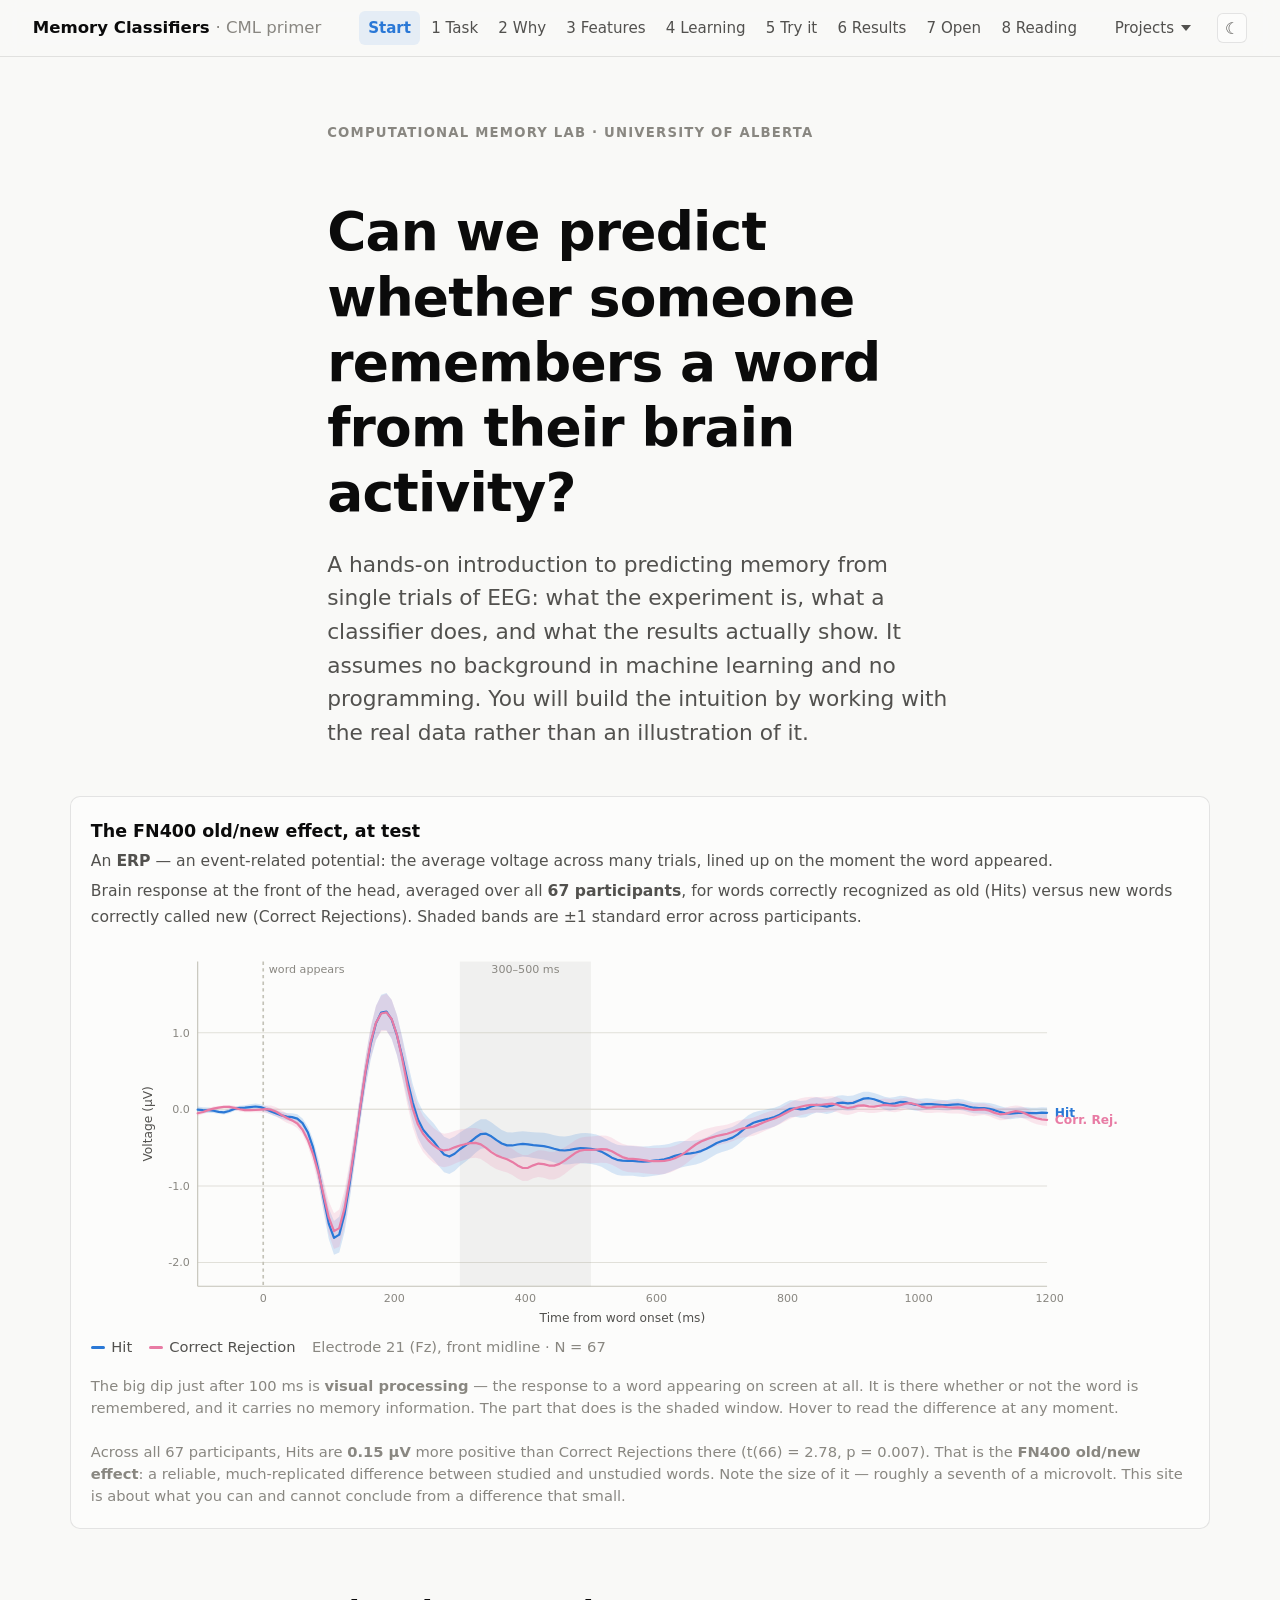
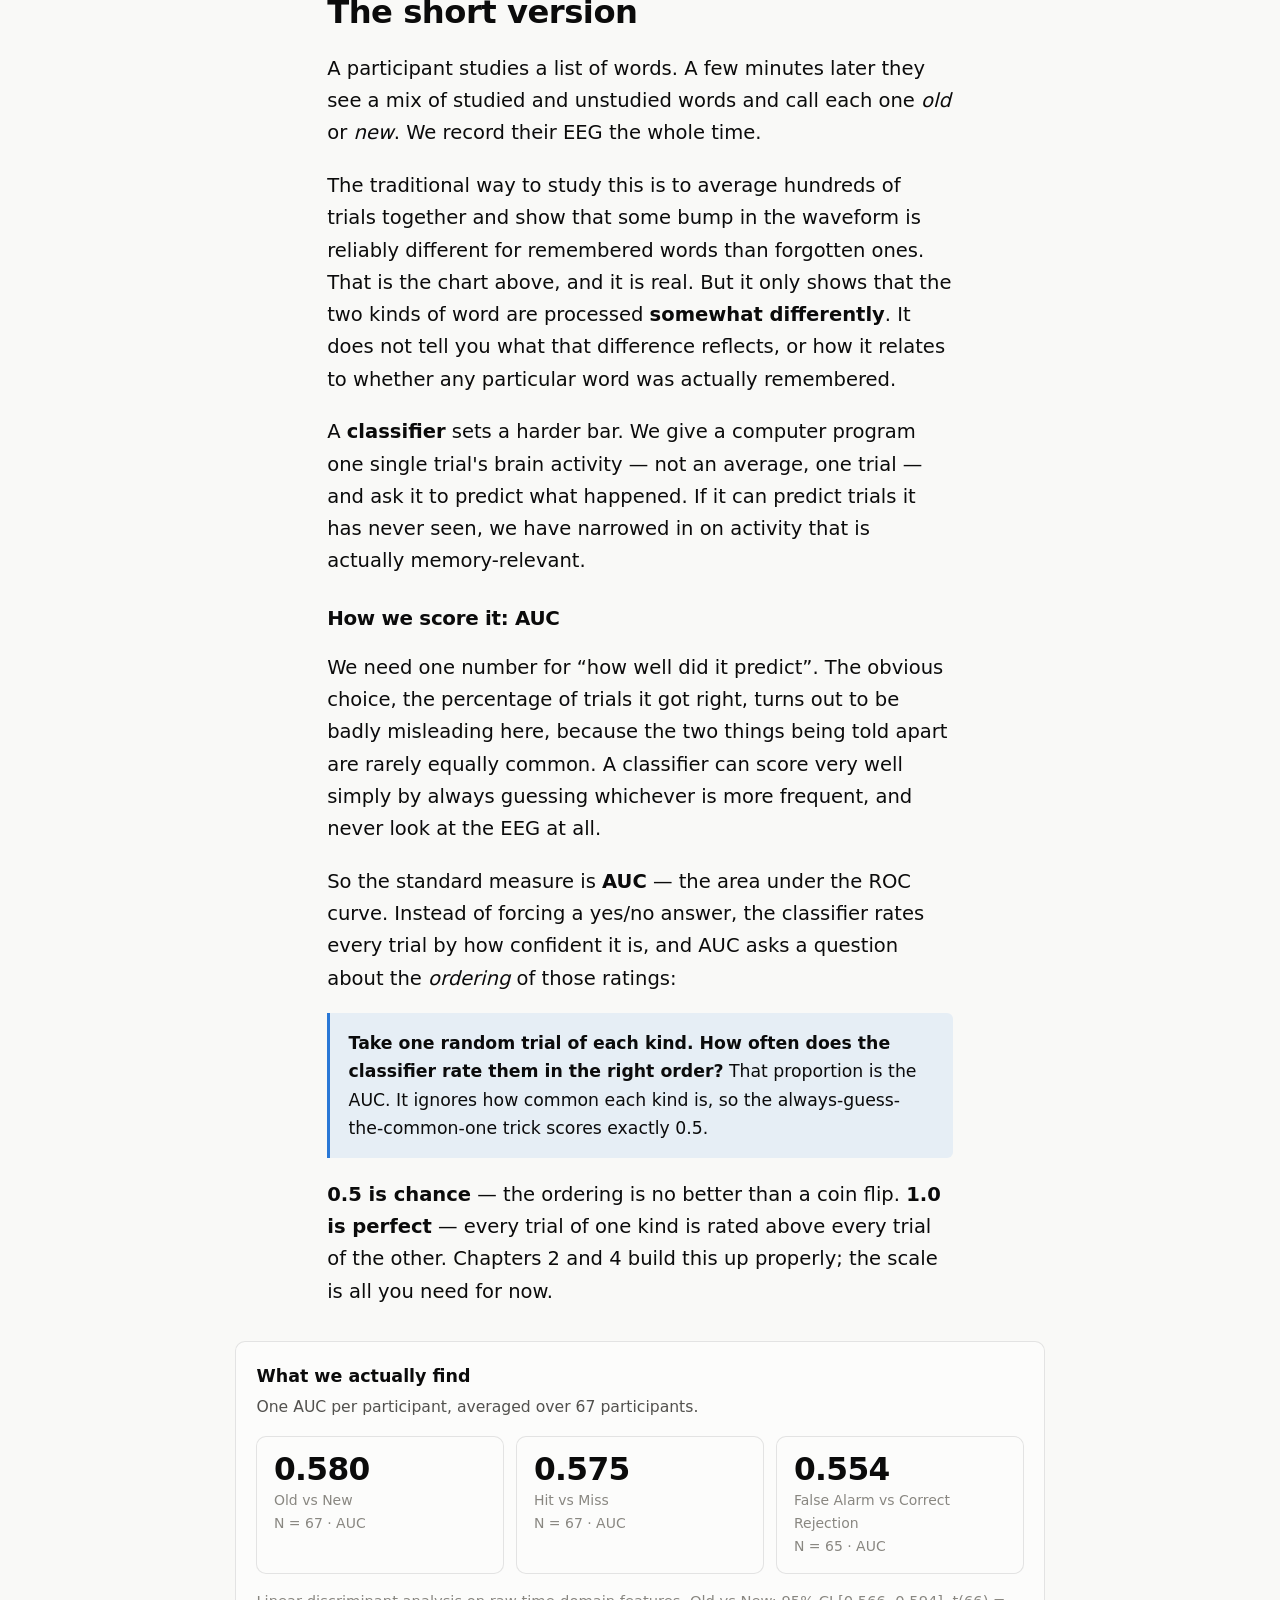
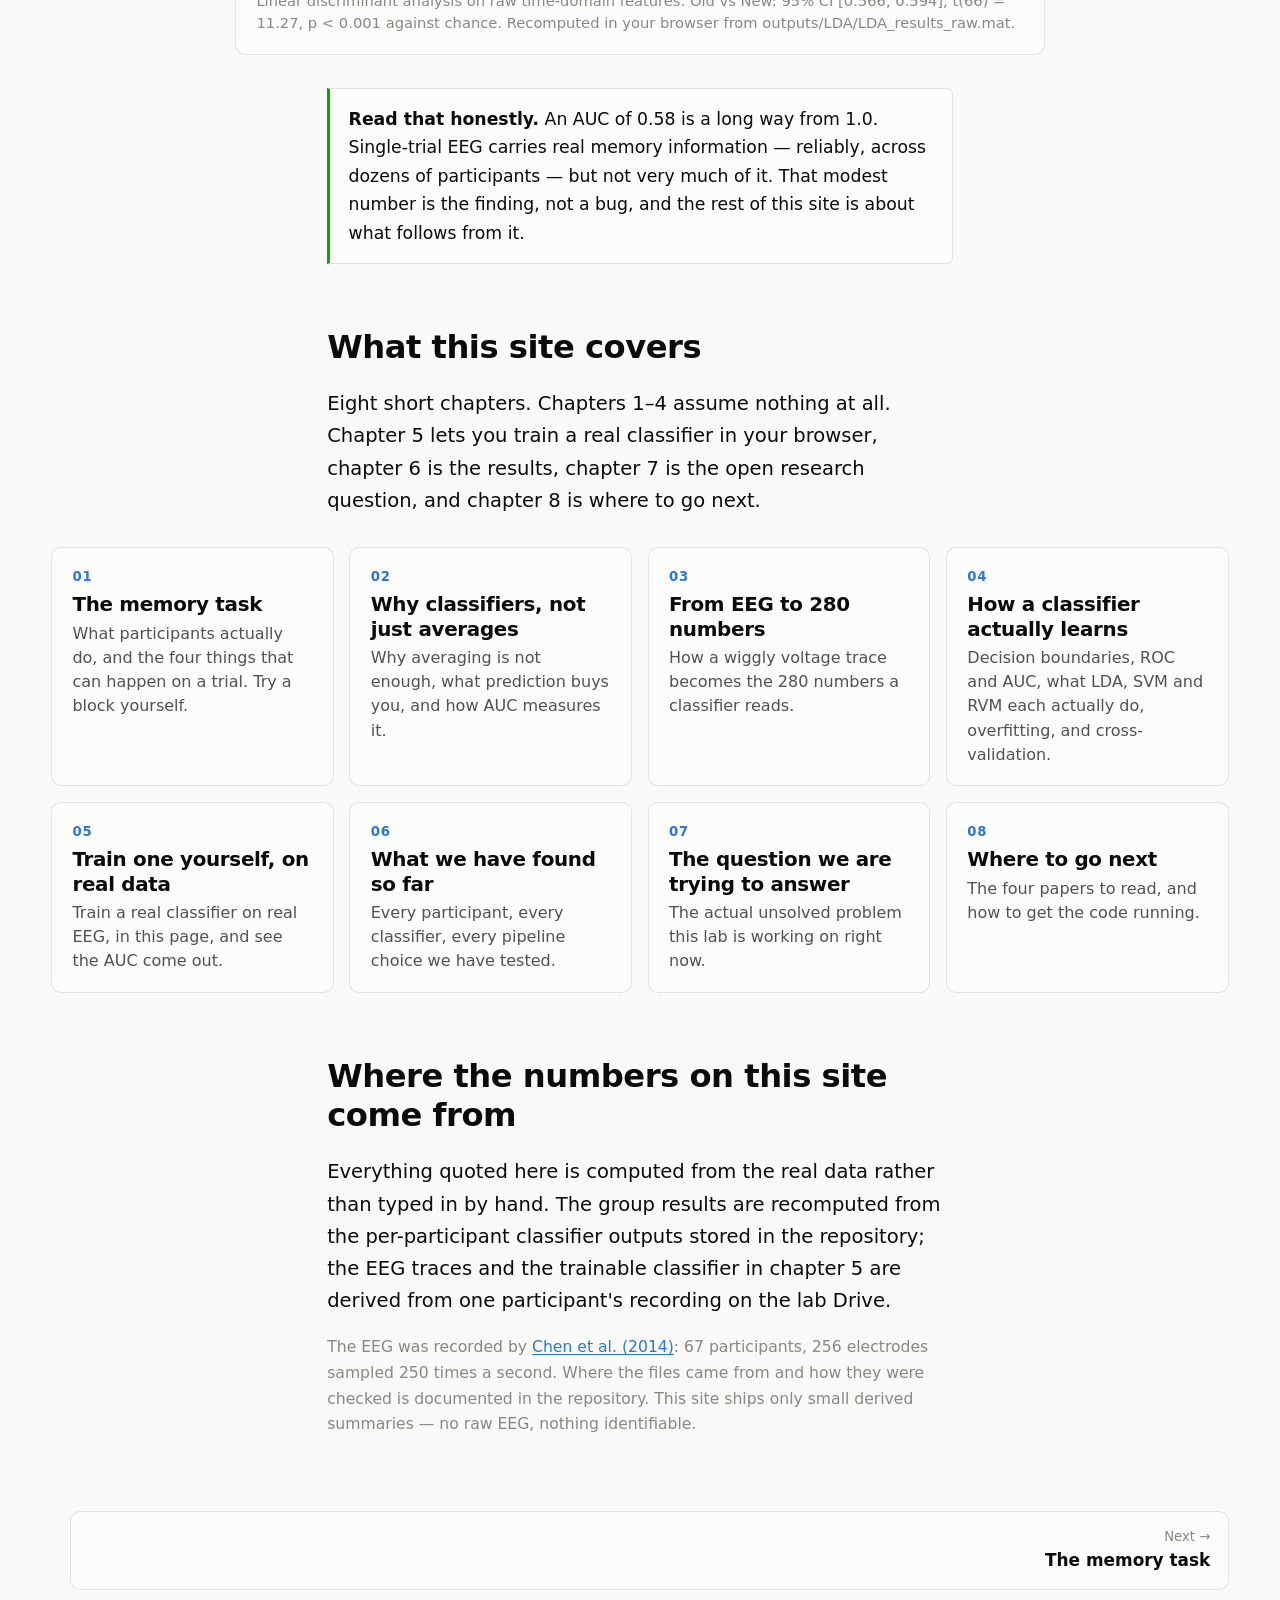
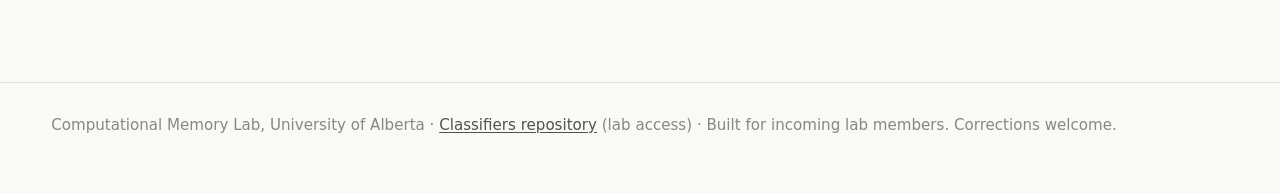
<file: index.html>
<!doctype html>
<html lang="en">
<head>
<meta charset="utf-8">
<meta name="viewport" content="width=device-width, initial-scale=1">
<title>Classifying memory from EEG — a primer | Computational Memory Lab</title>
<meta name="description" content="An interactive introduction to the recognition-memory task, pattern classifiers, and how the Computational Memory Lab applies them to single-trial EEG.">
<link rel="stylesheet" href="assets/site.css">
</head>
<body>

<header class="topbar">
  <a class="topbar__home" href="index.html">Memory Classifiers <span>· CML primer</span></a>
  <div class="topbar__spacer"></div>
  <nav class="topbar__nav" aria-label="Chapters"></nav>
  <button class="theme-toggle" type="button">☾</button>
</header>

<main class="wrap">

  <section style="padding: 3.5rem 0 0;">
    <div class="prose">
      <p class="eyebrow">Computational Memory Lab · University of Alberta</p>
      <h1>Can we predict whether someone remembers a word from their brain activity?</h1>
      <p class="lede">
        A hands-on introduction to predicting memory from single trials of EEG: what the
        experiment is, what a classifier does, and what the results actually show. It
        assumes no background in machine learning and no programming. You will build the
        intuition by working with the real data rather than an illustration of it.
      </p>
    </div>
  </section>

  <!-- The hook: the classic effect, and the question. -->
  <figure class="figure figure--wide" id="hook" style="margin-top: 2.5rem;">
    <div class="figure__title" id="hook-title">The FN400 old/new effect, at test</div>
    <div class="figure__sub" style="margin-bottom:0.2rem">
      An <b>ERP</b> — an event-related potential: the average voltage across many trials,
      lined up on the moment the word appeared.
    </div>
    <div class="figure__sub" id="hook-sub"></div>
    <div id="hook-chart"></div>
    <div class="legend" id="hook-legend" style="margin-top: 0.6rem;"></div>
    <div class="figure__note" id="hook-note-2"></div>
  </figure>

  <section class="chapter">
    <div class="prose">
      <h2>The short version</h2>
      <p>
        A participant studies a list of words. A few minutes later they see a mix of
        studied and unstudied words and call each one <em>old</em> or <em>new</em>.
        We record their EEG the whole time.
      </p>
      <p>
        The traditional way to study this is to average hundreds of trials together
        and show that some bump in the waveform is reliably different for remembered
        words than forgotten ones. That is the chart above, and it is real. But it only
        shows that the two kinds of word are processed <strong>somewhat differently</strong>.
        It does not tell you what that difference reflects, or how it relates to whether
        any particular word was actually remembered.
      </p>
      <p>
        A <strong>classifier</strong> sets a harder bar. We give a computer program
        one single trial's brain activity — not an average, one trial — and ask it to
        predict what happened. If it can predict trials it has never seen, we have
        narrowed in on activity that is actually memory-relevant.
      </p>
    </div>

    <div class="prose">
      <h3 style="margin-top:1.6rem">How we score it: AUC</h3>
      <p>
        We need one number for “how well did it predict”. The obvious choice, the
        percentage of trials it got right, turns out to be badly misleading here, because
        the two things being told apart are rarely equally common. A classifier can score
        very well simply by always guessing whichever is more frequent, and never look at
        the EEG at all.
      </p>
      <p>
        So the standard measure is <strong>AUC</strong> — the area under the ROC curve.
        Instead of forcing a yes/no answer, the classifier rates every trial by how
        confident it is, and AUC asks a question about the <em>ordering</em> of those
        ratings:
      </p>
      <div class="callout">
        <strong>Take one random trial of each kind. How often does the classifier rate
        them in the right order?</strong> That proportion is the AUC. It ignores how
        common each kind is, so the always-guess-the-common-one trick scores exactly 0.5.
      </div>
      <p>
        <strong>0.5 is chance</strong> — the ordering is no better than a coin flip.
        <strong>1.0 is perfect</strong> — every trial of one kind is rated above every
        trial of the other. Chapters 2 and 4 build this up properly; the scale is all you
        need for now.
      </p>
    </div>

    <div class="figure" style="max-width: 44rem;">
      <div class="figure__title">What we actually find</div>
      <div class="figure__sub">One AUC per participant, averaged over 67 participants.</div>
      <div class="stats" id="headline-stats"></div>
      <div class="figure__note" id="headline-note"></div>
    </div>

    <div class="prose">
      <div class="keypoint">
        <strong>Read that honestly.</strong> An AUC of 0.58 is a long way from 1.0.
        Single-trial EEG carries real memory information — reliably, across dozens of
        participants — but not very much of it. That modest number is the finding, not a
        bug, and the rest of this site is about what follows from it.
      </div>
    </div>
  </section>

  <section class="chapter">
    <div class="prose">
      <h2>What this site covers</h2>
      <p>
        Eight short chapters. Chapters 1–4 assume nothing at all. Chapter 5 lets you
        train a real classifier in your browser, chapter 6 is the results, chapter 7 is
        the open research question, and chapter 8 is where to go next.
      </p>
    </div>
    <div class="cards" id="chapter-cards" style="margin-top: 1.6rem;"></div>
  </section>

  <section class="chapter">
    <div class="prose">
      <h2>Where the numbers on this site come from</h2>
      <p>
        Everything quoted here is computed from the real data rather than typed in by
        hand. The group results are recomputed from the per-participant classifier
        outputs stored in the repository; the EEG traces and the trainable classifier in
        chapter 5 are derived from one participant's recording on the lab Drive.
      </p>
      <p class="small muted">
        The EEG was recorded by <a href="https://doi.org/10.1007/s00221-014-4003-0">Chen et al. (2014)</a>:
        67 participants, 256 electrodes sampled 250 times a second. Where the files came
        from and how they were checked is documented in the repository. This site ships
        only small derived summaries — no raw EEG, nothing identifiable.
      </p>
    </div>
  </section>

  <nav class="pager"></nav>
</main>

<footer class="footer">
  <div class="wrap">
    Computational Memory Lab, University of Alberta ·
    <a href="https://github.com/Computational-Memory-Lab/Classifiers">Classifiers repository</a> <span class="muted">(lab access)</span> ·
    Built for incoming lab members. Corrections welcome.
  </div>
</footer>

<script type="module">
import {
  initChrome, CHAPTERS, loadJSON, svgRoot, frame, scale, linePath, el,
  responsive, token, tooltip, tTest, mean, clientToViewBox,
} from './assets/site.js';

initChrome();

/* ---- chapter cards ---- */
const blurbs = {
  'task.html': 'What participants actually do, and the four things that can happen on a trial. Try a block yourself.',
  'why-classifiers.html': 'Why averaging is not enough, what prediction buys you, and how AUC measures it.',
  'features.html': 'How a wiggly voltage trace becomes the 280 numbers a classifier reads.',
  'how-it-learns.html': 'Decision boundaries, ROC and AUC, what LDA, SVM and RVM each actually do, overfitting, and cross-validation.',
  'try-it.html': 'Train a real classifier on real EEG, in this page, and see the AUC come out.',
  'results.html': 'Every participant, every classifier, every pipeline choice we have tested.',
  'open-question.html': 'The actual unsolved problem this lab is working on right now.',
  'reading.html': 'The four papers to read, and how to get the code running.',
};
document.getElementById('chapter-cards').innerHTML = CHAPTERS
  .filter((c) => c.href !== 'index.html')
  .map((c) => `<a href="${c.href}">
      <div class="n">${(c.short.match(/^\d+/) || [''])[0].padStart(2, '0')}</div>
      <h3>${c.title}</h3>
      <p>${blurbs[c.href] || ''}</p>
    </a>`).join('');

/* ---- headline stats ---- */
const P = await loadJSON('data/participants.json');
const tasks = [
  ['OldNew', 'Old vs New', 'Was the word actually studied?'],
  ['HitMiss', 'Hit vs Miss', 'Will a studied word be remembered?'],
  ['FAvsCR', 'False Alarm vs Correct Rejection', 'Will a new word be falsely called old?'],
];
document.getElementById('headline-stats').innerHTML = tasks.map(([k, label]) => {
  const g = P.group.lda[k];
  return `<div class="stat">
      <div class="stat__value">${g.mean.toFixed(3)}</div>
      <div class="stat__label">${label}<br><span class="muted">N = ${g.n} · AUC</span></div>
    </div>`;
}).join('');
const g0 = P.group.lda.OldNew;
document.getElementById('headline-note').textContent =
  `Linear discriminant analysis on raw time-domain features. Old vs New: `
  + `95% CI [${g0.ci[0].toFixed(3)}, ${g0.ci[1].toFixed(3)}], `
  + `t(${g0.df}) = ${g0.t.toFixed(2)}, p < 0.001 against chance. `
  + `Recomputed in your browser from outputs/LDA/LDA_results_raw.mat.`;

/* ---- hook chart: the grand-average old/new effect at Fz ----
   Deliberately the grand average, not one participant: a single person's ERP is
   far too noisy to show this. For participant 45 the Hit/CR difference here is
   about 0.02 µV, i.e. nothing. The effect is a group-level phenomenon. */
const G = await loadJSON('data/grand_erp.json');
const host = document.getElementById('hook-chart');
const series = [
  { key: 'Hit', label: 'Hit', color: '--c-hit' },
  { key: 'CR', label: 'Correct Rejection', color: '--c-cr' },
];
const wave = G.channels[String(G.fz)];

document.getElementById('hook-sub').innerHTML =
  `Brain response at the front of the head, averaged over all <b>${G.nParticipants} participants</b>, `
  + `for words correctly recognized as old (Hits) versus new words correctly called new `
  + `(Correct Rejections). Shaded bands are ±1 standard error across participants.`;
document.getElementById('hook-legend').innerHTML = series.map((s) =>
  `<span class="legend__item"><span class="legend__swatch legend__swatch--line" style="background:${token(s.color)}"></span>${s.label}</span>`
).join('') + `<span class="legend__item muted">Electrode ${G.fz} (Fz), front midline · N = ${wave.Hit.n}</span>`;

/* The classic effect, measured live: each participant's mean voltage in the
   FN400 window, Hit minus Correct Rejection, tested against zero. */
{
  const diffs = G.windowMeans
    .filter((r) => r.Fz_FN400_Hit !== null && r.Fz_FN400_CR !== null)
    .map((r) => r.Fz_FN400_Hit - r.Fz_FN400_CR);
  const s = tTest(diffs, 0);
  document.getElementById('hook-note-2').innerHTML =
    `The big dip just after 100 ms is <b>visual processing</b> — the response to a word `
    + `appearing on screen at all. It is there whether or not the word is remembered, and it `
    + `carries no memory information. The part that does is the shaded window. Hover to read `
    + `the difference at any moment.<br><br>`
    + `Across all ${diffs.length} participants, Hits are <b>${mean(diffs).toFixed(2)} µV</b> `
    + `more positive than Correct Rejections there `
    + `(t(${s.df}) = ${s.t.toFixed(2)}, p = ${s.p < 0.001 ? '< 0.001' : s.p.toFixed(3)}). `
    + `That is the <b>FN400 old/new effect</b>: a reliable, much-replicated difference between `
    + `studied and unstudied words. Note the size of it — roughly a seventh of a microvolt. `
    + `This site is about what you can and cannot conclude from a difference that small.`;
}

const tip = tooltip();

responsive(host, () => {
  const w = 900, h = 340;
  const pad = { l: 52, r: 84, t: 14, b: 34 };
  const svg = svgRoot(host, w, h);
  const all = series.flatMap((s) => wave[s.key].mean.flatMap((m, i) =>
    [m + wave[s.key].sem[i], m - wave[s.key].sem[i]]));
  const lo = Math.min(...all), hi = Math.max(...all);
  const padY = (hi - lo) * 0.12;
  const xs = scale(G.times[0], G.times[G.times.length - 1], pad.l, w - pad.r);
  const ys = scale(lo - padY, hi + padY, h - pad.b, pad.t);

  frame(svg, w, h, pad, xs, ys, {
    xLabel: 'Time from word onset (ms)',
    yLabel: 'Voltage (µV)',
    xTicks: [0, 200, 400, 600, 800, 1000, 1200],
    yFmt: (v) => v.toFixed(1),
  });

  // the FN400 window -- where the classic old/new difference is measured
  el('rect', {
    x: xs(300), y: pad.t, width: xs(500) - xs(300), height: h - pad.t - pad.b,
    fill: token('--text-muted'), opacity: 0.1,
  }, svg);
  el('text', { class: 'tick', x: (xs(300) + xs(500)) / 2, y: pad.t + 10, 'text-anchor': 'middle' }, svg)
    .textContent = '300–500 ms';

  // stimulus onset
  el('line', { x1: xs(0), x2: xs(0), y1: pad.t, y2: h - pad.b, stroke: token('--baseline'), 'stroke-width': 1.5, 'stroke-dasharray': '3 3' }, svg);
  el('text', { class: 'tick', x: xs(0) + 5, y: pad.t + 10 }, svg).textContent = 'word appears';
  el('line', { x1: pad.l, x2: w - pad.r, y1: ys(0), y2: ys(0), stroke: token('--gridline') }, svg);

  // SEM ribbons first, so the lines sit on top
  for (const s of series) {
    const d = wave[s.key];
    const up = G.times.map((t, i) => [xs(t), ys(d.mean[i] + d.sem[i])]);
    const dn = G.times.map((t, i) => [xs(t), ys(d.mean[i] - d.sem[i])]).reverse();
    el('path', {
      d: linePath(up) + linePath(dn).replace('M', 'L') + 'Z',
      fill: token(s.color), opacity: 0.18, stroke: 'none',
    }, svg);
  }
  for (const s of series) {
    const pts = G.times.map((t, i) => [xs(t), ys(wave[s.key].mean[i])]);
    el('path', { class: 'series-line', d: linePath(pts), stroke: token(s.color) }, svg);
    const last = pts[pts.length - 1];
    el('text', {
      class: 'direct-label', x: w - pad.r + 7, y: last[1] + 4, fill: token(s.color),
    }, svg).textContent = s.label === 'Correct Rejection' ? 'Corr. Rej.' : s.label;
  }

  // hover crosshair
  const cross = el('line', { y1: pad.t, y2: h - pad.b, stroke: token('--text-muted'), 'stroke-width': 1, opacity: 0 }, svg);
  const hit = el('rect', { x: pad.l, y: pad.t, width: w - pad.l - pad.r, height: h - pad.t - pad.b, fill: 'transparent' }, svg);
  hit.addEventListener('pointermove', (ev) => {
    const px = clientToViewBox(svg, ev).x;
    const t = xs.invert(px);
    let i = 0, best = Infinity;
    G.times.forEach((v, k) => { const d = Math.abs(v - t); if (d < best) { best = d; i = k; } });
    cross.setAttribute('x1', xs(G.times[i]));
    cross.setAttribute('x2', xs(G.times[i]));
    cross.setAttribute('opacity', 0.5);
    tip.show(
      `<b>${Math.round(G.times[i])} ms</b><br>`
      + series.map((s) => `<span style="color:${token(s.color)}">■</span> ${s.label}: <b>${wave[s.key].mean[i].toFixed(2)} µV</b> ± ${wave[s.key].sem[i].toFixed(2)}`).join('<br>')
      + `<br><span style="opacity:.6">difference: ${(wave.Hit.mean[i] - wave.CR.mean[i]).toFixed(2)} µV</span>`,
      ev.clientX, ev.clientY,
    );
  });
  hit.addEventListener('pointerleave', () => { cross.setAttribute('opacity', 0); tip.hide(); });
});
</script>
</body>
</html>
</file>
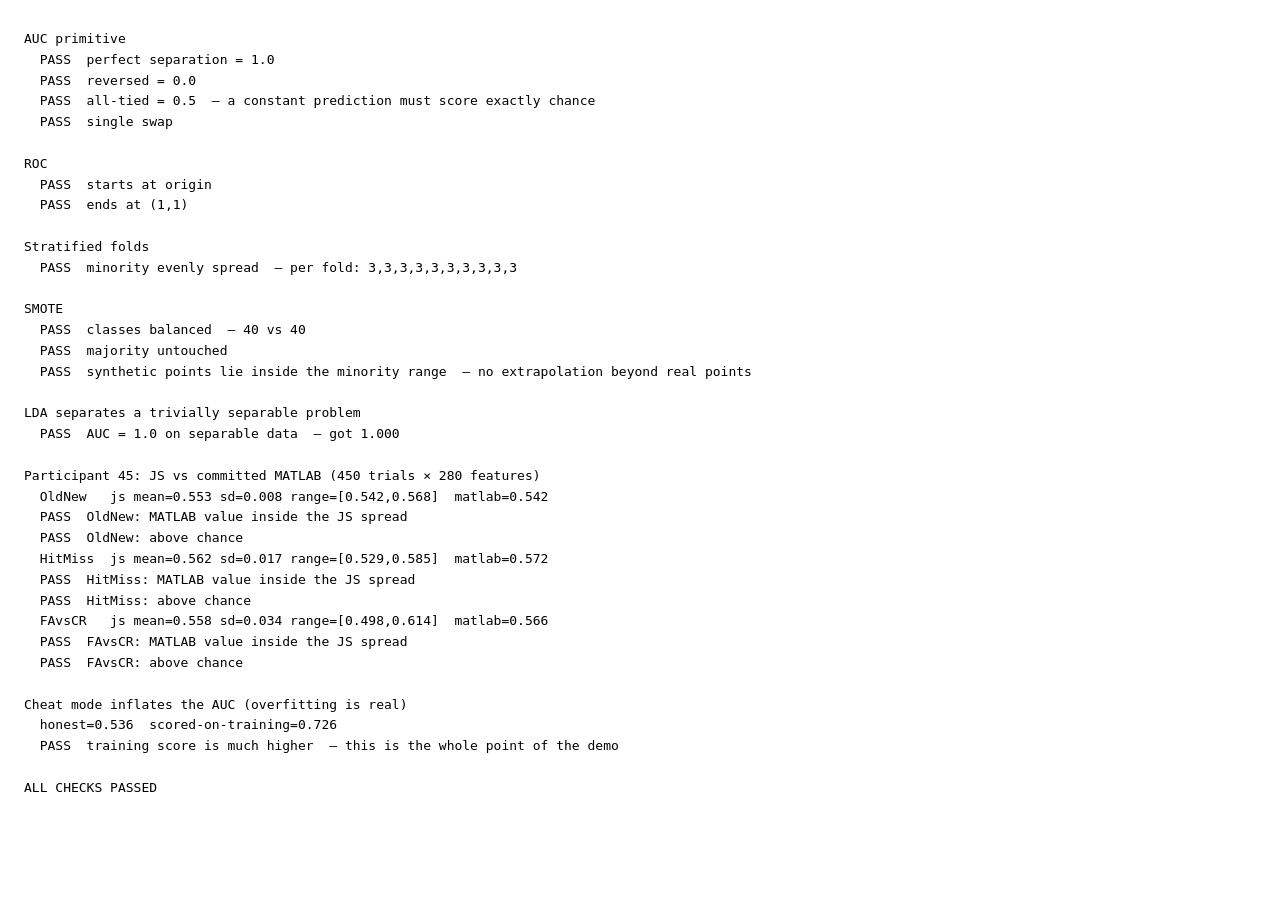
<file: _selftest.html>
<!doctype html>
<html lang="en">
<head><meta charset="utf-8"><title>self-test</title></head>
<body>
<!--
  Not part of the site. Open /_selftest.html (or load it headlessly) to check the
  in-browser classifier still reproduces the committed MATLAB AUCs for
  participant 45. Prints a report to the page and to the console.

  Expected: each task's MATLAB value falls inside the JS spread across fold seeds.
-->
<pre id="out" style="font:13px ui-monospace,Menlo,monospace;padding:1rem;line-height:1.6"></pre>
<script type="module">
import { loadJSON, loadBin, mean, sd, auc, roc } from './assets/site.js';
import { crossValidate, trainLDA, smote, stratifiedFolds } from './assets/lda.js';
import { rng } from './assets/site.js';

const out = document.getElementById('out');
const log = (s) => { out.textContent += s + '\n'; console.log(s); };
let fails = 0;
const check = (name, cond, detail) => {
  log(`${cond ? '  PASS' : '  FAIL'}  ${name}${detail ? '  — ' + detail : ''}`);
  if (!cond) fails++;
};

/* ---- unit checks on the primitives ---- */
log('AUC primitive');
check('perfect separation = 1.0', auc([0, 0, 1, 1], [1, 2, 3, 4]) === 1);
check('reversed = 0.0', auc([1, 1, 0, 0], [1, 2, 3, 4]) === 0);
check('all-tied = 0.5', auc([0, 1, 0, 1], [7, 7, 7, 7]) === 0.5,
  'a constant prediction must score exactly chance');
check('single swap', Math.abs(auc([0, 1, 0, 1], [1, 2, 3, 4]) - 0.75) < 1e-12);

log('\nROC');
{
  const pts = roc([0, 0, 1, 1], [1, 2, 3, 4]);
  check('starts at origin', pts[0][0] === 0 && pts[0][1] === 0);
  check('ends at (1,1)', pts[pts.length - 1][0] === 1 && pts[pts.length - 1][1] === 1);
}

log('\nStratified folds');
{
  const y = [...Array(30).fill(1), ...Array(70).fill(0)];
  const f = stratifiedFolds(y, 10, rng(1));
  const perFold = Array.from({ length: 10 }, (_, k) =>
    y.filter((v, i) => f[i] === k && v === 1).length);
  check('minority evenly spread', perFold.every((n) => n === 3), `per fold: ${perFold.join(',')}`);
}

log('\nSMOTE');
{
  const X = [...Array(10)].map((_, i) => Float64Array.from([i, i]))
    .concat([...Array(40)].map((_, i) => Float64Array.from([100 + i, 0])));
  const y = [...Array(10).fill(1), ...Array(40).fill(0)];
  const r = smote(X, y, rng(2));
  const n1 = r.y.filter((v) => v === 1).length;
  const n0 = r.y.filter((v) => v === 0).length;
  check('classes balanced', n1 === n0, `${n1} vs ${n0}`);
  check('majority untouched', n0 === 40);
  const synth = r.X.slice(50);
  check('synthetic points lie inside the minority range',
    synth.every((p) => p[0] >= 0 && p[0] <= 9), 'no extrapolation beyond real points');
}

log('\nLDA separates a trivially separable problem');
{
  const r = rng(3);
  const X = [], y = [];
  for (let i = 0; i < 60; i++) { X.push(Float64Array.from([r() + 2, r()])); y.push(1); }
  for (let i = 0; i < 60; i++) { X.push(Float64Array.from([r() - 2, r()])); y.push(0); }
  const score = trainLDA(X, y, 0.5);
  const a = auc(y, X.map(score));
  check('AUC = 1.0 on separable data', a === 1, `got ${a.toFixed(3)}`);
}

/* ---- the real check: participant 45 against MATLAB ---- */
const F = await loadJSON('data/features_45.json');
const buf = await loadBin('data/features_45.bin');
const raw = new Int16Array(buf);
const [N, P] = F.shape;
const codes = F.labels;

function buildSet(task) {
  const rows = [], y = [];
  for (let i = 0; i < N; i++) {
    const c = codes[i];
    let lab = null;
    if (task === 'OldNew') lab = (c === 1 || c === 2) ? 1 : 0;
    else if (task === 'HitMiss') lab = c === 1 ? 1 : c === 2 ? 0 : null;
    else lab = c === 4 ? 1 : c === 3 ? 0 : null;
    if (lab === null) continue;
    const row = new Float64Array(P);
    for (let k = 0; k < P; k++) row[k] = raw[i * P + k] * F.scale;
    rows.push(row); y.push(lab);
  }
  return { X: rows, y };
}

log(`\nParticipant ${F.participant}: JS vs committed MATLAB (${N} trials × ${P} features)`);
const MATLAB = { OldNew: 0.542, HitMiss: 0.572, FAvsCR: 0.566 };
const REPS = 12;
for (const task of ['OldNew', 'HitMiss', 'FAvsCR']) {
  const { X, y } = buildSet(task);
  const runs = [];
  for (let s = 0; s < REPS; s++) {
    const r = crossValidate(X, y, { gamma: 0.5, smote: true, folds: task === 'FAvsCR' ? 5 : 10 }, 500 + s);
    runs.push(mean(r.foldAucs));
  }
  const m = mean(runs), lo = Math.min(...runs), hi = Math.max(...runs);
  const ref = MATLAB[task];
  log(`  ${task.padEnd(8)} js mean=${m.toFixed(3)} sd=${sd(runs).toFixed(3)} range=[${lo.toFixed(3)},${hi.toFixed(3)}]  matlab=${ref}`);
  check(`${task}: MATLAB value inside the JS spread`, ref >= lo - 0.005 && ref <= hi + 0.005);
  check(`${task}: above chance`, m > 0.5);
}

log('\nCheat mode inflates the AUC (overfitting is real)');
{
  const { X, y } = buildSet('OldNew');
  const honest = mean(crossValidate(X, y, { gamma: 0.5, smote: true }, 7).foldAucs);
  const cheat = mean(crossValidate(X, y, { gamma: 0.5, smote: true, cheat: true }, 7).foldAucs);
  log(`  honest=${honest.toFixed(3)}  scored-on-training=${cheat.toFixed(3)}`);
  check('training score is much higher', cheat > honest + 0.15,
    'this is the whole point of the demo');
}

log(`\n${fails === 0 ? 'ALL CHECKS PASSED' : fails + ' CHECK(S) FAILED'}`);
document.title = fails === 0 ? 'selftest: PASS' : `selftest: ${fails} FAIL`;
</script>
</body>
</html>
</file>
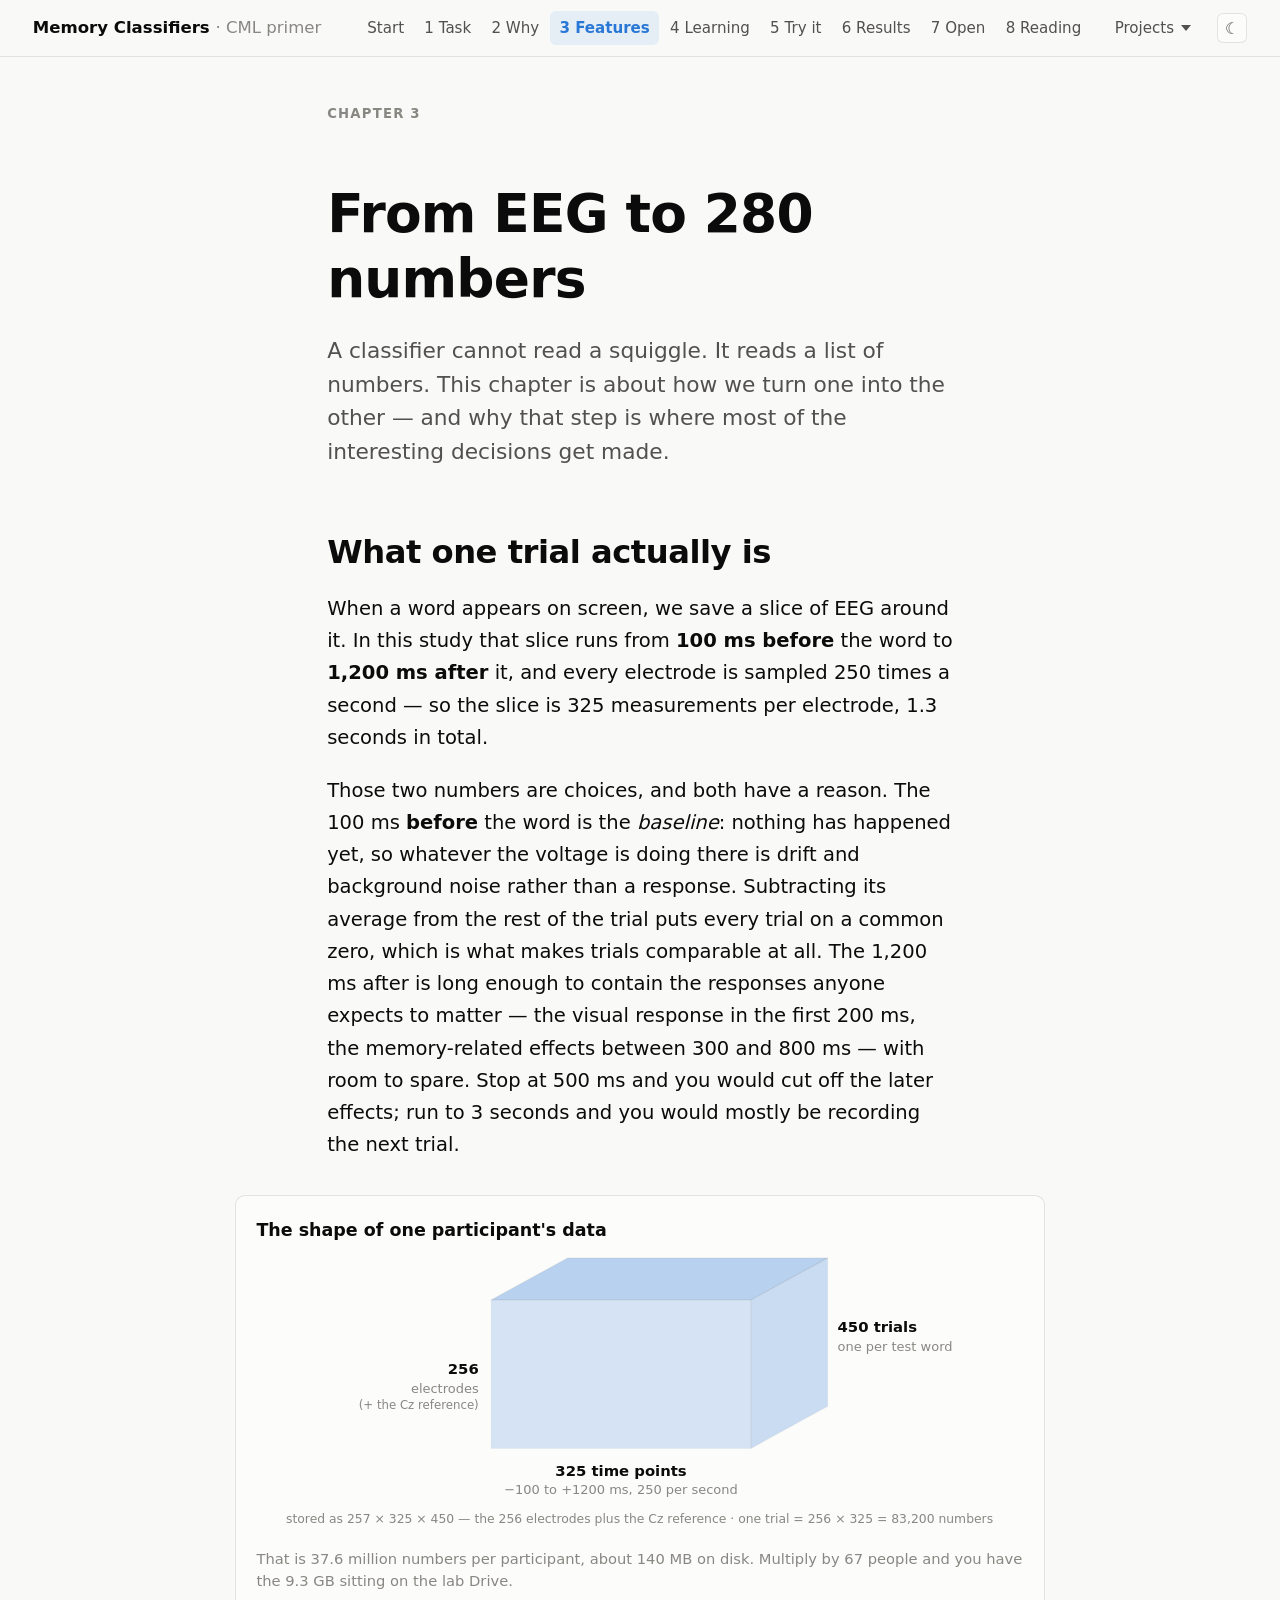
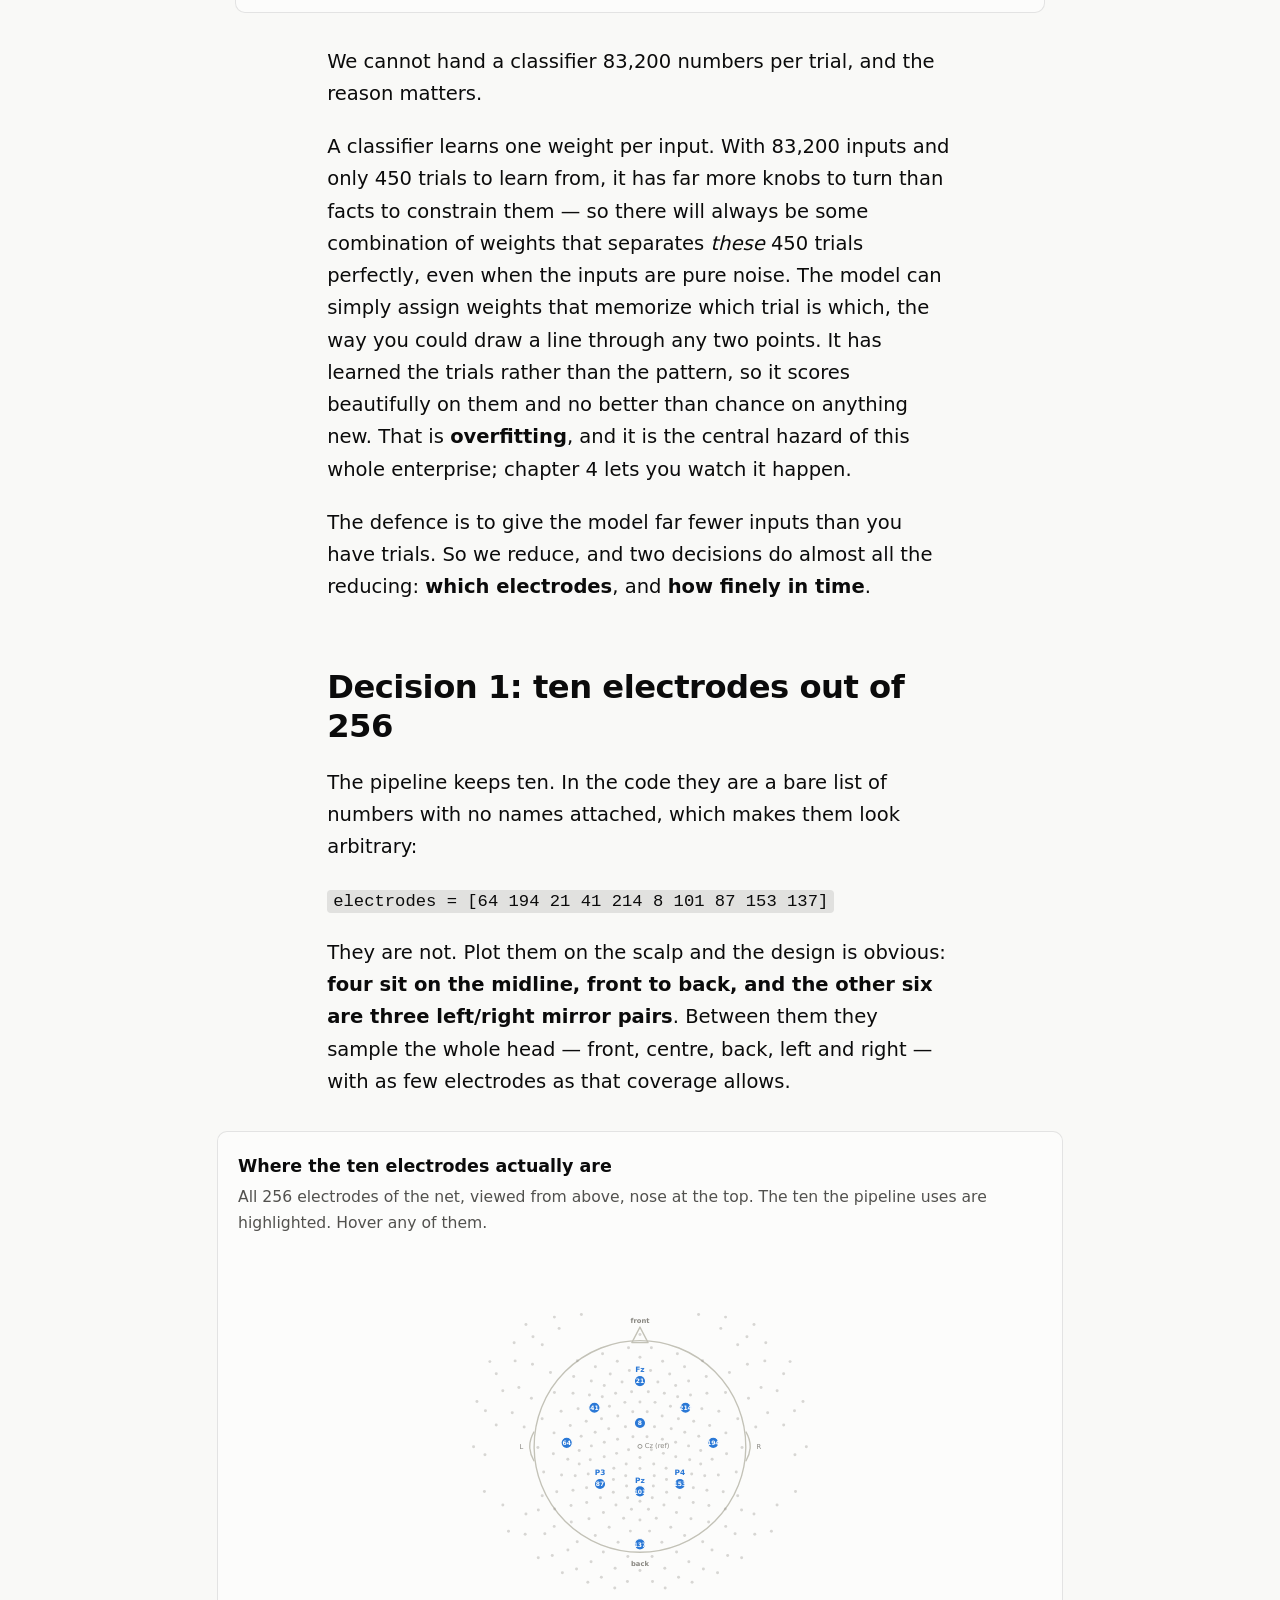
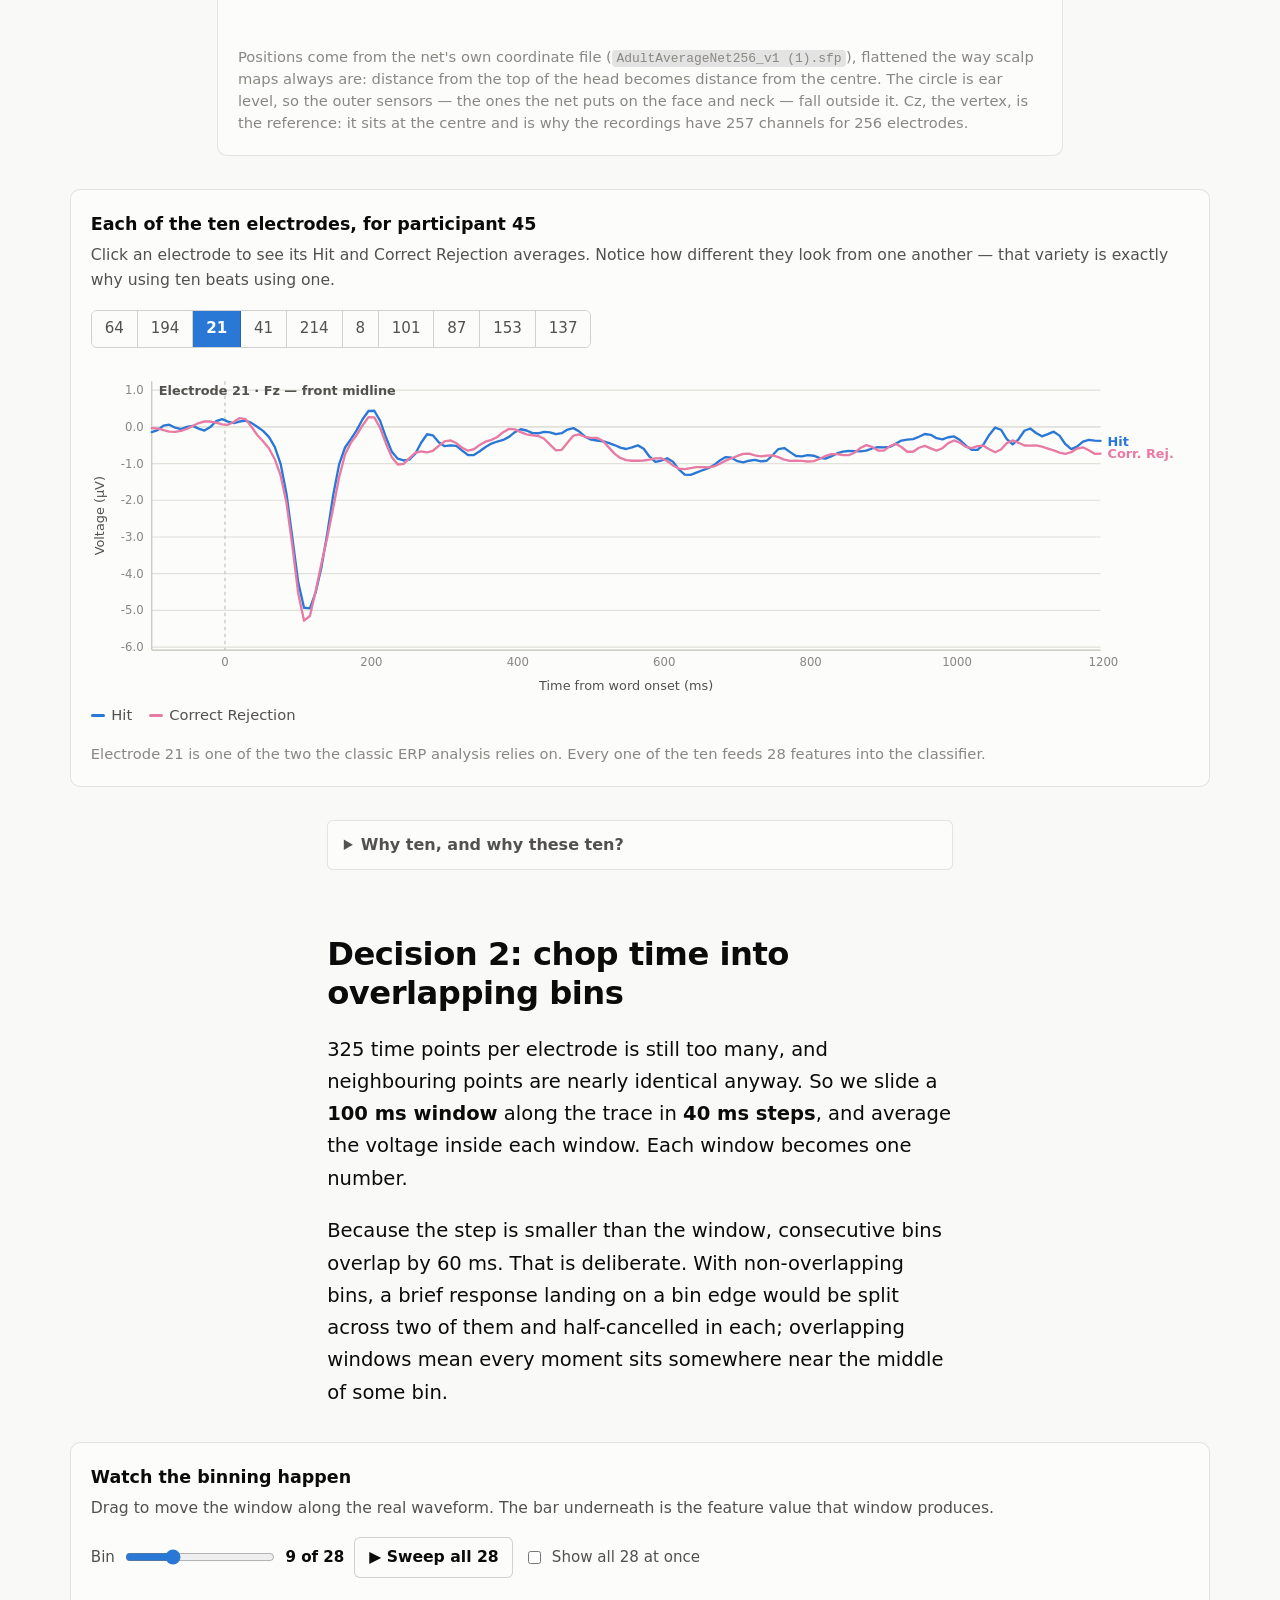
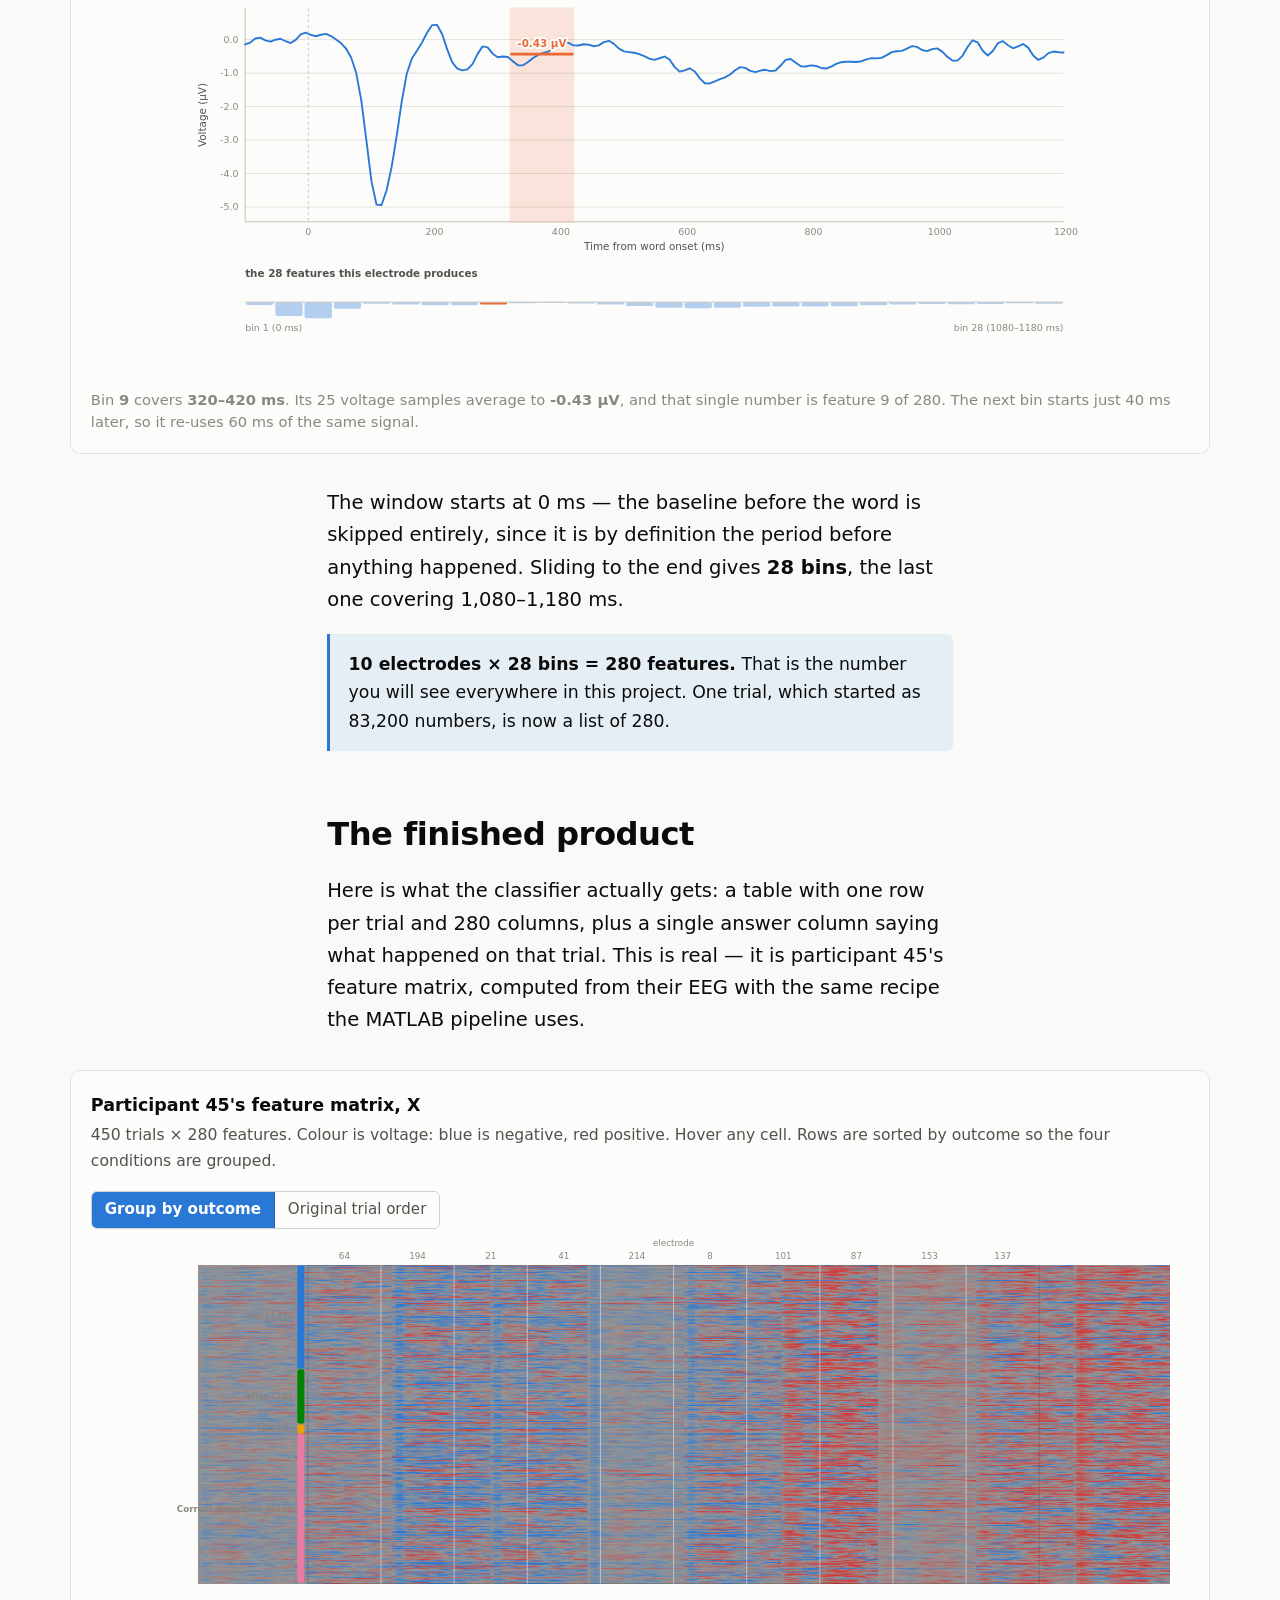
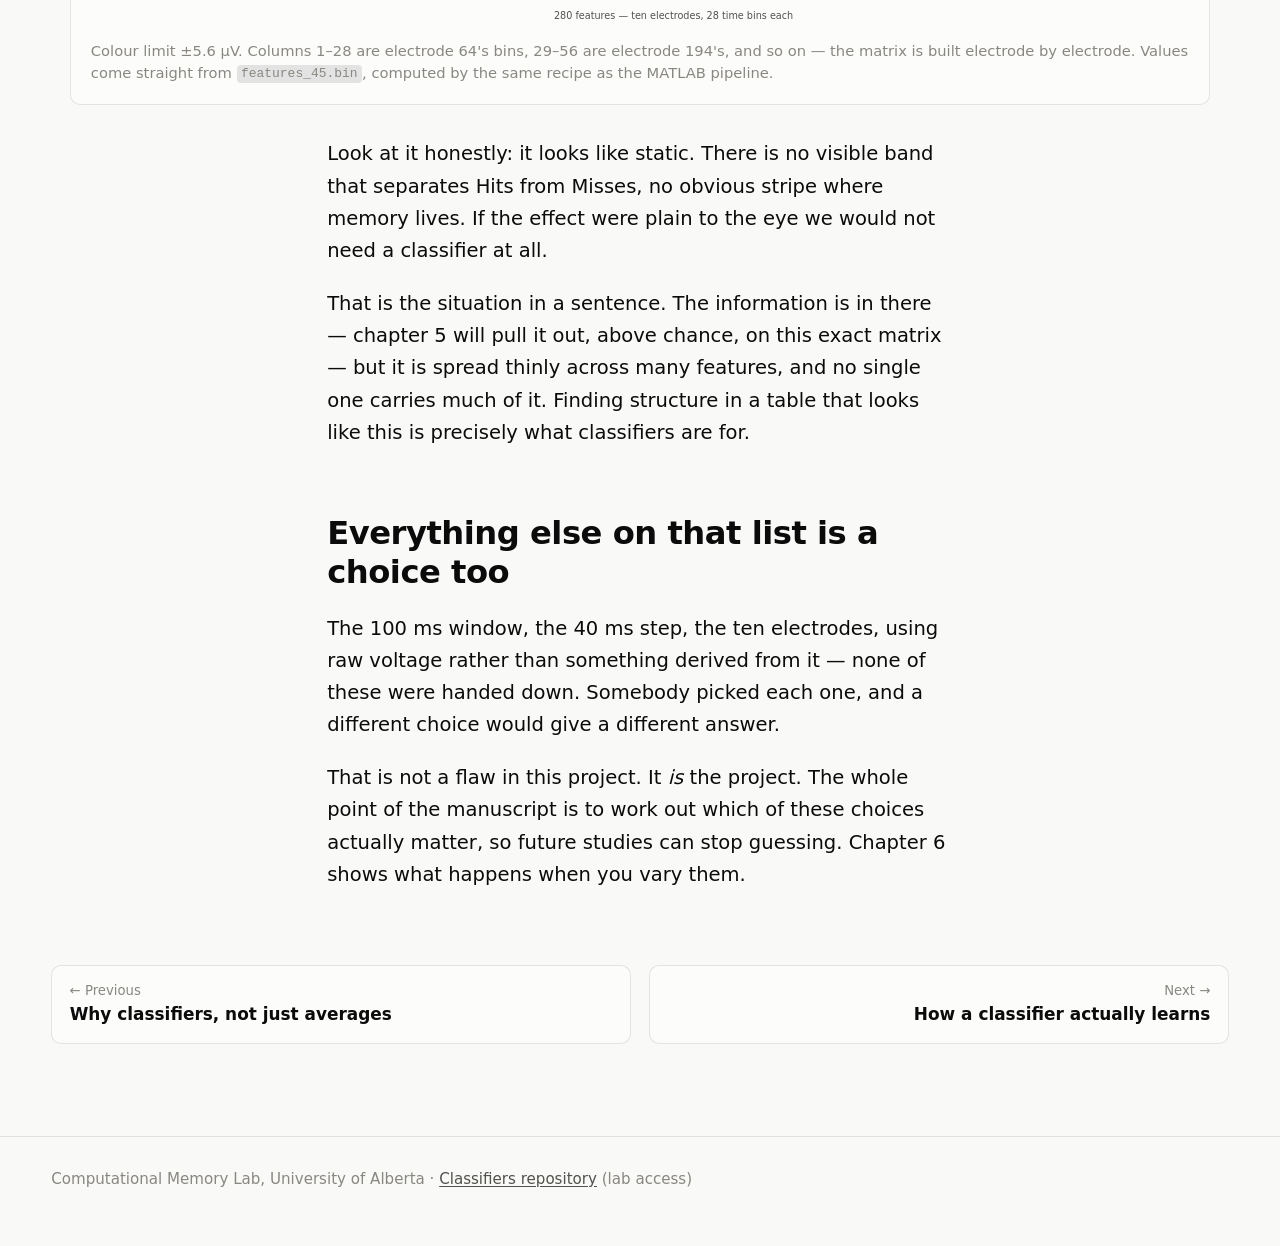
<file: features.html>
<!doctype html>
<html lang="en">
<head>
<meta charset="utf-8">
<meta name="viewport" content="width=device-width, initial-scale=1">
<title>3. From EEG to 280 numbers | CML primer</title>
<meta name="description" content="How one trial of 256-electrode EEG becomes the 280-number feature vector a classifier actually reads.">
<link rel="stylesheet" href="assets/site.css">
</head>
<body>

<header class="topbar">
  <a class="topbar__home" href="index.html">Memory Classifiers <span>· CML primer</span></a>
  <div class="topbar__spacer"></div>
  <nav class="topbar__nav" aria-label="Chapters"></nav>
  <button class="theme-toggle" type="button">☾</button>
</header>

<main class="wrap">
  <section style="padding: 2.5rem 0 0;">
    <div class="prose">
      <p class="eyebrow">Chapter 3</p>
      <h1>From EEG to 280 numbers</h1>
      <p class="lede">
        A classifier cannot read a squiggle. It reads a list of numbers. This chapter is
        about how we turn one into the other — and why that step is where most of the
        interesting decisions get made.
      </p>
    </div>
  </section>

  <section class="chapter">
    <div class="prose">
      <h2>What one trial actually is</h2>
      <p>
        When a word appears on screen, we save a slice of EEG around it. In this study
        that slice runs from <strong>100 ms before</strong> the word to
        <strong>1,200 ms after</strong> it, and every electrode is sampled 250 times a
        second — so the slice is 325 measurements per electrode, 1.3 seconds in total.
      </p>
      <p>
        Those two numbers are choices, and both have a reason. The 100 ms
        <strong>before</strong> the word is the <em>baseline</em>: nothing has happened
        yet, so whatever the voltage is doing there is drift and background noise rather
        than a response. Subtracting its average from the rest of the trial puts every
        trial on a common zero, which is what makes trials comparable at all. The 1,200 ms
        after is long enough to contain the responses anyone expects to matter — the
        visual response in the first 200 ms, the memory-related effects between 300 and
        800 ms —
        with room to spare. Stop at 500 ms and you would cut off the later effects; run to
        3 seconds and you would mostly be recording the next trial.
      </p>
    </div>

    <div class="figure" style="max-width: 44rem;">
      <div class="figure__title">The shape of one participant's data</div>
      <div id="cube"></div>
      <div class="figure__note">
        That is 37.6 million numbers per participant, about 140 MB on disk. Multiply by
        67 people and you have the 9.3 GB sitting on the lab Drive.
      </div>
    </div>

    <div class="prose">
      <p>
        We cannot hand a classifier 83,200 numbers per trial, and the reason matters.
      </p>
      <p>
        A classifier learns one weight per input. With 83,200 inputs and only 450 trials
        to learn from, it has far more knobs to turn than facts to constrain them — so
        there will always be some combination of weights that separates <em>these</em> 450
        trials perfectly, even when the inputs are pure noise. The model can simply assign
        weights that memorize which trial is which, the way you could draw a line through
        any two points. It has learned the trials rather than the pattern, so it scores
        beautifully on them and no better than chance on anything new. That is
        <strong>overfitting</strong>, and it is the central hazard of this whole
        enterprise; chapter 4 lets you watch it happen.
      </p>
      <p>
        The defence is to give the model far fewer inputs than you have trials. So we
        reduce, and two decisions do almost all the reducing: <strong>which
        electrodes</strong>, and <strong>how finely in time</strong>.
      </p>
    </div>
  </section>

  <section class="chapter">
    <div class="prose">
      <h2>Decision 1: ten electrodes out of 256</h2>
      <p>
        The pipeline keeps ten. In the code they are a bare list of numbers with no names
        attached, which makes them look arbitrary:
      </p>
      <p><code>electrodes = [64 194 21 41 214 8 101 87 153 137]</code></p>
      <p>
        They are not. Plot them on the scalp and the design is obvious: <strong>four sit
        on the midline, front to back, and the other six are three left/right mirror
        pairs</strong>. Between them they sample the whole head — front, centre, back,
        left and right — with as few electrodes as that coverage allows.
      </p>
    </div>

    <div class="figure" style="max-width: 46rem;">
      <div class="figure__title">Where the ten electrodes actually are</div>
      <div class="figure__sub">
        All 256 electrodes of the net, viewed from above, nose at the top. The ten the
        pipeline uses are highlighted. Hover any of them.
      </div>
      <div id="topo"></div>
      <div class="figure__note" id="topo-note"></div>
    </div>

    <div class="figure figure--wide">
      <div class="figure__title">Each of the ten electrodes, for participant 45</div>
      <div class="figure__sub">
        Click an electrode to see its Hit and Correct Rejection averages. Notice how
        different they look from one another — that variety is exactly why using ten
        beats using one.
      </div>
      <div class="controls" id="elec-controls"></div>
      <div id="elec-chart"></div>
      <div class="legend" id="elec-legend" style="margin-top:0.6rem"></div>
      <div class="figure__note" id="elec-note"></div>
    </div>

    <details class="aside" style="max-width:34rem;margin:1.4rem auto">
      <summary>Why ten, and why these ten?</summary>
      <p class="small">
        <b>Why so few:</b> the overfitting argument above. Ten electrodes × 28 bins is 280
        inputs against 450 trials, which is already a stretch; all 256 electrodes would be
        7,168 inputs and hopeless.
      </p>
      <p class="small">
        <b>Why these:</b> even coverage of the scalp, following the earlier study this
        project builds on (<a href="https://doi.org/10.1152/jn.00193.2020">Chakravarty et
        al., 2020</a>) so the results can be compared with it. The map shows the logic —
        a midline chain plus symmetric pairs. Two of them are the sites the classic ERP
        analysis uses anyway: Fz for the FN400 and P3 for the LPP.
      </p>
      <p class="small">
        <b>What is not known:</b> whether a different ten would do better. Nobody has
        swept it. It is on the list of unclaimed threads in chapter 7.
      </p>
    </details>
  </section>

  <section class="chapter">
    <div class="prose">
      <h2>Decision 2: chop time into overlapping bins</h2>
      <p>
        325 time points per electrode is still too many, and neighbouring points are
        nearly identical anyway. So we slide a <strong>100 ms window</strong> along the
        trace in <strong>40 ms steps</strong>, and average the voltage inside each
        window. Each window becomes one number.
      </p>
      <p>
        Because the step is smaller than the window, consecutive bins overlap by 60 ms.
        That is deliberate. With non-overlapping bins, a brief response landing on a bin
        edge would be split across two of them and half-cancelled in each; overlapping
        windows mean every moment sits somewhere near the middle of some bin.
      </p>
    </div>

    <div class="figure figure--wide">
      <div class="figure__title">Watch the binning happen</div>
      <div class="figure__sub">
        Drag to move the window along the real waveform. The bar underneath is the
        feature value that window produces.
      </div>
      <div class="controls">
        <label class="field">
          Bin
          <input type="range" id="bin-idx" min="0" max="27" value="8">
          <output id="bin-out"></output>
        </label>
        <button class="btn" id="bin-play">▶ Sweep all 28</button>
        <label class="field">
          <input type="checkbox" id="bin-all"> Show all 28 at once
        </label>
      </div>
      <div id="bin-chart"></div>
      <div class="figure__note" id="bin-note"></div>
    </div>

    <div class="prose">
      <p>
        The window starts at 0 ms — the baseline before the word is skipped entirely,
        since it is by definition the period before anything happened. Sliding to the end
        gives <strong>28 bins</strong>, the last one covering 1,080–1,180 ms.
      </p>
      <div class="callout">
        <strong>10 electrodes × 28 bins = 280 features.</strong> That is the number you
        will see everywhere in this project. One trial, which started as 83,200 numbers,
        is now a list of 280.
      </div>
    </div>
  </section>

  <section class="chapter">
    <div class="prose">
      <h2>The finished product</h2>
      <p>
        Here is what the classifier actually gets: a table with one row per trial and 280
        columns, plus a single answer column saying what happened on that trial. This is
        real — it is participant 45's feature matrix, computed from their EEG with the
        same recipe the MATLAB pipeline uses.
      </p>
    </div>

    <div class="figure figure--wide">
      <div class="figure__title">Participant 45's feature matrix, X</div>
      <div class="figure__sub">
        450 trials × 280 features. Colour is voltage: blue is negative, red positive.
        Hover any cell. Rows are sorted by outcome so the four conditions are grouped.
      </div>
      <div class="controls" id="mat-controls"></div>
      <div id="matrix-chart"></div>
      <div class="figure__note" id="matrix-note"></div>
    </div>

    <div class="prose">
      <p>
        Look at it honestly: it looks like static. There is no visible band that
        separates Hits from Misses, no obvious stripe where memory lives. If the effect
        were plain to the eye we would not need a classifier at all.
      </p>
      <p>
        That is the situation in a sentence. The information is in there — chapter 5 will
        pull it out, above chance, on this exact matrix — but it is spread thinly across
        many features, and no single one carries much of it. Finding structure in a table
        that looks like this is precisely what classifiers are for.
      </p>
    </div>
  </section>

  <section class="chapter">
    <div class="prose">
      <h2>Everything else on that list is a choice too</h2>
      <p>
        The 100 ms window, the 40 ms step, the ten electrodes, using raw voltage rather
        than something derived from it — none of these were handed down. Somebody picked
        each one, and a different choice would give a different answer.
      </p>
      <p>
        That is not a flaw in this project. It <em>is</em> the project. The whole point of
        the manuscript is to work out which of these choices actually matter, so future
        studies can stop guessing. Chapter 6 shows what happens when you vary them.
      </p>
    </div>
  </section>

  <nav class="pager"></nav>
</main>

<footer class="footer">
  <div class="wrap">
    Computational Memory Lab, University of Alberta ·
    <a href="https://github.com/Computational-Memory-Lab/Classifiers">Classifiers repository</a> <span class="muted">(lab access)</span>
  </div>
</footer>

<script type="module">
import {
  initChrome, loadJSON, loadBin, svgRoot, frame, scale, linePath, el,
  responsive, token, tooltip, mean, canvasOverlay, clientToViewBox,
} from './assets/site.js';

initChrome();
const tip = tooltip();

const E = await loadJSON('data/erp.json');
const M = await loadJSON('data/montage.json');
const F = await loadJSON('data/features_45.json');
const fbuf = await loadBin('data/features_45.bin');
const fraw = new Int16Array(fbuf);
const [nTrials, nFeat] = F.shape;
const X = (r, c) => fraw[r * nFeat + c] * F.scale;
const ELECS = F.electrodes;
const NBINS = F.binStartMs.length;

/* ================= data cube ================= */
{
  const host = document.getElementById('cube');
  responsive(host, () => {
    const w = 620, h = 230;
    const svg = svgRoot(host, w, h);
    const ox = 190, oy = 42, bw = 210, bh = 120, dx = 62, dy = -34;
    const face = (pts, fill, op) => el('polygon', {
      points: pts.map((p) => p.join(',')).join(' '),
      fill, opacity: op, stroke: token('--border-strong'), 'stroke-width': 1,
    }, svg);
    // front, top, side
    face([[ox, oy], [ox + bw, oy], [ox + bw, oy + bh], [ox, oy + bh]], token('--series-1'), 0.18);
    face([[ox, oy], [ox + dx, oy + dy], [ox + bw + dx, oy + dy], [ox + bw, oy]], token('--series-1'), 0.32);
    face([[ox + bw, oy], [ox + bw + dx, oy + dy], [ox + bw + dx, oy + bh + dy], [ox + bw, oy + bh]], token('--series-1'), 0.24);

    const lab = (x, y, t, anchor = 'middle', weight = 600, size = 12, fill = '--text-primary') =>
      el('text', { x, y, 'text-anchor': anchor, 'font-size': size, 'font-weight': weight,
        fill: token(fill) }, svg).textContent = t;

    lab(ox + bw / 2, oy + bh + 22, '325 time points', 'middle', 620);
    lab(ox + bw / 2, oy + bh + 37, '−100 to +1200 ms, 250 per second', 'middle', 400, 10.5, '--text-muted');
    lab(ox - 10, oy + bh / 2, '256', 'end', 620);
    lab(ox - 10, oy + bh / 2 + 15, 'electrodes', 'end', 400, 10.5, '--text-muted');
    lab(ox - 10, oy + bh / 2 + 28, '(+ the Cz reference)', 'end', 400, 9.5, '--text-muted');
    lab(ox + bw + dx + 8, oy + dy + bh / 2, '450 trials', 'start', 620);
    lab(ox + bw + dx + 8, oy + dy + bh / 2 + 15, 'one per test word', 'start', 400, 10.5, '--text-muted');

    el('text', { x: w / 2, y: h - 8, 'text-anchor': 'middle', class: 'tick' }, svg)
      .textContent = 'stored as 257 × 325 × 450 — the 256 electrodes plus the Cz reference  ·  one trial = 256 × 325 = 83,200 numbers';
  });
}

/* ================= scalp map ================= */
{
  const host = document.getElementById('topo');
  const note = document.getElementById('topo-note');
  const TEN = new Set(M.electrodes);
  const NAMES = M.names;                       // only the sites with standard names

  // Layout is already projected: +Y anterior, +X right ear, 1.0 = ear level.
  // The 256-channel net reaches past the ears and onto the face, so some
  // electrodes legitimately sit outside the head circle.
  const R = 1.62;

  note.innerHTML = `Positions come from the net's own coordinate file `
    + `(<code>${M.source}</code>), flattened the way scalp maps always are: distance from `
    + `the top of the head becomes distance from the centre. The circle is ear level, so `
    + `the outer sensors — the ones the net puts on the face and neck — fall outside it. `
    + `Cz, the vertex, is the reference: it sits at the centre and is why the recordings `
    + `have 257 channels for 256 electrodes.`;

  responsive(host, () => {
    const w = 560, h = 560;
    const svg = svgRoot(host, w, h);
    const cx = w / 2, cy = h / 2 + 8;
    const k = (w / 2 - 26) / R;                // data units -> px
    const X = (x) => cx + x * k;
    const Y = (y) => cy - y * k;               // +Y anterior = up

    const head = 1.0 * k;
    // nose
    el('path', { d: `M${cx - 12} ${cy - head + 3} L${cx} ${cy - head - 20} L${cx + 12} ${cy - head + 3} Z`,
      fill: 'none', stroke: token('--baseline'), 'stroke-width': 2, 'stroke-linejoin': 'round' }, svg);
    // ears
    for (const s of [-1, 1]) {
      el('path', {
        d: `M${cx + s * head} ${cy - 22} q${s * 13} 22 0 44`,
        fill: 'none', stroke: token('--baseline'), 'stroke-width': 2,
      }, svg);
    }
    el('circle', { cx, cy, r: head, fill: 'none', stroke: token('--baseline'), 'stroke-width': 2 }, svg);

    // every electrode that is not one of the ten
    for (const [label, p] of Object.entries(M.all)) {
      const n = +label.slice(1);
      if (TEN.has(n)) continue;
      el('circle', { cx: X(p[0]), cy: Y(p[1]), r: 2.2, fill: token('--text-muted'), opacity: 0.32 }, svg);
    }
    // the reference
    el('circle', { cx: X(M.cz[0]), cy: Y(M.cz[1]), r: 3, fill: 'none',
      stroke: token('--text-muted'), 'stroke-width': 1.2 }, svg);
    el('text', { x: X(M.cz[0]) + 7, y: Y(M.cz[1]) + 3, class: 'tick' }, svg).textContent = 'Cz (ref)';

    // the ten, on top
    for (const n of M.electrodes) {
      const p = M.all[`E${n}`];
      const named = NAMES[String(n)];
      const g = el('g', { style: 'cursor:pointer' }, svg);
      el('circle', { cx: X(p[0]), cy: Y(p[1]), r: 8.5, fill: token('--series-1'),
        stroke: token('--surface-1'), 'stroke-width': 2 }, g);
      el('text', { x: X(p[0]), y: Y(p[1]) + 3.3, 'text-anchor': 'middle', 'font-size': 9,
        'font-weight': 700, fill: '#fff' }, g).textContent = n;
      if (named) {
        el('text', { x: X(p[0]), y: Y(p[1]) - 13, 'text-anchor': 'middle', 'font-size': 11,
          'font-weight': 700, fill: token('--series-1'),
          stroke: token('--surface-1'), 'stroke-width': 3, 'stroke-linejoin': 'round',
          style: 'paint-order:stroke fill' }, g).textContent = named;
      }
      const side = Math.abs(p[0]) < 0.08 ? 'midline'
        : (p[0] < 0 ? 'left' : 'right');
      const ap = p[1] > 0.15 ? 'front' : p[1] < -0.15 ? 'back' : 'centre';
      const html = `<b>Electrode ${n}</b>${named ? ` · ${named}` : ''}<br>`
        + `${ap}, ${side}`
        + (named === 'Fz' ? '<br><span style="opacity:.75">the FN400 site</span>'
          : named === 'P3' ? '<br><span style="opacity:.75">the LPP site</span>' : '');
      g.addEventListener('pointerenter', (ev) => tip.show(html, ev.clientX, ev.clientY));
      g.addEventListener('pointermove', (ev) => tip.show(html, ev.clientX, ev.clientY));
      g.addEventListener('pointerleave', () => tip.hide());
    }

    // orientation
    el('text', { x: cx, y: cy - head - 26, 'text-anchor': 'middle', class: 'tick',
      'font-weight': 620 }, svg).textContent = 'front';
    el('text', { x: cx, y: cy + head + 20, 'text-anchor': 'middle', class: 'tick',
      'font-weight': 620 }, svg).textContent = 'back';
    el('text', { x: cx - head - 16, y: cy + 4, 'text-anchor': 'end', class: 'tick' }, svg).textContent = 'L';
    el('text', { x: cx + head + 16, y: cy + 4, class: 'tick' }, svg).textContent = 'R';
  });
}

/* ================= per-electrode ERPs ================= */
{
  const host = document.getElementById('elec-chart');
  const ctrls = document.getElementById('elec-controls');
  const note = document.getElementById('elec-note');
  const legend = document.getElementById('elec-legend');
  let cur = 21;

  const NAMES = { 21: 'Fz — front midline', 87: 'P3 — left parietal' };
  ctrls.innerHTML = `<div class="segmented">${ELECS.map((e) =>
    `<button data-e="${e}" aria-pressed="${e === cur}">${e}</button>`).join('')}</div>`;
  ctrls.querySelectorAll('button').forEach((b) => {
    b.onclick = () => {
      cur = +b.dataset.e;
      ctrls.querySelectorAll('button').forEach((o) => o.setAttribute('aria-pressed', +o.dataset.e === cur));
      draw();
    };
  });
  legend.innerHTML = `
    <span class="legend__item"><span class="legend__swatch legend__swatch--line" style="background:${token('--c-hit')}"></span>Hit</span>
    <span class="legend__item"><span class="legend__swatch legend__swatch--line" style="background:${token('--c-cr')}"></span>Correct Rejection</span>`;

  let draw;
  draw = () => {
    const wave = E.channels[String(cur)];
    const w = 940, h = 280;
    const pad = { l: 52, r: 76, t: 14, b: 36 };
    const svg = svgRoot(host, w, h);
    const all = [...wave.Hit, ...wave.CR];
    const lo = Math.min(...all), hi = Math.max(...all);
    const m = (hi - lo) * 0.14;
    const xs = scale(E.times[0], E.times[E.times.length - 1], pad.l, w - pad.r);
    const ys = scale(lo - m, hi + m, h - pad.b, pad.t);
    frame(svg, w, h, pad, xs, ys, {
      xLabel: 'Time from word onset (ms)', yLabel: 'Voltage (µV)',
      xTicks: [0, 200, 400, 600, 800, 1000, 1200], yFmt: (v) => v.toFixed(1),
    });
    el('line', { x1: xs(0), x2: xs(0), y1: pad.t, y2: h - pad.b, stroke: token('--baseline'), 'stroke-dasharray': '3 3' }, svg);
    el('line', { x1: pad.l, x2: w - pad.r, y1: ys(0), y2: ys(0), stroke: token('--gridline') }, svg);
    for (const [key, col, label] of [['Hit', '--c-hit', 'Hit'], ['CR', '--c-cr', 'Corr. Rej.']]) {
      const pts = E.times.map((t, i) => [xs(t), ys(wave[key][i])]);
      el('path', { class: 'series-line', d: linePath(pts), stroke: token(col) }, svg);
      el('text', { class: 'direct-label', x: w - pad.r + 6, y: pts[pts.length - 1][1] + 4,
        fill: token(col) }, svg).textContent = label;
    }
    el('text', { x: pad.l + 6, y: pad.t + 12, class: 'axis-label', 'font-weight': 640 }, svg)
      .textContent = NAMES[cur] ? `Electrode ${cur} · ${NAMES[cur]}` : `Electrode ${cur}`;
    note.textContent = NAMES[cur]
      ? `Electrode ${cur} is one of the two the classic ERP analysis relies on. Every one of the ten feeds 28 features into the classifier.`
      : `Electrode ${cur}. The pipeline gives this the same weight as Fz and P3 — the classifier decides for itself which are worth listening to.`;
  };
  responsive(host, draw);
}

/* ================= binning ================= */
{
  const host = document.getElementById('bin-chart');
  const note = document.getElementById('bin-note');
  const slider = document.getElementById('bin-idx');
  const out = document.getElementById('bin-out');
  const showAll = document.getElementById('bin-all');
  const CH = 21;
  const wave = E.channels[String(CH)].Hit;

  const binValue = (b) => {
    const lo = F.binStartMs[b], hi = lo + F.binWidthMs;
    const inWin = E.times.map((t, i) => (t >= lo && t < hi ? i : -1)).filter((i) => i >= 0);
    return mean(inWin.map((i) => wave[i]));
  };
  const vals = Array.from({ length: NBINS }, (_, b) => binValue(b));

  let draw;
  draw = () => {
    const b = +slider.value;
    const lo = F.binStartMs[b], hi = lo + F.binWidthMs;
    out.textContent = `${b + 1} of 28`;
    const w = 940, h = 400;
    const pad = { l: 52, r: 22, t: 14, b: 160 };
    const svg = svgRoot(host, w, h);
    const xs = scale(E.times[0], E.times[E.times.length - 1], pad.l, w - pad.r);
    const lo0 = Math.min(...wave), hi0 = Math.max(...wave);
    const ys = scale(lo0 - 0.5, hi0 + 0.5, h - pad.b, pad.t);
    frame(svg, w, h, pad, xs, ys, {
      yLabel: 'Voltage (µV)', xTicks: [0, 200, 400, 600, 800, 1000, 1200], yFmt: (v) => v.toFixed(1),
    });
    el('text', { x: (pad.l + w - pad.r) / 2, y: h - pad.b + 30, 'text-anchor': 'middle', class: 'axis-label' }, svg)
      .textContent = 'Time from word onset (ms)';

    if (showAll.checked) {
      for (let k = 0; k < NBINS; k++) {
        const a = F.binStartMs[k];
        el('rect', { x: xs(a), y: pad.t, width: xs(a + F.binWidthMs) - xs(a), height: h - pad.b - pad.t,
          fill: token('--series-1'), opacity: 0.05, stroke: token('--series-1'), 'stroke-opacity': 0.25 }, svg);
      }
    }
    // the active window
    el('rect', { x: xs(lo), y: pad.t, width: xs(hi) - xs(lo), height: h - pad.b - pad.t,
      fill: token('--series-6'), opacity: 0.16, stroke: token('--series-6'), 'stroke-width': 1.5 }, svg);

    el('path', { class: 'series-line', d: linePath(E.times.map((t, i) => [xs(t), ys(wave[i])])),
      stroke: token('--c-hit') }, svg);
    // the mean line inside the window
    el('line', { x1: xs(lo), x2: xs(hi), y1: ys(vals[b]), y2: ys(vals[b]),
      stroke: token('--series-6'), 'stroke-width': 3 }, svg);
    el('text', { x: (xs(lo) + xs(hi)) / 2, y: ys(vals[b]) - 8, 'text-anchor': 'middle',
      'font-size': 11, 'font-weight': 640, fill: token('--series-6'), stroke: token('--surface-1'), 'stroke-width': 4, 'stroke-linejoin': 'round', style: 'paint-order:stroke fill' }, svg)
      .textContent = `${vals[b].toFixed(2)} µV`;
    el('line', { x1: xs(0), x2: xs(0), y1: pad.t, y2: h - pad.b, stroke: token('--baseline'), 'stroke-dasharray': '3 3' }, svg);

    // the resulting 28 features as a bar strip
    const by = h - 92, bh = 34;
    el('text', { x: pad.l, y: by - 10, class: 'axis-label', 'font-weight': 620 }, svg)
      .textContent = 'the 28 features this electrode produces';
    const cw = (w - pad.l - pad.r) / NBINS;
    const lim = Math.max(...vals.map(Math.abs));
    for (let k = 0; k < NBINS; k++) {
      const x = pad.l + k * cw;
      const v = vals[k];
      const hgt = (Math.abs(v) / lim) * (bh / 2);
      // 2px gap between adjacent fills, ends anchored to the zero baseline
      el('rect', {
        x: x + 1, width: Math.max(1, cw - 2),
        y: v >= 0 ? by + bh / 2 - hgt : by + bh / 2,
        height: Math.max(1, hgt), rx: 2,
        fill: token(k === b ? '--series-6' : '--series-1'),
        opacity: k === b ? 1 : (showAll.checked ? 0.75 : 0.35),
      }, svg);
    }
    el('line', { x1: pad.l, x2: w - pad.r, y1: by + bh / 2, y2: by + bh / 2, stroke: token('--baseline') }, svg);
    el('text', { x: pad.l, y: by + bh + 14, class: 'tick' }, svg).textContent = 'bin 1 (0 ms)';
    el('text', { x: w - pad.r, y: by + bh + 14, 'text-anchor': 'end', class: 'tick' }, svg).textContent = 'bin 28 (1080\u20131180 ms)';

    note.innerHTML = `Bin <b>${b + 1}</b> covers <b>${lo}–${lo + F.binWidthMs} ms</b>. `
      + `Its 25 voltage samples average to <b>${vals[b].toFixed(2)} µV</b>, and that single number is `
      + `feature ${b + 1} of 280. The next bin starts just ${F.binStepMs} ms later, so it re-uses 60 ms of the same signal.`;
  };
  slider.addEventListener('input', draw);
  showAll.addEventListener('change', draw);
  let timer = null;
  document.getElementById('bin-play').onclick = (ev) => {
    if (timer) { clearInterval(timer); timer = null; ev.target.textContent = '▶ Sweep all 28'; return; }
    ev.target.textContent = '❚❚ Pause';
    slider.value = 0; draw();
    timer = setInterval(() => {
      const v = +slider.value;
      if (v >= 27) { clearInterval(timer); timer = null; ev.target.textContent = '▶ Sweep all 28'; return; }
      slider.value = v + 1; draw();
    }, 220);
  };
  responsive(host, draw);
}

/* ================= feature matrix heatmap ================= */
{
  const host = document.getElementById('matrix-chart');
  const ctrls = document.getElementById('mat-controls');
  const note = document.getElementById('matrix-note');
  const NAMES = { 1: 'Hit', 2: 'Miss', 3: 'Correct Rejection', 4: 'False Alarm' };
  const COLS = { 1: '--c-hit', 2: '--c-miss', 3: '--c-cr', 4: '--c-fa' };

  // sort rows by condition
  const order = [];
  for (const c of [1, 2, 4, 3]) F.labels.forEach((v, i) => { if (v === c) order.push(i); });

  let sortBy = 'cond';
  ctrls.innerHTML = `<div class="segmented" id="mat-sort">
      <button data-v="cond" aria-pressed="true">Group by outcome</button>
      <button data-v="orig" aria-pressed="false">Original trial order</button>
    </div>`;
  ctrls.querySelectorAll('#mat-sort button').forEach((b) => {
    b.onclick = () => {
      sortBy = b.dataset.v;
      ctrls.querySelectorAll('#mat-sort button').forEach((o) => o.setAttribute('aria-pressed', o.dataset.v === sortBy));
      draw();
    };
  });

  // robust colour limit
  const sample = [];
  for (let i = 0; i < nTrials; i += 3) for (let j = 0; j < nFeat; j += 3) sample.push(Math.abs(X(i, j)));
  sample.sort((a, b) => a - b);
  const lim = sample[Math.floor(sample.length * 0.97)];

  note.innerHTML = `Colour limit ±${lim.toFixed(1)} µV. Columns 1–28 are electrode ${ELECS[0]}'s bins, `
    + `29–56 are electrode ${ELECS[1]}'s, and so on — the matrix is built electrode by electrode. `
    + `Values come straight from <code>features_45.bin</code>, computed by the same recipe as the MATLAB pipeline.`;

  let draw;
  draw = () => {
    const w = 940, h = 430;
    const pad = { l: 92, r: 16, t: 22, b: 46 };
    const svg = svgRoot(host, w, h);
    const pw = w - pad.l - pad.r, ph = h - pad.t - pad.b;
    const rows = sortBy === 'cond' ? order : Array.from({ length: nTrials }, (_, i) => i);

    // render to a canvas for speed, then embed
    const cvs = document.createElement('canvas');
    cvs.width = nFeat; cvs.height = nTrials;
    const ctx = cvs.getContext('2d');
    const img = ctx.createImageData(nFeat, nTrials);
    // diverging blue <-> red with a neutral midpoint
    for (let r = 0; r < nTrials; r++) {
      for (let c = 0; c < nFeat; c++) {
        const v = Math.max(-1, Math.min(1, X(rows[r], c) / lim));
        const t = (v + 1) / 2;
        // blue (42,120,214) -> neutral (150,150,148) -> red (208,59,59)
        let R, G, B;
        if (t < 0.5) {
          const u = t * 2;
          R = 42 + (150 - 42) * u; G = 120 + (150 - 120) * u; B = 214 + (148 - 214) * u;
        } else {
          const u = (t - 0.5) * 2;
          R = 150 + (208 - 150) * u; G = 150 + (59 - 150) * u; B = 148 + (59 - 148) * u;
        }
        const o = (r * nFeat + c) * 4;
        img.data[o] = R; img.data[o + 1] = G; img.data[o + 2] = B; img.data[o + 3] = 255;
      }
    }
    ctx.putImageData(img, 0, 0);
    // Blit onto a canvas laid over the plot area rather than round-tripping
    // through toDataURL() and an SVG <image>, which decodes asynchronously.
    const out = canvasOverlay(host, svg, w, h, { x: pad.l, y: pad.t, w: pw, h: ph }, 1);
    out.imageSmoothingEnabled = false;
    out.drawImage(cvs, 0, 0, pw, ph);
    el('rect', { x: pad.l, y: pad.t, width: pw, height: ph, fill: 'none', stroke: token('--border-strong') }, svg);

    // electrode boundaries
    for (let e = 1; e < ELECS.length; e++) {
      const x = pad.l + (e * NBINS / nFeat) * pw;
      el('line', { x1: x, x2: x, y1: pad.t, y2: pad.t + ph, stroke: token('--surface-1'), 'stroke-width': 1, opacity: 0.55 }, svg);
    }
    ELECS.forEach((e, i) => {
      const x = pad.l + ((i + 0.5) * NBINS / nFeat) * pw;
      el('text', { x, y: pad.t - 7, 'text-anchor': 'middle', class: 'tick' }, svg).textContent = e;
    });
    el('text', { x: pad.l + pw / 2, y: h - 6, 'text-anchor': 'middle', class: 'axis-label' }, svg)
      .textContent = '280 features — ten electrodes, 28 time bins each';
    el('text', { x: pad.l + pw / 2, y: pad.t - 22, 'text-anchor': 'middle', class: 'tick' }, svg)
      .textContent = 'electrode';

    // condition ribbon
    if (sortBy === 'cond') {
      let y = pad.t;
      for (const c of [1, 2, 4, 3]) {
        const n = F.labels.filter((v) => v === c).length;
        const hh = (n / nTrials) * ph;
        el('rect', { x: pad.l - 12, y, width: 8, height: Math.max(1, hh - 1), rx: 2, fill: token(COLS[c]) }, svg);
        if (hh > 13) {
          el('text', { x: pad.l - 18, y: y + hh / 2 + 3.5, 'text-anchor': 'end', class: 'tick',
            fill: token('--text-secondary'), 'font-weight': 600 }, svg).textContent = `${NAMES[c]} (${n})`;
        } else {
          el('text', { x: pad.l - 18, y: y + hh / 2 + 3.5, 'text-anchor': 'end', class: 'tick',
            fill: token(COLS[c]), 'font-weight': 600 }, svg).textContent = `FA (${n})`;
        }
        y += hh;
      }
    } else {
      el('text', { x: pad.l - 10, y: pad.t + ph / 2, 'text-anchor': 'middle', class: 'axis-label',
        transform: `rotate(-90 ${pad.l - 10} ${pad.t + ph / 2})` }, svg).textContent = '450 trials, as recorded';
    }

    // colour key
    const kx = w - pad.r - 130, ky = pad.t + 6;
    const defs = el('defs', {}, svg);
    const g = el('linearGradient', { id: 'divg', x1: '0', x2: '1' }, defs);
    el('stop', { offset: '0', 'stop-color': 'rgb(42,120,214)' }, g);
    el('stop', { offset: '0.5', 'stop-color': 'rgb(150,150,148)' }, g);
    el('stop', { offset: '1', 'stop-color': 'rgb(208,59,59)' }, g);

    // hover
    const hit = el('rect', { x: pad.l, y: pad.t, width: pw, height: ph, fill: 'transparent', style: 'cursor:crosshair' }, svg);
    hit.addEventListener('pointermove', (ev) => {
      const { x: fx, y: fy } = clientToViewBox(svg, ev);
      const c = Math.floor(((fx - pad.l) / pw) * nFeat);
      const r = Math.floor(((fy - pad.t) / ph) * nTrials);
      if (c < 0 || c >= nFeat || r < 0 || r >= nTrials) return;
      const trialIdx = rows[r];
      const e = ELECS[Math.floor(c / NBINS)];
      const b = c % NBINS;
      const code = F.labels[trialIdx];
      tip.show(
        `<b>Trial ${trialIdx + 1}</b> — <span style="color:${token(COLS[code])}">${NAMES[code]}</span><br>`
        + `electrode <b>${e}</b>, bin <b>${b + 1}</b> (${F.binStartMs[b]}–${F.binStartMs[b] + F.binWidthMs} ms)<br>`
        + `value: <b>${X(trialIdx, c).toFixed(2)} µV</b><br>`
        + `<span style="opacity:.6">feature ${c + 1} of 280</span>`,
        ev.clientX, ev.clientY,
      );
    });
    hit.addEventListener('pointerleave', () => tip.hide());
  };
  responsive(host, draw);
}
</script>
</body>
</html>
</file>
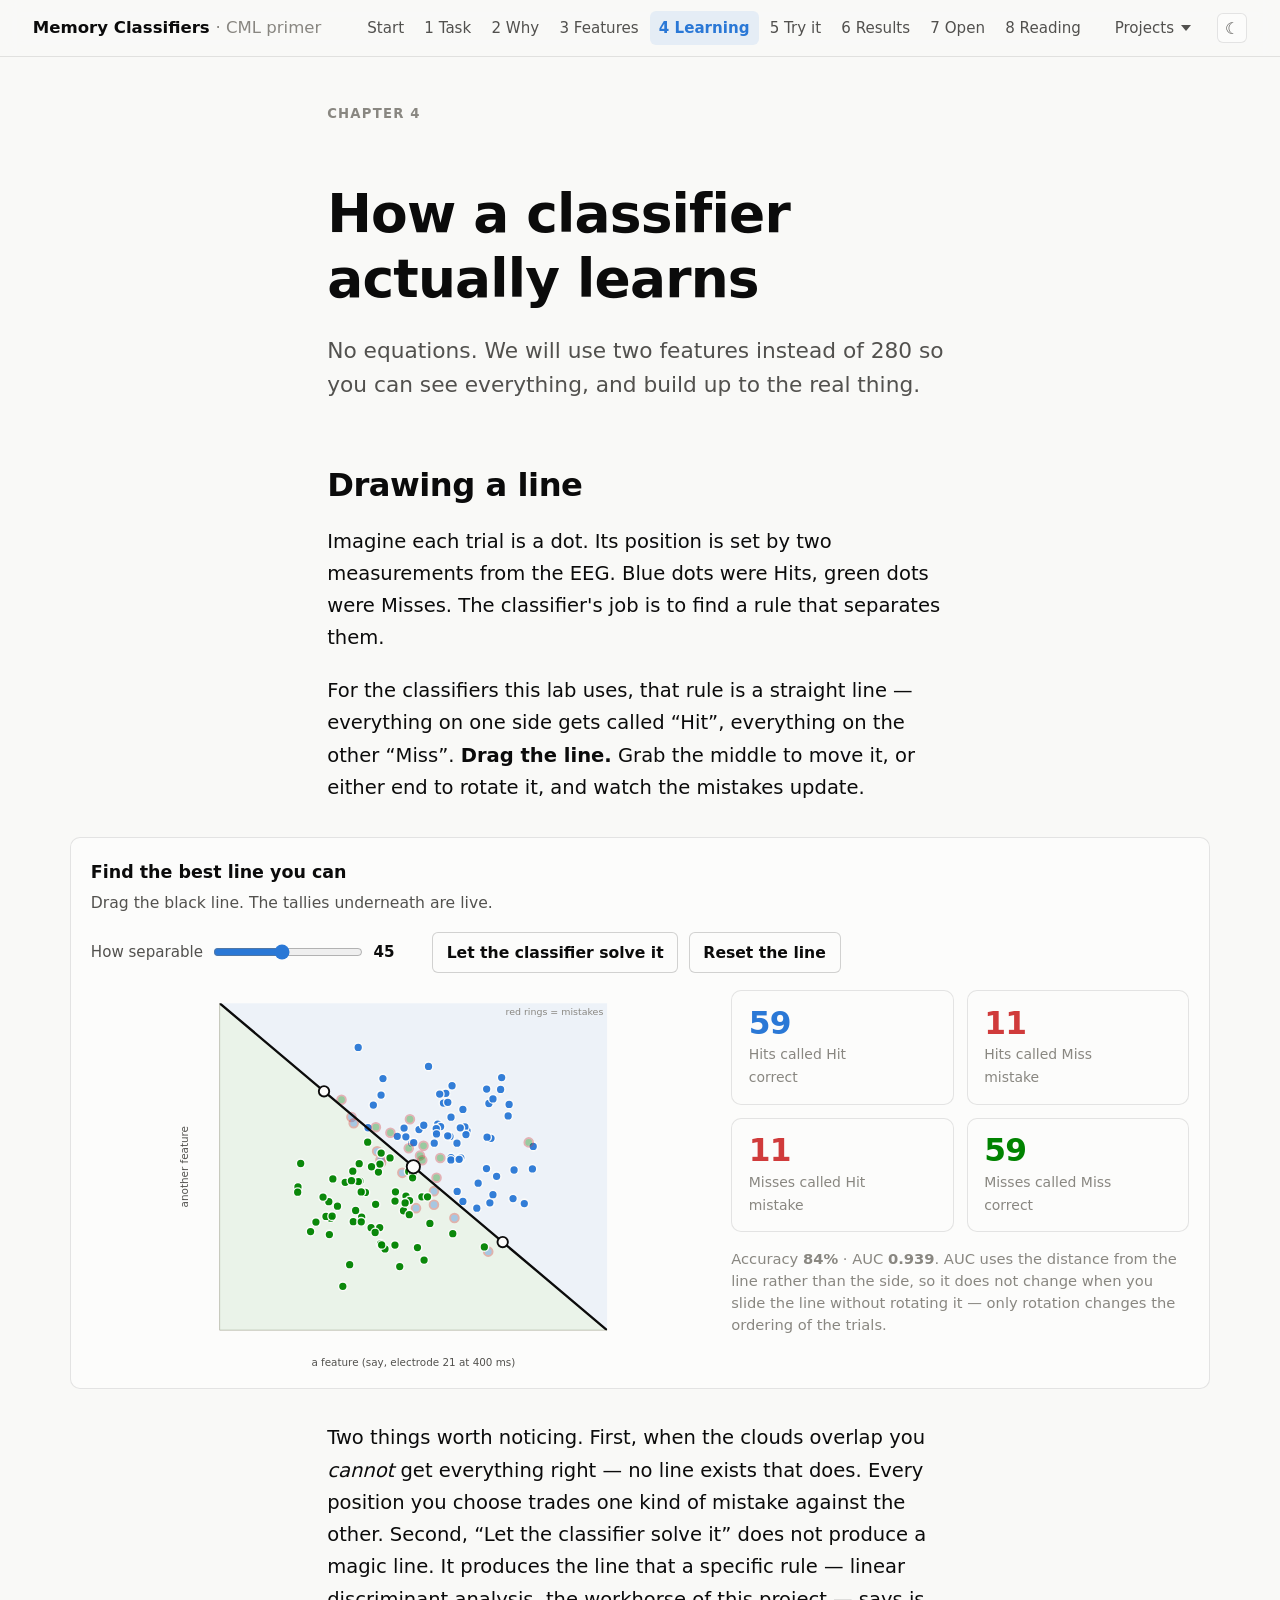
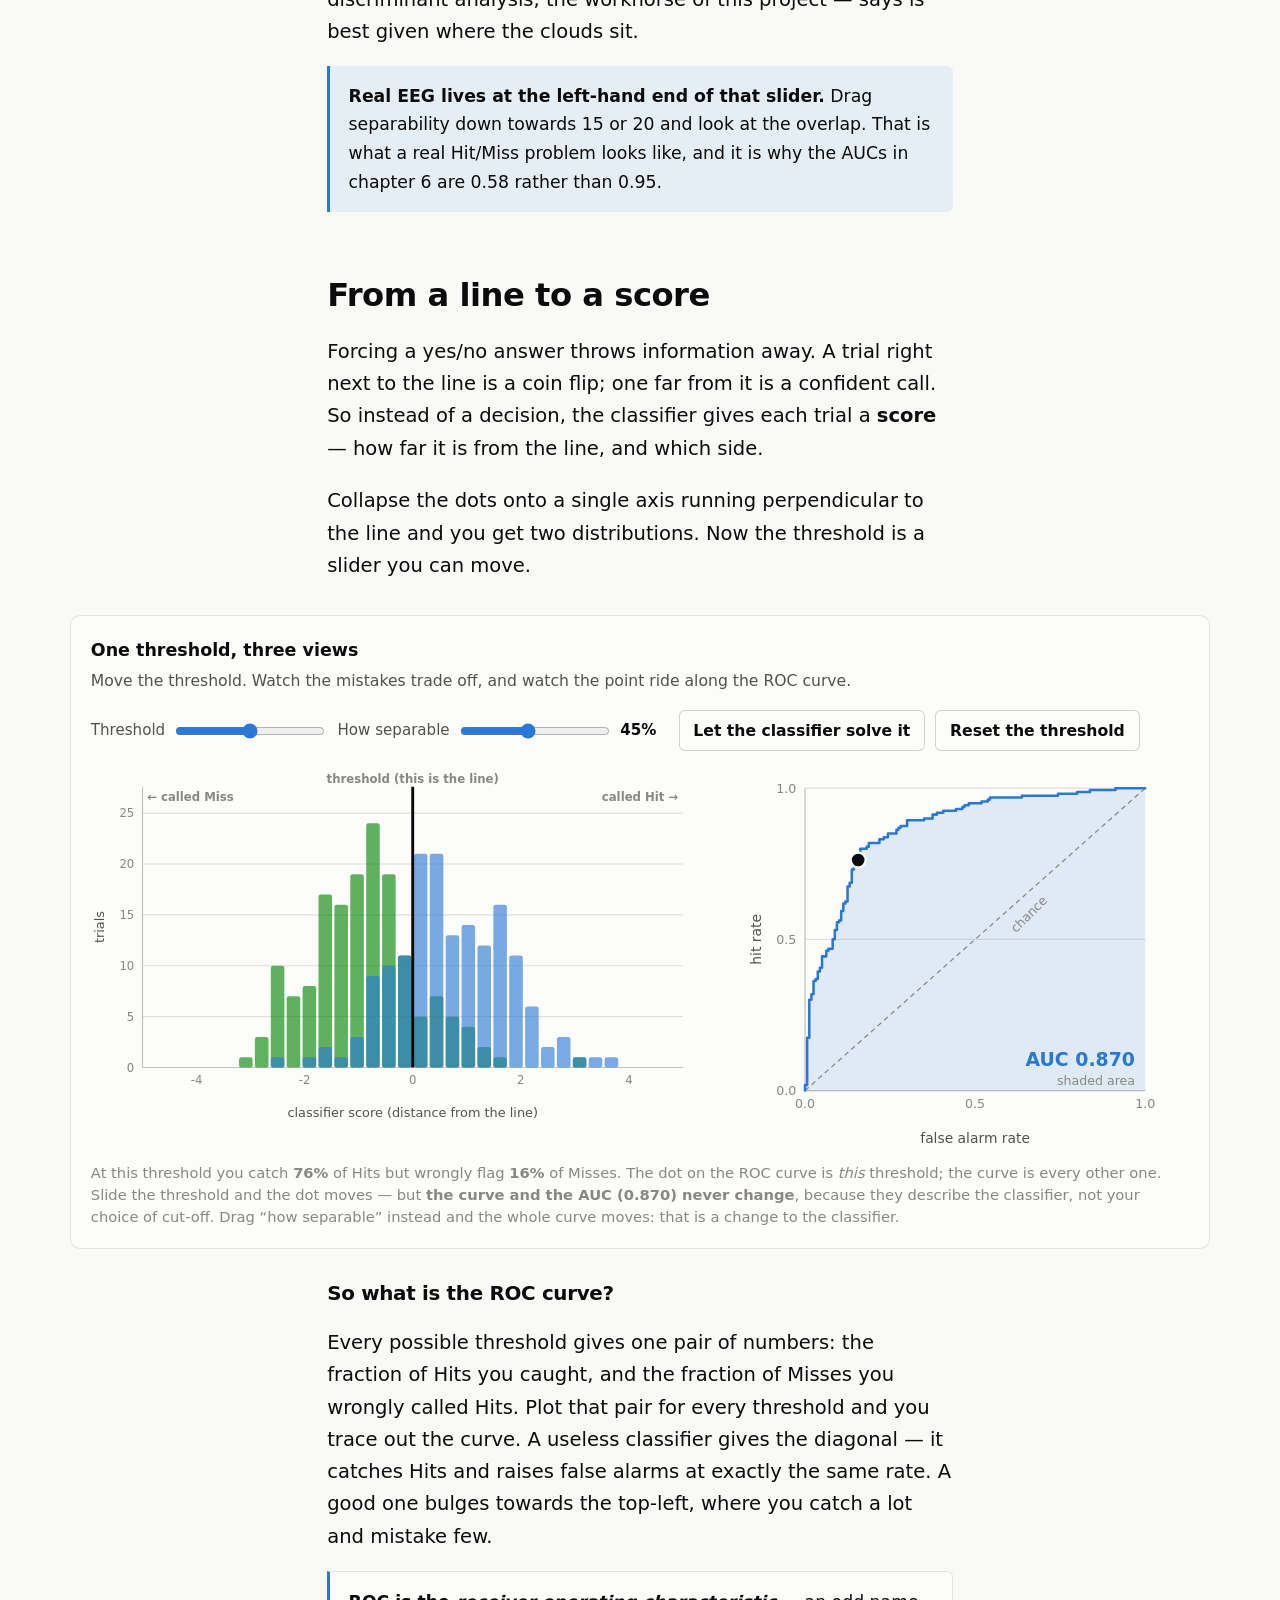
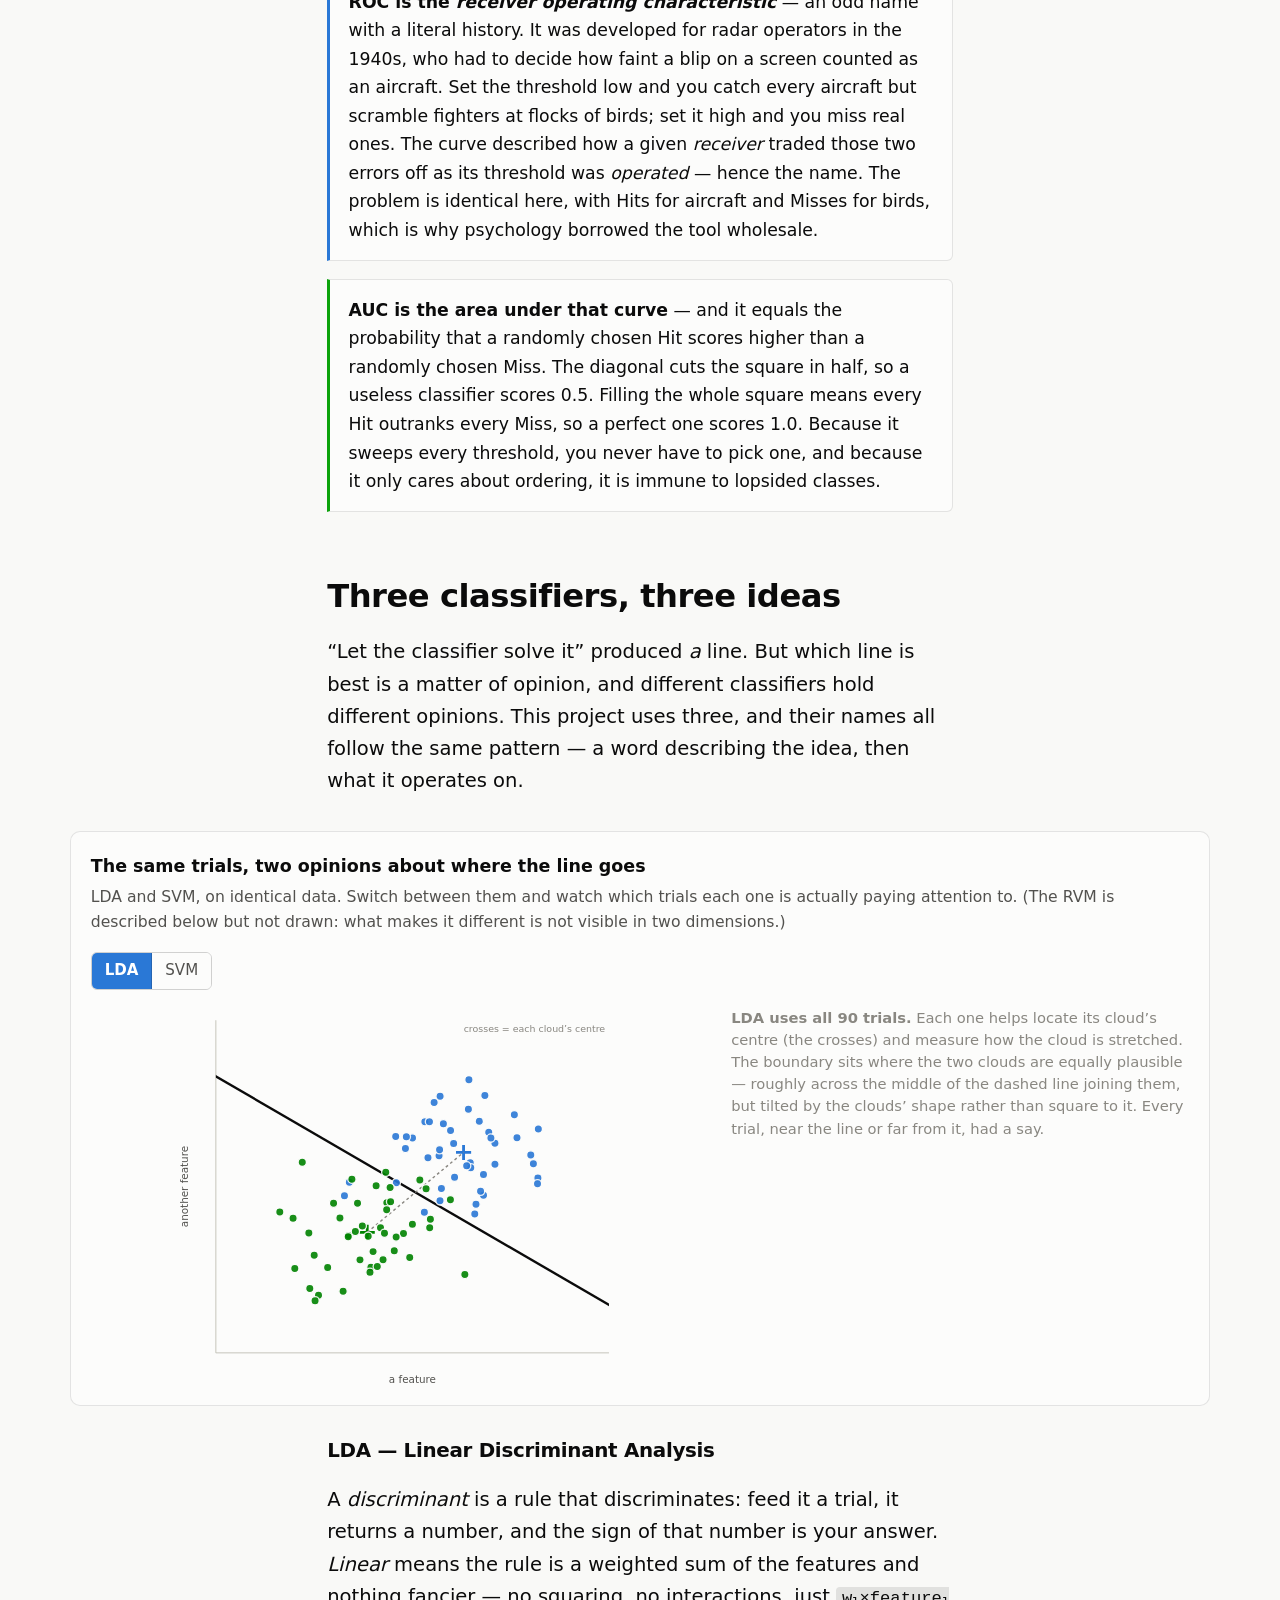
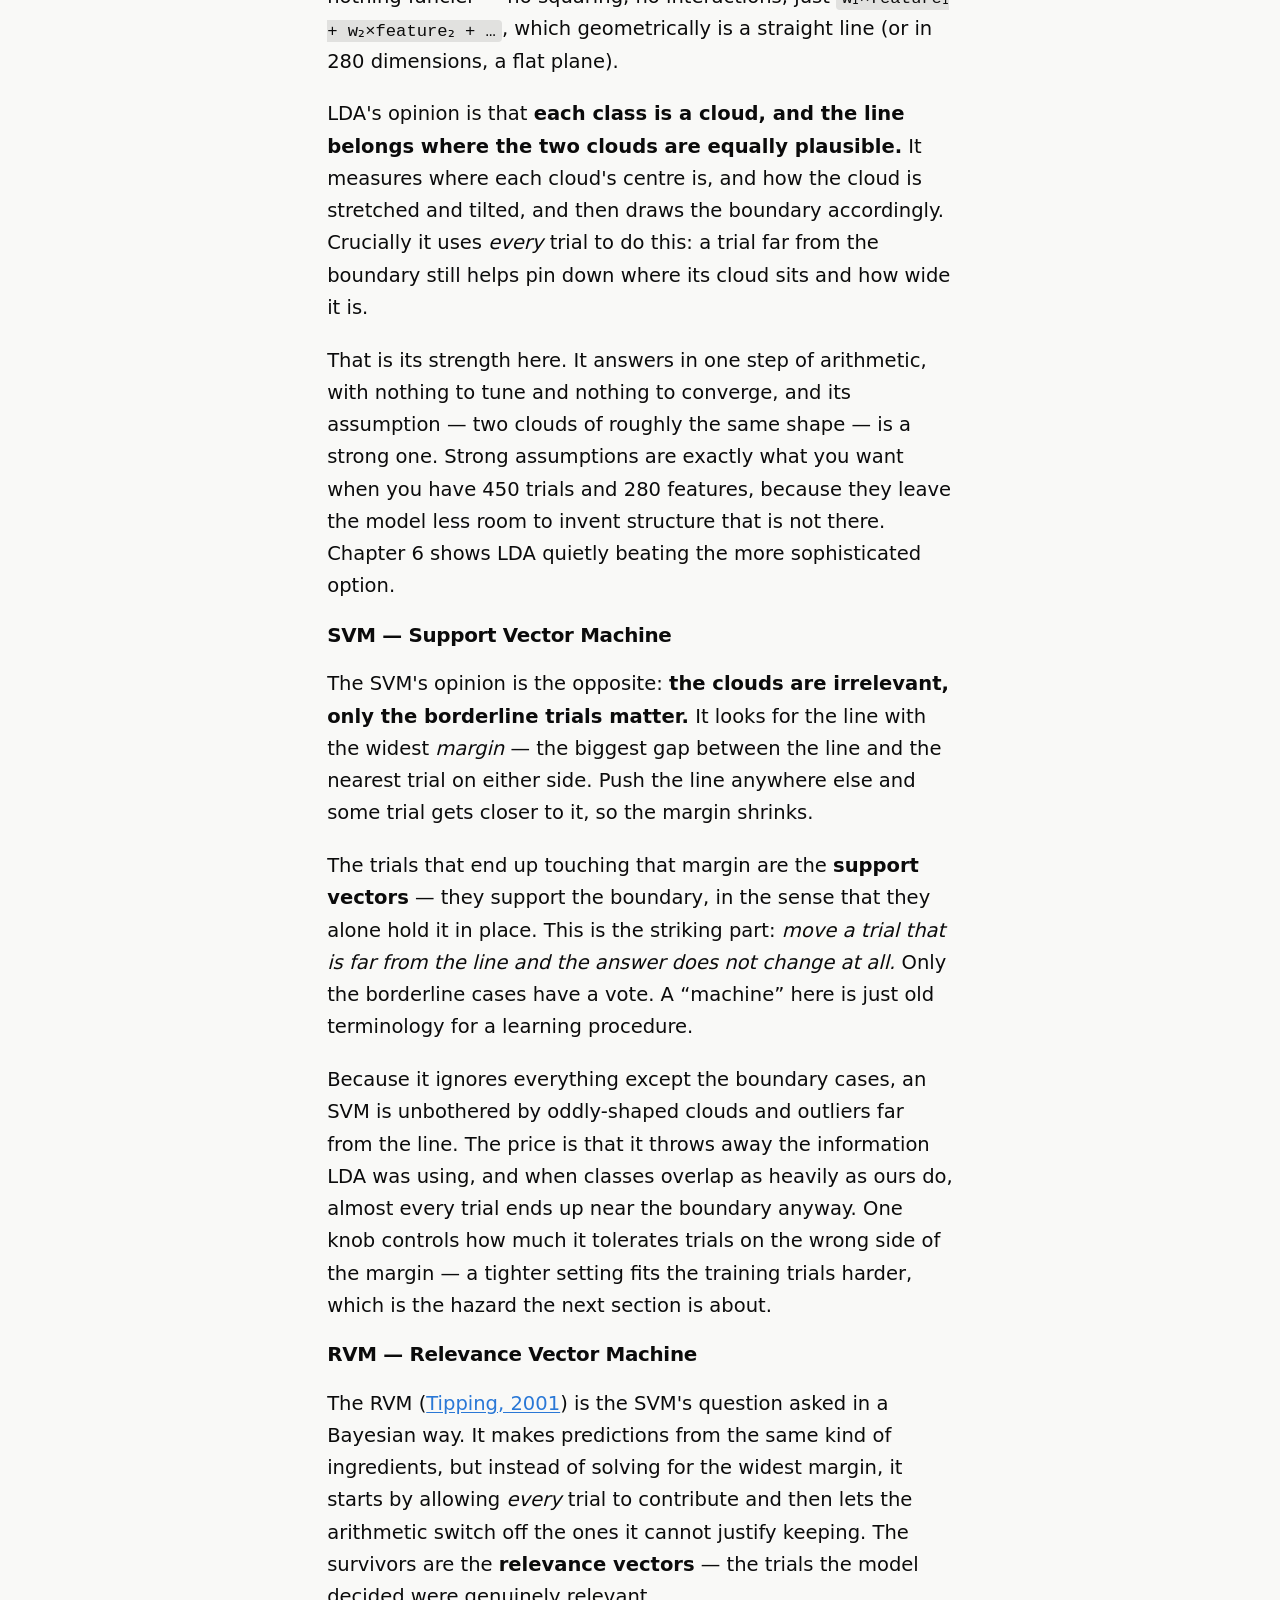
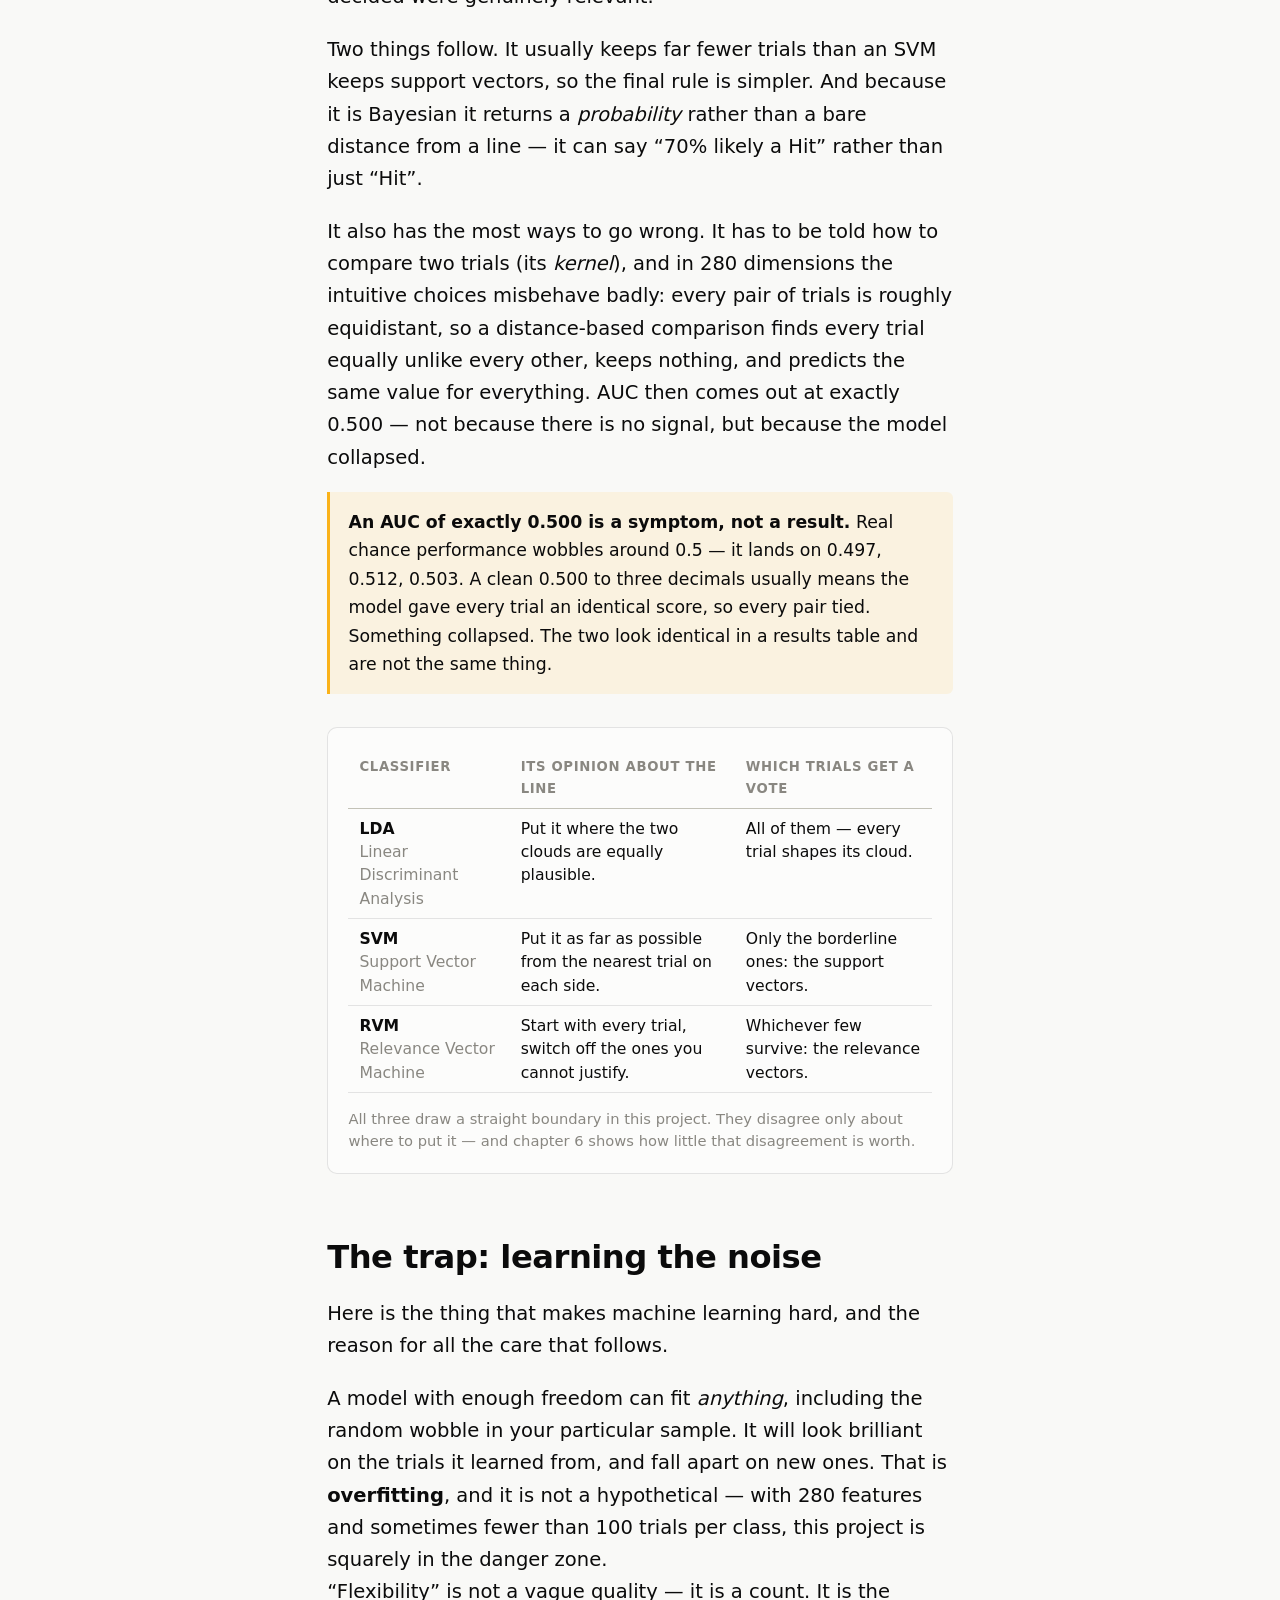
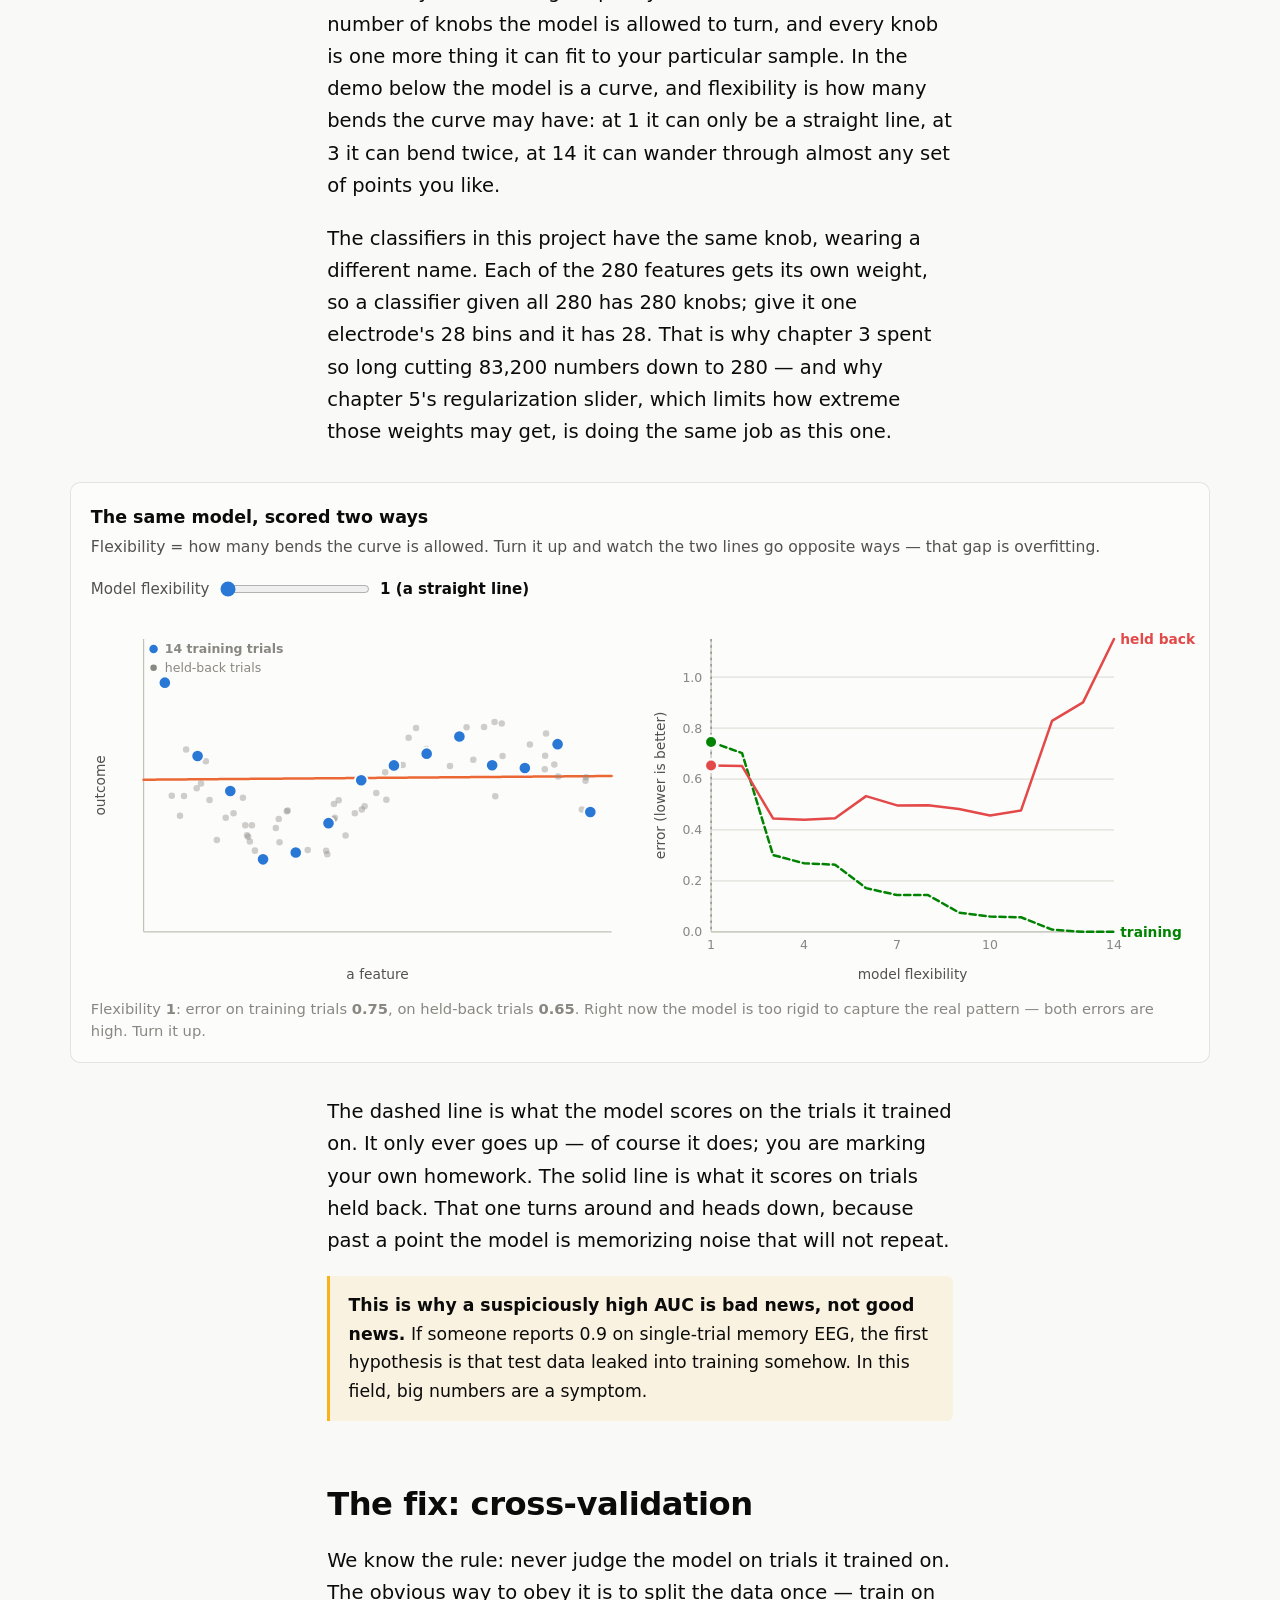
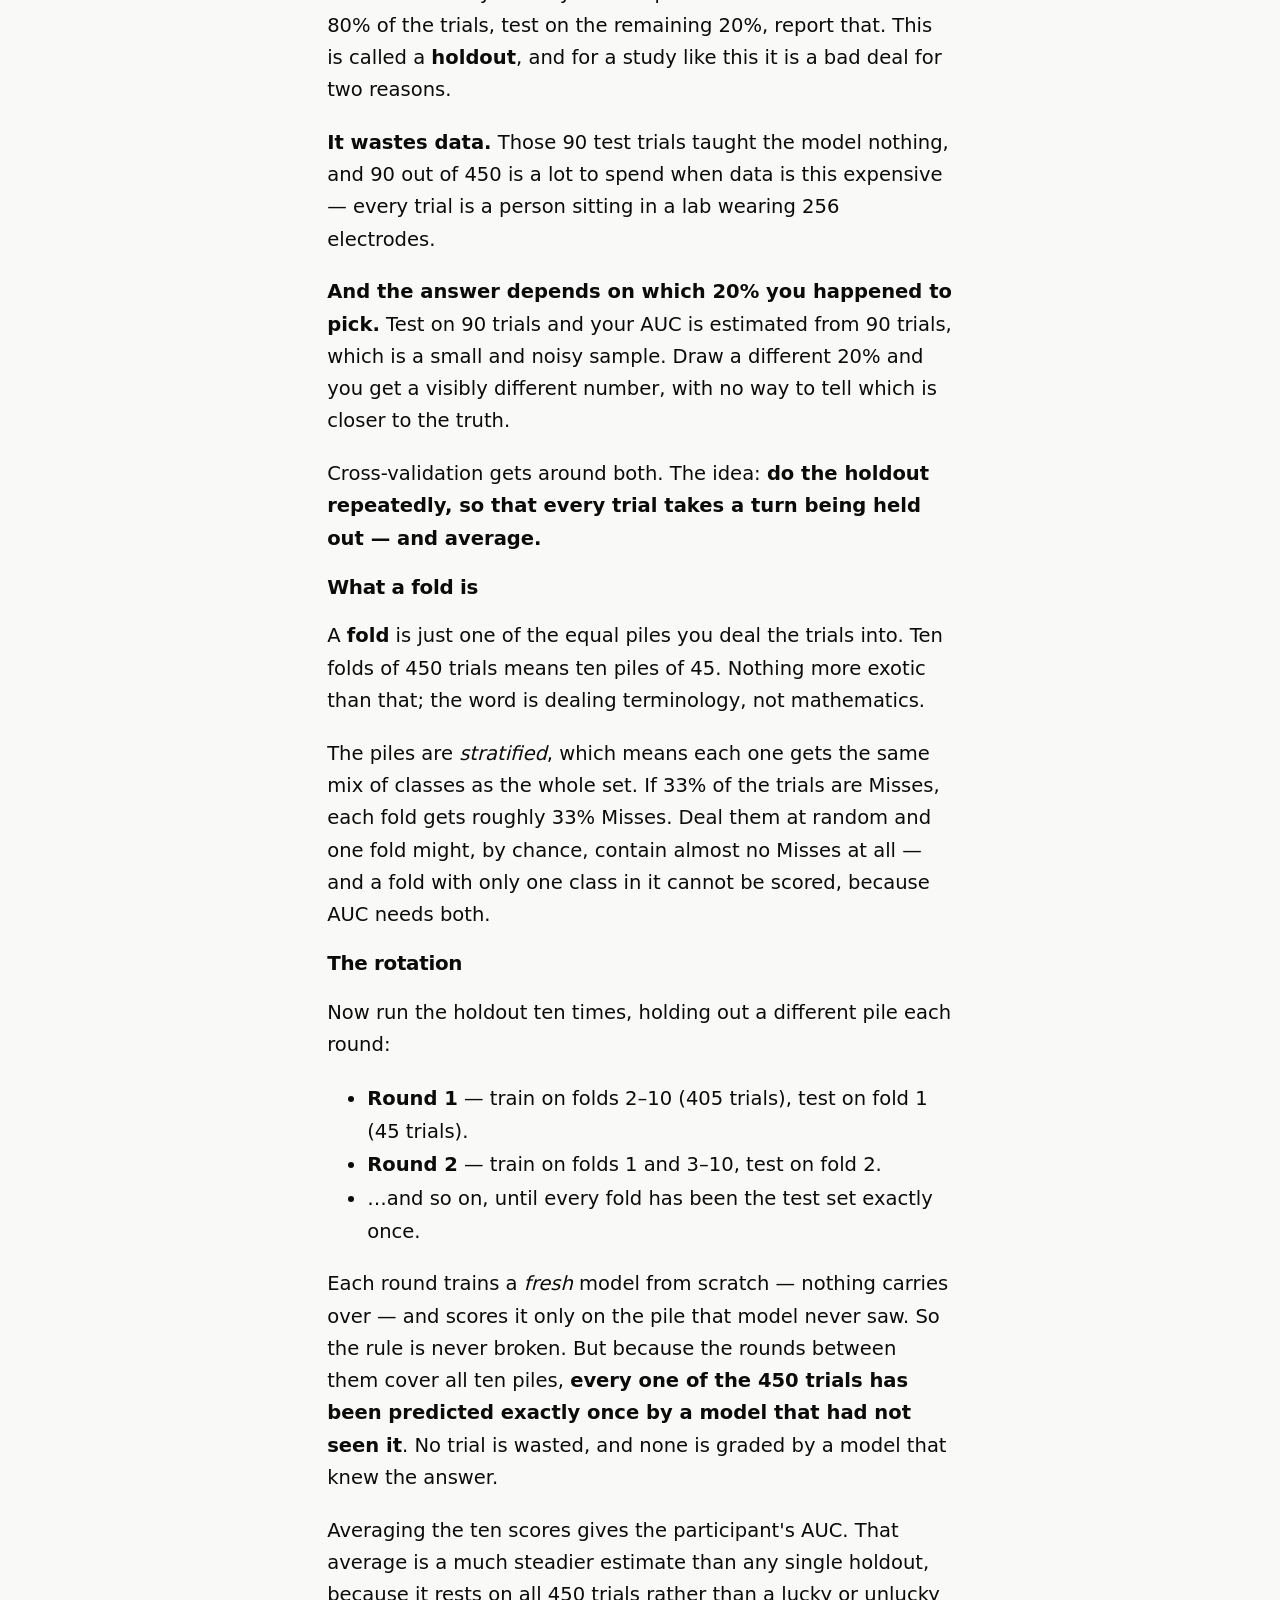
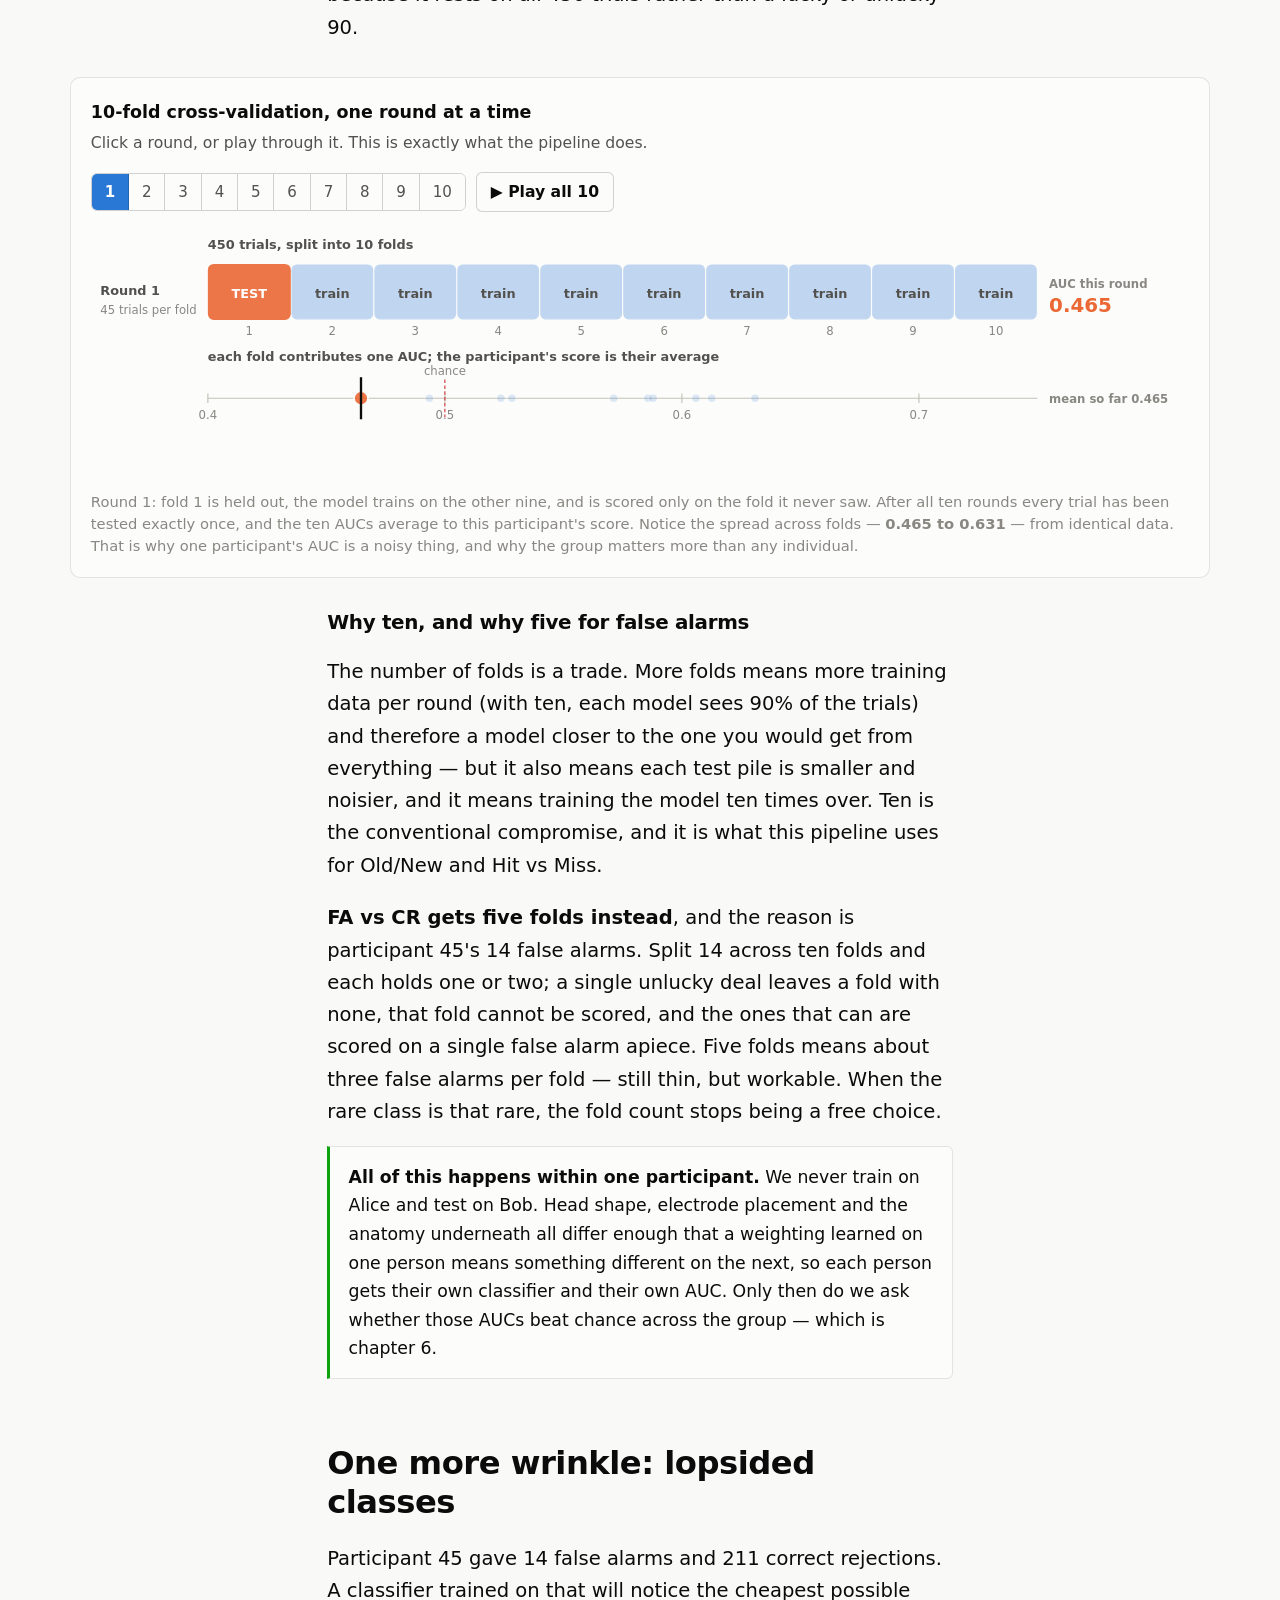
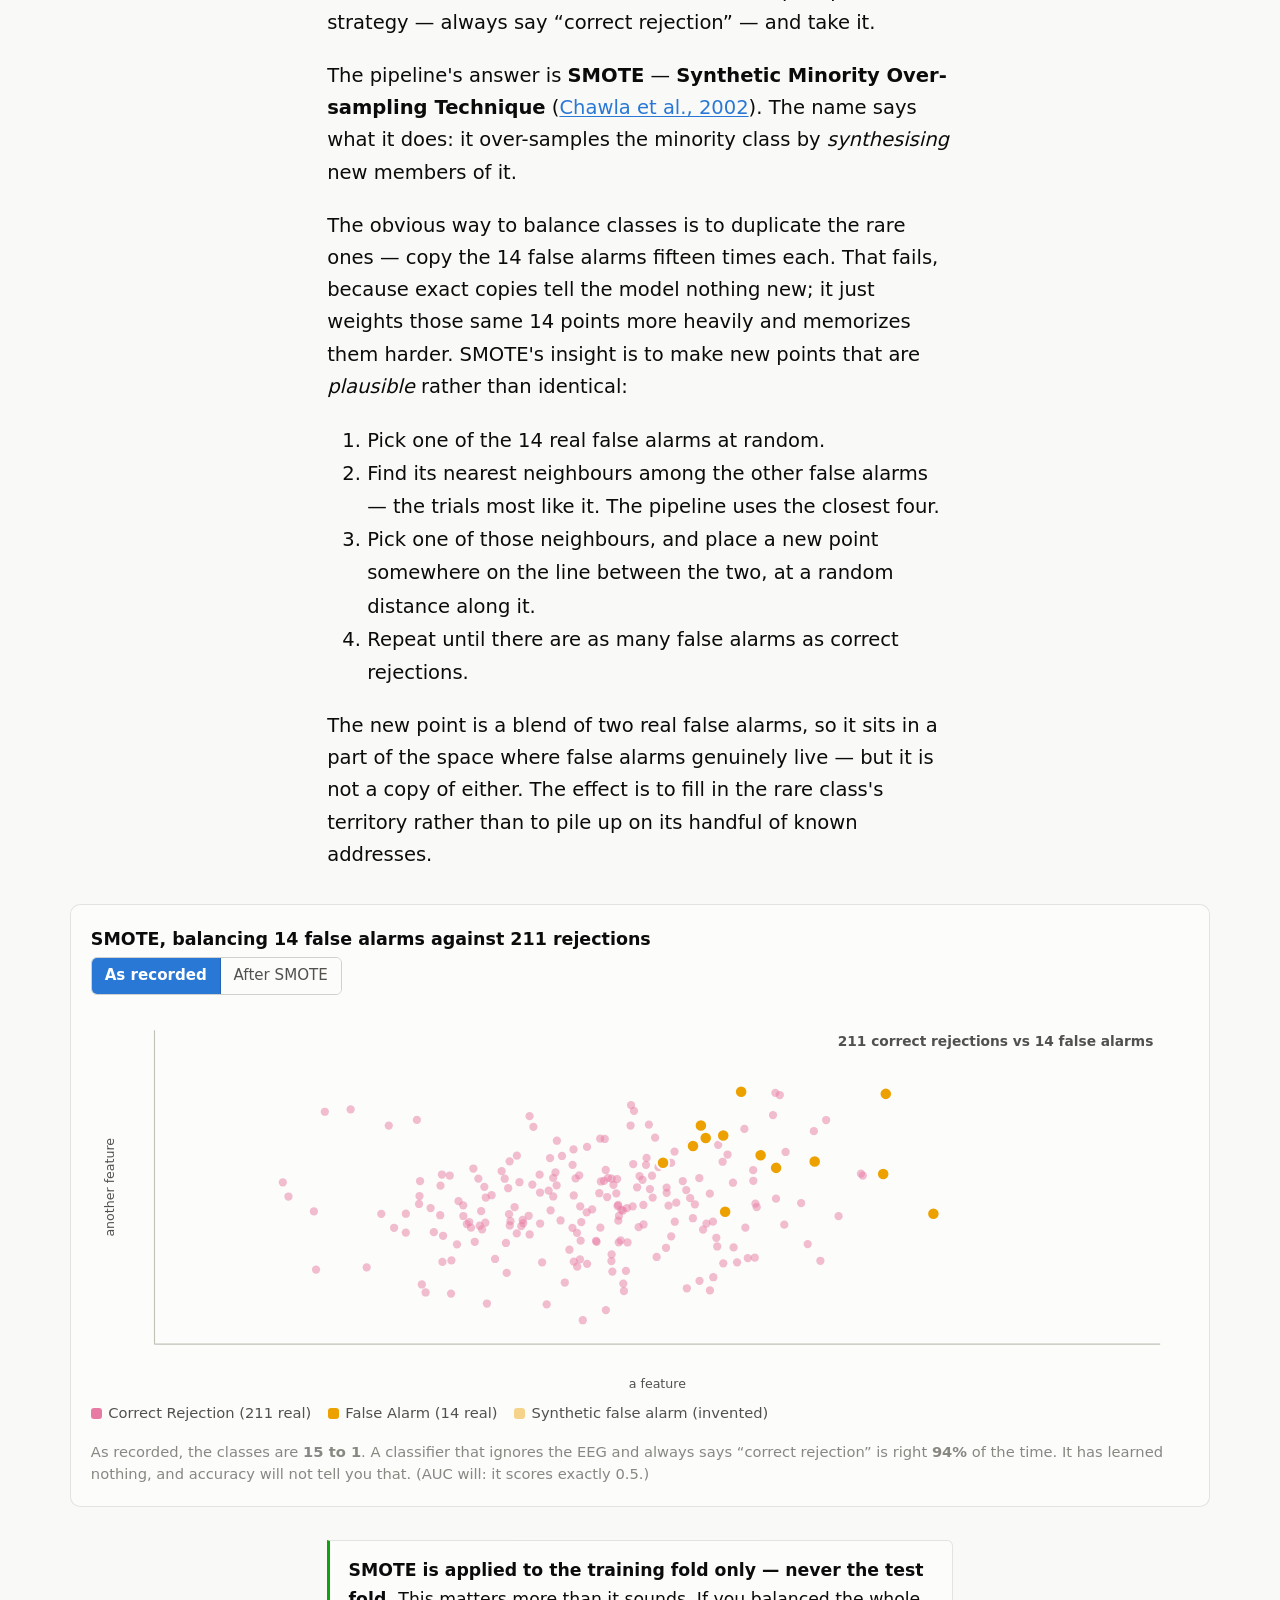
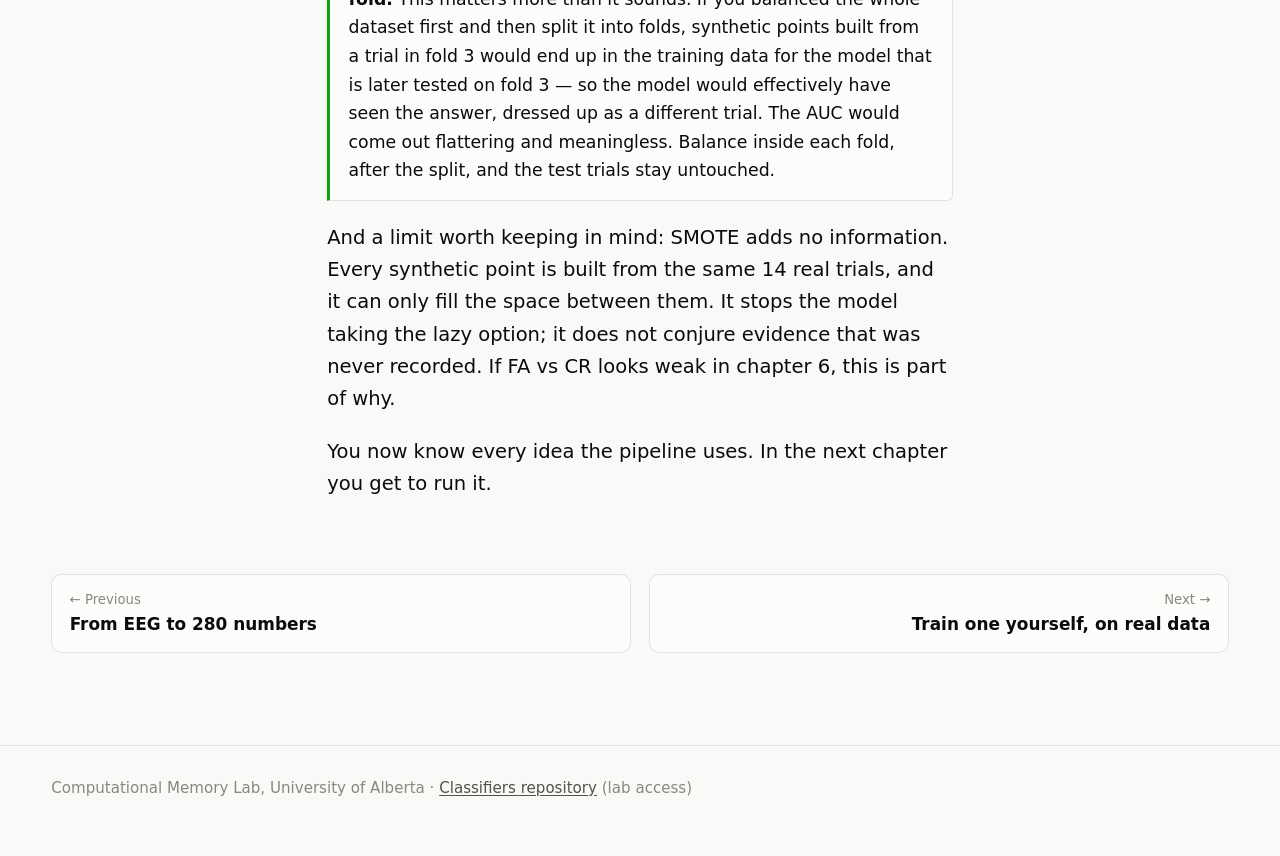
<file: how-it-learns.html>
<!doctype html>
<html lang="en">
<head>
<meta charset="utf-8">
<meta name="viewport" content="width=device-width, initial-scale=1">
<title>4. How a classifier actually learns | CML primer</title>
<meta name="description" content="Decision boundaries, ROC and AUC, how LDA, SVM and RVM each choose a line, overfitting, cross-validation and SMOTE.">
<link rel="stylesheet" href="assets/site.css">
</head>
<body>

<header class="topbar">
  <a class="topbar__home" href="index.html">Memory Classifiers <span>· CML primer</span></a>
  <div class="topbar__spacer"></div>
  <nav class="topbar__nav" aria-label="Chapters"></nav>
  <button class="theme-toggle" type="button">☾</button>
</header>

<main class="wrap">
  <section style="padding: 2.5rem 0 0;">
    <div class="prose">
      <p class="eyebrow">Chapter 4</p>
      <h1>How a classifier actually learns</h1>
      <p class="lede">
        No equations. We will use two features instead of 280 so you can see everything,
        and build up to the real thing.
      </p>
    </div>
  </section>

  <section class="chapter">
    <div class="prose">
      <h2>Drawing a line</h2>
      <p>
        Imagine each trial is a dot. Its position is set by two measurements from the
        EEG. Blue dots were Hits, green dots were Misses. The classifier's job is to
        find a rule that separates them.
      </p>
      <p>
        For the classifiers this lab uses, that rule is a straight line — everything on
        one side gets called “Hit”, everything on the other “Miss”.
        <strong>Drag the line.</strong> Grab the middle to move it, or either end to
        rotate it, and watch the mistakes update.
      </p>
    </div>

    <div class="figure figure--wide">
      <div class="figure__title">Find the best line you can</div>
      <div class="figure__sub">Drag the black line. The tallies underneath are live.</div>
      <div class="controls">
        <label class="field">
          How separable
          <input type="range" id="sep" min="0" max="100" value="45">
          <output id="sep-out"></output>
        </label>
        <button class="btn" id="best">Let the classifier solve it</button>
        <button class="btn" id="reset-line">Reset the line</button>
      </div>
      <div class="split split--wide-left" id="scatter-grid">
        <div id="scatter"></div>
        <div>
          <div class="stats" id="conf" style="grid-template-columns:1fr 1fr"></div>
          <div id="scatter-note" class="figure__note"></div>
        </div>
      </div>
    </div>

    <div class="prose">
      <p>
        Two things worth noticing. First, when the clouds overlap you <em>cannot</em>
        get everything right — no line exists that does. Every position you choose
        trades one kind of mistake against the other. Second, “Let the classifier solve
        it” does not produce a magic line. It produces the line that a specific rule —
        linear discriminant analysis, the workhorse of this project — says is best given
        where the clouds sit.
      </p>
      <div class="callout">
        <strong>Real EEG lives at the left-hand end of that slider.</strong> Drag
        separability down towards 15 or 20 and look at the overlap. That is what a real
        Hit/Miss problem looks like, and it is why the AUCs in chapter 6 are 0.58 rather
        than 0.95.
      </div>
    </div>
  </section>

  <section class="chapter">
    <div class="prose">
      <h2>From a line to a score</h2>
      <p>
        Forcing a yes/no answer throws information away. A trial right next to the line
        is a coin flip; one far from it is a confident call. So instead of a decision,
        the classifier gives each trial a <strong>score</strong> — how far it is from the
        line, and which side.
      </p>
      <p>
        Collapse the dots onto a single axis running perpendicular to the line and you
        get two distributions. Now the threshold is a slider you can move.
      </p>
    </div>

    <div class="figure figure--wide">
      <div class="figure__title">One threshold, three views</div>
      <div class="figure__sub">
        Move the threshold. Watch the mistakes trade off, and watch the point ride along
        the ROC curve.
      </div>
      <div class="controls">
        <label class="field">
          Threshold
          <input type="range" id="thr" min="0" max="1000" value="500">
        </label>
        <label class="field">
          How separable
          <input type="range" id="ovl" min="0" max="100" value="45">
          <output id="ovl-out"></output>
        </label>
        <button class="btn" id="best2">Let the classifier solve it</button>
        <button class="btn" id="reset-thr">Reset the threshold</button>
      </div>
      <div class="split split--roc">
        <div id="dist-chart"></div>
        <div id="roc-chart"></div>
      </div>
      <div class="figure__note" id="roc-note"></div>
    </div>

    <div class="prose">
      <h3>So what is the ROC curve?</h3>
      <p>
        Every possible threshold gives one pair of numbers: the fraction of Hits you
        caught, and the fraction of Misses you wrongly called Hits. Plot that pair for
        every threshold and you trace out the curve. A useless classifier gives the
        diagonal — it catches Hits and raises false alarms at exactly the same rate. A
        good one bulges towards the top-left, where you catch a lot and mistake few.
      </p>
      <div class="keypoint" style="border-left-color:var(--series-1)">
        <strong>ROC is the <em>receiver operating characteristic</em></strong> — an odd
        name with a literal history. It was developed for radar operators in the 1940s,
        who had to decide how faint a blip on a screen counted as an aircraft. Set the
        threshold low and you catch every aircraft but scramble fighters at flocks of
        birds; set it high and you miss real ones. The curve described how a given
        <em>receiver</em> traded those two errors off as its threshold was
        <em>operated</em> — hence the name. The problem is identical here, with Hits for
        aircraft and Misses for birds, which is why psychology borrowed the tool
        wholesale.
      </div>
      <div class="keypoint">
        <strong>AUC is the area under that curve</strong> — and it equals the probability
        that a randomly chosen Hit scores higher than a randomly chosen Miss. The diagonal
        cuts the square in half, so a useless classifier scores 0.5. Filling the whole
        square means every Hit outranks every Miss, so a perfect one scores 1.0. Because
        it sweeps every threshold, you never have to pick one, and because it only cares
        about ordering, it is immune to lopsided classes.
      </div>
    </div>
  </section>

  <section class="chapter">
    <div class="prose">
      <h2>Three classifiers, three ideas</h2>
      <p>
        “Let the classifier solve it” produced <em>a</em> line. But which line is best is a
        matter of opinion, and different classifiers hold different opinions. This project
        uses three, and their names all follow the same pattern — a word describing the
        idea, then what it operates on.
      </p>
    </div>

    <div class="figure figure--wide">
      <div class="figure__title">The same trials, two opinions about where the line goes</div>
      <div class="figure__sub">
        LDA and SVM, on identical data. Switch between them and watch which trials each one
        is actually paying attention to. (The RVM is described below but not drawn: what
        makes it different is not visible in two dimensions.)
      </div>
      <div class="controls" id="clf-controls"></div>
      <div class="split split--wide-left">
        <div id="clf-chart"></div>
        <div>
          <div id="clf-explain" class="figure__note" style="margin-top:0"></div>
        </div>
      </div>
    </div>

    <div class="prose">
      <h3>LDA — Linear Discriminant Analysis</h3>
      <p>
        A <em>discriminant</em> is a rule that discriminates: feed it a trial, it returns a
        number, and the sign of that number is your answer. <em>Linear</em> means the rule
        is a weighted sum of the features and nothing fancier — no squaring, no
        interactions, just <code>w₁×feature₁ + w₂×feature₂ + …</code>, which geometrically
        is a straight line (or in 280 dimensions, a flat plane).
      </p>
      <p>
        LDA's opinion is that <strong>each class is a cloud, and the line belongs where the
        two clouds are equally plausible.</strong> It measures where each cloud's centre
        is, and how the cloud is stretched and tilted, and then draws the boundary
        accordingly. Crucially it uses <em>every</em> trial to do this: a trial far from the
        boundary still helps pin down where its cloud sits and how wide it is.
      </p>
      <p>
        That is its strength here. It answers in one step of arithmetic, with nothing to
        tune and nothing to converge, and its assumption — two clouds of roughly the same
        shape — is a strong one. Strong assumptions are exactly what you want when you have
        450 trials and 280 features, because they leave the model less room to invent
        structure that is not there. Chapter 6 shows LDA quietly beating the more
        sophisticated option.
      </p>

      <h3>SVM — Support Vector Machine</h3>
      <p>
        The SVM's opinion is the opposite: <strong>the clouds are irrelevant, only the
        borderline trials matter.</strong> It looks for the line with the widest
        <em>margin</em> — the biggest gap between the line and the nearest trial on either
        side. Push the line anywhere else and some trial gets closer to it, so the margin
        shrinks.
      </p>
      <p>
        The trials that end up touching that margin are the <strong>support vectors</strong>
        — they support the boundary, in the sense that they alone hold it in place. This is
        the striking part: <em>move a trial that is far from the line and the answer does
        not change at all.</em> Only the borderline cases have a vote. A “machine” here is
        just old terminology for a learning procedure.
      </p>
      <p>
        Because it ignores everything except the boundary cases, an SVM is unbothered by
        oddly-shaped clouds and outliers far from the line. The price is that it throws away
        the information LDA was using, and when classes overlap as heavily as ours do,
        almost every trial ends up near the boundary anyway. One knob controls how much it
        tolerates trials on the wrong side of the margin — a tighter setting fits the
        training trials harder, which is the hazard the next section is about.
      </p>

      <h3>RVM — Relevance Vector Machine</h3>
      <p>
        The RVM (<a href="https://jmlr.org/papers/v1/tipping01a.html">Tipping, 2001</a>) is
        the SVM's question asked in a Bayesian way. It makes predictions from the same kind
        of ingredients, but instead of solving for the widest margin, it starts by allowing
        <em>every</em> trial to contribute and then lets the arithmetic switch off the ones
        it cannot justify keeping. The survivors are the <strong>relevance vectors</strong>
        — the trials the model decided were genuinely relevant.
      </p>
      <p>
        Two things follow. It usually keeps far fewer trials than an SVM keeps support
        vectors, so the final rule is simpler. And because it is Bayesian it returns a
        <em>probability</em> rather than a bare distance from a line — it can say “70%
        likely a Hit” rather than just “Hit”.
      </p>
      <p>
        It also has the most ways to go wrong. It has to be told how to compare two trials
        (its <em>kernel</em>), and in 280 dimensions the intuitive choices misbehave badly:
        every pair of trials is roughly equidistant, so a distance-based comparison finds
        every trial equally unlike every other, keeps nothing, and predicts the same value
        for everything. AUC then comes out at exactly 0.500 — not because there is no
        signal, but because the model collapsed.
      </p>
      <div class="callout callout--warn">
        <strong>An AUC of exactly 0.500 is a symptom, not a result.</strong> Real chance
        performance wobbles around 0.5 — it lands on 0.497, 0.512, 0.503. A clean 0.500 to
        three decimals usually means the model gave every trial an identical score, so
        every pair tied. Something collapsed. The two look identical in a results table and are not the
        same thing.
      </div>

      <div class="figure" style="max-width:46rem">
        <div class="table-scroll">
          <table class="data data--prose">
            <thead><tr>
              <th style="text-align:left">Classifier</th>
              <th style="text-align:left">Its opinion about the line</th>
              <th style="text-align:left">Which trials get a vote</th>
            </tr></thead>
            <tbody>
              <tr>
                <td style="text-align:left"><b>LDA</b><br><span class="muted">Linear Discriminant Analysis</span></td>
                <td style="text-align:left">Put it where the two clouds are equally plausible.</td>
                <td style="text-align:left">All of them — every trial shapes its cloud.</td>
              </tr>
              <tr>
                <td style="text-align:left"><b>SVM</b><br><span class="muted">Support Vector Machine</span></td>
                <td style="text-align:left">Put it as far as possible from the nearest trial on each side.</td>
                <td style="text-align:left">Only the borderline ones: the support vectors.</td>
              </tr>
              <tr>
                <td style="text-align:left"><b>RVM</b><br><span class="muted">Relevance Vector Machine</span></td>
                <td style="text-align:left">Start with every trial, switch off the ones you cannot justify.</td>
                <td style="text-align:left">Whichever few survive: the relevance vectors.</td>
              </tr>
            </tbody>
          </table>
        </div>
        <div class="figure__note">
          All three draw a straight boundary in this project. They disagree only about
          where to put it — and chapter 6 shows how little that disagreement is worth.
        </div>
      </div>
    </div>
  </section>

  <section class="chapter">
    <div class="prose">
      <h2>The trap: learning the noise</h2>
      <p>
        Here is the thing that makes machine learning hard, and the reason for all the
        care that follows.
      </p>
      <p>
        A model with enough freedom can fit <em>anything</em>, including the random
        wobble in your particular sample. It will look brilliant on the trials it
        learned from, and fall apart on new ones. That is <strong>overfitting</strong>,
        and it is not a hypothetical — with 280 features and sometimes fewer than 100
        trials per class, this project is squarely in the danger zone.
      </p>
    </div>

    <div class="prose">
      <p>
        “Flexibility” is not a vague quality — it is a count. It is the number of knobs the
        model is allowed to turn, and every knob is one more thing it can fit to your
        particular sample. In the demo below the model is a curve, and flexibility is how
        many bends the curve may have: at 1 it can only be a straight line, at 3 it can
        bend twice, at 14 it can wander through almost any set of points you like.
      </p>
      <p>
        The classifiers in this project have the same knob, wearing a different name. Each
        of the 280 features gets its own weight, so a classifier given all 280 has 280
        knobs; give it one electrode's 28 bins and it has 28. That is why chapter 3 spent
        so long cutting 83,200 numbers down to 280 — and why chapter 5's regularization
        slider, which limits how extreme those weights may get, is doing the same job as
        this one.
      </p>
    </div>

    <div class="figure figure--wide">
      <div class="figure__title">The same model, scored two ways</div>
      <div class="figure__sub">
        Flexibility = how many bends the curve is allowed. Turn it up and watch the two
        lines go opposite ways — that gap is overfitting.
      </div>
      <div class="controls">
        <label class="field">
          Model flexibility
          <input type="range" id="flex" min="1" max="14" value="1">
          <output id="flex-out" style="min-width:9em"></output>
        </label>
      </div>
      <div class="split split--even">
        <div id="fit-chart"></div>
        <div id="curve-chart"></div>
      </div>
      <div class="figure__note" id="fit-note"></div>
    </div>

    <div class="prose">
      <p>
        The dashed line is what the model scores on the trials it trained on. It only
        ever goes up — of course it does; you are marking your own homework. The solid
        line is what it scores on trials held back. That one turns around and heads
        down, because past a point the model is memorizing noise that will not repeat.
      </p>
      <div class="callout callout--warn">
        <strong>This is why a suspiciously high AUC is bad news, not good news.</strong>
        If someone reports 0.9 on single-trial memory EEG, the first hypothesis is that
        test data leaked into training somehow. In this field, big numbers are a symptom.
      </div>
    </div>
  </section>

  <section class="chapter">
    <div class="prose">
      <h2>The fix: cross-validation</h2>
      <p>
        We know the rule: never judge the model on trials it trained on. The obvious way
        to obey it is to split the data once — train on 80% of the trials, test on the
        remaining 20%, report that. This is called a <strong>holdout</strong>, and for a
        study like this it is a bad deal for two reasons.
      </p>
      <p>
        <strong>It wastes data.</strong> Those 90 test trials taught the model nothing,
        and 90 out of 450 is a lot to spend when data is this expensive — every trial is a
        person sitting in a lab wearing 256 electrodes.
      </p>
      <p>
        <strong>And the answer depends on which 20% you happened to pick.</strong> Test on
        90 trials and your AUC is estimated from 90 trials, which is a small and noisy
        sample. Draw a different 20% and you get a visibly different number, with no way
        to tell which is closer to the truth.
      </p>
      <p>
        Cross-validation gets around both. The idea: <strong>do the holdout repeatedly, so
        that every trial takes a turn being held out — and average.</strong>
      </p>

      <h3>What a fold is</h3>
      <p>
        A <strong>fold</strong> is just one of the equal piles you deal the trials into.
        Ten folds of 450 trials means ten piles of 45. Nothing more exotic than that; the
        word is dealing terminology, not mathematics.
      </p>
      <p>
        The piles are <em>stratified</em>, which means each one gets the same mix of
        classes as the whole set. If 33% of the trials are Misses, each fold gets roughly
        33% Misses. Deal them at random and one fold might, by chance, contain almost no
        Misses at all — and a fold with only one class in it cannot be scored, because
        AUC needs both.
      </p>

      <h3>The rotation</h3>
      <p>
        Now run the holdout ten times, holding out a different pile each round:
      </p>
      <ul style="line-height:1.7">
        <li><strong>Round 1</strong> — train on folds 2–10 (405 trials), test on fold 1 (45 trials).</li>
        <li><strong>Round 2</strong> — train on folds 1 and 3–10, test on fold 2.</li>
        <li>…and so on, until every fold has been the test set exactly once.</li>
      </ul>
      <p>
        Each round trains a <em>fresh</em> model from scratch — nothing carries over —
        and scores it only on the pile that model never saw. So the rule is never broken.
        But because the rounds between them cover all ten piles, <strong>every one of the
        450 trials has been predicted exactly once by a model that had not seen it</strong>.
        No trial is wasted, and none is graded by a model that knew the answer.
      </p>
      <p>
        Averaging the ten scores gives the participant's AUC. That average is a much
        steadier estimate than any single holdout, because it rests on all 450 trials
        rather than a lucky or unlucky 90.
      </p>
    </div>

    <div class="figure figure--wide">
      <div class="figure__title">10-fold cross-validation, one round at a time</div>
      <div class="figure__sub">Click a round, or play through it. This is exactly what the pipeline does.</div>
      <div class="controls" id="cv-controls"></div>
      <div id="cv-chart"></div>
      <div class="figure__note" id="cv-note"></div>
    </div>

    <div class="prose">
      <h3>Why ten, and why five for false alarms</h3>
      <p>
        The number of folds is a trade. More folds means more training data per round
        (with ten, each model sees 90% of the trials) and therefore a model closer to the
        one you would get from everything — but it also means each test pile is smaller
        and noisier, and it means training the model ten times over. Ten is the
        conventional compromise, and it is what this pipeline uses for Old/New and Hit vs
        Miss.
      </p>
      <p>
        <strong>FA vs CR gets five folds instead</strong>, and the reason is participant
        45's 14 false alarms. Split 14 across ten folds and each holds one or two; a
        single unlucky deal leaves a fold with none, that fold cannot be scored, and the
        ones that can are scored on a single false alarm apiece. Five folds means about
        three false alarms per fold — still thin, but workable. When the rare class is
        that rare, the fold count stops being a free choice.
      </p>
      <div class="keypoint">
        <strong>All of this happens within one participant.</strong> We never train on
        Alice and test on Bob. Head shape, electrode placement and the anatomy underneath
        all differ enough that a weighting learned on one person means something different
        on the next, so each person gets their own classifier and their own AUC. Only then
        do we ask whether those AUCs beat chance across the group — which is chapter 6.
      </div>
    </div>
  </section>

  <section class="chapter">
    <div class="prose">
      <h2>One more wrinkle: lopsided classes</h2>
      <p>
        Participant 45 gave 14 false alarms and 211 correct rejections. A classifier
        trained on that will notice the cheapest possible strategy — always say “correct
        rejection” — and take it.
      </p>
      <p>
        The pipeline's answer is <strong>SMOTE</strong> — <strong>Synthetic Minority
        Over-sampling Technique</strong> (<a href="https://doi.org/10.1613/jair.953">Chawla
        et al., 2002</a>). The name says what it does: it over-samples the minority class
        by <em>synthesising</em> new members of it.
      </p>
      <p>
        The obvious way to balance classes is to duplicate the rare ones — copy the 14
        false alarms fifteen times each. That fails, because exact copies tell the model
        nothing new; it just weights those same 14 points more heavily and memorizes them
        harder. SMOTE's insight is to make new points that are <em>plausible</em> rather
        than identical:
      </p>
      <ol style="line-height:1.7">
        <li>Pick one of the 14 real false alarms at random.</li>
        <li>Find its nearest neighbours among the other false alarms — the trials most
          like it. The pipeline uses the closest four.</li>
        <li>Pick one of those neighbours, and place a new point somewhere on the line
          between the two, at a random distance along it.</li>
        <li>Repeat until there are as many false alarms as correct rejections.</li>
      </ol>
      <p>
        The new point is a blend of two real false alarms, so it sits in a part of the
        space where false alarms genuinely live — but it is not a copy of either. The
        effect is to fill in the rare class's territory rather than to pile up on its
        handful of known addresses.
      </p>
    </div>

    <div class="figure figure--wide">
      <div class="figure__title">SMOTE, balancing 14 false alarms against 211 rejections</div>
      <div class="controls">
        <div class="segmented" id="smote-toggle">
          <button data-v="off" aria-pressed="true">As recorded</button>
          <button data-v="on" aria-pressed="false">After SMOTE</button>
        </div>
      </div>
      <div id="smote-chart"></div>
      <div class="legend" id="smote-legend" style="margin-top:0.6rem"></div>
      <div class="figure__note" id="smote-note"></div>
    </div>

    <div class="prose">
      <div class="keypoint">
        <strong>SMOTE is applied to the training fold only — never the test fold.</strong>
        This matters more than it sounds. If you balanced the whole dataset first and then
        split it into folds, synthetic points built from a trial in fold 3 would end up in
        the training data for the model that is later tested on fold 3 — so the model
        would effectively have seen the answer, dressed up as a different trial. The AUC
        would come out flattering and meaningless. Balance inside each fold, after the
        split, and the test trials stay untouched.
      </div>
      <p>
        And a limit worth keeping in mind: SMOTE adds no information. Every synthetic
        point is built from the same 14 real trials, and it can only fill the space
        between them. It stops the model taking the lazy option; it does not conjure
        evidence that was never recorded. If FA vs CR looks weak in chapter 6, this is
        part of why.
      </p>
      <p>
        You now know every idea the pipeline uses. In the next chapter you get to run it.
      </p>
    </div>
  </section>

  <nav class="pager"></nav>
</main>

<footer class="footer">
  <div class="wrap">
    Computational Memory Lab, University of Alberta ·
    <a href="https://github.com/Computational-Memory-Lab/Classifiers">Classifiers repository</a> <span class="muted">(lab access)</span>
  </div>
</footer>

<script type="module">
import {
  initChrome, svgRoot, frame, scale, linePath, el, responsive, token, tooltip,
  rng, gauss, mean, auc, roc, fmtAuc, clientToViewBox,
} from './assets/site.js';

initChrome();
const tip = tooltip();

/* ============ 1. draggable decision boundary ============ */
{
  const host = document.getElementById('scatter');
  const conf = document.getElementById('conf');
  const note = document.getElementById('scatter-note');
  const sep = document.getElementById('sep');
  const sepOut = document.getElementById('sep-out');

  let pts = [];
  function makePoints() {
    const d = (+sep.value / 100) * 3.4;
    const r = rng(42);
    pts = [];
    for (let i = 0; i < 70; i++) pts.push({ x: gauss(r) * 1 + d / 2, y: gauss(r) * 1 + d / 2, c: 1 });
    for (let i = 0; i < 70; i++) pts.push({ x: gauss(r) * 1 - d / 2, y: gauss(r) * 1 - d / 2, c: 0 });
  }
  makePoints();

  // line as point + angle
  let line = { cx: 0, cy: 0, ang: -Math.PI / 4 };
  const reset = () => { line = { cx: 0, cy: 0, ang: -Math.PI / 4 }; };
  let anim = null;                 // in-flight animation to the solved line
  let grabSign = 1;                // which end of the line the pointer took hold of

  // signed distance from the line; positive side = predicted Hit
  const nx = () => -Math.sin(line.ang);
  const ny = () => Math.cos(line.ang);
  const dist = (p) => (p.x - line.cx) * nx() + (p.y - line.cy) * ny();

  /** Ease the line towards a target, taking the short way round on the angle. */
  function animateTo(target, ms = 650) {
    cancelAnimationFrame(anim);
    const from = { ...line };
    // never spin more than half a turn to reach the same orientation
    let d = target.ang - from.ang;
    while (d > Math.PI) d -= 2 * Math.PI;
    while (d < -Math.PI) d += 2 * Math.PI;

    const settle = () => { line.cx = target.cx; line.cy = target.cy; line.ang = from.ang + d; };
    // Animation is decoration; the result is not. If frames are not being
    // served -- reduced-motion, a background tab, a headless run -- go straight
    // to the answer rather than leaving the line wherever it happened to be.
    if (matchMedia('(prefers-reduced-motion: reduce)').matches) { settle(); draw(); return; }

    const t0 = performance.now();
    let landed = false;
    const tick = (now) => {
      const u = Math.min(1, (now - t0) / ms);
      const e = u < 0.5 ? 2 * u * u : 1 - ((-2 * u + 2) ** 2) / 2;   // ease in/out
      line.cx = from.cx + (target.cx - from.cx) * e;
      line.cy = from.cy + (target.cy - from.cy) * e;
      line.ang = from.ang + d * e;
      draw();
      if (u < 1) anim = requestAnimationFrame(tick); else landed = true;
    };
    anim = requestAnimationFrame(tick);
    // backstop: if no frame ever arrives, land on the target anyway
    setTimeout(() => { if (!landed) { cancelAnimationFrame(anim); settle(); draw(); } }, ms + 250);
  }

  function solve() {
    // LDA on two features: w = inv(S) (m1 - m0)
    const g1 = pts.filter((p) => p.c === 1), g0 = pts.filter((p) => p.c === 0);
    const m1 = [mean(g1.map((p) => p.x)), mean(g1.map((p) => p.y))];
    const m0 = [mean(g0.map((p) => p.x)), mean(g0.map((p) => p.y))];
    let s00 = 0, s01 = 0, s11 = 0;
    for (const [g, m] of [[g1, m1], [g0, m0]]) {
      for (const p of g) {
        const a = p.x - m[0], b = p.y - m[1];
        s00 += a * a; s01 += a * b; s11 += b * b;
      }
    }
    const n = pts.length - 2;
    s00 /= n; s01 /= n; s11 /= n;
    const det = s00 * s11 - s01 * s01;
    const dx = m1[0] - m0[0], dy = m1[1] - m0[1];
    const wx = (s11 * dx - s01 * dy) / det;
    const wy = (-s01 * dx + s00 * dy) / det;
    const target = {
      ang: Math.atan2(wy, wx) - Math.PI / 2,        // the line is perpendicular to w
      cx: (m1[0] + m0[0]) / 2,
      cy: (m1[1] + m0[1]) / 2,
    };
    // the positive side must be the one the Hit cloud is on
    const nx2 = -Math.sin(target.ang), ny2 = Math.cos(target.ang);
    if ((m1[0] - target.cx) * nx2 + (m1[1] - target.cy) * ny2 < 0) target.ang += Math.PI;
    animateTo(target);
  }

  let draw;
  let drag = null;
  draw = () => {
    sepOut.textContent = sep.value;
    const w = 470, h = 400;
    const pad = { l: 44, r: 16, t: 14, b: 40 };
    const svg = svgRoot(host, w, h);
    const xs = scale(-4.6, 4.6, pad.l, w - pad.r);
    const ys = scale(-4.6, 4.6, h - pad.b, pad.t);
    frame(svg, w, h, pad, xs, ys, {
      xLabel: 'a feature (say, electrode 21 at 400 ms)',
      yLabel: 'another feature', xTicks: [], yTicks: [],
    });

    // everything the line touches has to stay inside the plot rectangle
    const defs = el('defs', {}, svg);
    const clip = el('clipPath', { id: 'plotclip' }, defs);
    el('rect', { x: pad.l, y: pad.t, width: w - pad.l - pad.r, height: h - pad.t - pad.b }, clip);
    const plot = el('g', { 'clip-path': 'url(#plotclip)' }, svg);

    // shade the two predicted regions
    const big = 40;
    const dx = Math.cos(line.ang), dy = Math.sin(line.ang);
    const px = -dy, py = dx;   // normal
    const a = [line.cx - dx * big, line.cy - dy * big];
    const b = [line.cx + dx * big, line.cy + dy * big];
    for (const s of [1, -1]) {
      const poly = [
        [xs(a[0]), ys(a[1])], [xs(b[0]), ys(b[1])],
        [xs(b[0] + px * big * s), ys(b[1] + py * big * s)],
        [xs(a[0] + px * big * s), ys(a[1] + py * big * s)],
      ];
      el('polygon', { points: poly.map((p) => p.join(',')).join(' '),
        fill: token(s > 0 ? '--c-hit' : '--c-miss'), opacity: 0.07 }, plot);
    }

    let tp = 0, fp = 0, tn = 0, fn = 0;
    for (const p of pts) {
      const pred = dist(p) > 0 ? 1 : 0;
      const right = pred === p.c;
      if (p.c === 1 && pred === 1) tp++;
      else if (p.c === 1 && pred === 0) fn++;
      else if (p.c === 0 && pred === 0) tn++;
      else fp++;
      el('circle', {
        cx: xs(p.x), cy: ys(p.y), r: 4.6,
        fill: token(p.c === 1 ? '--c-hit' : '--c-miss'),
        opacity: right ? 0.95 : 0.35,
        stroke: right ? token('--surface-1') : token('--critical'),
        'stroke-width': right ? 1.5 : 2,
      }, plot);
    }

    // the line itself
    el('line', {
      x1: xs(a[0]), y1: ys(a[1]), x2: xs(b[0]), y2: ys(b[1]),
      stroke: token('--text-primary'), 'stroke-width': 2.5, 'stroke-linecap': 'round',
      style: 'cursor:move',
    }, plot);
    for (const [hx, hy, kind] of [[line.cx, line.cy, 'move'],
      [line.cx + dx * 3, line.cy + dy * 3, 'rot'], [line.cx - dx * 3, line.cy - dy * 3, 'rot']]) {
      el('circle', { cx: xs(hx), cy: ys(hy), r: kind === 'move' ? 7 : 5.5,
        fill: token('--surface-1'), stroke: token('--text-primary'), 'stroke-width': 2,
        style: `cursor:${kind === 'move' ? 'move' : 'grab'}`,
        'data-kind': kind }, plot);
    }
    el('text', { x: w - pad.r - 4, y: pad.t + 12, 'text-anchor': 'end', class: 'tick' }, svg)
      .textContent = 'red rings = mistakes';

    const acc = (tp + tn) / pts.length;
    conf.innerHTML = `
      <div class="stat"><div class="stat__value" style="color:${token('--c-hit')}">${tp}</div>
        <div class="stat__label">Hits called Hit<br><span class="muted">correct</span></div></div>
      <div class="stat"><div class="stat__value" style="color:${token('--critical')}">${fn}</div>
        <div class="stat__label">Hits called Miss<br><span class="muted">mistake</span></div></div>
      <div class="stat"><div class="stat__value" style="color:${token('--critical')}">${fp}</div>
        <div class="stat__label">Misses called Hit<br><span class="muted">mistake</span></div></div>
      <div class="stat"><div class="stat__value" style="color:${token('--c-miss')}">${tn}</div>
        <div class="stat__label">Misses called Miss<br><span class="muted">correct</span></div></div>`;
    const a2 = auc(pts.map((p) => p.c), pts.map((p) => dist(p)));
    note.innerHTML = `Accuracy <b>${(acc * 100).toFixed(0)}%</b> · AUC <b>${fmtAuc(a2)}</b>. `
      + `AUC uses the distance from the line rather than the side, so it does not change when you slide the line `
      + `without rotating it — only rotation changes the ordering of the trials.`;

    // dragging
    const toData = (ev) => {
      const p = clientToViewBox(svg, ev);
      return { x: xs.invert(p.x), y: ys.invert(p.y) };
    };
    svg.style.touchAction = 'none';
    svg.addEventListener('pointerdown', (ev) => {
      const p = toData(ev);
      const dCentre = Math.hypot(p.x - line.cx, p.y - line.cy);
      drag = dCentre < 1.2 ? 'move' : 'rot';
      // Remember which end was grabbed. Without this, rotating snaps the line to
      // the pointer's angle from the centre -- so grabbing the far end flips the
      // line half a turn on the first pixel of movement, and every trial swaps
      // sides. Keeping the grabbed end under the cursor is what people expect.
      grabSign = Math.sign((p.x - line.cx) * Math.cos(line.ang)
                         + (p.y - line.cy) * Math.sin(line.ang)) || 1;
      cancelAnimationFrame(anim);
      // Capture keeps the drag alive when the pointer leaves the plot. It throws
      // if the pointer isn't active, which must not take the drag down with it.
      try { svg.setPointerCapture(ev.pointerId); } catch { /* not capturable */ }
    });
    svg.addEventListener('pointermove', (ev) => {
      if (!drag) return;
      const p = toData(ev);
      if (drag === 'move') { line.cx = p.x; line.cy = p.y; }
      else {
        let a = Math.atan2(p.y - line.cy, p.x - line.cx);
        if (grabSign < 0) a += Math.PI;      // keep hold of the same end
        line.ang = a;
      }
      draw();
    });
    svg.addEventListener('pointerup', () => { drag = null; });
  };
  sep.addEventListener('input', () => { makePoints(); draw(); });
  document.getElementById('best').onclick = () => { solve(); draw(); };
  document.getElementById('reset-line').onclick = () => { reset(); draw(); };
  responsive(host, draw);
}

/* ============ LDA vs SVM: who gets a vote ============ */
{
  const host = document.getElementById('clf-chart');
  const ctrls = document.getElementById('clf-controls');
  const explain = document.getElementById('clf-explain');
  let which = 'lda';

  ctrls.innerHTML = `<div class="segmented" id="clf-seg">
      <button data-v="lda" aria-pressed="true">LDA</button>
      <button data-v="svm" aria-pressed="false">SVM</button>
    </div>`;
  ctrls.querySelectorAll('#clf-seg button').forEach((b) => {
    b.onclick = () => {
      which = b.dataset.v;
      ctrls.querySelectorAll('#clf-seg button').forEach((o) =>
        o.setAttribute('aria-pressed', o.dataset.v === which));
      draw();
    };
  });

  // one modest, overlapping pair of clouds -- like the real thing
  const r = rng(24);
  const pts = [];
  for (let i = 0; i < 45; i++) pts.push({ x: gauss(r) * 0.95 + 1.0, y: gauss(r) * 0.95 + 0.85, c: 1 });
  for (let i = 0; i < 45; i++) pts.push({ x: gauss(r) * 0.95 - 1.0, y: gauss(r) * 0.95 - 0.85, c: 0 });

  const g1 = pts.filter((p) => p.c === 1), g0 = pts.filter((p) => p.c === 0);
  const m1 = [mean(g1.map((p) => p.x)), mean(g1.map((p) => p.y))];
  const m0 = [mean(g0.map((p) => p.x)), mean(g0.map((p) => p.y))];

  /* --- LDA: pooled covariance, boundary where the clouds are equally likely --- */
  const lda = (() => {
    let s00 = 0, s01 = 0, s11 = 0;
    for (const [g, m] of [[g1, m1], [g0, m0]]) {
      for (const p of g) {
        const a = p.x - m[0], b = p.y - m[1];
        s00 += a * a; s01 += a * b; s11 += b * b;
      }
    }
    const n = pts.length - 2;
    s00 /= n; s01 /= n; s11 /= n;
    const det = s00 * s11 - s01 * s01;
    const dx = m1[0] - m0[0], dy = m1[1] - m0[1];
    const wx = (s11 * dx - s01 * dy) / det;
    const wy = (-s01 * dx + s00 * dy) / det;
    const cx = (m1[0] + m0[0]) / 2, cy = (m1[1] + m0[1]) / 2;
    return { wx, wy, b: -(wx * cx + wy * cy) };
  })();

  /* --- SVM: a small hinge-loss solve, enough to find the margin honestly --- */
  const svm = (() => {
    let wx = 0, wy = 0, b = 0;
    const C = 1.0, n = pts.length;
    for (let epoch = 1; epoch <= 4000; epoch++) {
      const lr = 0.5 / epoch;
      let gx = wx / (C * n), gy = wy / (C * n), gb = 0;   // regularizer pulls w small
      for (const p of pts) {
        const y = p.c === 1 ? 1 : -1;
        if (y * (wx * p.x + wy * p.y + b) < 1) {          // inside the margin
          gx -= y * p.x / n; gy -= y * p.y / n; gb -= y / n;
        }
      }
      wx -= lr * gx; wy -= lr * gy; b -= lr * gb;
    }
    return { wx, wy, b };
  })();

  const score = (mdl, p) => mdl.wx * p.x + mdl.wy * p.y + mdl.b;

  let draw;
  draw = () => {
    const mdl = which === 'lda' ? lda : svm;
    const w = 470, h = 400;
    const pad = { l: 40, r: 14, t: 14, b: 34 };
    const svg = svgRoot(host, w, h);
    const xs = scale(-4.2, 4.2, pad.l, w - pad.r);
    const ys = scale(-4.2, 4.2, h - pad.b, pad.t);
    frame(svg, w, h, pad, xs, ys, { xLabel: 'a feature', yLabel: 'another feature', xTicks: [], yTicks: [] });

    const defs = el('defs', {}, svg);
    const clip = el('clipPath', { id: 'clfclip' }, defs);
    el('rect', { x: pad.l, y: pad.t, width: w - pad.l - pad.r, height: h - pad.t - pad.b }, clip);
    const plot = el('g', { 'clip-path': 'url(#clfclip)' }, svg);

    // the boundary, and for the SVM the two margin lines
    const norm = Math.hypot(mdl.wx, mdl.wy);
    const lineAt = (off) => {
      // w.x + b = off  ->  draw across the plot
      const dx = -mdl.wy / norm, dy = mdl.wx / norm;          // along the line
      const px = (mdl.wx / norm) * (off - mdl.b) / norm;
      const py = (mdl.wy / norm) * (off - mdl.b) / norm;
      return [[px - dx * 40, py - dy * 40], [px + dx * 40, py + dy * 40]];
    };
    if (which === 'svm') {
      for (const off of [-1, 1]) {
        const [a, b2] = lineAt(off);
        el('line', { x1: xs(a[0]), y1: ys(a[1]), x2: xs(b2[0]), y2: ys(b2[1]),
          stroke: token('--text-muted'), 'stroke-width': 1.5, 'stroke-dasharray': '5 4' }, plot);
      }
      // shade the margin band
      const [a1, b1] = lineAt(1), [a0, b0] = lineAt(-1);
      el('polygon', {
        points: [[xs(a1[0]), ys(a1[1])], [xs(b1[0]), ys(b1[1])],
                 [xs(b0[0]), ys(b0[1])], [xs(a0[0]), ys(a0[1])]].map((q) => q.join(',')).join(' '),
        fill: token('--text-muted'), opacity: 0.1,
      }, plot);
    }
    const [a, b2] = lineAt(0);
    el('line', { x1: xs(a[0]), y1: ys(a[1]), x2: xs(b2[0]), y2: ys(b2[1]),
      stroke: token('--text-primary'), 'stroke-width': 2.5 }, plot);

    // LDA: show the cloud centres it is built from
    if (which === 'lda') {
      for (const [m, col] of [[m1, '--c-hit'], [m0, '--c-miss']]) {
        el('line', { x1: xs(m[0]) - 8, x2: xs(m[0]) + 8, y1: ys(m[1]), y2: ys(m[1]),
          stroke: token(col), 'stroke-width': 3 }, plot);
        el('line', { x1: xs(m[0]), x2: xs(m[0]), y1: ys(m[1]) - 8, y2: ys(m[1]) + 8,
          stroke: token(col), 'stroke-width': 3 }, plot);
      }
      el('line', { x1: xs(m0[0]), y1: ys(m0[1]), x2: xs(m1[0]), y2: ys(m1[1]),
        stroke: token('--text-muted'), 'stroke-width': 1.5, 'stroke-dasharray': '3 3' }, plot);
    }

    // the trials; for the SVM, mark the ones holding the boundary up
    let nSup = 0;
    for (const p of pts) {
      const col = p.c === 1 ? '--c-hit' : '--c-miss';
      const sup = which === 'svm' && Math.abs(score(svm, p)) <= 1.02;
      if (sup) nSup++;
      el('circle', {
        cx: xs(p.x), cy: ys(p.y), r: sup ? 6 : 4.4,
        fill: token(col),
        opacity: which === 'svm' && !sup ? 0.28 : 0.9,
        stroke: sup ? token('--text-primary') : token('--surface-1'),
        'stroke-width': sup ? 2 : 1.4,
      }, plot);
    }

    if (which === 'lda') {
      el('text', { x: w - pad.r - 4, y: pad.t + 12, 'text-anchor': 'end', class: 'tick' }, svg)
        .textContent = 'crosses = each cloud\u2019s centre';
      explain.innerHTML = `<b>LDA uses all ${pts.length} trials.</b> Each one helps locate its `
        + `cloud\u2019s centre (the crosses) and measure how the cloud is stretched. The boundary `
        + `sits where the two clouds are equally plausible — roughly across the middle of the `
        + `dashed line joining them, but tilted by the clouds\u2019 shape rather than square to it. `
        + `Every trial, near the line or far from it, had a say.`;
    } else {
      el('text', { x: w - pad.r - 4, y: pad.t + 12, 'text-anchor': 'end', class: 'tick' }, svg)
        .textContent = 'ringed = support vectors';
      explain.innerHTML = `<b>The SVM listens to ${nSup} of ${pts.length} trials.</b> Only the ringed `
        + `ones — those on or inside the margin, the shaded band — hold the boundary in place. `
        + `The faded trials are ignored entirely: drag one further away and the line does not `
        + `move. The margin is the widest gap that can be fitted between the classes, and the `
        + `boundary runs down its middle.`;
    }
  };
  responsive(host, draw);
}

/* ============ 2. distributions + ROC ============ */
{
  const dHost = document.getElementById('dist-chart');
  const rHost = document.getElementById('roc-chart');
  const note = document.getElementById('roc-note');
  const thr = document.getElementById('thr');
  const ovl = document.getElementById('ovl');
  const ovlOut = document.getElementById('ovl-out');

  let data = [];
  function make() {
    // the slider now means separability, matching the card above, so a high
    // value must mean the two distributions are further apart
    const d = 0.2 + (+ovl.value / 100) * 3.0;
    const r = rng(9);
    data = [];
    for (let i = 0; i < 160; i++) data.push({ s: gauss(r) + d / 2, c: 1 });
    for (let i = 0; i < 160; i++) data.push({ s: gauss(r) - d / 2, c: 0 });
  }
  make();

  const LO = -5, HI = 5;
  const tval = () => LO + (+thr.value / 1000) * (HI - LO);

  function hist(vals, bins, lo, hi) {
    const out = new Array(bins).fill(0);
    for (const v of vals) {
      const k = Math.floor(((v - lo) / (hi - lo)) * bins);
      if (k >= 0 && k < bins) out[k]++;
    }
    return out;
  }

  let draw;
  draw = () => {
    ovlOut.textContent = `${ovl.value}%`;
    const t = tval();
    const labels = data.map((d) => d.c);
    const scores = data.map((d) => d.s);
    const A = auc(labels, scores);

    /* -- distributions -- */
    {
      const w = 520, h = 300;
      const pad = { l: 44, r: 14, t: 16, b: 44 };
      const svg = svgRoot(dHost, w, h);
      const BINS = 34;
      const h1 = hist(data.filter((d) => d.c === 1).map((d) => d.s), BINS, LO, HI);
      const h0 = hist(data.filter((d) => d.c === 0).map((d) => d.s), BINS, LO, HI);
      const ymax = Math.max(...h1, ...h0) * 1.15;
      const xs = scale(LO, HI, pad.l, w - pad.r);
      const ys = scale(0, ymax, h - pad.b, pad.t);
      frame(svg, w, h, pad, xs, ys, {
        xLabel: 'classifier score (distance from the line)', yLabel: 'trials',
      });
      const bw = (w - pad.l - pad.r) / BINS;
      for (const [hh, col] of [[h0, '--c-miss'], [h1, '--c-hit']]) {
        hh.forEach((n, i) => {
          if (!n) return;
          const x = pad.l + i * bw;
          el('rect', { x: x + 1, width: Math.max(1, bw - 2), y: ys(n), height: (h - pad.b) - ys(n),
            rx: 2, fill: token(col), opacity: 0.62 }, svg);
        });
      }
      // threshold
      el('line', { x1: xs(t), x2: xs(t), y1: pad.t, y2: h - pad.b,
        stroke: token('--text-primary'), 'stroke-width': 2.5 }, svg);
      el('text', { x: xs(t), y: pad.t - 3, 'text-anchor': 'middle', class: 'tick',
        fill: token('--text-primary'), 'font-weight': 620 }, svg)
        .textContent = 'threshold (this is the line)';
      el('text', { x: pad.l + 4, y: pad.t + 12, class: 'tick', fill: token('--c-miss'), 'font-weight': 620 }, svg)
        .textContent = '← called Miss';
      el('text', { x: w - pad.r - 4, y: pad.t + 12, 'text-anchor': 'end', class: 'tick',
        fill: token('--c-hit'), 'font-weight': 620 }, svg).textContent = 'called Hit →';
    }

    /* -- ROC -- */
    const pts = roc(labels, scores);
    const tp = data.filter((d) => d.c === 1 && d.s >= t).length;
    const fn = data.filter((d) => d.c === 1 && d.s < t).length;
    const fp = data.filter((d) => d.c === 0 && d.s >= t).length;
    const tn = data.filter((d) => d.c === 0 && d.s < t).length;
    const tpr = tp / (tp + fn), fpr = fp / (fp + tn);
    {
      const w = 330, h = 300;
      const pad = { l: 46, r: 14, t: 16, b: 44 };
      const svg = svgRoot(rHost, w, h);
      const xs = scale(0, 1, pad.l, w - pad.r);
      const ys = scale(0, 1, h - pad.b, pad.t);
      frame(svg, w, h, pad, xs, ys, {
        xLabel: 'false alarm rate', yLabel: 'hit rate',
        xTicks: [0, 0.5, 1], yTicks: [0, 0.5, 1],
        xFmt: (v) => v.toFixed(1), yFmt: (v) => v.toFixed(1),
      });
      // area fill
      el('path', {
        d: linePath(pts.map((p) => [xs(p[0]), ys(p[1])])) + `L${xs(1)} ${ys(0)} Z`,
        fill: token('--series-1'), opacity: 0.14,
      }, svg);
      el('line', { x1: xs(0), y1: ys(0), x2: xs(1), y2: ys(1),
        stroke: token('--text-muted'), 'stroke-dasharray': '4 3' }, svg);
      el('text', { x: xs(0.62), y: ys(0.52), class: 'tick', transform: `rotate(-45 ${xs(0.62)} ${ys(0.52)})` }, svg)
        .textContent = 'chance';
      el('path', { class: 'series-line', d: linePath(pts.map((p) => [xs(p[0]), ys(p[1])])),
        stroke: token('--series-1') }, svg);
      el('circle', { cx: xs(fpr), cy: ys(tpr), r: 6, fill: token('--text-primary'),
        stroke: token('--surface-1'), 'stroke-width': 2 }, svg);
      el('text', { x: xs(0.97), y: ys(0.08), 'text-anchor': 'end', 'font-size': 15, 'font-weight': 680,
        fill: token('--series-1') }, svg).textContent = `AUC ${fmtAuc(A)}`;
      el('text', { x: xs(0.97), y: ys(0.02), 'text-anchor': 'end', class: 'tick' }, svg)
        .textContent = 'shaded area';
    }
    note.innerHTML = `At this threshold you catch <b>${(tpr * 100).toFixed(0)}%</b> of Hits `
      + `but wrongly flag <b>${(fpr * 100).toFixed(0)}%</b> of Misses. The dot on the ROC curve is `
      + `<em>this</em> threshold; the curve is every other one. Slide the threshold and the dot moves — but `
      + `<b>the curve and the AUC (${fmtAuc(A)}) never change</b>, because they describe the classifier, not your choice of cut-off. `
      + `Drag “how separable” instead and the whole curve moves: that is a change to the classifier.`;
  };
  thr.addEventListener('input', draw);
  ovl.addEventListener('input', () => { make(); draw(); });
  // "Solving" here means putting the threshold where it does least damage: the
  // point where the two distributions cross, which is midway between them.
  // Eased into place, to match the line in the card above.
  let thrAnim = null;
  function slideThresholdTo(target, ms = 650) {
    cancelAnimationFrame(thrAnim);
    const from = +thr.value;
    const to = Math.max(0, Math.min(1000, Math.round(((target - LO) / (HI - LO)) * 1000)));
    const settle = () => { thr.value = to; draw(); };
    if (matchMedia('(prefers-reduced-motion: reduce)').matches) { settle(); return; }
    const t0 = performance.now();
    let landed = false;
    const tick = (now) => {
      const u = Math.min(1, (now - t0) / ms);
      const e = u < 0.5 ? 2 * u * u : 1 - ((-2 * u + 2) ** 2) / 2;
      thr.value = Math.round(from + (to - from) * e);
      draw();
      if (u < 1) thrAnim = requestAnimationFrame(tick); else landed = true;
    };
    thrAnim = requestAnimationFrame(tick);
    setTimeout(() => { if (!landed) { cancelAnimationFrame(thrAnim); settle(); } }, ms + 250);
  }
  document.getElementById('best2').onclick = () => {
    const m1 = mean(data.filter((d) => d.c === 1).map((d) => d.s));
    const m0 = mean(data.filter((d) => d.c === 0).map((d) => d.s));
    slideThresholdTo((m1 + m0) / 2);
  };
  document.getElementById('reset-thr').onclick = () => { slideThresholdTo(0); };
  thr.addEventListener('pointerdown', () => cancelAnimationFrame(thrAnim));
  responsive(dHost, draw);
}

/* ============ 3. overfitting ============ */
{
  const fHost = document.getElementById('fit-chart');
  const cHost = document.getElementById('curve-chart');
  const note = document.getElementById('fit-note');
  const flex = document.getElementById('flex');
  const flexOut = document.getElementById('flex-out');

  // a smooth truth + noise; fit polynomials of increasing degree
  const r = rng(5);
  const truth = (x) => Math.sin(x * 2.1) * 0.8 + x * 0.25;
  const train = Array.from({ length: 14 }, (_, i) => {
    const x = -2 + (i / 13) * 4;
    return { x, y: truth(x) + gauss(r) * 0.42 };
  });
  const test = Array.from({ length: 60 }, () => {
    const x = -2 + r() * 4;
    return { x, y: truth(x) + gauss(r) * 0.42 };
  });

  function polyfit(pts, deg) {
    const n = deg + 1;
    const A = Array.from({ length: n }, () => new Array(n).fill(0));
    const b = new Array(n).fill(0);
    for (const p of pts) {
      const pow = Array.from({ length: 2 * deg + 1 }, (_, k) => p.x ** k);
      for (let i = 0; i < n; i++) {
        for (let j = 0; j < n; j++) A[i][j] += pow[i + j];
        b[i] += pow[i] * p.y;
      }
    }
    // ridge-stabilised gaussian elimination
    for (let i = 0; i < n; i++) A[i][i] += 1e-7;
    for (let i = 0; i < n; i++) {
      let piv = i;
      for (let k = i + 1; k < n; k++) if (Math.abs(A[k][i]) > Math.abs(A[piv][i])) piv = k;
      [A[i], A[piv]] = [A[piv], A[i]]; [b[i], b[piv]] = [b[piv], b[i]];
      if (Math.abs(A[i][i]) < 1e-12) continue;
      for (let k = i + 1; k < n; k++) {
        const f = A[k][i] / A[i][i];
        for (let j = i; j < n; j++) A[k][j] -= f * A[i][j];
        b[k] -= f * b[i];
      }
    }
    const c = new Array(n).fill(0);
    for (let i = n - 1; i >= 0; i--) {
      let s = b[i];
      for (let j = i + 1; j < n; j++) s -= A[i][j] * c[j];
      c[i] = Math.abs(A[i][i]) < 1e-12 ? 0 : s / A[i][i];
    }
    return (x) => c.reduce((s, ci, k) => s + ci * x ** k, 0);
  }

  const rmse = (f, pts) => Math.sqrt(mean(pts.map((p) => (f(p.x) - p.y) ** 2)));
  const curves = Array.from({ length: 14 }, (_, i) => {
    const f = polyfit(train, i + 1);
    return { deg: i + 1, tr: rmse(f, train), te: rmse(f, test) };
  });

  let draw;
  draw = () => {
    const deg = +flex.value;
    flexOut.textContent = deg === 1 ? '1 (a straight line)'
      : `${deg} (${deg} bends allowed)`;
    const f = polyfit(train, deg);

    {
      const w = 430, h = 290;
      const pad = { l: 42, r: 14, t: 16, b: 40 };
      const svg = svgRoot(fHost, w, h);
      const xs = scale(-2.2, 2.2, pad.l, w - pad.r);
      const ys = scale(-2.4, 2.4, h - pad.b, pad.t);
      frame(svg, w, h, pad, xs, ys, { xLabel: 'a feature', yLabel: 'outcome', xTicks: [], yTicks: [] });
      // fitted curve
      const line = [];
      for (let i = 0; i <= 240; i++) {
        const x = -2.2 + (i / 240) * 4.4;
        line.push([xs(x), ys(Math.max(-2.4, Math.min(2.4, f(x))))]);
      }
      el('path', { class: 'series-line', d: linePath(line), stroke: token('--series-6') }, svg);
      for (const p of test) {
        el('circle', { cx: xs(p.x), cy: ys(p.y), r: 2.6, fill: token('--text-muted'), opacity: 0.4 }, svg);
      }
      for (const p of train) {
        el('circle', { cx: xs(p.x), cy: ys(p.y), r: 5, fill: token('--series-1'),
          stroke: token('--surface-1'), 'stroke-width': 1.5 }, svg);
      }
      // swatches drawn as marks, not glyphs: the .tick class sets a muted fill
      // that was overriding the colour on the text bullets
      el('circle', { cx: pad.l + 8, cy: pad.t + 8, r: 4, fill: token('--series-1'),
        stroke: token('--surface-1'), 'stroke-width': 1.2 }, svg);
      el('text', { x: pad.l + 17, y: pad.t + 11.5, class: 'tick', fill: token('--text-secondary'),
        'font-weight': 620 }, svg).textContent = '14 training trials';
      el('circle', { cx: pad.l + 8, cy: pad.t + 23, r: 2.6, fill: token('--text-muted') }, svg);
      el('text', { x: pad.l + 17, y: pad.t + 26, class: 'tick' }, svg)
        .textContent = 'held-back trials';
    }
    {
      const w = 430, h = 290;
      const pad = { l: 48, r: 60, t: 16, b: 40 };
      const svg = svgRoot(cHost, w, h);
      const xs = scale(1, 14, pad.l, w - pad.r);
      const ys = scale(0, 1.15, h - pad.b, pad.t);
      frame(svg, w, h, pad, xs, ys, {
        xLabel: 'model flexibility', yLabel: 'error (lower is better)',
        xTicks: [1, 4, 7, 10, 14], yFmt: (v) => v.toFixed(1),
      });
      const clamp = (v) => Math.min(1.15, v);
      el('path', { class: 'series-line', 'stroke-dasharray': '5 3',
        d: linePath(curves.map((c) => [xs(c.deg), ys(clamp(c.tr))])), stroke: token('--series-2') }, svg);
      el('path', { class: 'series-line',
        d: linePath(curves.map((c) => [xs(c.deg), ys(clamp(c.te))])), stroke: token('--series-8') }, svg);
      el('text', { class: 'direct-label', x: w - pad.r + 5, y: ys(clamp(curves[13].tr)) + 4,
        fill: token('--series-2') }, svg).textContent = 'training';
      el('text', { class: 'direct-label', x: w - pad.r + 5, y: ys(clamp(curves[13].te)) + 4,
        fill: token('--series-8') }, svg).textContent = 'held back';
      const cur = curves[deg - 1];
      el('line', { x1: xs(deg), x2: xs(deg), y1: pad.t, y2: h - pad.b,
        stroke: token('--text-muted'), 'stroke-dasharray': '2 3' }, svg);
      el('circle', { cx: xs(deg), cy: ys(clamp(cur.tr)), r: 5, fill: token('--series-2'),
        stroke: token('--surface-1'), 'stroke-width': 2 }, svg);
      el('circle', { cx: xs(deg), cy: ys(clamp(cur.te)), r: 5, fill: token('--series-8'),
        stroke: token('--surface-1'), 'stroke-width': 2 }, svg);
    }
    const cur = curves[deg - 1];
    const best = curves.reduce((a, b) => (b.te < a.te ? b : a));
    note.innerHTML = `Flexibility <b>${deg}</b>: error on training trials <b>${cur.tr.toFixed(2)}</b>, `
      + `on held-back trials <b>${cur.te.toFixed(2)}</b>. `
      + (deg <= 3
        ? 'Right now the model is too rigid to capture the real pattern — both errors are high. Turn it up.'
        : deg <= best.deg + 1
          ? `This is about the sweet spot (flexibility ${best.deg}). The model has caught the real pattern and stopped.`
          : `The training error keeps falling while the held-back error climbs. The model is now bending itself around noise — `
            + `it is <b>${((cur.te / best.te - 1) * 100).toFixed(0)}% worse</b> on new data than the sweet spot, while looking better on paper.`);
  };
  flex.addEventListener('input', draw);
  responsive(fHost, draw);
}

/* ============ 4. cross-validation ============ */
{
  const host = document.getElementById('cv-chart');
  const ctrls = document.getElementById('cv-controls');
  const note = document.getElementById('cv-note');
  const K = 10;
  let round = 0;
  let timer = null;

  ctrls.innerHTML = `<div class="segmented" id="cv-rounds">${Array.from({ length: K }, (_, i) =>
    `<button data-i="${i}" aria-pressed="${i === 0}">${i + 1}</button>`).join('')}</div>
    <button class="btn" id="cv-play">▶ Play all 10</button>`;
  const setRound = (i) => {
    round = i;
    ctrls.querySelectorAll('#cv-rounds button').forEach((b) => b.setAttribute('aria-pressed', +b.dataset.i === i));
    draw();
  };
  ctrls.querySelectorAll('#cv-rounds button').forEach((b) => { b.onclick = () => setRound(+b.dataset.i); });
  document.getElementById('cv-play').onclick = (ev) => {
    if (timer) { clearInterval(timer); timer = null; ev.target.textContent = '▶ Play all 10'; return; }
    ev.target.textContent = '❚❚ Pause';
    timer = setInterval(() => setRound((round + 1) % K), 750);
  };

  // fake but plausible per-fold AUCs
  const r = rng(21);
  const foldAuc = Array.from({ length: K }, () => 0.57 + gauss(r) * 0.06);

  let draw;
  draw = () => {
    const w = 940, h = 210;
    const svg = svgRoot(host, w, h);
    const pad = { l: 100, r: 130, t: 30 };
    const bw = (w - pad.l - pad.r) / K;
    el('text', { x: pad.l, y: 16, class: 'axis-label', 'font-weight': 620 }, svg)
      .textContent = '450 trials, split into 10 folds';
    el('text', { x: 8, y: pad.t + 26, class: 'axis-label', 'font-weight': 620 }, svg)
      .textContent = `Round ${round + 1}`;
    el('text', { x: 8, y: pad.t + 42, class: 'tick' }, svg).textContent = '45 trials per fold';

    for (let i = 0; i < K; i++) {
      const isTest = i === round;
      const x = pad.l + i * bw;
      el('rect', { x: x + 1, y: pad.t, width: bw - 2, height: 46, rx: 4,
        fill: token(isTest ? '--series-6' : '--series-1'),
        opacity: isTest ? 0.9 : 0.28,
        stroke: token(isTest ? '--series-6' : '--series-1'), 'stroke-width': isTest ? 2 : 1 }, svg);
      el('text', { x: x + bw / 2, y: pad.t + 28, 'text-anchor': 'middle', 'font-size': 11,
        'font-weight': 620, fill: isTest ? '#fff' : token('--text-secondary') }, svg)
        .textContent = isTest ? 'TEST' : 'train';
      el('text', { x: x + bw / 2, y: pad.t + 60, 'text-anchor': 'middle', class: 'tick' }, svg)
        .textContent = i + 1;
    }
    el('text', { x: w - pad.r + 10, y: pad.t + 20, class: 'tick', fill: token('--series-6'), 'font-weight': 620 }, svg)
      .textContent = `AUC this round`;
    el('text', { x: w - pad.r + 10, y: pad.t + 40, 'font-size': 17, 'font-weight': 680,
      fill: token('--series-6') }, svg).textContent = foldAuc[round].toFixed(3);

    // running results
    const by = 118;
    el('text', { x: pad.l, y: by - 6, class: 'axis-label', 'font-weight': 620 }, svg)
      .textContent = 'each fold contributes one AUC; the participant\'s score is their average';
    const xs = scale(0.4, 0.75, pad.l, w - pad.r);
    el('line', { x1: pad.l, x2: w - pad.r, y1: by + 26, y2: by + 26, stroke: token('--baseline') }, svg);
    for (const v of [0.4, 0.5, 0.6, 0.7]) {
      el('text', { x: xs(v), y: by + 44, 'text-anchor': 'middle', class: 'tick' }, svg).textContent = v.toFixed(1);
      el('line', { x1: xs(v), x2: xs(v), y1: by + 22, y2: by + 30, stroke: token('--baseline') }, svg);
    }
    el('line', { x1: xs(0.5), x2: xs(0.5), y1: by + 10, y2: by + 42, stroke: token('--critical'), 'stroke-dasharray': '3 2' }, svg);
    el('text', { x: xs(0.5), y: by + 6, 'text-anchor': 'middle', class: 'tick', fill: token('--critical') }, svg)
      .textContent = 'chance';
    foldAuc.forEach((v, i) => {
      const done = i <= round;
      el('circle', { cx: xs(v), cy: by + 26, r: i === round ? 6 : 4,
        fill: token(i === round ? '--series-6' : '--series-1'),
        opacity: done ? 0.9 : 0.15,
        stroke: token('--surface-1'), 'stroke-width': 1.5 }, svg);
    });
    const done = foldAuc.slice(0, round + 1);
    const m = mean(done);
    el('line', { x1: xs(m), x2: xs(m), y1: by + 8, y2: by + 44, stroke: token('--text-primary'), 'stroke-width': 2 }, svg);
    el('text', { x: w - pad.r + 10, y: by + 30, class: 'tick', 'font-weight': 620 }, svg)
      .textContent = `mean so far ${m.toFixed(3)}`;

    note.innerHTML = `Round ${round + 1}: fold ${round + 1} is held out, the model trains on the other nine, `
      + `and is scored only on the fold it never saw. After all ten rounds every trial has been tested exactly once, `
      + `and the ten AUCs average to this participant's score. `
      + `Notice the spread across folds — <b>${Math.min(...foldAuc).toFixed(3)} to ${Math.max(...foldAuc).toFixed(3)}</b> — `
      + `from identical data. That is why one participant's AUC is a noisy thing, and why the group matters more than any individual.`;
  };
  responsive(host, draw);
}

/* ============ 5. SMOTE ============ */
{
  const host = document.getElementById('smote-chart');
  const note = document.getElementById('smote-note');
  const legend = document.getElementById('smote-legend');
  let mode = 'off';
  document.querySelectorAll('#smote-toggle button').forEach((b) => {
    b.onclick = () => {
      mode = b.dataset.v;
      document.querySelectorAll('#smote-toggle button').forEach((o) =>
        o.setAttribute('aria-pressed', o.dataset.v === mode));
      draw();
    };
  });
  legend.innerHTML = `
    <span class="legend__item"><span class="legend__swatch" style="background:${token('--c-cr')}"></span>Correct Rejection (211 real)</span>
    <span class="legend__item"><span class="legend__swatch" style="background:${token('--c-fa')}"></span>False Alarm (14 real)</span>
    <span class="legend__item"><span class="legend__swatch" style="background:${token('--c-fa')};opacity:.45"></span>Synthetic false alarm (invented)</span>`;

  const r = rng(17);
  const crs = Array.from({ length: 211 }, () => ({ x: gauss(r) * 1.05 - 0.35, y: gauss(r) * 1.05 - 0.3 }));
  const fas = Array.from({ length: 14 }, () => ({ x: gauss(r) * 0.85 + 1.15, y: gauss(r) * 0.85 + 1.0 }));
  // SMOTE: interpolate between a minority point and one of its k nearest neighbours
  const synth = [];
  {
    const k = 4;
    const need = crs.length - fas.length;
    for (let i = 0; i < need; i++) {
      const a = fas[Math.floor(r() * fas.length)];
      const nbrs = fas.filter((p) => p !== a)
        .map((p) => ({ p, d: (p.x - a.x) ** 2 + (p.y - a.y) ** 2 }))
        .sort((u, v) => u.d - v.d).slice(0, k);
      const b = nbrs[Math.floor(r() * nbrs.length)].p;
      const gx = r(), gy = r();
      synth.push({ x: a.x + gx * (b.x - a.x), y: a.y + gy * (b.y - a.y), a, b });
    }
  }

  let draw;
  draw = () => {
    const w = 940, h = 330;
    const pad = { l: 46, r: 16, t: 16, b: 40 };
    const svg = svgRoot(host, w, h);
    const xs = scale(-4, 4.4, pad.l, w - pad.r);
    const ys = scale(-3.6, 3.9, h - pad.b, pad.t);
    frame(svg, w, h, pad, xs, ys, { xLabel: 'a feature', yLabel: 'another feature', xTicks: [], yTicks: [] });

    for (const p of crs) {
      el('circle', { cx: xs(p.x), cy: ys(p.y), r: 3.6, fill: token('--c-cr'), opacity: 0.5 }, svg);
    }
    if (mode === 'on') {
      for (const p of synth) {
        el('circle', { cx: xs(p.x), cy: ys(p.y), r: 3.2, fill: token('--c-fa'), opacity: 0.4 }, svg);
      }
    }
    for (const p of fas) {
      el('circle', { cx: xs(p.x), cy: ys(p.y), r: 5.5, fill: token('--c-fa'),
        stroke: token('--surface-1'), 'stroke-width': 1.8 }, svg);
    }
    const nFa = mode === 'on' ? 211 : 14;
    el('text', { x: w - pad.r - 6, y: pad.t + 14, 'text-anchor': 'end', 'font-size': 12,
      'font-weight': 620, fill: token('--text-secondary') }, svg)
      .textContent = `211 correct rejections vs ${nFa} false alarms`;

    note.innerHTML = mode === 'off'
      ? `As recorded, the classes are <b>15 to 1</b>. A classifier that ignores the EEG and always says `
        + `“correct rejection” is right <b>94%</b> of the time. It has learned nothing, and accuracy will not tell you that. `
        + `(AUC will: it scores exactly 0.5.)`
      : `SMOTE invented <b>${synth.length}</b> false alarms by interpolating between the 14 real ones and their nearest neighbours, `
        + `bringing the classes to <b>211 vs 211</b>. The classifier can no longer win by ignoring the rare class. `
        + `But look closely: the synthetic points only ever fall <em>between</em> existing ones, so they add no genuinely new `
        + `information — they just stop the model taking the lazy option. With only 14 originals, that is a lot of weight on very few trials.`;
  };
  responsive(host, draw);
}
</script>
</body>
</html>
</file>
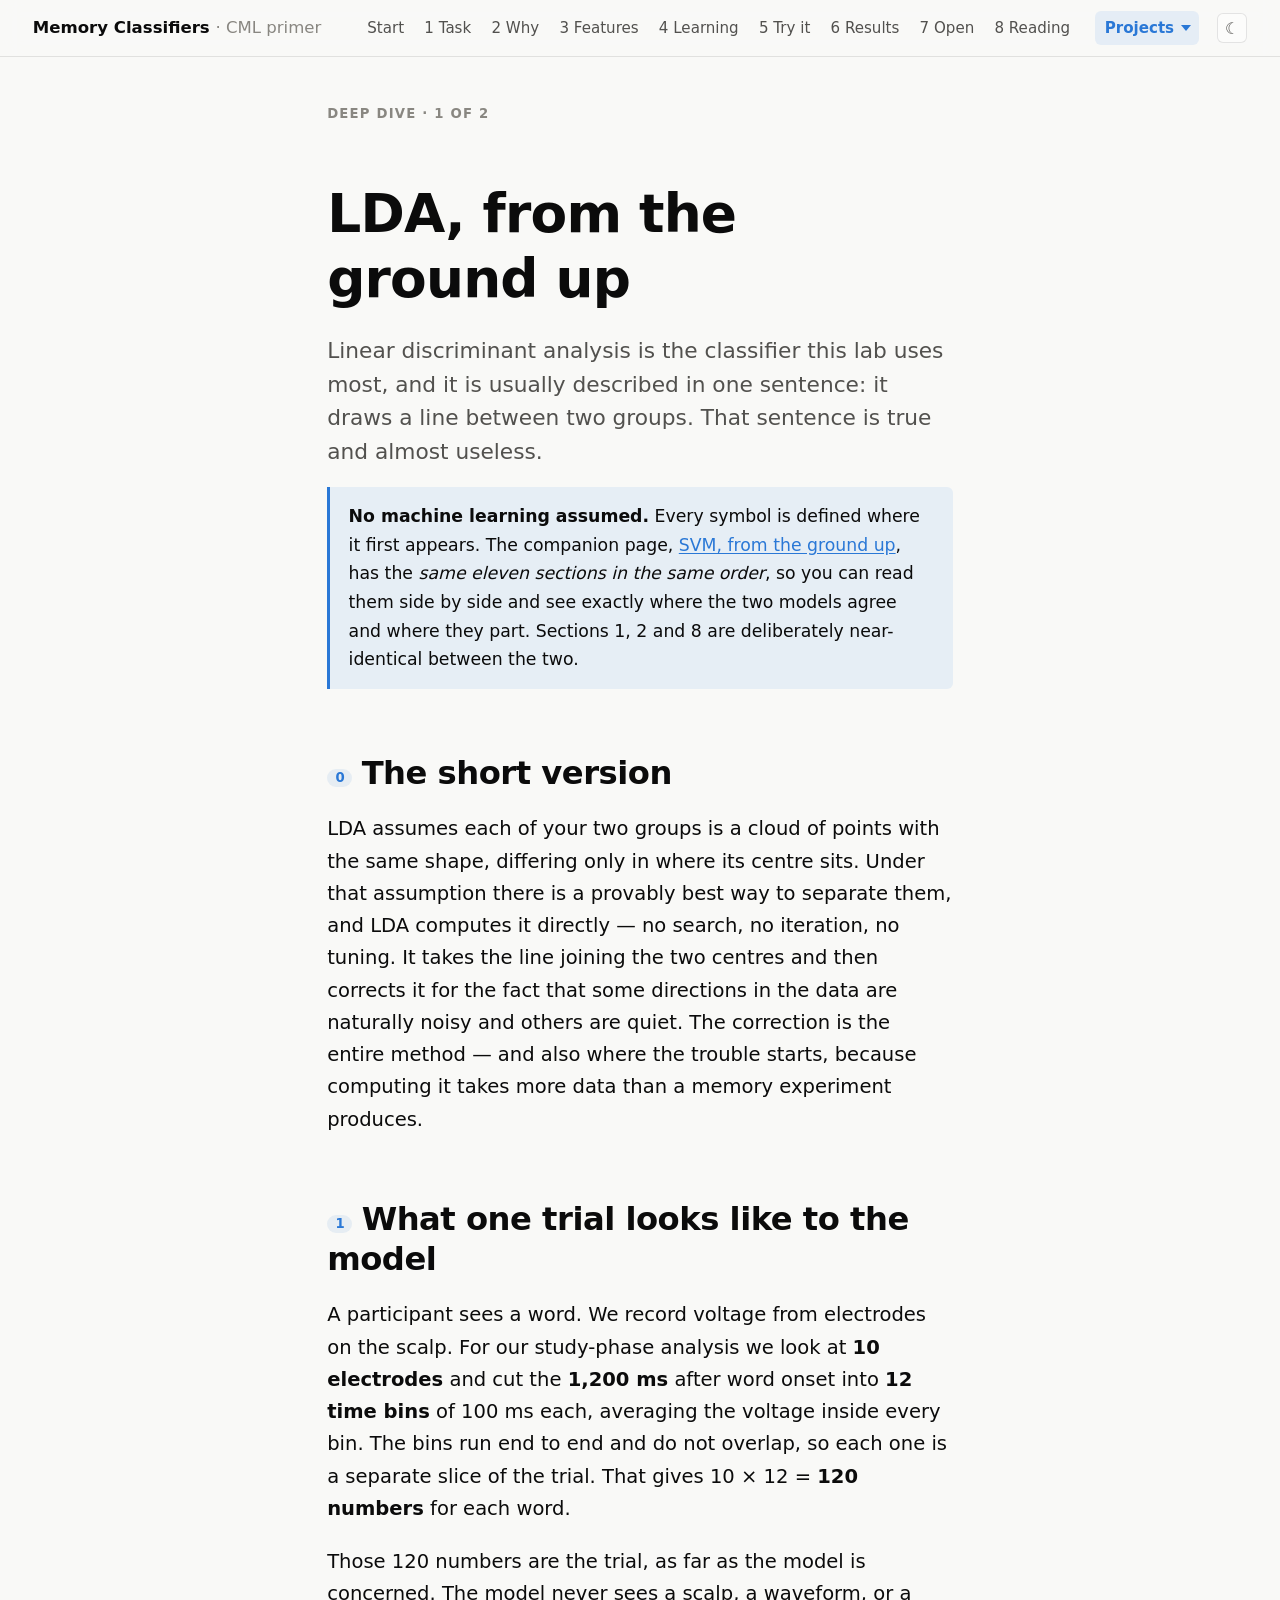
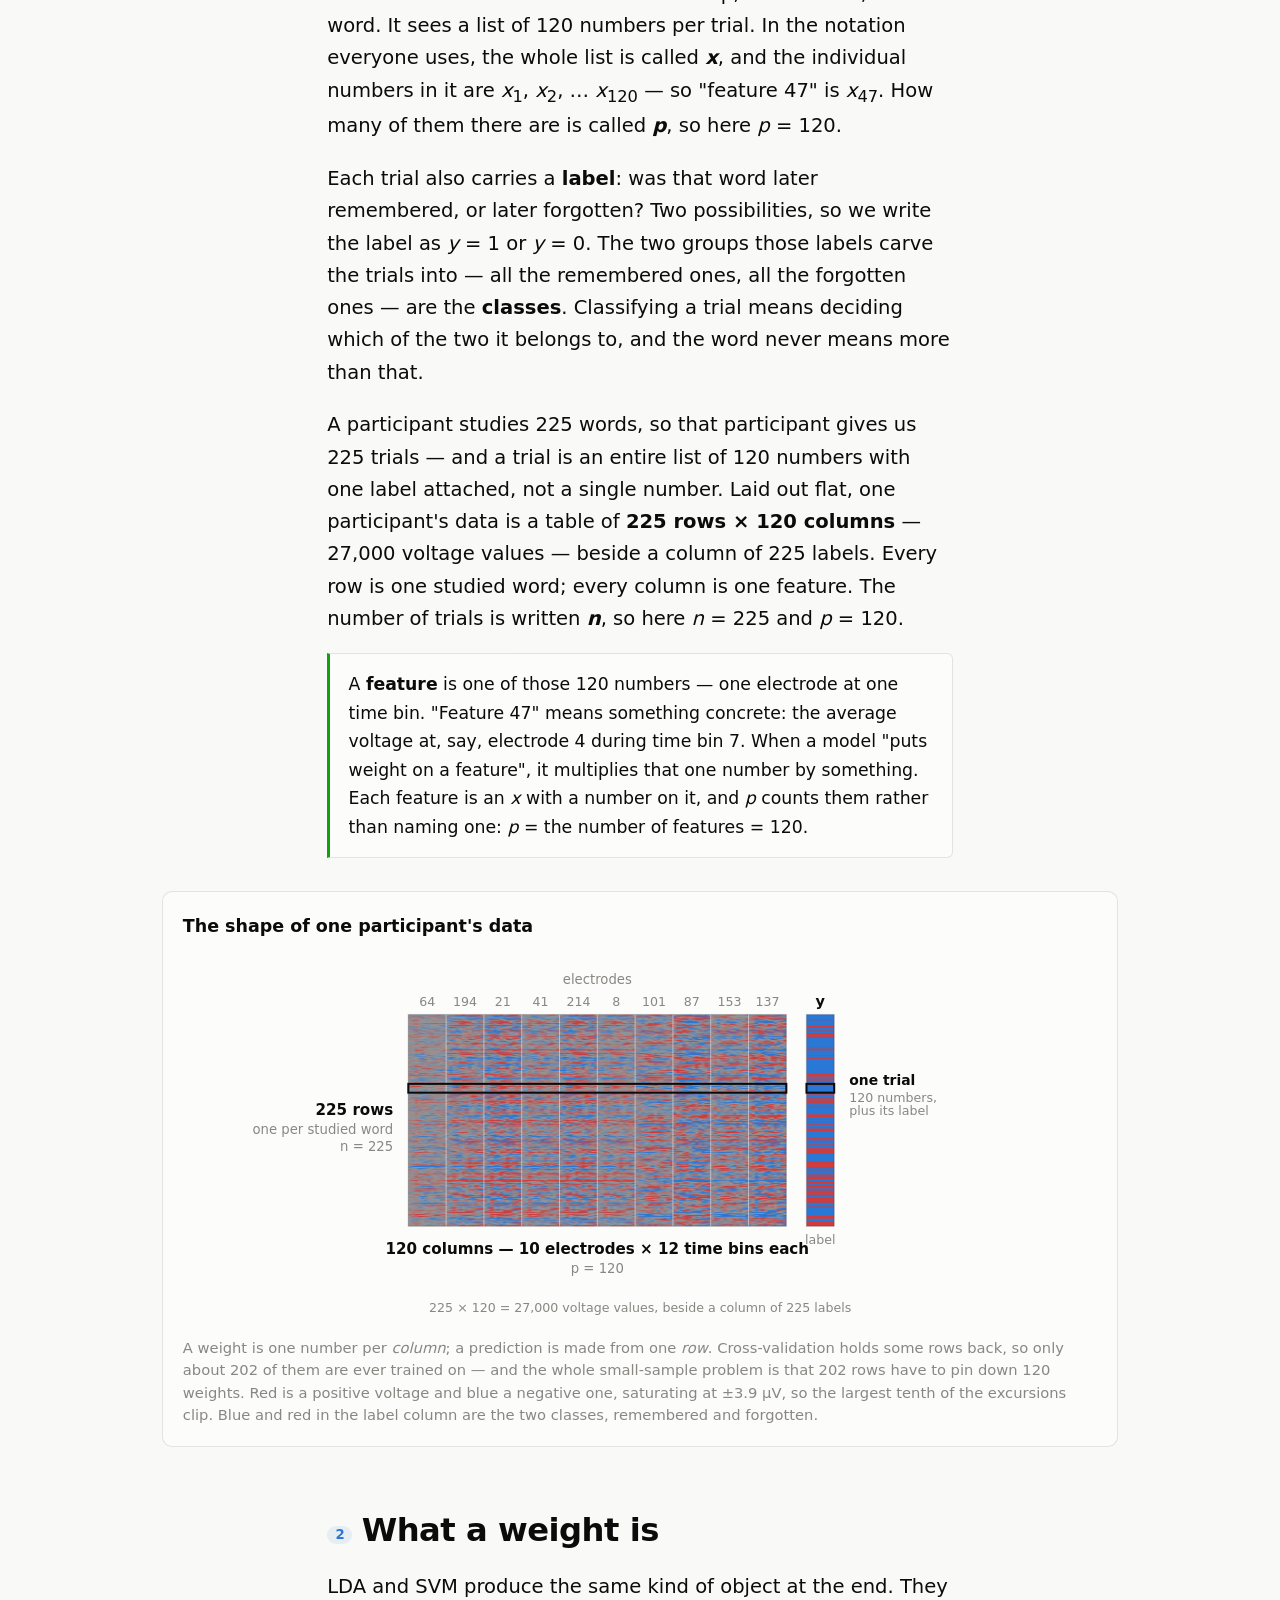
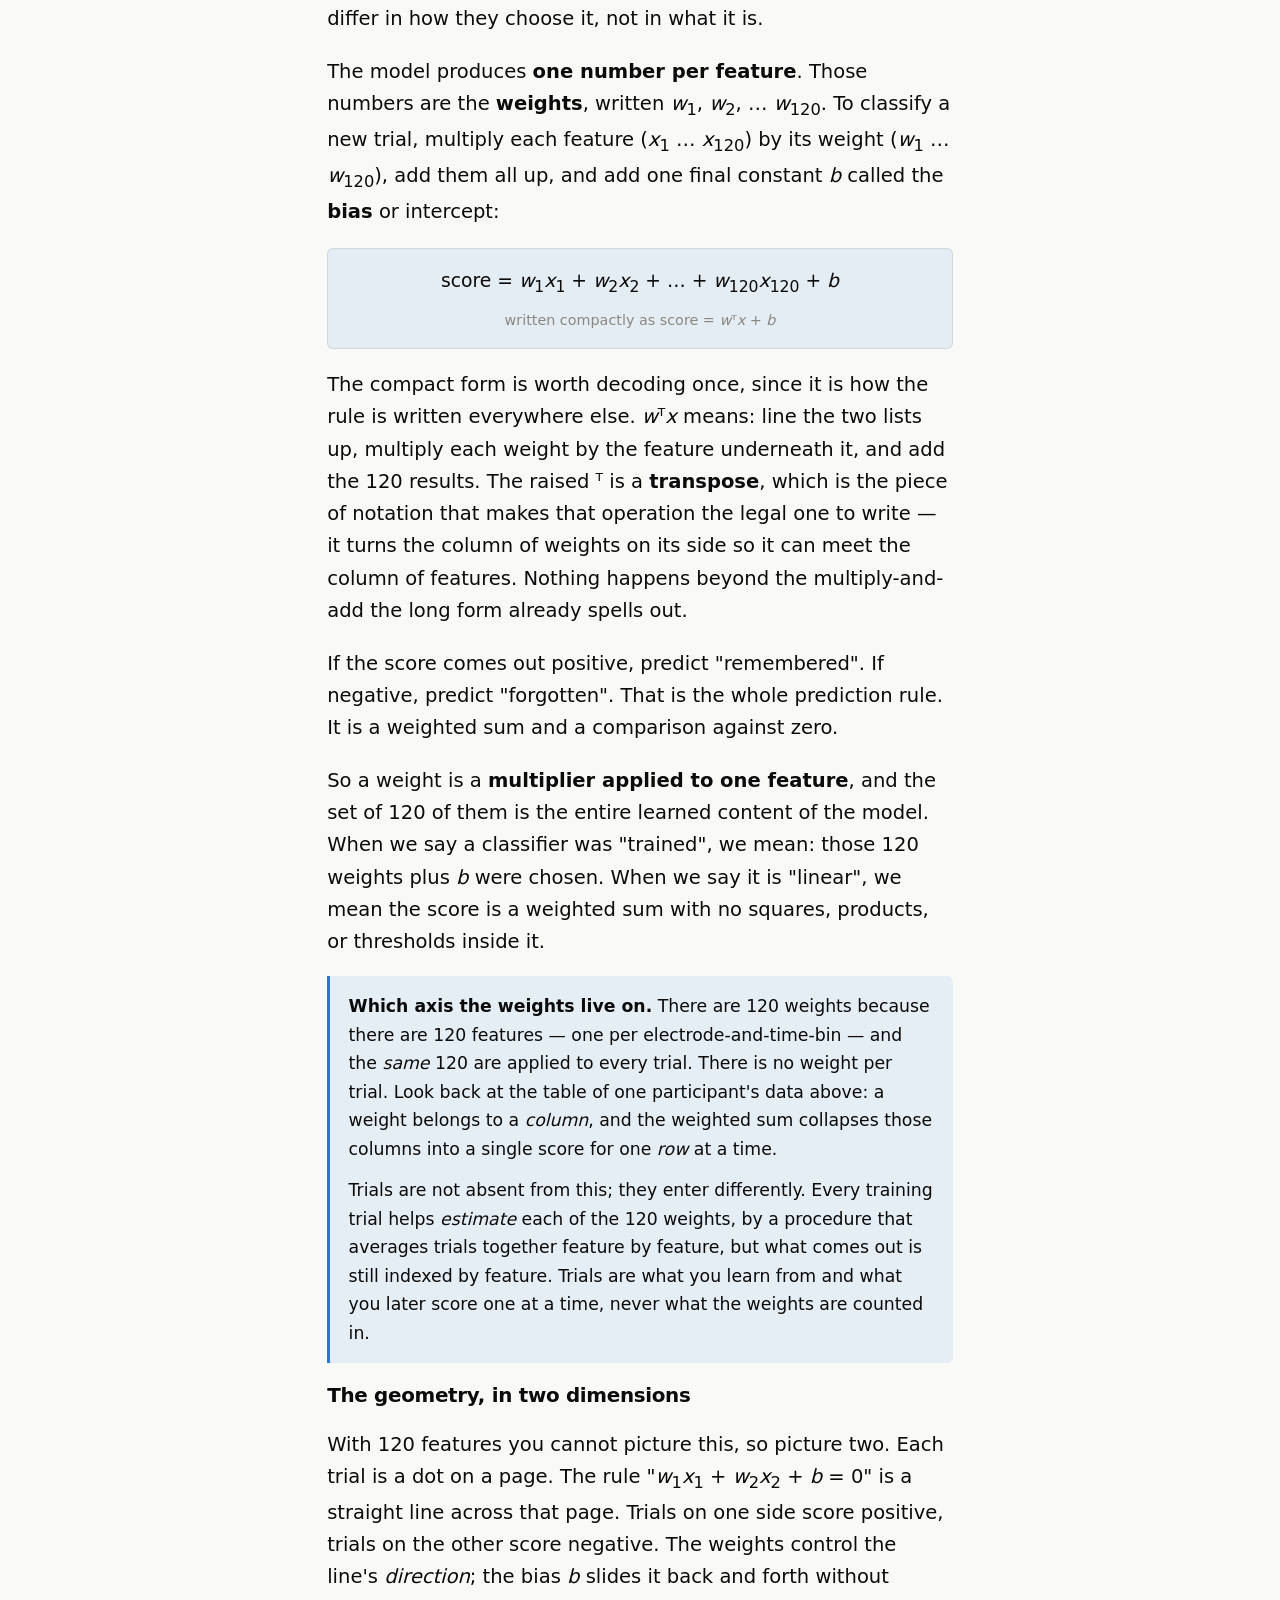
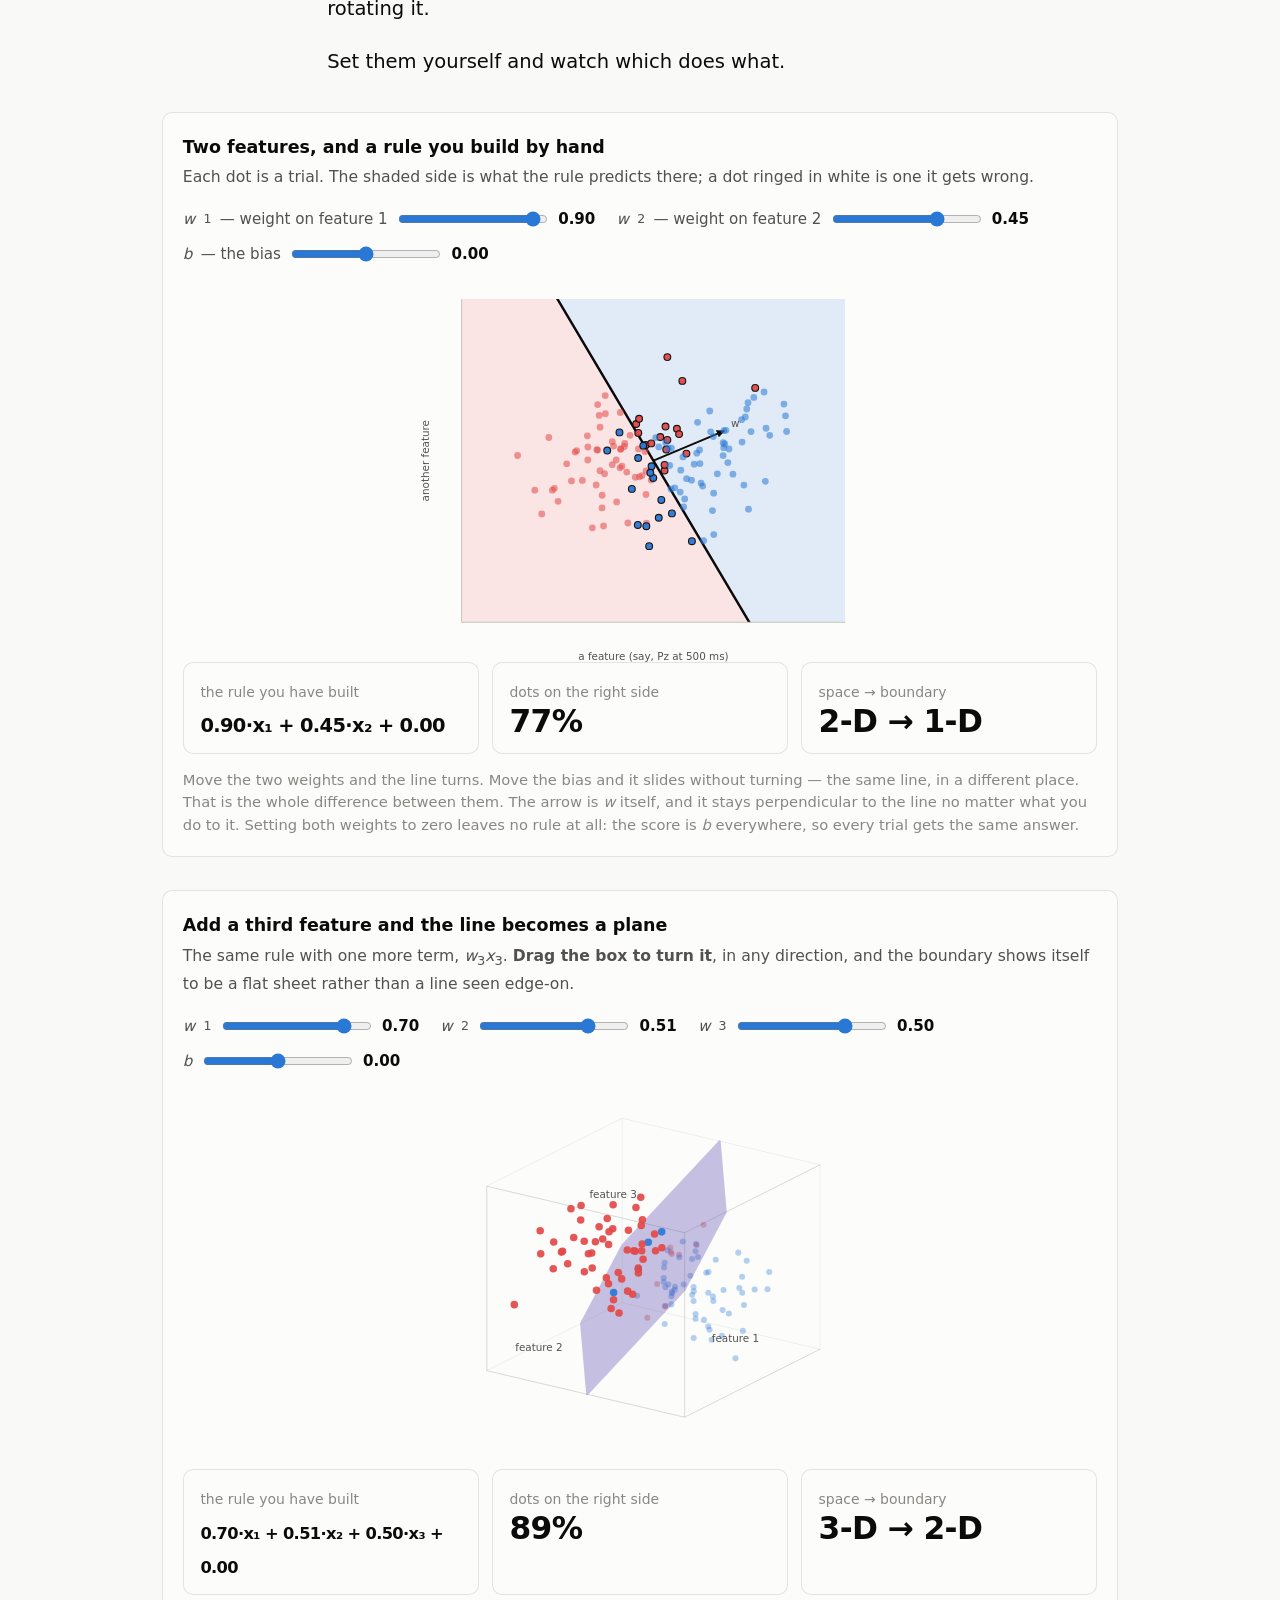
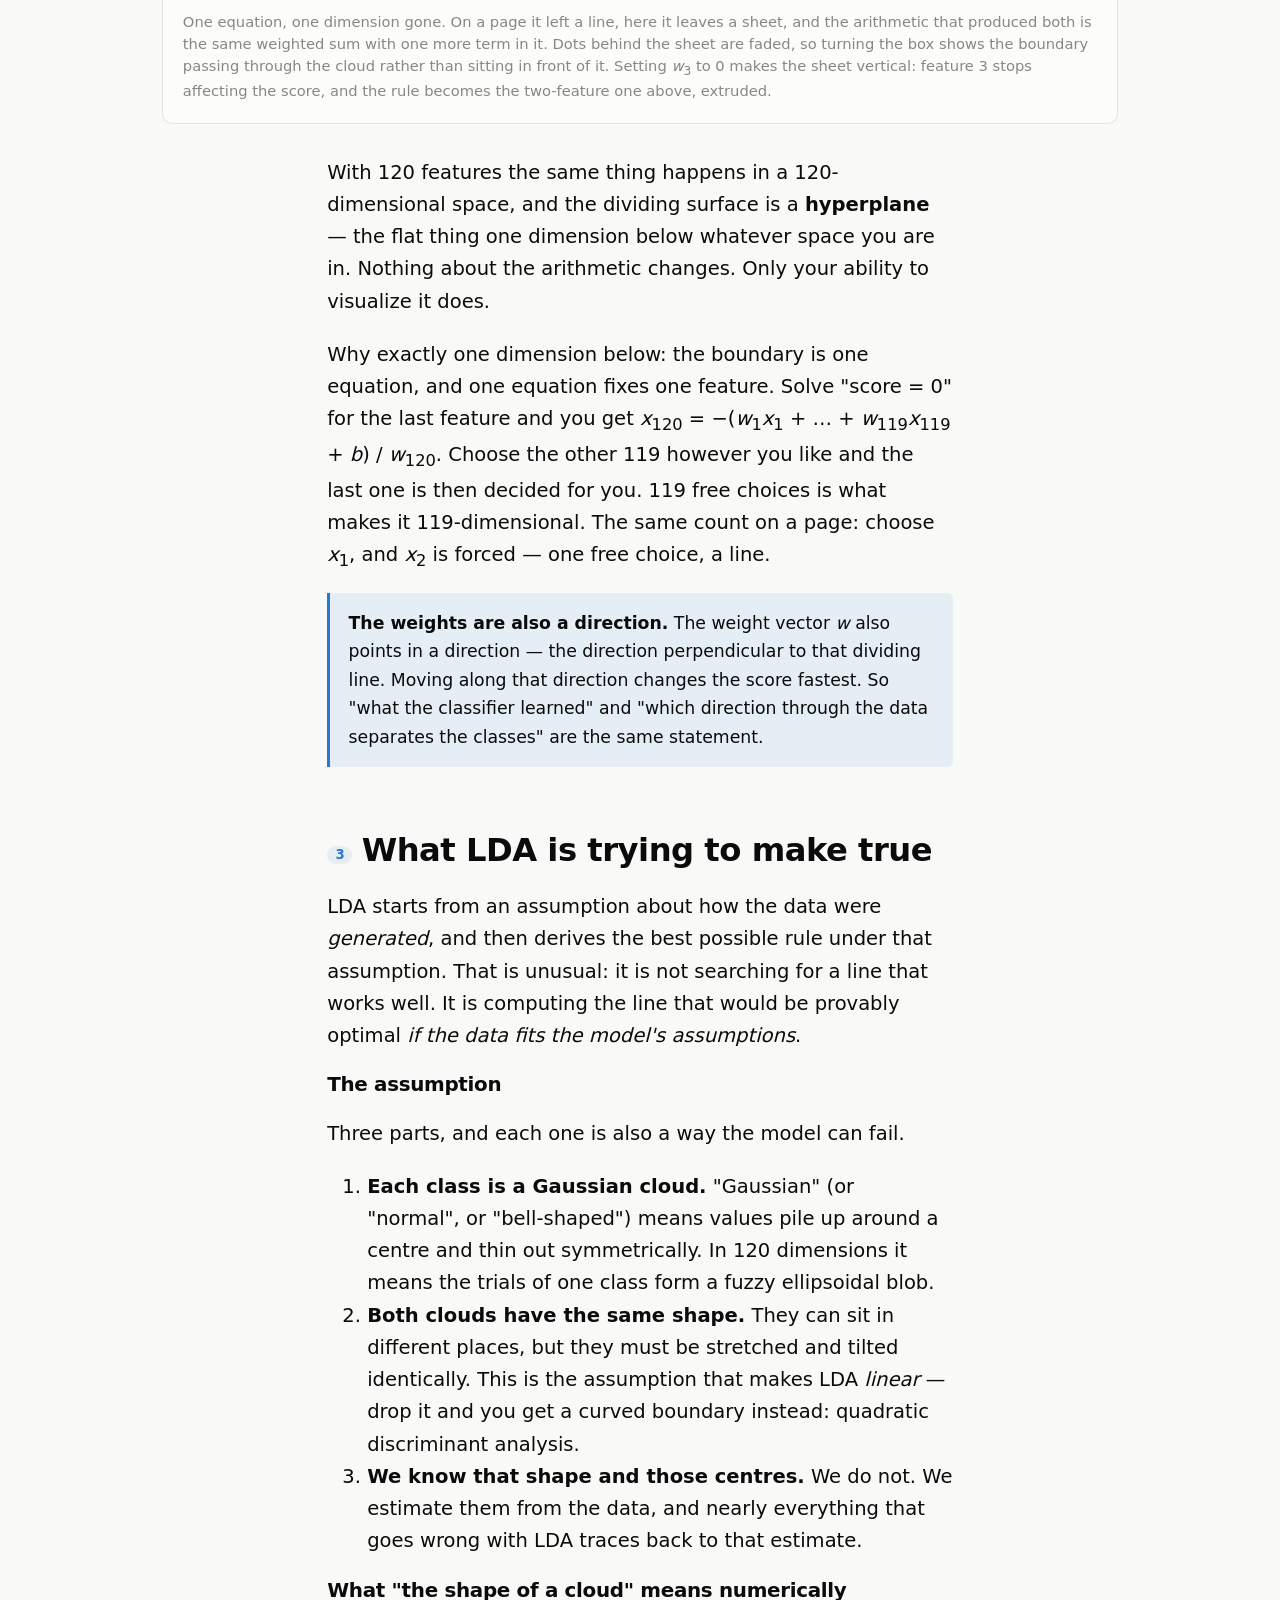
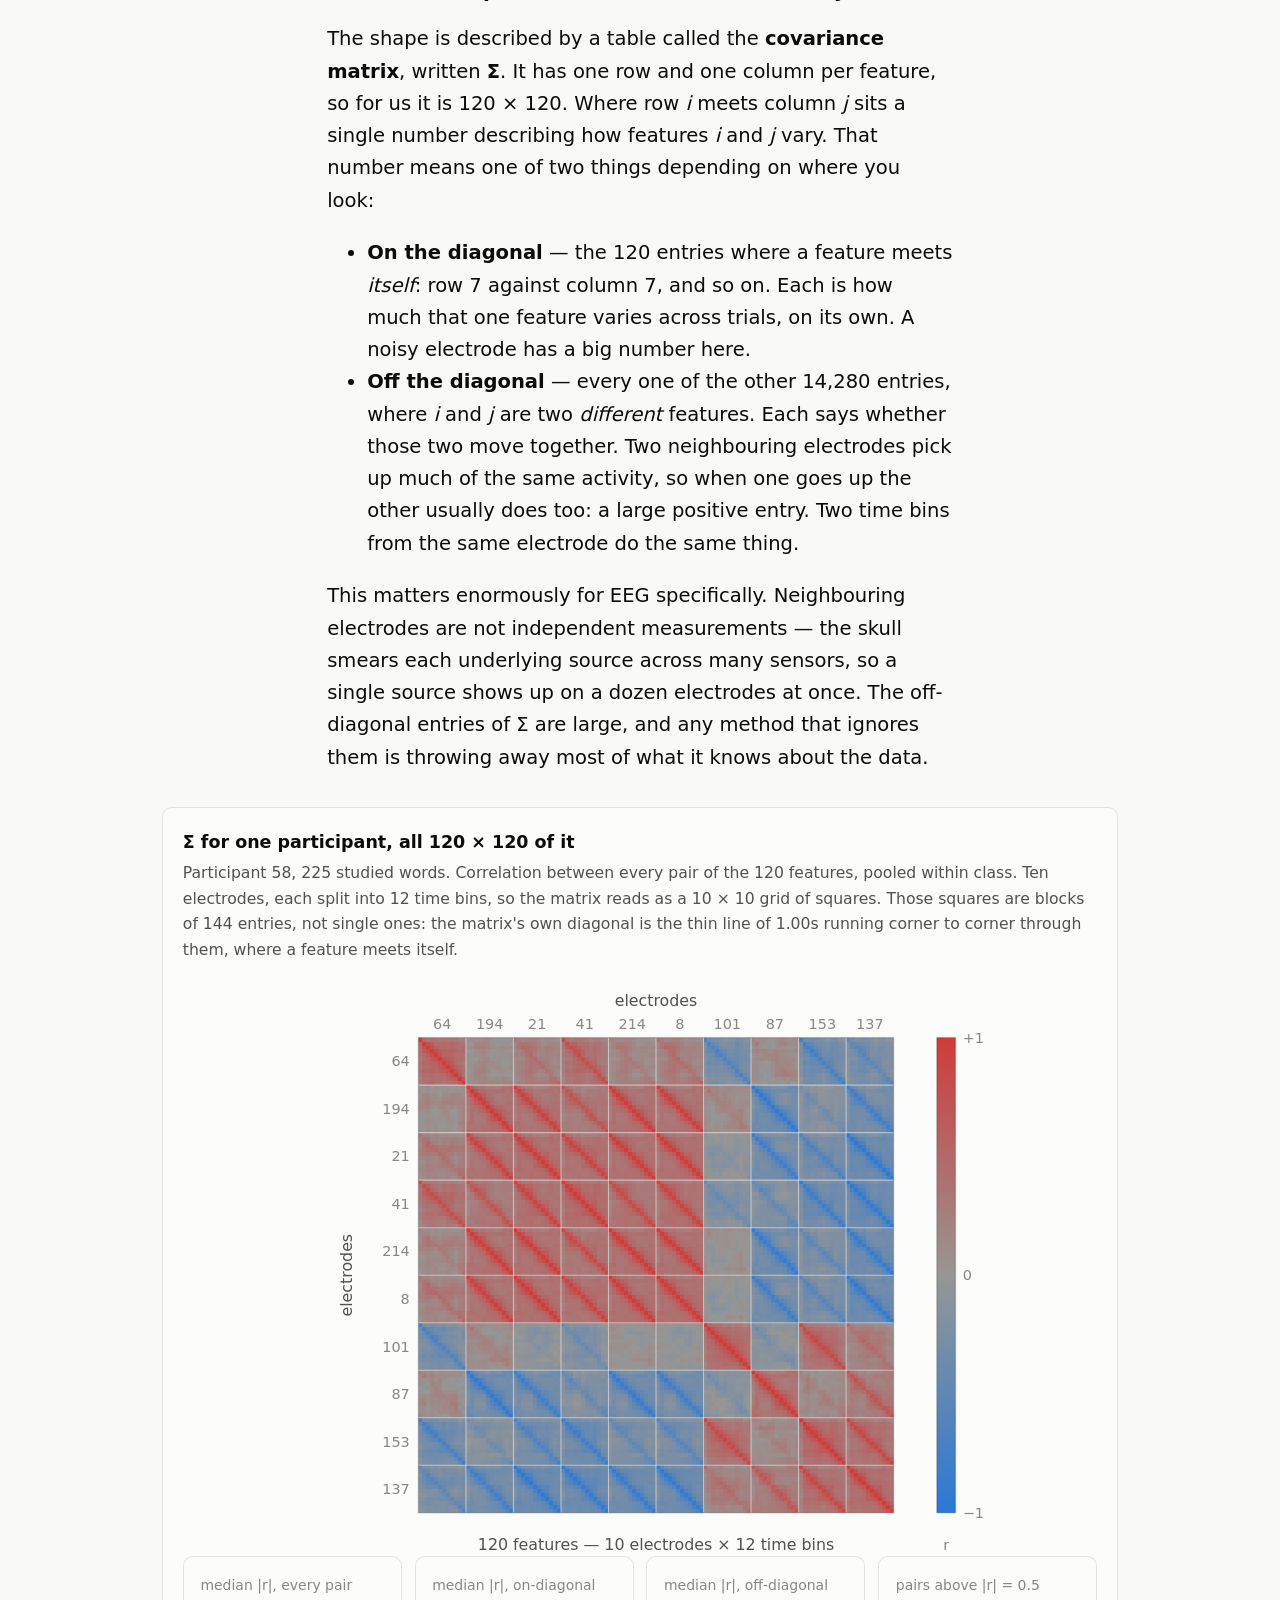
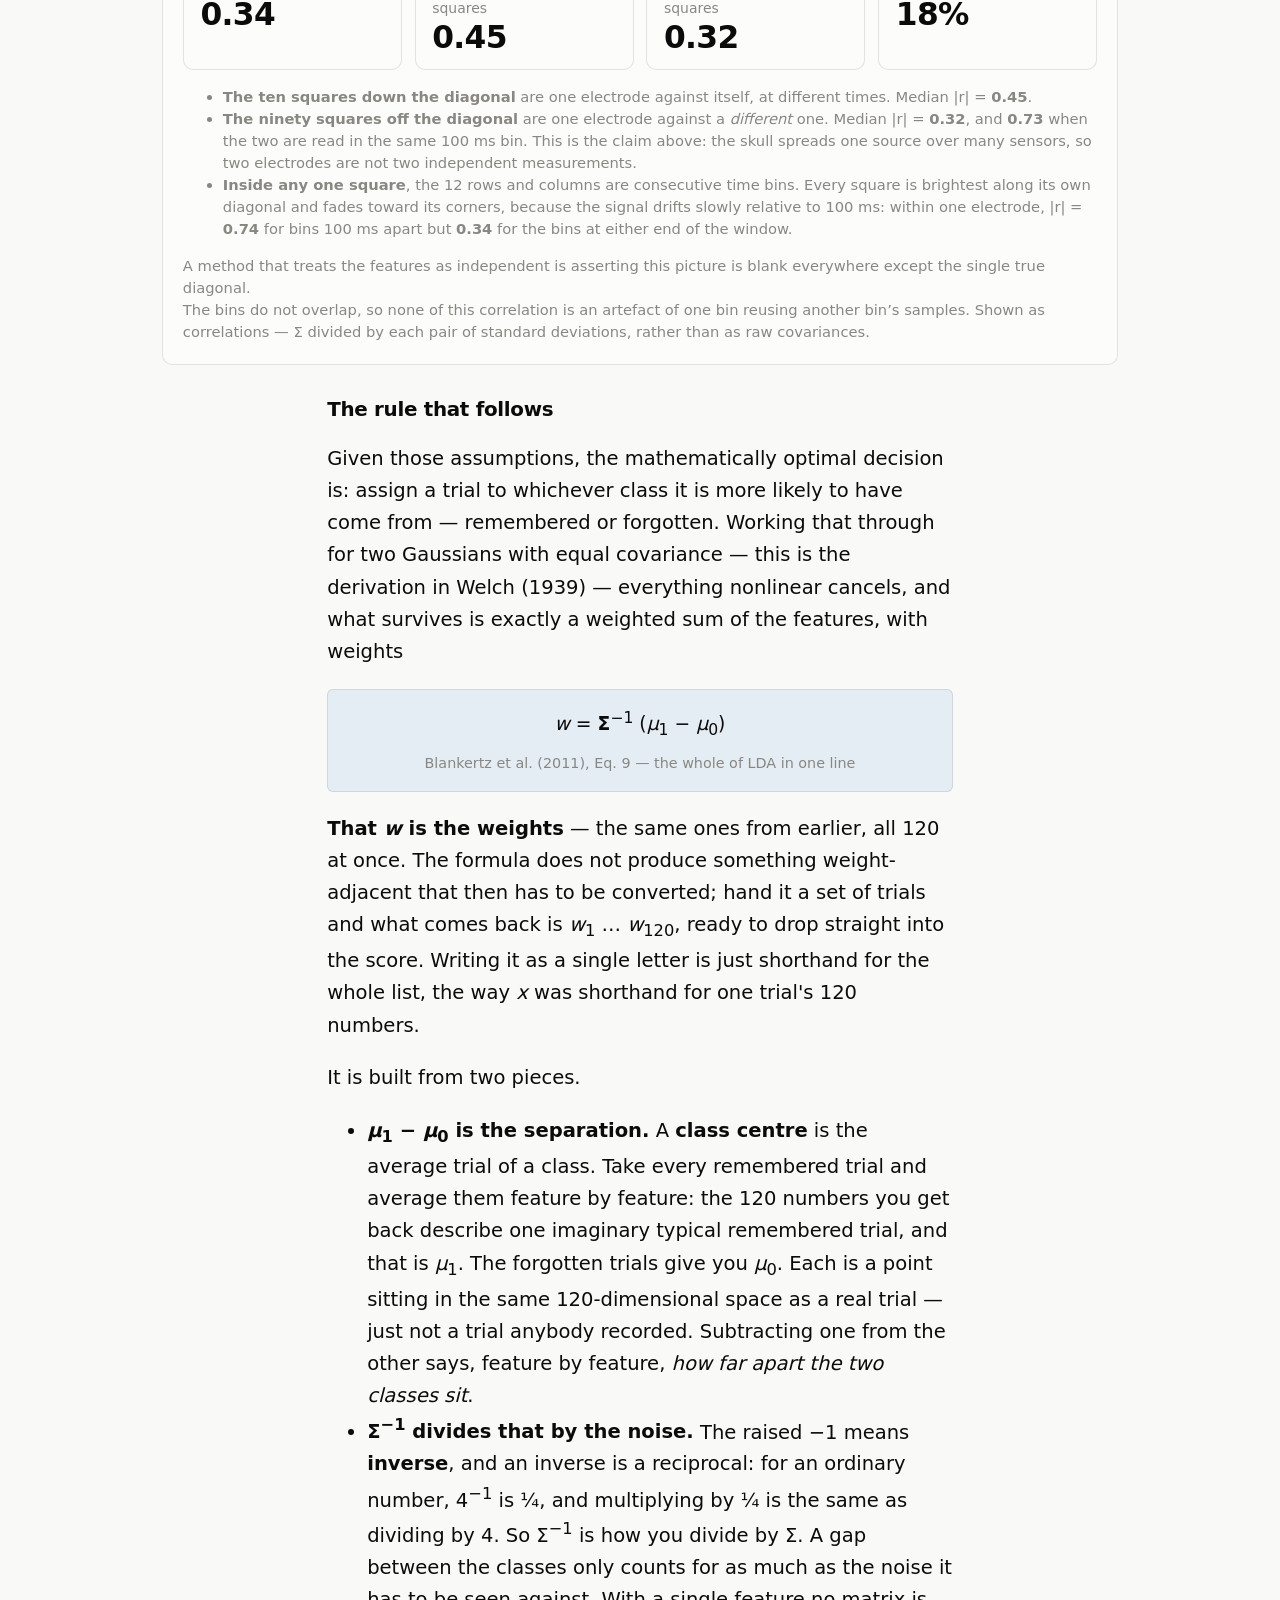
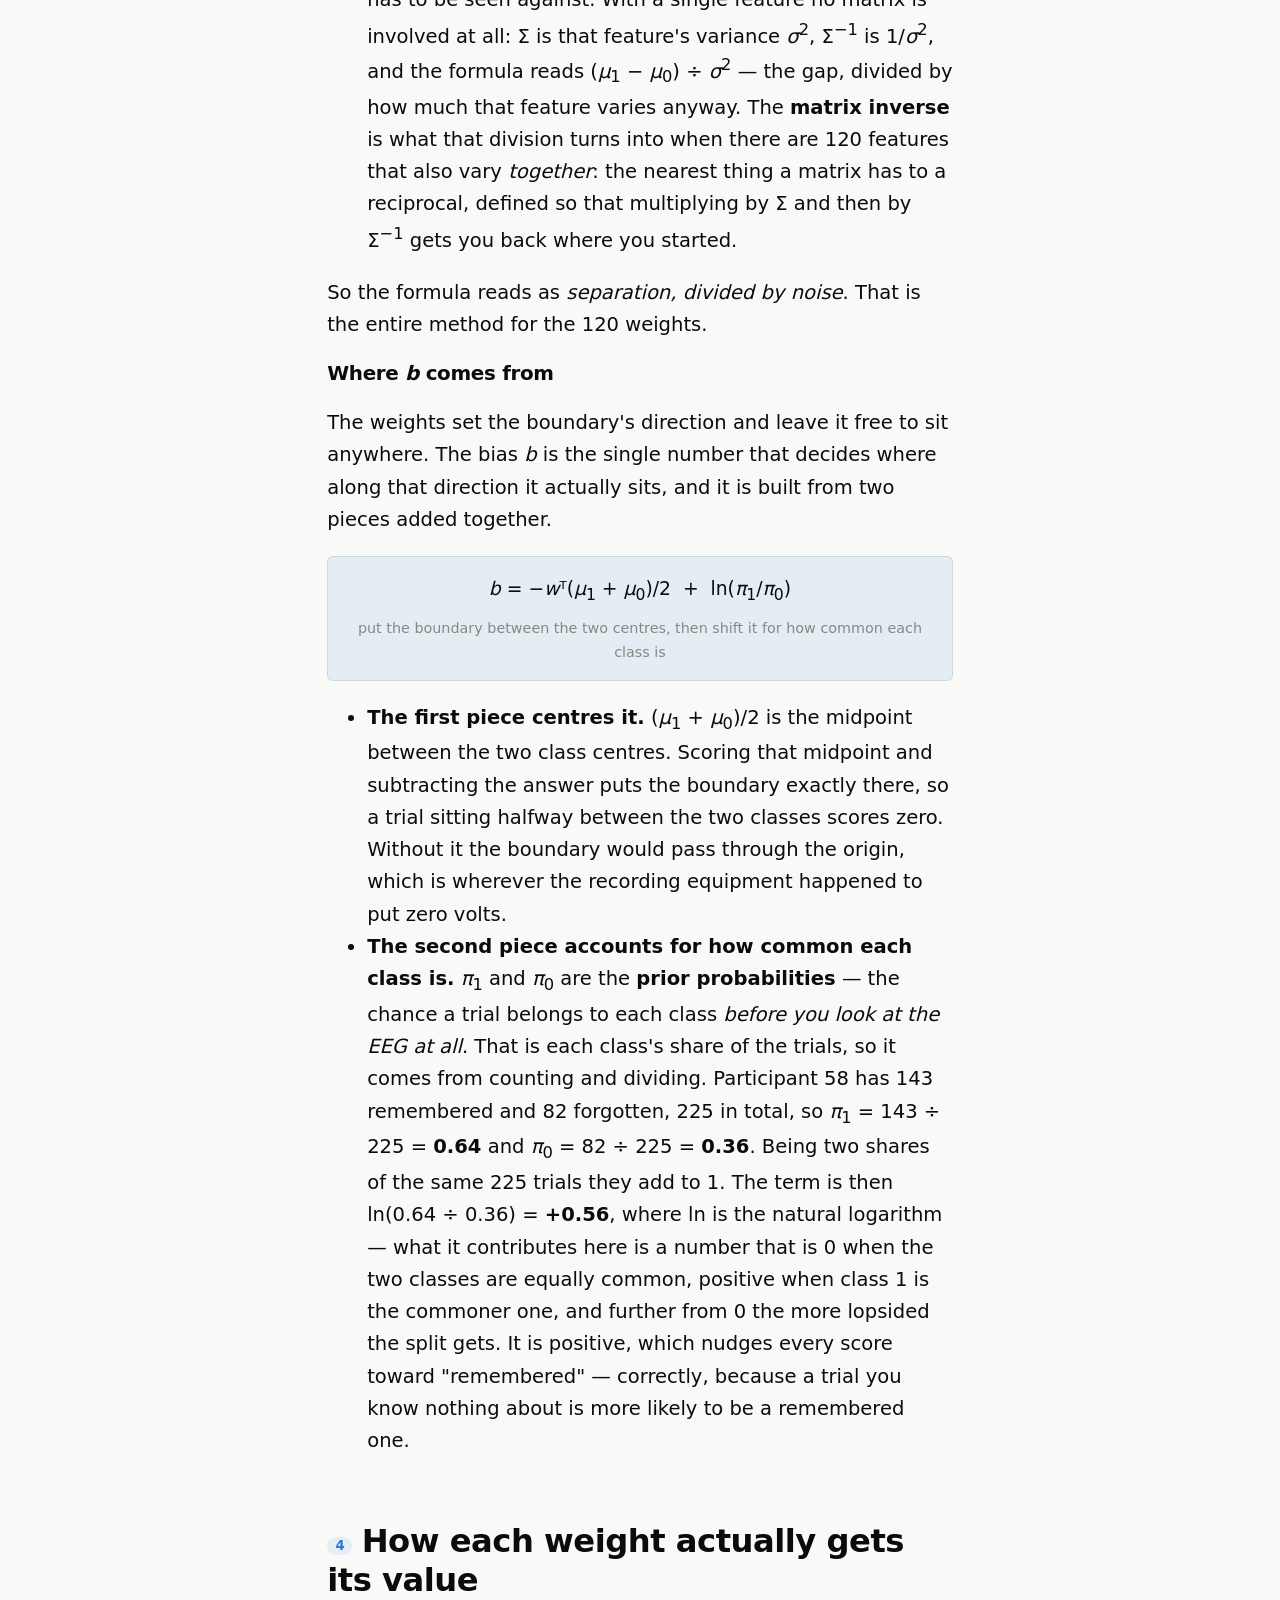
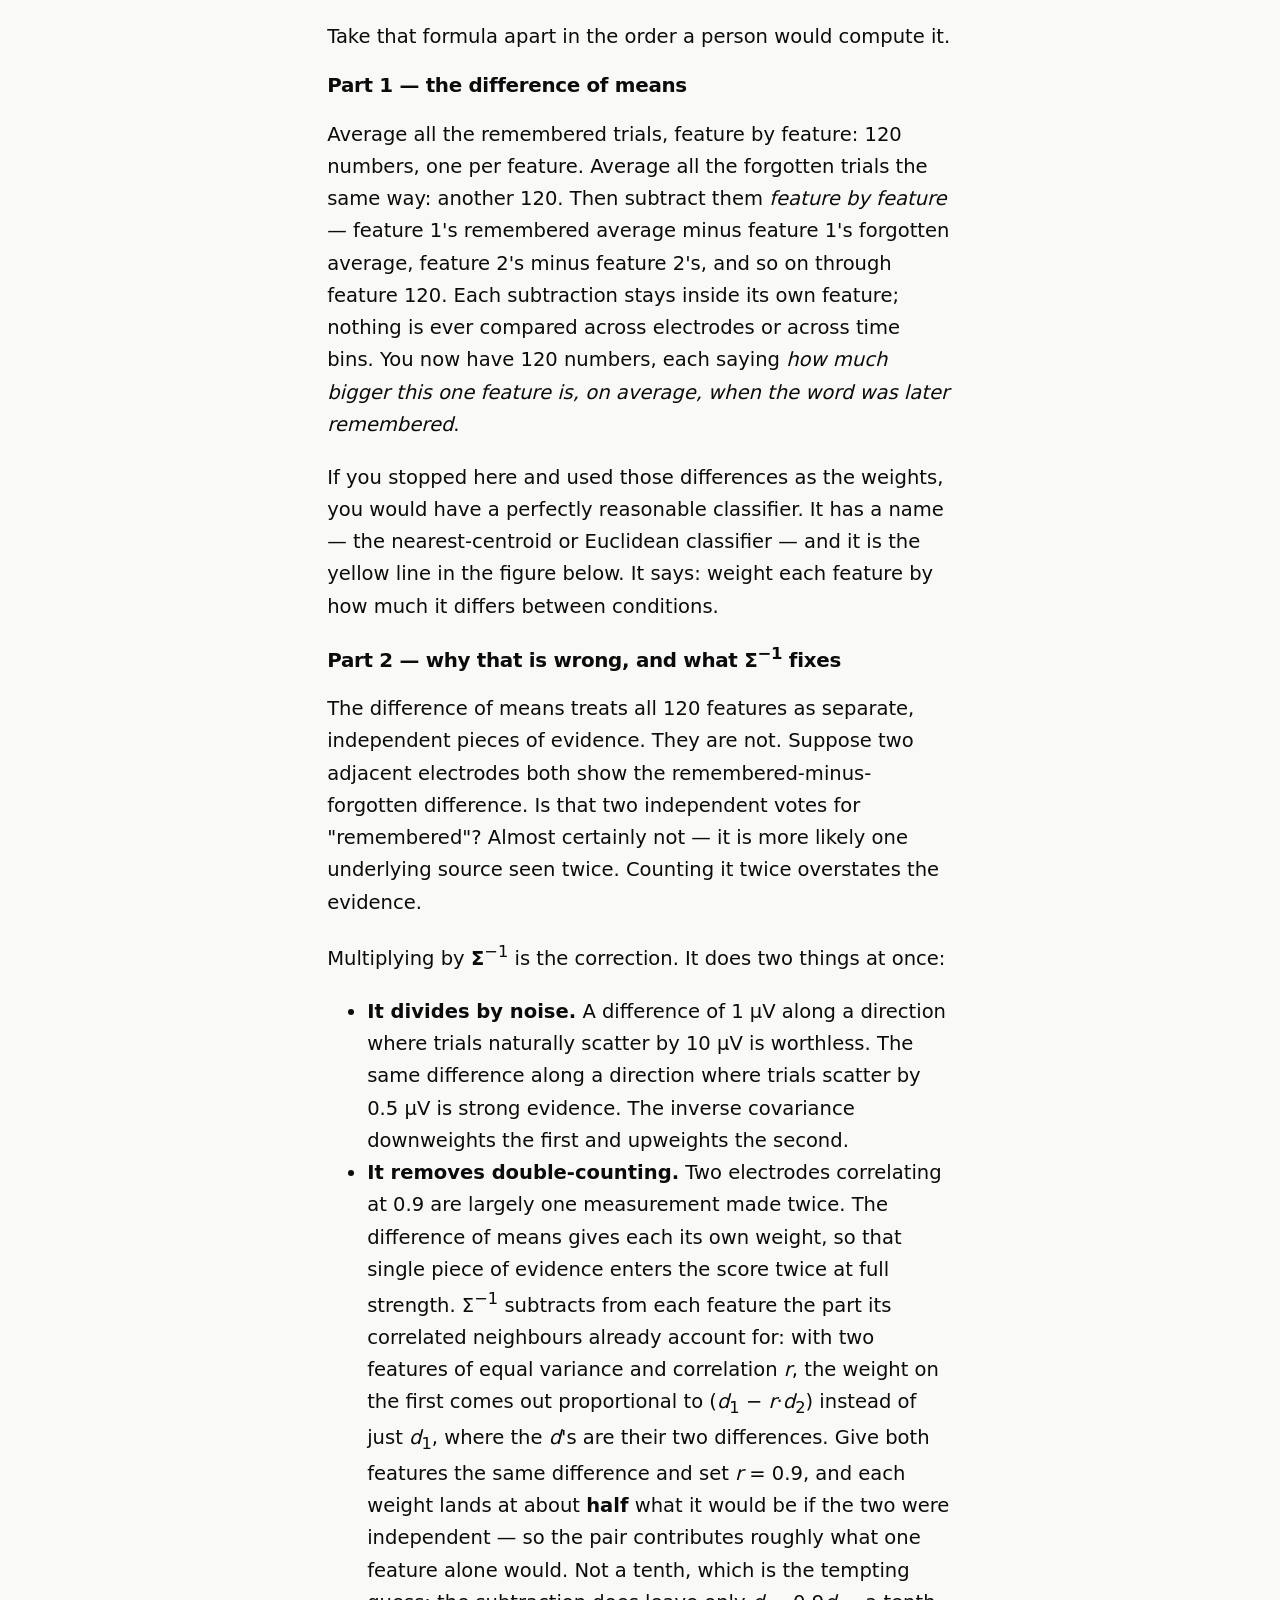
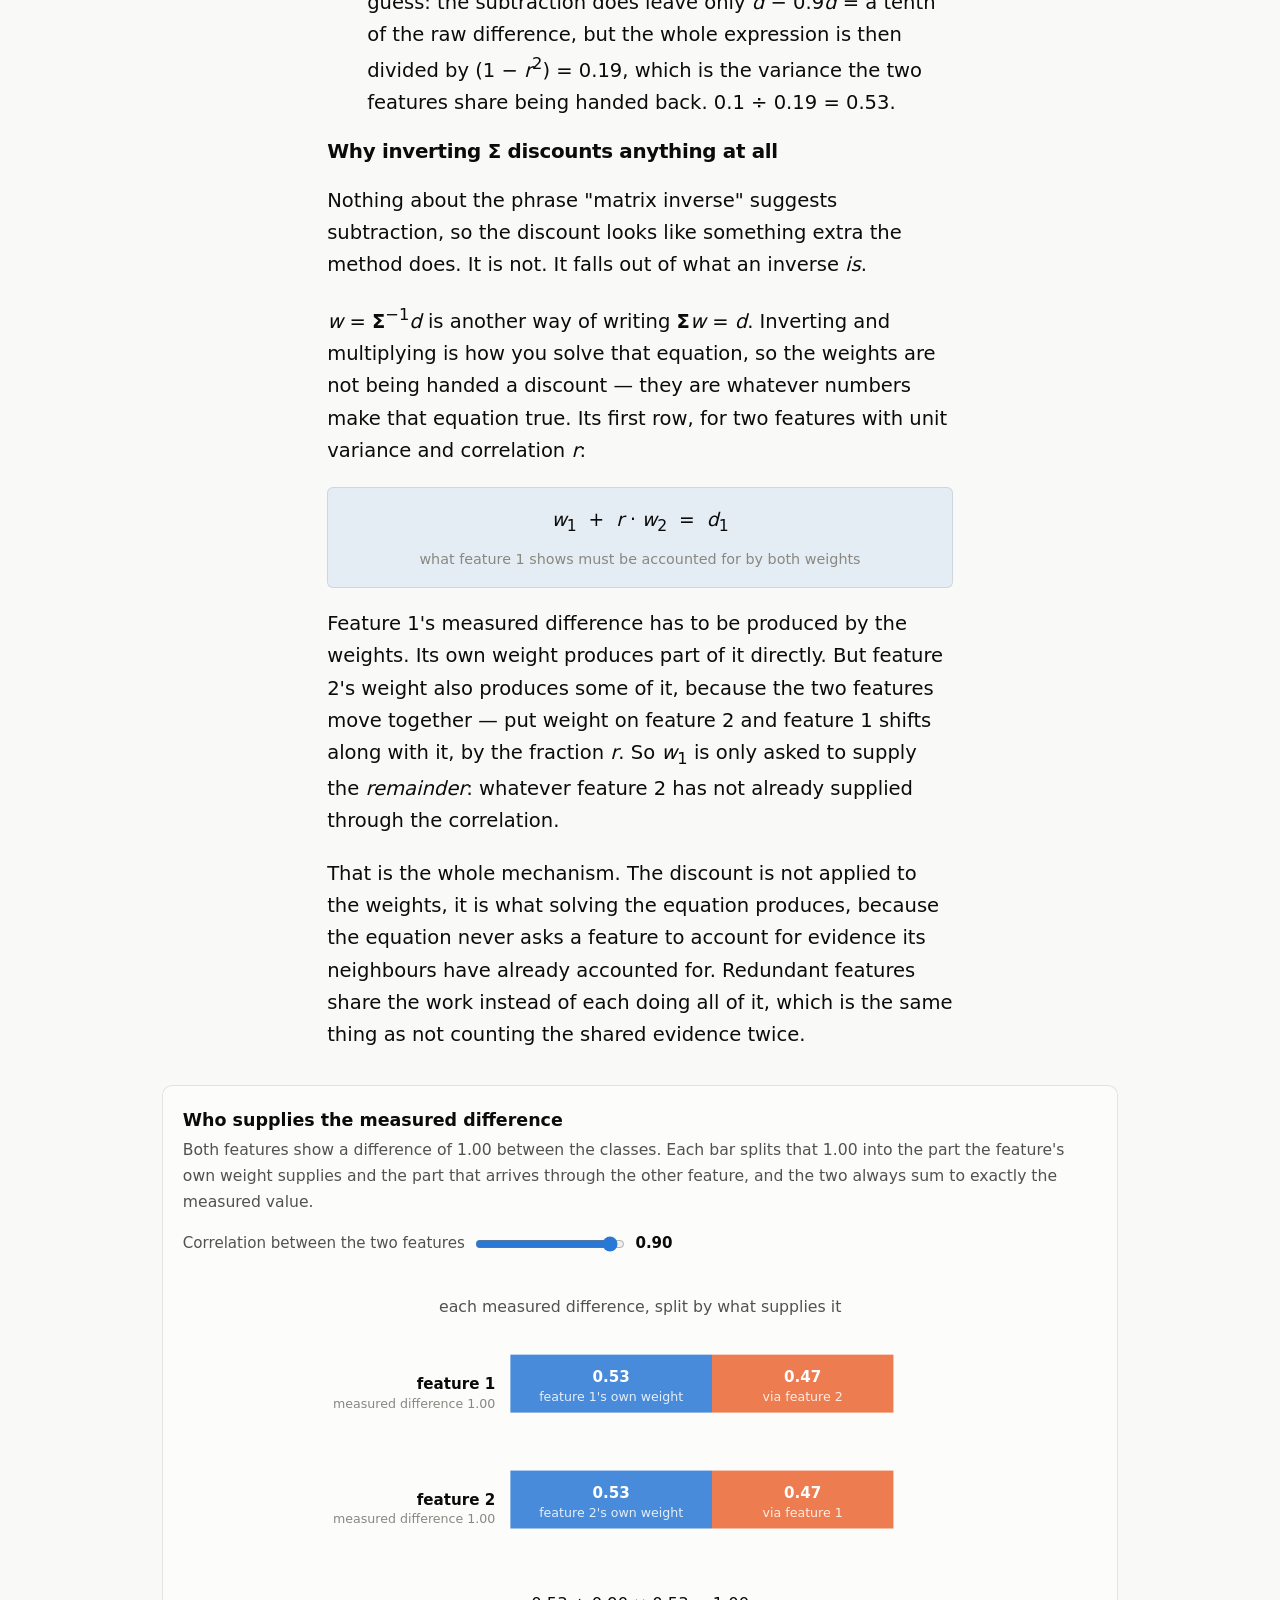
<file: lda.html>
<!doctype html>
<html lang="en">
<head>
<meta charset="utf-8">
<meta name="viewport" content="width=device-width, initial-scale=1">
<title>LDA, from the ground up | CML primer</title>
<meta name="description" content="Linear discriminant analysis explained from no machine-learning background: what every weight is, where its value comes from, what the model assumes, and how it fails.">
<link rel="stylesheet" href="assets/site.css">
</head>
<body>

<header class="topbar">
  <a class="topbar__home" href="index.html">Memory Classifiers <span>· CML primer</span></a>
  <div class="topbar__spacer"></div>
  <nav class="topbar__nav" aria-label="Chapters"></nav>
  <button class="theme-toggle" type="button">☾</button>
</header>

<main class="wrap">
  <section style="padding: 2.5rem 0 0;">
    <div class="prose">
      <p class="eyebrow">Deep dive · 1 of 2</p>
      <h1>LDA, from the ground up</h1>
      <p class="lede">
        Linear discriminant analysis is the classifier this lab uses most, and it is
        usually described in one sentence: it draws a line between two groups. That
        sentence is true and almost useless.
      </p>
      <div class="callout">
        <p>
          <strong>No machine learning assumed.</strong> Every symbol is defined where
          it first appears. The companion page,
          <a href="svm.html">SVM, from the ground up</a>, has the
          <em>same eleven sections in the same order</em>, so you can read them side
          by side and see exactly where the two models agree and where they part.
          Sections 1, 2 and 8 are deliberately near-identical between the two.
        </p>
      </div>
    </div>
  </section>

  <!-- ===================== 0. THE SHORT VERSION ========================== -->
  <section class="chapter">
    <div class="prose">
      <h2><span class="steplabel">0</span>The short version</h2>
      <p>
        LDA assumes each of your two groups is a cloud of points with the same shape,
        differing only in where its centre sits. Under that assumption there is a
        provably best way to separate them, and LDA computes it directly — no search,
        no iteration, no tuning. It takes the line joining the two centres and then
        corrects it for the fact that some directions in the data are naturally noisy
        and others are quiet. The correction is the entire method — and also where the trouble starts, because
        computing it takes more data than a memory experiment produces.
      </p>
    </div>
  </section>

  <!-- ===================== 1. WHAT ONE TRIAL IS ========================== -->
  <section class="chapter">
    <div class="prose">
      <h2><span class="steplabel">1</span>What one trial looks like to the model</h2>
      <p>
        A participant sees a word. We record voltage from electrodes on the scalp. For
        our study-phase analysis we look at <strong>10 electrodes</strong> and cut the
        <strong>1,200 ms</strong> after word onset into <strong>12 time bins</strong> of
        100 ms each, averaging the voltage inside every bin. The bins run end to end and
        do not overlap, so each one is a separate slice of the trial. That gives 10 × 12 = <strong>120 numbers</strong> for
        each word.
      </p>
      <p>
        Those 120 numbers are the trial, as far as the model is concerned. The model
        never sees a scalp, a waveform, or a word. It sees a list of 120 numbers per
        trial. In the notation everyone uses, the whole list is called
        <strong><em>x</em></strong>, and the individual numbers in it are
        <em>x</em><sub>1</sub>, <em>x</em><sub>2</sub>, … <em>x</em><sub>120</sub> — so
        "feature 47" is <em>x</em><sub>47</sub>. How many of them there are is called
        <strong><em>p</em></strong>, so here <em>p</em> = 120.
      </p>
      <p>
        Each trial also carries a <strong>label</strong>: was that word later
        remembered, or later forgotten? Two possibilities, so we write the label as
        <em>y</em> = 1 or <em>y</em> = 0. The two groups those labels carve the trials
        into — all the remembered ones, all the forgotten ones — are the
        <strong>classes</strong>. Classifying a trial means deciding which of the two it
        belongs to, and the word never means more than that.
      </p>
      <p>
        A participant studies 225 words, so that participant gives us 225 trials — and
        a trial is an entire list of 120 numbers with one label attached, not a single
        number. Laid out flat, one participant's data is a table of
        <strong>225 rows × 120 columns</strong> — 27,000 voltage values — beside a
        column of 225 labels. Every row is one studied word; every column is one
        feature. The number of trials is written <strong><em>n</em></strong>, so here
        <em>n</em> = 225 and <em>p</em> = 120.
      </p>
      <div class="keypoint">
        <p>
          A <strong>feature</strong> is one of those 120 numbers — one electrode at one
          time bin. "Feature 47" means something concrete: the average voltage at, say,
          electrode 4 during time bin 7. When a model "puts weight on a feature", it
          multiplies that one number by something. Each feature
          is an <em>x</em> with a number on it, and <em>p</em> counts them rather than
          naming one: <em>p</em> = the number of features = 120.
        </p>
      </div>
    </div>

    <div class="figure">
      <div class="figure__title">The shape of one participant's data</div>
      <div id="design-matrix"></div>
      <div class="figure__note" id="dm-note">
        A weight is one number per
        <em>column</em>; a prediction is made from one <em>row</em>. Cross-validation
        holds some rows back, so only about 202 of them are ever trained on — and the
        whole small-sample problem is that 202 rows have to pin down 120 weights.
      </div>
    </div>
  </section>

  <!-- ===================== 2. WHAT A WEIGHT IS =========================== -->
  <section class="chapter">
    <div class="prose">
      <h2><span class="steplabel">2</span>What a weight is</h2>
      <p>
        LDA and SVM produce the same kind of object at the end. They differ in how they
        choose it, not in what it is.
      </p>
      <p>
        The model produces <strong>one number per feature</strong>. Those numbers are
        the <strong>weights</strong>, written <em>w</em><sub>1</sub>,
        <em>w</em><sub>2</sub>, … <em>w</em><sub>120</sub>. To classify a new trial,
        multiply each feature (<em>x</em><sub>1</sub> … <em>x</em><sub>120</sub>) by its
        weight (<em>w</em><sub>1</sub> … <em>w</em><sub>120</sub>), add them all up, and
        add one final constant <em>b</em> called the <strong>bias</strong> or intercept:
      </p>
      <div class="formula">
        score = <em>w</em><sub>1</sub><em>x</em><sub>1</sub>
        + <em>w</em><sub>2</sub><em>x</em><sub>2</sub>
        + … + <em>w</em><sub>120</sub><em>x</em><sub>120</sub> + <em>b</em>
        <span class="lbl">written compactly as score = <em>w</em>ᵀ<em>x</em> + <em>b</em></span>
      </div>
      <p>
        The compact form is worth decoding once, since it is how the rule is written
        everywhere else. <em>w</em>ᵀ<em>x</em> means: line the two lists up, multiply
        each weight by the feature underneath it, and add the 120 results. The raised
        ᵀ is a <strong>transpose</strong>, which is the piece of notation that makes
        that operation the legal one to write — it turns the column of weights on its
        side so it can meet the column of features. Nothing happens beyond the
        multiply-and-add the long form already spells out.
      </p>
      <p>
        If the score comes out positive, predict "remembered". If negative, predict
        "forgotten". That is the whole prediction rule. It is a weighted sum and a
        comparison against zero.
      </p>
      <p>
        So a weight is a <strong>multiplier applied to one feature</strong>, and the
        set of 120 of them is the entire learned content of the model. When we say a
        classifier was "trained", we mean: those 120 weights plus <em>b</em> were
        chosen. When we say it is "linear", we mean the score is a weighted sum with no
        squares, products, or thresholds inside it.
      </p>
      <div class="callout">
        <p>
          <strong>Which axis the weights live on.</strong> There are 120 weights because
          there are 120 features — one per electrode-and-time-bin — and the
          <em>same</em> 120 are applied to every trial. There is no weight per trial.
          Look back at the table of one participant's data above: a weight belongs to a
          <em>column</em>, and the
          weighted sum collapses those columns into a single score for one
          <em>row</em> at a time.
        </p>
        <p>
          Trials are not absent from this; they enter differently. Every training trial
          helps <em>estimate</em> each of the 120 weights, by a procedure that averages
          trials together feature by feature, but what comes out is still indexed by
          feature. Trials are what you learn from and what you later score one at a
          time, never what the weights are counted in.
        </p>
      </div>

      <h3>The geometry, in two dimensions</h3>
      <p>
        With 120 features you cannot picture this, so picture two. Each trial is a dot
        on a page. The rule "<em>w</em><sub>1</sub><em>x</em><sub>1</sub> +
        <em>w</em><sub>2</sub><em>x</em><sub>2</sub> + <em>b</em> = 0" is a straight
        line across that page. Trials on one side score positive, trials on the other
        score negative. The weights control the line's <em>direction</em>; the bias
        <em>b</em> slides it back and forth without rotating it.
      </p>
      <p>
        Set them yourself and watch which does what.
      </p>
    </div>

    <div class="figure">
      <div class="figure__title">Two features, and a rule you build by hand</div>
      <div class="figure__sub">
        Each dot is a trial. The shaded side is what the rule predicts there; a dot
        ringed in white is one it gets wrong.
      </div>
      <div class="controls">
        <label class="field">
          <em>w</em><sub>1</sub> — weight on feature 1
          <input type="range" id="wg-w1" min="-100" max="100" value="90">
          <output id="wg-w1-out"></output>
        </label>
        <label class="field">
          <em>w</em><sub>2</sub> — weight on feature 2
          <input type="range" id="wg-w2" min="-100" max="100" value="45">
          <output id="wg-w2-out"></output>
        </label>
        <label class="field">
          <em>b</em> — the bias
          <input type="range" id="wg-b" min="-300" max="300" value="0">
          <output id="wg-b-out"></output>
        </label>
      </div>
      <div id="wg-plot" class="plot--square"></div>
      <div class="stats" id="wg-out"></div>
      <div class="figure__note">
        Move the two weights and the line turns. Move the bias and it slides without
        turning — the same line, in a different place. That is the whole difference
        between them. The arrow is <em>w</em> itself, and it stays perpendicular to the
        line no matter what you do to it. Setting
        both weights to zero leaves no rule at all: the score is <em>b</em> everywhere,
        so every trial gets the same answer.
      </div>
    </div>

    <div class="figure">
      <div class="figure__title">Add a third feature and the line becomes a plane</div>
      <div class="figure__sub">
        The same rule with one more term, <em>w</em><sub>3</sub><em>x</em><sub>3</sub>.
        <strong>Drag the box to turn it</strong>, in any direction, and the boundary
        shows itself to be a flat sheet rather than a line seen edge-on.
      </div>
      <div class="controls">
        <label class="field">
          <em>w</em><sub>1</sub>
          <input type="range" id="p3-w1" min="-100" max="100" value="70">
          <output id="p3-w1-out"></output>
        </label>
        <label class="field">
          <em>w</em><sub>2</sub>
          <input type="range" id="p3-w2" min="-100" max="100" value="51">
          <output id="p3-w2-out"></output>
        </label>
        <label class="field">
          <em>w</em><sub>3</sub>
          <input type="range" id="p3-w3" min="-100" max="100" value="50">
          <output id="p3-w3-out"></output>
        </label>
        <label class="field">
          <em>b</em>
          <input type="range" id="p3-b" min="-300" max="300" value="0">
          <output id="p3-b-out"></output>
        </label>
      </div>
      <div id="p3-plot" class="plot--square"></div>
      <div class="stats" id="p3-out"></div>
      <div class="figure__note">
        One equation, one dimension gone. On a page it left a line, here it leaves a
        sheet, and the arithmetic that produced both is the same weighted sum with one
        more term in it. Dots behind the sheet are faded, so turning the box shows the
        boundary passing through the cloud rather than sitting in front of it. Setting
        <em>w</em><sub>3</sub> to 0 makes the sheet vertical: feature 3 stops affecting
        the score, and the rule becomes the two-feature one above, extruded.
      </div>
    </div>

    <div class="prose">
      <p>
        With 120 features the same thing happens in a 120-dimensional space, and the
        dividing surface is a <strong>hyperplane</strong> — the flat thing one
        dimension below whatever space you are in. Nothing about the arithmetic
        changes. Only your ability to visualize it does.
      </p>
      <p>
        Why exactly one dimension below: the boundary is one equation, and one equation
        fixes one feature. Solve "score = 0" for the last feature and you get
        <em>x</em><sub>120</sub> = −(<em>w</em><sub>1</sub><em>x</em><sub>1</sub> + … +
        <em>w</em><sub>119</sub><em>x</em><sub>119</sub> + <em>b</em>) /
        <em>w</em><sub>120</sub>. Choose the other 119 however you like and the last one
        is then decided for you. 119 free choices is what makes it 119-dimensional. The
        same count on a page: choose <em>x</em><sub>1</sub>, and
        <em>x</em><sub>2</sub> is forced — one free choice, a line.
      </p>
      <div class="callout">
        <p>
          <strong>The weights are also a direction.</strong>
          The weight vector <em>w</em> also points in a direction — the direction
          perpendicular to that dividing line. Moving along that direction changes the
          score fastest. So "what the classifier learned" and "which direction through
          the data separates the classes" are the same statement.
        </p>
      </div>
    </div>
  </section>

  <!-- ===================== 3. THE OBJECTIVE ============================== -->
  <section class="chapter">
    <div class="prose">
      <h2><span class="steplabel">3</span>What LDA is trying to make true</h2>
      <p>
        LDA starts from an assumption about how the data were <em>generated</em>, and
        then derives the best possible rule under that assumption. That is unusual: it is not
        searching for a line that works well. It is computing the line that would be
        provably optimal <em>if the data fits the model's assumptions</em>.
      </p>

      <h3>The assumption</h3>
      <p>Three parts, and each one is also a way the model can fail.</p>
      <ol>
        <li>
          <strong>Each class is a Gaussian cloud.</strong> "Gaussian" (or "normal", or
          "bell-shaped") means values pile up around a centre and thin out
          symmetrically. In 120 dimensions it means the trials of one class form a
          fuzzy ellipsoidal blob.
        </li>
        <li>
          <strong>Both clouds have the same shape.</strong> They can sit in different
          places, but they must be stretched and tilted identically. This is the
          assumption that makes LDA <em>linear</em> — drop it and you get a curved
          boundary instead: quadratic discriminant analysis.
        </li>
        <li>
          <strong>We know that shape and those centres.</strong> We do not. We estimate
          them from the data, and nearly everything that goes wrong with LDA traces back
          to that estimate.
        </li>
      </ol>

      <h3>What "the shape of a cloud" means numerically</h3>
      <p>
        The shape is described by a table called the <strong>covariance matrix</strong>,
        written <strong>Σ</strong>. It has one row and one column per feature, so for us
        it is 120 × 120. Where row <em>i</em> meets column <em>j</em> sits a single
        number describing how features <em>i</em> and <em>j</em> vary. That number means
        one of two things depending on where you look:
      </p>
      <ul>
        <li>
          <strong>On the diagonal</strong> — the 120 entries where a feature meets
          <em>itself</em>: row 7 against column 7, and so on. Each is how much that one
          feature varies across trials, on its own. A noisy electrode has a big number
          here.
        </li>
        <li>
          <strong>Off the diagonal</strong> — every one of the other 14,280 entries,
          where <em>i</em> and <em>j</em> are two <em>different</em> features. Each says
          whether those two move together. Two neighbouring electrodes pick up much of
          the same activity, so when one goes up the other usually does too: a large
          positive entry. Two time bins from the same electrode do the same thing.
        </li>
      </ul>
      <p>
        This matters enormously for EEG specifically. Neighbouring electrodes are not
        independent measurements — the skull smears each underlying source across many
        sensors, so a single source shows up on a dozen electrodes at once. The
        off-diagonal entries of Σ are large, and any method that ignores them is
        throwing away most of what it knows about the data.
      </p>
    </div>

    <div class="figure">
      <div class="figure__title">Σ for one participant, all 120 × 120 of it</div>
      <div class="figure__sub" id="cov-sub"></div>
      <div id="cov-plot"></div>
      <div class="stats" id="cov-out"></div>
      <div class="figure__note" id="cov-note"></div>
    </div>

    <div class="prose">
      <h3>The rule that follows</h3>
      <p>
        Given those assumptions, the mathematically optimal decision is: assign a trial
        to whichever class it is more likely to have come from — remembered or
        forgotten. Working that through for two Gaussians with equal covariance — this
        is the derivation in Welch (1939) — everything nonlinear cancels, and what
        survives is exactly a weighted sum of the features, with weights
      </p>
      <div class="formula">
        <em>w</em> = <strong>Σ</strong><sup>−1</sup> (<em>μ</em><sub>1</sub> − <em>μ</em><sub>0</sub>)
        <span class="lbl">Blankertz et al. (2011), Eq. 9 — the whole of LDA in one line</span>
      </div>
      <p>
        <strong>That <em>w</em> is the weights</strong> — the same ones from earlier, all
        120 at once. The formula does not produce something weight-adjacent that then has
        to be converted; hand it a set of trials and what comes back is
        <em>w</em><sub>1</sub> … <em>w</em><sub>120</sub>, ready to drop straight into the
        score. Writing it as a single letter is just shorthand for the whole list, the
        way <em>x</em> was shorthand for one trial's 120 numbers.
      </p>
      <p>It is built from two pieces.</p>
      <ul>
        <li>
          <strong><em>μ</em><sub>1</sub> − <em>μ</em><sub>0</sub> is the separation.</strong>
          A <strong>class centre</strong> is the average trial of a class. Take every
          remembered trial and average them feature by feature: the 120 numbers you get
          back describe one imaginary typical remembered trial, and that is
          <em>μ</em><sub>1</sub>. The forgotten trials give you <em>μ</em><sub>0</sub>.
          Each is a point sitting in the same 120-dimensional space as a real trial —
          just not a trial anybody recorded. Subtracting one from the other says, feature
          by feature, <em>how far apart the two classes sit</em>.
        </li>
        <li>
          <strong>Σ<sup>−1</sup> divides that by the noise.</strong> The raised −1 means
          <strong>inverse</strong>, and an inverse is a reciprocal: for an ordinary
          number, 4<sup>−1</sup> is ¼, and multiplying by ¼ is the same as dividing by 4.
          So Σ<sup>−1</sup> is how you divide by Σ. A gap between the
          classes only counts for as much as the noise it has to be seen against. With a
          single feature no matrix is involved at all: Σ is that feature's variance
          <em>σ</em><sup>2</sup>, Σ<sup>−1</sup> is 1/<em>σ</em><sup>2</sup>, and the
          formula reads (<em>μ</em><sub>1</sub> − <em>μ</em><sub>0</sub>) ÷
          <em>σ</em><sup>2</sup> — the gap, divided by how much that feature varies
          anyway. The <strong>matrix inverse</strong> is what that division turns into
          when there are 120 features that also vary <em>together</em>: the nearest thing
          a matrix has to a reciprocal, defined so that multiplying by Σ and then by
          Σ<sup>−1</sup> gets you back where you started.
        </li>
      </ul>
      <p>
        So the formula reads as <em>separation, divided by noise</em>. That is the entire
        method for the 120 weights.
      </p>
      <h3>Where <em>b</em> comes from</h3>
      <p>
        The weights set the boundary's direction and leave it free to sit anywhere. The
        bias <em>b</em> is the single number that decides where along that direction it
        actually sits, and it is built from two pieces added together.
      </p>
      <div class="formula">
        <em>b</em> = −<em>w</em>ᵀ(<em>μ</em><sub>1</sub> + <em>μ</em><sub>0</sub>)/2
        &nbsp;+&nbsp; ln(<em>π</em><sub>1</sub>/<em>π</em><sub>0</sub>)
        <span class="lbl">put the boundary between the two centres, then shift it for how common each class is</span>
      </div>
      <ul>
        <li>
          <strong>The first piece centres it.</strong>
          (<em>μ</em><sub>1</sub> + <em>μ</em><sub>0</sub>)/2 is the midpoint between the
          two class centres. Scoring that midpoint and subtracting the answer puts the
          boundary exactly there, so a trial sitting halfway between the two classes
          scores zero. Without it the boundary would pass through the origin, which is
          wherever the recording equipment happened to put zero volts.
        </li>
        <li>
          <strong>The second piece accounts for how common each class is.</strong>
          <em>π</em><sub>1</sub> and <em>π</em><sub>0</sub> are the
          <strong>prior probabilities</strong> — the chance a trial belongs to each class
          <em>before you look at the EEG at all</em>. That is each class's share of the
          trials, so it comes from counting and dividing. Participant 58 has 143
          remembered and 82 forgotten, 225 in total, so
          <em>π</em><sub>1</sub> = 143 ÷ 225 = <strong>0.64</strong> and
          <em>π</em><sub>0</sub> = 82 ÷ 225 = <strong>0.36</strong>. Being two shares of
          the same 225 trials they add to 1. The term is then ln(0.64 ÷ 0.36) =
          <strong>+0.56</strong>, where ln is the natural logarithm — what it contributes
          here is a number that is 0 when the two classes are equally common, positive
          when class 1 is the commoner one, and further from 0 the more lopsided the split
          gets. It is positive, which nudges
          every score toward "remembered" — correctly, because a trial you know nothing
          about is more likely to be a remembered one.
        </li>
      </ul>
    </div>
  </section>

  <!-- ===================== 4. HOW WEIGHTS GET VALUES ===================== -->
  <section class="chapter">
    <div class="prose">
      <h2><span class="steplabel">4</span>How each weight actually gets its value</h2>
      <p>
        Take that formula apart in the order a person would compute it.

      </p>

      <h3>Part 1 — the difference of means</h3>
      <p>
        Average all the remembered trials, feature by feature: 120 numbers, one per
        feature. Average all the forgotten trials the same way: another 120. Then subtract
        them <em>feature by feature</em> — feature 1's remembered average minus feature
        1's forgotten average, feature 2's minus feature 2's, and so on through feature
        120. Each subtraction stays inside its own feature; nothing is ever compared
        across electrodes or across time bins. You now have 120 numbers, each saying
        <em>how much bigger this one feature is, on average, when the word was later
        remembered</em>.
      </p>
      <p>
        If you stopped here and used those differences as the weights, you would have a
        perfectly reasonable classifier. It has a name — the nearest-centroid or
        Euclidean classifier — and it is the yellow line in the figure below. It says:
        weight each feature by how much it differs between conditions.
      </p>

      <h3>Part 2 — why that is wrong, and what Σ<sup>−1</sup> fixes</h3>
      <p>
        The difference of means treats all 120 features as separate, independent pieces
        of evidence. They are not. Suppose two adjacent electrodes both show the
        remembered-minus-forgotten difference. Is that two independent votes for
        "remembered"? Almost certainly not — it is more likely one underlying source
        seen twice. Counting it twice overstates the evidence.
      </p>
      <p>
        Multiplying by <strong>Σ</strong><sup>−1</sup> is the correction. It does two
        things at once:
      </p>
      <ul>
        <li>
          <strong>It divides by noise.</strong> A difference of 1 µV along a direction
          where trials naturally scatter by 10 µV is worthless. The same difference
          along a direction where trials scatter by 0.5 µV is strong evidence. The
          inverse covariance downweights the first and upweights the second.
        </li>
        <li>
          <strong>It removes double-counting.</strong> Two electrodes correlating at
          0.9 are largely one measurement made twice. The difference of means gives each
          its own weight, so that single piece of evidence enters the score twice at full
          strength. Σ<sup>−1</sup> subtracts from each feature the part its correlated
          neighbours already account for: with two features of equal variance and
          correlation <em>r</em>, the weight on the first comes out proportional to
          (<em>d</em><sub>1</sub> − <em>r</em>·<em>d</em><sub>2</sub>) instead of just
          <em>d</em><sub>1</sub>, where the <em>d</em>'s are their two differences. Give
          both features the same difference and set <em>r</em> = 0.9, and each weight
          lands at about <strong>half</strong> what it would be if the two were
          independent — so the pair contributes roughly what one feature alone would.
          Not a tenth, which is the tempting guess: the subtraction does leave only
          <em>d</em> − 0.9<em>d</em> = a tenth of the raw difference, but the whole
          expression is then divided by (1 − <em>r</em><sup>2</sup>) = 0.19, which is the
          variance the two features share being handed back. 0.1 ÷ 0.19 = 0.53.
        </li>
      </ul>
      <h3>Why inverting Σ discounts anything at all</h3>
      <p>
        Nothing about the phrase "matrix inverse" suggests subtraction, so the discount
        looks like something extra the method does. It is not. It falls out of what an
        inverse <em>is</em>.
      </p>
      <p>
        <em>w</em> = <strong>Σ</strong><sup>−1</sup><em>d</em> is another way of writing
        <strong>Σ</strong><em>w</em> = <em>d</em>. Inverting and multiplying is how you
        solve that equation, so the weights are not being handed a discount — they are
        whatever numbers make that equation true. Its first row, for two features with
        unit variance and correlation <em>r</em>:
      </p>
      <div class="formula">
        <em>w</em><sub>1</sub> &nbsp;+&nbsp; <em>r</em> · <em>w</em><sub>2</sub>
        &nbsp;=&nbsp; <em>d</em><sub>1</sub>
        <span class="lbl">what feature 1 shows must be accounted for by both weights</span>
      </div>
      <p>
        Feature 1's measured difference has to be produced by the weights. Its own weight
        produces part of it directly. But feature 2's weight also produces some of it,
        because the two features move together — put weight on feature 2 and feature 1
        shifts along with it, by the fraction <em>r</em>. So <em>w</em><sub>1</sub> is
        only asked to supply the <em>remainder</em>: whatever feature 2 has not already
        supplied through the correlation.
      </p>
      <p>
        That is the whole mechanism. The discount is not applied to the weights, it is
        what solving the equation produces, because the equation never asks a feature to
        account for evidence its neighbours have already accounted for. Redundant
        features share the work instead of each doing all of it, which is the same thing
        as not counting the shared evidence twice.
      </p>
    </div>

    <div class="figure">
      <div class="figure__title">Who supplies the measured difference</div>
      <div class="figure__sub">
        Both features show a difference of 1.00 between the classes. Each bar splits that
        1.00 into the part the feature's own weight supplies and the part that arrives
        through the other feature, and the two always sum to exactly the measured value.
      </div>
      <div class="controls">
        <label class="field">
          Correlation between the two features
          <input type="range" id="rd-rho" min="0" max="95" value="90">
          <output id="rd-rho-out"></output>
        </label>
      </div>
      <div id="rd-plot"></div>
      <div class="stats" id="rd-out"></div>
      <div class="figure__note">
        At zero correlation the orange segment vanishes: nothing arrives through the other
        feature, each weight is the full 1.00, and the pair counts as two features because
        it is two features. Push the correlation up and the orange segment grows, the
        weights shrink to match, and the pair's total contribution falls toward 1.00 —
        the evidence of a single feature, which is what two copies of one measurement are
        worth. Nothing is being suppressed; each weight is simply solving for what is left
        over.
      </div>
    </div>

    <div class="prose">
      <p>
        A useful way to hold it: <strong>Σ</strong><sup>−1</sup> stretches the space
        until all the noise is round and equal in every direction — a transformation
        called <em>whitening</em> — finds the straightforward difference-of-means line
        <em>in that stretched space</em>, then maps the answer back. In the stretched
        space the naive rule is correct; the multiplication is what gets you there and
        back.
      </p>
    </div>

    <div class="figure">
      <div class="figure__title">Stretching the space until the naive rule is right</div>
      <div class="figure__sub">
        Drag the whitening slider. The clouds go from tilted to round, and the two rules,
        which disagree at the left-hand end, become the same line.
      </div>
      <div class="controls">
        <label class="field">
          Correlation between features
          <input type="range" id="wh-rho" min="0" max="95" value="85">
          <output id="wh-rho-out"></output>
        </label>
        <label class="field">
          Whitening
          <input type="range" id="wh-t" min="0" max="100" value="0">
          <output id="wh-t-out"></output>
        </label>
      </div>
      <div id="wh-plot" class="plot--square"></div>
      <div class="stats" id="wh-out"></div>
      <div class="figure__note">
        The dashed ellipses are the measured noise. Whitening is finished when they are
        circles, and that is exactly when the yellow and purple lines coincide — the
        naive rule and LDA agree in a space with no correlation left to exploit, because
        with the redundancy gone there is no longer any double-counting to undo. At every
        slider position the points are transformed and both classes re-measured from the
        transformed points, so both rules are derived in whatever space you have dragged
        them into. Set the correlation to 0 and the slider does nothing, because the space
        was already white.
      </div>
    </div>

    <div class="prose">

      <h3>Part 3 — so where does one individual weight come from?</h3>
      <p>
        The answer surprises people:
      </p>
      <div class="keypoint">
        <p>
          <strong>A weight is not a measure of how informative its feature is.</strong>
          A feature carrying no class information at all can receive a large weight —
          and removing it can make the classifier substantially worse.
        </p>
      </div>
      <p>
        Blankertz et al. (2011) demonstrate this with a constructed example. Take two
        electrodes,
        FCz and CPz, which both genuinely differ between the two classes. A classifier
        on those two gets 15% error.
      </p>
      <p>
        Now add a source of alpha rhythm at electrode Oz — activity that has
        <em>nothing</em> to do with the task and is identical in both classes. Because
        of volume conduction it leaks into the other two electrodes, at 0.4 into CPz and
        0.2 into FCz. Classification on FCz and CPz collapses from 15% error to
        <strong>37%</strong>: the leaked alpha is pure added noise, and it more than
        doubles the error.
      </p>
      <p>
        Add Oz as a third feature and the error returns to about 16% — essentially where
        it started. Oz alone is useless: it contains no class information whatsoever, and
        a classifier given only Oz would perform at chance. But it contains a
        <em>clean measurement of the contaminant</em>, so the classifier gives it a
        weight whose job is to subtract the alpha back out of the other two channels.
      </p>
      <p>
        This is what <strong>Σ</strong><sup>−1</sup> buys, and it is why a weight
        cannot be read as importance. A weight is one coefficient in a
        <strong>noise-cancelling recipe</strong>. Its value depends on every other
        feature in the set. Change which features you include and every weight changes.
      </p>
    </div>
  </section>

  <!-- ===================== 5. WORKED EXAMPLE ============================= -->
  <section class="chapter">
    <div class="prose">
      <h2><span class="steplabel">5</span>A worked example you can check by hand</h2>
      <p>
        Two features, so it fits on a page. Suppose across many trials we measure:
      </p>
      <ul>
        <li>Forgotten trials centre at <em>μ</em><sub>0</sub> = (0, 0).</li>
        <li>Remembered trials centre at <em>μ</em><sub>1</sub> = (1, 1). So the difference of means is (1, 1) — both features shifted equally.</li>
        <li>
          Both features scatter with variance 1, and they are correlated at 0.9 —
          they mostly move together.
        </li>
      </ul>
      <p>
        Those three numbers are already Σ, once you know where each one sits. Σ has one
        row and one column per feature, so with two features it is a 2 × 2 grid of four
        numbers:
      </p>
      <div class="formula">
        <strong>Σ</strong> = [[1, 0.9], [0.9, 1]]
        <span class="lbl">read as [[top-left, top-right], [bottom-left, bottom-right]]</span>
      </div>
      <ul>
        <li>
          <strong>Top-left</strong> is where row 1 meets column 1 — feature 1 against
          itself, which is its own variance. That is the 1.
        </li>
        <li>
          <strong>Bottom-right</strong> is feature 2 against itself: the other 1.
        </li>
        <li>
          <strong>The two off-diagonal entries</strong> are feature 1 against feature 2,
          which is their <em>covariance</em> — correlation multiplied by both standard
          deviations. Variance 1 means a standard deviation of 1 for each, so the
          covariance is 0.9 × 1 × 1 = 0.9, and the correlation and the covariance happen
          to be the same number here. They would not be if the variances were not 1.
        </li>
        <li>
          Both off-diagonal entries are 0.9 because "how 1 moves with 2" and "how 2 moves
          with 1" are the same question. Σ is always symmetric across its diagonal.
        </li>
      </ul>
      <p><strong>The naive answer</strong> weights both features equally: <em>w</em> = (1, 1).</p>
      <p>
        <strong>The LDA answer</strong> inverts Σ first. An <strong>inverse</strong> is
        the matrix version of a reciprocal: dividing by 4 is multiplying by ¼, and
        "dividing by Σ" is multiplying by Σ<sup>−1</sup>. For the shape we have here,
        [[a, b], [b, a]], there is a recipe with two steps.
      </p>
      <ol>
        <li>
          <strong>Flip the sign of the two off-diagonal entries</strong>, leaving the
          diagonal alone: [[1, 0.9], [0.9, 1]] becomes [[1, −0.9], [−0.9, 1]].
        </li>
        <li>
          <strong>Divide every one of the four entries by a² − b²</strong>, which here is
          1 − 0.81 = <strong>0.19</strong>. Dividing a matrix by a number means dividing
          each entry separately: 1 ÷ 0.19 = 5.26, and −0.9 ÷ 0.19 = −4.74.
        </li>
      </ol>
      <div class="formula">
        <strong>Σ</strong><sup>−1</sup> = [[1, −0.9], [−0.9, 1]] ÷ 0.19
        = [[5.26, −4.74], [−4.74, 5.26]]
      </div>
      <p>
        Now multiply that by the difference of means, (1, 1). Multiplying a matrix by a
        pair of numbers has its own rule, and it is only addition and multiplication:
        <em>to get the first number of the answer, take the first row of the matrix, pair
        its entries with the pair you are multiplying, multiply each pair together, and
        add.</em> Then do the same with the second row to get the second number.
      </p>
      <div class="formula">
        first number = 5.26 × 1 + (−4.74) × 1 = 0.53<br>
        second number = (−4.74) × 1 + 5.26 × 1 = 0.53
        <span class="lbl">row 1 against (1, 1), then row 2 against (1, 1)</span>
      </div>
      <div class="formula">
        <em>w</em> = (0.53, 0.53)
        <span class="lbl">same direction as the naive answer, but only 0.53 as large</span>
      </div>
      <p>
        Here the direction happens to be unchanged, because the setup is symmetric —
        but the <em>magnitude</em> collapsed to about half. That is LDA saying: these
        two features are 90% redundant, so a difference showing up in both is worth
        roughly one feature's worth of evidence, not two.
      </p>
      <p>
        Now change one thing. Let the difference of means be <strong>(1, 0)</strong> —
        feature 1 shifts, feature 2 does not — with the same correlated Σ. Then:
      </p>
      <div class="formula">
        <em>w</em> = (5.26 × 1 + (−4.74) × 0, &nbsp; −4.74 × 1 + 5.26 × 0) = (5.26, −4.74)
      </div>
      <div class="keypoint">
        <p>
          <strong>Feature 2 shows zero difference between the classes and receives a
          large negative weight.</strong> This is the Oz effect in miniature. Because
          the two features move together, feature 2 is a good measurement of the shared
          fluctuation, and subtracting it cleans up feature 1. The naive rule would have
          given feature 2 a weight of exactly zero and thrown that away.
        </p>
      </div>
      <p>
        The figure below is this calculation, live. The yellow line is the naive
        difference of means; the purple line is LDA. At zero correlation they coincide.
        Push the correlation up and watch them separate.
      </p>
    </div>

    <div class="figure">
      <div class="figure__title">The two rules, and when they part company</div>
      <div class="figure__sub">
        Raise the correlation and watch the two rules separate.
      </div>
      <div class="controls">
        <label class="field">
          Correlation between features
          <input type="range" id="lda-rho" min="0" max="95" value="75">
          <output id="lda-rho-out"></output>
        </label>
        <label class="field">
          Shrinkage &Gamma;
          <input type="range" id="lda-gamma" min="0" max="100" value="0">
          <output id="lda-gamma-out"></output>
        </label>
      </div>
      <div id="lda-plot" class="plot--square"></div>
      <div class="stats" id="lda-out"></div>
      <div class="figure__note">
        The dashed ellipses are the measured shape of each class; LDA is the yellow
        rule divided by them. Leave the &Gamma; slider at 0 for now.
      </div>
    </div>
  </section>

  <!-- ===================== 6. THE KNOB =================================== -->
  <section class="chapter">
    <div class="prose">
      <h2><span class="steplabel">6</span>The knob: shrinkage, and why it exists</h2>
      <p>
        Everything so far assumed we know Σ. We do not — we estimate it from the
        training trials, and that estimate is the weak point of the whole method.
      </p>
      <p>
        Count what has to be estimated. A 120 × 120 covariance matrix is symmetric, so
        the number of distinct quantities in it is 120 × 121 ÷ 2 =
        <strong>7,260</strong>. We estimate all 7,260 from about
        <strong>202 trials</strong>. That is not a shortage of data; it is a different
        order of magnitude.
      </p>
      <p>
        To see what that does, take the easiest case there is: suppose the truth is a
        perfectly round cloud. Every feature has variance 1, and no pair of features
        correlates at all. There is nothing subtle to discover — 120 ones down the
        diagonal, 7,140 zeros off it.
      </p>
      <p>
        Round means the cloud is equally wide whichever way you measure across it, and
        you may measure any way you like. A <strong>direction</strong> is any mixture of
        the 120 features: feature 3 on its own is one, so is feature 3 minus feature 47,
        and so is any other combination. Each has a variance — how far the trials scatter
        along it — and the full set of those variances is what "the shape of the cloud"
        means. For a true sphere every one of them is 1.
      </p>
      <p>
        Now draw 202 trials from exactly that sphere and measure. Go looking for the
        direction the trials scatter along <em>most</em>, and its variance comes out at
        <strong>3.1</strong>. Go looking for the one they scatter along <em>least</em>,
        and it comes out at <strong>0.06</strong>. The true answer was 1.0 both times.
      </p>
      <p>
        Average those measured variances over all directions and you get 1.00, which is
        correct. So the average is right and the shape is wrong. On these measurements
        the cloud is <strong>fifty times wider</strong> in one direction than another.
        It is really a sphere.
      </p>
      <p>
        Nothing in the 202 trials can catch that. A cloud that genuinely was fifty times
        longer one way would have produced the same numbers.
      </p>

      <h3>How the estimate fails — specifically</h3>
      <p>
        It does not fail by being randomly wrong in all directions. It fails in a
        systematic, predictable way, and knowing the direction of the error is what
        makes the fix possible.
      </p>
      <div class="keypoint">
        <p>
          With too few trials, the estimated covariance <strong>overstates the large
          variances and understates the small ones</strong>. The estimated cloud looks
          more elongated than the true one.
        </p>
      </div>
      <p>
        That happens because those directions are not handed to you — they are
        <em>found</em>, by searching the sample for the direction along which the trials
        happen to spread most. A search over many candidates lands on one that got lucky,
        so the winner's measured variance is larger than any true variance. Run the search
        for the smallest and it lands on one that got unlucky. Roll 120 dice: the highest
        beats the average and the lowest trails it, not because any die is loaded but
        because you went looking for the extremes. Every individual number is fine on
        average, which is why the total comes out right. It is the spread across
        directions that is manufactured, and the spread is the shape.
      <p>
        Why that is catastrophic here: LDA uses <strong>Σ</strong><sup>−1</sup>, and
        inverting turns the small numbers into large ones. The directions estimated as
        having very little variance become directions the inverse multiplies by an
        enormous factor. If one of those small values is small mostly by accident, the
        classifier will place huge weight on a direction that is pure noise. Blankertz
        et al. show this directly: with 200 features, the estimated variance spectrum
        from 50 samples is wildly too steep at both ends, and the fit only approaches
        the truth around 500 samples.
      </p>

      <h3>The fix</h3>
      <p>
        <strong>Shrinkage.</strong> Rather than trusting the measured covariance, mix it
        with a simple, stable stand-in — a perfectly round cloud whose size is the
        average of the measured variances:
      </p>
      <div class="formula">
        <strong>Σ</strong>(&Gamma;) = (1 − &Gamma;) × <strong>Σ</strong><sub>measured</sub>
        + &Gamma; × <em>ν</em><strong>I</strong>
        <span class="lbl">Blankertz et al. (2011), Eq. 12; <em>ν</em> is the average variance, <strong>I</strong> the round stand-in</span>
      </div>
      <p>
        &Gamma; runs from 0 to 1 and is the only tuning parameter LDA has:
      </p>
      <div class="table-scroll">
        <table class="data data--prose">
          <thead><tr><th>&Gamma;</th><th>what the model believes</th><th>the weights become</th></tr></thead>
          <tbody>
            <tr><td><strong>0</strong></td><td>the measured covariance, completely</td><td>a full noise-cancelling filter</td></tr>
            <tr><td>between</td><td>partly — pulled toward round</td><td>a filter, damped</td></tr>
            <tr><td><strong>1</strong></td><td>features are unrelated to each other, though still individually noisy</td><td>each feature's difference divided by its own variance</td></tr>
          </tbody>
        </table>
      </div>
      <p>
        <strong>&Gamma; = 1 throws away every
        off-diagonal entry of Σ.</strong> What survives is each feature's difference
        scaled by how noisy that feature is on its own — a sensible rule, and one that
        is <em>blind to every relationship between features</em>.
      </p>
      <p>
        The reason every Oz-style weight collapses to zero is mechanical. Strip the
        off-diagonal entries and Σ is left with nothing but variances down its diagonal,
        and the inverse of such a matrix is just the reciprocal of each variance, in
        place. Multiplying by it therefore does one thing per feature and never mixes
        two: weight <em>i</em> becomes <em>d<sub>i</sub></em> ÷
        <em>σ<sub>i</sub></em><sup>2</sup>, its own difference over its own variance.
        A feature whose two classes have identical means has <em>d<sub>i</sub></em> = 0,
        so its weight is 0 ÷ something, which is 0 — however useful it would have been
        for cleaning up a different feature. Oz earned its weight entirely by correlating
        with FCz and CPz, and a correlation between two features is recorded nowhere
        except the off-diagonal entry that has just been deleted. The rule cannot
        subtract Oz from CPz because it can no longer represent the idea that the two
        share anything.
      </p>
      <div class="callout">
        <p>
          <strong>Two different things get called &Gamma; = 1.</strong> The formula above shrinks the covariance toward
          <em>ν</em><strong>I</strong> — a sphere — so at &Gamma; = 1 every feature is
          treated as equally noisy and the weights become the raw difference of means.
          That is Blankertz et al.'s convention. <strong>MATLAB's
          <code>fitcdiscr</code>, which is what our pipeline runs, shrinks the
          <em>correlation</em> matrix toward the identity and keeps each feature's own
          variance.</strong> So our &Gamma; = 1 gives difference-of-means
          <em>divided by variance</em>, not the raw difference.
        </p>
        <p>
          Which invites a fair objection: dividing the difference by the noise is what
          LDA was doing all along, so what has been lost? Σ<sup>−1</sup> was doing two
          jobs, and only one survives. Dividing each feature by its own variance is the
          first, and it handles <em>this electrode is noisy</em>. Discounting evidence
          that two features share is the second, and it handles <em>these two electrodes
          are the same measurement twice</em>. &Gamma; = 1 keeps the first and destroys
          the second. Both rules can honestly be called "difference divided by noise";
          they differ in what noise is taken to mean — one feature's own scatter, or the
          joint structure across all 120. Both conventions discard all cross-feature
          structure, which is the point that matters here; they differ only in whether
          the surviving weights are still scaled per feature. The live figure
          above follows MATLAB's convention, so it matches our pipeline.
        </p>
      </div>
      <p>
        The elegant part is that the mixing weight can be computed rather than tuned.
        Ledoit &amp; Wolf (2004), in the form given by Schäfer &amp; Strimmer (2005),
        derive the &Gamma; that minimises expected error directly from the data, with
        no cross-validation. That combination is what people mean by "shrinkage LDA".
      </p>
      <div class="callout callout--warn">
        <p>
          <strong>Our pipeline runs &Gamma; = 1</strong> — the maximum, the row that
          discards all covariance structure. In Blankertz et al.'s own sweep, &Gamma; =
          1 was the <em>worst</em> setting they tried (36% error, against 18% at
          &Gamma; = 0.05). We are not necessarily wrong to use it: at 1.7 trials per
          weight there may be nothing trustworthy to keep, and Raudys &amp; Jain's
          sample-size table says a means-only classifier needs about a third the data of
          a full one. But it is a real choice with a real cost, and
          <a href="simulation.html">the trial-count work</a> exists partly to price it.
        </p>
      </div>
    </div>
  </section>

  <!-- ===================== 7. READING THE WEIGHTS ======================== -->
  <section class="chapter">
    <div class="prose">
      <h2><span class="steplabel">7</span>Reading the weights — the mistake almost everyone makes</h2>
      <p>
        You have a trained classifier. You have 120 weights. The natural next move is to
        plot them on a scalp map and say where in the brain the memory effect lives.
      </p>
      <p><strong>That is invalid.</strong></p>
      <p>There are two different maps, and they answer different questions.</p>
      <div class="table-scroll">
        <table class="data data--prose">
          <thead><tr><th></th>
            <th>where the signal is<br>(called the <em>pattern</em>)</th>
            <th>what the classifier multiplies by<br>(called the <em>filter</em>)</th>
          </tr></thead>
          <tbody>
            <tr>
              <td><strong>what it is</strong></td>
              <td>difference of means, <em>μ</em><sub>1</sub> − <em>μ</em><sub>0</sub></td>
              <td>the classifier weights, <strong>Σ</strong><sup>−1</sup>(<em>μ</em><sub>1</sub> − <em>μ</em><sub>0</sub>)</td>
            </tr>
            <tr>
              <td><strong>question it answers</strong></td>
              <td>where does the signal show up?</td>
              <td>how do I best extract it?</td>
            </tr>
            <tr>
              <td><strong>safe to interpret?</strong></td>
              <td>yes — this is the ERP map</td>
              <td><strong>no</strong></td>
            </tr>
            <tr>
              <td><strong>looks like</strong></td>
              <td>smooth, one or two broad blobs</td>
              <td>intricate, sign-flipping, large values in uninformative places</td>
            </tr>
          </tbody>
        </table>
      </div>
      <p>
        The Oz example earlier is exactly this: Oz gets a big weight in the filter and
        is flat in the pattern. Reading the filter as a brain map would put a memory
        effect in occipital cortex, when what is actually there is alpha rhythm being
        subtracted out.
      </p>
      <p>
        Haufe et al. (2014) is the standard treatment, and it gives a conversion between
        the two columns: multiply a trained model's weights by the covariance and what
        comes back is the interpretable map.
      </p>
      <div class="formula">
        pattern = <strong>Σ</strong> <em>w</em>
        <span class="lbl">Haufe et al. (2014) — the map you are allowed to read</span>
      </div>
      <p>
        For LDA it is one line. The weights
        are <em>w</em> = <strong>Σ</strong><sup>−1</sup>(<em>μ</em><sub>1</sub> −
        <em>μ</em><sub>0</sub>). Multiply by Σ and the Σ meets the Σ<sup>−1</sup> and the
        two cancel, exactly as multiplying by 4 cancels a division by 4 — leaving
        <em>μ</em><sub>1</sub> − <em>μ</em><sub>0</sub>, the difference of means.
        Multiplying the weights back by the covariance <em>undoes the division that
        made them uninterpretable</em>, and hands back the ERP map you started from.
      </p>
      <p>
        Which raises the obvious question of why anyone needs the formula, since for LDA
        it returns something you already had. The answer is that most linear models do
        not hand you a difference of means. Logistic regression, a linear SVM, the last
        layer of a network — all produce weights and nothing else, and for those there is
        no map lying around to fall back on. Σ<em>w</em> is how you get one, and it is
        the same Σ estimated from the training data. The general rule:
      </p>
      <div class="keypoint">
        <p>
          <strong>Interpret patterns. Evaluate filters.</strong> If you want to say
          where in the brain something happens, plot the difference of means. If you
          want to know whether the information is decodable at all, use the classifier's
          accuracy. Never read the weight vector as anatomy.
        </p>
      </div>
      <p>
        The two conventions differ here in a way that is easy to get backwards. Under the
        shrink-toward-a-sphere convention, &Gamma; = 1 makes
        the filter <em>equal</em> the pattern — the weight map becomes the difference of
        means and is safe to read. Under MATLAB's convention, which is ours, &Gamma; = 1
        makes the filter the pattern <em>divided by each feature's variance</em>: much
        closer to interpretable than a full filter, but still not a difference map, and
        still capable of exaggerating a quiet feature. Either way the direction of the
        trade is the same — <strong>the settings whose weights are easiest to interpret
        are the ones that have thrown away the most information.</strong>
      </p>
    </div>
  </section>

  <!-- ===================== 8. SMALL SAMPLES ============================== -->
  <section class="chapter">
    <div class="prose">
      <h2><span class="steplabel">8</span>What breaks when trials are scarce</h2>
      <p>
        The classifier has to pin down 120 weights from about 202 trials — fewer than
        two trials per weight.
      </p>
      <p>
        That ratio invites an immediate objection, and the objection is correct: every
        weight <em>is</em> computed from all 202 trials, and the data is not being
        divided up between them. The ratio measures something else — how much room the
        model has to bend. 202 trials are 202 constraints; 120 weights are 120 numbers
        free to take any value at all. What is left over after the fitting, 82 trials'
        worth, is the only thing standing between a rule that has found a pattern and a
        rule that has memorised this particular sample.
      </p>
      <p>
        In 120 dimensions, any 121 points can be split perfectly by some hyperplane, <em>whatever</em> labels you attach to
        them — including labels you produced by flipping a coin. A rule with 120 weights
        can separate 121 arbitrary trials into two groups with zero training errors and
        have learned exactly nothing. We have 202, which is not far above 121. Fitting
        the training data is therefore weak evidence of anything, which is why every
        number on this page comes from held-out trials.
      </p>
      <p>
        What that leaves is a learned direction that is the true direction plus
        estimation noise, and with <em>p</em> features and <em>n</em> trials the noise
        grows like <em>p</em>/<em>n</em>. Both halves of that expression
        are doing something. Each weight is estimated from
        <em>n</em> trials, so each one carries an error that shrinks like 1/<em>n</em> —
        the ordinary rule that averaging more data helps. But there are <em>p</em>
        weights, and the direction they define is wrong if <em>any</em> of them is wrong.
        The errors accumulate across all <em>p</em> of them, so the total squared error
        in the direction is <em>p</em> individual errors each of size 1/<em>n</em>:
        <em>p</em>/<em>n</em>. Adding a feature adds signal, but it also adds one more
        number to get wrong, and the second effect is the one that scales.
      </p>
      <p>
        Raudys &amp; Jain (1991) worked out the sample sizes needed to keep this under
        control. To keep expected error within 50% of its best achievable value:
      </p>
      <div class="table-scroll">
        <table class="data data--prose">
          <thead><tr><th>classifier</th><th>what it estimates</th><th>trials needed</th></tr></thead>
          <tbody>
            <tr><td>Euclidean — means only</td><td>2 × 120 numbers</td><td>1.2 × features ≈ 144</td></tr>
            <tr><td>our &Gamma; = 1 — means + one variance each</td><td>+ 120 numbers</td><td>between the two</td></tr>
            <tr><td><strong>full LDA (&Gamma; = 0)</strong></td><td>+ 7,260 covariance numbers</td><td><strong>4.0 × features ≈ 480</strong></td></tr>
            <tr><td>separate covariance per class</td><td>+ 7,260 more</td><td>10 to 32 × features ≈ 1,200–3,840</td></tr>
          </tbody>
        </table>
      </div>
      <p>
        We train on 202. So full LDA is roughly a factor of 2.4 short, and even the
        means-only version is marginal. That 1.2-versus-4.0 gap is the entire case for
        shrinkage, derived analytically decades before we measured the same thing by
        simulation. Raudys &amp; Jain do not tabulate the middle row — diagonal LDA is
        not one of the classifiers they costed — but it estimates 120 numbers more than
        the Euclidean rule and 7,260 fewer than the full one, so it necessarily sits
        between them.
      </p>
      <p>
        The figure below shows the consequence directly: how far the learned direction
        drifts from the true one as trials become scarce, for LDA and SVM together.
      </p>
    </div>

    <div class="figure">
      <div class="figure__title">How wrong the learned direction is</div>
      <div class="figure__sub">
        <strong>Each model is fitted five times, to five separate samples drawn from the
        same population</strong> — so there are five purple lines and five orange ones,
        not one each. The spread between them is the point: it is how much the answer
        moves when nothing changes but which trials you happened to collect. The white
        line is the truth all ten are trying to find.
      </div>
      <div class="controls">
        <label class="field">
          Trials per class
          <input type="range" id="sn-n" min="6" max="200" value="20">
          <output id="sn-n-out"></output>
        </label>
        <label class="field">
          Correlation between features
          <input type="range" id="sn-rho" min="0" max="95" value="60">
          <output id="sn-rho-out"></output>
        </label>
      </div>
      <div id="sn-plot" class="plot--square"></div>
      <div class="stats" id="sn-out"></div>
      <div class="figure__note">
        Drag trials down to 6–10 and both errors blow up. LDA suffers more as correlation
        rises, because correlation is exactly what it is trying to estimate and cannot.
        Drag trials up and the fan closes: with enough data every sample gives nearly the
        same answer, which is what it looks like when an estimate can be trusted. The two
        reported errors come from 20 samples rather than the 5 drawn, since 5 lines make a
        picture but not an average.
      </div>
    </div>
  </section>

  <!-- ===================== 9. ASSUMPTIONS ================================ -->
  <section class="chapter">
    <div class="prose">
      <h2><span class="steplabel">9</span>Assumptions, variants, and failure modes</h2>

      <h3>If the classes are not Gaussian</h3>
      <p>
        LDA is fairly forgiving here — it tends to work on non-Gaussian data because the
        rule only depends on means and covariances, not the full shape. But it is
        genuinely wrong when a class is <em>multi-modal</em>: if "remembered" is really
        two different processes with two different signatures, their average is a
        point between them that may describe no actual trial.
      </p>
      <p>
        For our data specifically: our real EEG features are strongly
        non-Gaussian. Measured kurtosis is about 23, where a Gaussian is 3 — meaning far
        more extreme values than the model expects. That is a known gap between our
        simulations and our data.
      </p>

      <h3>If the two classes have different shapes</h3>
      <p>
        Then the optimal boundary is curved, and the model for it is <strong>quadratic
        discriminant analysis</strong> (QDA), which estimates a separate covariance per
        class. It is more flexible and almost always worse in practice here, because it
        doubles an estimation problem that is already hopeless. Raudys &amp; Jain put its
        appetite at between 10 and 32 times the number of features — for our 120, somewhere
        between 1,200 and 3,840 trials, against the 202 we have. Blankertz et al. checked the equal-shape assumption for
        ERP data and found it approximately satisfied, which is the empirical
        justification for staying with LDA.
      </p>

      <h3>If the classes are unbalanced</h3>
      <p>
        Our study-phase data is: 143 remembered against 82 forgotten for participant 58,
        and lopsided in the same direction for nearly everyone. That imbalance goes into
        the prior term of <em>b</em>, which is exactly what that term is for. Left to
        itself the model leans toward predicting the common class, and it is right to:
        guessing "remembered" every time would be correct 64% of the time.
      </p>
      <p>
        AUC is unaffected by <em>b</em>, though the claim is narrower than it sounds. AUC
        is computed from the
        <em>order</em> the trials are ranked in, and adding the same constant to every
        score cannot reorder anything. So no value of <em>b</em> changes AUC at all —
        while a single accuracy figure moves a great deal with it, which is one reason
        accuracy is a poor measure here.
      </p>
      <div class="callout callout--warn">
        <p>
          <strong>That does not make the imbalance harmless.</strong> <em>b</em> is not
          the only thing it touches. The minority class has 82 trials to estimate its
          centre from rather than 143, so that centre is the noisier of the two, and the
          direction <em>w</em> inherits the error. Cross-validation makes it worse: split
          82 trials ten ways and some folds carry eight examples of the class you are
          trying to detect.
        </p>
        <p>
          That is what SMOTE is for — it synthesises extra minority trials so training
          sees a balanced set — and it addresses the estimate of <em>w</em>, not the
          invariance of AUC to <em>b</em>. Whether it helps is a separate question from
          whether it is well motivated, and on our own 62-subject replication of this
          dataset it does not: mean AUC goes from <strong>0.531 to 0.526</strong> for LDA
          and 0.520 to 0.521 for SVM. At this effect size, resampling the training set
          neither rescues the classifier nor damages it.
        </p>
      </div>

      <h3>Things LDA is secretly the same as</h3>
      <ul>
        <li>
          <strong>Fisher's discriminant.</strong> Fisher (1936) asked for the direction
          maximising between-class separation over within-class spread, with no
          probability model at all, and got the same answer. Two derivations, one
          formula.
        </li>
        <li>
          <strong>Least-squares regression on the labels.</strong> Regressing a 0/1
          label on the features gives the same direction, up to scale.
        </li>
      </ul>

      <h3>Practical notes</h3>
      <ul>
        <li>
          <strong>Feature scaling does not matter.</strong> Σ<sup>−1</sup> already
          normalises by variance, so rescaling a feature rescales its weight and leaves
          the answer unchanged. This is not true of SVM, whose assumptions section says why.
        </li>
        <li>
          <strong>It is deterministic.</strong> Same data, same answer, every time — no
          random initialisation, no seed. Our committed LDA reference file has never
          changed; the SVM one had to be regenerated.
        </li>
        <li>
          <strong>It is fast, and one-shot.</strong> Compute two means, one covariance,
          invert it. No iteration.
        </li>
        <li>
          <strong>It gives calibrated probabilities</strong> under its assumptions,
          which SVM does not.
        </li>
      </ul>
    </div>
  </section>

  <!-- ===================== 10. ON OUR DATA =============================== -->
  <section class="chapter">
    <div class="prose">
      <h2><span class="steplabel">10</span>What this looks like on our data</h2>
      <div class="table-scroll">
        <table class="data data--prose">
          <thead><tr><th></th><th>item recognition (Chakravarty 2020)</th><th>feedback task (Danyluik 2025)</th></tr></thead>
          <tbody>
            <tr><td>trials per participant</td><td>225 (about 202 for training)</td><td>717</td></tr>
            <tr><td>features</td><td>120</td><td>30</td></tr>
            <tr><td>trials per weight</td><td><strong>1.7</strong></td><td>19</td></tr>
            <tr><td>shrinkage used</td><td>&Gamma; = 1 (maximum)</td><td>&Gamma; = 0.5</td></tr>
            <tr><td>AUC</td><td>0.531</td><td>0.722 (time–frequency features)</td></tr>
          </tbody>
        </table>
      </div>
      <p>
        The two columns are the same model on two datasets, and the difference in
        outcome is almost entirely the third row. Where there are 19 examples per
        weight, LDA works and its published &Gamma; = 0.5 turns out to sit on the best
        setting. Where there are 1.7, it does not, and the pipeline has been driven to
        maximum shrinkage — which is to say, driven back to the naive difference-of-means
        rule.
      </p>
    </div>
  </section>

  <!-- ===================== 11. SOURCES =================================== -->
  <section class="chapter">
    <div class="prose">
      <h2><span class="steplabel">11</span>References</h2>
      <div class="table-scroll">
        <table class="data data--prose">
          <thead><tr><th>work</th><th>what it contributed</th></tr></thead>
          <tbody>
            <tr>
              <td><strong>Fisher (1936)</strong></td>
              <td>The direction maximising between-class over within-class spread. No probability model — the criterion came first.</td>
            </tr>
            <tr>
              <td><strong>Welch (1939)</strong></td>
              <td>The Bayes derivation: for two equal-covariance Gaussians the optimal rule is linear, with <em>w</em> = Σ<sup>−1</sup>(<em>μ</em><sub>1</sub> − <em>μ</em><sub>0</sub>). This is what software computes.</td>
            </tr>
            <tr>
              <td><strong>Rao (1948)</strong></td>
              <td>Generalisation beyond two classes.</td>
            </tr>
            <tr>
              <td><strong>Friedman (1989)</strong></td>
              <td>Regularized discriminant analysis — the shrinkage &Gamma;, and the name MATLAB uses.</td>
            </tr>
            <tr>
              <td><strong>Raudys &amp; Jain (1991)</strong></td>
              <td>The sample-size table in the scarce-trials section, and the analysis showing required trials scale linearly with features for a linear model.</td>
            </tr>
            <tr>
              <td><strong>Ledoit &amp; Wolf (2004)</strong></td>
              <td>Computing the optimal &Gamma; analytically instead of by cross-validation — a well-conditioned covariance estimator for the case where features outnumber samples, which is ours.</td>
            </tr>
            <tr>
              <td><strong>Blankertz et al. (2011)</strong></td>
              <td>All of this assembled for single-trial ERP: the filter-versus-pattern distinction, the Oz example, the eigenvalue bias, and the &Gamma; sweep. The closest published work to what we do.</td>
            </tr>
            <tr>
              <td><strong>Haufe et al. (2014)</strong></td>
              <td>Why weight vectors are not brain maps, and how to convert them into something interpretable.</td>
            </tr>
          </tbody>
        </table>
      </div>
      <p class="small muted">
        Fisher, Ledoit &amp; Wolf, Raudys &amp; Jain, Blankertz et al. and Haufe et al.
        are all filed in this repository; of those, Raudys &amp; Jain and Blankertz
        et al. have been read closely and are the sources for the shrinkage and
        scarce-trials sections. The &Gamma; sweep
        figures quoted there are from Blankertz et al. Fig. 9, measured on their
        attention-speller data rather than ours, so treat the specific percentages as
        illustrative of the shape rather than as predictions for our pipeline.
      </p>
      <p>
        Next: <a href="svm.html">the same eleven sections for the support vector
        machine</a>, which reaches a similar-looking answer from an entirely different
        starting point.
      </p>
    </div>
  </section>

  <nav class="pager" aria-label="Page navigation"></nav>
</main>

<footer class="footer">
  <div class="wrap">
    Computational Memory Lab · a working document, updated as the project runs.
  </div>
</footer>

<script type="module">
  import {
    initChrome, svgRoot, el, token, responsive, loadJSON, loadBin, tooltip, clientToViewBox,
  } from './assets/site.js';
  import {
    ldaMechanics, smallN, weightGeometry, whitening, planeIn3d, designMatrix, paint,
    redundancy,
  } from './assets/simulation.js';

  // Chapter nav and the theme toggle. Must run before the first `await` below:
  // a top-level await suspends the module, and anything after it is wired late.
  initChrome();

  /* ---------- the data both figures below are drawn from ----------
     Participant 58's study phase: 225 studied words, each 10 electrodes x 12
     non-overlapping 100 ms bins spanning 0-1200 ms, which is the feature space
     Chakravarty et al. (2020) describe and this page describes. Built by
     replicating chak_extract_features.m (cfg.onsetSample 26, postLen 300,
     nBins 12, cfg.elec.e10) and checked against that pipeline's own result for
     this participant: LDA gamma=1 ten-fold gives AUC 0.582 here against 0.574
     reported, the gap being fold assignment.

     Participant 58 rather than 45, whose test-phase features the rest of the
     site uses: 45 scores 0.495 on the study phase, so its figures would show a
     classifier that does not work. 58 is 143 remembered / 82 forgotten -- one of
     the better-balanced subjects -- and 0.574 sits in the typical range rather
     than being an outlier, the group mean over 62 subjects being 0.531.        */
  const F = await loadJSON('data/study_58.json');
  const RAW = new Int16Array(await loadBin('data/study_58.bin'));
  const [NTRIAL, NFEAT] = F.shape;
  const NBIN = F.nBins, ELECS = F.electrodes, LABELS = F.labels;
  const V = (t, c) => RAW[t * NFEAT + c] * F.scale;

  designMatrix(document.getElementById('design-matrix'),
    document.getElementById('dm-note'), F, RAW);
  /* ---------- build the rule by hand ---------- */
  {
    const wg = weightGeometry(document.getElementById('wg-plot'),
      document.getElementById('wg-out'));
    const ids = [['wg-w1', 'w1', 100], ['wg-w2', 'w2', 100], ['wg-b', 'b', 100]];
    const sync = () => {
      for (const [id, key, div] of ids) {
        const v = +document.getElementById(id).value / div;
        wg.state[key] = v;
        document.getElementById(`${id}-out`).textContent = v.toFixed(2);
      }
      wg.refresh();
    };
    for (const [id] of ids) document.getElementById(id).addEventListener('input', sync);
    sync();
  }

  /* ---------- who supplies the measured difference ---------- */
  {
    const rd = redundancy(document.getElementById('rd-plot'),
      document.getElementById('rd-out'));
    const inp = document.getElementById('rd-rho');
    const sync = () => {
      rd.state.rho = +inp.value / 100;
      document.getElementById('rd-rho-out').textContent = rd.state.rho.toFixed(2);
      rd.refresh();
    };
    inp.addEventListener('input', sync);
    sync();
  }

  /* ---------- whitening ---------- */
  {
    const wh = whitening(document.getElementById('wh-plot'),
      document.getElementById('wh-out'));
    const ids = [['wh-rho', 'rho'], ['wh-t', 't']];
    const sync = () => {
      for (const [id, key] of ids) {
        const v = +document.getElementById(id).value / 100;
        wh.state[key] = v;
        document.getElementById(`${id}-out`).textContent = v.toFixed(2);
      }
      wh.refresh();
    };
    for (const [id] of ids) document.getElementById(id).addEventListener('input', sync);
    sync();
  }

  /* ---------- the same rule with a third feature ---------- */
  {
    const p3 = planeIn3d(document.getElementById('p3-plot'),
      document.getElementById('p3-out'));
    const ids = [['p3-w1', 'w1'], ['p3-w2', 'w2'], ['p3-w3', 'w3'], ['p3-b', 'b']];
    const sync = () => {
      for (const [id, key] of ids) {
        const v = +document.getElementById(id).value / 100;
        p3.state[key] = v;
        document.getElementById(`${id}-out`).textContent = v.toFixed(2);
      }
      p3.refresh();
    };
    for (const [id] of ids) document.getElementById(id).addEventListener('input', sync);
    sync();
  }

  /* ---------- Sigma, measured ----------
     The page claims the off-diagonals of Sigma are large. This measures them.
     Sigma is the WITHIN-class covariance -- the shape of one cloud, not the
     spread of the two together -- so each class is centred on its own mean
     before pooling.

     Displayed as correlations rather than raw covariances: Sigma's entries carry
     units of microvolts squared and span orders of magnitude, so one colour
     scale cannot show them. Dividing each entry by the two features' SDs is the
     standard normalisation and leaves the structure being argued about intact.

     An <image> in viewBox units rather than canvasOverlay(): that helper places a
     canvas as a percentage of the HOST box, which assumes the drawing fills the
     SVG element, but `svg.chart` caps height at min(42vh, 24rem), so a tall
     viewBox is letterboxed by xMidYMid meet and the canvas lands at a different
     scale from the axes.                                                       */
  {
    const host = document.getElementById('cov-plot');
    const tip = tooltip();
    const P = NFEAT;

    // centre each class on its own mean, then pool
    const X = new Float64Array(NTRIAL * P);
    for (let t = 0; t < NTRIAL; t++) for (let c = 0; c < P; c++) X[t * P + c] = V(t, c);
    for (const want of [1, 0]) {
      const rows = [];
      for (let t = 0; t < NTRIAL; t++) if (LABELS[t] === want) rows.push(t);
      for (let c = 0; c < P; c++) {
        let m = 0;
        for (const t of rows) m += X[t * P + c];
        m /= rows.length;
        for (const t of rows) X[t * P + c] -= m;
      }
    }
    const S = new Float64Array(P * P), dof = NTRIAL - 2;
    for (let i = 0; i < P; i++) {
      for (let j = i; j < P; j++) {
        let s = 0;
        for (let t = 0; t < NTRIAL; t++) s += X[t * P + i] * X[t * P + j];
        s /= dof; S[i * P + j] = s; S[j * P + i] = s;
      }
    }
    const sd = new Float64Array(P);
    for (let i = 0; i < P; i++) sd[i] = Math.sqrt(S[i * P + i]);
    const R = new Float64Array(P * P);
    for (let i = 0; i < P; i++) for (let j = 0; j < P; j++) R[i * P + j] = S[i * P + j] / (sd[i] * sd[j]);

    const med = (a) => { a.sort((x, y) => x - y); const h = a.length >> 1;
      return a.length % 2 ? a[h] : (a[h - 1] + a[h]) / 2; };
    const all = [], same = [], diff = [], cross0 = [], adj = [], far = [];
    for (let i = 0; i < P; i++) {
      for (let j = 0; j < P; j++) {
        if (i === j) continue;
        const v = Math.abs(R[i * P + j]);
        const sameElec = (i / NBIN | 0) === (j / NBIN | 0);
        const lag = Math.abs((i % NBIN) - (j % NBIN));
        all.push(v); (sameElec ? same : diff).push(v);
        if (!sameElec && lag === 0) cross0.push(v);
        if (sameElec && lag === 1) adj.push(v);
        if (sameElec && lag === NBIN - 1) far.push(v);
      }
    }
    const mAll = med(all), mSame = med(same), mDiff = med(diff);
    const mCross0 = med(cross0), mAdj = med(adj), mFar = med(far);
    const big = all.filter((v) => v > 0.5).length / all.length;

    document.getElementById('cov-sub').textContent =
      `Participant ${F.participant}, ${NTRIAL} studied words. Correlation between every `
      + 'pair of the 120 features, pooled within class. Ten electrodes, each split into '
      + '12 time bins, so the matrix reads as a 10 × 10 grid of squares. Those squares '
      + 'are blocks of 144 entries, not single ones: the matrix\'s own diagonal is the '
      + 'thin line of 1.00s running corner to corner through them, where a feature meets '
      + 'itself.';
    const stat = (label, value) =>
      `<div class="stat"><div class="stat__label">${label}</div>`
      + `<div class="stat__value">${value}</div></div>`;
    document.getElementById('cov-out').innerHTML =
      stat('median |r|, every pair', mAll.toFixed(2))
      + stat('median |r|, on-diagonal squares', mSame.toFixed(2))
      + stat('median |r|, off-diagonal squares', mDiff.toFixed(2))
      + stat('pairs above |r| = 0.5', `${(big * 100).toFixed(0)}%`);
    document.getElementById('cov-note').innerHTML =
      '<ul>'
      + '<li><b>The ten squares down the diagonal</b> are one electrode against itself, '
      + `at different times. Median |r| = <b>${mSame.toFixed(2)}</b>.</li>`
      + '<li><b>The ninety squares off the diagonal</b> are one electrode against a '
      + `<em>different</em> one. Median |r| = <b>${mDiff.toFixed(2)}</b>, and `
      + `<b>${mCross0.toFixed(2)}</b> when the two are read in the same 100 ms bin. This `
      + 'is the claim above: the skull spreads one source over many sensors, so two '
      + 'electrodes are not two independent measurements.</li>'
      + '<li><b>Inside any one square</b>, the 12 rows and columns are consecutive time '
      + 'bins. Every square is brightest along its own diagonal and fades toward its '
      + 'corners, because the signal drifts slowly relative to 100 ms: within one '
      + `electrode, |r| = <b>${mAdj.toFixed(2)}</b> for bins 100 ms apart but `
      + `<b>${mFar.toFixed(2)}</b> for the bins at either end of the window.</li>`
      + '</ul>'
      + 'A method that treats the features as independent is asserting this picture is '
      + 'blank everywhere except the single true diagonal.<br>'
      + 'The bins do not overlap, so none of this correlation is an artefact of one bin '
      + 'reusing another bin&rsquo;s samples. Shown as correlations — Σ divided by each '
      + 'pair of standard deviations, rather than as raw covariances.';

    responsive(host, () => {
      // Margins are kept tight and the viewBox square-ish on purpose: the drawn
      // size is min(containerWidth/vbW, maxHeight/vbH) x S0, so every unit of
      // margin shrinks the matrix. chart--square lifts the height cap that
      // otherwise decides this.
      const w = 500, h = 400;
      const svg = svgRoot(host, w, h);
      svg.classList.add('chart--square');
      const ox = 96, oy = 40, S0 = 330;
      const cell = S0 / P;

      el('image', { x: ox, y: oy, width: S0, height: S0,
        href: paint(P, P, (i, j) => R[i * P + j]).toDataURL(),
        'image-rendering': 'pixelated', preserveAspectRatio: 'none' }, svg);
      for (let e = 1; e < ELECS.length; e++) {
        const d = e * NBIN * cell;
        el('line', { x1: ox + d, x2: ox + d, y1: oy, y2: oy + S0,
          stroke: token('--surface-1'), 'stroke-width': 0.75, opacity: 0.5 }, svg);
        el('line', { x1: ox, x2: ox + S0, y1: oy + d, y2: oy + d,
          stroke: token('--surface-1'), 'stroke-width': 0.75, opacity: 0.5 }, svg);
      }
      el('rect', { x: ox, y: oy, width: S0, height: S0, fill: 'none',
        stroke: token('--border-strong') }, svg);
      ELECS.forEach((e, i) => {
        const d = (i + 0.5) * NBIN * cell;
        el('text', { x: ox + d, y: oy - 6, 'text-anchor': 'middle', class: 'tick' }, svg)
          .textContent = e;
        el('text', { x: ox - 6, y: oy + d + 3.5, 'text-anchor': 'end', class: 'tick' }, svg)
          .textContent = e;
      });
      el('text', { x: ox + S0 / 2, y: oy - 22, 'text-anchor': 'middle', class: 'axis-label' }, svg)
        .textContent = 'electrodes';
      el('text', { x: ox - 46, y: oy + S0 / 2, 'text-anchor': 'middle', class: 'axis-label',
        transform: `rotate(-90 ${ox - 46} ${oy + S0 / 2})` }, svg).textContent = 'electrodes';
      el('text', { x: ox + S0 / 2, y: oy + S0 + 26, 'text-anchor': 'middle', class: 'axis-label' }, svg)
        .textContent = '120 features — 10 electrodes × 12 time bins';

      const kx = ox + S0 + 30, kw = 13;
      const defs = el('defs', {}, svg);
      const g = el('linearGradient', { id: 'covg', x1: '0', y1: '0', x2: '0', y2: '1' }, defs);
      el('stop', { offset: '0', 'stop-color': 'rgb(208,59,59)' }, g);
      el('stop', { offset: '0.5', 'stop-color': 'rgb(150,150,148)' }, g);
      el('stop', { offset: '1', 'stop-color': 'rgb(42,120,214)' }, g);
      el('rect', { x: kx, y: oy, width: kw, height: S0, fill: 'url(#covg)',
        stroke: token('--border-strong') }, svg);
      [['+1', 0], ['0', S0 / 2], ['−1', S0]].forEach(([t, dy]) => {
        el('text', { x: kx + kw + 5, y: oy + dy + 3.5, class: 'tick' }, svg).textContent = t;
      });
      el('text', { x: kx + kw / 2, y: oy + S0 + 26, 'text-anchor': 'middle', class: 'tick' }, svg)
        .textContent = 'r';

      const hit = el('rect', { x: ox, y: oy, width: S0, height: S0, fill: 'transparent',
        style: 'cursor:crosshair' }, svg);
      hit.addEventListener('pointermove', (ev) => {
        const { x: fx, y: fy } = clientToViewBox(svg, ev);
        const j = Math.floor((fx - ox) / cell), i = Math.floor((fy - oy) / cell);
        if (i < 0 || i >= P || j < 0 || j >= P) return;
        const nm = (k) => `electrode <b>${ELECS[k / NBIN | 0]}</b>, `
          + `<b>${F.binStartMs[k % NBIN]}–${F.binStartMs[k % NBIN] + F.binWidthMs} ms</b>`;
        const sameElec = (i / NBIN | 0) === (j / NBIN | 0);
        const where = i === j
          ? 'on the diagonal — this feature against itself'
          : sameElec
            ? 'off the diagonal, inside a diagonal square — one electrode at two times'
            : 'off the diagonal — two different electrodes';
        tip.show(`${nm(i)}<br>${nm(j)}<br>r = <b>${R[i * P + j].toFixed(2)}</b>`
          + `<br><span style="opacity:.6">${where}</span>`,
          ev.clientX, ev.clientY);
      });
      hit.addEventListener('pointerleave', () => tip.hide());
    });
  }

  /* ---------- the two rules ---------- */
  const lda = ldaMechanics(document.getElementById('lda-plot'), document.getElementById('lda-out'));
  const ldaRho = document.getElementById('lda-rho');
  const ldaGam = document.getElementById('lda-gamma');
  const syncLda = () => {
    lda.state.rho = +ldaRho.value / 100;
    lda.state.gamma = +ldaGam.value / 100;
    document.getElementById('lda-rho-out').textContent = lda.state.rho.toFixed(2);
    document.getElementById('lda-gamma-out').textContent = lda.state.gamma.toFixed(2);
    lda.refresh();
  };
  [ldaRho, ldaGam].forEach((s) => s.addEventListener('input', syncLda));
  syncLda();

  /* ---------- small-sample drift ---------- */
  const sn = smallN(document.getElementById('sn-plot'), document.getElementById('sn-out'));
  const snN = document.getElementById('sn-n');
  const snRho = document.getElementById('sn-rho');
  const syncSn = () => {
    sn.state.n = +snN.value;
    sn.state.rho = +snRho.value / 100;
    document.getElementById('sn-n-out').textContent = sn.state.n;
    document.getElementById('sn-rho-out').textContent = sn.state.rho.toFixed(2);
    sn.refresh();
  };
  [snN, snRho].forEach((s) => s.addEventListener('input', syncSn));
  syncSn();
</script>

</body>
</html>
</file>
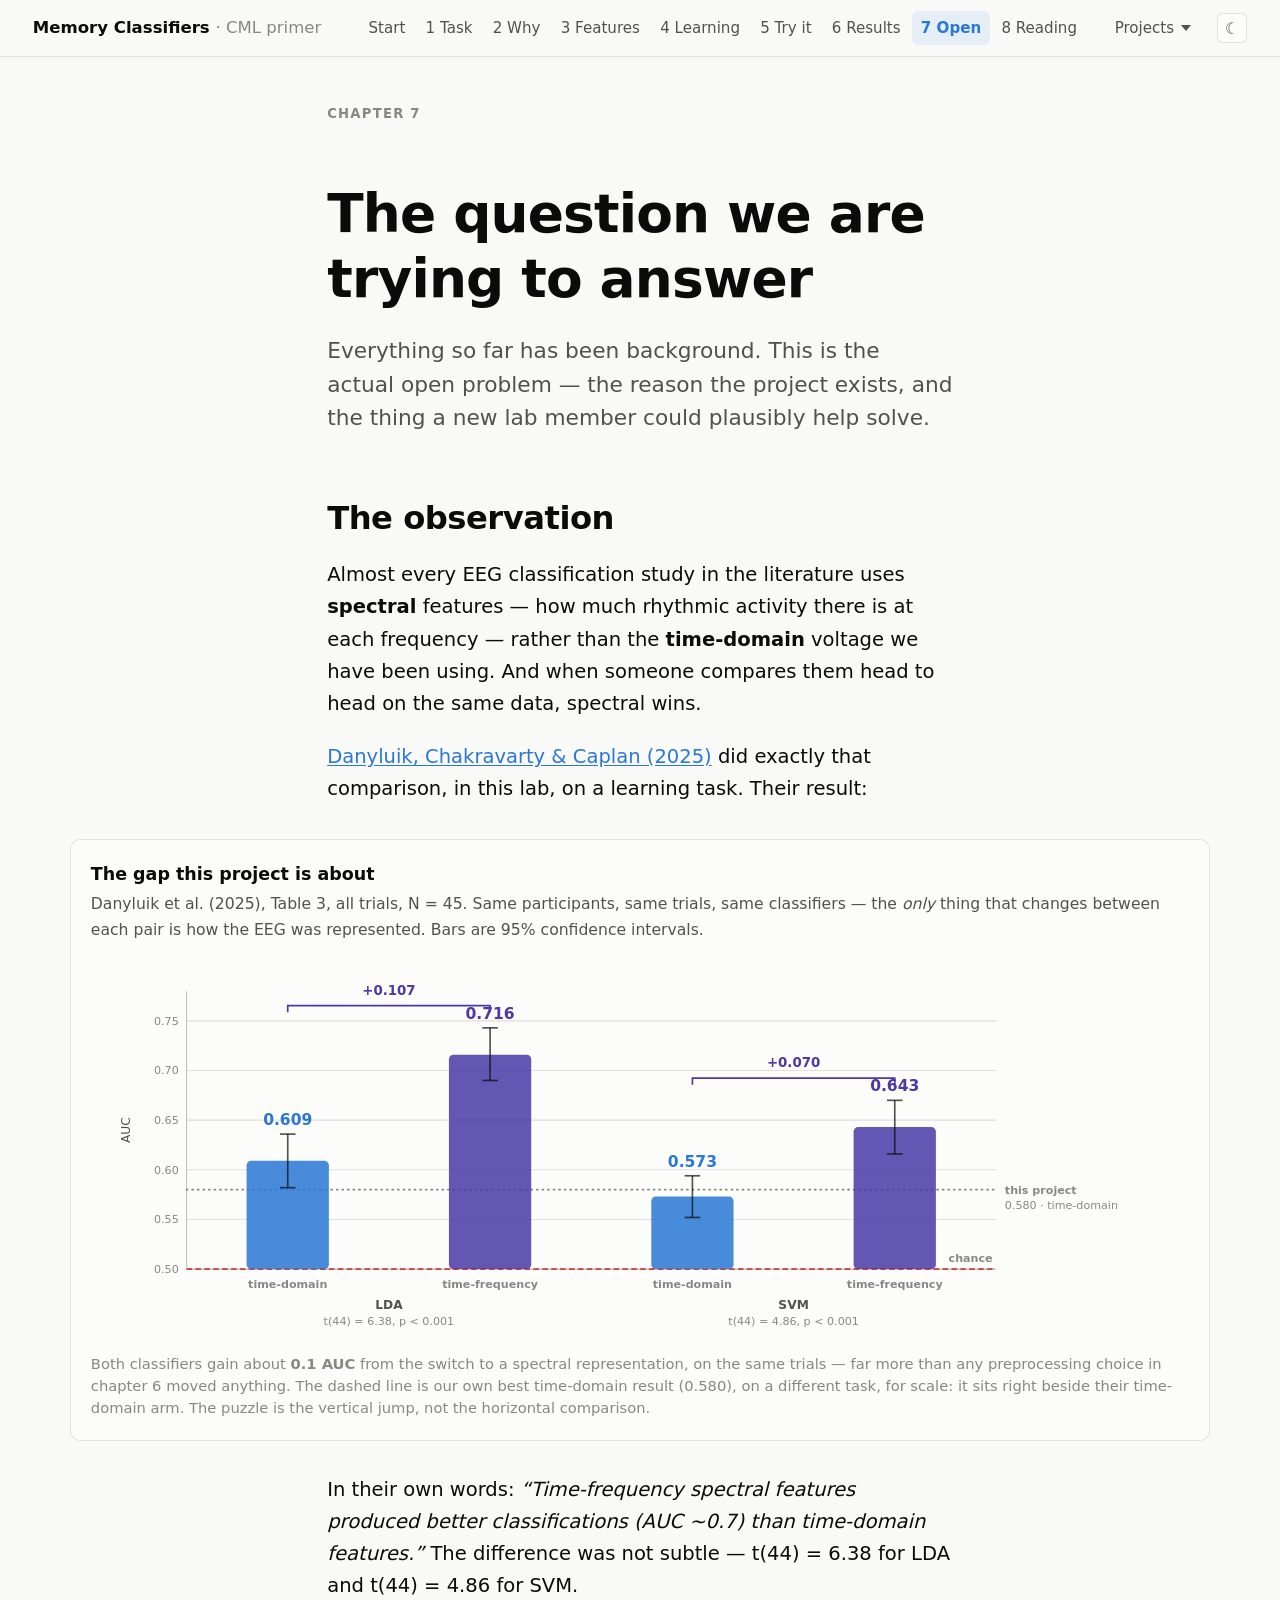
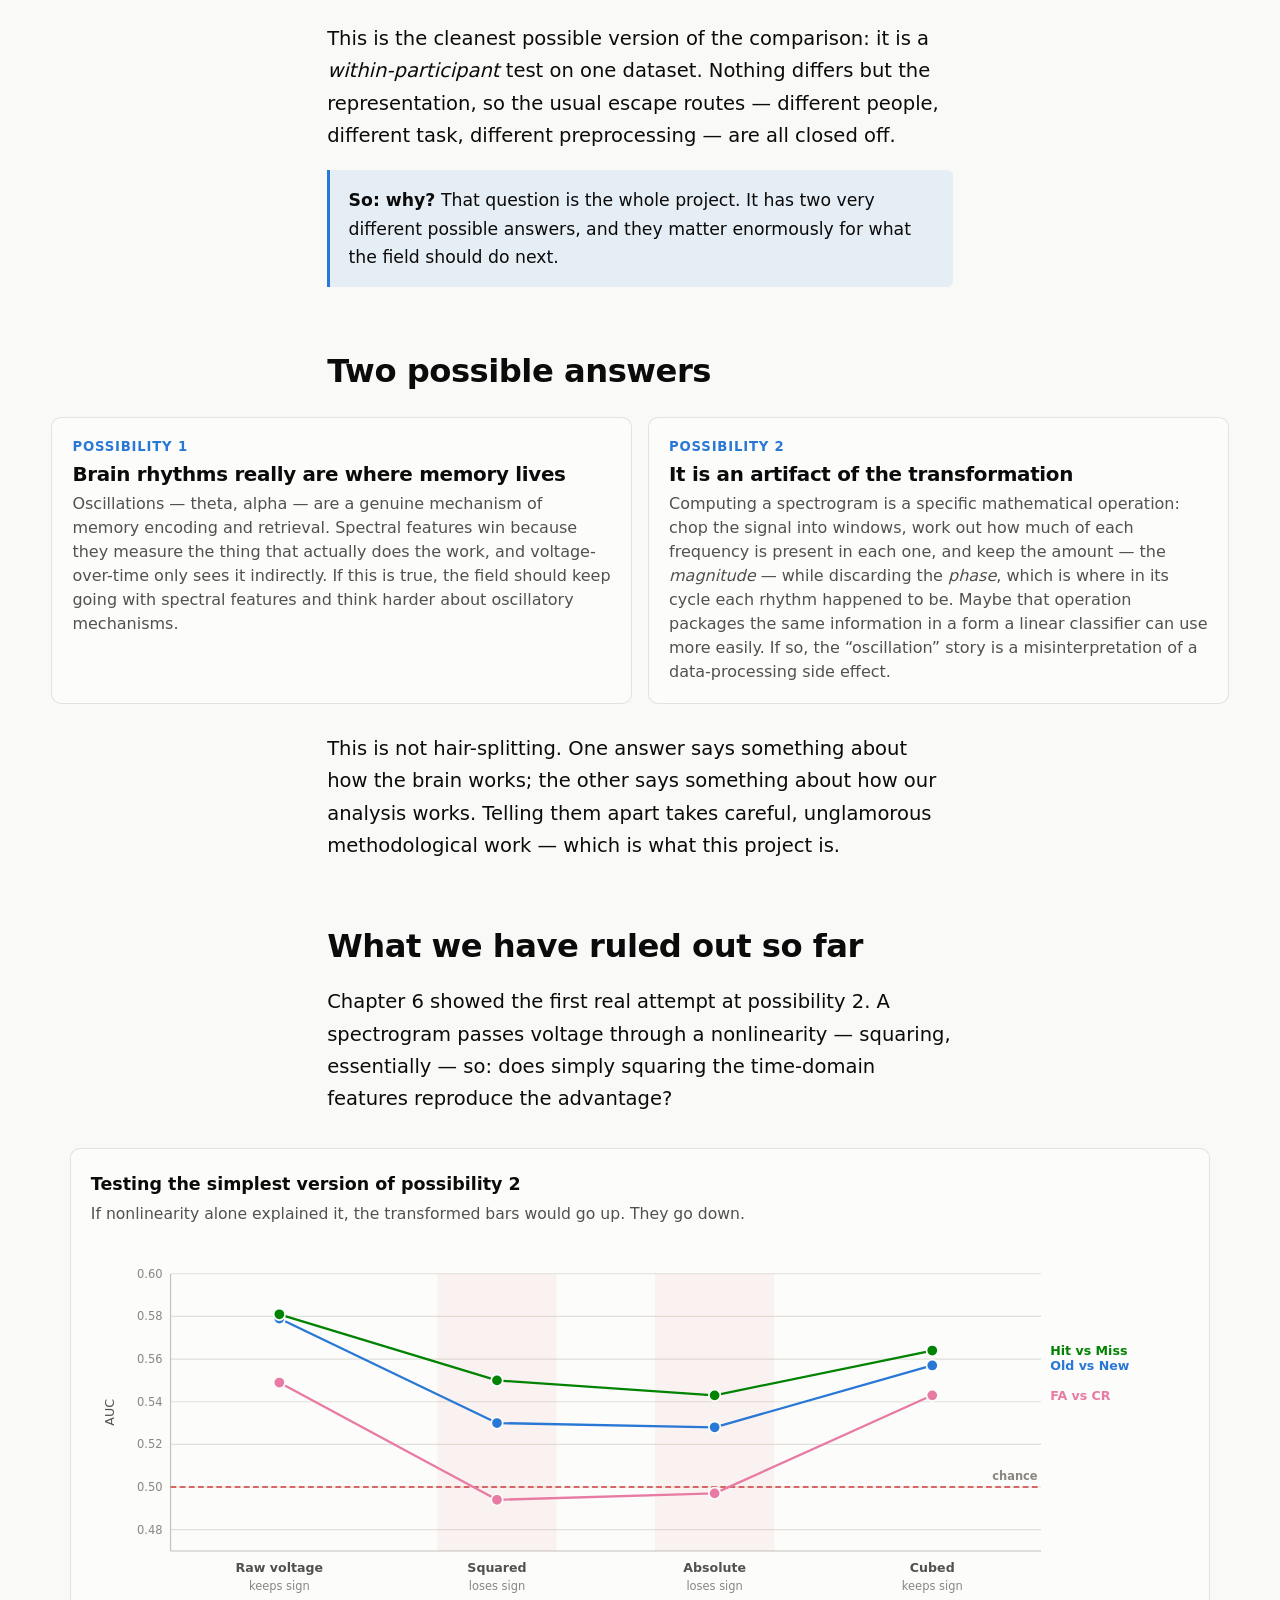
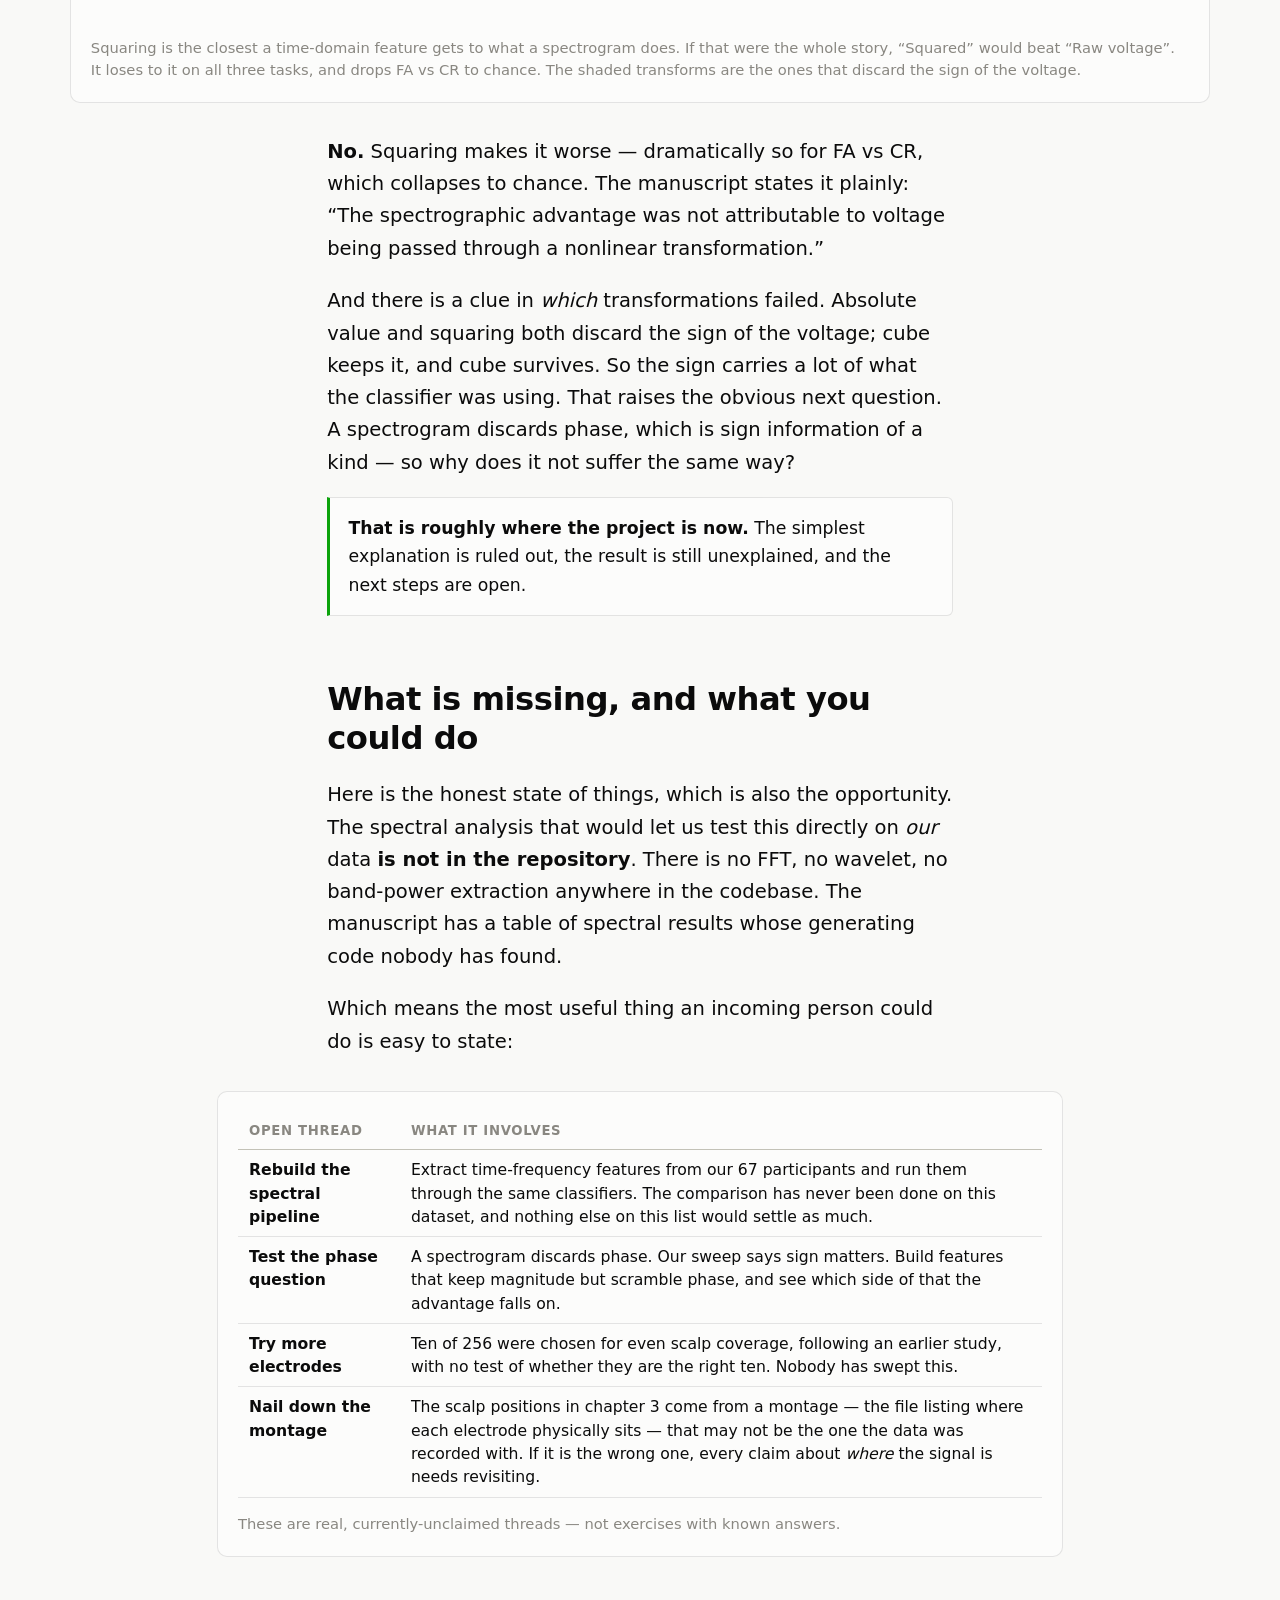
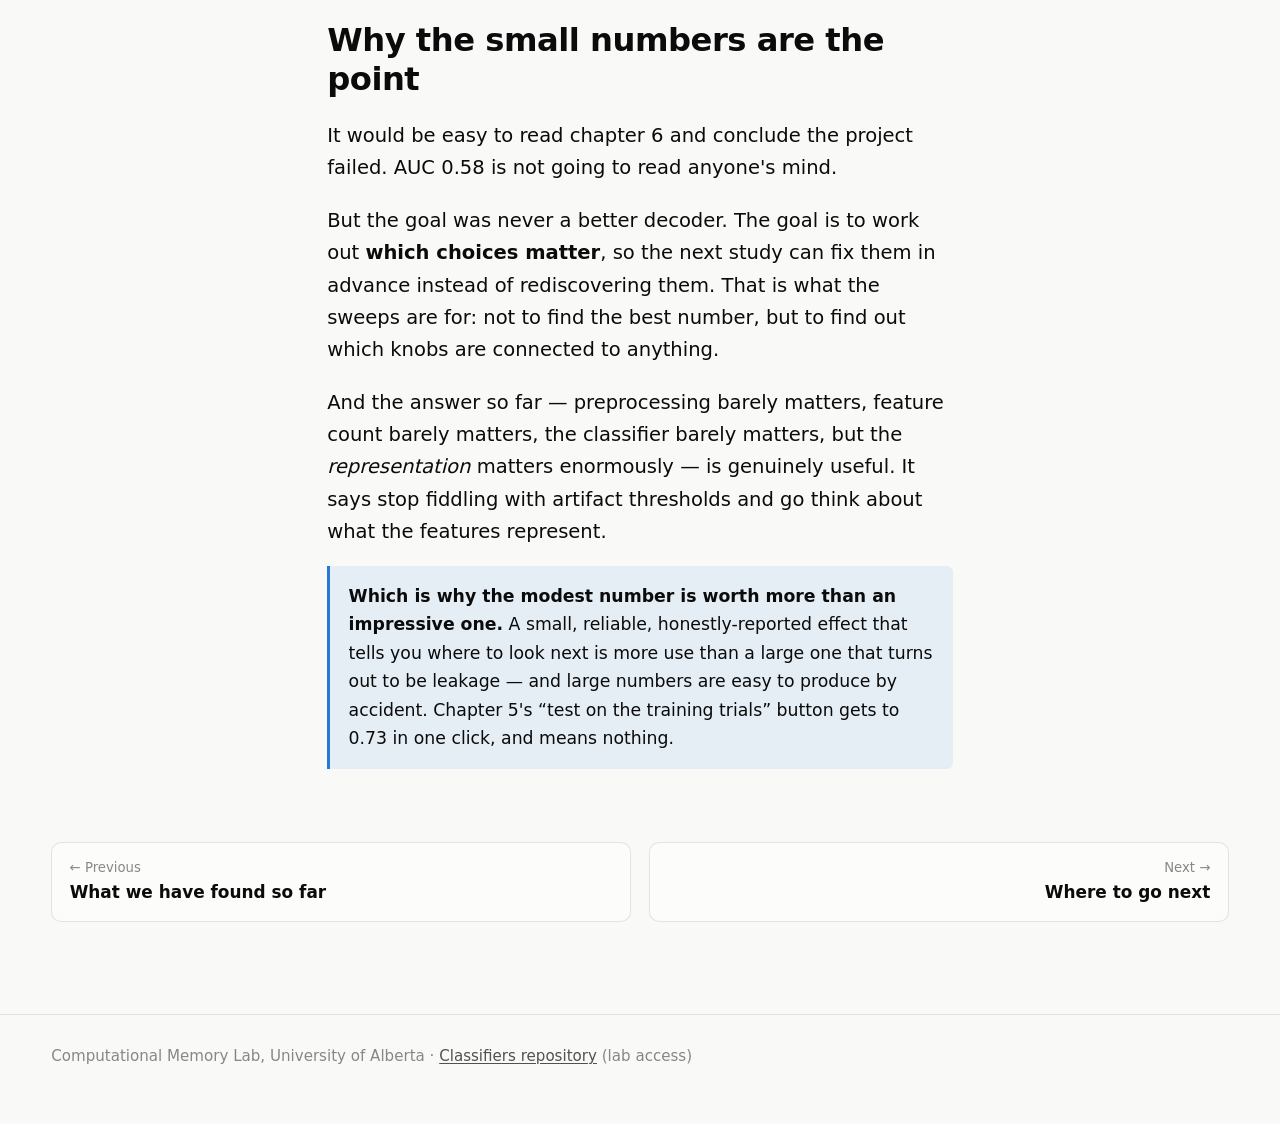
<file: open-question.html>
<!doctype html>
<html lang="en">
<head>
<meta charset="utf-8">
<meta name="viewport" content="width=device-width, initial-scale=1">
<title>7. The question we are trying to answer | CML primer</title>
<meta name="description" content="Why do spectrographic features outperform time-domain features in EEG memory classification? The open problem behind this project.">
<link rel="stylesheet" href="assets/site.css">
</head>
<body>

<header class="topbar">
  <a class="topbar__home" href="index.html">Memory Classifiers <span>· CML primer</span></a>
  <div class="topbar__spacer"></div>
  <nav class="topbar__nav" aria-label="Chapters"></nav>
  <button class="theme-toggle" type="button">☾</button>
</header>

<main class="wrap">
  <section style="padding: 2.5rem 0 0;">
    <div class="prose">
      <p class="eyebrow">Chapter 7</p>
      <h1>The question we are trying to answer</h1>
      <p class="lede">
        Everything so far has been background. This is the actual open problem — the
        reason the project exists, and the thing a new lab member could plausibly help
        solve.
      </p>
    </div>
  </section>

  <section class="chapter">
    <div class="prose">
      <h2>The observation</h2>
      <p>
        Almost every EEG classification study in the literature uses
        <strong>spectral</strong> features — how much rhythmic activity there is at each
        frequency — rather than the <strong>time-domain</strong> voltage we have been
        using. And when someone compares them head to head on the same data, spectral
        wins.
      </p>
      <p>
        <a href="https://doi.org/10.1007/s42113-025-00259-3">Danyluik, Chakravarty &amp; Caplan (2025)</a>
        did exactly that comparison, in this lab, on a learning task. Their result:
      </p>
    </div>

    <div class="figure figure--wide">
      <div class="figure__title">The gap this project is about</div>
      <div class="figure__sub">
        Danyluik et al. (2025), Table 3, all trials, N = 45. Same participants, same
        trials, same classifiers — the <em>only</em> thing that changes between each pair
        is how the EEG was represented. Bars are 95% confidence intervals.
      </div>
      <div id="gap-chart"></div>
      <div class="figure__note" id="gap-note"></div>
    </div>

    <div class="prose">
      <p>
        In their own words: <em>“Time-frequency spectral features produced better
        classifications (AUC ∼0.7) than time-domain features.”</em> The difference was not
        subtle — <span class="nowrap">t(44) = 6.38</span> for LDA and
        <span class="nowrap">t(44) = 4.86</span> for SVM.
      </p>
      <p>
        This is the cleanest possible version of the comparison: it is a
        <em>within-participant</em> test on one dataset. Nothing differs but the
        representation, so the usual escape routes — different people, different task,
        different preprocessing — are all closed off.
      </p>
      <div class="callout">
        <strong>So: why?</strong> That question is the whole project. It has two very
        different possible answers, and they matter enormously for what the field should
        do next.
      </div>
    </div>
  </section>

  <section class="chapter">
    <div class="prose">
      <h2>Two possible answers</h2>
    </div>

    <div class="cards" style="margin-top:1.4rem">
      <a href="#" onclick="return false" style="cursor:default">
        <div class="n">POSSIBILITY 1</div>
        <h3>Brain rhythms really are where memory lives</h3>
        <p>
          Oscillations — theta, alpha — are a genuine mechanism of memory encoding and
          retrieval. Spectral features win because they measure the thing that actually
          does the work, and voltage-over-time only sees it indirectly. If this is true,
          the field should keep going with spectral features and think harder about
          oscillatory mechanisms.
        </p>
      </a>
      <a href="#" onclick="return false" style="cursor:default">
        <div class="n">POSSIBILITY 2</div>
        <h3>It is an artifact of the transformation</h3>
        <p>
          Computing a spectrogram is a specific mathematical operation: chop the signal
          into windows, work out how much of each frequency is present in each one, and
          keep the amount — the <em>magnitude</em> — while discarding the
          <em>phase</em>, which is where in its cycle each rhythm happened to be. Maybe
          that operation packages the same information in a form a linear classifier can
          use more easily. If so, the “oscillation” story is a misinterpretation of a
          data-processing side effect.
        </p>
      </a>
    </div>

    <div class="prose" style="margin-top:1.6rem">
      <p>
        This is not hair-splitting. One answer says something about how the brain works;
        the other says something about how our analysis works. Telling them apart takes
        careful, unglamorous methodological work — which is what this project is.
      </p>
    </div>
  </section>

  <section class="chapter">
    <div class="prose">
      <h2>What we have ruled out so far</h2>
      <p>
        Chapter 6 showed the first real attempt at possibility 2. A spectrogram passes
        voltage through a nonlinearity — squaring, essentially — so: does simply squaring
        the time-domain features reproduce the advantage?
      </p>
    </div>

    <div class="figure figure--wide">
      <div class="figure__title">Testing the simplest version of possibility 2</div>
      <div class="figure__sub">If nonlinearity alone explained it, the transformed bars would go up. They go down.</div>
      <div id="ruleout-chart"></div>
      <div class="figure__note" id="ruleout-note"></div>
    </div>

    <div class="prose">
      <p>
        <strong>No.</strong> Squaring makes it worse — dramatically so for FA vs CR, which
        collapses to chance. The manuscript states it plainly: “The spectrographic
        advantage was not attributable to voltage being passed through a nonlinear
        transformation.”
      </p>
      <p>
        And there is a clue in <em>which</em> transformations failed. Absolute value and
        squaring both discard the sign of the voltage; cube keeps it, and cube survives.
        So the sign carries a lot of what the classifier was using. That raises the obvious
        next question. A spectrogram discards phase, which is sign information of a kind —
        so why does it not suffer the same way?
      </p>
      <div class="keypoint">
        <strong>That is roughly where the project is now.</strong> The simplest
        explanation is ruled out, the result is still unexplained, and the next steps are
        open.
      </div>
    </div>
  </section>

  <section class="chapter">
    <div class="prose">
      <h2>What is missing, and what you could do</h2>
      <p>
        Here is the honest state of things, which is also the opportunity. The
        spectral analysis that would let us test this directly on
        <em>our</em> data <strong>is not in the repository</strong>. There is no FFT, no
        wavelet, no band-power extraction anywhere in the codebase. The manuscript has a
        table of spectral results whose generating code nobody has found.
      </p>
      <p>
        Which means the most useful thing an incoming person could do is easy to state:
      </p>
    </div>

    <div class="figure" style="max-width:46rem">
      <div class="table-scroll">
        <table class="data data--prose">
          <thead><tr><th style="text-align:left">Open thread</th><th style="text-align:left">What it involves</th></tr></thead>
          <tbody>
            <tr><td style="text-align:left"><b>Rebuild the spectral pipeline</b></td>
              <td style="text-align:left">Extract time-frequency features from our 67 participants and run them through the same classifiers. The comparison has never been done on this dataset, and nothing else on this list would settle as much.</td></tr>
            <tr><td style="text-align:left"><b>Test the phase question</b></td>
              <td style="text-align:left">A spectrogram discards phase. Our sweep says sign matters. Build features that keep magnitude but scramble phase, and see which side of that the advantage falls on.</td></tr>
            <tr><td style="text-align:left"><b>Try more electrodes</b></td>
              <td style="text-align:left">Ten of 256 were chosen for even scalp coverage, following an earlier study, with no test of whether they are the right ten. Nobody has swept this.</td></tr>
            <tr><td style="text-align:left"><b>Nail down the montage</b></td>
              <td style="text-align:left">The scalp positions in chapter 3 come from a montage — the file listing where each electrode physically sits — that may not be the one the data was recorded with. If it is the wrong one, every claim about <em>where</em> the signal is needs revisiting.</td></tr>
          </tbody>
        </table>
      </div>
      <div class="figure__note">
        These are real, currently-unclaimed threads — not exercises with known answers.
      </div>
    </div>
  </section>

  <section class="chapter">
    <div class="prose">
      <h2>Why the small numbers are the point</h2>
      <p>
        It would be easy to read chapter 6 and conclude the project failed. AUC 0.58 is
        not going to read anyone's mind.
      </p>
      <p>
        But the goal was never a better decoder. The goal is to work out
        <strong>which choices matter</strong>, so the next study can fix them in advance
        instead of rediscovering them. That is what the sweeps are for: not to find the
        best number, but to find out which knobs are connected to anything.
      </p>
      <p>
        And the answer so far — preprocessing barely matters, feature count barely
        matters, the classifier barely matters, but the <em>representation</em> matters
        enormously — is genuinely useful. It says stop fiddling with artifact thresholds
        and go think about what the features represent.
      </p>
      <div class="callout">
        <strong>Which is why the modest number is worth more than an impressive one.</strong>
        A small, reliable, honestly-reported effect that tells you where to look next is
        more use than a large one that turns out to be leakage — and large numbers are
        easy to produce by accident. Chapter 5's “test on the training trials” button
        gets to 0.73 in one click, and means nothing.
      </div>
    </div>
  </section>

  <nav class="pager"></nav>
</main>

<footer class="footer">
  <div class="wrap">
    Computational Memory Lab, University of Alberta ·
    <a href="https://github.com/Computational-Memory-Lab/Classifiers">Classifiers repository</a> <span class="muted">(lab access)</span>
  </div>
</footer>

<script type="module">
import {
  initChrome, svgRoot, frame, scale, el, responsive, token, tooltip,
} from './assets/site.js';

initChrome();
const tip = tooltip();

/* ================= the gap ================= */
{
  // Danyluik et al. (2025) Table 3, "All trials" column, N = 45.
  const host = document.getElementById('gap-chart');
  const PAIRS = [
    {
      clf: 'LDA',
      t: { v: 0.609, lo: 0.582, hi: 0.636 },
      tf: { v: 0.716, lo: 0.690, hi: 0.743 },
      test: 't(44) = 6.38, p < 0.001',
    },
    {
      clf: 'SVM',
      t: { v: 0.573, lo: 0.552, hi: 0.594 },
      tf: { v: 0.643, lo: 0.616, hi: 0.670 },
      test: 't(44) = 4.86, p < 0.001',
    },
  ];
  const OURS = 0.580;   // this project's best, chapter 6

  document.getElementById('gap-note').innerHTML =
    'Both classifiers gain about <b>0.1 AUC</b> from the switch to a spectral representation, on the same trials — '
    + 'far more than any preprocessing choice in chapter 6 moved anything. The dashed line is our own best '
    + `time-domain result (${OURS.toFixed(3)}), on a different task, for scale: it sits right beside their time-domain arm. `
    + 'The puzzle is the vertical jump, not the horizontal comparison.';

  responsive(host, () => {
    const w = 940, h = 340;
    const pad = { l: 62, r: 150, t: 28, b: 62 };
    const svg = svgRoot(host, w, h);
    const xs = scale(-0.5, 3.5, pad.l, w - pad.r);
    const ys = scale(0.5, 0.78, h - pad.b, pad.t);
    frame(svg, w, h, pad, xs, ys, { yLabel: 'AUC', xTicks: [], yFmt: (v) => v.toFixed(2) });

    el('line', { x1: pad.l, x2: w - pad.r, y1: ys(0.5), y2: ys(0.5),
      stroke: token('--critical'), 'stroke-width': 1.5, 'stroke-dasharray': '5 3' }, svg);
    el('text', { x: w - pad.r - 3, y: ys(0.5) - 6, 'text-anchor': 'end', class: 'tick',
      fill: token('--critical'), 'font-weight': 620 }, svg).textContent = 'chance';

    // our own result, for scale -- muted and finely dashed so it cannot be
    // mistaken for the red chance line
    el('line', { x1: pad.l, x2: w - pad.r, y1: ys(OURS), y2: ys(OURS),
      stroke: token('--text-muted'), 'stroke-width': 1.5, 'stroke-dasharray': '1 4',
      'stroke-linecap': 'round' }, svg);
    el('text', { x: w - pad.r + 8, y: ys(OURS) + 4, class: 'tick',
      fill: token('--text-secondary'), 'font-weight': 620 }, svg).textContent = 'this project';
    el('text', { x: w - pad.r + 8, y: ys(OURS) + 17, class: 'tick' }, svg)
      .textContent = `${OURS.toFixed(3)} · time-domain`;

    const bw = 74;
    PAIRS.forEach((p, i) => {
      [['t', 'time-domain', '--series-1', i * 2],
        ['tf', 'time-frequency', '--series-7', i * 2 + 1]].forEach(([key, label, col, slot]) => {
        const d = p[key];
        const cx = xs(slot);
        // bar anchored to the chance baseline, 4px rounded data-end
        el('rect', { x: cx - bw / 2, y: ys(d.v), width: bw, height: (h - pad.b) - ys(d.v),
          rx: 4, fill: token(col), opacity: 0.85 }, svg);
        // 95% CI
        el('line', { x1: cx, x2: cx, y1: ys(d.lo), y2: ys(d.hi),
          stroke: token('--text-primary'), 'stroke-width': 1.5, opacity: 0.7 }, svg);
        el('line', { x1: cx - 7, x2: cx + 7, y1: ys(d.hi), y2: ys(d.hi),
          stroke: token('--text-primary'), 'stroke-width': 1.5, opacity: 0.7 }, svg);
        el('line', { x1: cx - 7, x2: cx + 7, y1: ys(d.lo), y2: ys(d.lo),
          stroke: token('--text-primary'), 'stroke-width': 1.5, opacity: 0.7 }, svg);
        el('text', { x: cx, y: ys(d.hi) - 8, 'text-anchor': 'middle', 'font-size': 14,
          'font-weight': 680, fill: token(col) }, svg).textContent = d.v.toFixed(3);
        el('text', { x: cx, y: h - pad.b + 17, 'text-anchor': 'middle', class: 'tick',
          fill: token(col), 'font-weight': 620 }, svg).textContent = label;

        const hit = el('rect', { x: cx - bw / 2, y: pad.t, width: bw, height: h - pad.t - pad.b,
          fill: 'transparent', style: 'cursor:pointer' }, svg);
        const html = `<b>${p.clf}, ${label}</b><br>AUC <b>${d.v.toFixed(3)}</b><br>`
          + `95% CI [${d.lo.toFixed(3)}, ${d.hi.toFixed(3)}]<br>`
          + `<span style="opacity:.75">Danyluik et al. 2025, Table 3, N = 45</span>`;
        hit.addEventListener('pointermove', (ev) => tip.show(html, ev.clientX, ev.clientY));
        hit.addEventListener('pointerleave', () => tip.hide());
      });

      // the gap, per classifier
      const a = xs(i * 2), b = xs(i * 2 + 1);
      const gy = ys(p.tf.hi) - 26;
      el('path', { d: `M${a} ${gy + 12} v-6 H${b} v6`, stroke: token('--series-7'),
        fill: 'none', 'stroke-width': 1.5 }, svg);
      el('text', { x: (a + b) / 2, y: gy - 4, 'text-anchor': 'middle', 'font-size': 12,
        'font-weight': 660, fill: token('--series-7') }, svg)
        .textContent = `+${(p.tf.v - p.t.v).toFixed(3)}`;
      el('text', { x: (a + b) / 2, y: h - pad.b + 36, 'text-anchor': 'middle',
        class: 'axis-label', 'font-weight': 640 }, svg).textContent = p.clf;
      el('text', { x: (a + b) / 2, y: h - pad.b + 50, 'text-anchor': 'middle', class: 'tick' }, svg)
        .textContent = p.test;
    });
  });
}

/* ================= rule-out chart ================= */
{
  const host = document.getElementById('ruleout-chart');
  const DATA = [
    { name: 'Raw voltage', sign: true, OldNew: 0.579, HitMiss: 0.581, FAvsCR: 0.549 },
    { name: 'Squared', sign: false, OldNew: 0.530, HitMiss: 0.550, FAvsCR: 0.494 },
    { name: 'Absolute', sign: false, OldNew: 0.528, HitMiss: 0.543, FAvsCR: 0.497 },
    { name: 'Cubed', sign: true, OldNew: 0.557, HitMiss: 0.564, FAvsCR: 0.543 },
  ];
  const TASKS = [['OldNew', 'Old vs New'], ['HitMiss', 'Hit vs Miss'], ['FAvsCR', 'FA vs CR']];
  document.getElementById('ruleout-note').innerHTML =
    'Squaring is the closest a time-domain feature gets to what a spectrogram does. '
    + 'If that were the whole story, “Squared” would beat “Raw voltage”. It loses to it on all three tasks, '
    + 'and drops FA vs CR to chance. The shaded transforms are the ones that discard the sign of the voltage.';

  responsive(host, () => {
    const w = 940, h = 330;
    const pad = { l: 60, r: 120, t: 26, b: 62 };
    const svg = svgRoot(host, w, h);
    const xs = scale(-0.5, DATA.length - 0.5, pad.l, w - pad.r);
    const ys = scale(0.47, 0.60, h - pad.b, pad.t);
    frame(svg, w, h, pad, xs, ys, { yLabel: 'AUC', xTicks: [], yFmt: (v) => v.toFixed(2) });
    el('line', { x1: pad.l, x2: w - pad.r, y1: ys(0.5), y2: ys(0.5),
      stroke: token('--critical'), 'stroke-width': 1.5, 'stroke-dasharray': '5 3' }, svg);
    el('text', { x: w - pad.r - 3, y: ys(0.5) - 6, 'text-anchor': 'end', class: 'tick',
      fill: token('--critical'), 'font-weight': 620 }, svg).textContent = 'chance';

    DATA.forEach((d, i) => {
      if (!d.sign) {
        el('rect', { x: xs(i) - 52, y: pad.t, width: 104, height: h - pad.t - pad.b,
          fill: token('--critical'), opacity: 0.05 }, svg);
      }
      el('text', { x: xs(i), y: h - pad.b + 18, 'text-anchor': 'middle', class: 'axis-label',
        'font-weight': 640 }, svg).textContent = d.name;
      el('text', { x: xs(i), y: h - pad.b + 34, 'text-anchor': 'middle', class: 'tick',
        fill: token(d.sign ? '--good' : '--critical') }, svg)
        .textContent = d.sign ? 'keeps sign' : 'loses sign';
    });
    TASKS.forEach(([key, label], k) => {
      const pts = DATA.map((d, i) => [xs(i), ys(d[key])]);
      el('path', { class: 'series-line',
        d: pts.map((p, i) => `${i ? 'L' : 'M'}${p[0]} ${p[1]}`).join(''),
        stroke: token(`--series-${k + 1}`) }, svg);
      el('text', { class: 'direct-label', x: w - pad.r + 8, y: pts[3][1] + 4,
        fill: token(`--series-${k + 1}`) }, svg).textContent = label;
      DATA.forEach((d, i) => {
        el('circle', { cx: xs(i), cy: ys(d[key]), r: 5,
          fill: token(`--series-${k + 1}`), stroke: token('--surface-1'), 'stroke-width': 1.5,
          style: 'cursor:pointer' }, svg)
          .addEventListener('pointermove', (ev) =>
            tip.show(`<b>${d.name}</b> · ${label}<br>AUC <b>${d[key].toFixed(3)}</b>`, ev.clientX, ev.clientY));
      });
    });
    svg.addEventListener('pointerleave', () => tip.hide());
  });
}
</script>
</body>
</html>
</file>
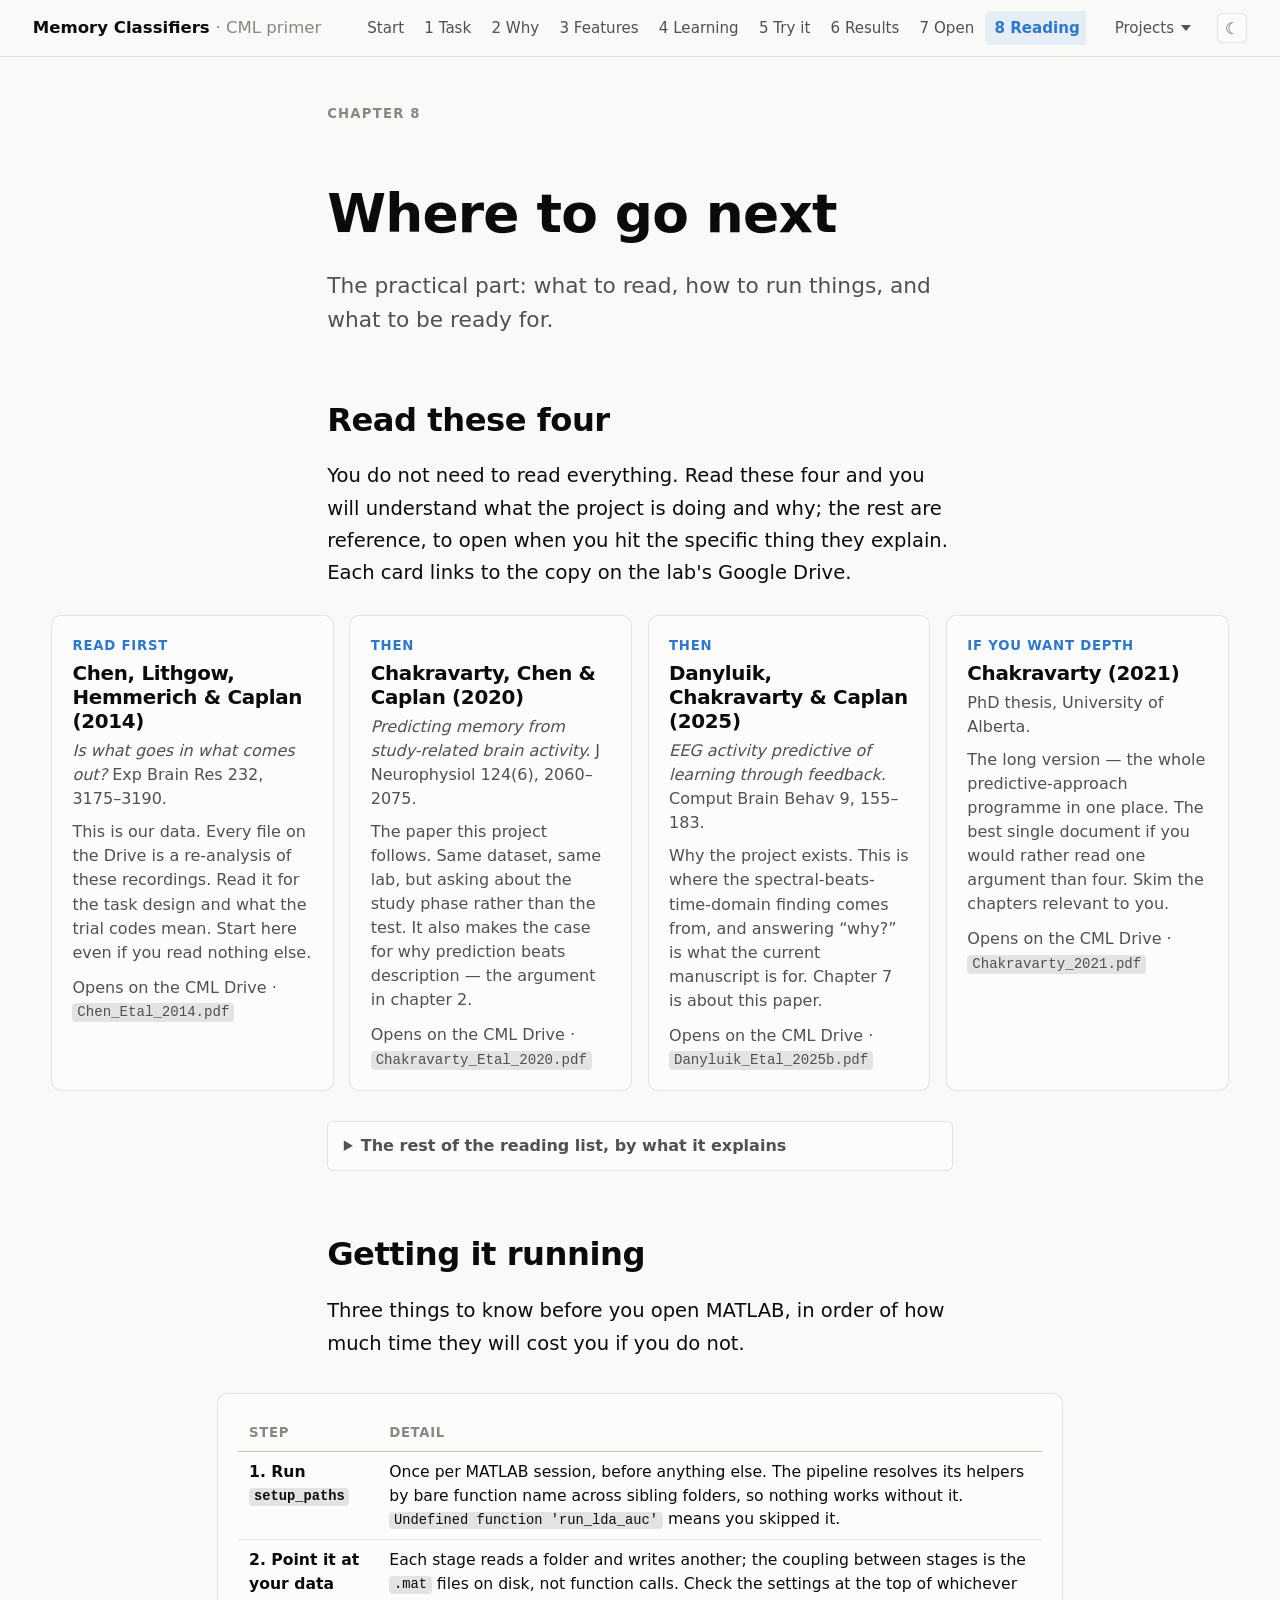
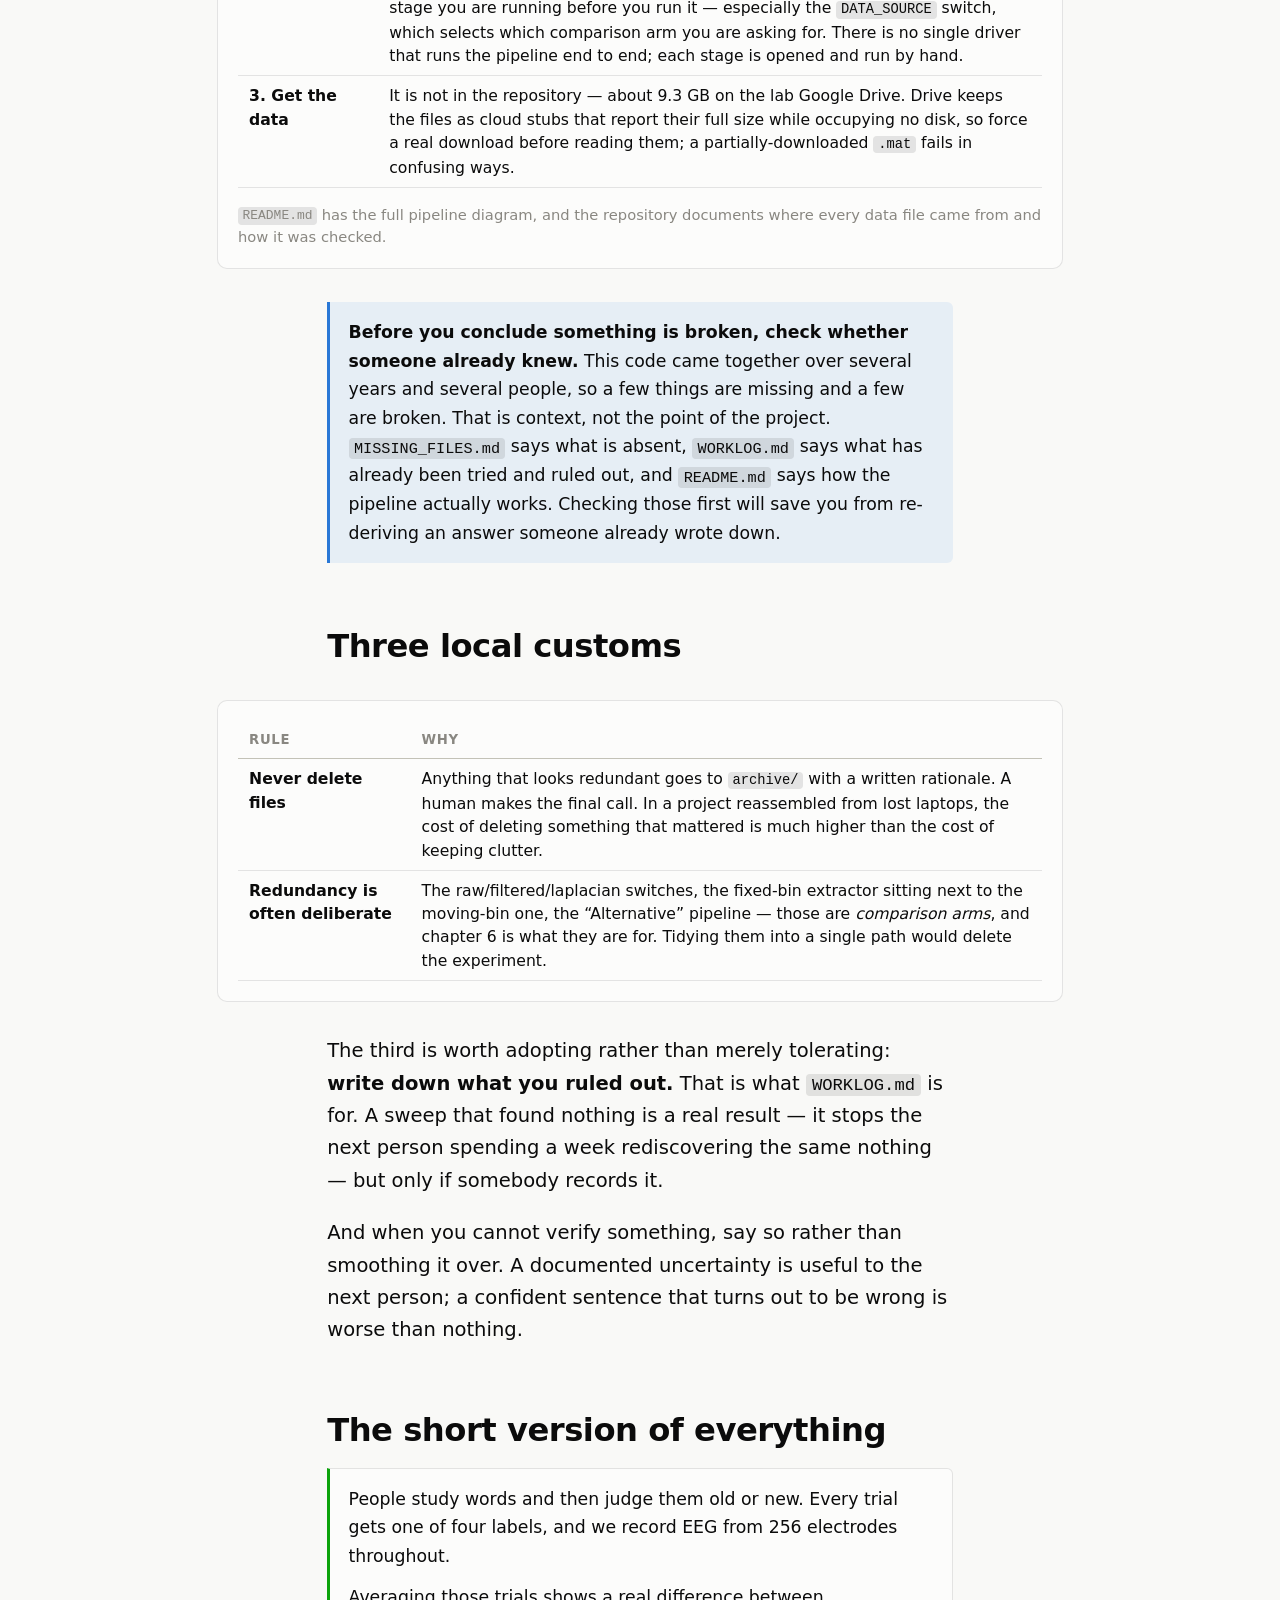
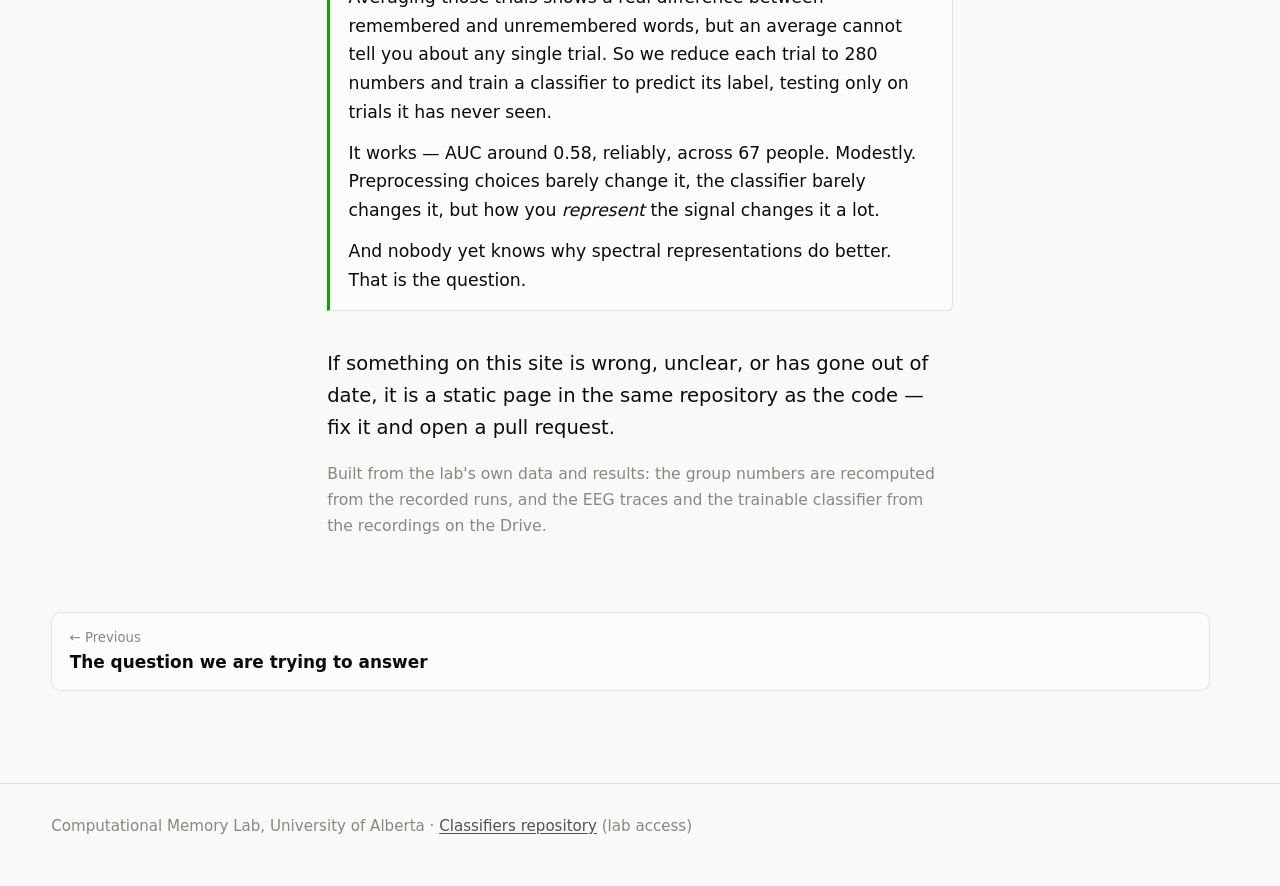
<file: reading.html>
<!doctype html>
<html lang="en">
<head>
<meta charset="utf-8">
<meta name="viewport" content="width=device-width, initial-scale=1">
<title>8. Where to go next | CML primer</title>
<meta name="description" content="The four papers to read, how to get the code and data running, and where to start contributing.">
<link rel="stylesheet" href="assets/site.css">
</head>
<body>

<header class="topbar">
  <a class="topbar__home" href="index.html">Memory Classifiers <span>· CML primer</span></a>
  <div class="topbar__spacer"></div>
  <nav class="topbar__nav" aria-label="Chapters"></nav>
  <button class="theme-toggle" type="button">☾</button>
</header>

<main class="wrap">
  <section style="padding: 2.5rem 0 0;">
    <div class="prose">
      <p class="eyebrow">Chapter 8</p>
      <h1>Where to go next</h1>
      <p class="lede">
        The practical part: what to read, how to run things, and what to be ready for.
      </p>
    </div>
  </section>

  <section class="chapter">
    <div class="prose">
      <h2>Read these four</h2>
      <p>
        You do not need to read everything. Read these four and you will understand what
        the project is doing and why; the rest are reference, to open when you hit the
        specific thing they explain. Each card links to the copy on the lab's Google Drive.
      </p>
    </div>

    <div class="cards" style="margin-top:1.4rem" id="papers"></div>

    <div class="prose" style="margin-top:1.6rem">
      <details class="aside">
        <summary>The rest of the reading list, by what it explains</summary>
        <div class="table-scroll" style="margin-top:0.8rem">
          <table class="data data--prose">
            <thead><tr><th style="text-align:left">Paper</th><th style="text-align:left">Read it when…</th></tr></thead>
            <tbody>
              <tr><td style="text-align:left">Rugg &amp; Curran (2007)</td><td style="text-align:left">…“FN400” and “LPP” are new to you. Six pages, and the standard reference for the familiarity/recollection account.</td></tr>
              <tr><td style="text-align:left">Curran (2004)</td><td style="text-align:left">…you want to know why FA vs CR is interesting. The FN400 tracks <em>subjective</em> familiarity, so it fires on false alarms too.</td></tr>
              <tr><td style="text-align:left">Noh et al. (2014)</td><td style="text-align:left">…you want to see the closest methodological neighbour outside this lab.</td></tr>
              <tr><td style="text-align:left">Zhang et al. (2023)</td><td style="text-align:left">…you want univariate and multivariate approaches side by side.</td></tr>
              <tr><td style="text-align:left">Tipping (2001)</td><td style="text-align:left">…you touch the RVM. This is the paper the vendored toolbox implements.</td></tr>
              <tr><td style="text-align:left">Chawla et al. (2002)</td><td style="text-align:left">…you touch SMOTE. Matters most for FA vs CR, where one class can be 14 trials against 211.</td></tr>
              <tr><td style="text-align:left">Kayser &amp; Tenke (2006); Perrin et al. (1989)</td><td style="text-align:left">…you touch the Laplacian/CSD branch. Perrin is four pages.</td></tr>
              <tr><td style="text-align:left">Delorme &amp; Makeig (2004)</td><td style="text-align:left">…you need EEGLAB, which did the original preprocessing back in 2010.</td></tr>
              <tr><td style="text-align:left">Rouder et al. (2009); Wetzels &amp; Wagenmakers (2012)</td><td style="text-align:left">…you meet a Bayes Factor in the manuscript.</td></tr>
              <tr><td style="text-align:left">Friendly et al. (1982)</td><td style="text-align:left">…you need to look something up about the stimulus words. Do not read it.</td></tr>
            </tbody>
          </table>
        </div>
        <p class="small muted">The lab keeps an annotated version of this list alongside the PDFs.</p>
      </details>
    </div>
  </section>

  <section class="chapter">
    <div class="prose">
      <h2>Getting it running</h2>
      <p>
        Three things to know before you open MATLAB, in order of how much time they will
        cost you if you do not.
      </p>
    </div>

    <div class="figure" style="max-width:46rem">
      <div class="table-scroll">
        <table class="data data--prose">
          <thead><tr><th style="text-align:left">Step</th><th style="text-align:left">Detail</th></tr></thead>
          <tbody>
            <tr>
              <td style="text-align:left"><b>1. Run <code>setup_paths</code></b></td>
              <td style="text-align:left">Once per MATLAB session, before anything else. The pipeline resolves its helpers by bare function name across sibling folders, so nothing works without it. <code>Undefined function 'run_lda_auc'</code> means you skipped it.</td>
            </tr>
            <tr>
              <td style="text-align:left"><b>2. Point it at your data</b></td>
              <td style="text-align:left">Each stage reads a folder and writes another; the coupling between stages is the <code>.mat</code> files on disk, not function calls. Check the settings at the top of whichever stage you are running before you run it — especially the <code>DATA_SOURCE</code> switch, which selects which comparison arm you are asking for. There is no single driver that runs the pipeline end to end; each stage is opened and run by hand.</td>
            </tr>
            <tr>
              <td style="text-align:left"><b>3. Get the data</b></td>
              <td style="text-align:left">It is not in the repository — about 9.3 GB on the lab Google Drive. Drive keeps the files as cloud stubs that report their full size while occupying no disk, so force a real download before reading them; a partially-downloaded <code>.mat</code> fails in confusing ways.</td>
            </tr>
          </tbody>
        </table>
      </div>
      <div class="figure__note">
        <code>README.md</code> has the full pipeline diagram, and the repository documents
        where every data file came from and how it was checked.
      </div>
    </div>

    <div class="prose">
      <div class="callout">
        <strong>Before you conclude something is broken, check whether someone already
        knew.</strong> This code came together over several years and several people, so a
        few things are missing and a few are broken. That is context, not the point of the
        project. <code>MISSING_FILES.md</code> says what is absent,
        <code>WORKLOG.md</code> says what has already been tried and ruled out, and
        <code>README.md</code> says how the pipeline actually works. Checking those first
        will save you from re-deriving an answer someone already wrote down.
      </div>
    </div>
  </section>

  <section class="chapter">
    <div class="prose">
      <h2>Three local customs</h2>
    </div>

    <div class="figure" style="max-width:46rem">
      <div class="table-scroll">
        <table class="data data--prose">
          <thead><tr><th style="text-align:left">Rule</th><th style="text-align:left">Why</th></tr></thead>
          <tbody>
            <tr>
              <td style="text-align:left"><b>Never delete files</b></td>
              <td style="text-align:left">Anything that looks redundant goes to <code>archive/</code> with a written rationale. A human makes the final call. In a project reassembled from lost laptops, the cost of deleting something that mattered is much higher than the cost of keeping clutter.</td>
            </tr>
            <tr>
              <td style="text-align:left"><b>Redundancy is often deliberate</b></td>
              <td style="text-align:left">The raw/filtered/laplacian switches, the fixed-bin extractor sitting next to the moving-bin one, the “Alternative” pipeline — those are <em>comparison arms</em>, and chapter 6 is what they are for. Tidying them into a single path would delete the experiment.</td>
            </tr>
          </tbody>
        </table>
      </div>
    </div>

    <div class="prose">
      <p>
        The third is worth adopting rather than merely tolerating: <strong>write down
        what you ruled out.</strong> That is what <code>WORKLOG.md</code> is for. A
        sweep that found nothing is a real result — it stops the next person spending a
        week rediscovering the same nothing — but only if somebody records it.
      </p>
      <p>
        And when you cannot verify something, say so rather than smoothing it over. A
        documented uncertainty is useful to the next person; a confident sentence that
        turns out to be wrong is worse than nothing.
      </p>
    </div>
  </section>

  <section class="chapter">
    <div class="prose">
      <h2>The short version of everything</h2>
      <div class="keypoint" style="margin-top:1rem">
        <p style="margin:0 0 0.7rem">
          People study words and then judge them old or new. Every trial gets one of four
          labels, and we record EEG from 256 electrodes throughout.
        </p>
        <p style="margin:0 0 0.7rem">
          Averaging those trials shows a real difference between remembered and
          unremembered words, but an average cannot tell you about any single trial. So we
          reduce each trial to 280 numbers and train a classifier to predict its label,
          testing only on trials it has never seen.
        </p>
        <p style="margin:0 0 0.7rem">
          It works — AUC around 0.58, reliably, across 67 people. Modestly. Preprocessing
          choices barely change it, the classifier barely changes it, but how you
          <em>represent</em> the signal changes it a lot.
        </p>
        <p style="margin:0">
          And nobody yet knows why spectral representations do better. That is the
          question.
        </p>
      </div>
    </div>

    <div class="prose" style="margin-top:2rem">
      <p>
        If something on this site is wrong, unclear, or has gone out of date, it is a
        static page in the same repository as the code — fix it and open a pull request.
      </p>
      <p class="small muted">
        Built from the lab's own data and results: the group numbers are recomputed from
        the recorded runs, and the EEG traces and the trainable classifier from the
        recordings on the Drive.
      </p>
    </div>
  </section>

  <nav class="pager"></nav>
</main>

<footer class="footer">
  <div class="wrap">
    Computational Memory Lab, University of Alberta ·
    <a href="https://github.com/Computational-Memory-Lab/Classifiers">Classifiers repository</a> <span class="muted">(lab access)</span>
  </div>
</footer>

<script type="module">
import { initChrome } from './assets/site.js';
initChrome();

const PAPERS = [
  {
    n: 'READ FIRST',
    title: 'Chen, Lithgow, Hemmerich &amp; Caplan (2014)',
    what: '<em>Is what goes in what comes out?</em> Exp Brain Res 232, 3175–3190.',
    why: 'This is our data. Every file on the Drive is a re-analysis of these recordings. Read it for the task design and what the trial codes mean. Start here even if you read nothing else.',
    id: '14Uo8U-9GszqQ0HVlz36Stb84ItwOsqeI',
    file: 'Chen_Etal_2014.pdf',
  },
  {
    n: 'THEN',
    title: 'Chakravarty, Chen &amp; Caplan (2020)',
    what: '<em>Predicting memory from study-related brain activity.</em> J Neurophysiol 124(6), 2060–2075.',
    why: 'The paper this project follows. Same dataset, same lab, but asking about the study phase rather than the test. It also makes the case for why prediction beats description — the argument in chapter 2.',
    id: '1TZBwlMslUkIaHSWVMXtAH3hEqMBuQ2xS',
    file: 'Chakravarty_Etal_2020.pdf',
  },
  {
    n: 'THEN',
    title: 'Danyluik, Chakravarty &amp; Caplan (2025)',
    what: '<em>EEG activity predictive of learning through feedback.</em> Comput Brain Behav 9, 155–183.',
    why: 'Why the project exists. This is where the spectral-beats-time-domain finding comes from, and answering “why?” is what the current manuscript is for. Chapter 7 is about this paper.',
    id: '179IUJAQ-wvgXuRMqvNQ6UCxdsZpO9NBq',
    file: 'Danyluik_Etal_2025b.pdf',
  },
  {
    n: 'IF YOU WANT DEPTH',
    title: 'Chakravarty (2021)',
    what: 'PhD thesis, University of Alberta.',
    why: 'The long version — the whole predictive-approach programme in one place. The best single document if you would rather read one argument than four. Skim the chapters relevant to you.',
    id: '1qeSnlvxsyzqa8jz-ZcepabGrmjSAxLj4',
    file: 'Chakravarty_2021.pdf',
  },
];

// Link straight to the copy on the lab's Drive rather than to the publisher:
// everyone reading this has Drive access, and not everyone has a subscription.
document.getElementById('papers').innerHTML = PAPERS.map((p) => `
  <a href="https://drive.google.com/file/d/${p.id}/view" target="_blank" rel="noopener">
    <div class="n">${p.n}</div>
    <h3>${p.title}</h3>
    <p style="margin-bottom:0.5rem">${p.what}</p>
    <p>${p.why}</p>
    <p class="small muted" style="margin-top:0.6rem">
      Opens on the CML Drive · <code>${p.file}</code>
    </p>
  </a>`).join('');
</script>
</body>
</html>
</file>
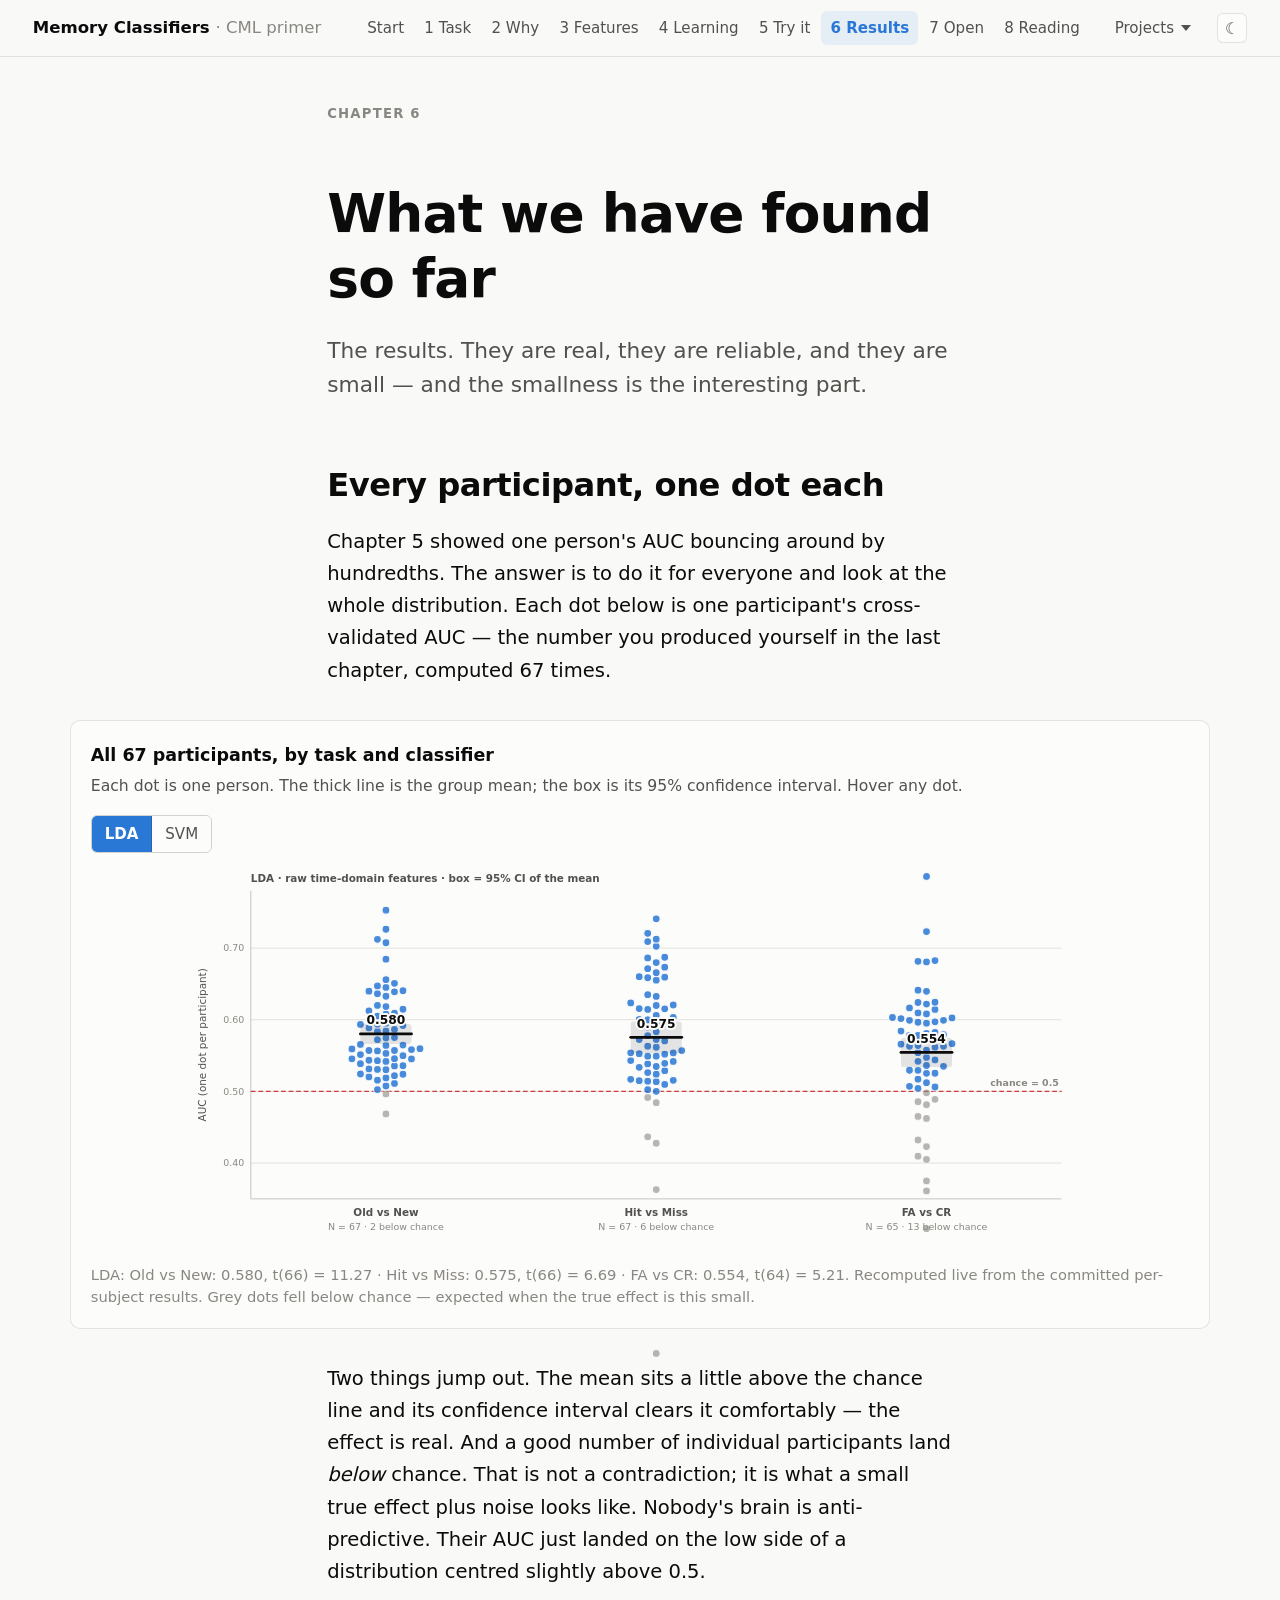
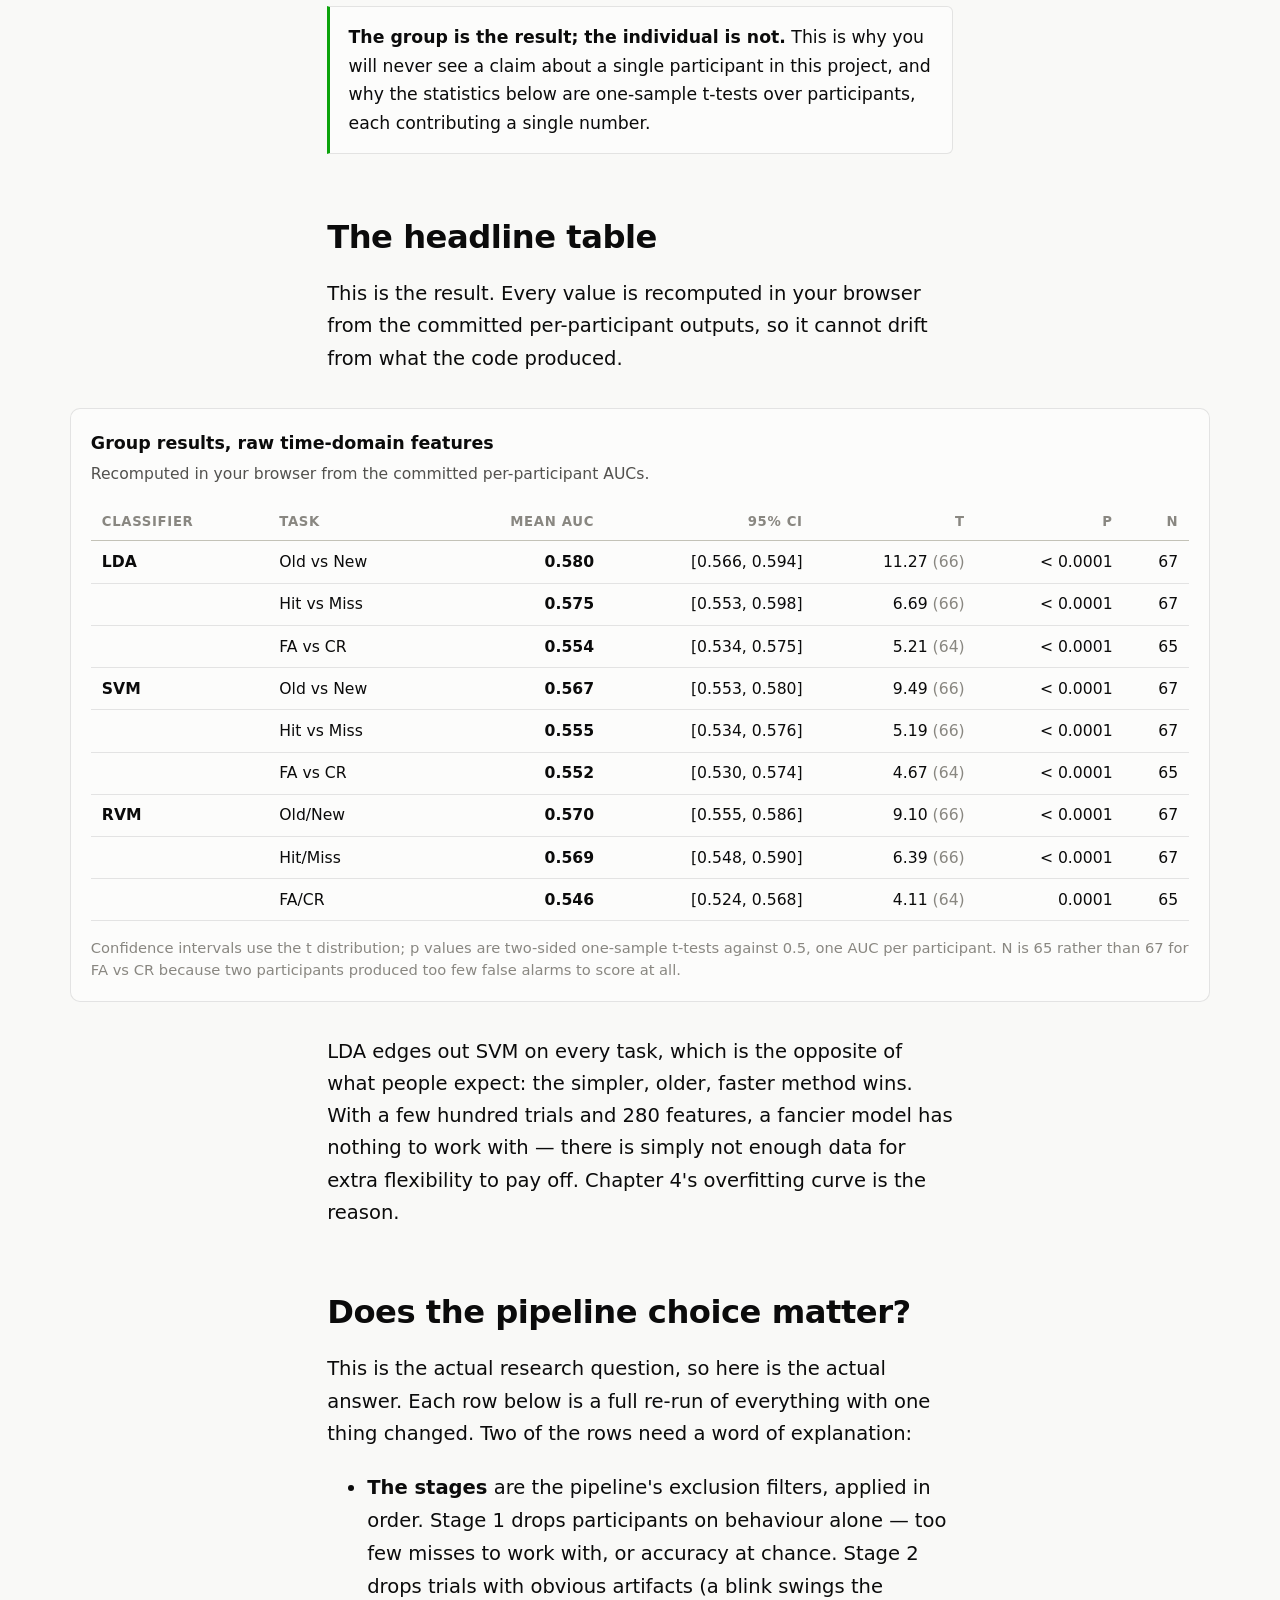
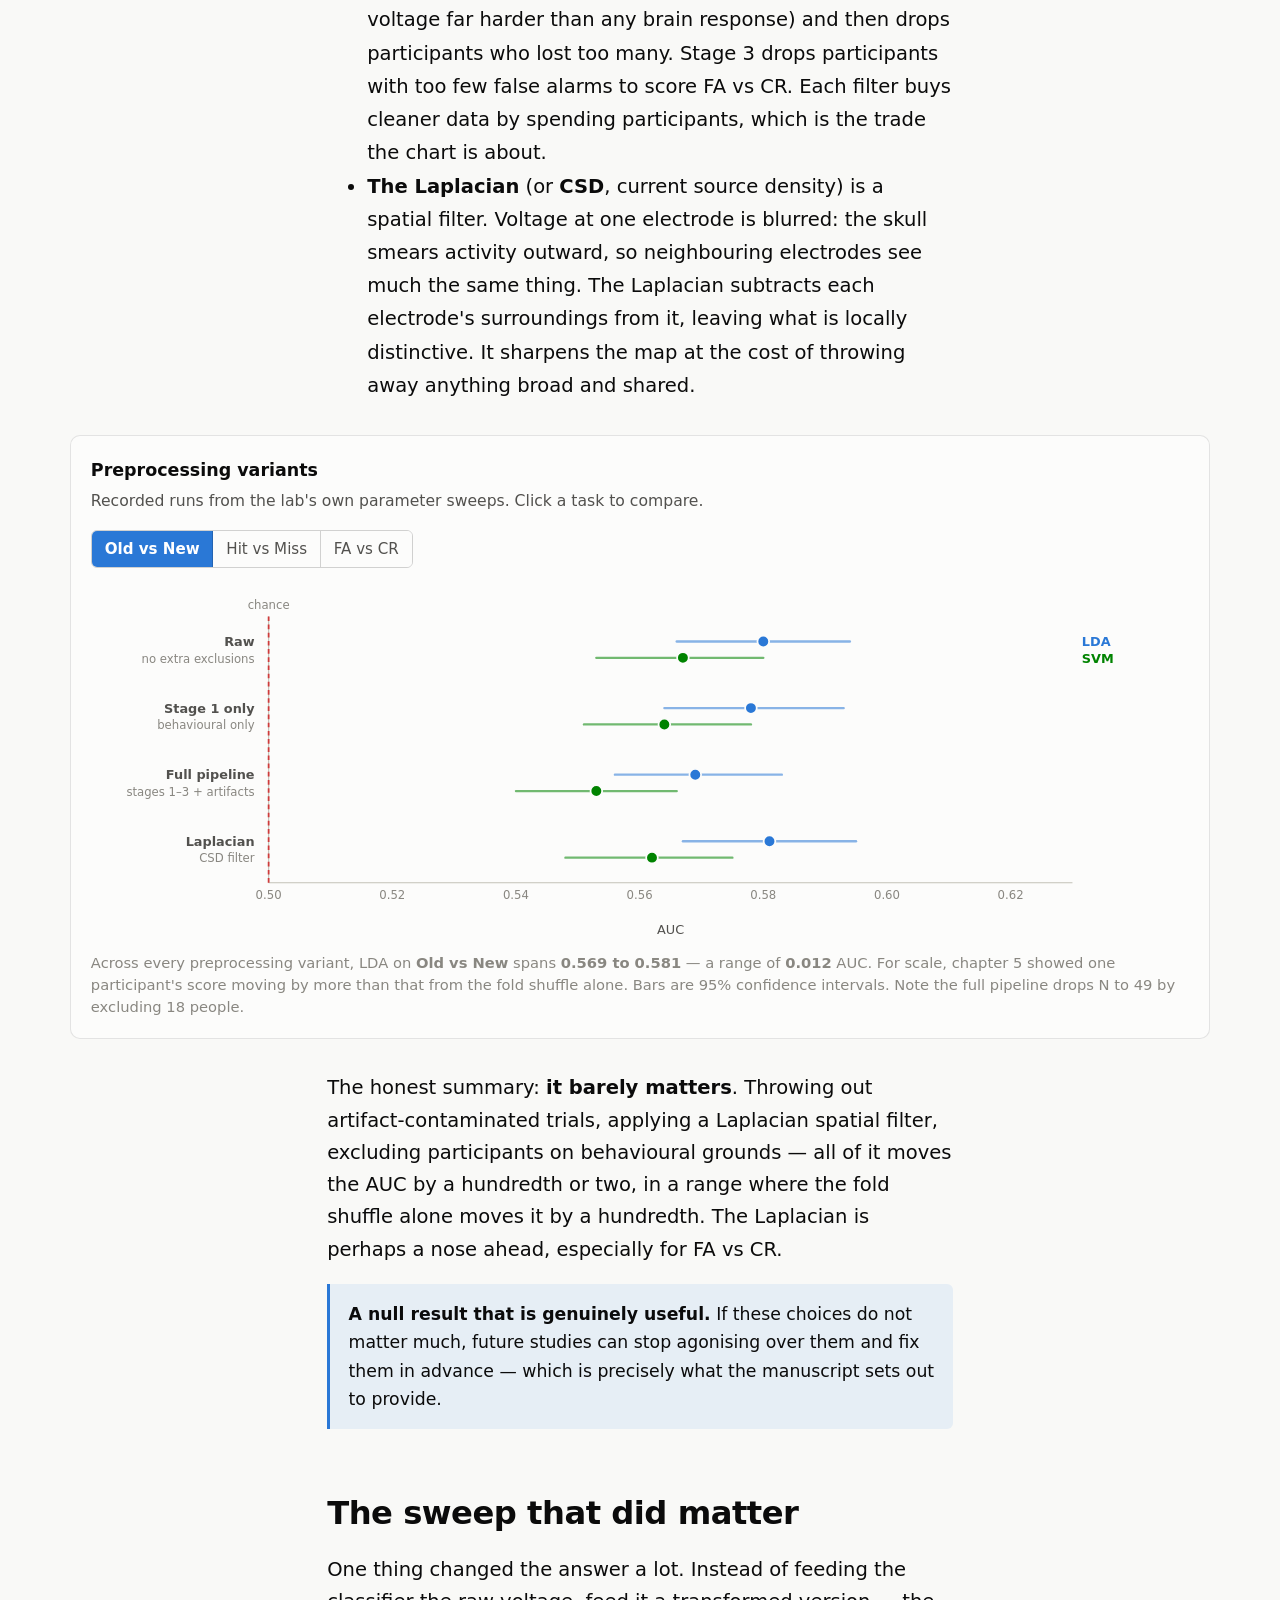
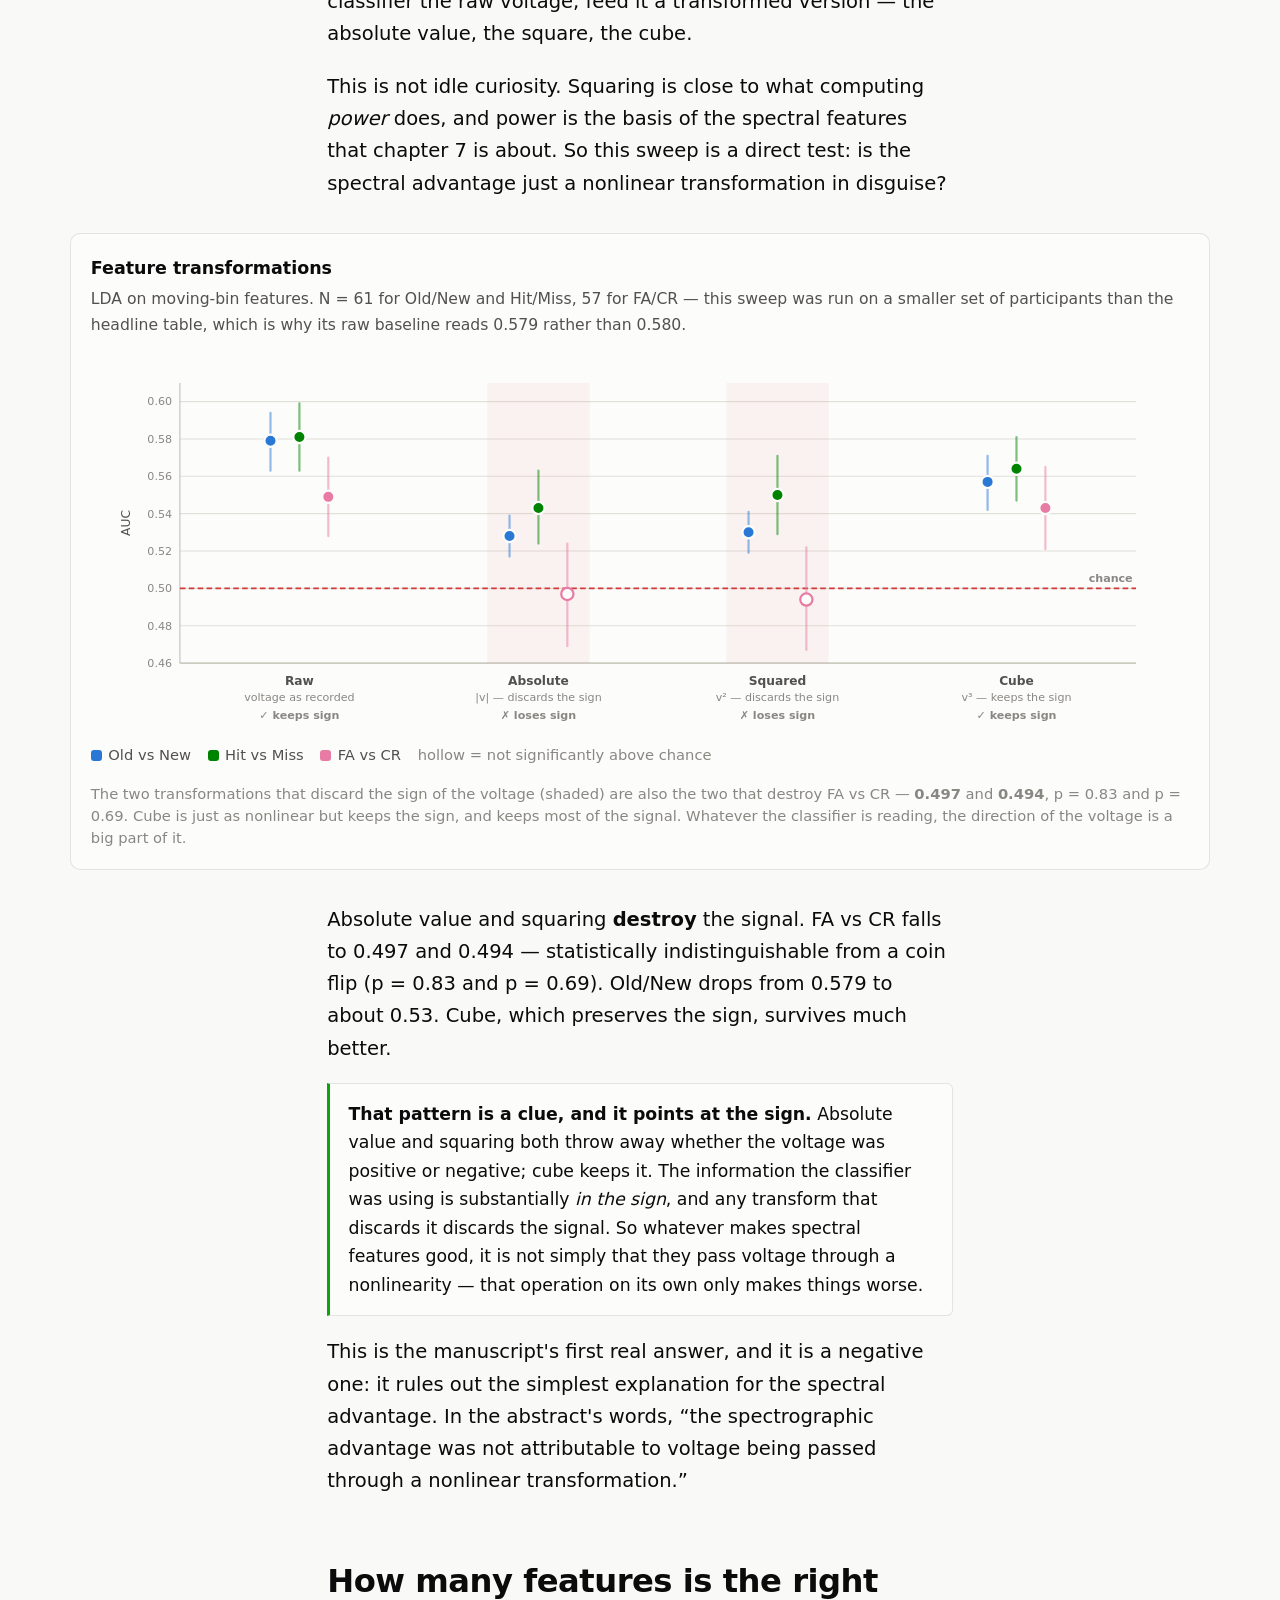
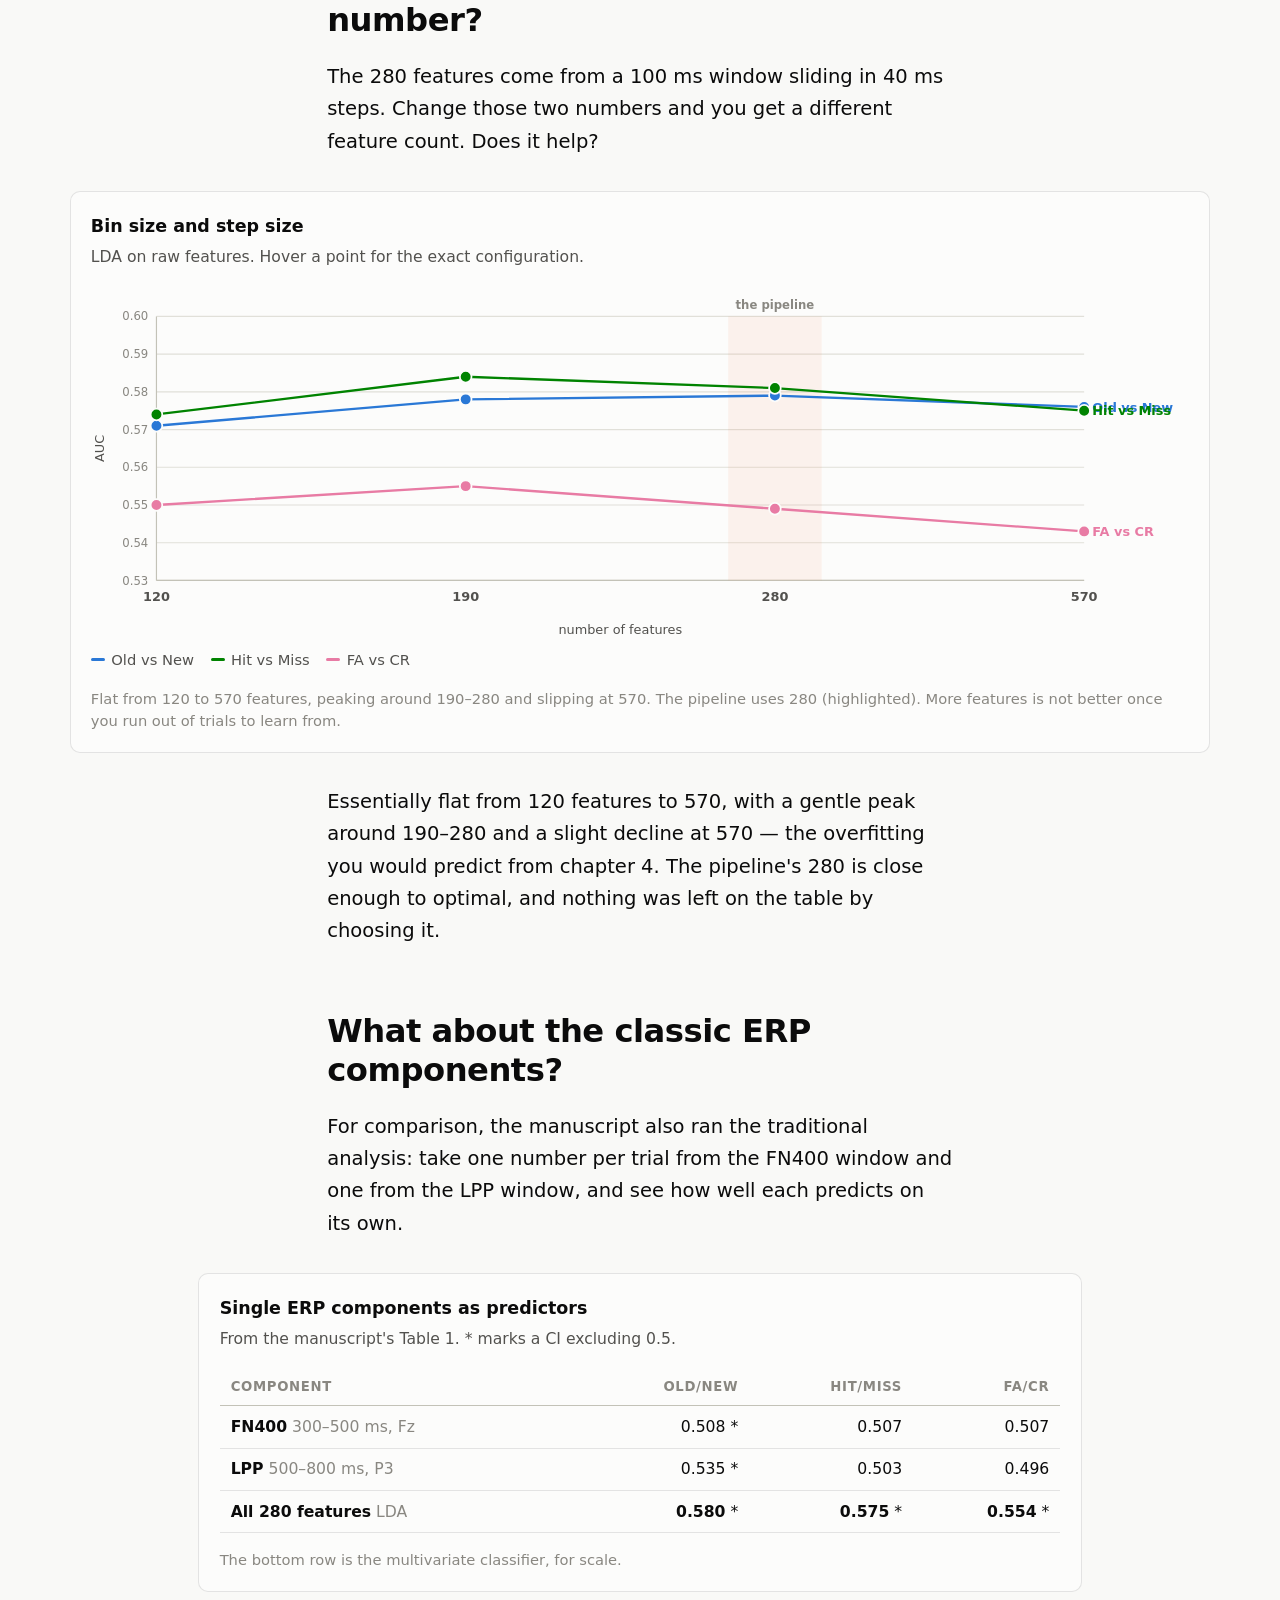
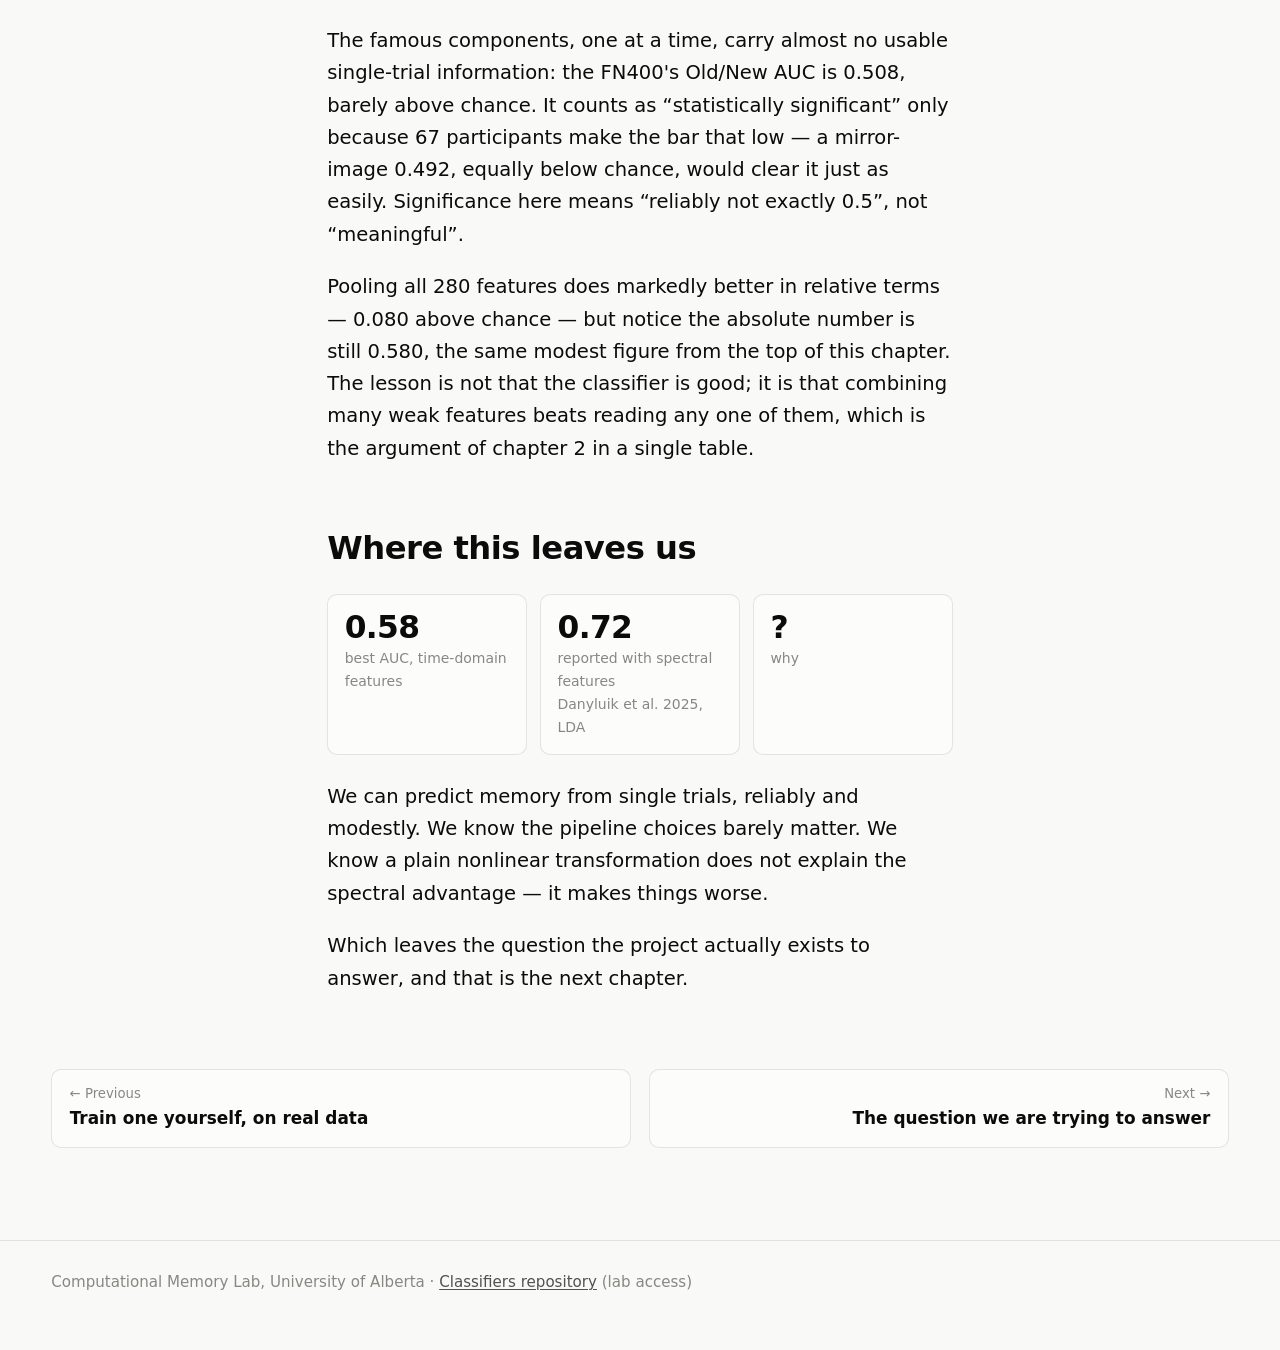
<file: results.html>
<!doctype html>
<html lang="en">
<head>
<meta charset="utf-8">
<meta name="viewport" content="width=device-width, initial-scale=1">
<title>6. What we have found so far | CML primer</title>
<meta name="description" content="Every participant, every classifier, and every pipeline choice the lab has tested so far.">
<link rel="stylesheet" href="assets/site.css">
</head>
<body>

<header class="topbar">
  <a class="topbar__home" href="index.html">Memory Classifiers <span>· CML primer</span></a>
  <div class="topbar__spacer"></div>
  <nav class="topbar__nav" aria-label="Chapters"></nav>
  <button class="theme-toggle" type="button">☾</button>
</header>

<main class="wrap">
  <section style="padding: 2.5rem 0 0;">
    <div class="prose">
      <p class="eyebrow">Chapter 6</p>
      <h1>What we have found so far</h1>
      <p class="lede">
        The results. They are real, they are reliable, and they are small — and the
        smallness is the interesting part.
      </p>
    </div>
  </section>

  <section class="chapter">
    <div class="prose">
      <h2>Every participant, one dot each</h2>
      <p>
        Chapter 5 showed one person's AUC bouncing around by hundredths. The answer is to
        do it for everyone and look at the whole distribution. Each dot below is one
        participant's cross-validated AUC — the number you produced yourself in the last
        chapter, computed 67 times.
      </p>
    </div>

    <div class="figure figure--wide">
      <div class="figure__title">All 67 participants, by task and classifier</div>
      <div class="figure__sub">
        Each dot is one person. The thick line is the group mean; the box is its 95%
        confidence interval. Hover any dot.
      </div>
      <div class="controls" id="swarm-controls"></div>
      <div id="swarm"></div>
      <div class="figure__note" id="swarm-note"></div>
    </div>

    <div class="prose">
      <p>
        Two things jump out. The mean sits a little above the chance line and its
        confidence interval clears it comfortably — the effect is real. And a good number
        of individual participants land <em>below</em> chance. That is not a
        contradiction; it is what a small true effect plus noise looks like. Nobody's
        brain is anti-predictive. Their AUC just landed on the low side of a distribution
        centred slightly above 0.5.
      </p>
      <div class="keypoint">
        <strong>The group is the result; the individual is not.</strong> This is why you
        will never see a claim about a single participant in this project, and why the
        statistics below are one-sample t-tests over participants, each contributing a
        single number.
      </div>
    </div>
  </section>

  <section class="chapter">
    <div class="prose">
      <h2>The headline table</h2>
      <p>
        This is the result. Every value is recomputed in your browser from the committed
        per-participant outputs, so it cannot drift from what the code produced.
      </p>
    </div>

    <div class="figure figure--wide">
      <div class="figure__title">Group results, raw time-domain features</div>
      <div class="figure__sub" id="table-sub"></div>
      <div class="table-scroll">
        <table class="data" id="group-table"></table>
      </div>
      <div class="figure__note">
        Confidence intervals use the t distribution; p values are two-sided one-sample
        t-tests against 0.5, one AUC per participant. N is 65 rather than 67 for FA vs CR
        because two participants produced too few false alarms to score at all.
      </div>
    </div>

    <div class="prose">
      <p>
        LDA edges out SVM on every task, which is the opposite of what people expect: the simpler, older, faster method wins.
        With a few hundred trials and 280 features, a fancier model has nothing to work
        with — there is simply not enough data for extra flexibility to pay off. Chapter
        4's overfitting curve is the reason.
      </p>
    </div>
  </section>

  <section class="chapter">
    <div class="prose">
      <h2>Does the pipeline choice matter?</h2>
      <p>
        This is the actual research question, so here is the actual answer. Each row below
        is a full re-run of everything with one thing changed. Two of the rows need a word
        of explanation:
      </p>
      <ul style="line-height:1.7">
        <li>
          <strong>The stages</strong> are the pipeline's exclusion filters, applied in
          order. Stage 1 drops participants on behaviour alone — too few misses to work
          with, or accuracy at chance. Stage 2 drops trials with obvious artifacts
          (a blink swings the voltage far harder than any brain response) and then drops
          participants who lost too many. Stage 3 drops participants with too few false
          alarms to score FA vs CR. Each filter buys cleaner data by spending
          participants, which is the trade the chart is about.
        </li>
        <li>
          <strong>The Laplacian</strong> (or <strong>CSD</strong>, current source density)
          is a spatial filter. Voltage at one electrode is blurred: the skull smears
          activity outward, so neighbouring electrodes see much the same thing. The
          Laplacian subtracts each electrode's surroundings from it, leaving what is
          locally distinctive. It sharpens the map at the cost of throwing away anything
          broad and shared.
        </li>
      </ul>
    </div>

    <div class="figure figure--wide">
      <div class="figure__title">Preprocessing variants</div>
      <div class="figure__sub">
        Recorded runs from the lab's own parameter sweeps. Click a task to compare.
      </div>
      <div class="controls" id="pipe-controls"></div>
      <div id="pipe-chart"></div>
      <div class="figure__note" id="pipe-note"></div>
    </div>

    <div class="prose">
      <p>
        The honest summary: <strong>it barely matters</strong>. Throwing out
        artifact-contaminated trials, applying a Laplacian spatial filter, excluding
        participants on behavioural grounds — all of it moves the AUC by a hundredth or
        two, in a range where the fold shuffle alone moves it by a hundredth. The
        Laplacian is perhaps a nose ahead, especially for FA vs CR.
      </p>
      <div class="callout">
        <strong>A null result that is genuinely useful.</strong> If these choices do not
        matter much, future studies can stop agonising over them and fix them in advance —
        which is precisely what the manuscript sets out to provide.
      </div>
    </div>
  </section>

  <section class="chapter">
    <div class="prose">
      <h2>The sweep that did matter</h2>
      <p>
        One thing changed the answer a lot. Instead of feeding the classifier the raw
        voltage, feed it a transformed version — the absolute value, the square, the cube.
      </p>
      <p>
        This is not idle curiosity. Squaring is close to what computing
        <em>power</em> does, and power is the basis of the spectral features that
        chapter 7 is about. So this sweep is a direct test: is the spectral advantage just
        a nonlinear transformation in disguise?
      </p>
    </div>

    <div class="figure figure--wide">
      <div class="figure__title">Feature transformations</div>
      <div class="figure__sub">
        LDA on moving-bin features. N = 61 for Old/New and Hit/Miss, 57 for FA/CR — this
        sweep was run on a smaller set of participants than the headline table, which is
        why its raw baseline reads 0.579 rather than 0.580.
      </div>
      <div id="trans-chart"></div>
      <div class="legend" id="trans-legend" style="margin-top:0.6rem"></div>
      <div class="figure__note" id="trans-note"></div>
    </div>

    <div class="prose">
      <p>
        Absolute value and squaring <strong>destroy</strong> the signal. FA vs CR falls to
        0.497 and 0.494 — statistically indistinguishable from a coin flip
        (p = 0.83 and p = 0.69). Old/New drops from 0.579 to about 0.53. Cube, which
        preserves the sign, survives much better.
      </p>
      <div class="keypoint">
        <strong>That pattern is a clue, and it points at the sign.</strong> Absolute value
        and squaring both throw away whether the voltage was positive or negative; cube
        keeps it. The information the classifier was using is substantially
        <em>in the sign</em>, and any transform that discards it discards the signal. So
        whatever makes spectral features good, it is not simply that they pass voltage
        through a nonlinearity — that operation on its own only makes things worse.
      </div>
      <p>
        This is the manuscript's first real answer, and it is a negative one: it rules out
        the simplest explanation for the spectral advantage. In the abstract's words,
        “the spectrographic advantage was not attributable to voltage being passed through
        a nonlinear transformation.”
      </p>
    </div>
  </section>

  <section class="chapter">
    <div class="prose">
      <h2>How many features is the right number?</h2>
      <p>
        The 280 features come from a 100 ms window sliding in 40 ms steps. Change those
        two numbers and you get a different feature count. Does it help?
      </p>
    </div>

    <div class="figure figure--wide">
      <div class="figure__title">Bin size and step size</div>
      <div class="figure__sub">LDA on raw features. Hover a point for the exact configuration.</div>
      <div id="bins-chart"></div>
      <div class="legend" id="bins-legend" style="margin-top:0.6rem"></div>
      <div class="figure__note" id="bins-note"></div>
    </div>

    <div class="prose">
      <p>
        Essentially flat from 120 features to 570, with a gentle peak around 190–280 and a
        slight decline at 570 — the overfitting you would predict from chapter 4. The
        pipeline's 280 is close enough to optimal, and nothing was left on the table by
        choosing it.
      </p>
    </div>
  </section>

  <section class="chapter">
    <div class="prose">
      <h2>What about the classic ERP components?</h2>
      <p>
        For comparison, the manuscript also ran the traditional analysis: take one number
        per trial from the FN400 window and one from the LPP window, and see how well
        each predicts on its own.
      </p>
    </div>

    <div class="figure" style="max-width:48rem">
      <div class="figure__title">Single ERP components as predictors</div>
      <div class="figure__sub">From the manuscript's Table 1. * marks a CI excluding 0.5.</div>
      <div class="table-scroll">
        <table class="data">
          <thead><tr><th style="text-align:left">Component</th><th>Old/New</th><th>Hit/Miss</th><th>FA/CR</th></tr></thead>
          <tbody>
            <tr><td style="text-align:left"><b>FN400</b> <span class="muted">300–500 ms, Fz</span></td>
              <td>0.508 *</td><td>0.507</td><td>0.507</td></tr>
            <tr><td style="text-align:left"><b>LPP</b> <span class="muted">500–800 ms, P3</span></td>
              <td>0.535 *</td><td>0.503</td><td>0.496</td></tr>
            <tr><td style="text-align:left"><b>All 280 features</b> <span class="muted">LDA</span></td>
              <td><b>0.580</b> *</td><td><b>0.575</b> *</td><td><b>0.554</b> *</td></tr>
          </tbody>
        </table>
      </div>
      <div class="figure__note">
        The bottom row is the multivariate classifier, for scale.
      </div>
    </div>

    <div class="prose">
      <p>
        The famous components, one at a time, carry almost no usable single-trial
        information: the FN400's Old/New AUC is 0.508, barely above chance. It counts as
        “statistically significant” only because 67 participants make the bar that low — a
        mirror-image 0.492, equally below chance, would clear it just as easily.
        Significance here means “reliably not exactly 0.5”, not “meaningful”.
      </p>
      <p>
        Pooling all 280 features does markedly better in relative terms — 0.080 above
        chance — but notice the absolute number is still 0.580, the same modest figure
        from the top of this chapter. The lesson is not that the classifier is good; it is
        that combining many weak features beats reading any one of them, which is the
        argument of chapter 2 in a single table.
      </p>
    </div>
  </section>

  <section class="chapter">
    <div class="prose">
      <h2>Where this leaves us</h2>
      <div class="stats" style="margin:1.4rem 0">
        <div class="stat"><div class="stat__value">0.58</div><div class="stat__label">best AUC, time-domain features</div></div>
        <div class="stat"><div class="stat__value">0.72</div><div class="stat__label">reported with spectral features<br><span class="muted">Danyluik et al. 2025, LDA</span></div></div>
        <div class="stat"><div class="stat__value">?</div><div class="stat__label">why</div></div>
      </div>
      <p>
        We can predict memory from single trials, reliably and modestly. We know the
        pipeline choices barely matter. We know a plain nonlinear transformation does not
        explain the spectral advantage — it makes things worse.
      </p>
      <p>
        Which leaves the question the project actually exists to answer, and that is the
        next chapter.
      </p>
    </div>
  </section>

  <nav class="pager"></nav>
</main>

<footer class="footer">
  <div class="wrap">
    Computational Memory Lab, University of Alberta ·
    <a href="https://github.com/Computational-Memory-Lab/Classifiers">Classifiers repository</a> <span class="muted">(lab access)</span>
  </div>
</footer>

<script type="module">
import {
  initChrome, loadJSON, svgRoot, frame, scale, linePath, el, responsive, token,
  tooltip, mean, sd, tTest, fmtAuc,
} from './assets/site.js';

initChrome();
const tip = tooltip();
const P = await loadJSON('data/participants.json');

const TASKS = [
  ['OldNew', 'Old vs New'],
  ['HitMiss', 'Hit vs Miss'],
  ['FAvsCR', 'FA vs CR'],
];

/* ================= swarm ================= */
{
  const host = document.getElementById('swarm');
  const ctrls = document.getElementById('swarm-controls');
  const note = document.getElementById('swarm-note');
  let clf = 'lda';

  ctrls.innerHTML = `<div class="segmented" id="clf-seg">
      <button data-v="lda" aria-pressed="true">LDA</button>
      <button data-v="svm" aria-pressed="false">SVM</button>
    </div>`;
  ctrls.querySelectorAll('#clf-seg button').forEach((b) => {
    b.onclick = () => {
      clf = b.dataset.v;
      ctrls.querySelectorAll('#clf-seg button').forEach((o) => o.setAttribute('aria-pressed', o.dataset.v === clf));
      draw();
    };
  });

  let draw;
  draw = () => {
    const w = 940, h = 400;
    const pad = { l: 58, r: 24, t: 22, b: 52 };
    const svg = svgRoot(host, w, h);
    const ys = scale(0.35, 0.78, h - pad.b, pad.t);
    const xs = scale(-0.5, 2.5, pad.l, w - pad.r);
    frame(svg, w, h, pad, xs, ys, {
      yLabel: 'AUC (one dot per participant)', xTicks: [], yFmt: (v) => v.toFixed(2),
    });
    // chance
    el('line', { x1: pad.l, x2: w - pad.r, y1: ys(0.5), y2: ys(0.5),
      stroke: token('--critical'), 'stroke-width': 1.5, 'stroke-dasharray': '5 3' }, svg);
    el('text', { x: w - pad.r - 3, y: ys(0.5) - 6, 'text-anchor': 'end', class: 'tick',
      fill: token('--critical'), 'font-weight': 620 }, svg).textContent = 'chance = 0.5';

    const lines = [];
    TASKS.forEach(([key, label], ti) => {
      const vals = P.participants
        .map((p) => ({ id: p.id, v: p[clf]?.[key], d: p.dprime, counts: p.counts }))
        .filter((o) => typeof o.v === 'number');
      const stat = tTest(vals.map((o) => o.v));
      const cx = xs(ti);

      // beeswarm: nudge collisions sideways
      const placed = [];
      for (const o of [...vals].sort((a, b) => a.v - b.v)) {
        const y = ys(o.v);
        let off = 0;
        for (let k = 0; k < 40; k++) {
          const cand = (k % 2 === 0 ? 1 : -1) * Math.ceil(k / 2) * 9;
          if (!placed.some((p2) => Math.abs(p2.y - y) < 7.5 && Math.abs(p2.off - cand) < 8.5)) { off = cand; break; }
        }
        placed.push({ y, off, o });
      }
      for (const { y, off, o } of placed) {
        const c = el('circle', {
          cx: cx + off, cy: y, r: 4.2,
          fill: token(o.v >= 0.5 ? '--series-1' : '--text-muted'),
          opacity: o.v >= 0.5 ? 0.85 : 0.6,
          stroke: token('--surface-1'), 'stroke-width': 1.2,
          style: 'cursor:pointer',
        }, svg);
        const html = `<b>Participant ${o.id}</b><br>${label} AUC <b>${o.v.toFixed(3)}</b><br>`
          + `d′ ${o.d.toFixed(2)} · ${o.counts.Hit} hits, ${o.counts.Miss} misses, ${o.counts.FA} false alarms`;
        c.addEventListener('pointerenter', (ev) => tip.show(html, ev.clientX, ev.clientY));
        c.addEventListener('pointermove', (ev) => tip.show(html, ev.clientX, ev.clientY));
        c.addEventListener('pointerleave', () => tip.hide());
      }

      // CI box + mean line
      const bw = 54;
      el('rect', { x: cx - bw / 2, y: ys(stat.mean + stat.ci95), width: bw,
        height: Math.max(2, ys(stat.mean - stat.ci95) - ys(stat.mean + stat.ci95)),
        fill: token('--text-primary'), opacity: 0.1, rx: 3 }, svg);
      el('line', { x1: cx - bw / 2, x2: cx + bw / 2, y1: ys(stat.mean), y2: ys(stat.mean),
        stroke: token('--text-primary'), 'stroke-width': 3, 'stroke-linecap': 'round' }, svg);
      // halo so the number stays legible where it overlaps the dots
      el('text', { x: cx, y: ys(stat.mean) - 10, 'text-anchor': 'middle', 'font-size': 13,
        'font-weight': 680, fill: token('--text-primary'),
        stroke: token('--surface-1'), 'stroke-width': 4, 'stroke-linejoin': 'round',
        style: 'paint-order:stroke fill' }, svg).textContent = stat.mean.toFixed(3);

      el('text', { x: cx, y: h - pad.b + 18, 'text-anchor': 'middle', class: 'axis-label',
        'font-weight': 640 }, svg).textContent = label;
      el('text', { x: cx, y: h - pad.b + 33, 'text-anchor': 'middle', class: 'tick' }, svg)
        .textContent = `N = ${vals.length} · ${vals.filter((o) => o.v < 0.5).length} below chance`;
      lines.push(`${label}: ${stat.mean.toFixed(3)}, t(${stat.df}) = ${stat.t.toFixed(2)}`);
    });
    el('text', { x: pad.l, y: 13, class: 'axis-label', 'font-weight': 620 }, svg)
      .textContent = `${clf.toUpperCase()} · raw time-domain features · box = 95% CI of the mean`;
    note.innerHTML = `${clf.toUpperCase()}: ${lines.join(' · ')}. `
      + 'Recomputed live from the committed per-subject results. '
      + `Grey dots fell below chance — expected when the true effect is this small.`;
  };
  responsive(host, draw);
}

/* ================= group table ================= */
{
  const t = document.getElementById('group-table');
  document.getElementById('table-sub').innerHTML =
    'Recomputed in your browser from the committed per-participant AUCs.';
  const head = `<thead><tr><th style="text-align:left">Classifier</th><th style="text-align:left">Task</th>
    <th>Mean AUC</th><th>95% CI</th><th>t</th><th>p</th><th>N</th></tr></thead>`;
  const rows = [];
  for (const clf of ['lda', 'svm']) {
    TASKS.forEach(([key, label], i) => {
      const vals = P.participants.map((p) => p[clf]?.[key]).filter((v) => typeof v === 'number');
      const s = tTest(vals);
      rows.push(`<tr>
        <td style="text-align:left">${i === 0 ? `<b>${clf.toUpperCase()}</b>` : ''}</td>
        <td style="text-align:left">${label}</td>
        <td class="num">${s.mean.toFixed(3)}</td>
        <td>[${(s.mean - s.ci95).toFixed(3)}, ${(s.mean + s.ci95).toFixed(3)}]</td>
        <td>${s.t.toFixed(2)} <span class="muted">(${s.df})</span></td>
        <td>${s.p < 0.0001 ? '&lt; 0.0001' : s.p.toFixed(4)}</td>
        <td>${vals.length}</td></tr>`);
    });
  }
  // RVM comes from the recorded log; its outputs were never committed
  rows.push(`<tr><td style="text-align:left"><b>RVM</b></td><td style="text-align:left">Old/New</td>
    <td class="num">0.570</td><td>[0.555, 0.586]</td><td>9.10 <span class="muted">(66)</span></td><td>&lt; 0.0001</td><td>67</td></tr>`);
  rows.push(`<tr><td></td><td style="text-align:left">Hit/Miss</td>
    <td class="num">0.569</td><td>[0.548, 0.590]</td><td>6.39 <span class="muted">(66)</span></td><td>&lt; 0.0001</td><td>67</td></tr>`);
  rows.push(`<tr><td></td><td style="text-align:left">FA/CR</td>
    <td class="num">0.546</td><td>[0.524, 0.568]</td><td>4.11 <span class="muted">(64)</span></td><td>0.0001</td><td>65</td></tr>`);
  t.innerHTML = head + `<tbody>${rows.join('')}</tbody>`;
}

/* ================= pipeline variants ================= */
{
  // recorded runs, docs/multivariate_parameter_testing_results.txt
  const PIPE = [
    { name: 'Raw', sub: 'no extra exclusions',
      lda: { OldNew: [0.580, 0.566, 0.594, 67], HitMiss: [0.575, 0.553, 0.598, 67], FAvsCR: [0.554, 0.534, 0.575, 65] },
      svm: { OldNew: [0.567, 0.553, 0.580, 67], HitMiss: [0.555, 0.534, 0.576, 67], FAvsCR: [0.552, 0.530, 0.574, 65] } },
    { name: 'Stage 1 only', sub: 'behavioural only',
      lda: { OldNew: [0.578, 0.564, 0.593, 64], HitMiss: [0.583, 0.564, 0.602, 64], FAvsCR: [0.553, 0.532, 0.575, 62] },
      svm: { OldNew: [0.564, 0.551, 0.578, 64], HitMiss: [0.560, 0.540, 0.580, 64], FAvsCR: [0.553, 0.531, 0.576, 62] } },
    { name: 'Full pipeline', sub: 'stages 1–3 + artifacts',
      lda: { OldNew: [0.569, 0.556, 0.583, 49], HitMiss: [0.579, 0.558, 0.599, 49], FAvsCR: [0.544, 0.522, 0.565, 49] },
      svm: { OldNew: [0.553, 0.540, 0.566, 49], HitMiss: [0.555, 0.533, 0.578, 49], FAvsCR: [0.551, 0.527, 0.575, 49] } },
    { name: 'Laplacian', sub: 'CSD filter',
      lda: { OldNew: [0.581, 0.567, 0.595, 67], HitMiss: [0.581, 0.557, 0.604, 67], FAvsCR: [0.565, 0.542, 0.588, 65] },
      svm: { OldNew: [0.562, 0.548, 0.575, 67], HitMiss: [0.557, 0.535, 0.579, 67], FAvsCR: [0.550, 0.529, 0.571, 65] } },
  ];
  const host = document.getElementById('pipe-chart');
  const ctrls = document.getElementById('pipe-controls');
  const note = document.getElementById('pipe-note');
  let task = 'OldNew';
  ctrls.innerHTML = `<div class="segmented" id="pipe-seg">${TASKS.map(([k, l]) =>
    `<button data-v="${k}" aria-pressed="${k === task}">${l}</button>`).join('')}</div>`;
  ctrls.querySelectorAll('#pipe-seg button').forEach((b) => {
    b.onclick = () => {
      task = b.dataset.v;
      ctrls.querySelectorAll('#pipe-seg button').forEach((o) => o.setAttribute('aria-pressed', o.dataset.v === task));
      draw();
    };
  });

  let draw;
  draw = () => {
    const w = 940, h = 300;
    const pad = { l: 152, r: 100, t: 26, b: 46 };
    const svg = svgRoot(host, w, h);
    const xs = scale(0.5, 0.63, pad.l, w - pad.r);
    const rowH = (h - pad.t - pad.b) / PIPE.length;
    frame(svg, w, h, pad, xs, scale(0, 1, h - pad.b, pad.t), {
      xLabel: 'AUC', yTicks: [], xTicks: [0.5, 0.52, 0.54, 0.56, 0.58, 0.6, 0.62],
      xFmt: (v) => v.toFixed(2),
    });
    el('line', { x1: xs(0.5), x2: xs(0.5), y1: pad.t, y2: h - pad.b,
      stroke: token('--critical'), 'stroke-width': 1.5, 'stroke-dasharray': '4 3' }, svg);
    el('text', { x: xs(0.5), y: pad.t - 6, 'text-anchor': 'middle', class: 'tick',
      fill: token('--critical') }, svg).textContent = 'chance';

    PIPE.forEach((p, i) => {
      const y = pad.t + rowH * (i + 0.5);
      el('text', { x: pad.l - 12, y: y - 3, 'text-anchor': 'end', class: 'axis-label',
        'font-weight': 640 }, svg).textContent = p.name;
      el('text', { x: pad.l - 12, y: y + 11, 'text-anchor': 'end', class: 'tick' }, svg).textContent = p.sub;
      for (const [clf, col, dy] of [['lda', '--series-1', -7], ['svm', '--series-2', 7]]) {
        const [m, lo, hi, n] = p[clf][task];
        el('line', { x1: xs(lo), x2: xs(hi), y1: y + dy, y2: y + dy,
          stroke: token(col), 'stroke-width': 2, 'stroke-linecap': 'round', opacity: 0.55 }, svg);
        const c = el('circle', { cx: xs(m), cy: y + dy, r: 5,
          fill: token(col), stroke: token('--surface-1'), 'stroke-width': 1.5, style: 'cursor:pointer' }, svg);
        const html = `<b>${p.name}</b> · ${clf.toUpperCase()}<br>AUC <b>${m.toFixed(3)}</b><br>`
          + `95% CI [${lo.toFixed(3)}, ${hi.toFixed(3)}]<br>N = ${n}`;
        c.addEventListener('pointerenter', (ev) => tip.show(html, ev.clientX, ev.clientY));
        c.addEventListener('pointermove', (ev) => tip.show(html, ev.clientX, ev.clientY));
        c.addEventListener('pointerleave', () => tip.hide());
        if (i === 0) {
          el('text', { class: 'direct-label', x: w - pad.r + 8, y: y + dy + 4, fill: token(col) }, svg)
            .textContent = clf.toUpperCase();
        }
      }
    });
    const all = PIPE.map((p) => p.lda[task][0]);
    note.innerHTML = `Across every preprocessing variant, LDA on <b>${TASKS.find((t) => t[0] === task)[1]}</b> spans `
      + `<b>${Math.min(...all).toFixed(3)} to ${Math.max(...all).toFixed(3)}</b> — a range of `
      + `<b>${(Math.max(...all) - Math.min(...all)).toFixed(3)}</b> AUC. `
      + `For scale, chapter 5 showed one participant's score moving by more than that from the fold shuffle alone. `
      + `Bars are 95% confidence intervals. Note the full pipeline drops N to 49 by excluding 18 people.`;
  };
  responsive(host, draw);
}

/* ================= transformations ================= */
{
  const TRANS = [
    { name: 'Raw', sub: 'voltage as recorded', keeps: true,
      OldNew: [0.579, 0.563, 0.594, '< 0.0001'], HitMiss: [0.581, 0.563, 0.599, '< 0.0001'], FAvsCR: [0.549, 0.528, 0.570, '< 0.0001'] },
    { name: 'Absolute', sub: '|v| — discards the sign', keeps: false,
      OldNew: [0.528, 0.517, 0.539, '< 0.0001'], HitMiss: [0.543, 0.524, 0.563, '< 0.0001'], FAvsCR: [0.497, 0.469, 0.524, '0.83'] },
    { name: 'Squared', sub: 'v² — discards the sign', keeps: false,
      OldNew: [0.530, 0.519, 0.541, '< 0.0001'], HitMiss: [0.550, 0.529, 0.571, '< 0.0001'], FAvsCR: [0.494, 0.467, 0.522, '0.69'] },
    { name: 'Cube', sub: 'v³ — keeps the sign', keeps: true,
      OldNew: [0.557, 0.542, 0.571, '< 0.0001'], HitMiss: [0.564, 0.547, 0.581, '< 0.0001'], FAvsCR: [0.543, 0.521, 0.565, '0.0002'] },
  ];
  const host = document.getElementById('trans-chart');
  const note = document.getElementById('trans-note');
  document.getElementById('trans-legend').innerHTML = TASKS.map(([k, l], i) =>
    `<span class="legend__item"><span class="legend__swatch" style="background:${token(`--series-${i + 1}`)}"></span>${l}</span>`
  ).join('') + `<span class="legend__item muted">hollow = not significantly above chance</span>`;

  responsive(host, () => {
    const w = 940, h = 340;
    const pad = { l: 56, r: 24, t: 26, b: 62 };
    const svg = svgRoot(host, w, h);
    const xs = scale(-0.5, TRANS.length - 0.5, pad.l, w - pad.r);
    const ys = scale(0.46, 0.61, h - pad.b, pad.t);
    frame(svg, w, h, pad, xs, ys, { yLabel: 'AUC', xTicks: [], yFmt: (v) => v.toFixed(2) });
    el('line', { x1: pad.l, x2: w - pad.r, y1: ys(0.5), y2: ys(0.5),
      stroke: token('--critical'), 'stroke-width': 1.5, 'stroke-dasharray': '5 3' }, svg);
    el('text', { x: w - pad.r - 3, y: ys(0.5) - 6, 'text-anchor': 'end', class: 'tick',
      fill: token('--critical'), 'font-weight': 620 }, svg).textContent = 'chance';

    TRANS.forEach((t, i) => {
      const cx = xs(i);
      if (!t.keeps) {
        el('rect', { x: cx - 46, y: pad.t, width: 92, height: h - pad.t - pad.b,
          fill: token('--critical'), opacity: 0.05 }, svg);
      }
      TASKS.forEach(([key], k) => {
        const [m, lo, hi, p] = t[key];
        const dx = (k - 1) * 26;
        const sig = p !== '0.83' && p !== '0.69';
        el('line', { x1: cx + dx, x2: cx + dx, y1: ys(lo), y2: ys(hi),
          stroke: token(`--series-${k + 1}`), 'stroke-width': 2, 'stroke-linecap': 'round', opacity: 0.5 }, svg);
        const c = el('circle', { cx: cx + dx, cy: ys(m), r: 5.5,
          fill: sig ? token(`--series-${k + 1}`) : token('--surface-1'),
          stroke: token(sig ? '--surface-1' : `--series-${k + 1}`), 'stroke-width': 2,
          style: 'cursor:pointer' }, svg);
        const html = `<b>${t.name}</b> · ${TASKS[k][1]}<br>AUC <b>${m.toFixed(3)}</b><br>`
          + `95% CI [${lo.toFixed(3)}, ${hi.toFixed(3)}]<br>p = ${p}`
          + (sig ? '' : '<br><span style="opacity:.7">indistinguishable from chance</span>');
        c.addEventListener('pointerenter', (ev) => tip.show(html, ev.clientX, ev.clientY));
        c.addEventListener('pointermove', (ev) => tip.show(html, ev.clientX, ev.clientY));
        c.addEventListener('pointerleave', () => tip.hide());
      });
      el('text', { x: cx, y: h - pad.b + 20, 'text-anchor': 'middle', class: 'axis-label',
        'font-weight': 640 }, svg).textContent = t.name;
      el('text', { x: cx, y: h - pad.b + 34, 'text-anchor': 'middle', class: 'tick' }, svg)
        .textContent = t.sub;
      el('text', { x: cx, y: h - pad.b + 50, 'text-anchor': 'middle', class: 'tick',
        fill: token(t.keeps ? '--good' : '--critical'), 'font-weight': 620 }, svg)
        .textContent = t.keeps ? '✓ keeps sign' : '✗ loses sign';
    });
    note.innerHTML = `The two transformations that discard the sign of the voltage (shaded) are also the two that `
      + `destroy FA vs CR — <b>0.497</b> and <b>0.494</b>, p = 0.83 and p = 0.69. Cube is just as nonlinear but keeps the sign, `
      + `and keeps most of the signal. Whatever the classifier is reading, the direction of the voltage is a big part of it.`;
  });
}

/* ================= bin sweep ================= */
{
  const BINS = [
    { n: 120, cfg: '25-sample bins, no overlap', OldNew: 0.571, HitMiss: 0.574, FAvsCR: 0.550 },
    { n: 190, cfg: '30-sample bins, 15-sample step (19 bins)', OldNew: 0.578, HitMiss: 0.584, FAvsCR: 0.555 },
    { n: 280, cfg: '25-sample bins, 10-sample step (28 bins) — the pipeline', OldNew: 0.579, HitMiss: 0.581, FAvsCR: 0.549 },
    { n: 570, cfg: '20-sample bins, 5-sample step (57 bins)', OldNew: 0.576, HitMiss: 0.575, FAvsCR: 0.543 },
  ];
  const host = document.getElementById('bins-chart');
  document.getElementById('bins-legend').innerHTML = TASKS.map(([k, l], i) =>
    `<span class="legend__item"><span class="legend__swatch legend__swatch--line" style="background:${token(`--series-${i + 1}`)}"></span>${l}</span>`
  ).join('');
  document.getElementById('bins-note').innerHTML =
    'Flat from 120 to 570 features, peaking around 190–280 and slipping at 570. '
    + 'The pipeline uses 280 (highlighted). More features is not better once you run out of trials to learn from.';

  responsive(host, () => {
    const w = 940, h = 300;
    const pad = { l: 56, r: 90, t: 26, b: 48 };
    const svg = svgRoot(host, w, h);
    const xs = scale(0, 3, pad.l, w - pad.r);
    const ys = scale(0.53, 0.60, h - pad.b, pad.t);
    frame(svg, w, h, pad, xs, ys, {
      xLabel: 'number of features', yLabel: 'AUC', xTicks: [], yFmt: (v) => v.toFixed(2),
    });
    // highlight the pipeline's choice
    el('rect', { x: xs(2) - 40, y: pad.t, width: 80, height: h - pad.t - pad.b,
      fill: token('--series-6'), opacity: 0.07 }, svg);
    el('text', { x: xs(2), y: pad.t - 6, 'text-anchor': 'middle', class: 'tick',
      fill: token('--series-6'), 'font-weight': 620 }, svg).textContent = 'the pipeline';

    TASKS.forEach(([key, label], k) => {
      const pts = BINS.map((b, i) => [xs(i), ys(b[key])]);
      el('path', { class: 'series-line', d: linePath(pts), stroke: token(`--series-${k + 1}`) }, svg);
      el('text', { class: 'direct-label', x: w - pad.r + 7, y: pts[3][1] + 4,
        fill: token(`--series-${k + 1}`) }, svg).textContent = label;
      BINS.forEach((b, i) => {
        const c = el('circle', { cx: xs(i), cy: ys(b[key]), r: 5,
          fill: token(`--series-${k + 1}`), stroke: token('--surface-1'), 'stroke-width': 1.5,
          style: 'cursor:pointer' }, svg);
        const html = `<b>${b.n} features</b> · ${label}<br>AUC <b>${b[key].toFixed(3)}</b><br>`
          + `<span style="opacity:.75">${b.cfg}</span>`;
        c.addEventListener('pointerenter', (ev) => tip.show(html, ev.clientX, ev.clientY));
        c.addEventListener('pointermove', (ev) => tip.show(html, ev.clientX, ev.clientY));
        c.addEventListener('pointerleave', () => tip.hide());
      });
    });
    BINS.forEach((b, i) => {
      el('text', { x: xs(i), y: h - pad.b + 18, 'text-anchor': 'middle', class: 'axis-label',
        'font-weight': 640 }, svg).textContent = b.n;
    });
  });
}
</script>
</body>
</html>
</file>
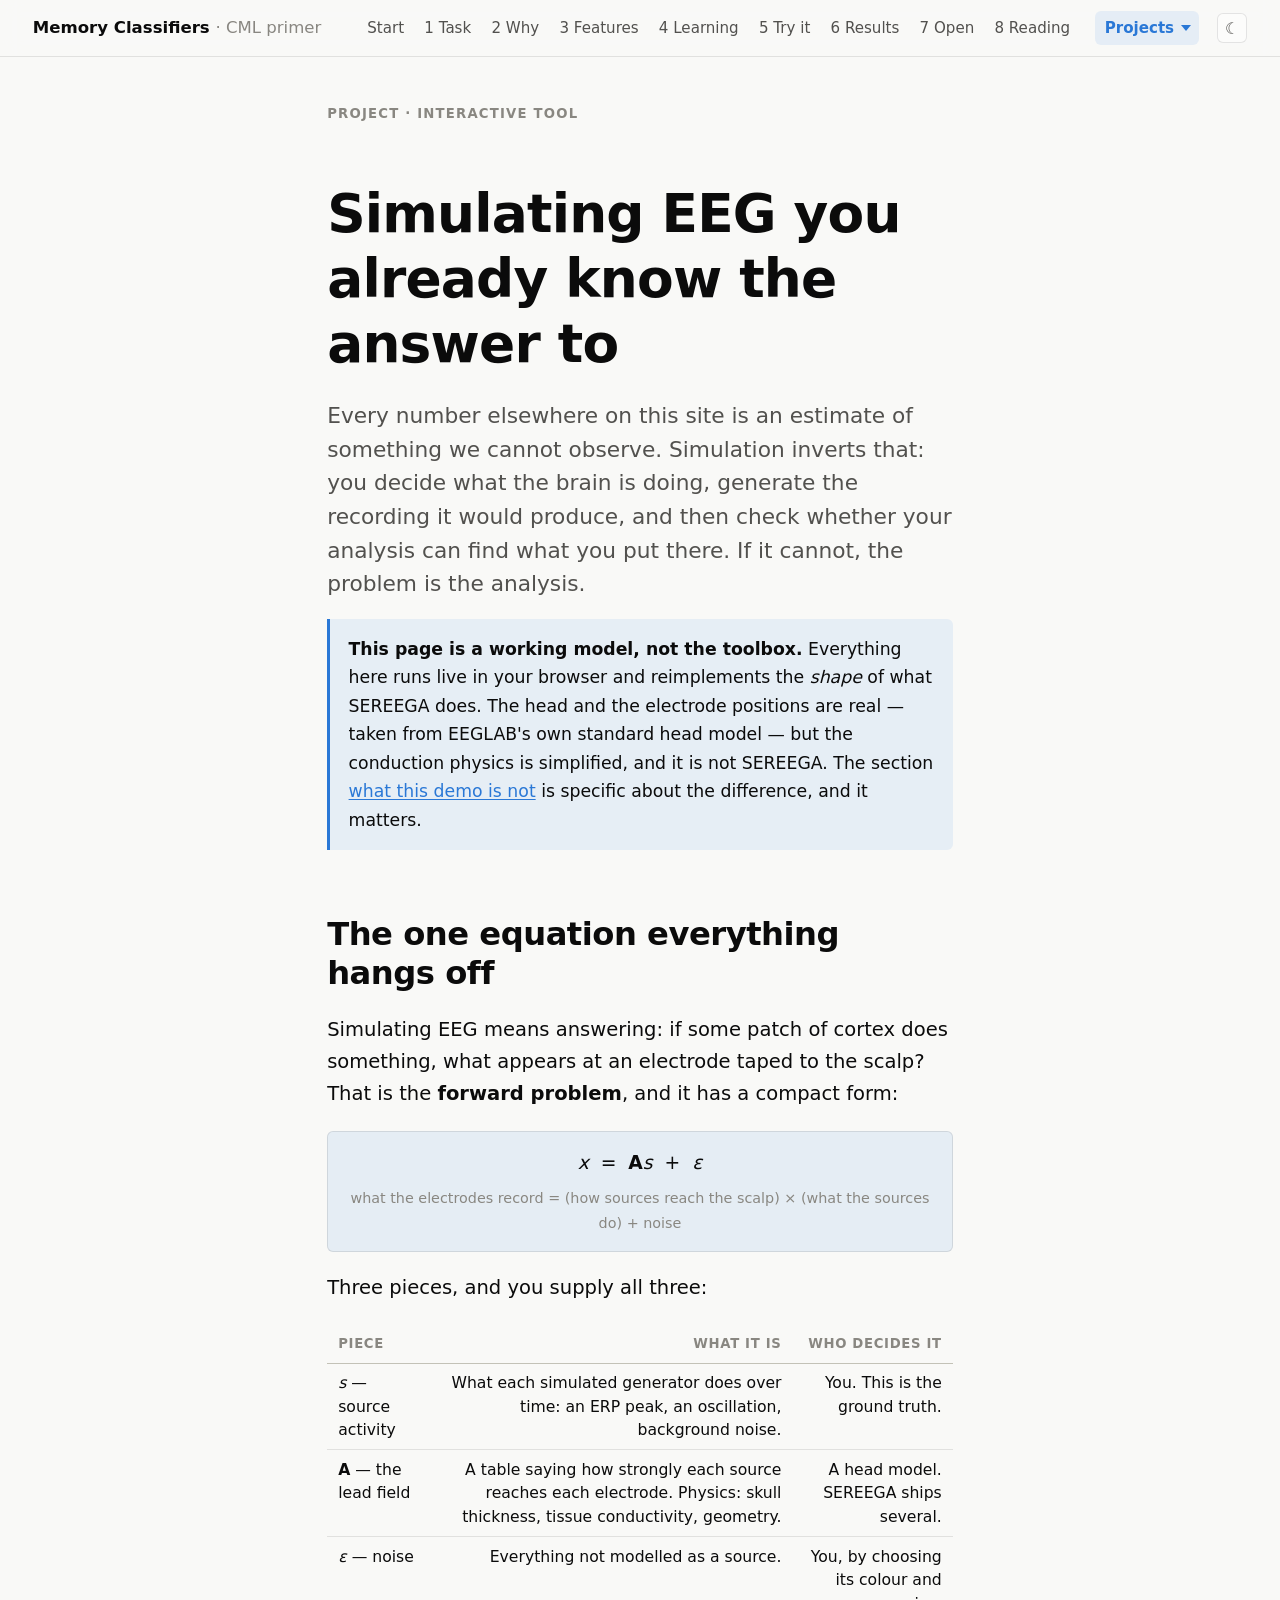
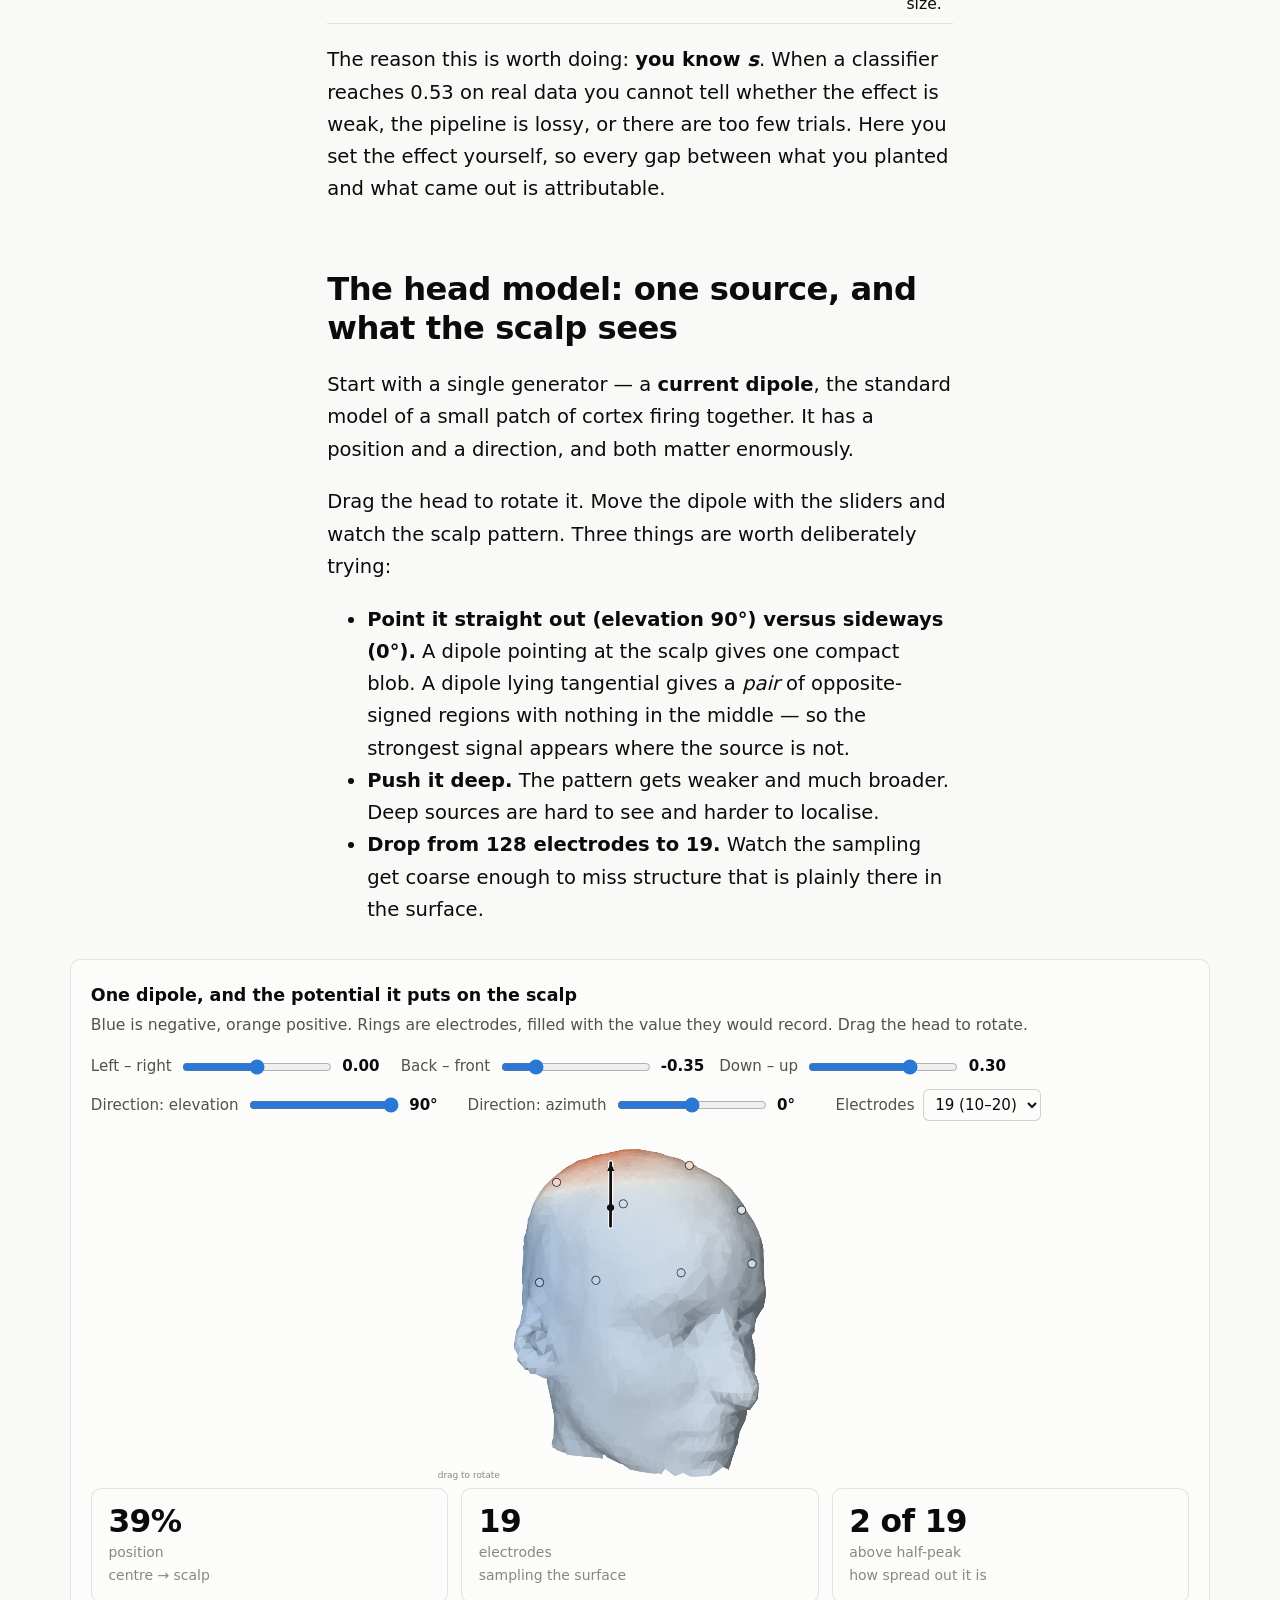
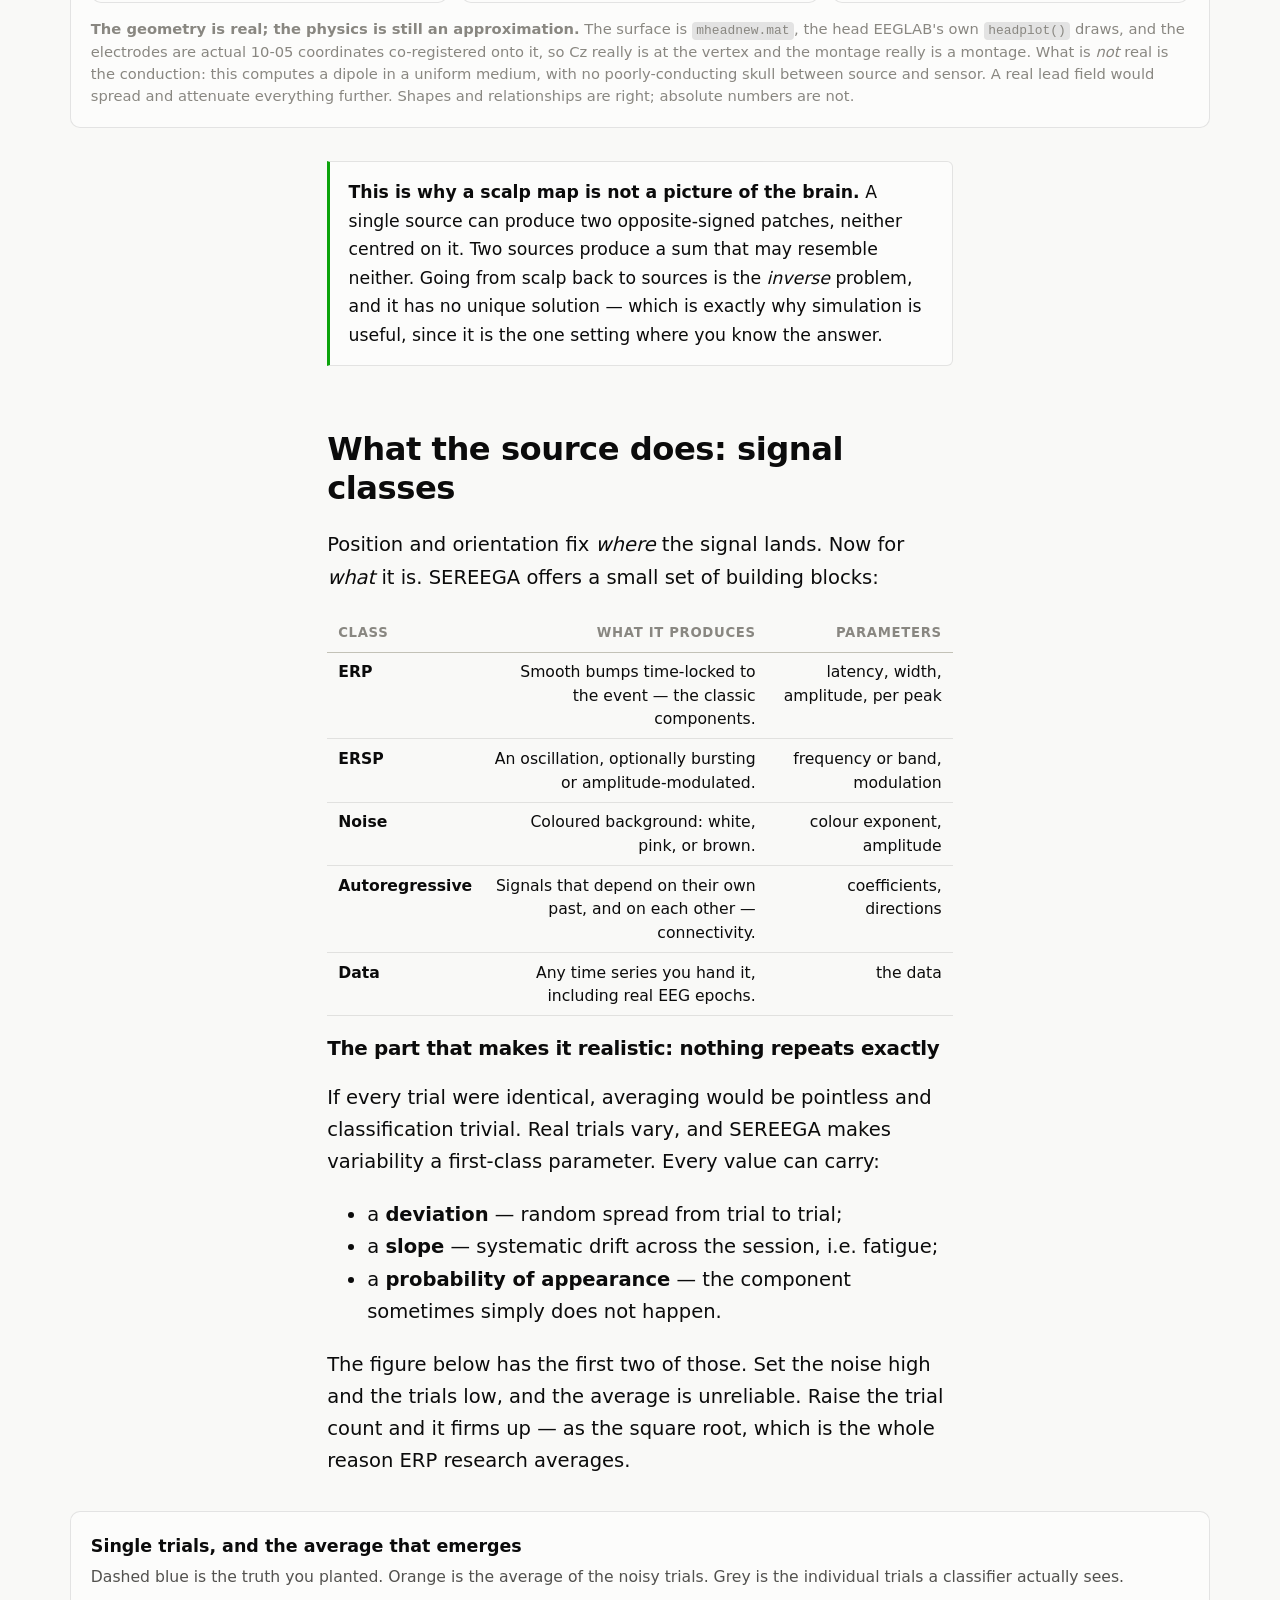
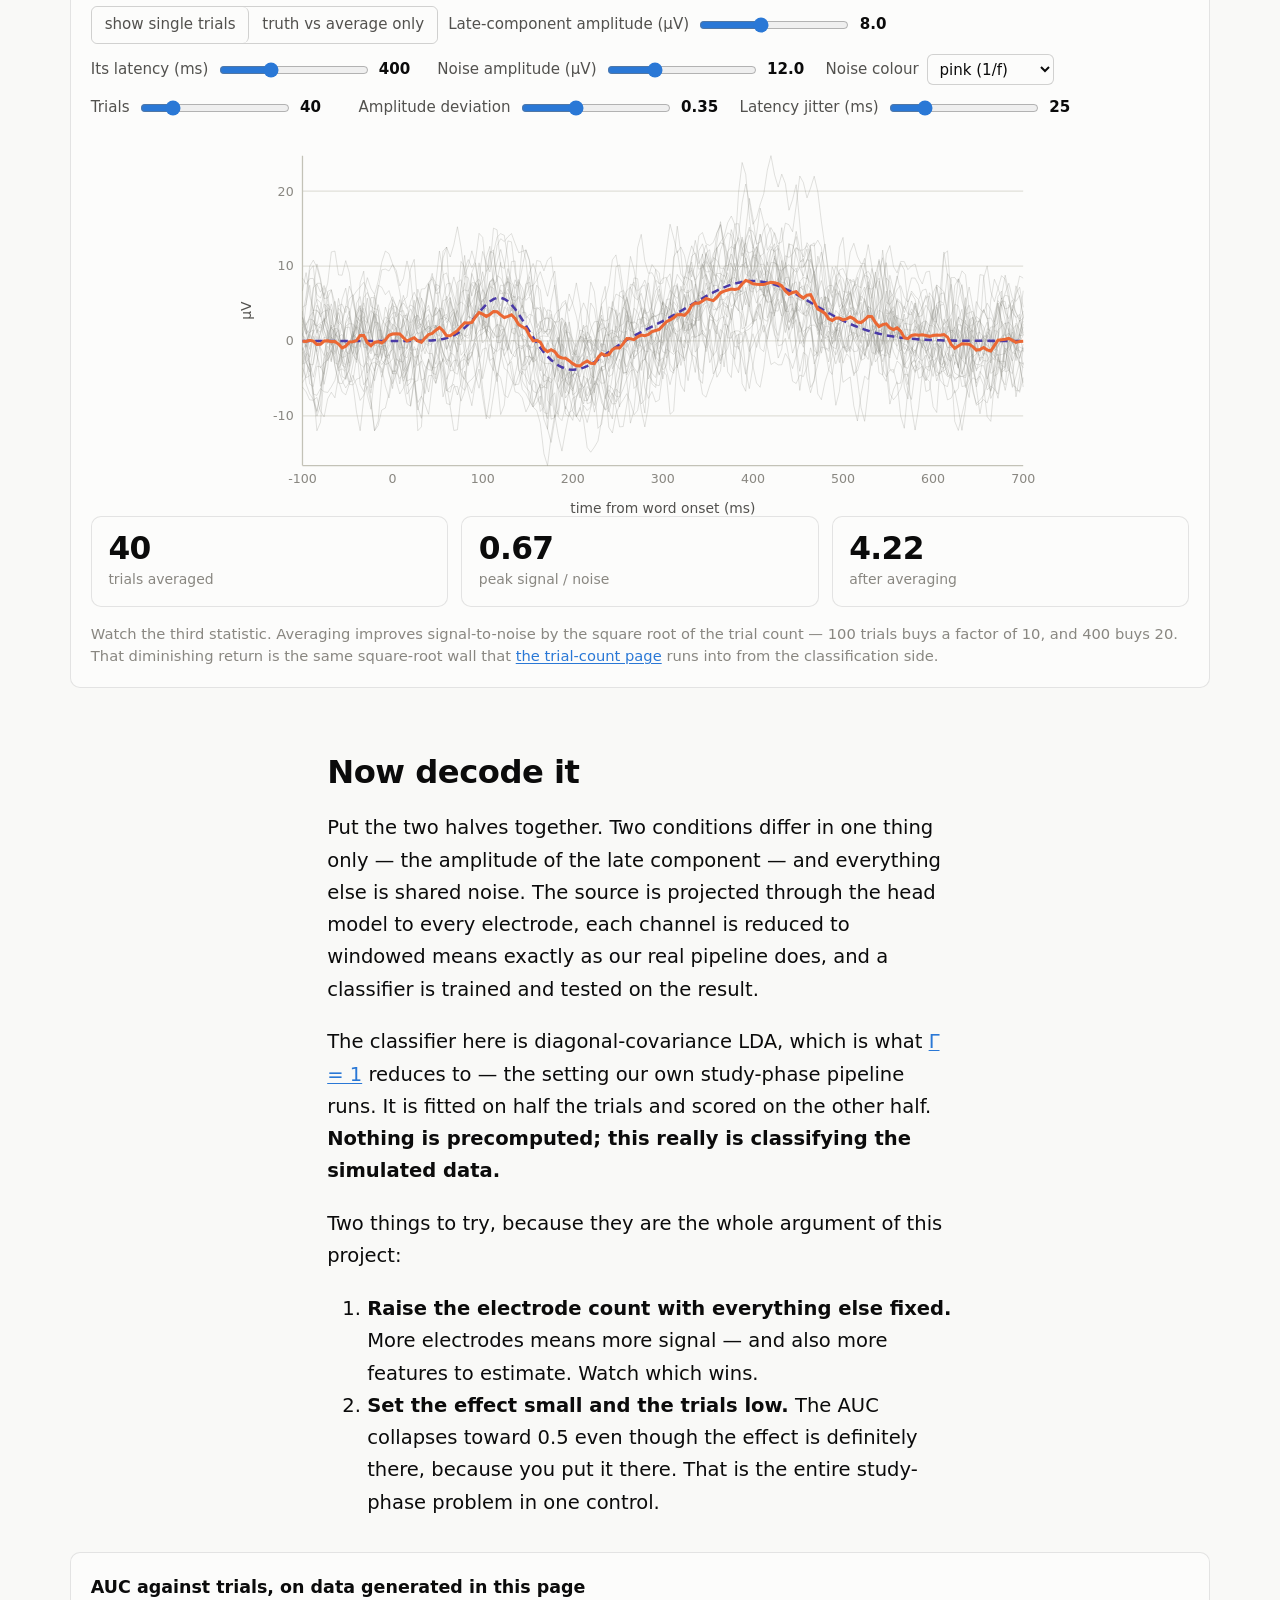
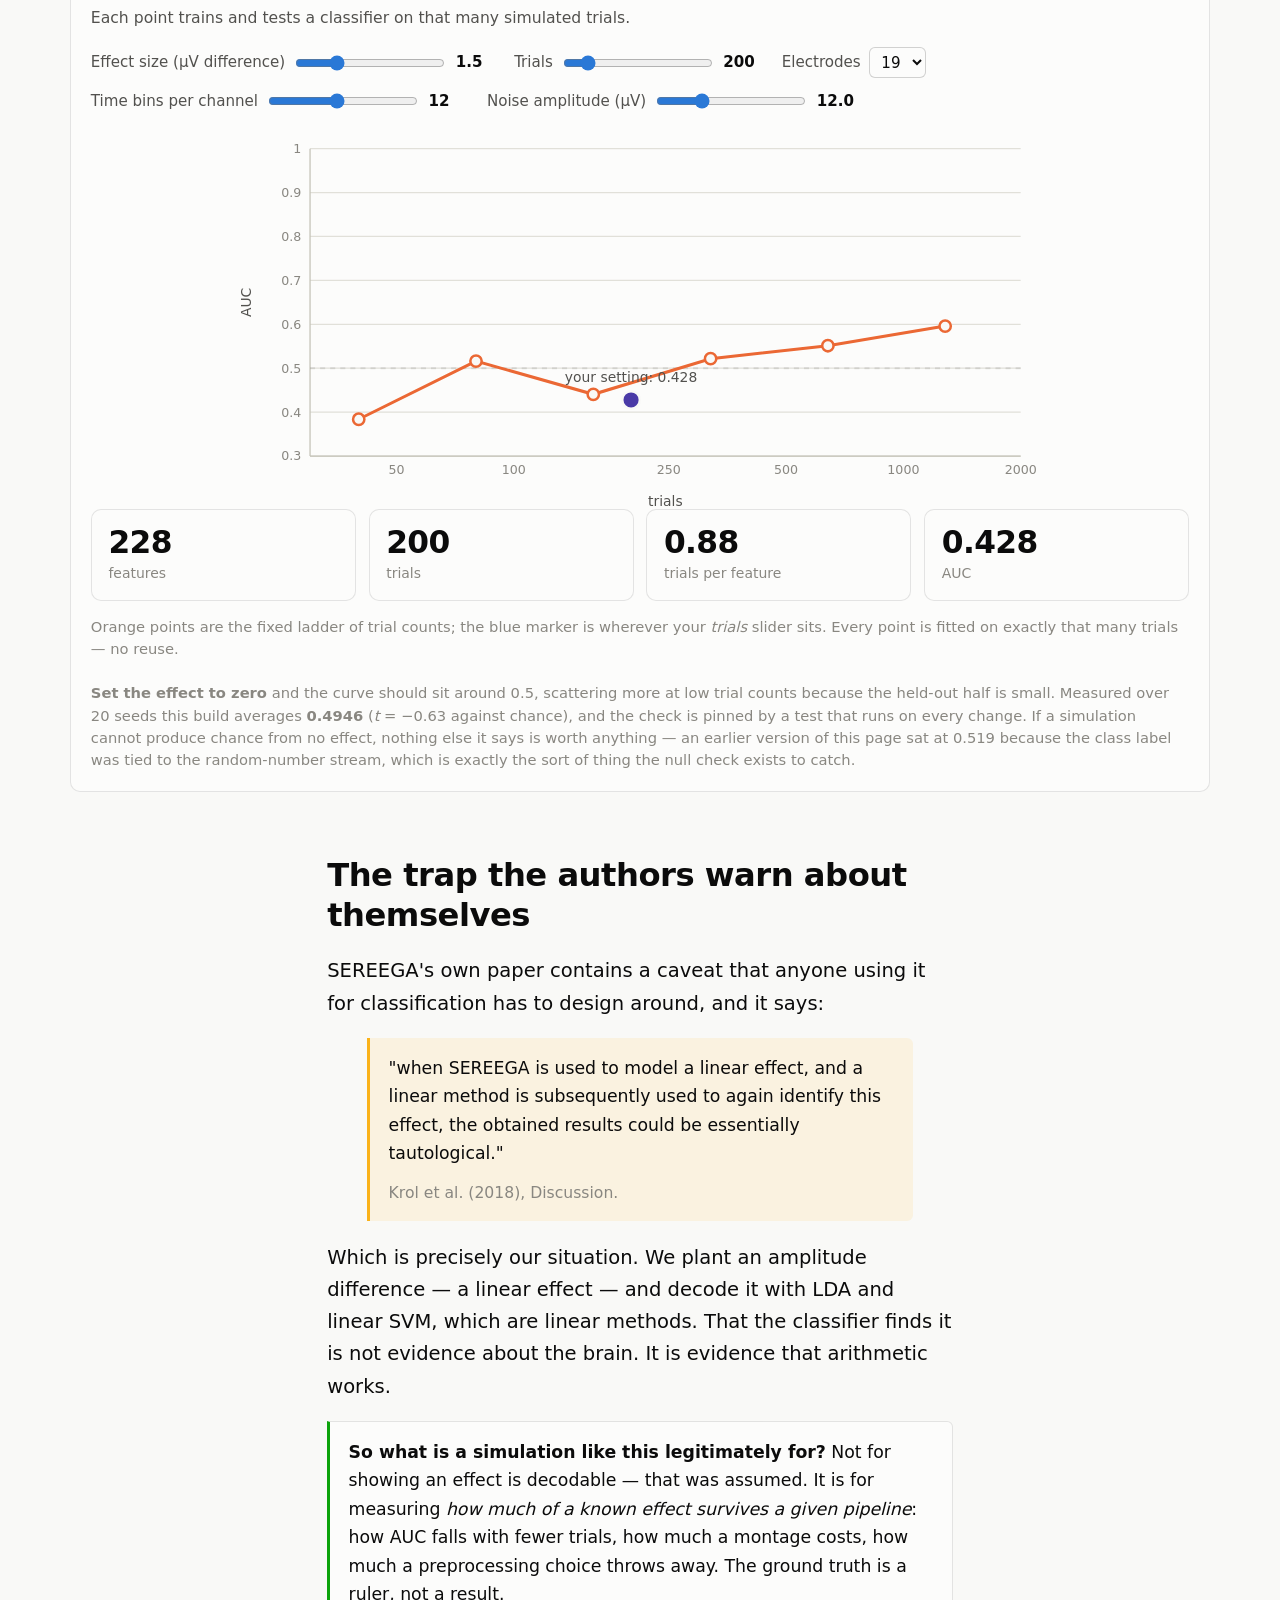
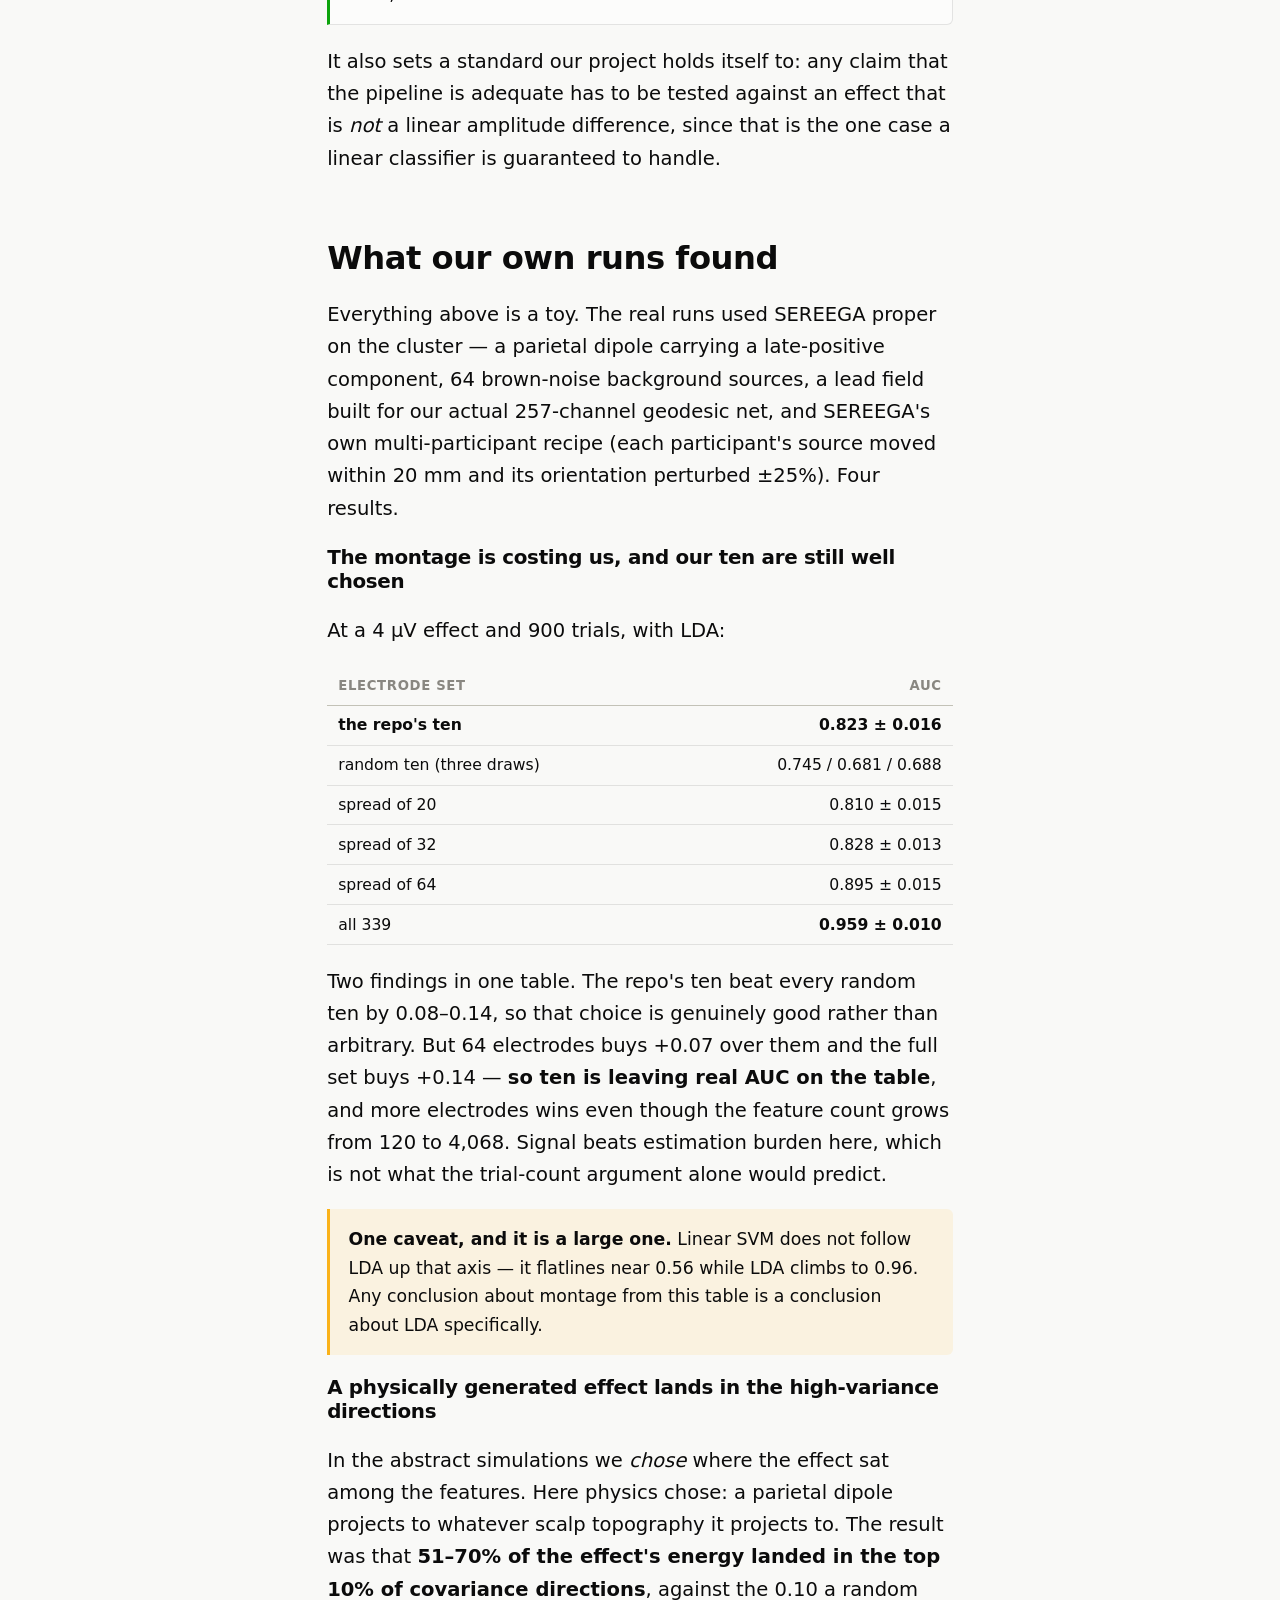
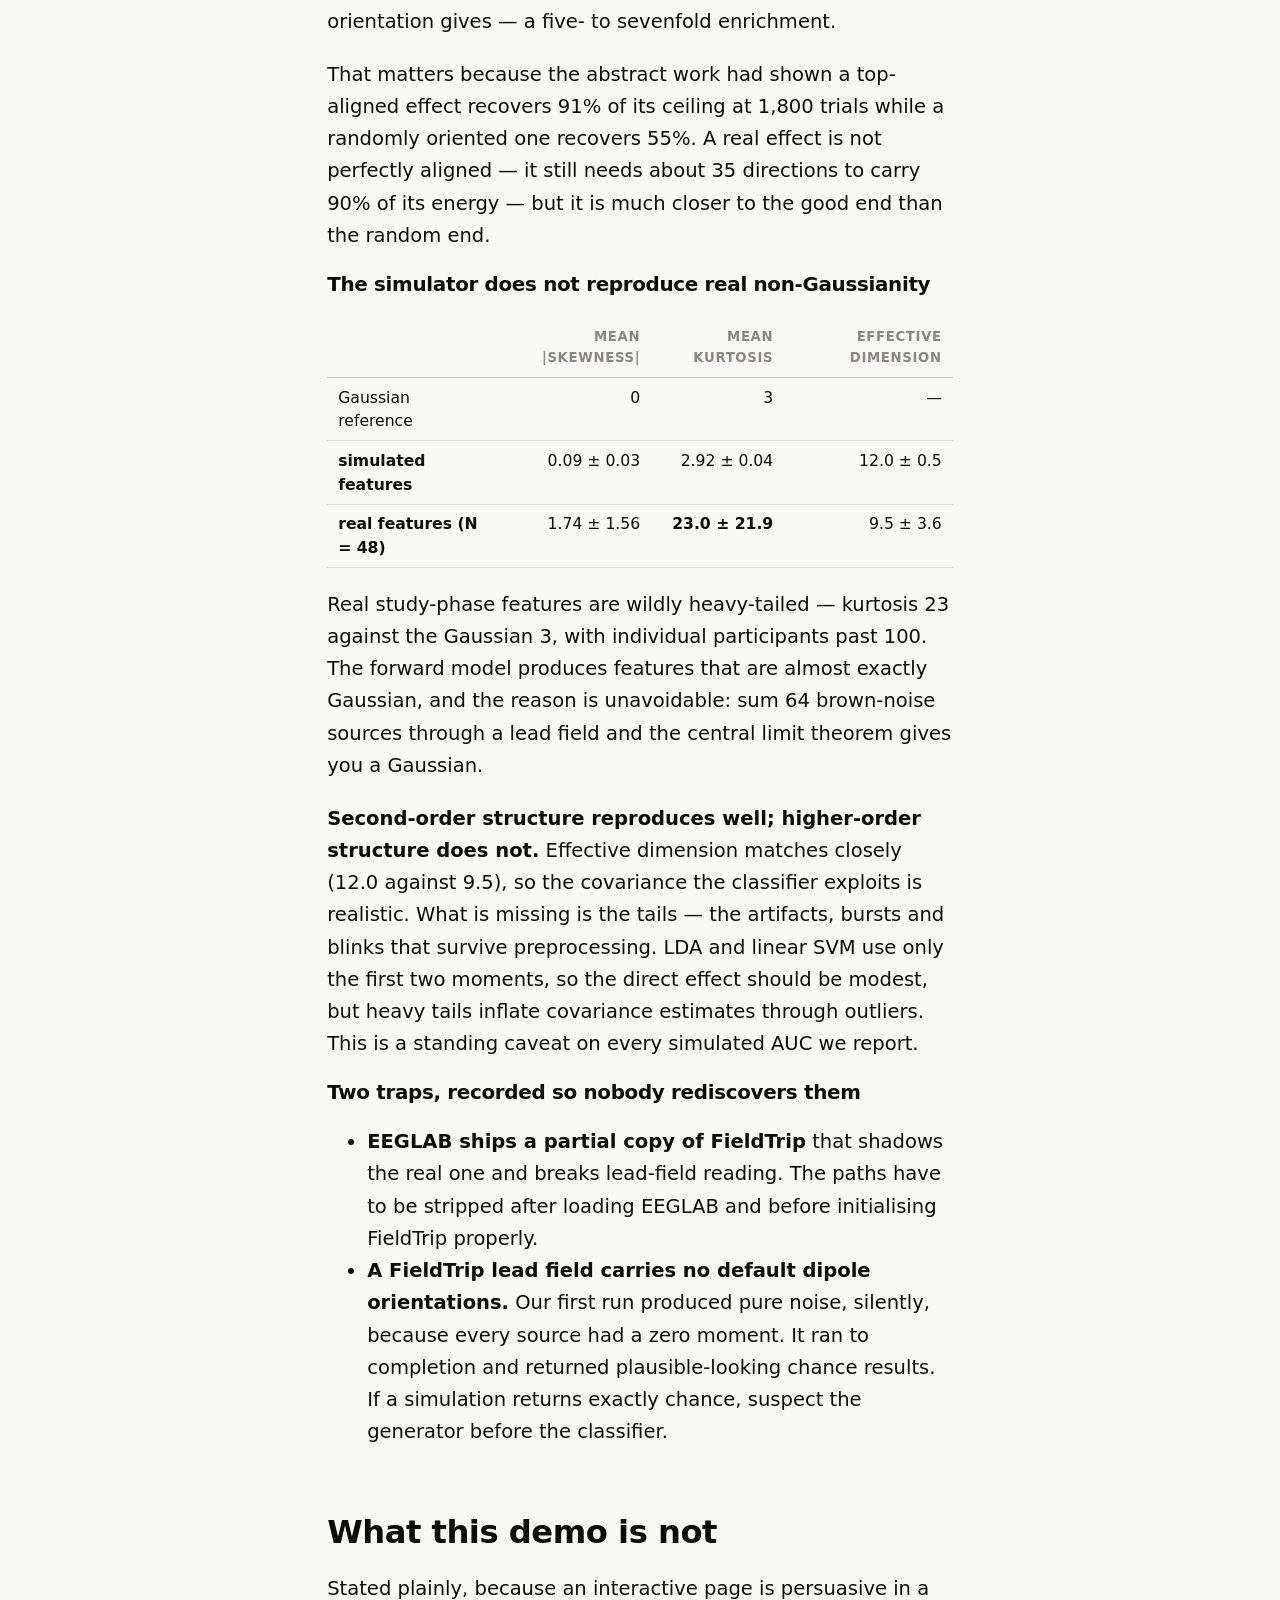
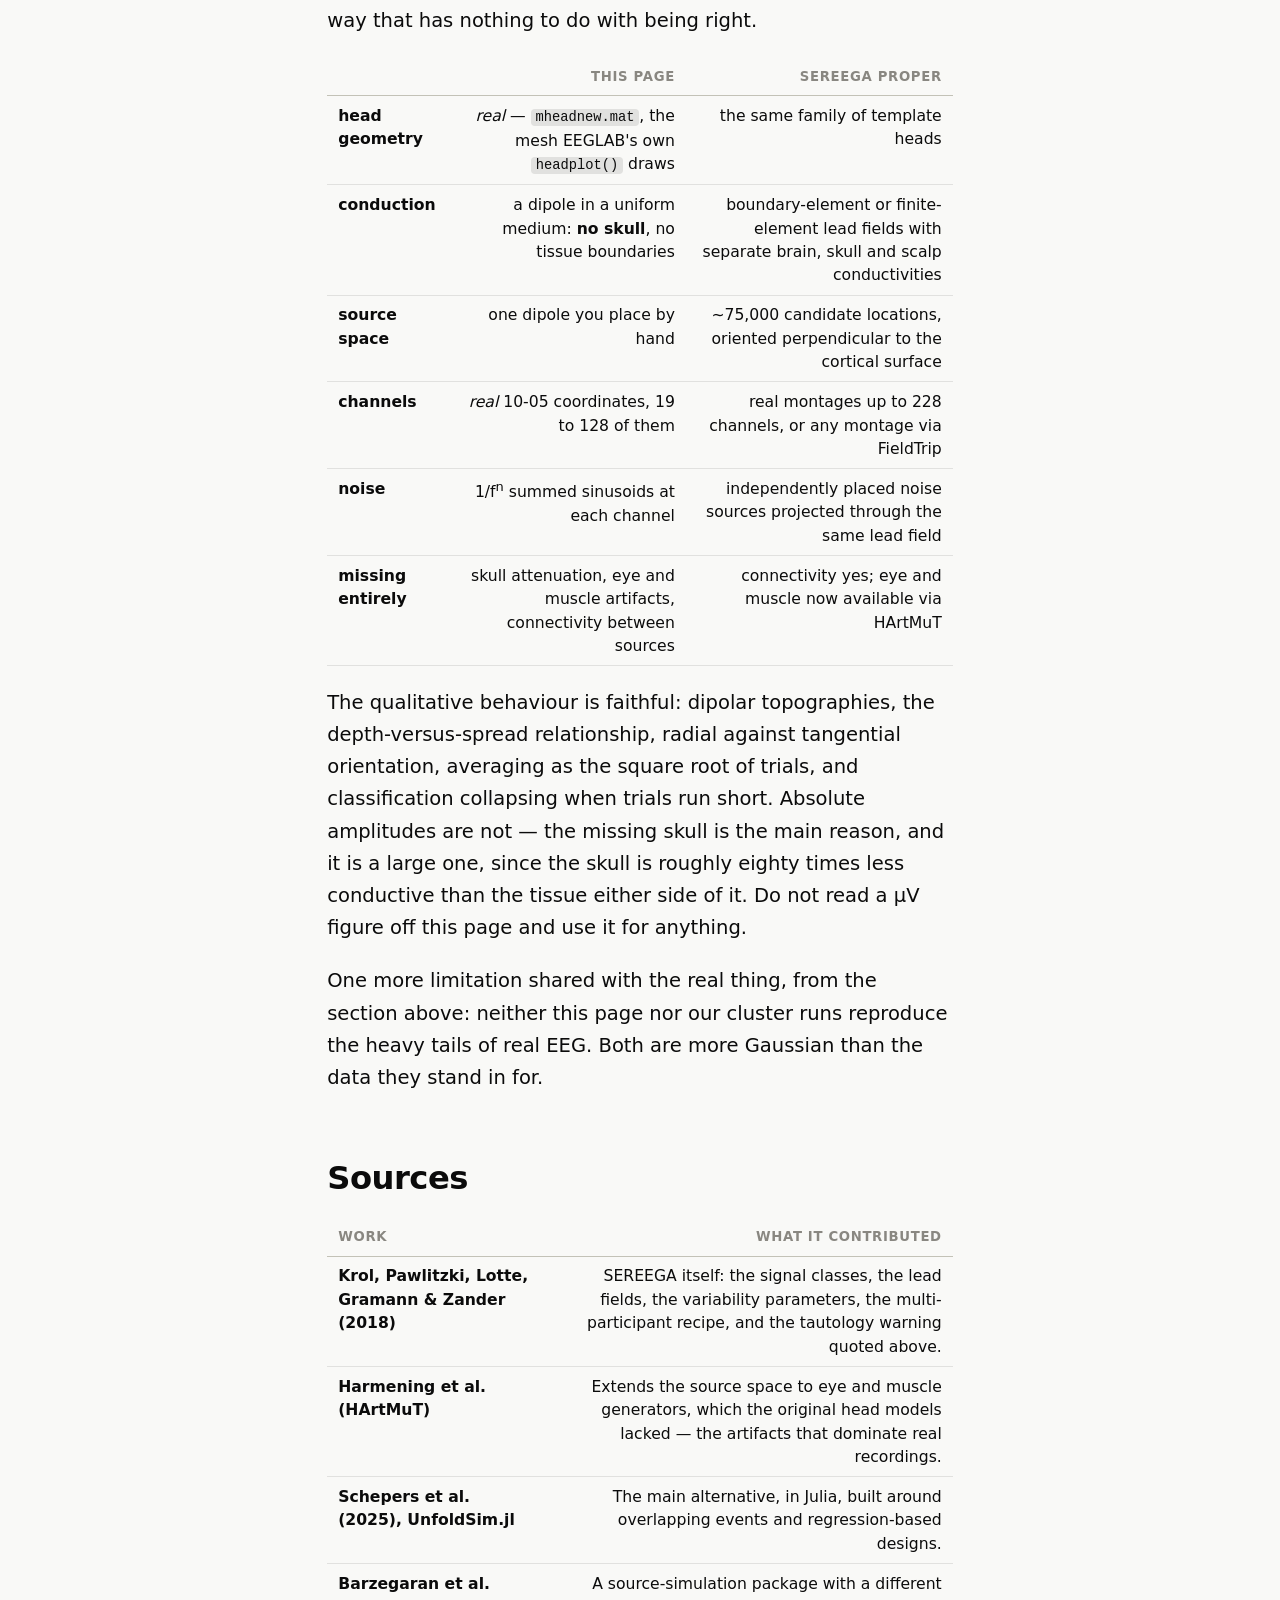
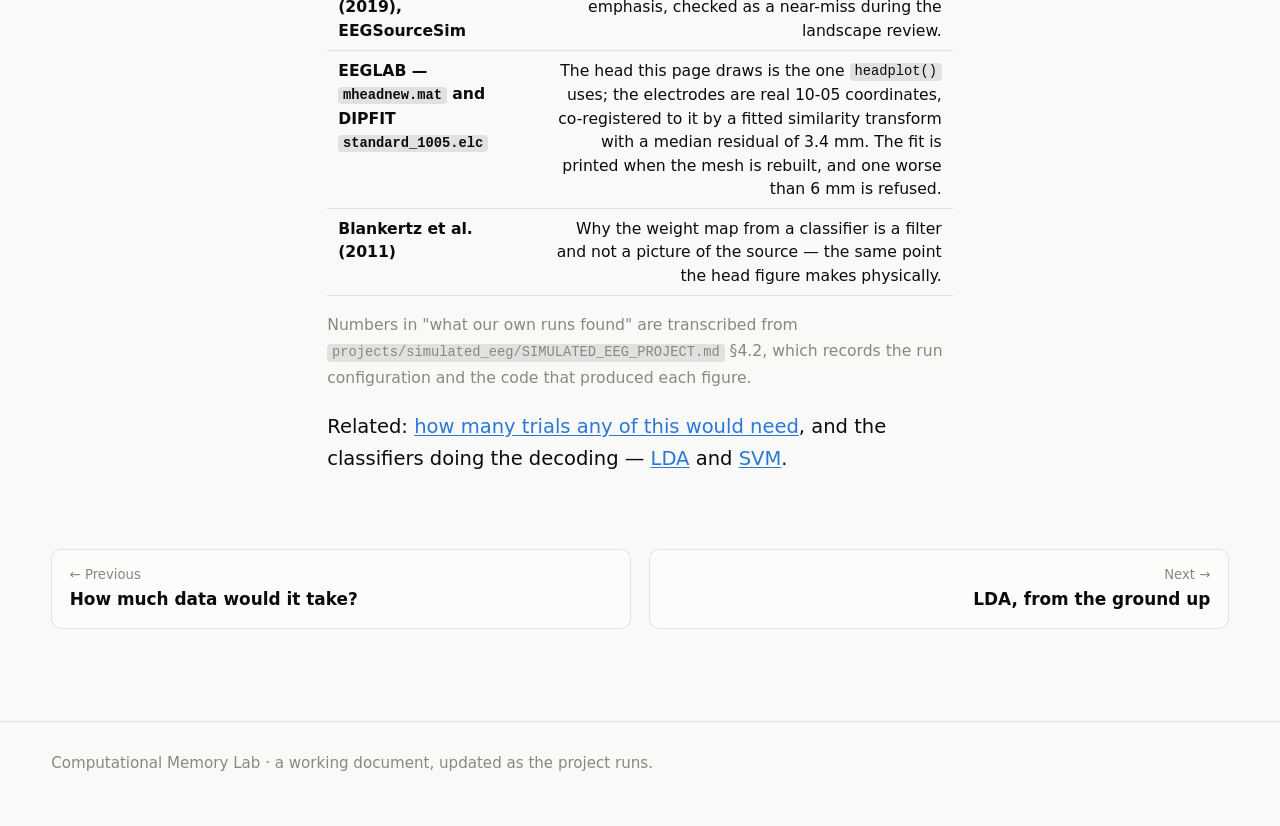
<file: sereega.html>
<!doctype html>
<html lang="en">
<head>
<meta charset="utf-8">
<meta name="viewport" content="width=device-width, initial-scale=1">
<title>SEREEGA: simulating EEG you know the answer to | CML primer</title>
<meta name="description" content="An interactive walkthrough of simulated event-related EEG: a rotatable 3D head with a draggable dipole, signal classes, trial-to-trial variability, and a live decode — plus what our own simulation runs found.">
<link rel="stylesheet" href="assets/site.css">
</head>
<body>

<header class="topbar">
  <a class="topbar__home" href="index.html">Memory Classifiers <span>· CML primer</span></a>
  <div class="topbar__spacer"></div>
  <nav class="topbar__nav" aria-label="Chapters"></nav>
  <button class="theme-toggle" type="button">☾</button>
</header>

<main class="wrap">
  <section style="padding: 2.5rem 0 0;">
    <div class="prose">
      <p class="eyebrow">Project · interactive tool</p>
      <h1>Simulating EEG you already know the answer to</h1>
      <p class="lede">
        Every number elsewhere on this site is an estimate of something we cannot
        observe. Simulation inverts that: you decide what the brain is doing, generate
        the recording it would produce, and then check whether your analysis can find
        what you put there. If it cannot, the problem is the analysis.
      </p>
      <div class="callout">
        <p>
          <strong>This page is a working model, not the toolbox.</strong> Everything
          here runs live in your browser and reimplements the <em>shape</em> of what
          SEREEGA does. The head and the electrode positions are real — taken from
          EEGLAB's own standard head model — but the conduction physics is simplified,
          and it is not SEREEGA. The section
          <a href="#limits">what this demo is not</a> is specific about the difference,
          and it matters.
        </p>
      </div>
    </div>
  </section>

  <!-- ===================== THE FORWARD PROBLEM =========================== -->
  <section class="chapter">
    <div class="prose">
      <h2>The one equation everything hangs off</h2>
      <p>
        Simulating EEG means answering: if some patch of cortex does something, what
        appears at an electrode taped to the scalp? That is the
        <strong>forward problem</strong>, and it has a compact form:
      </p>
      <div class="formula">
        <em>x</em> &nbsp;=&nbsp; <strong>A</strong><em>s</em> &nbsp;+&nbsp; <em>ε</em>
        <span class="lbl">what the electrodes record = (how sources reach the scalp) × (what the sources do) + noise</span>
      </div>
      <p>Three pieces, and you supply all three:</p>
      <div class="table-scroll">
        <table class="data data--prose">
          <thead><tr><th>piece</th><th>what it is</th><th>who decides it</th></tr></thead>
          <tbody>
            <tr>
              <td><em>s</em> — source activity</td>
              <td>What each simulated generator does over time: an ERP peak, an oscillation, background noise.</td>
              <td>You. This is the ground truth.</td>
            </tr>
            <tr>
              <td><strong>A</strong> — the lead field</td>
              <td>A table saying how strongly each source reaches each electrode. Physics: skull thickness, tissue conductivity, geometry.</td>
              <td>A head model. SEREEGA ships several.</td>
            </tr>
            <tr>
              <td><em>ε</em> — noise</td>
              <td>Everything not modelled as a source.</td>
              <td>You, by choosing its colour and size.</td>
            </tr>
          </tbody>
        </table>
      </div>
      <p>
        The reason this is worth doing: <strong>you know <em>s</em></strong>. When a
        classifier reaches 0.53 on real data you cannot tell whether the effect is
        weak, the pipeline is lossy, or there are too few trials. Here you set the
        effect yourself, so every gap between what you planted and what came out is
        attributable.
      </p>
    </div>
  </section>

  <!-- ===================== 3D HEAD ======================================= -->
  <section class="chapter">
    <div class="prose">
      <h2>The head model: one source, and what the scalp sees</h2>
      <p>
        Start with a single generator — a <strong>current dipole</strong>, the standard
        model of a small patch of cortex firing together. It has a position and a
        direction, and both matter enormously.
      </p>
      <p>
        Drag the head to rotate it. Move the dipole with the sliders and watch the
        scalp pattern. Three things are worth deliberately trying:
      </p>
      <ul>
        <li>
          <strong>Point it straight out (elevation 90°) versus sideways (0°).</strong>
          A dipole pointing at the scalp gives one compact blob. A dipole lying
          tangential gives a <em>pair</em> of opposite-signed regions with nothing in
          the middle — so the strongest signal appears where the source is not.
        </li>
        <li>
          <strong>Push it deep.</strong> The pattern gets weaker and much broader. Deep
          sources are hard to see and harder to localise.
        </li>
        <li>
          <strong>Drop from 128 electrodes to 19.</strong> Watch the sampling get coarse
          enough to miss structure that is plainly there in the surface.
        </li>
      </ul>
    </div>

    <div class="figure figure--wide">
      <div class="figure__title">One dipole, and the potential it puts on the scalp</div>
      <div class="figure__sub">
        Blue is negative, orange positive. Rings are electrodes, filled with the value
        they would record. Drag the head to rotate.
      </div>
      <div class="controls">
        <label class="field">
          Left – right
          <input type="range" id="hd-x" min="-60" max="60" value="0">
          <output id="hd-x-out"></output>
        </label>
        <label class="field">
          Back – front
          <input type="range" id="hd-y" min="-60" max="60" value="-35">
          <output id="hd-y-out"></output>
        </label>
        <label class="field">
          Down – up
          <input type="range" id="hd-z" min="-40" max="60" value="30">
          <output id="hd-z-out"></output>
        </label>
        <label class="field">
          Direction: elevation
          <input type="range" id="hd-el" min="-90" max="90" value="90">
          <output id="hd-el-out"></output>
        </label>
        <label class="field">
          Direction: azimuth
          <input type="range" id="hd-az" min="-180" max="180" value="0">
          <output id="hd-az-out"></output>
        </label>
        <label class="field">
          Electrodes
          <select id="hd-ch">
            <option value="19">19 (10–20)</option>
            <option value="32">32</option>
            <option value="64">64</option>
            <option value="128">128</option>
          </select>
        </label>
      </div>
      <div id="hd-plot" class="plot--head"></div>
      <div class="stats" id="hd-out"></div>
      <div class="figure__note">
        <strong>The geometry is real; the physics is still an approximation.</strong>
        The surface is <code>mheadnew.mat</code>, the head EEGLAB's own
        <code>headplot()</code> draws, and the electrodes are actual 10-05 coordinates
        co-registered onto it, so Cz really is at the vertex and the montage really is a
        montage. What is <em>not</em> real is the conduction: this computes
        a dipole in a uniform medium, with no poorly-conducting skull between source and
        sensor. A real lead field would spread and attenuate everything further. Shapes
        and relationships are right; absolute numbers are not.
      </div>
    </div>

    <div class="prose">
      <div class="keypoint">
        <p>
          <strong>This is why a scalp map is not a picture of the brain.</strong> A
          single source can produce two opposite-signed patches, neither centred on it.
          Two sources produce a sum that may resemble neither. Going from scalp back to
          sources is the <em>inverse</em> problem, and it has no unique solution — which
          is exactly why simulation is useful, since it is the one setting where you
          know the answer.
        </p>
      </div>
    </div>
  </section>

  <!-- ===================== SIGNAL CLASSES ================================ -->
  <section class="chapter">
    <div class="prose">
      <h2>What the source does: signal classes</h2>
      <p>
        Position and orientation fix <em>where</em> the signal lands. Now for
        <em>what</em> it is. SEREEGA offers a small set of building blocks:
      </p>
      <div class="table-scroll">
        <table class="data data--prose">
          <thead><tr><th>class</th><th>what it produces</th><th>parameters</th></tr></thead>
          <tbody>
            <tr><td><strong>ERP</strong></td><td>Smooth bumps time-locked to the event — the classic components.</td><td>latency, width, amplitude, per peak</td></tr>
            <tr><td><strong>ERSP</strong></td><td>An oscillation, optionally bursting or amplitude-modulated.</td><td>frequency or band, modulation</td></tr>
            <tr><td><strong>Noise</strong></td><td>Coloured background: white, pink, or brown.</td><td>colour exponent, amplitude</td></tr>
            <tr><td><strong>Autoregressive</strong></td><td>Signals that depend on their own past, and on each other — connectivity.</td><td>coefficients, directions</td></tr>
            <tr><td><strong>Data</strong></td><td>Any time series you hand it, including real EEG epochs.</td><td>the data</td></tr>
          </tbody>
        </table>
      </div>

      <h3>The part that makes it realistic: nothing repeats exactly</h3>
      <p>
        If every trial were identical, averaging would be pointless and classification
        trivial. Real trials vary, and SEREEGA makes variability a first-class
        parameter. Every value can carry:
      </p>
      <ul>
        <li>a <strong>deviation</strong> — random spread from trial to trial;</li>
        <li>a <strong>slope</strong> — systematic drift across the session, i.e. fatigue;</li>
        <li>a <strong>probability of appearance</strong> — the component sometimes simply does not happen.</li>
      </ul>
      <p>
        The figure below has the first two of those. Set the noise high and the trials
        low, and the average is unreliable. Raise the trial count and it firms up — as
        the square root, which is the whole reason ERP research averages.
      </p>
    </div>

    <div class="figure figure--wide">
      <div class="figure__title">Single trials, and the average that emerges</div>
      <div class="figure__sub">
        Dashed blue is the truth you planted. Orange is the average of the noisy
        trials. Grey is the individual trials a classifier actually sees.
      </div>
      <div class="controls">
        <div class="segmented" id="sg-show" role="group" aria-label="What to show">
          <button class="btn btn--primary" data-show="trials">show single trials</button>
          <button class="btn" data-show="clean">truth vs average only</button>
        </div>
        <label class="field">
          Late-component amplitude (µV)
          <input type="range" id="sg-amp" min="0" max="200" value="80">
          <output id="sg-amp-out"></output>
        </label>
        <label class="field">
          Its latency (ms)
          <input type="range" id="sg-lat" min="250" max="700" value="400">
          <output id="sg-lat-out"></output>
        </label>
        <label class="field">
          Noise amplitude (µV)
          <input type="range" id="sg-noise" min="0" max="400" value="120">
          <output id="sg-noise-out"></output>
        </label>
        <label class="field">
          Noise colour
          <select id="sg-colour">
            <option value="0">white (flat)</option>
            <option value="1" selected>pink (1/f)</option>
            <option value="2">brown (1/f²)</option>
          </select>
        </label>
        <label class="field">
          Trials
          <input type="range" id="sg-n" min="2" max="200" value="40">
          <output id="sg-n-out"></output>
        </label>
        <label class="field">
          Amplitude deviation
          <input type="range" id="sg-dev" min="0" max="100" value="35">
          <output id="sg-dev-out"></output>
        </label>
        <label class="field">
          Latency jitter (ms)
          <input type="range" id="sg-jit" min="0" max="120" value="25">
          <output id="sg-jit-out"></output>
        </label>
      </div>
      <div id="sg-plot"></div>
      <div class="stats" id="sg-out"></div>
      <div class="figure__note">
        Watch the third statistic. Averaging improves signal-to-noise by the square
        root of the trial count — 100 trials buys a factor of 10, and 400 buys 20. That
        diminishing return is the same square-root wall that
        <a href="simulation.html">the trial-count page</a> runs into from the
        classification side.
      </div>
    </div>
  </section>

  <!-- ===================== DECODE ======================================== -->
  <section class="chapter">
    <div class="prose">
      <h2>Now decode it</h2>
      <p>
        Put the two halves together. Two conditions differ in one thing only — the
        amplitude of the late component — and everything else is shared noise. The
        source is projected through the head model to every electrode, each channel is
        reduced to windowed means exactly as our real pipeline does, and a classifier
        is trained and tested on the result.
      </p>
      <p>
        The classifier here is diagonal-covariance LDA, which is what
        <a href="lda.html">&Gamma; = 1</a> reduces to — the setting our own study-phase
        pipeline runs. It is fitted on half the trials and scored on the other half.
        <strong>Nothing is precomputed; this really is classifying the simulated
        data.</strong>
      </p>
      <p>Two things to try, because they are the whole argument of this project:</p>
      <ol>
        <li>
          <strong>Raise the electrode count with everything else fixed.</strong> More
          electrodes means more signal — and also more features to estimate. Watch which
          wins.
        </li>
        <li>
          <strong>Set the effect small and the trials low.</strong> The AUC collapses
          toward 0.5 even though the effect is definitely there, because you put it
          there. That is the entire study-phase problem in one control.
        </li>
      </ol>
    </div>

    <div class="figure figure--wide">
      <div class="figure__title">AUC against trials, on data generated in this page</div>
      <div class="figure__sub">
        Each point trains and tests a classifier on that many simulated trials.
      </div>
      <div class="controls">
        <label class="field">
          Effect size (µV difference)
          <input type="range" id="dc-eff" min="0" max="60" value="15">
          <output id="dc-eff-out"></output>
        </label>
        <label class="field">
          Trials
          <input type="range" id="dc-n" min="40" max="1280" step="40" value="200">
          <output id="dc-n-out"></output>
        </label>
        <label class="field">
          Electrodes
          <select id="dc-ch">
            <option value="19" selected>19</option>
            <option value="32">32</option>
            <option value="64">64</option>
          </select>
        </label>
        <label class="field">
          Time bins per channel
          <input type="range" id="dc-bins" min="2" max="24" value="12">
          <output id="dc-bins-out"></output>
        </label>
        <label class="field">
          Noise amplitude (µV)
          <input type="range" id="dc-noise" min="10" max="400" value="120">
          <output id="dc-noise-out"></output>
        </label>
      </div>
      <div id="dc-plot"></div>
      <div class="stats" id="dc-out"></div>
      <div class="figure__note">
        Orange points are the fixed ladder of trial counts; the blue marker is wherever
        your <em>trials</em> slider sits. Every point is fitted on exactly that many
        trials — no reuse.
        <br><br>
        <strong>Set the effect to zero</strong> and the curve should sit around 0.5,
        scattering more at low trial counts because the held-out half is small. Measured
        over 20 seeds this build averages <strong>0.4946</strong>
        (<em>t</em> = −0.63 against chance), and the check is pinned by a test that
        runs on every change. If a simulation cannot produce chance from no effect,
        nothing else it says is worth anything — an earlier version of this page sat at
        0.519 because the class label was tied to the random-number stream, which is
        exactly the sort of thing the null check exists to catch.
      </div>
    </div>
  </section>

  <!-- ===================== THE TAUTOLOGY WARNING ========================= -->
  <section class="chapter">
    <div class="prose">
      <h2>The trap the authors warn about themselves</h2>
      <p>
        SEREEGA's own paper contains a caveat that anyone using it for classification
        has to design around, and it says:
      </p>
      <blockquote class="callout callout--warn">
        <p>
          "when SEREEGA is used to model a linear effect, and a linear method is
          subsequently used to again identify this effect, the obtained results could be
          essentially tautological."
        </p>
        <p class="small muted">Krol et al. (2018), Discussion.</p>
      </blockquote>
      <p>
        Which is precisely our situation. We plant an amplitude difference — a linear
        effect — and decode it with LDA and linear SVM, which are linear methods. That
        the classifier finds it is not evidence about the brain. It is evidence that
        arithmetic works.
      </p>
      <div class="keypoint">
        <p>
          <strong>So what is a simulation like this legitimately for?</strong> Not for
          showing an effect is decodable — that was assumed. It is for measuring
          <em>how much of a known effect survives a given pipeline</em>: how AUC falls
          with fewer trials, how much a montage costs, how much a preprocessing choice
          throws away. The ground truth is a ruler, not a result.
        </p>
      </div>
      <p>
        It also sets a standard our project holds itself to: any claim that the pipeline
        is adequate has to be tested against an effect that is <em>not</em> a linear
        amplitude difference, since that is the one case a linear classifier is
        guaranteed to handle.
      </p>
    </div>
  </section>

  <!-- ===================== OUR RUNS ====================================== -->
  <section class="chapter">
    <div class="prose">
      <h2>What our own runs found</h2>
      <p>
        Everything above is a toy. The real runs used SEREEGA proper on the cluster —
        a parietal dipole carrying a late-positive component, 64 brown-noise background
        sources, a lead field built for our actual 257-channel geodesic net, and
        SEREEGA's own multi-participant recipe (each participant's source moved within
        20 mm and its orientation perturbed ±25%). Four results.
      </p>

      <h3>The montage is costing us, and our ten are still well chosen</h3>
      <p>At a 4 µV effect and 900 trials, with LDA:</p>
      <div class="table-scroll">
        <table class="data data--prose">
          <thead><tr><th>electrode set</th><th>AUC</th></tr></thead>
          <tbody>
            <tr><td><strong>the repo's ten</strong></td><td><strong>0.823 ± 0.016</strong></td></tr>
            <tr><td>random ten (three draws)</td><td>0.745 / 0.681 / 0.688</td></tr>
            <tr><td>spread of 20</td><td>0.810 ± 0.015</td></tr>
            <tr><td>spread of 32</td><td>0.828 ± 0.013</td></tr>
            <tr><td>spread of 64</td><td>0.895 ± 0.015</td></tr>
            <tr><td>all 339</td><td><strong>0.959 ± 0.010</strong></td></tr>
          </tbody>
        </table>
      </div>
      <p>
        Two findings in one table. The repo's ten beat every random ten by 0.08–0.14, so
        that choice is genuinely good rather than arbitrary. But 64 electrodes buys
        +0.07 over them and the full set buys +0.14 — <strong>so ten is leaving real
        AUC on the table</strong>, and more electrodes wins even though the feature
        count grows from 120 to 4,068. Signal beats estimation burden here, which is not
        what the trial-count argument alone would predict.
      </p>
      <div class="callout callout--warn">
        <p>
          <strong>One caveat, and it is a large one.</strong> Linear SVM does not follow
          LDA up that axis — it flatlines near 0.56 while LDA climbs to 0.96. Any
          conclusion about montage from this table is a conclusion about LDA
          specifically.
        </p>
      </div>

      <h3>A physically generated effect lands in the high-variance directions</h3>
      <p>
        In the abstract simulations we <em>chose</em> where the effect sat among the
        features. Here physics chose: a parietal dipole projects to whatever scalp
        topography it projects to. The result was that
        <strong>51–70% of the effect's energy landed in the top 10% of covariance
        directions</strong>, against the 0.10 a random orientation gives — a five- to
        sevenfold enrichment.
      </p>
      <p>
        That matters because the abstract work had shown a top-aligned effect recovers
        91% of its ceiling at 1,800 trials while a randomly oriented one recovers 55%.
        A real effect is not perfectly aligned — it still needs about 35 directions to
        carry 90% of its energy — but it is much closer to the good end than the
        random end.
      </p>

      <h3>The simulator does not reproduce real non-Gaussianity</h3>
      <div class="table-scroll">
        <table class="data data--prose">
          <thead><tr><th></th><th>mean |skewness|</th><th>mean kurtosis</th><th>effective dimension</th></tr></thead>
          <tbody>
            <tr><td>Gaussian reference</td><td>0</td><td>3</td><td>—</td></tr>
            <tr><td><strong>simulated features</strong></td><td>0.09 ± 0.03</td><td>2.92 ± 0.04</td><td>12.0 ± 0.5</td></tr>
            <tr><td><strong>real features (N = 48)</strong></td><td>1.74 ± 1.56</td><td><strong>23.0 ± 21.9</strong></td><td>9.5 ± 3.6</td></tr>
          </tbody>
        </table>
      </div>
      <p>
        Real study-phase features are wildly heavy-tailed — kurtosis 23 against the
        Gaussian 3, with individual participants past 100. The forward model produces
        features that are almost exactly Gaussian, and the reason is unavoidable: sum 64
        brown-noise sources through a lead field and the central limit theorem gives you
        a Gaussian.
      </p>
      <p>
        <strong>Second-order structure reproduces well; higher-order structure does
        not.</strong> Effective dimension matches closely (12.0 against 9.5), so the
        covariance the classifier exploits is realistic. What is missing is the tails —
        the artifacts, bursts and blinks that survive preprocessing. LDA and linear SVM
        use only the first two moments, so the direct effect should be modest, but heavy
        tails inflate covariance estimates through outliers. This is a standing caveat
        on every simulated AUC we report.
      </p>

      <h3>Two traps, recorded so nobody rediscovers them</h3>
      <ul>
        <li>
          <strong>EEGLAB ships a partial copy of FieldTrip</strong> that shadows the real
          one and breaks lead-field reading. The paths have to be stripped after loading
          EEGLAB and before initialising FieldTrip properly.
        </li>
        <li>
          <strong>A FieldTrip lead field carries no default dipole orientations.</strong>
          Our first run produced pure noise, silently, because every source had a zero
          moment. It ran to completion and returned plausible-looking chance results. If
          a simulation returns exactly chance, suspect the generator before the
          classifier.
        </li>
      </ul>
    </div>
  </section>

  <!-- ===================== LIMITS ======================================== -->
  <section class="chapter" id="limits">
    <div class="prose">
      <h2>What this demo is not</h2>
      <p>
        Stated plainly, because an interactive page is persuasive in a way that has
        nothing to do with being right.
      </p>
      <div class="table-scroll">
        <table class="data data--prose">
          <thead><tr><th></th><th>this page</th><th>SEREEGA proper</th></tr></thead>
          <tbody>
            <tr>
              <td><strong>head geometry</strong></td>
              <td><em>real</em> — <code>mheadnew.mat</code>, the mesh EEGLAB's own <code>headplot()</code> draws</td>
              <td>the same family of template heads</td>
            </tr>
            <tr>
              <td><strong>conduction</strong></td>
              <td>a dipole in a uniform medium: <strong>no skull</strong>, no tissue boundaries</td>
              <td>boundary-element or finite-element lead fields with separate brain, skull and scalp conductivities</td>
            </tr>
            <tr>
              <td><strong>source space</strong></td>
              <td>one dipole you place by hand</td>
              <td>~75,000 candidate locations, oriented perpendicular to the cortical surface</td>
            </tr>
            <tr>
              <td><strong>channels</strong></td>
              <td><em>real</em> 10-05 coordinates, 19 to 128 of them</td>
              <td>real montages up to 228 channels, or any montage via FieldTrip</td>
            </tr>
            <tr>
              <td><strong>noise</strong></td>
              <td>1/f<sup>n</sup> summed sinusoids at each channel</td>
              <td>independently placed noise sources projected through the same lead field</td>
            </tr>
            <tr>
              <td><strong>missing entirely</strong></td>
              <td>skull attenuation, eye and muscle artifacts, connectivity between sources</td>
              <td>connectivity yes; eye and muscle now available via HArtMuT</td>
            </tr>
          </tbody>
        </table>
      </div>
      <p>
        The qualitative behaviour is faithful: dipolar topographies, the
        depth-versus-spread relationship, radial against tangential orientation,
        averaging as the square root of trials, and classification collapsing when trials
        run short. Absolute amplitudes are not — the missing skull is the main reason, and
        it is a large one, since the skull is roughly eighty times less conductive than
        the tissue either side of it. Do not read a µV figure off this page and use it for
        anything.
      </p>
      <p>
        One more limitation shared with the real thing, from the section above: neither
        this page nor our cluster runs reproduce the heavy tails of real EEG. Both are
        more Gaussian than the data they stand in for.
      </p>
    </div>
  </section>

  <!-- ===================== SOURCES ======================================= -->
  <section class="chapter">
    <div class="prose">
      <h2>Sources</h2>
      <div class="table-scroll">
        <table class="data data--prose">
          <thead><tr><th>work</th><th>what it contributed</th></tr></thead>
          <tbody>
            <tr>
              <td><strong>Krol, Pawlitzki, Lotte, Gramann &amp; Zander (2018)</strong></td>
              <td>SEREEGA itself: the signal classes, the lead fields, the variability parameters, the multi-participant recipe, and the tautology warning quoted above.</td>
            </tr>
            <tr>
              <td><strong>Harmening et al. (HArtMuT)</strong></td>
              <td>Extends the source space to eye and muscle generators, which the original head models lacked — the artifacts that dominate real recordings.</td>
            </tr>
            <tr>
              <td><strong>Schepers et al. (2025), UnfoldSim.jl</strong></td>
              <td>The main alternative, in Julia, built around overlapping events and regression-based designs.</td>
            </tr>
            <tr>
              <td><strong>Barzegaran et al. (2019), EEGSourceSim</strong></td>
              <td>A source-simulation package with a different emphasis, checked as a near-miss during the landscape review.</td>
            </tr>
            <tr>
              <td><strong>EEGLAB — <code>mheadnew.mat</code> and DIPFIT <code>standard_1005.elc</code></strong></td>
              <td>The head this page draws is the one <code>headplot()</code> uses; the electrodes are real 10-05 coordinates, co-registered to it by a fitted similarity transform with a median residual of 3.4 mm. The fit is printed when the mesh is rebuilt, and one worse than 6 mm is refused.</td>
            </tr>
            <tr>
              <td><strong>Blankertz et al. (2011)</strong></td>
              <td>Why the weight map from a classifier is a filter and not a picture of the source — the same point the head figure makes physically.</td>
            </tr>
          </tbody>
        </table>
      </div>
      <p class="small muted">
        Numbers in "what our own runs found" are transcribed from
        <code>projects/simulated_eeg/SIMULATED_EEG_PROJECT.md</code> §4.2, which records
        the run configuration and the code that produced each figure.
      </p>
      <p>
        Related: <a href="simulation.html">how many trials any of this would need</a>,
        and the classifiers doing the decoding —
        <a href="lda.html">LDA</a> and <a href="svm.html">SVM</a>.
      </p>
    </div>
  </section>

  <nav class="pager" aria-label="Page navigation"></nav>
</main>

<footer class="footer">
  <div class="wrap">
    Computational Memory Lab · a working document, updated as the project runs.
  </div>
</footer>

<script type="module">
  import { initChrome } from './assets/site.js';
  import { headView, signalView, decodeView } from './assets/sereega.js';

  initChrome();

  /* ---------- 3D head ---------- */
  const hd = headView(document.getElementById('hd-plot'), document.getElementById('hd-out'));
  const hdIds = ['hd-x', 'hd-y', 'hd-z', 'hd-el', 'hd-az'];
  const syncHd = () => {
    hd.state.dx = +document.getElementById('hd-x').value / 100;
    hd.state.dy = +document.getElementById('hd-y').value / 100;
    hd.state.dz = +document.getElementById('hd-z').value / 100;
    hd.state.elv = +document.getElementById('hd-el').value;
    hd.state.az = +document.getElementById('hd-az').value;
    hd.state.nCh = +document.getElementById('hd-ch').value;
    document.getElementById('hd-x-out').textContent = hd.state.dx.toFixed(2);
    document.getElementById('hd-y-out').textContent = hd.state.dy.toFixed(2);
    document.getElementById('hd-z-out').textContent = hd.state.dz.toFixed(2);
    document.getElementById('hd-el-out').textContent = `${hd.state.elv}°`;
    document.getElementById('hd-az-out').textContent = `${hd.state.az}°`;
    hd.refresh();
  };
  hdIds.forEach((id) => document.getElementById(id).addEventListener('input', syncHd));
  document.getElementById('hd-ch').addEventListener('change', syncHd);
  syncHd();

  /* ---------- signal classes ---------- */
  const sg = signalView(document.getElementById('sg-plot'), document.getElementById('sg-out'));
  const syncSg = () => {
    sg.state.p3 = +document.getElementById('sg-amp').value / 10;
    sg.state.l3 = +document.getElementById('sg-lat').value;
    sg.state.noiseAmp = +document.getElementById('sg-noise').value / 10;
    sg.state.noise = +document.getElementById('sg-colour').value;
    sg.state.nTrials = +document.getElementById('sg-n').value;
    sg.state.dev = +document.getElementById('sg-dev').value / 100;
    sg.state.jitter = +document.getElementById('sg-jit').value;
    document.getElementById('sg-amp-out').textContent = sg.state.p3.toFixed(1);
    document.getElementById('sg-lat-out').textContent = sg.state.l3;
    document.getElementById('sg-noise-out').textContent = sg.state.noiseAmp.toFixed(1);
    document.getElementById('sg-n-out').textContent = sg.state.nTrials;
    document.getElementById('sg-dev-out').textContent = sg.state.dev.toFixed(2);
    document.getElementById('sg-jit-out').textContent = sg.state.jitter;
    sg.refresh();
  };
  ['sg-amp', 'sg-lat', 'sg-noise', 'sg-n', 'sg-dev', 'sg-jit']
    .forEach((id) => document.getElementById(id).addEventListener('input', syncSg));
  document.getElementById('sg-colour').addEventListener('change', syncSg);
  document.querySelectorAll('#sg-show .btn').forEach((b) => {
    b.addEventListener('click', () => {
      sg.state.show = b.dataset.show;
      document.querySelectorAll('#sg-show .btn').forEach((o) => o.classList.toggle('btn--primary', o === b));
      sg.refresh();
    });
  });
  syncSg();

  /* ---------- decode ---------- */
  const dc = decodeView(document.getElementById('dc-plot'), document.getElementById('dc-out'));
  const syncDc = () => {
    dc.state.effect = +document.getElementById('dc-eff').value / 10;
    dc.state.nTrials = +document.getElementById('dc-n').value;
    dc.state.nCh = +document.getElementById('dc-ch').value;
    dc.state.nBins = +document.getElementById('dc-bins').value;
    dc.state.noiseAmp = +document.getElementById('dc-noise').value / 10;
    document.getElementById('dc-eff-out').textContent = dc.state.effect.toFixed(1);
    document.getElementById('dc-n-out').textContent = dc.state.nTrials;
    document.getElementById('dc-bins-out').textContent = dc.state.nBins;
    document.getElementById('dc-noise-out').textContent = dc.state.noiseAmp.toFixed(1);
    dc.refresh();
  };
  ['dc-eff', 'dc-n', 'dc-bins', 'dc-noise']
    .forEach((id) => document.getElementById(id).addEventListener('input', syncDc));
  document.getElementById('dc-ch').addEventListener('change', syncDc);
  syncDc();
</script>

</body>
</html>
</file>
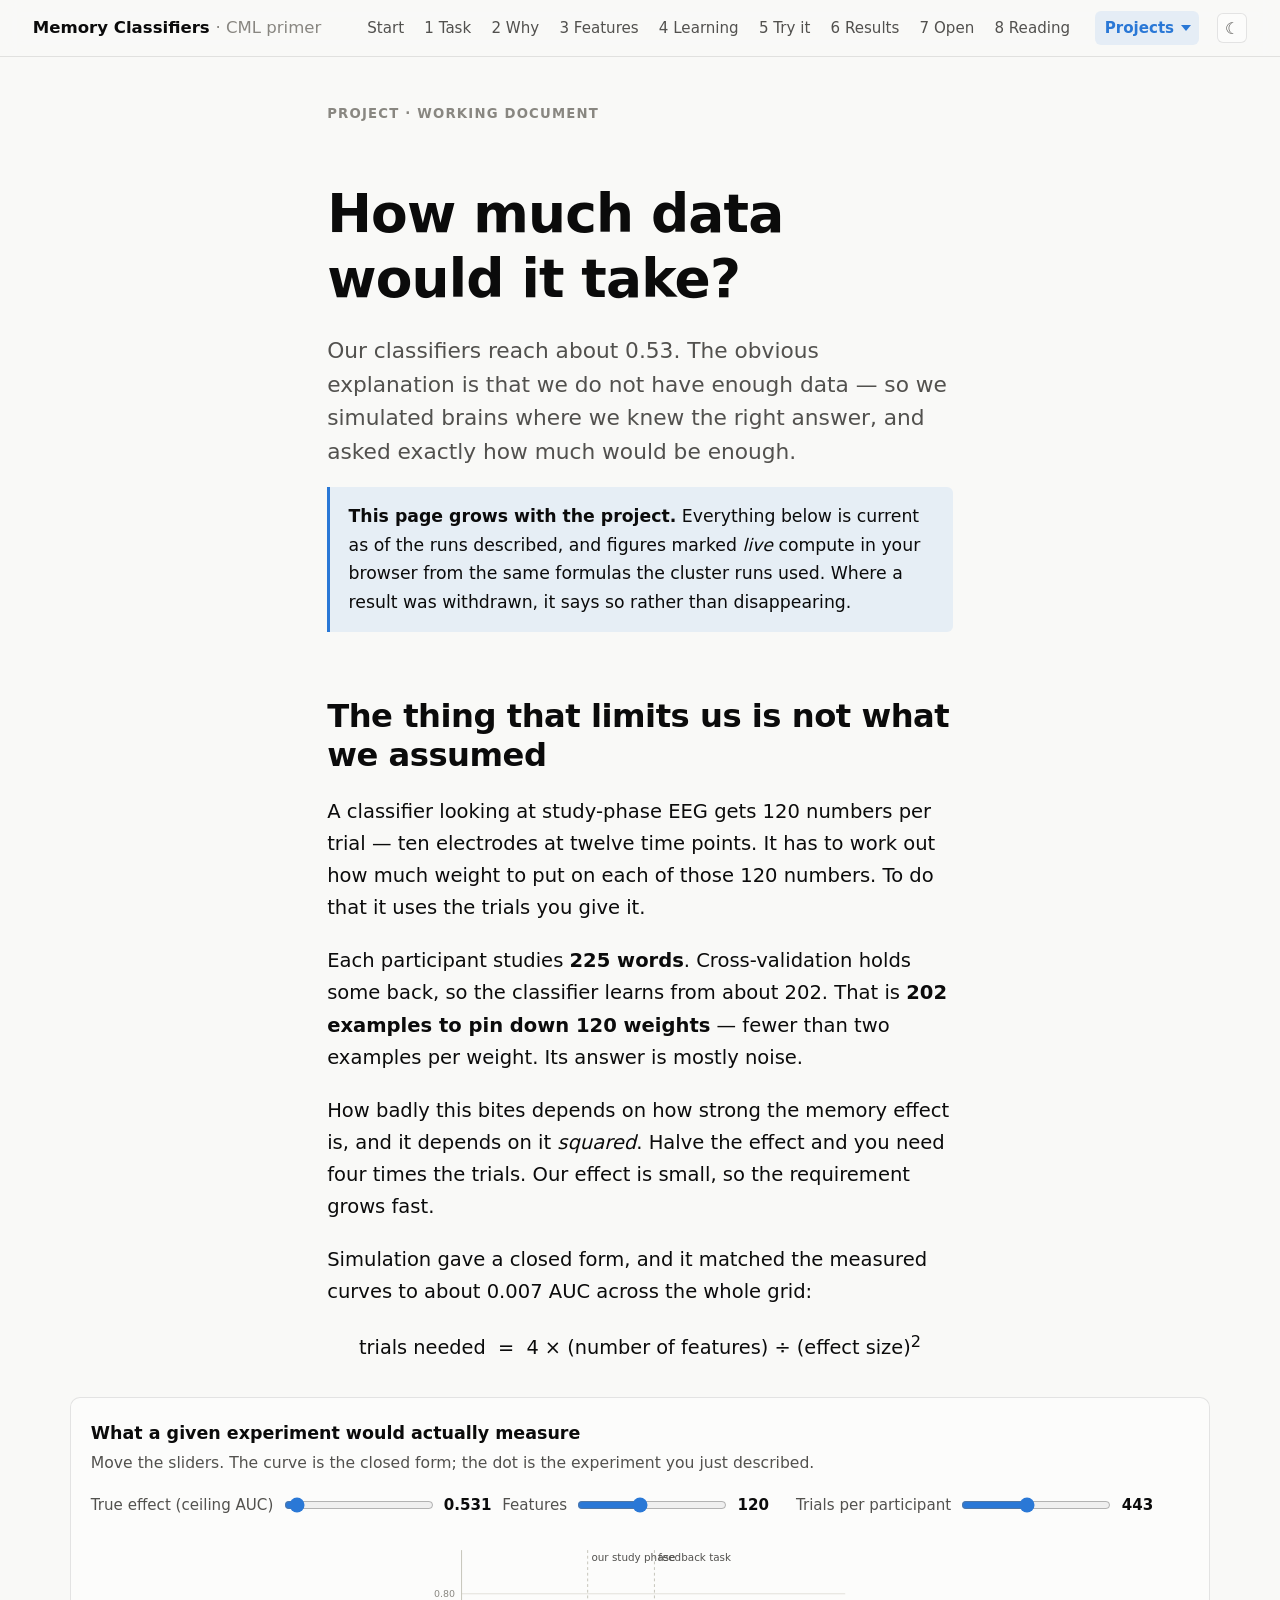
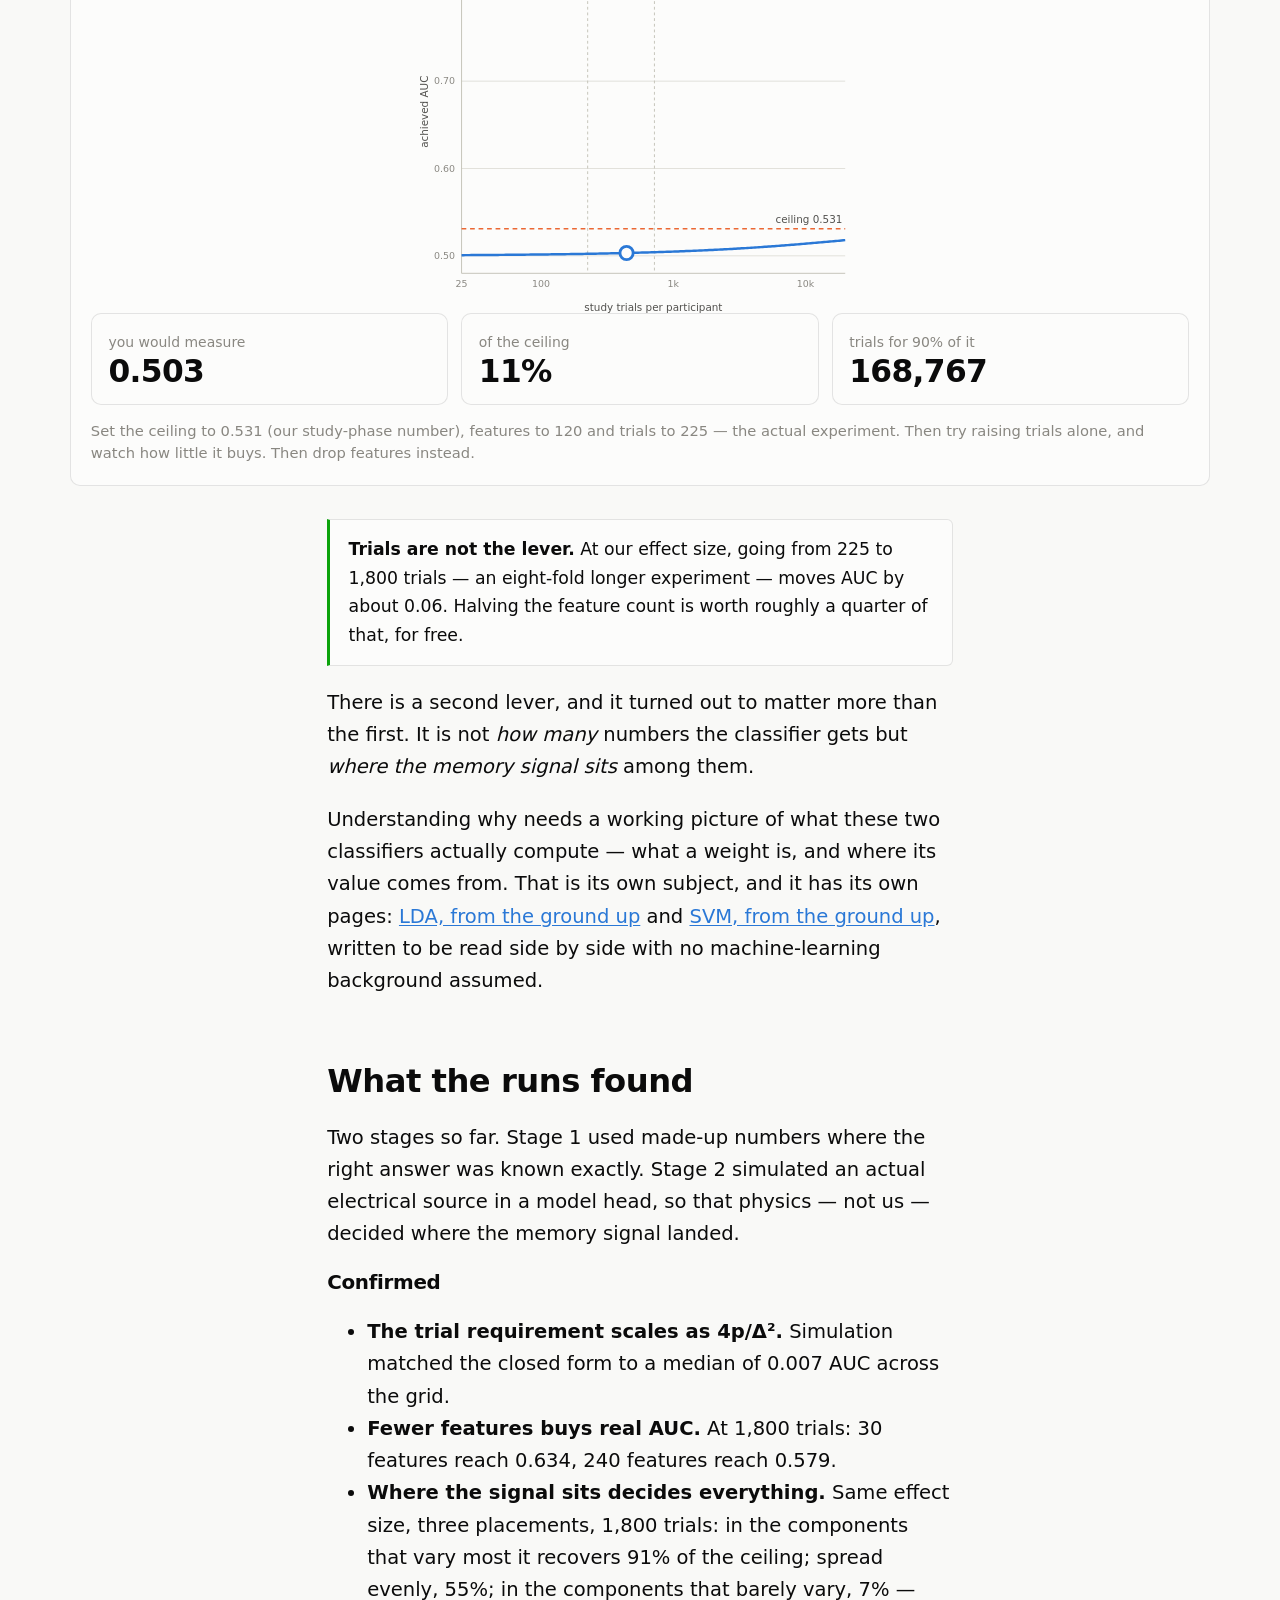
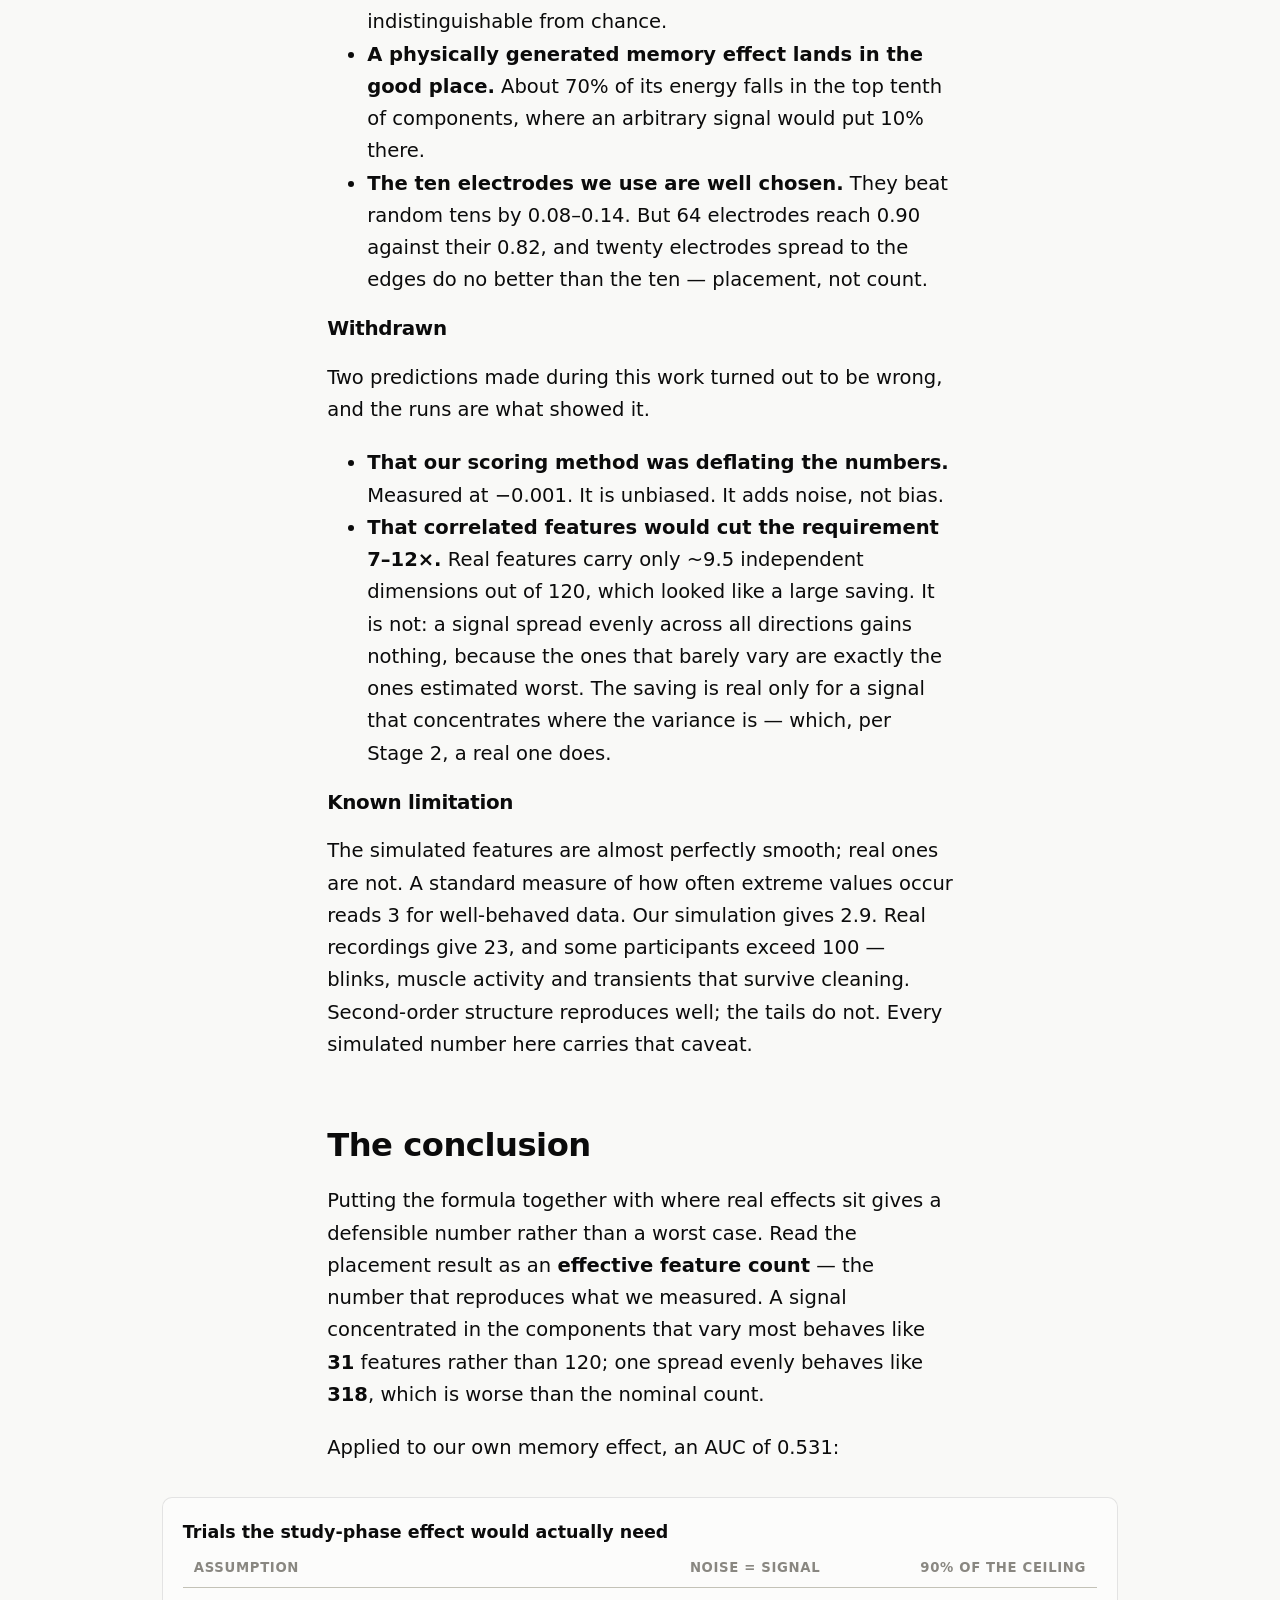
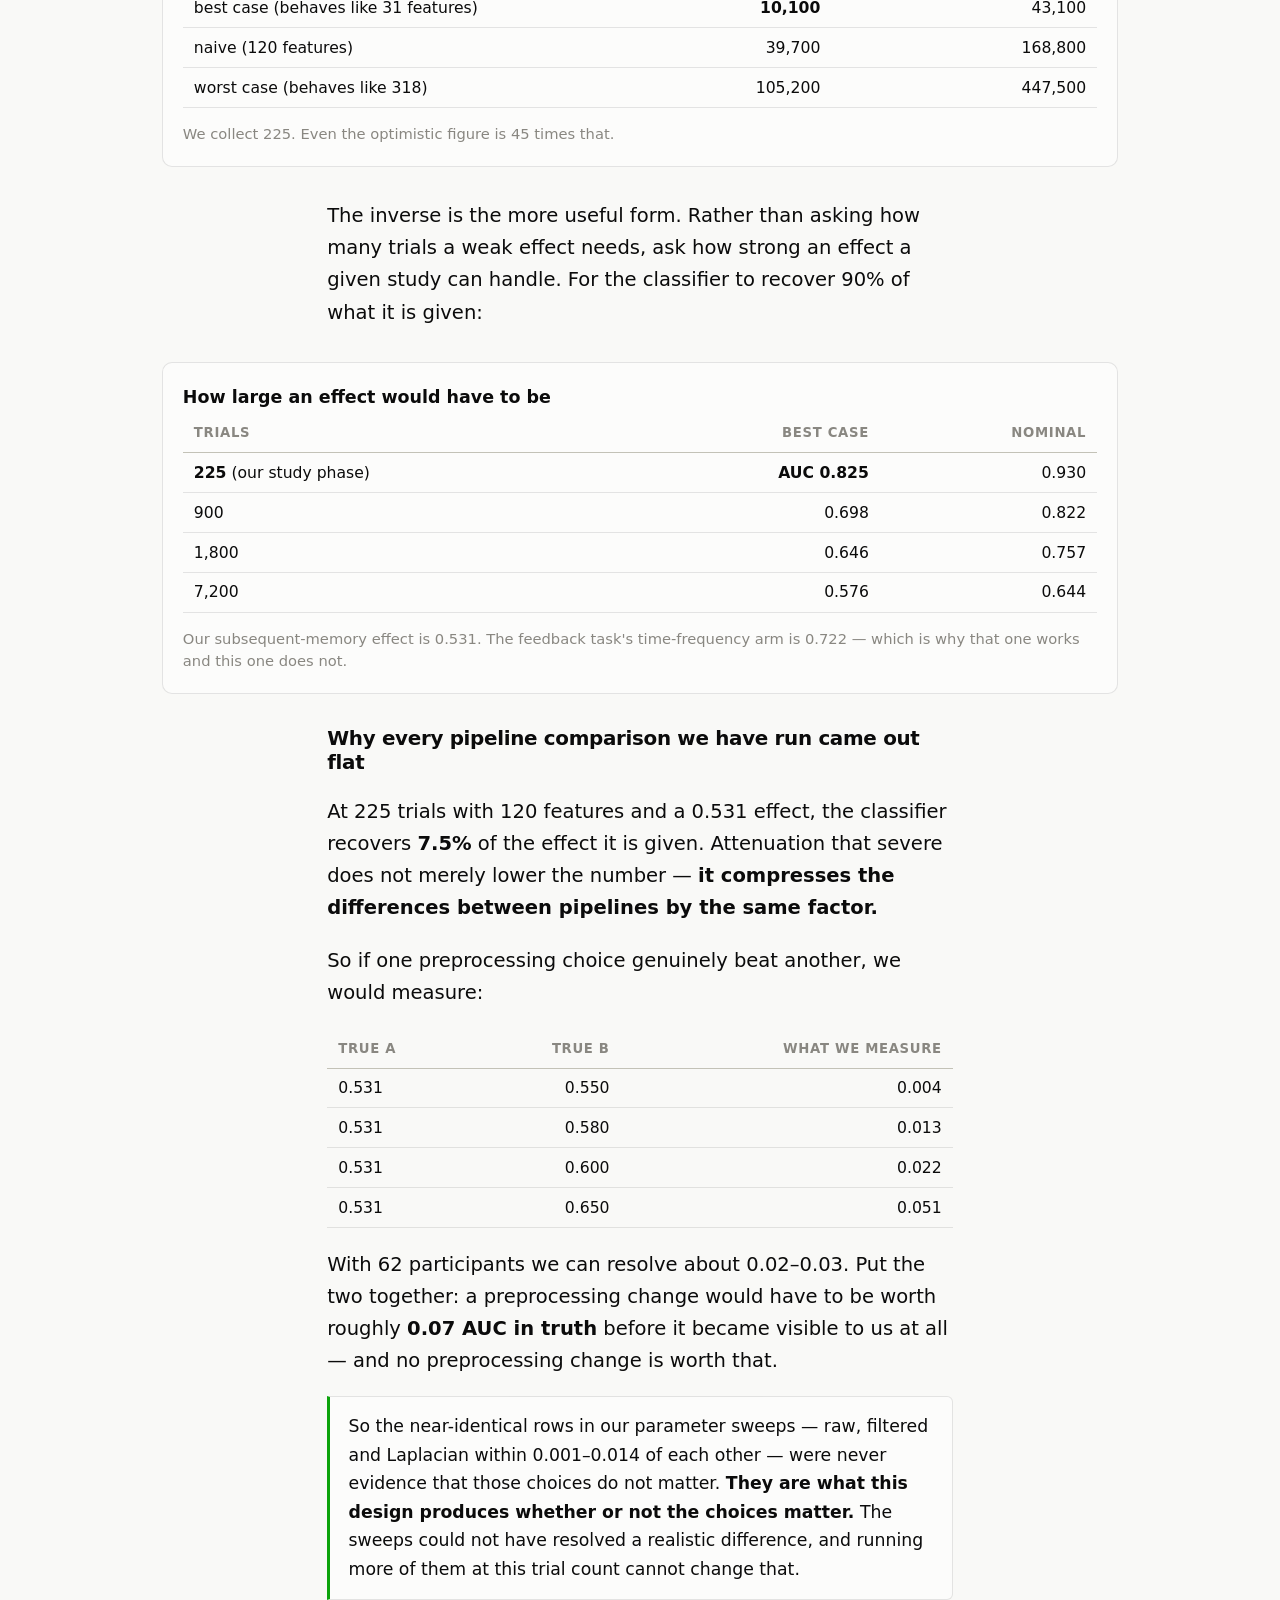
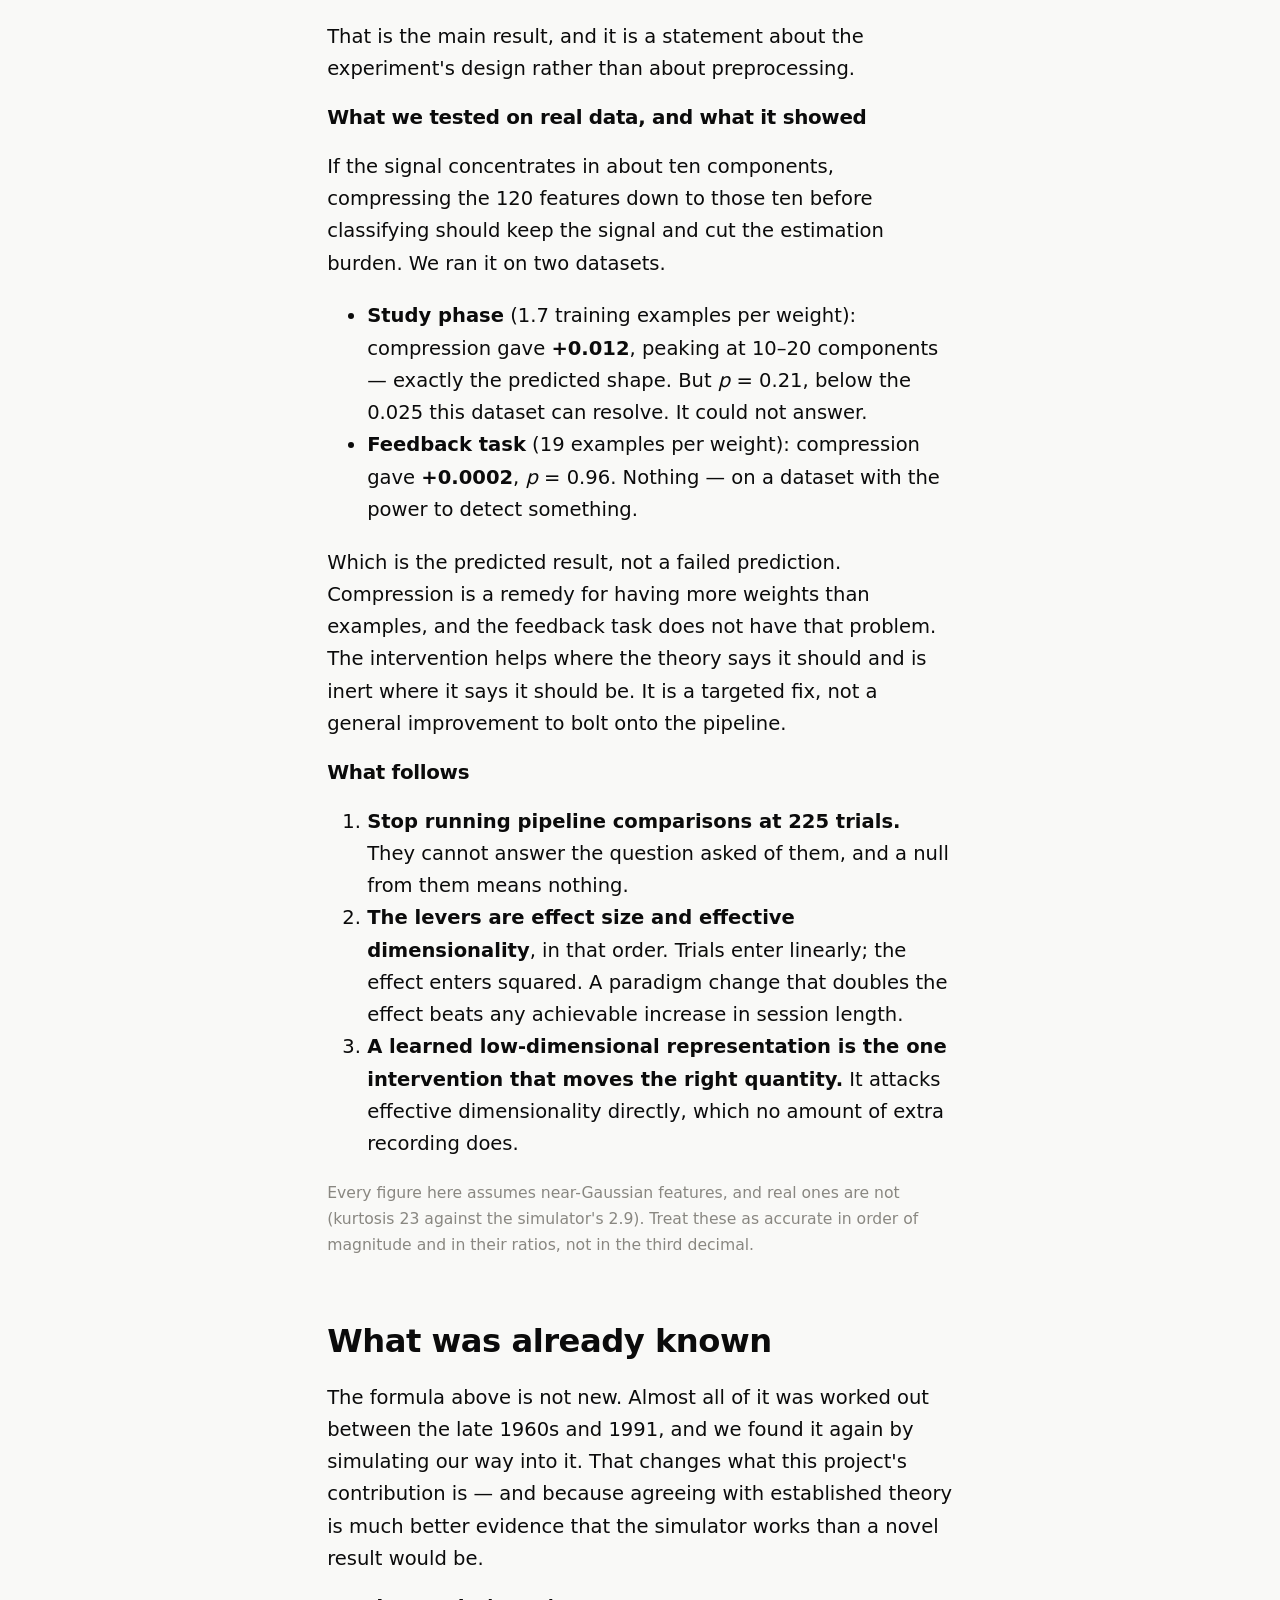
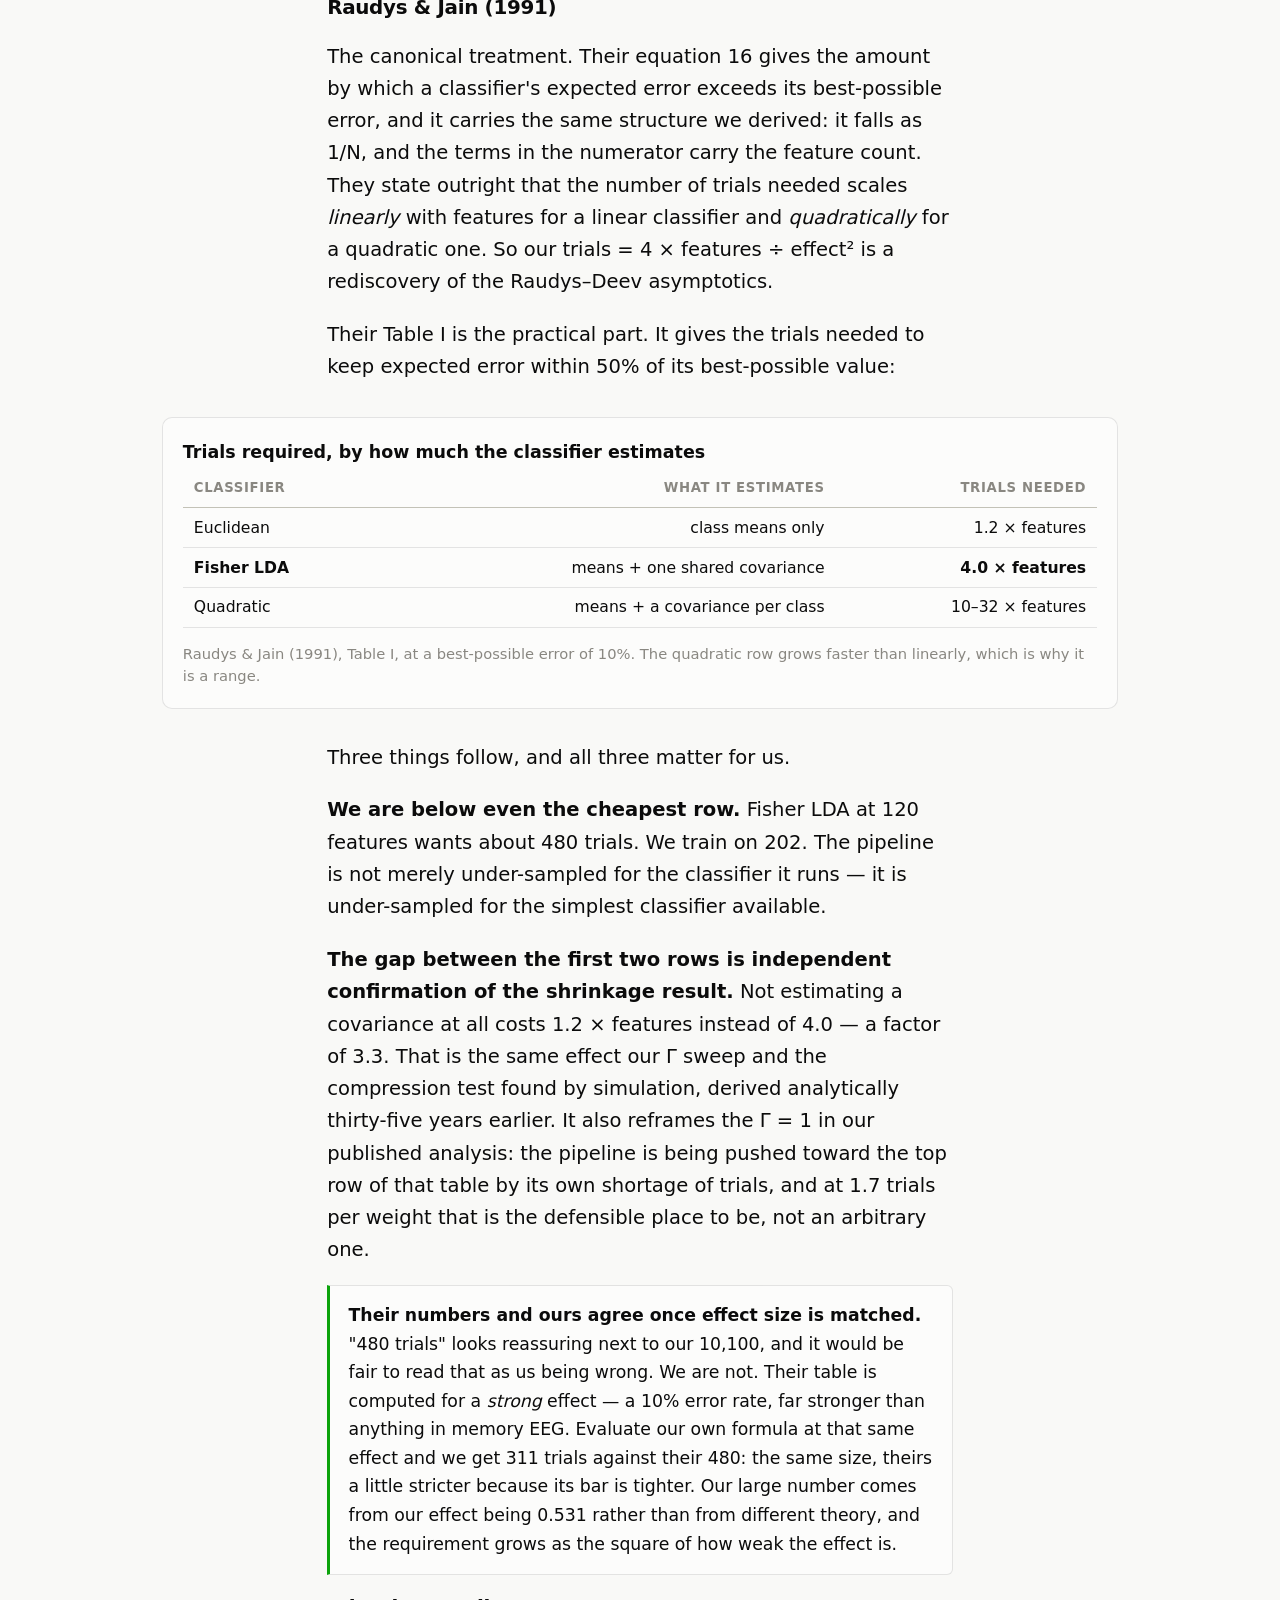
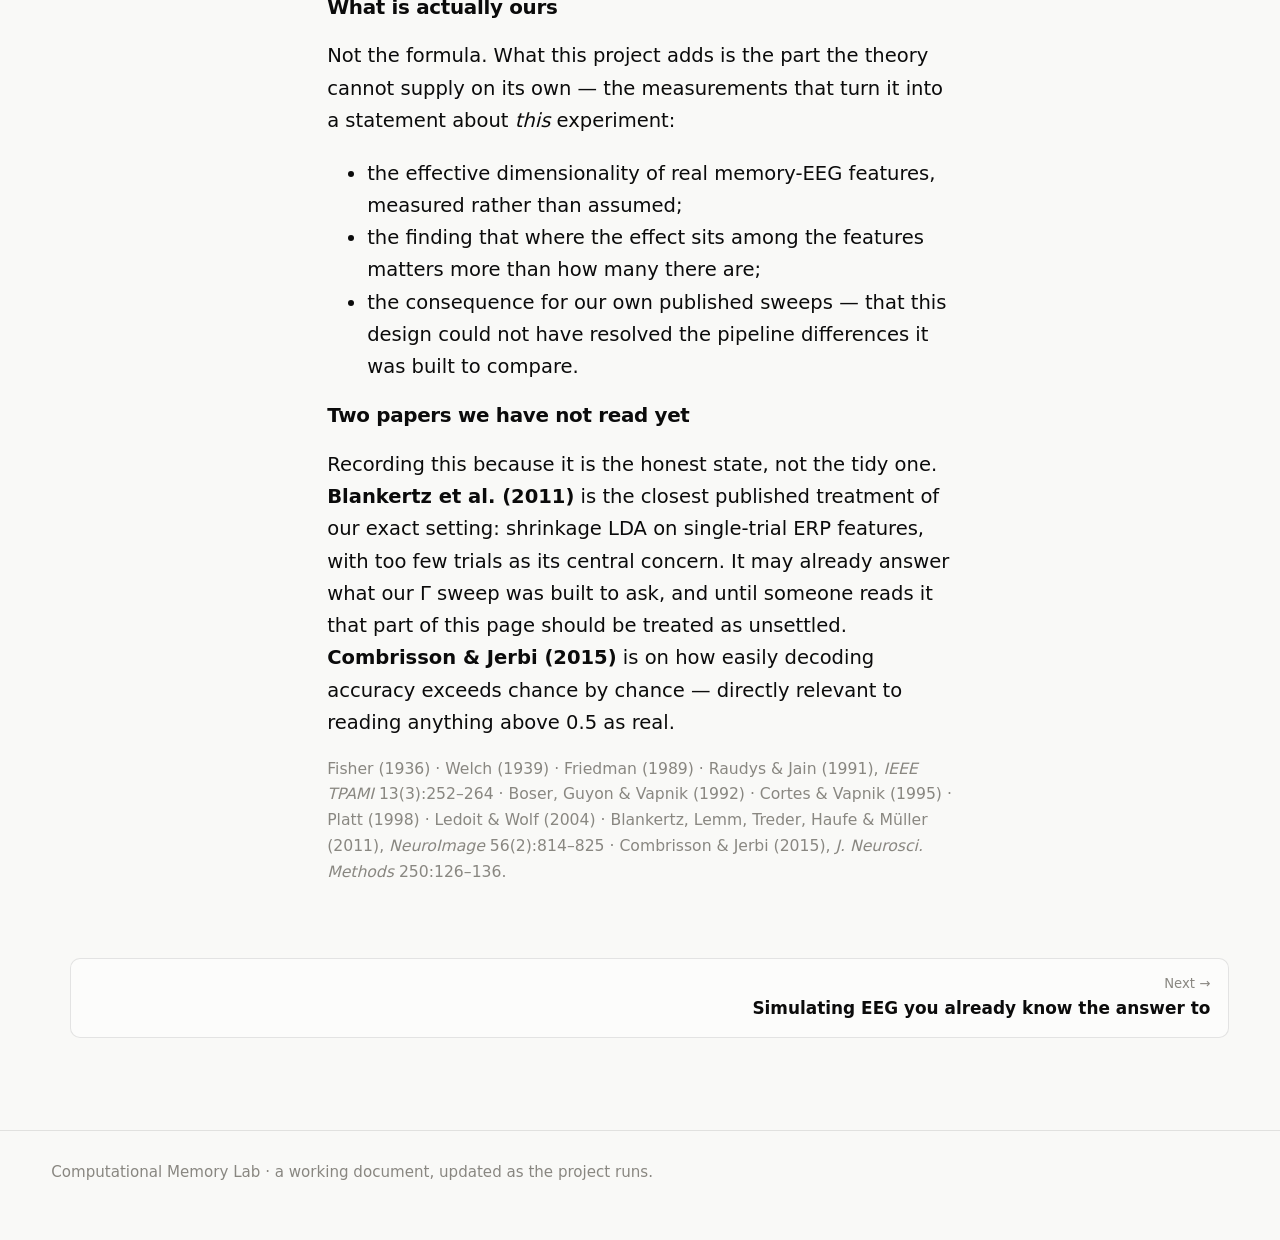
<file: simulation.html>
<!doctype html>
<html lang="en">
<head>
<meta charset="utf-8">
<meta name="viewport" content="width=device-width, initial-scale=1">
<title>How much data would it take? | CML primer</title>
<meta name="description" content="A live working document on the trial-count simulation: how many trials a memory classifier needs, why, and an in-depth interactive account of what LDA and SVM actually compute.">
<link rel="stylesheet" href="assets/site.css">
</head>
<body>

<header class="topbar">
  <a class="topbar__home" href="index.html">Memory Classifiers <span>· CML primer</span></a>
  <div class="topbar__spacer"></div>
  <nav class="topbar__nav" aria-label="Chapters"></nav>
  <button class="theme-toggle" type="button">☾</button>
</header>

<main class="wrap">
  <section style="padding: 2.5rem 0 0;">
    <div class="prose">
      <p class="eyebrow">Project · working document</p>
      <h1>How much data would it take?</h1>
      <p class="lede">
        Our classifiers reach about 0.53. The obvious explanation is that we do not
        have enough data — so we simulated brains where we knew the right answer, and
        asked exactly how much would be enough.
      </p>
      <div class="callout">
        <p>
          <strong>This page grows with the project.</strong> Everything below is
          current as of the runs described, and figures marked <em>live</em> compute
          in your browser from the same formulas the cluster runs used. Where a
          result was withdrawn, it says so rather than disappearing.
        </p>
      </div>
    </div>
  </section>

  <!-- ============================ THE PROBLEM ============================ -->
  <section class="chapter">
    <div class="prose">
      <h2>The thing that limits us is not what we assumed</h2>
      <p>
        A classifier looking at study-phase EEG gets 120 numbers per trial — ten
        electrodes at twelve time points. It has to work out how much weight to put
        on each of those 120 numbers. To do that it uses the trials you give it.
      </p>
      <p>
        Each participant studies <strong>225 words</strong>. Cross-validation holds
        some back, so the classifier learns from about 202. That is
        <strong>202 examples to pin down 120 weights</strong> — fewer than two
        examples per weight. Its answer is mostly noise.
      </p>
      <p>
        How badly this bites depends on how strong the memory effect is, and it
        depends on it <em>squared</em>. Halve the effect and you need four times the
        trials. Our effect is small, so the requirement grows fast.
      </p>
      <p>
        Simulation gave a closed form, and it matched the measured curves to about
        0.007 AUC across the whole grid:
      </p>
      <p style="text-align:center; font-size:1.05rem;">
        trials needed &nbsp;=&nbsp; 4 &times; (number of features) &divide; (effect size)<sup>2</sup>
      </p>
    </div>

    <div class="figure figure--wide">
      <div class="figure__title">What a given experiment would actually measure</div>
      <div class="figure__sub">
        Move the sliders. The curve is the closed form; the dot is the experiment you
        just described.
      </div>
      <div class="controls">
        <label class="field">
          True effect (ceiling AUC)
          <input type="range" id="tc-ceil" min="520" max="800" value="531">
          <output id="tc-ceil-out"></output>
        </label>
        <label class="field">
          Features
          <input type="range" id="tc-p" min="10" max="280" step="10" value="120">
          <output id="tc-p-out"></output>
        </label>
        <label class="field">
          Trials per participant
          <input type="range" id="tc-n" min="0" max="1000" value="430">
          <output id="tc-n-out"></output>
        </label>
      </div>
      <div id="tc-plot"></div>
      <div class="stats" id="tc-out"></div>
      <div class="figure__note">
        Set the ceiling to 0.531 (our study-phase number), features to 120 and trials
        to 225 — the actual experiment. Then try raising trials alone, and watch how
        little it buys. Then drop features instead.
      </div>
    </div>

    <div class="prose">
      <div class="keypoint">
        <p>
          <strong>Trials are not the lever.</strong> At our effect size, going from 225
          to 1,800 trials — an eight-fold longer experiment — moves AUC by about 0.06.
          Halving the feature count is worth roughly a quarter of that, for free.
        </p>
      </div>
      <p>
        There is a second lever, and it turned out to matter more than the first. It
        is not <em>how many</em> numbers the classifier gets but <em>where the memory
        signal sits</em> among them.
      </p>
      <p>
        Understanding why needs a working picture of what these two classifiers
        actually compute — what a weight is, and where its value comes from. That is
        its own subject, and it has its own pages:
        <a href="lda.html">LDA, from the ground up</a> and
        <a href="svm.html">SVM, from the ground up</a>, written to be read side by
        side with no machine-learning background assumed.
      </p>
    </div>
  </section>

  <!-- ============================ FINDINGS =============================== -->
  <section class="chapter">
    <div class="prose">
      <h2>What the runs found</h2>
      <p>
        Two stages so far. Stage 1 used made-up numbers where the right answer was
        known exactly. Stage 2 simulated an actual electrical source in a model head,
        so that physics — not us — decided where the memory signal landed.
      </p>

      <h3>Confirmed</h3>
      <ul>
        <li>
          <strong>The trial requirement scales as 4p/&Delta;&sup2;.</strong> Simulation
          matched the closed form to a median of 0.007 AUC across the grid.
        </li>
        <li>
          <strong>Fewer features buys real AUC.</strong> At 1,800 trials: 30 features
          reach 0.634, 240 features reach 0.579.
        </li>
        <li>
          <strong>Where the signal sits decides everything.</strong> Same effect size,
          three placements, 1,800 trials: in the components that vary most it recovers
          91% of the ceiling; spread evenly, 55%; in the components that barely vary,
          7% — indistinguishable from chance.
        </li>
        <li>
          <strong>A physically generated memory effect lands in the good place.</strong>
          About 70% of its energy falls in the top tenth of components, where an
          arbitrary signal would put 10% there.
        </li>
        <li>
          <strong>The ten electrodes we use are well chosen.</strong> They beat random
          tens by 0.08–0.14. But 64 electrodes reach 0.90 against their 0.82, and
          twenty electrodes spread to the edges do no better than the ten — placement,
          not count.
        </li>
      </ul>

      <h3>Withdrawn</h3>
      <p>
        Two predictions made during this work turned out to be wrong, and the runs are
        what showed it.
      </p>
      <ul>
        <li>
          <strong>That our scoring method was deflating the numbers.</strong> Measured
          at &minus;0.001. It is unbiased. It adds noise, not bias.
        </li>
        <li>
          <strong>That correlated features would cut the requirement 7–12&times;.</strong>
          Real features carry only ~9.5 independent dimensions out of 120, which
          looked like a large saving. It is not: a signal spread evenly across all
          directions gains nothing, because the ones that barely vary are exactly the
          ones estimated worst. The saving is real only for a signal that concentrates
          where the variance is — which, per Stage 2, a real one does.
        </li>
      </ul>

      <h3>Known limitation</h3>
      <p>
        The simulated features are almost perfectly smooth; real ones are not. A
        standard measure of how often extreme values occur reads 3 for well-behaved
        data. Our simulation gives 2.9. Real recordings give 23, and some participants
        exceed 100 — blinks, muscle activity and transients that survive cleaning.
        Second-order structure reproduces well; the tails do not. Every simulated
        number here carries that caveat.
      </p>
    </div>
  </section>

  <section class="chapter">
    <div class="prose">
      <h2>The conclusion</h2>
      <p>
        Putting the formula together with where real effects sit gives a defensible
        number rather than a worst case. Read the placement result as an
        <strong>effective feature count</strong> — the number that reproduces what we
        measured. A signal concentrated in the components that vary most behaves like
        <strong>31</strong> features rather than 120; one spread evenly behaves like
        <strong>318</strong>, which is worse than the nominal count.
      </p>
      <p>Applied to our own memory effect, an AUC of 0.531:</p>
    </div>

    <div class="figure">
      <div class="figure__title">Trials the study-phase effect would actually need</div>
      <div class="table-scroll">
        <table class="data data--prose">
          <thead><tr><th>assumption</th><th>noise = signal</th><th>90% of the ceiling</th></tr></thead>
          <tbody>
            <tr><td>best case (behaves like 31 features)</td><td><strong>10,100</strong></td><td>43,100</td></tr>
            <tr><td>naive (120 features)</td><td>39,700</td><td>168,800</td></tr>
            <tr><td>worst case (behaves like 318)</td><td>105,200</td><td>447,500</td></tr>
          </tbody>
        </table>
      </div>
      <div class="figure__note">We collect 225. Even the optimistic figure is 45 times that.</div>
    </div>

    <div class="prose">
      <p>
        The inverse is the more useful form. Rather than asking how many trials a weak
        effect needs, ask how strong an effect a given study can handle. For the
        classifier to recover 90% of what it is given:
      </p>
    </div>

    <div class="figure">
      <div class="figure__title">How large an effect would have to be</div>
      <div class="table-scroll">
        <table class="data data--prose">
          <thead><tr><th>trials</th><th>best case</th><th>nominal</th></tr></thead>
          <tbody>
            <tr><td><strong>225</strong> (our study phase)</td><td><strong>AUC 0.825</strong></td><td>0.930</td></tr>
            <tr><td>900</td><td>0.698</td><td>0.822</td></tr>
            <tr><td>1,800</td><td>0.646</td><td>0.757</td></tr>
            <tr><td>7,200</td><td>0.576</td><td>0.644</td></tr>
          </tbody>
        </table>
      </div>
      <div class="figure__note">
        Our subsequent-memory effect is 0.531. The feedback task's time-frequency arm
        is 0.722 — which is why that one works and this one does not.
      </div>
    </div>

    <div class="prose">
      <h3>Why every pipeline comparison we have run came out flat</h3>
      <p>
        At 225 trials with 120 features and a 0.531 effect, the classifier recovers
        <strong>7.5%</strong> of the effect it is given. Attenuation that severe does
        not merely lower the number — <strong>it compresses the differences between
        pipelines by the same factor.</strong>
      </p>
      <p>So if one preprocessing choice genuinely beat another, we would measure:</p>
      <div class="table-scroll">
        <table class="data data--prose">
          <thead><tr><th>true A</th><th>true B</th><th>what we measure</th></tr></thead>
          <tbody>
            <tr><td>0.531</td><td>0.550</td><td>0.004</td></tr>
            <tr><td>0.531</td><td>0.580</td><td>0.013</td></tr>
            <tr><td>0.531</td><td>0.600</td><td>0.022</td></tr>
            <tr><td>0.531</td><td>0.650</td><td>0.051</td></tr>
          </tbody>
        </table>
      </div>
      <p>
        With 62 participants we can resolve about 0.02–0.03. Put the two together: a
        preprocessing change would have to be worth roughly <strong>0.07 AUC in
        truth</strong> before it became visible to us at all — and no preprocessing
        change is worth that.
      </p>
      <div class="keypoint">
        <p>
          So the near-identical rows in our parameter sweeps — raw, filtered and
          Laplacian within 0.001–0.014 of each other — were never evidence that those
          choices do not matter. <strong>They are what this design produces whether or
          not the choices matter.</strong> The sweeps could not have resolved a
          realistic difference, and running more of them at this trial count cannot
          change that.
        </p>
      </div>
      <p>
        That is the main result, and it is a statement about the experiment's design
        rather than about preprocessing.
      </p>

      <h3>What we tested on real data, and what it showed</h3>
      <p>
        If the signal concentrates in about ten components, compressing the 120
        features down to those ten before classifying should keep the signal and cut
        the estimation burden. We ran it on two datasets.
      </p>
      <ul>
        <li>
          <strong>Study phase</strong> (1.7 training examples per weight):
          compression gave <strong>+0.012</strong>, peaking at 10–20 components —
          exactly the predicted shape. But <em>p</em> = 0.21, below the 0.025 this
          dataset can resolve. It could not answer.
        </li>
        <li>
          <strong>Feedback task</strong> (19 examples per weight): compression gave
          <strong>+0.0002</strong>, <em>p</em> = 0.96. Nothing — on a dataset with the
          power to detect something.
        </li>
      </ul>
      <p>
        Which is the predicted result, not a failed prediction. Compression is a
        remedy for having more weights than examples, and the feedback task does not
        have that problem. The intervention helps where the theory says it should and
        is inert where it says it should be. It is a targeted fix, not a general
        improvement to bolt onto the pipeline.
      </p>

      <h3>What follows</h3>
      <ol>
        <li>
          <strong>Stop running pipeline comparisons at 225 trials.</strong> They
          cannot answer the question asked of them, and a null from them means
          nothing.
        </li>
        <li>
          <strong>The levers are effect size and effective dimensionality</strong>, in
          that order. Trials enter linearly; the effect enters squared. A paradigm
          change that doubles the effect beats any achievable increase in session
          length.
        </li>
        <li>
          <strong>A learned low-dimensional representation is the one intervention
          that moves the right quantity.</strong> It attacks effective dimensionality
          directly, which no amount of extra recording does.
        </li>
      </ol>
      <p class="small muted">
        Every figure here assumes near-Gaussian features, and real ones are not
        (kurtosis 23 against the simulator's 2.9). Treat these as accurate in order of
        magnitude and in their ratios, not in the third decimal.
      </p>
    </div>
  </section>

  <!-- ========================= PRIOR WORK ============================== -->
  <section class="chapter">
    <div class="prose">
      <h2>What was already known</h2>
      <p>
        The formula above is not new. Almost all of it was worked out between the
        late 1960s and 1991, and we found it again by simulating our way into it.
        That changes what this project's
        contribution is — and because agreeing with established theory is much
        better evidence that the simulator works than a novel result would be.
      </p>

      <h3>Raudys &amp; Jain (1991)</h3>
      <p>
        The canonical treatment. Their equation 16 gives the amount by which a
        classifier's expected error exceeds its best-possible error, and it carries
        the same structure we derived: it falls as 1/N, and the terms in the numerator
        carry the feature count. They state outright that the number of trials needed
        scales <em>linearly</em> with features for a linear classifier and
        <em>quadratically</em> for a quadratic one. So our
        <span class="nowrap">trials = 4 × features ÷ effect²</span> is a rediscovery
        of the Raudys–Deev asymptotics.
      </p>
      <p>
        Their Table I is the practical part. It gives the trials needed to keep
        expected error within 50% of its best-possible value:
      </p>
    </div>

    <div class="figure">
      <div class="figure__title">Trials required, by how much the classifier estimates</div>
      <div class="table-scroll">
        <table class="data data--prose">
          <thead>
            <tr><th>classifier</th><th>what it estimates</th><th>trials needed</th></tr>
          </thead>
          <tbody>
            <tr><td>Euclidean</td><td>class means only</td><td>1.2 × features</td></tr>
            <tr><td><strong>Fisher LDA</strong></td><td>means + one shared covariance</td><td><strong>4.0 × features</strong></td></tr>
            <tr><td>Quadratic</td><td>means + a covariance per class</td><td>10–32 × features</td></tr>
          </tbody>
        </table>
      </div>
      <div class="figure__note">
        Raudys &amp; Jain (1991), Table I, at a best-possible error of 10%. The
        quadratic row grows faster than linearly, which is why it is a range.
      </div>
    </div>

    <div class="prose">
      <p>Three things follow, and all three matter for us.</p>

      <p>
        <strong>We are below even the cheapest row.</strong> Fisher LDA at 120
        features wants about 480 trials. We train on 202. The pipeline is not merely
        under-sampled for the classifier it runs — it is under-sampled for the
        simplest classifier available.
      </p>

      <p>
        <strong>The gap between the first two rows is independent confirmation of the
        shrinkage result.</strong> Not estimating a covariance at all costs 1.2 ×
        features instead of 4.0 — a factor of 3.3. That is the same effect our
        &Gamma; sweep and the compression test found by simulation, derived
        analytically thirty-five years earlier. It also reframes the &Gamma; = 1 in
        our published analysis: the pipeline is being pushed toward the top row of
        that table by its own shortage of trials, and at 1.7 trials per weight that
        is the defensible place to be, not an arbitrary one.
      </p>

      <div class="keypoint">
        <p>
          <strong>Their numbers and ours agree once effect size is matched.</strong>
          "480 trials" looks reassuring next to our 10,100, and it would be fair to
          read that as us being wrong. We are not. Their table is computed for a
          <em>strong</em> effect — a 10% error rate, far stronger than anything in
          memory EEG. Evaluate our own formula at that same effect and we get 311
          trials against their 480: the same size, theirs a little stricter because
          its bar is tighter. Our large number comes from our effect being 0.531
          rather than from different theory, and the requirement grows as the square
          of how weak the effect is.
        </p>
      </div>

      <h3>What is actually ours</h3>
      <p>
        Not the formula. What this project adds is the part the theory cannot supply
        on its own — the measurements that turn it into a statement about
        <em>this</em> experiment:
      </p>
      <ul>
        <li>the effective dimensionality of real memory-EEG features, measured rather than assumed;</li>
        <li>the finding that where the effect sits among the features matters more than how many there are;</li>
        <li>the consequence for our own published sweeps — that this design could not have resolved the pipeline differences it was built to compare.</li>
      </ul>

      <h3>Two papers we have not read yet</h3>
      <p>
        Recording this because it is the honest state, not the tidy one.
        <strong>Blankertz et al. (2011)</strong> is the closest published treatment
        of our exact setting: shrinkage LDA on single-trial ERP features, with too
        few trials as its central concern. It may already answer what our &Gamma;
        sweep was built to ask, and until someone reads it that part of this page
        should be treated as unsettled. <strong>Combrisson &amp; Jerbi (2015)</strong>
        is on how easily decoding accuracy exceeds chance by chance — directly
        relevant to reading anything above 0.5 as real.
      </p>
      <p class="small muted">
        Fisher (1936) · Welch (1939) · Friedman (1989) · Raudys &amp; Jain (1991),
        <em>IEEE TPAMI</em> 13(3):252–264 · Boser, Guyon &amp; Vapnik (1992) ·
        Cortes &amp; Vapnik (1995) · Platt (1998) · Ledoit &amp; Wolf (2004) ·
        Blankertz, Lemm, Treder, Haufe &amp; Müller (2011), <em>NeuroImage</em>
        56(2):814–825 · Combrisson &amp; Jerbi (2015), <em>J. Neurosci. Methods</em>
        250:126–136.
      </p>
    </div>
  </section>

  <nav class="pager" aria-label="Chapter navigation"></nav>
</main>

<footer class="footer">
  <div class="wrap">
    Computational Memory Lab · a working document, updated as the project runs.
  </div>
</footer>

<script type="module">
  import { initChrome } from './assets/site.js';
  import { trialCurve } from './assets/simulation.js';

  initChrome();

  const tc = trialCurve(document.getElementById('tc-plot'), document.getElementById('tc-out'));
  const tcCeil = document.getElementById('tc-ceil');
  const tcP = document.getElementById('tc-p');
  const tcN = document.getElementById('tc-n');
  const nFromSlider = (v) => Math.round(25 * Math.pow(20000 / 25, v / 1000));
  const syncTc = () => {
    tc.state.ceil = +tcCeil.value / 1000;
    tc.state.p = +tcP.value;
    tc.state.n = nFromSlider(+tcN.value);
    document.getElementById('tc-ceil-out').textContent = tc.state.ceil.toFixed(3);
    document.getElementById('tc-p-out').textContent = tc.state.p;
    document.getElementById('tc-n-out').textContent = tc.state.n.toLocaleString();
    tc.refresh();
  };
  [tcCeil, tcP, tcN].forEach((s) => s.addEventListener('input', syncTc));
  syncTc();
</script>

</body>
</html>
</file>
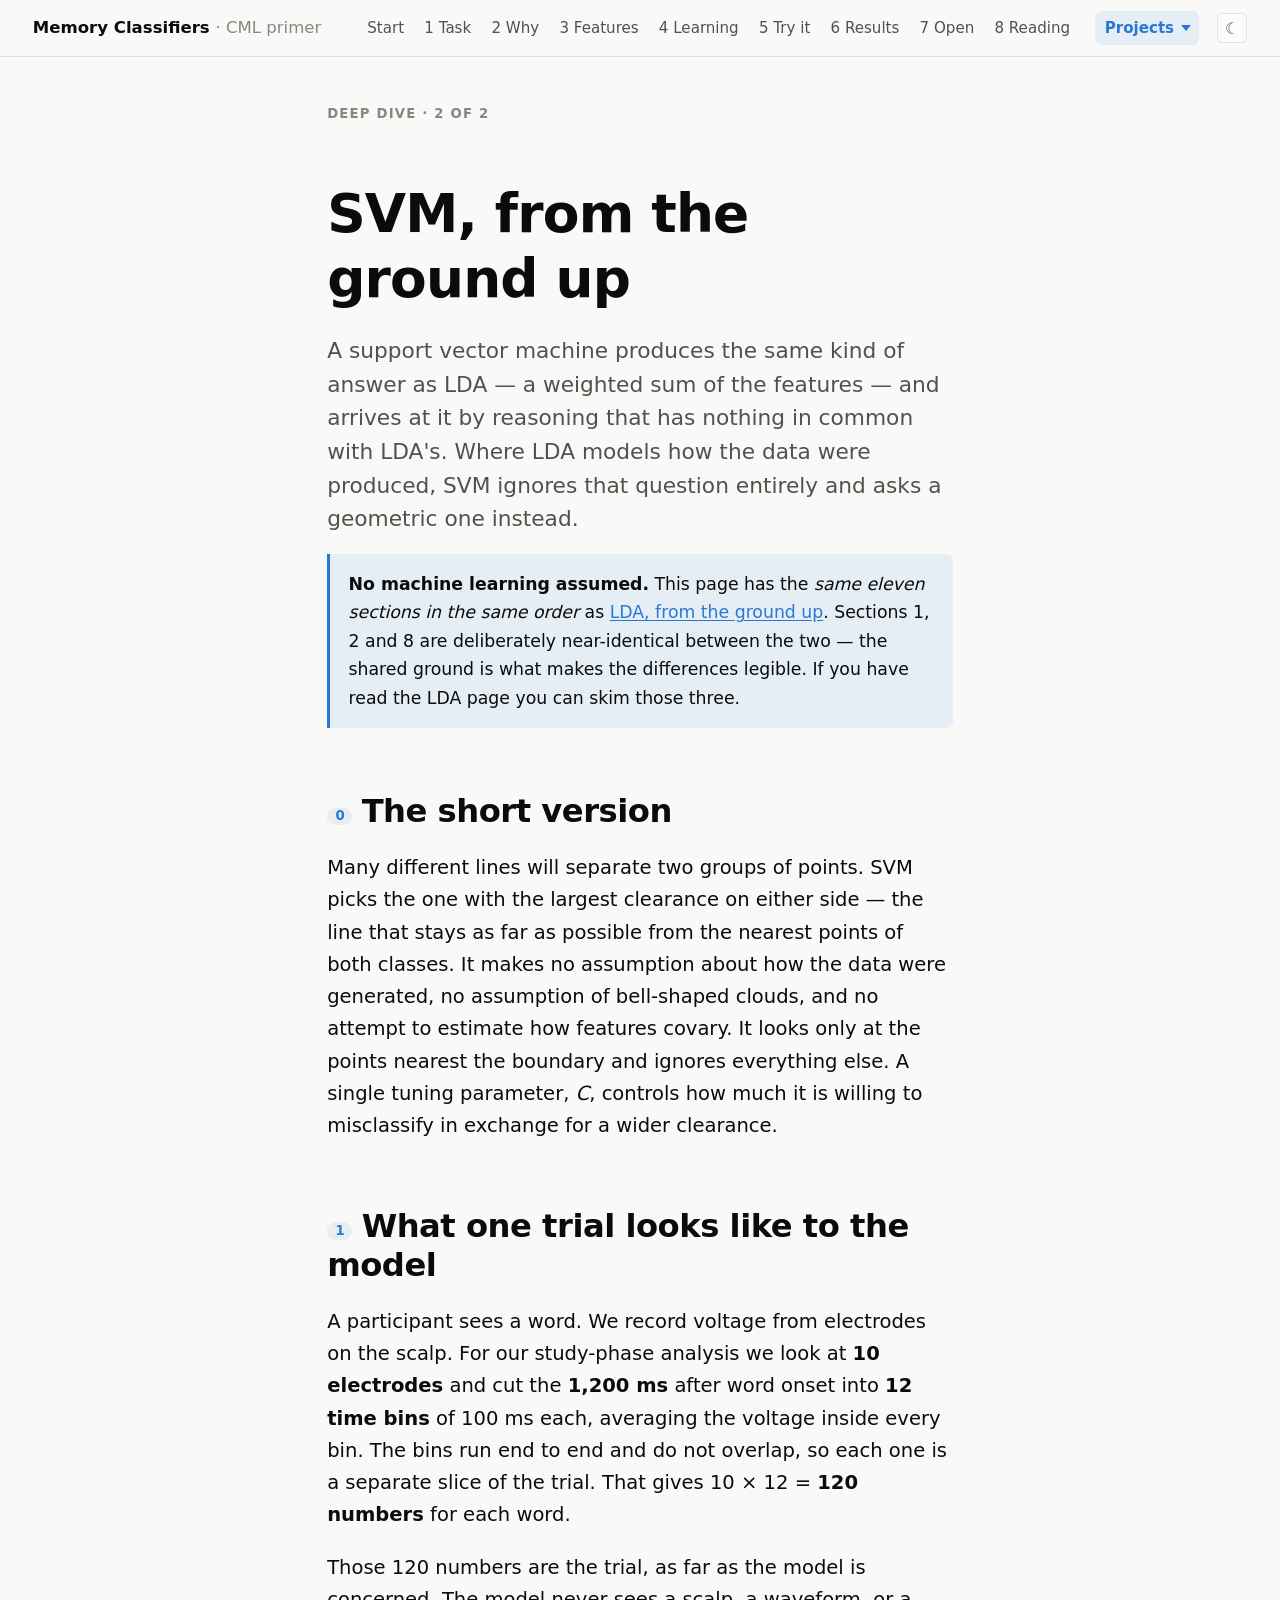
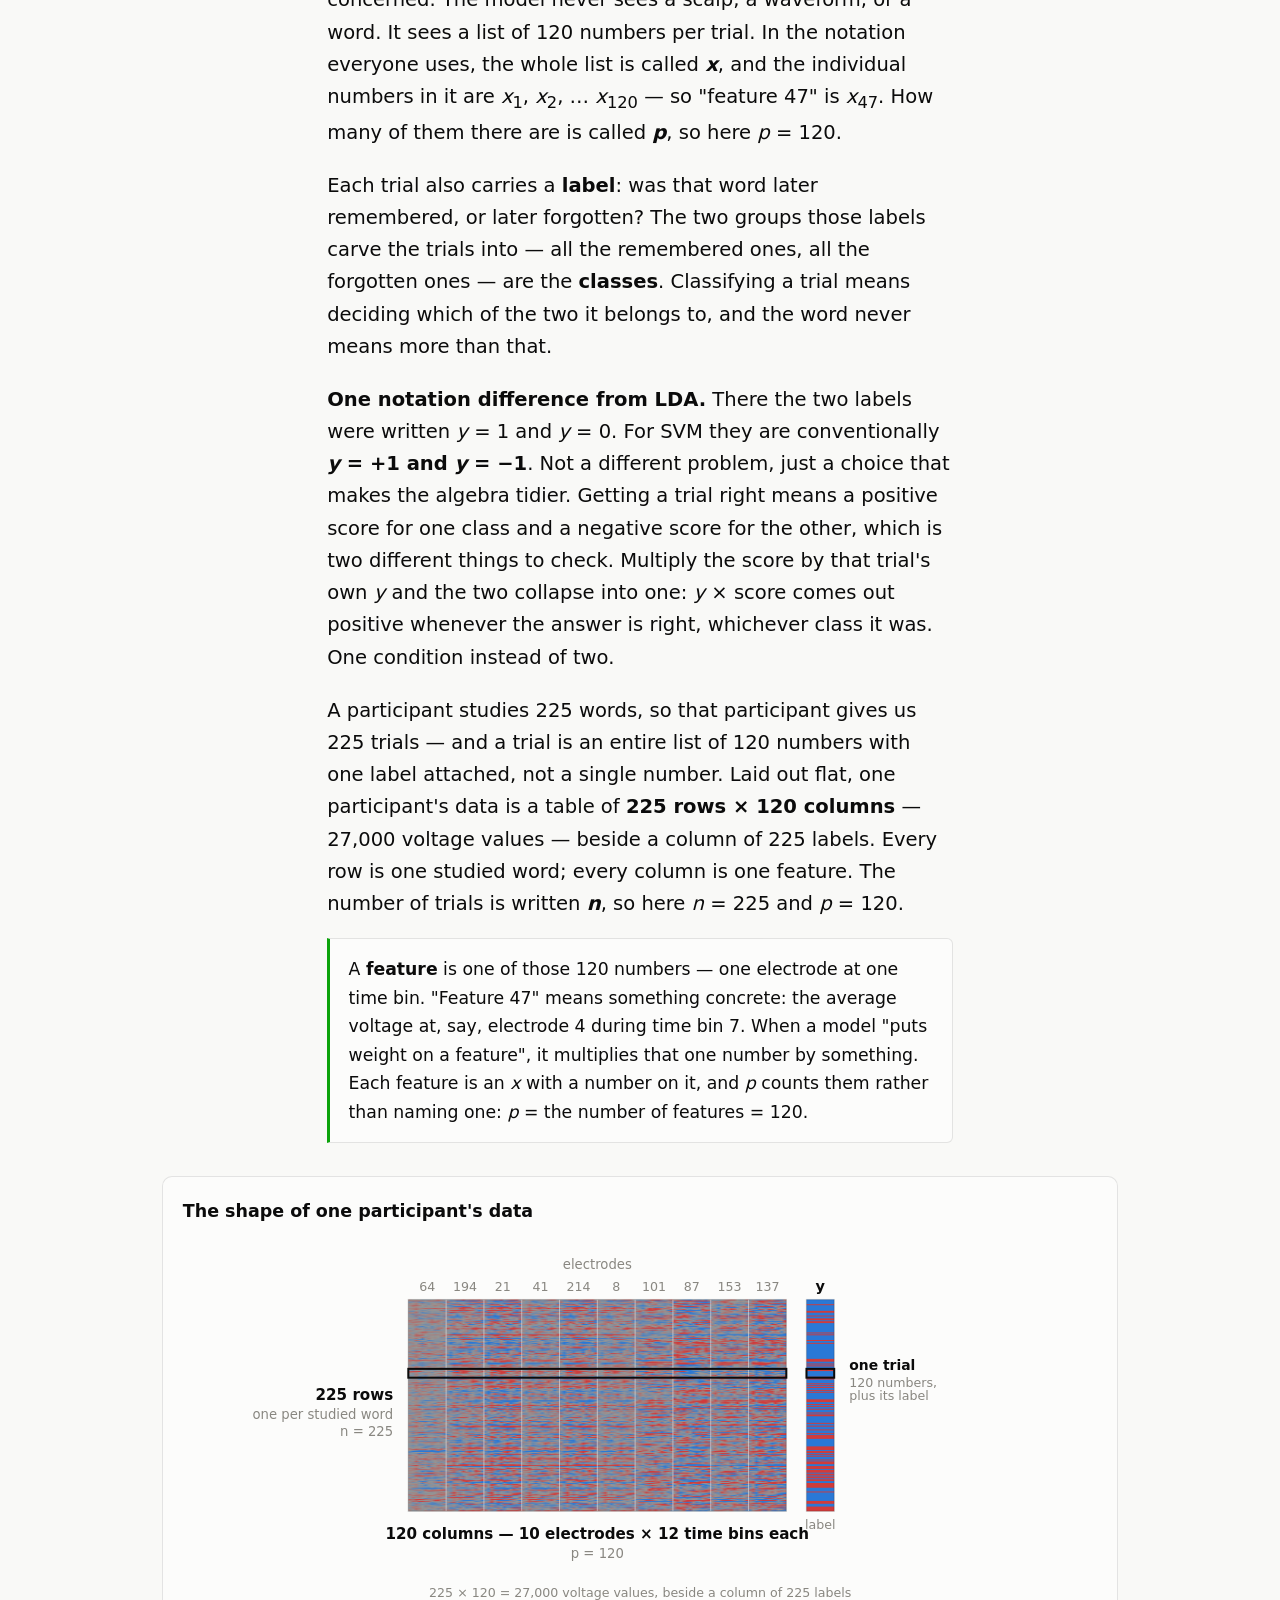
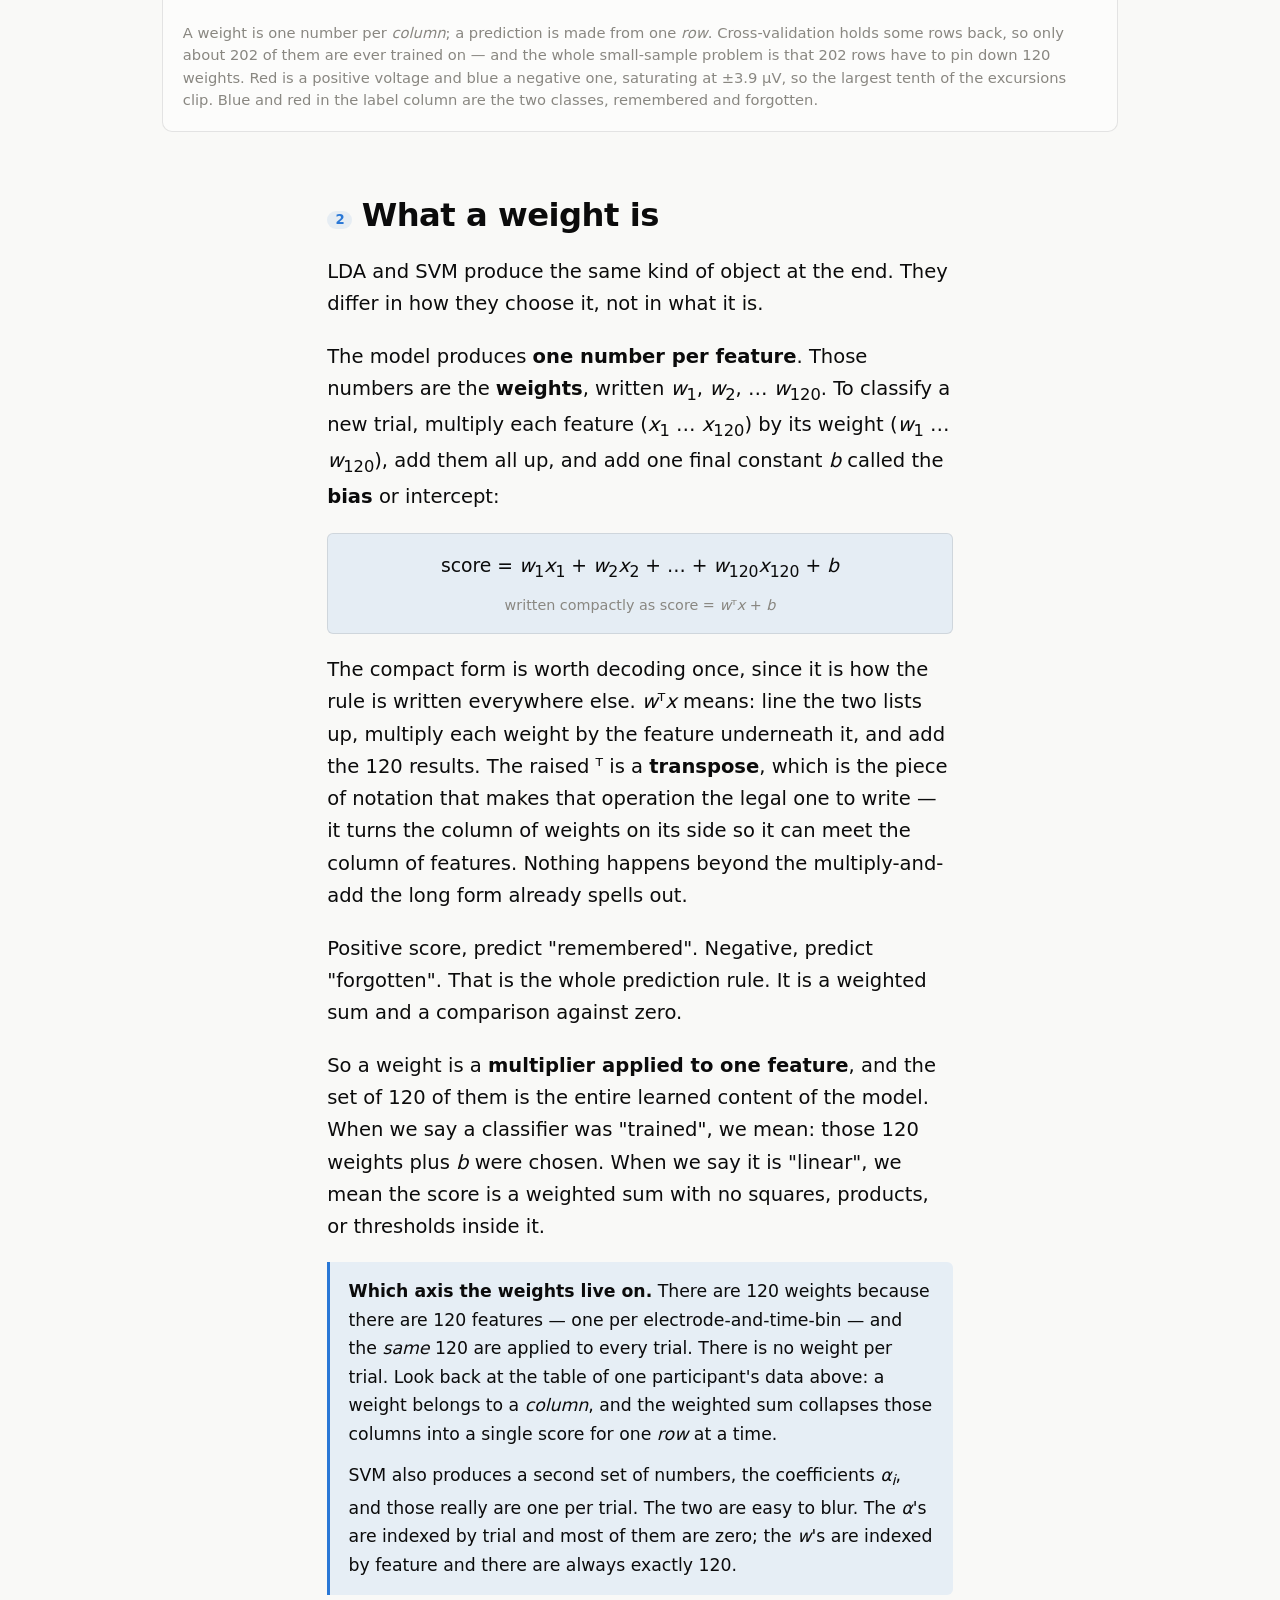
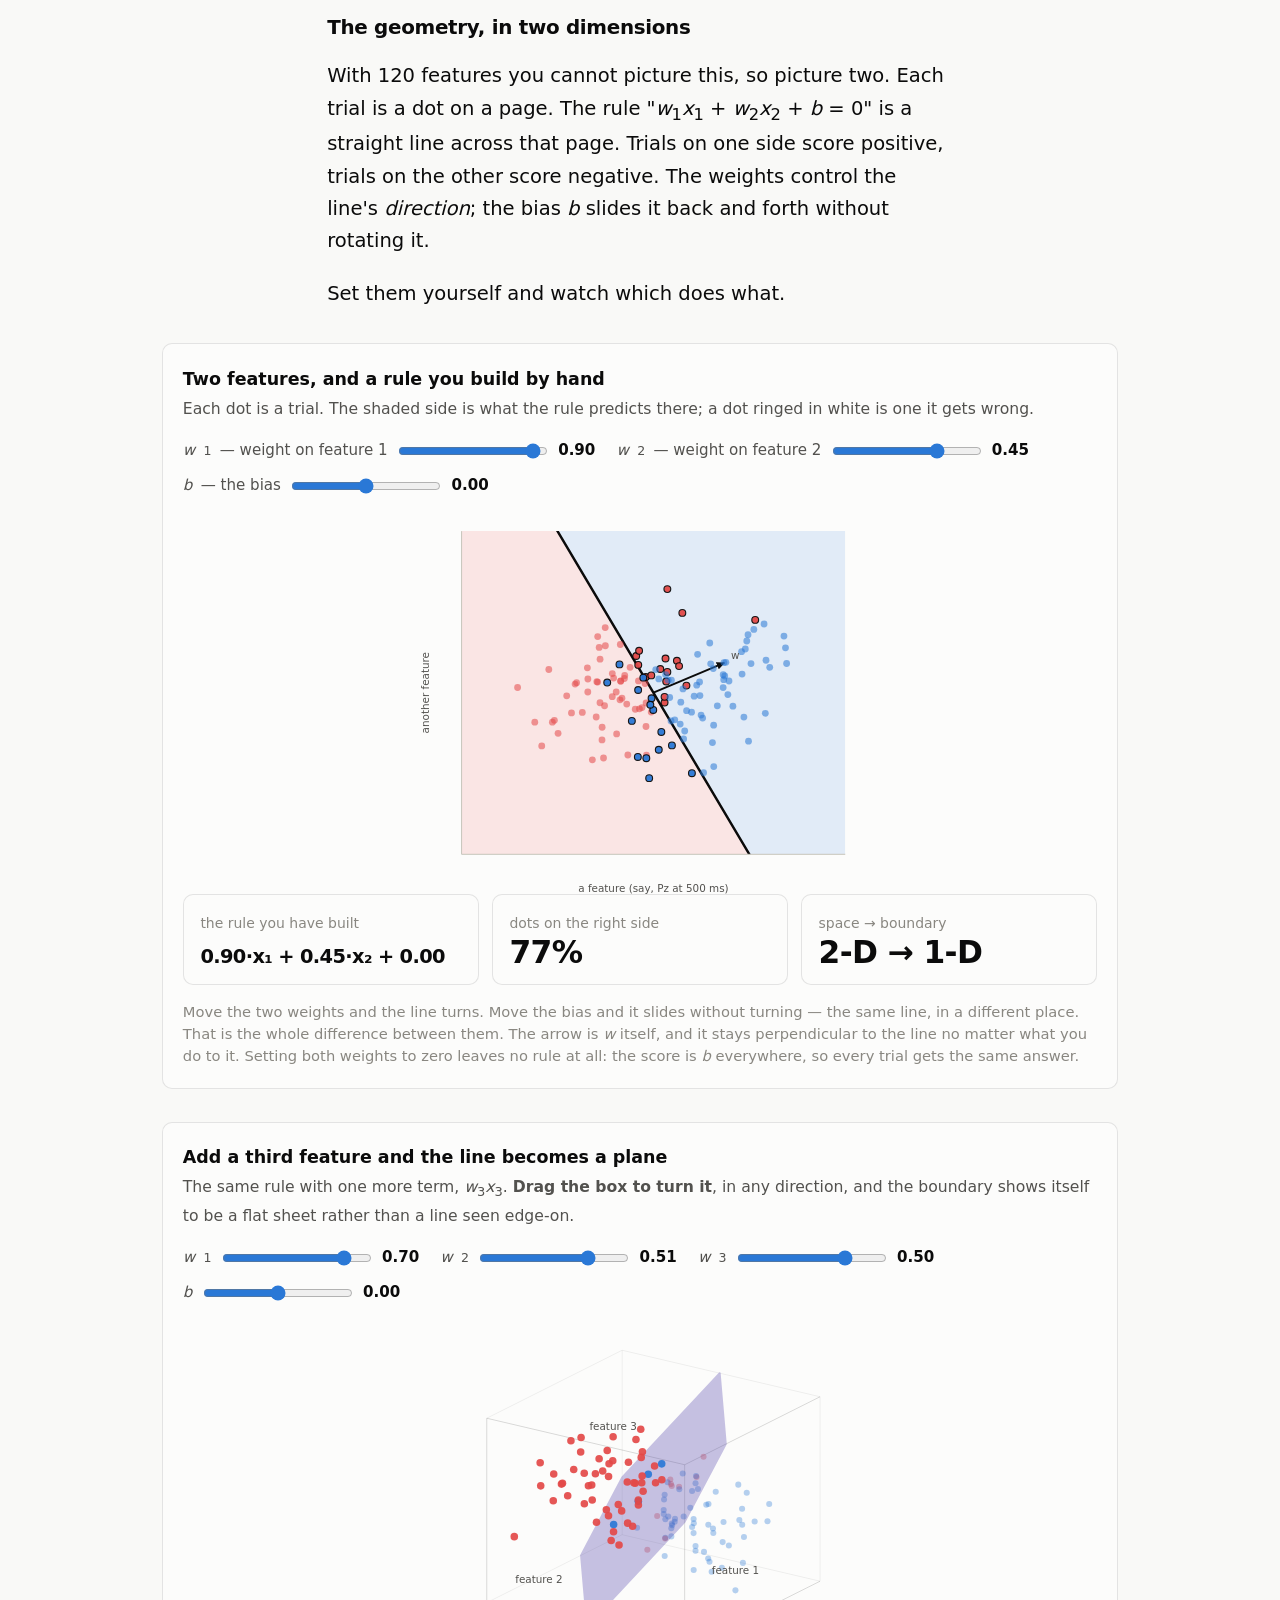
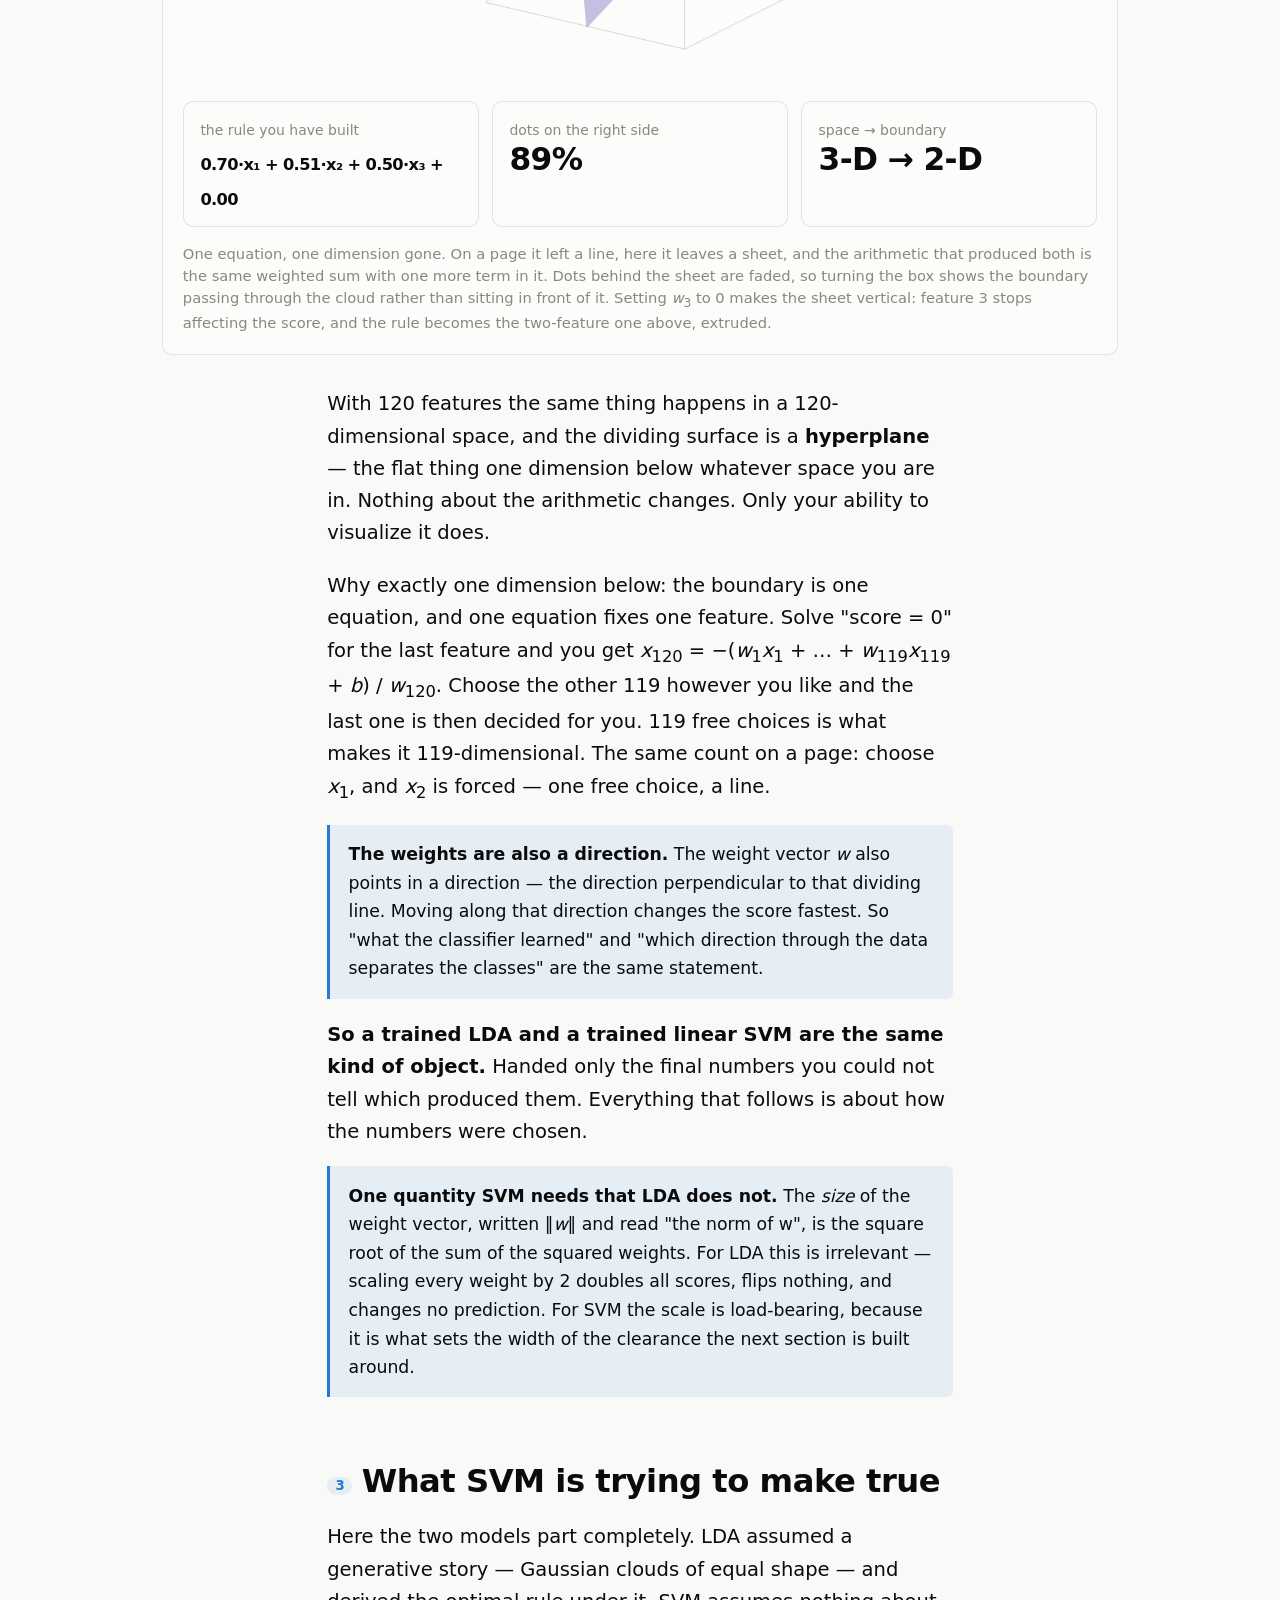
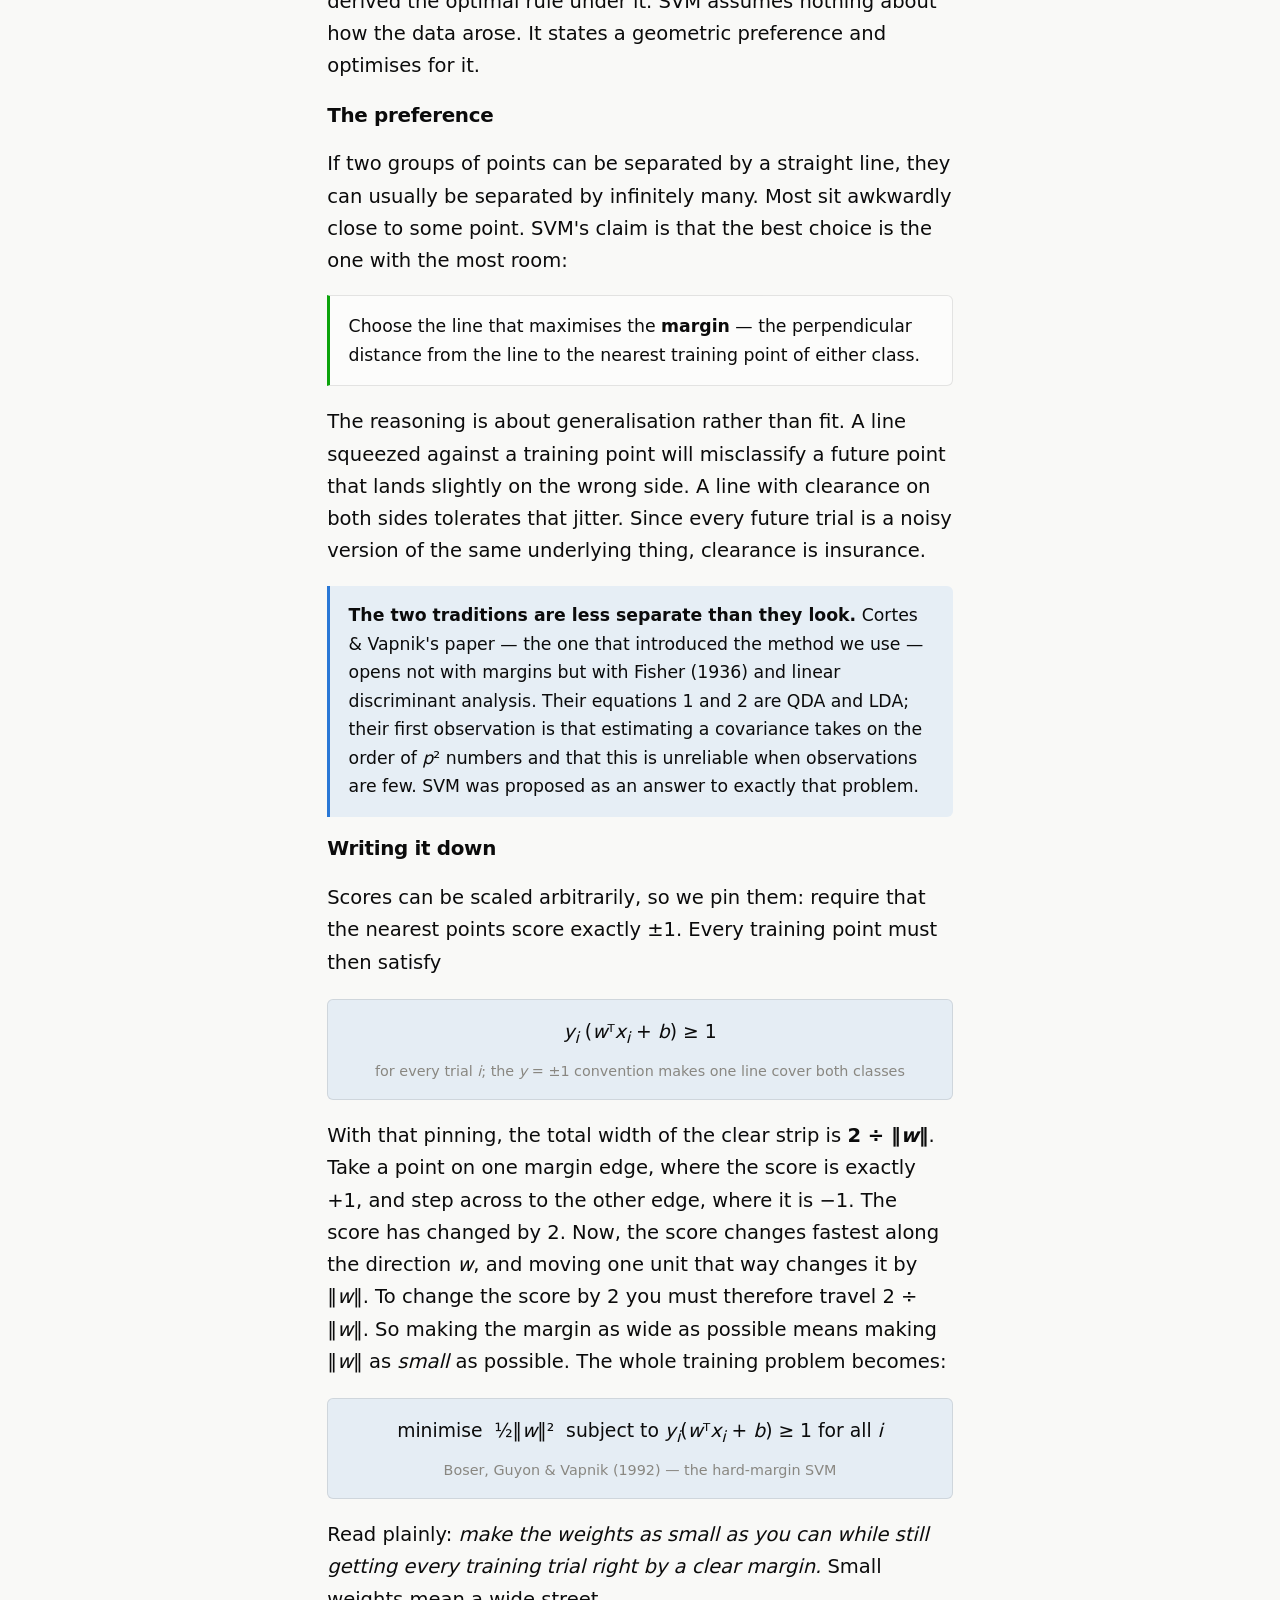
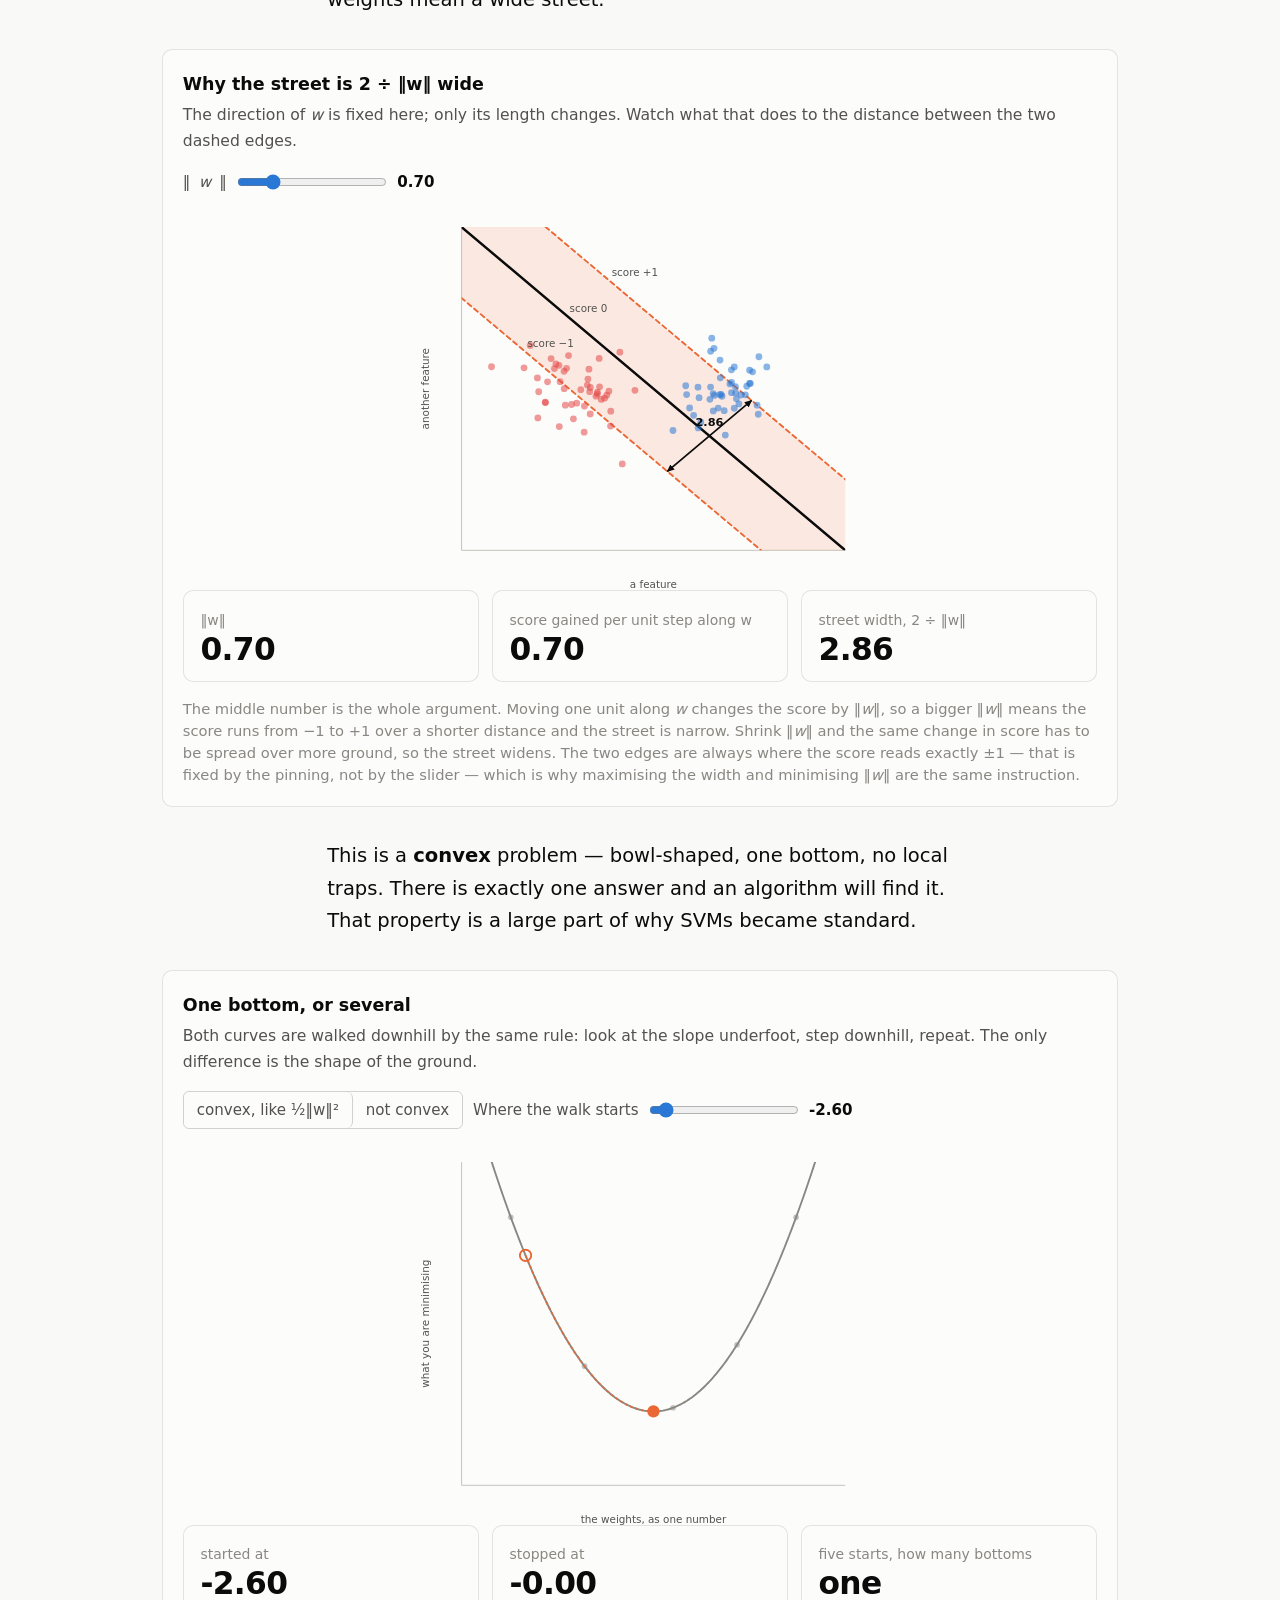
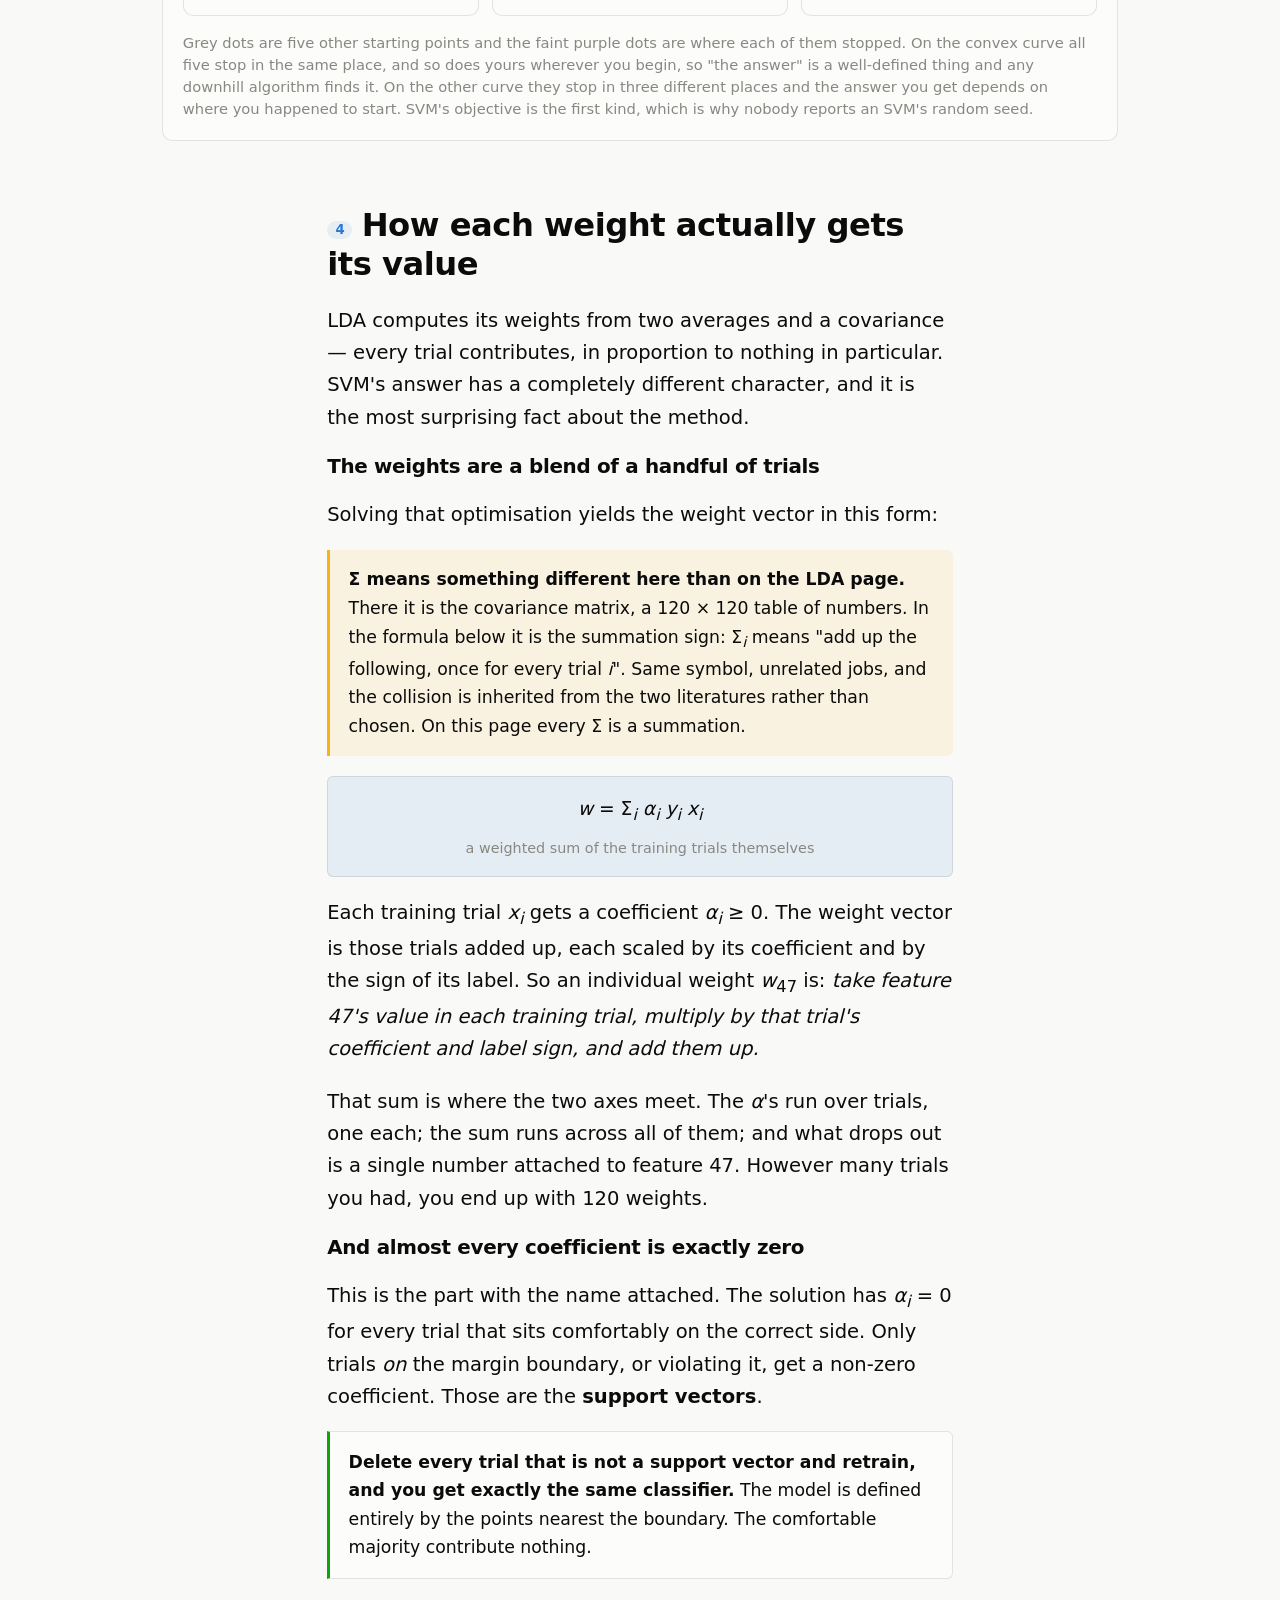
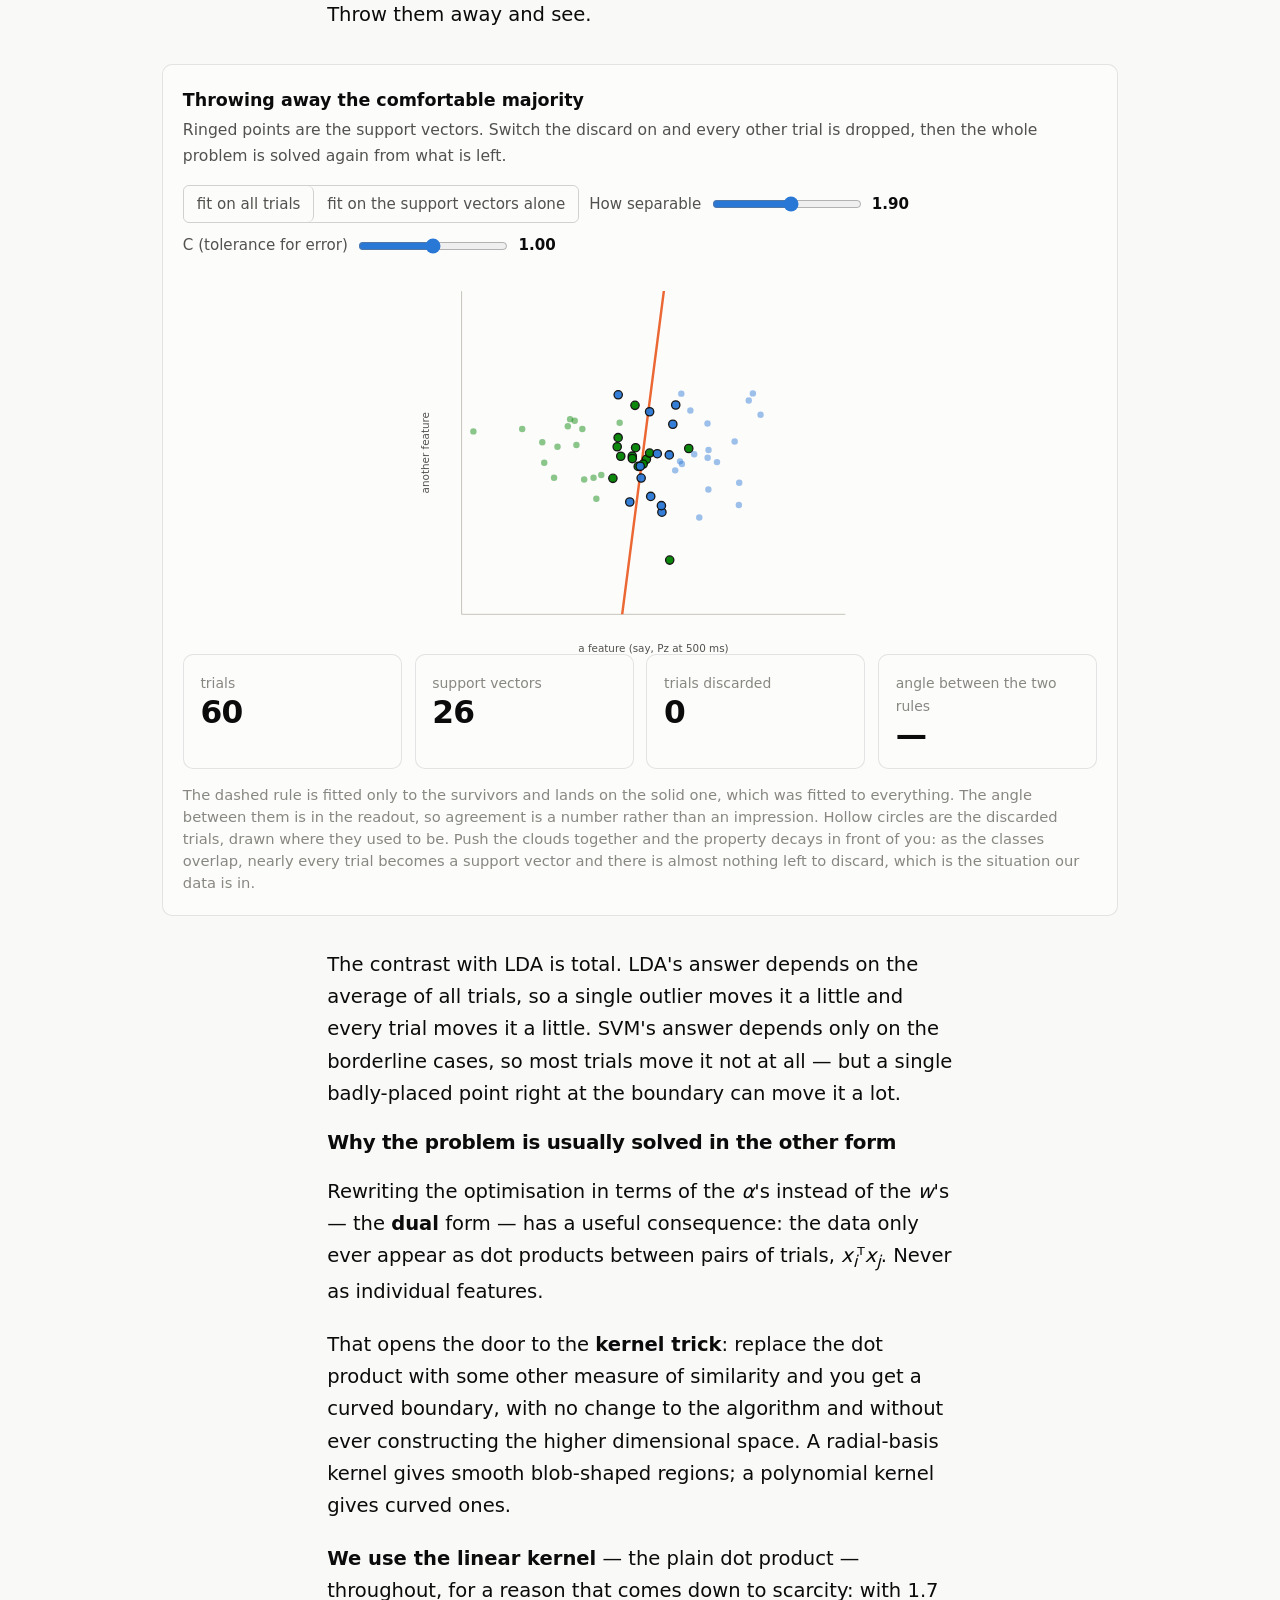
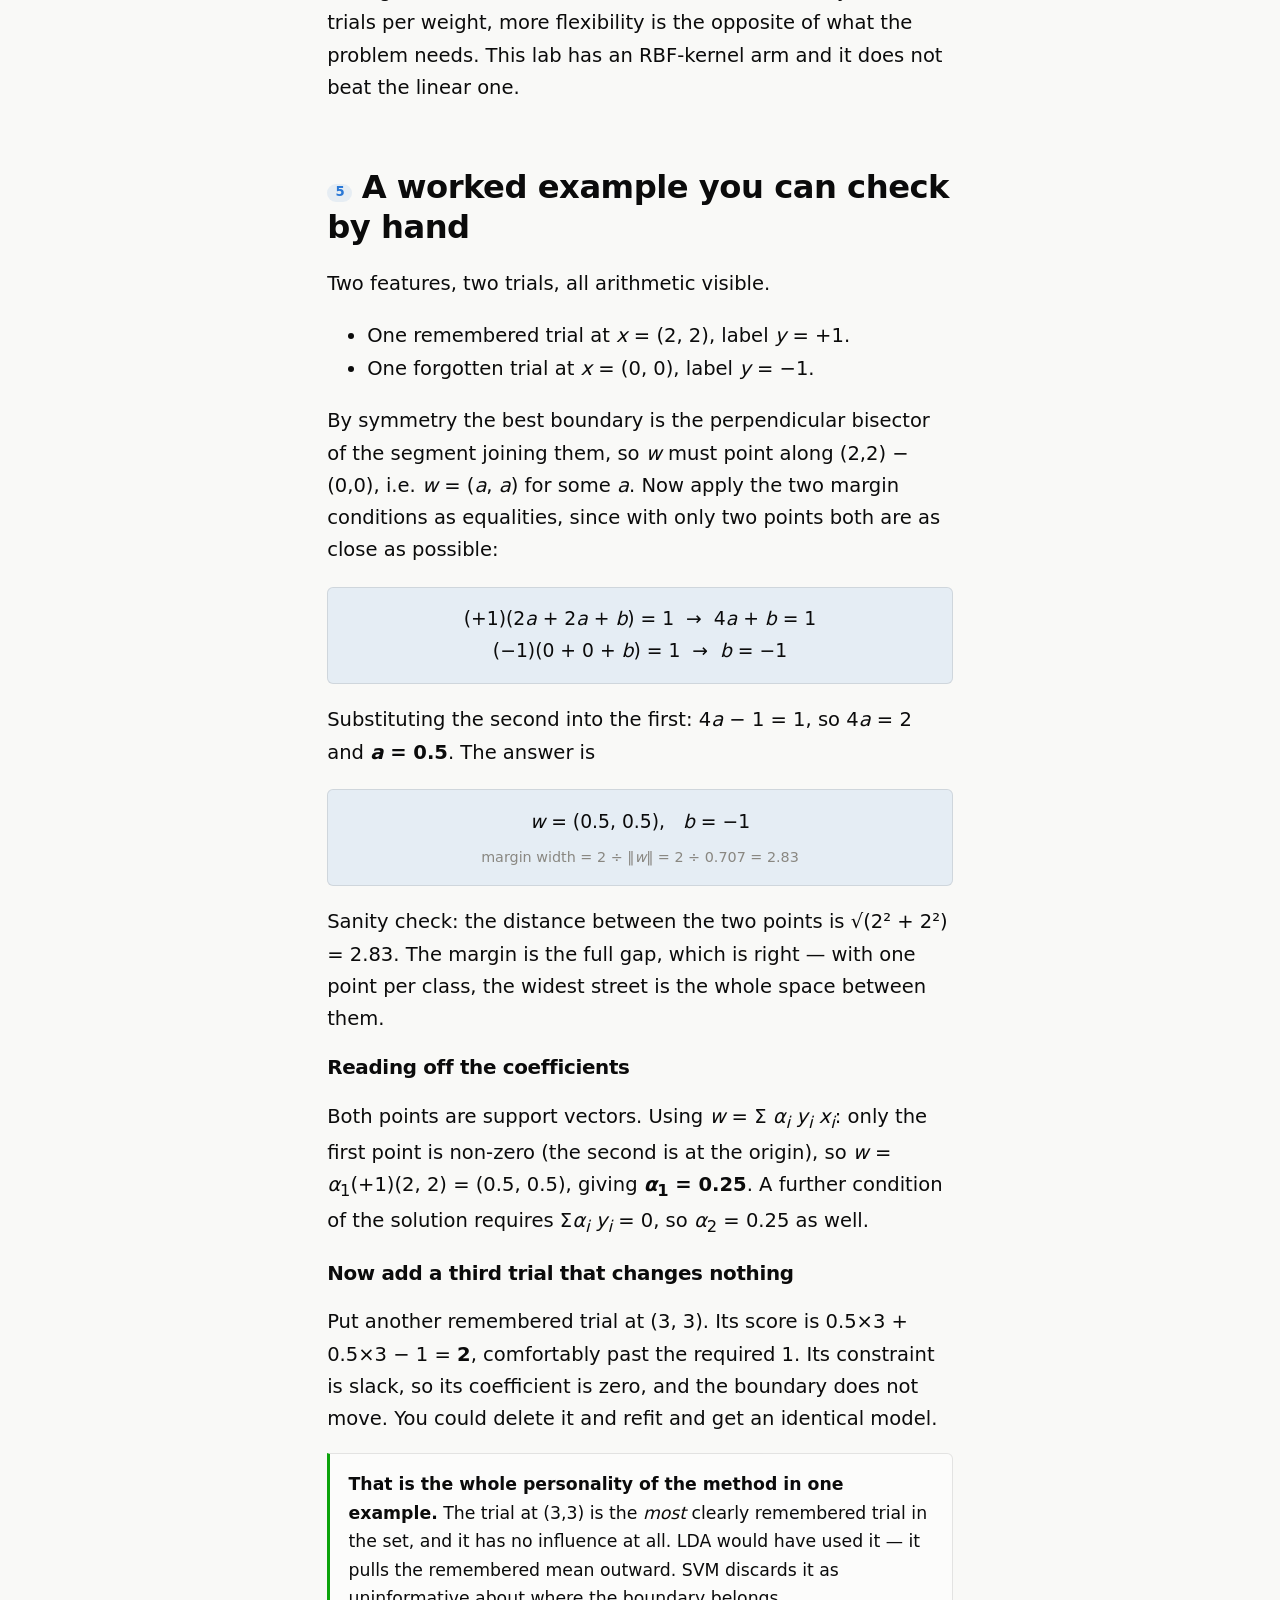
<file: svm.html>
<!doctype html>
<html lang="en">
<head>
<meta charset="utf-8">
<meta name="viewport" content="width=device-width, initial-scale=1">
<title>SVM, from the ground up | CML primer</title>
<meta name="description" content="Support vector machines explained from no machine-learning background: what every weight is, where its value comes from, what the model assumes, and how it fails. Mirrors the LDA deep dive section for section.">
<link rel="stylesheet" href="assets/site.css">
</head>
<body>

<header class="topbar">
  <a class="topbar__home" href="index.html">Memory Classifiers <span>· CML primer</span></a>
  <div class="topbar__spacer"></div>
  <nav class="topbar__nav" aria-label="Chapters"></nav>
  <button class="theme-toggle" type="button">☾</button>
</header>

<main class="wrap">
  <section style="padding: 2.5rem 0 0;">
    <div class="prose">
      <p class="eyebrow">Deep dive · 2 of 2</p>
      <h1>SVM, from the ground up</h1>
      <p class="lede">
        A support vector machine produces the same kind of answer as LDA — a weighted
        sum of the features — and arrives at it by reasoning that has nothing in common
        with LDA's. Where LDA models how the data were produced, SVM ignores that
        question entirely and asks a geometric one instead.
      </p>
      <div class="callout">
        <p>
          <strong>No machine learning assumed.</strong> This page has the
          <em>same eleven sections in the same order</em> as
          <a href="lda.html">LDA, from the ground up</a>. Sections 1, 2 and 8 are
          deliberately near-identical between the two — the shared ground is what makes
          the differences legible. If you have read the LDA page you can skim those
          three.
        </p>
      </div>
    </div>
  </section>

  <!-- ===================== 0. THE SHORT VERSION ========================== -->
  <section class="chapter">
    <div class="prose">
      <h2><span class="steplabel">0</span>The short version</h2>
      <p>
        Many different lines will separate two groups of points. SVM picks the one with
        the largest clearance on either side — the line that stays as far as possible
        from the nearest points of both classes. It makes no assumption about how the
        data were generated, no assumption of bell-shaped clouds, and no attempt to
        estimate how features covary. It looks only at the points nearest the boundary
        and ignores everything else. A single tuning parameter, <em>C</em>, controls how
        much it is willing to misclassify in exchange for a wider clearance.
      </p>
    </div>
  </section>

  <!-- ===================== 1. WHAT ONE TRIAL IS ========================== -->
  <section class="chapter">
    <div class="prose">
      <h2><span class="steplabel">1</span>What one trial looks like to the model</h2>
      <p>
        A participant sees a word. We record voltage from electrodes on the scalp. For
        our study-phase analysis we look at <strong>10 electrodes</strong> and cut the
        <strong>1,200 ms</strong> after word onset into <strong>12 time bins</strong> of
        100 ms each, averaging the voltage inside every bin. The bins run end to end and
        do not overlap, so each one is a separate slice of the trial. That gives
        10 × 12 = <strong>120 numbers</strong> for each word.
      </p>
      <p>
        Those 120 numbers are the trial, as far as the model is concerned. The model
        never sees a scalp, a waveform, or a word. It sees a list of 120 numbers per
        trial. In the notation everyone uses, the whole list is called
        <strong><em>x</em></strong>, and the individual numbers in it are
        <em>x</em><sub>1</sub>, <em>x</em><sub>2</sub>, … <em>x</em><sub>120</sub> — so
        "feature 47" is <em>x</em><sub>47</sub>. How many of them there are is called
        <strong><em>p</em></strong>, so here <em>p</em> = 120.
      </p>
      <p>
        Each trial also carries a <strong>label</strong>: was that word later remembered,
        or later forgotten? The two groups those labels carve the trials into — all the
        remembered ones, all the forgotten ones — are the <strong>classes</strong>.
        Classifying a trial means deciding which of the two it belongs to, and the word
        never means more than that.
      </p>
      <p>
        <strong>One notation difference from LDA.</strong> There the two labels were
        written <em>y</em> = 1 and <em>y</em> = 0. For SVM they are conventionally
        <strong><em>y</em> = +1 and <em>y</em> = −1</strong>. Not a different problem,
        just a choice that makes the algebra tidier. Getting a trial right means a
        positive score for one class and a negative score for the other, which is two
        different things to check. Multiply the score by that trial's own <em>y</em> and
        the two collapse into one: <em>y</em> × score comes out positive whenever the
        answer is right, whichever class it was. One condition instead of two.
      </p>
      <p>
        A participant studies 225 words, so that participant gives us 225 trials — and
        a trial is an entire list of 120 numbers with one label attached, not a single
        number. Laid out flat, one participant's data is a table of
        <strong>225 rows × 120 columns</strong> — 27,000 voltage values — beside a
        column of 225 labels. Every row is one studied word; every column is one
        feature. The number of trials is written <strong><em>n</em></strong>, so here
        <em>n</em> = 225 and <em>p</em> = 120.
      </p>
      <div class="keypoint">
        <p>
          A <strong>feature</strong> is one of those 120 numbers — one electrode at one
          time bin. "Feature 47" means something concrete: the average voltage at, say,
          electrode 4 during time bin 7. When a model "puts weight on a feature", it
          multiplies that one number by something. Each feature is an <em>x</em> with a
          number on it, and <em>p</em> counts them rather than naming one:
          <em>p</em> = the number of features = 120.
        </p>
      </div>
    </div>

    <div class="figure">
      <div class="figure__title">The shape of one participant's data</div>
      <div id="design-matrix"></div>
      <div class="figure__note" id="dm-note">
        A weight is one number per <em>column</em>; a prediction is made from one
        <em>row</em>. Cross-validation holds some rows back, so only about 202 of them
        are ever trained on — and the whole small-sample problem is that 202 rows have to
        pin down 120 weights.
      </div>
    </div>
  </section>

  <!-- ===================== 2. WHAT A WEIGHT IS =========================== -->
  <section class="chapter">
    <div class="prose">
      <h2><span class="steplabel">2</span>What a weight is</h2>
      <p>
        LDA and SVM produce the same kind of object at the end. They differ in how they
        choose it, not in what it is.
      </p>
      <p>
        The model produces <strong>one number per feature</strong>. Those numbers are
        the <strong>weights</strong>, written <em>w</em><sub>1</sub>,
        <em>w</em><sub>2</sub>, … <em>w</em><sub>120</sub>. To classify a new trial,
        multiply each feature (<em>x</em><sub>1</sub> … <em>x</em><sub>120</sub>) by its
        weight (<em>w</em><sub>1</sub> … <em>w</em><sub>120</sub>), add them all up, and
        add one final constant <em>b</em> called the <strong>bias</strong> or intercept:
      </p>
      <div class="formula">
        score = <em>w</em><sub>1</sub><em>x</em><sub>1</sub>
        + <em>w</em><sub>2</sub><em>x</em><sub>2</sub>
        + … + <em>w</em><sub>120</sub><em>x</em><sub>120</sub> + <em>b</em>
        <span class="lbl">written compactly as score = <em>w</em>ᵀ<em>x</em> + <em>b</em></span>
      </div>
      <p>
        The compact form is worth decoding once, since it is how the rule is written
        everywhere else. <em>w</em>ᵀ<em>x</em> means: line the two lists up, multiply
        each weight by the feature underneath it, and add the 120 results. The raised
        ᵀ is a <strong>transpose</strong>, which is the piece of notation that makes
        that operation the legal one to write — it turns the column of weights on its
        side so it can meet the column of features. Nothing happens beyond the
        multiply-and-add the long form already spells out.
      </p>
      <p>
        Positive score, predict "remembered". Negative, predict "forgotten". That is the
        whole prediction rule. It is a weighted sum and a comparison against zero.
      </p>
      <p>
        So a weight is a <strong>multiplier applied to one feature</strong>, and the set
        of 120 of them is the entire learned content of the model. When we say a
        classifier was "trained", we mean: those 120 weights plus <em>b</em> were chosen.
        When we say it is "linear", we mean the score is a weighted sum with no squares,
        products, or thresholds inside it.
      </p>
      <div class="callout">
        <p>
          <strong>Which axis the weights live on.</strong> There are 120 weights because
          there are 120 features — one per electrode-and-time-bin — and the
          <em>same</em> 120 are applied to every trial. There is no weight per trial.
          Look back at the table of one participant's data above: a weight belongs to a
          <em>column</em>, and the weighted sum collapses those columns into a single
          score for one <em>row</em> at a time.
        </p>
        <p>
          SVM also produces a second set of numbers, the coefficients
          <em>α<sub>i</sub></em>, and those really are one per trial. The two are easy to
          blur. The <em>α</em>'s are indexed by trial and most of them are zero; the
          <em>w</em>'s are indexed by feature and there are always exactly 120.
        </p>
      </div>

      <h3>The geometry, in two dimensions</h3>
      <p>
        With 120 features you cannot picture this, so picture two. Each trial is a dot
        on a page. The rule "<em>w</em><sub>1</sub><em>x</em><sub>1</sub> +
        <em>w</em><sub>2</sub><em>x</em><sub>2</sub> + <em>b</em> = 0" is a straight
        line across that page. Trials on one side score positive, trials on the other
        score negative. The weights control the line's <em>direction</em>; the bias
        <em>b</em> slides it back and forth without rotating it.
      </p>
      <p>
        Set them yourself and watch which does what.
      </p>
    </div>

    <div class="figure">
      <div class="figure__title">Two features, and a rule you build by hand</div>
      <div class="figure__sub">
        Each dot is a trial. The shaded side is what the rule predicts there; a dot
        ringed in white is one it gets wrong.
      </div>
      <div class="controls">
        <label class="field">
          <em>w</em><sub>1</sub> — weight on feature 1
          <input type="range" id="wg-w1" min="-100" max="100" value="90">
          <output id="wg-w1-out"></output>
        </label>
        <label class="field">
          <em>w</em><sub>2</sub> — weight on feature 2
          <input type="range" id="wg-w2" min="-100" max="100" value="45">
          <output id="wg-w2-out"></output>
        </label>
        <label class="field">
          <em>b</em> — the bias
          <input type="range" id="wg-b" min="-300" max="300" value="0">
          <output id="wg-b-out"></output>
        </label>
      </div>
      <div id="wg-plot" class="plot--square"></div>
      <div class="stats" id="wg-out"></div>
      <div class="figure__note">
        Move the two weights and the line turns. Move the bias and it slides without
        turning — the same line, in a different place. That is the whole difference
        between them. The arrow is <em>w</em> itself, and it stays perpendicular to the
        line no matter what you do to it. Setting
        both weights to zero leaves no rule at all: the score is <em>b</em> everywhere,
        so every trial gets the same answer.
      </div>
    </div>

    <div class="figure">
      <div class="figure__title">Add a third feature and the line becomes a plane</div>
      <div class="figure__sub">
        The same rule with one more term, <em>w</em><sub>3</sub><em>x</em><sub>3</sub>.
        <strong>Drag the box to turn it</strong>, in any direction, and the boundary
        shows itself to be a flat sheet rather than a line seen edge-on.
      </div>
      <div class="controls">
        <label class="field">
          <em>w</em><sub>1</sub>
          <input type="range" id="p3-w1" min="-100" max="100" value="70">
          <output id="p3-w1-out"></output>
        </label>
        <label class="field">
          <em>w</em><sub>2</sub>
          <input type="range" id="p3-w2" min="-100" max="100" value="51">
          <output id="p3-w2-out"></output>
        </label>
        <label class="field">
          <em>w</em><sub>3</sub>
          <input type="range" id="p3-w3" min="-100" max="100" value="50">
          <output id="p3-w3-out"></output>
        </label>
        <label class="field">
          <em>b</em>
          <input type="range" id="p3-b" min="-300" max="300" value="0">
          <output id="p3-b-out"></output>
        </label>
      </div>
      <div id="p3-plot" class="plot--square"></div>
      <div class="stats" id="p3-out"></div>
      <div class="figure__note">
        One equation, one dimension gone. On a page it left a line, here it leaves a
        sheet, and the arithmetic that produced both is the same weighted sum with one
        more term in it. Dots behind the sheet are faded, so turning the box shows the
        boundary passing through the cloud rather than sitting in front of it. Setting
        <em>w</em><sub>3</sub> to 0 makes the sheet vertical: feature 3 stops affecting
        the score, and the rule becomes the two-feature one above, extruded.
      </div>
    </div>

    <div class="prose">
      <p>
        With 120 features the same thing happens in a 120-dimensional space, and the
        dividing surface is a <strong>hyperplane</strong> — the flat thing one
        dimension below whatever space you are in. Nothing about the arithmetic
        changes. Only your ability to visualize it does.
      </p>
      <p>
        Why exactly one dimension below: the boundary is one equation, and one equation
        fixes one feature. Solve "score = 0" for the last feature and you get
        <em>x</em><sub>120</sub> = −(<em>w</em><sub>1</sub><em>x</em><sub>1</sub> + … +
        <em>w</em><sub>119</sub><em>x</em><sub>119</sub> + <em>b</em>) /
        <em>w</em><sub>120</sub>. Choose the other 119 however you like and the last one
        is then decided for you. 119 free choices is what makes it 119-dimensional. The
        same count on a page: choose <em>x</em><sub>1</sub>, and
        <em>x</em><sub>2</sub> is forced — one free choice, a line.
      </p>
      <div class="callout">
        <p>
          <strong>The weights are also a direction.</strong>
          The weight vector <em>w</em> also points in a direction — the direction
          perpendicular to that dividing line. Moving along that direction changes the
          score fastest. So "what the classifier learned" and "which direction through
          the data separates the classes" are the same statement.
        </p>
      </div>
      <p>
        <strong>So a trained LDA and a trained linear SVM are the same kind of
        object.</strong> Handed only the final numbers you could not tell which produced
        them. Everything that follows is about how the numbers were chosen.
      </p>
      <div class="callout">
        <p>
          <strong>One quantity SVM needs that LDA does not.</strong> The
          <em>size</em> of the weight vector, written ‖<em>w</em>‖ and read "the norm of
          w", is the square root of the sum of the squared weights. For LDA this is
          irrelevant — scaling every weight by 2 doubles all scores, flips nothing, and
          changes no prediction. For SVM the scale is load-bearing, because it is what
          sets the width of the clearance the next section is built around.
        </p>
      </div>
    </div>
  </section>

  <!-- ===================== 3. THE OBJECTIVE ============================== -->
  <section class="chapter">
    <div class="prose">
      <h2><span class="steplabel">3</span>What SVM is trying to make true</h2>
      <p>
        Here the two models part completely. LDA assumed a generative story — Gaussian
        clouds of equal shape — and derived the optimal rule under it. SVM assumes
        nothing about how the data arose. It states a geometric preference and optimises
        for it.
      </p>

      <h3>The preference</h3>
      <p>
        If two groups of points can be separated by a straight line, they can usually be
        separated by infinitely many. Most sit awkwardly close to some point. SVM's
        claim is that the best choice is the one with the most room:
      </p>
      <div class="keypoint">
        <p>
          Choose the line that maximises the <strong>margin</strong> — the
          perpendicular distance from the line to the nearest training point of
          either class.
        </p>
      </div>
      <p>
        The reasoning is about generalisation rather than fit. A line squeezed
        against a training point will misclassify a future point that lands slightly on
        the wrong side. A line with clearance on both sides tolerates that jitter.
        Since every future trial is a noisy version of the same underlying thing,
        clearance is insurance.
      </p>
      <div class="callout">
        <p>
          <strong>The two traditions are less separate than they look.</strong> Cortes
          &amp; Vapnik's paper — the one that introduced the method we use — opens not
          with margins but with Fisher (1936) and linear discriminant analysis. Their
          equations 1 and 2 are QDA and LDA; their first observation is that estimating
          a covariance takes on the order of <em>p</em>² numbers and that this is
          unreliable when observations are few. SVM was proposed as an answer to exactly that problem.
        </p>
      </div>

      <h3>Writing it down</h3>
      <p>
        Scores can be scaled arbitrarily, so we pin them: require that the nearest
        points score exactly ±1. Every training point must then satisfy
      </p>
      <div class="formula">
        <em>y</em><sub><em>i</em></sub> (<em>w</em>ᵀ<em>x</em><sub><em>i</em></sub> + <em>b</em>) ≥ 1
        <span class="lbl">for every trial <em>i</em>; the <em>y</em> = ±1 convention makes one line cover both classes</span>
      </div>
      <p>
        With that pinning, the total width of the clear strip is
        <strong>2 ÷ ‖<em>w</em>‖</strong>. Take a point on one margin edge, where the score is exactly +1, and step across
        to the other edge, where it is −1. The score has changed by 2. Now, the score
        changes fastest along the direction <em>w</em>, and moving one unit that way
        changes it by ‖<em>w</em>‖. To change the score by 2 you must therefore travel
        2 ÷ ‖<em>w</em>‖. So making the margin as wide as possible means
        making ‖<em>w</em>‖ as <em>small</em> as possible. The whole training problem
        becomes:
      </p>
      <div class="formula">
        minimise &nbsp;½‖<em>w</em>‖²&nbsp; subject to
        <em>y</em><sub><em>i</em></sub>(<em>w</em>ᵀ<em>x</em><sub><em>i</em></sub> + <em>b</em>) ≥ 1 for all <em>i</em>
        <span class="lbl">Boser, Guyon &amp; Vapnik (1992) — the hard-margin SVM</span>
      </div>
      <p>
        Read plainly: <em>make the weights as small as you can while still getting every
        training trial right by a clear margin.</em> Small weights mean a wide street.
      </p>
    </div>

    <div class="figure">
      <div class="figure__title">Why the street is 2 ÷ ‖w‖ wide</div>
      <div class="figure__sub">
        The direction of <em>w</em> is fixed here; only its length changes. Watch what
        that does to the distance between the two dashed edges.
      </div>
      <div class="controls">
        <label class="field">
          ‖<em>w</em>‖
          <input type="range" id="mw-n" min="35" max="200" value="70">
          <output id="mw-n-out"></output>
        </label>
      </div>
      <div id="mw-plot" class="plot--square"></div>
      <div class="stats" id="mw-out"></div>
      <div class="figure__note">
        The middle number is the whole argument. Moving one unit along <em>w</em> changes
        the score by ‖<em>w</em>‖, so a bigger ‖<em>w</em>‖ means the score runs from −1
        to +1 over a shorter distance and the street is narrow. Shrink ‖<em>w</em>‖ and
        the same change in score has to be spread over more ground, so the street widens.
        The two edges are always where the score reads exactly ±1 — that is fixed by the
        pinning, not by the slider — which is why maximising the width and minimising
        ‖<em>w</em>‖ are the same instruction.
      </div>
    </div>

    <div class="prose">
      <p>
        This is a <strong>convex</strong> problem — bowl-shaped, one bottom, no local
        traps. There is exactly one answer and an algorithm will find it. That property
        is a large part of why SVMs became standard.
      </p>
    </div>

    <div class="figure">
      <div class="figure__title">One bottom, or several</div>
      <div class="figure__sub">
        Both curves are walked downhill by the same rule: look at the slope underfoot,
        step downhill, repeat. The only difference is the shape of the ground.
      </div>
      <div class="controls">
        <div class="segmented" id="cx-mode" role="group" aria-label="Landscape">
          <button class="btn btn--primary" data-w="0">convex, like ½‖w‖²</button>
          <button class="btn" data-w="1">not convex</button>
        </div>
        <label class="field">
          Where the walk starts
          <input type="range" id="cx-start" min="-300" max="300" value="-260">
          <output id="cx-start-out"></output>
        </label>
      </div>
      <div id="cx-plot" class="plot--square"></div>
      <div class="stats" id="cx-out"></div>
      <div class="figure__note">
        Grey dots are five other starting points and the faint purple dots are where each
        of them stopped. On the convex curve all five stop in the same place, and so does
        yours wherever you begin, so "the answer" is a well-defined thing and any downhill
        algorithm finds it. On the other curve they stop in three different places and the
        answer you get depends on where you happened to start. SVM's objective is the
        first kind, which is why nobody reports an SVM's random seed.
      </div>
    </div>

    <div class="prose">
    </div>
  </section>

  <!-- ===================== 4. HOW WEIGHTS GET VALUES ===================== -->
  <section class="chapter">
    <div class="prose">
      <h2><span class="steplabel">4</span>How each weight actually gets its value</h2>
      <p>
        LDA computes its weights from two averages and a covariance — every trial
        contributes, in proportion to nothing in particular. SVM's answer has a
        completely different character, and it is the most surprising fact about the
        method.
      </p>

      <h3>The weights are a blend of a handful of trials</h3>
      <p>Solving that optimisation yields the weight vector in this form:</p>
      <div class="callout callout--warn">
        <p>
          <strong>Σ means something different here than on the LDA page.</strong> There
          it is the covariance matrix, a 120 × 120 table of numbers. In the formula
          below it is the summation sign: Σ<sub><em>i</em></sub> means "add up the
          following, once for every trial <em>i</em>". Same symbol, unrelated jobs, and
          the collision is inherited from the two literatures rather than chosen. On
          this page every Σ is a summation.
        </p>
      </div>
      <div class="formula">
        <em>w</em> = Σ<sub><em>i</em></sub> <em>α</em><sub><em>i</em></sub>
        <em>y</em><sub><em>i</em></sub> <em>x</em><sub><em>i</em></sub>
        <span class="lbl">a weighted sum of the training trials themselves</span>
      </div>
      <p>
        Each training trial <em>x</em><sub><em>i</em></sub> gets a coefficient
        <em>α</em><sub><em>i</em></sub> ≥ 0. The weight vector is those trials added up,
        each scaled by its coefficient and by the sign of its label. So an individual
        weight <em>w</em><sub>47</sub> is: <em>take feature 47's value in each
        training trial, multiply by that trial's coefficient and label sign, and add
        them up.</em>
      </p>
      <p>
        That sum is where the two axes meet. The <em>α</em>'s run over trials, one
        each; the sum runs across all of them; and what drops out is a single number
        attached to feature 47. However many trials you had, you end up with 120
        weights.
      </p>

      <h3>And almost every coefficient is exactly zero</h3>
      <p>
        This is the part with the name attached. The solution has
        <em>α</em><sub><em>i</em></sub> = 0 for every trial that sits comfortably on the
        correct side. Only trials <em>on</em> the margin boundary, or violating it, get a
        non-zero coefficient. Those are the <strong>support vectors</strong>.
      </p>
      <div class="keypoint">
        <p>
          <strong>Delete every trial that is not a support vector and retrain, and you
          get exactly the same classifier.</strong> The model is defined entirely by the
          points nearest the boundary. The comfortable majority contribute nothing.
        </p>
      </div>
      <p>Throw them away and see.</p>
    </div>

    <div class="figure">
      <div class="figure__title">Throwing away the comfortable majority</div>
      <div class="figure__sub">
        Ringed points are the support vectors. Switch the discard on and every other
        trial is dropped, then the whole problem is solved again from what is left.
      </div>
      <div class="controls">
        <div class="segmented" id="sk-drop" role="group" aria-label="Which trials to fit on">
          <button class="btn btn--primary" data-drop="0">fit on all trials</button>
          <button class="btn" data-drop="1">fit on the support vectors alone</button>
        </div>
        <label class="field">
          How separable
          <input type="range" id="sk-sep" min="20" max="340" value="190">
          <output id="sk-sep-out"></output>
        </label>
        <label class="field">
          C (tolerance for error)
          <input type="range" id="sk-c" min="0" max="100" value="50">
          <output id="sk-c-out"></output>
        </label>
      </div>
      <div id="sk-plot" class="plot--square"></div>
      <div class="stats" id="sk-out"></div>
      <div class="figure__note">
        The dashed rule is fitted only to the survivors and lands on the solid one, which
        was fitted to everything. The angle between them is in the readout, so agreement
        is a number rather than an impression. Hollow circles are the discarded trials,
        drawn where they used to be. Push the clouds together and the property decays in
        front of you: as the classes overlap, nearly every trial becomes a support vector
        and there is almost nothing left to discard, which is the situation our data is
        in.
      </div>
    </div>

    <div class="prose">
      <p>
        The contrast with LDA is total. LDA's answer depends on the average of all
        trials, so a single outlier moves it a little and every trial moves it a little.
        SVM's answer depends only on the borderline cases, so most trials move it not at
        all — but a single badly-placed point right at the boundary can move it a lot.
      </p>

      <h3>Why the problem is usually solved in the other form</h3>
      <p>
        Rewriting the optimisation in terms of the <em>α</em>'s instead of the
        <em>w</em>'s — the <strong>dual</strong> form — has a useful consequence: the
        data only ever appear as dot products between pairs of trials,
        <em>x</em><sub><em>i</em></sub>ᵀ<em>x</em><sub><em>j</em></sub>. Never as
        individual features.
      </p>
      <p>
        That opens the door to the <strong>kernel trick</strong>: replace the dot
        product with some other measure of similarity and you get a curved boundary,
        with no change to the algorithm and without ever constructing the higher
        dimensional space. A radial-basis kernel gives smooth blob-shaped regions; a
        polynomial kernel gives curved ones.
      </p>
      <p>
        <strong>We use the linear kernel</strong> — the plain dot product — throughout,
        for a reason that comes down to scarcity: with 1.7 trials per weight, more flexibility is the
        opposite of what the problem needs. This lab has an RBF-kernel arm and it does
        not beat the linear one.
      </p>
    </div>
  </section>

  <!-- ===================== 5. WORKED EXAMPLE ============================= -->
  <section class="chapter">
    <div class="prose">
      <h2><span class="steplabel">5</span>A worked example you can check by hand</h2>
      <p>Two features, two trials, all arithmetic visible.</p>
      <ul>
        <li>One remembered trial at <em>x</em> = (2, 2), label <em>y</em> = +1.</li>
        <li>One forgotten trial at <em>x</em> = (0, 0), label <em>y</em> = −1.</li>
      </ul>
      <p>
        By symmetry the best boundary is the perpendicular bisector of the segment
        joining them, so <em>w</em> must point along (2,2) − (0,0), i.e. <em>w</em> =
        (<em>a</em>, <em>a</em>) for some <em>a</em>. Now apply the two margin
        conditions as equalities, since with only two points both are as close as
        possible:
      </p>
      <div class="formula">
        (+1)(2<em>a</em> + 2<em>a</em> + <em>b</em>) = 1 &nbsp;→&nbsp; 4<em>a</em> + <em>b</em> = 1<br>
        (−1)(0 + 0 + <em>b</em>) = 1 &nbsp;→&nbsp; <em>b</em> = −1
      </div>
      <p>
        Substituting the second into the first: 4<em>a</em> − 1 = 1, so 4<em>a</em> = 2
        and <strong><em>a</em> = 0.5</strong>. The answer is
      </p>
      <div class="formula">
        <em>w</em> = (0.5, 0.5), &nbsp; <em>b</em> = −1
        <span class="lbl">margin width = 2 ÷ ‖<em>w</em>‖ = 2 ÷ 0.707 = 2.83</span>
      </div>
      <p>
        Sanity check: the distance between the two points is √(2² + 2²) = 2.83. The
        margin is the full gap, which is right — with one point per class, the widest
        street is the whole space between them.
      </p>

      <h3>Reading off the coefficients</h3>
      <p>
        Both points are support vectors. Using <em>w</em> = Σ <em>α<sub>i</sub>
        y<sub>i</sub> x<sub>i</sub></em>: only the first point is non-zero (the second
        is at the origin), so <em>w</em> = <em>α</em><sub>1</sub>(+1)(2, 2) = (0.5, 0.5),
        giving <strong><em>α</em><sub>1</sub> = 0.25</strong>. A further condition of the
        solution requires Σ<em>α<sub>i</sub> y<sub>i</sub></em> = 0, so
        <em>α</em><sub>2</sub> = 0.25 as well.
      </p>

      <h3>Now add a third trial that changes nothing</h3>
      <p>
        Put another remembered trial at (3, 3). Its score is 0.5×3 + 0.5×3 − 1 =
        <strong>2</strong>, comfortably past the required 1. Its constraint is slack, so
        its coefficient is zero, and the boundary does not move. You could delete it and
        refit and get an identical model.
      </p>
      <div class="keypoint">
        <p>
          <strong>That is the whole personality of the method in one example.</strong>
          The trial at (3,3) is the <em>most</em> clearly remembered trial in the set,
          and it has no influence at all. LDA would have used it — it pulls the
          remembered mean outward. SVM discards it as uninformative about where the
          boundary belongs.
        </p>
      </div>
      <p>The figure below is this, live, with as many points as you like.</p>
    </div>

    <div class="figure figure--wide">
      <div class="figure__title">The margin, and which points hold it up</div>
      <div class="figure__sub">
        Ringed points are support vectors — the only ones with a non-zero coefficient.
      </div>
      <div class="controls">
        <label class="field">
          C (tolerance for error)
          <input type="range" id="svm-c" min="0" max="100" value="50">
          <output id="svm-c-out"></output>
        </label>
        <label class="field">
          How separable
          <input type="range" id="svm-sep" min="20" max="340" value="190">
          <output id="svm-sep-out"></output>
        </label>
        <label class="field">
          Trials per class
          <input type="range" id="svm-n" min="8" max="60" value="26">
          <output id="svm-n-out"></output>
        </label>
      </div>
      <div id="svm-plot" class="plot--square"></div>
      <div class="stats" id="svm-out"></div>
      <div class="figure__note">
        Push the clouds together and watch the support-vector count climb. When classes
        overlap heavily — as ours do — almost every trial ends up holding the boundary,
        and the "only a few points matter" property quietly disappears.
      </div>
    </div>
  </section>

  <!-- ===================== 6. THE KNOB =================================== -->
  <section class="chapter">
    <div class="prose">
      <h2><span class="steplabel">6</span>The knob: C, and what happens when classes overlap</h2>
      <p>
        Section 3 assumed the two classes can be separated perfectly. Real data —
        certainly ours, where the effect is worth about 0.53 AUC — cannot be. The
        hard-margin constraints have no solution at all, and the method as stated simply
        fails.
      </p>

      <h3>Allowing violations, at a price</h3>
      <p>
        Cortes &amp; Vapnik (1995) fixed this, and it is the contribution that made SVMs
        usable. Give every trial a permitted amount of violation
        <em>ξ</em><sub><em>i</em></sub> ≥ 0 ("slack"), and charge for it:
      </p>
      <div class="formula">
        minimise &nbsp;½‖<em>w</em>‖² + <em>C</em> Σ<sub><em>i</em></sub> <em>ξ</em><sub><em>i</em></sub>
        &nbsp; subject to
        <em>y</em><sub><em>i</em></sub>(<em>w</em>ᵀ<em>x</em><sub><em>i</em></sub> + <em>b</em>) ≥ 1 − <em>ξ</em><sub><em>i</em></sub>
        <span class="lbl">Cortes &amp; Vapnik (1995) — the soft-margin SVM, and the citation to use</span>
      </div>
      <p>
        Two competing terms. The first wants a wide margin. The second wants few and
        small violations. <em>C</em> sets the exchange rate.
      </p>
      <div class="table-scroll">
        <table class="data data--prose">
          <thead><tr><th><em>C</em></th><th>what the model prefers</th><th>result</th></tr></thead>
          <tbody>
            <tr><td><strong>small</strong></td><td>violations are cheap; keep the margin wide</td><td>a smooth, stable boundary that tolerates errors; many support vectors</td></tr>
            <tr><td><strong>large</strong></td><td>violations are expensive; classify the training data</td><td>a boundary contorted to catch every point; overfits</td></tr>
            <tr><td>→ ∞</td><td>no violations allowed at all</td><td>back to the hard margin, and no solution if the classes overlap</td></tr>
          </tbody>
        </table>
      </div>
      <p>
        <strong>Small <em>C</em> is the regularised end</strong>, which is the direction
        you want with scarce data. This is the counterpart of LDA's &Gamma;: both trade
        fidelity to the training data against stability, and both should be pushed toward
        stability when <em>n</em> is small. They are not, however, the same knob in
        disguise — &Gamma; regularises an <em>estimate of the noise structure</em>,
        while <em>C</em> regularises the <em>size of the weights</em>. LDA has no notion
        of tolerated errors, and SVM has no notion of covariance.
      </p>

      <h3>The hinge loss, which is what that really says</h3>
      <p>The slack formulation is equivalent to charging each trial</p>
      <div class="formula">
        loss = max(0, 1 − <em>y</em><sub><em>i</em></sub>(<em>w</em>ᵀ<em>x</em><sub><em>i</em></sub> + <em>b</em>))
        <span class="lbl">the hinge loss</span>
      </div>
      <p>
        Zero cost once a trial is correct by a full margin; then rising linearly the
        wronger it gets. Two consequences worth holding onto: being <em>very</em> right
        earns no reward (the flat part), and being very wrong costs proportionally, not
        catastrophically — which makes SVM more robust to a wild outlier than a
        squared-error method, though less robust than one might hope, since a
        mislabelled point near the boundary becomes a support vector and gets full say.
      </p>
    </div>
  </section>

  <!-- ===================== 7. READING THE WEIGHTS ======================== -->
  <section class="chapter">
    <div class="prose">
      <h2><span class="steplabel">7</span>Reading the weights — the same trap, plus one more</h2>
      <p>
        Everything the LDA page says about reading weights applies here unchanged, and for the same
        reason. The weight vector is a <strong>filter</strong> — a recipe for extracting
        a signal — not a <strong>pattern</strong> showing where the signal is. A feature
        with no class information can carry a large weight because it provides a clean
        measurement of a contaminant worth subtracting.
      </p>
      <p>
        Haufe et al. (2014) covers linear models generally, SVM included, so the same
        correction applies: to obtain an interpretable map, multiply the weights by the
        data covariance. Do not plot an SVM weight vector on a head and call it a brain
        map.
      </p>

      <h3>The extra trap: scaling</h3>
      <div class="callout callout--warn">
        <p>
          <strong>SVM is not scale-invariant, and LDA is.</strong> Because the objective
          penalises ‖<em>w</em>‖ — treating every weight as equally costly — a feature
          measured in larger units needs a smaller weight, and is therefore penalised
          less for the same real effect. Change a feature's units and you change the
          model. LDA has no such problem, since Σ<sup>−1</sup> already normalises by
          each feature's variance.
        </p>
      </div>
      <p>
        In practice this means SVM features should be standardised before training, and
        our pipeline does it — <code>fitcsvm</code> is called with
        <code>'Standardize', true</code>. It is not cosmetic. It also means an SVM
        weight is doubly uninterpretable: it reflects the feature's units as well as its
        role in the filter.
      </p>

      <h3>And the scores are not probabilities</h3>
      <p>
        LDA's score can be converted to a calibrated probability, because the model comes
        with a probabilistic story. SVM's cannot — the number is a signed distance from a
        boundary, and nothing in the method makes it a probability. Converting one
        requires fitting an extra calibration step afterwards (Platt scaling), which
        needs its own held-out data.
      </p>
      <p>
        For us this is harmless: we score everything with AUC, which depends only on the
        <em>ordering</em> of the scores and not on their values. AUC is the right measure
        for exactly this reason.
      </p>
    </div>
  </section>

  <!-- ===================== 8. SMALL SAMPLES ============================== -->
  <section class="chapter">
    <div class="prose">
      <h2><span class="steplabel">8</span>What breaks when trials are scarce</h2>
      <p>
        The classifier has to pin down 120 weights from about 202 trials — fewer than
        two trials per weight.
      </p>
      <p>
        That ratio invites an immediate objection, and the objection is correct: every
        weight <em>is</em> computed from all 202 trials, and the data is not being
        divided up between them. The ratio measures something else — how much room the
        model has to bend. 202 trials are 202 constraints; 120 weights are 120 numbers
        free to take any value at all. What is left over after the fitting, 82 trials'
        worth, is the only thing standing between a rule that has found a pattern and a
        rule that has memorised this particular sample.
      </p>
      <p>
        In 120 dimensions, any 121 points can be split perfectly by some hyperplane,
        <em>whatever</em> labels you attach to them — including labels you produced by
        flipping a coin. A rule with 120 weights can separate 121 arbitrary trials into
        two groups with zero training errors and have learned exactly nothing. We have
        202, which is not far above 121. Fitting the training data is therefore weak
        evidence of anything, which is why every number reported here comes from held-out
        trials.
      </p>
      <p>
        For LDA the damage is concentrated in one place: the 7,260-entry covariance
        matrix it cannot estimate. SVM never estimates a covariance, so it might seem
        immune. It is not — it fails a different way.
      </p>
      <div class="table-scroll">
        <table class="data data--prose">
          <thead><tr><th></th><th>LDA</th><th>SVM</th></tr></thead>
          <tbody>
            <tr>
              <td><strong>what it must estimate</strong></td>
              <td>2 means + a 120 × 120 covariance (7,260 numbers)</td>
              <td>nothing statistical — it solves a geometry problem</td>
            </tr>
            <tr>
              <td><strong>how few trials hurt</strong></td>
              <td>the covariance estimate degrades systematically, and inverting it amplifies the error</td>
              <td>the nearest few points are a small, noisy sample, so the margin is placed by accident</td>
            </tr>
            <tr>
              <td><strong>the remedy</strong></td>
              <td>shrinkage (&Gamma; → 1)</td>
              <td>stronger regularisation (<em>C</em> → small)</td>
            </tr>
            <tr>
              <td><strong>which trials decide it</strong></td>
              <td>all of them, through two averages</td>
              <td>only the borderline ones</td>
            </tr>
          </tbody>
        </table>
      </div>
      <p>
        SVM's specific vulnerability: with overlapping classes and few trials, nearly
        every trial becomes a support vector, so the boundary is set by a large number
        of individually unreliable points sitting in the overlap region. The property
        that makes SVM elegant when classes are well separated — depending only on the
        hard cases — becomes a liability when almost everything is a hard case.
      </p>
      <p>
        Cortes &amp; Vapnik make this precise, turning that paragraph from an intuition
        into a bound. For separable data they
        show that the expected error rate is bounded by the fraction of training trials
        that end up as support vectors:
      </p>
      <div class="formula">
        E[Pr(error)] ≤ E[number of support vectors] ÷ number of training trials
        <span class="lbl">Cortes &amp; Vapnik (1995), Eq. 5</span>
      </div>
      <p>
        Notice what the bound does <em>not</em> contain: the number of features. That is
        the striking claim of the method — a boundary held up by few points generalises
        well even in an enormous space, and they report ratios as low as 0.03 on real
        problems.
      </p>
      <div class="keypoint">
        <p>
          <strong>Now apply it to us.</strong> Our classes overlap almost completely —
          the effect is worth about 0.53 AUC — so nearly every trial sits in the
          contested region and becomes a support vector. The ratio approaches 1, and the
          bound degrades to "the error rate is at most 100%": true, and empty. The
          guarantee that justifies SVM is strongest exactly where we need it least, and
          silent exactly where we need it most.
        </p>
      </div>
      <p>
        Raudys &amp; Jain (1991) analysed the classical family and found that trials
        needed grow <em>linearly</em> with features for any linear classifier — about
        4 × features for full LDA, 1.2 × for a means-only rule. Their table does not
        cover SVM, which postdates it, but the linear-in-<em>p</em> scaling is a
        property of linear models in general and our own simulations reproduce it for
        both.
      </p>
    </div>

    <div class="figure figure--wide">
      <div class="figure__title">How wrong the learned direction is</div>
      <div class="figure__sub">
        Both models get the same data. The dashed line is the truth they are trying to
        find; the error is the average angle they miss it by.
      </div>
      <div class="controls">
        <label class="field">
          Trials per class
          <input type="range" id="sn-n" min="6" max="200" value="20">
          <output id="sn-n-out"></output>
        </label>
        <label class="field">
          Correlation between features
          <input type="range" id="sn-rho" min="0" max="95" value="60">
          <output id="sn-rho-out"></output>
        </label>
      </div>
      <div id="sn-plot" class="plot--square"></div>
      <div class="stats" id="sn-out"></div>
      <div class="figure__note">
        At high correlation LDA suffers more, because correlation is precisely what it
        is trying to estimate. Drag trials down and the two converge on being equally
        bad — which is what we see on our study-phase data, where they agree to about
        0.01 AUC. On a dataset with enough trials they separate.
      </div>
    </div>
  </section>

  <!-- ===================== 9. ASSUMPTIONS ================================ -->
  <section class="chapter">
    <div class="prose">
      <h2><span class="steplabel">9</span>Assumptions, variants, and failure modes</h2>

      <h3>What SVM assumes</h3>
      <p>
        Strikingly little. No distributional assumption, no equal-covariance
        requirement, no requirement that features be Gaussian. This is its main
        advantage over LDA in principle — and it matters here, since our features have
        kurtosis around 23 against a Gaussian's 3, a substantial violation of what LDA
        wants.
      </p>
      <p>
        But "assumes less" is not "needs less data". Assumptions are how a model gets by
        on fewer trials: LDA's Gaussian story is a strong constraint that does real work
        when data are scarce. Dropping it means nothing fills the gap. This is the
        standard trade, and at 1.7 trials per weight it does not obviously favour SVM —
        which is consistent with what we see on the study-phase data, where the two land
        within about 0.01 AUC of each other. Where there <em>are</em> enough trials, the
        trade resolves in LDA's favour.
      </p>

      <h3>Where it genuinely fails</h3>
      <ul>
        <li>
          <strong>Unstandardised features.</strong> A silent, serious failure.
        </li>
        <li>
          <strong>Heavily unbalanced classes.</strong> The majority class dominates the
          total slack penalty and the boundary is pushed into the minority. Per-class
          <em>C</em> weights are the fix; our pipeline instead balances by resampling.
        </li>
        <li>
          <strong>Mislabelled points near the boundary.</strong> They become support
          vectors and get full influence. A mislabelled point far from the boundary is
          harmless to LDA-with-averaging and expensive to SVM.
        </li>
        <li>
          <strong>Kernel choice with scarce data.</strong> An RBF kernel can fit
          anything and, with 1.7 trials per weight, will.
        </li>
      </ul>

      <h3>Practical notes</h3>
      <ul>
        <li>
          <strong>It is not deterministic in practice.</strong> The solver
          <code>fitcsvm</code> uses is Platt's SMO (1998), which is sensitive to its
          random seed and to the library version. This is not academic for us: our
          committed SVM reference file had to be regenerated after a seed was added,
          while the LDA reference has never moved.
        </li>
        <li>
          <strong>It is iterative, not one-shot.</strong> LDA computes its answer in
          closed form; SVM runs an optimiser to convergence.
        </li>
        <li>
          <strong>It is inherently two-class.</strong> More classes require several
          binary models combined.
        </li>
        <li>
          <strong>Cost scales with trials, not features.</strong> Between roughly
          <em>n</em>² and <em>n</em>³. With 202 trials this is instant either way.
        </li>
      </ul>

      <h3>The honest summary of LDA versus SVM here</h3>
      <p>
        On the study-phase data they perform almost identically, and
        <a href="simulation.html">the trial-count result</a> says why: at 1.7 trials per
        weight both are dominated by estimation noise, and the difference between two
        reasonable estimators is small next to the noise both are drowning in. On that
        dataset, choosing between them is not where the gains are.
      </p>
      <p>
        <strong>It would be a mistake to generalise that.</strong> On the feedback task,
        with 19 examples per weight, LDA beats SVM by 0.064 — so the equivalence is a
        symptom of the study-phase design rather than a fact about the two models. This
        is the same trap as the flat preprocessing sweeps: at 1.7 examples per weight
        almost everything looks like it does not matter, and almost nothing has actually
        been tested.
      </p>
    </div>
  </section>

  <!-- ===================== 10. ON OUR DATA =============================== -->
  <section class="chapter">
    <div class="prose">
      <h2><span class="steplabel">10</span>What this looks like on our data</h2>
      <div class="table-scroll">
        <table class="data data--prose">
          <thead><tr><th></th><th>item recognition (Chakravarty 2020)</th><th>feedback task (Danyluik 2025)</th></tr></thead>
          <tbody>
            <tr><td>trials per participant</td><td>225 (about 202 for training)</td><td>717</td></tr>
            <tr><td>features</td><td>120</td><td>30</td></tr>
            <tr><td>trials per weight</td><td><strong>1.7</strong></td><td>19</td></tr>
            <tr><td>kernel</td><td>linear</td><td>linear</td></tr>
            <tr><td>standardised</td><td>yes — required</td><td>yes</td></tr>
            <tr><td>AUC</td><td>≈ 0.53</td><td><strong>0.658</strong> (time–frequency features)</td></tr>
            <tr><td>LDA on the same data</td><td>≈ 0.53</td><td><strong>0.722</strong></td></tr>
          </tbody>
        </table>
      </div>
      <p>
        That last row is the interesting one, and it corrects a tempting story. On the
        <em>study-phase</em> data the two land within about 0.01 of each other, which
        invites the conclusion that the choice of classifier does not matter. On the
        feedback data, where there are 19 training examples per weight instead of 1.7,
        <strong>LDA beats SVM by 0.064</strong> — a gap far larger than anything our
        preprocessing sweeps ever produced.
      </p>
      <div class="keypoint">
        <p>
          <strong>So the two models look equivalent only when both are starved.</strong>
          At 1.7 examples per weight neither can estimate anything and they tie at the
          floor. Give them enough data and a real difference appears, in LDA's favour —
          which fits: LDA's Gaussian assumption is a genuine constraint that does work
          once there is enough data to make its covariance estimate worth having, while
          SVM's assumption-light margin has nothing extra to offer these features.
        </p>
      </div>
      <p>
        The lab also maintains an RBF-kernel arm. Once standardised it reaches 0.658 —
        <em>exactly tied with the linear SVM</em>, and well below LDA. So the extra
        flexibility of a curved boundary buys nothing at all here, which is what the
        predicts at this much data: it is not that the nonlinearity hurts, it is that
        there is nothing nonlinear for it to find.
      </p>
    </div>
  </section>

  <!-- ===================== 11. SOURCES =================================== -->
  <section class="chapter">
    <div class="prose">
      <h2><span class="steplabel">11</span>References</h2>
      <div class="table-scroll">
        <table class="data data--prose">
          <thead><tr><th>work</th><th>what it contributed</th></tr></thead>
          <tbody>
            <tr>
              <td><strong>Vapnik &amp; Chervonenkis (1963–1974)</strong></td>
              <td>The statistical learning theory underneath: why a wide margin should generalise, rather than merely feeling safer.</td>
            </tr>
            <tr>
              <td><strong>Boser, Guyon &amp; Vapnik (1992)</strong></td>
              <td>The hard-margin algorithm, and the kernel trick.</td>
            </tr>
            <tr>
              <td><strong>Cortes &amp; Vapnik (1995)</strong></td>
              <td>The soft margin and <em>C</em> — what makes SVM usable on overlapping data, and the support-vector bound. The citation to use for a modern SVM.</td>
            </tr>
            <tr>
              <td><strong>Burges (1998)</strong></td>
              <td>The standard tutorial: the dual derivation and the support-vector conditions in full.</td>
            </tr>
            <tr>
              <td><strong>Platt (1998)</strong></td>
              <td>Sequential minimal optimisation — the solver <code>fitcsvm</code> actually runs, and the source of its seed sensitivity.</td>
            </tr>
            <tr>
              <td><strong>Müller et al. (2001)</strong></td>
              <td>Kernel methods introduced for the signal-processing and neuroscience audience.</td>
            </tr>
            <tr>
              <td><strong>Raudys &amp; Jain (1991)</strong></td>
              <td>The small-sample scaling. Predates SVM, but the linear-in-features result applies to linear models generally.</td>
            </tr>
            <tr>
              <td><strong>Haufe et al. (2014)</strong></td>
              <td>Why weight vectors are not brain maps — applies to SVM exactly as to LDA.</td>
            </tr>
          </tbody>
        </table>
      </div>
      <p class="small muted">
        Cortes &amp; Vapnik, Burges, Raudys &amp; Jain and Haufe et al. are filed in
        this repository. The soft-margin formulation and the support-vector bound are
        read directly from Cortes &amp; Vapnik; the SMO seed sensitivity
        is a property of our own pipeline, observed here rather than taken from Platt.
        Boser, Guyon &amp; Vapnik (1992), Platt (1998) and Müller et al. (2001) are
        cited from the standard literature and are not filed.
      </p>
      <p>
        Back to <a href="lda.html">the LDA deep dive</a>, or on to
        <a href="simulation.html">how much data any of this would actually need</a>.
      </p>
    </div>
  </section>

  <nav class="pager" aria-label="Page navigation"></nav>
</main>

<footer class="footer">
  <div class="wrap">
    Computational Memory Lab · a working document, updated as the project runs.
  </div>
</footer>

<script type="module">
  import { initChrome, loadJSON, loadBin } from './assets/site.js';
  import {
    svmMargin, smallN, weightGeometry, planeIn3d, designMatrix, svKeep,
    marginWidth, convexity,
  } from './assets/simulation.js';

  // Chapter nav and the theme toggle. Must run before the first `await` below:
  // a top-level await suspends the module, and anything after it is wired late.
  initChrome();

  /* The same participant, the same table, as the LDA page. */
  const F = await loadJSON('data/study_58.json');
  const RAW = new Int16Array(await loadBin('data/study_58.bin'));
  designMatrix(document.getElementById('design-matrix'),
    document.getElementById('dm-note'), F, RAW);

  /* ---------- build the rule by hand ---------- */
  {
    const wg = weightGeometry(document.getElementById('wg-plot'),
      document.getElementById('wg-out'));
    const ids = [['wg-w1', 'w1', 100], ['wg-w2', 'w2', 100], ['wg-b', 'b', 100]];
    const sync = () => {
      for (const [id, key, div] of ids) {
        const v = +document.getElementById(id).value / div;
        wg.state[key] = v;
        document.getElementById(`${id}-out`).textContent = v.toFixed(2);
      }
      wg.refresh();
    };
    for (const [id] of ids) document.getElementById(id).addEventListener('input', sync);
    sync();
  }

  /* ---------- delete the comfortable majority ---------- */
  {
    const sk = svKeep(document.getElementById('sk-plot'), document.getElementById('sk-out'));
    const sync = () => {
      sk.state.sep = +document.getElementById('sk-sep').value / 100;
      sk.state.C = Math.max(0.02, +document.getElementById('sk-c').value / 50);
      document.getElementById('sk-sep-out').textContent = sk.state.sep.toFixed(2);
      document.getElementById('sk-c-out').textContent = sk.state.C.toFixed(2);
      sk.refresh();
    };
    ['sk-sep', 'sk-c'].forEach((id) => document.getElementById(id).addEventListener('input', sync));
    document.querySelectorAll('#sk-drop .btn').forEach((btn) => {
      btn.addEventListener('click', () => {
        sk.state.drop = +btn.dataset.drop;
        document.querySelectorAll('#sk-drop .btn')
          .forEach((o) => o.classList.toggle('btn--primary', o === btn));
        sk.refresh();
      });
    });
    sync();
  }

  /* ---------- why the street is 2 / ||w|| ---------- */
  {
    const mw = marginWidth(document.getElementById('mw-plot'),
      document.getElementById('mw-out'));
    const inp = document.getElementById('mw-n');
    const sync = () => {
      mw.state.norm = +inp.value / 100;
      document.getElementById('mw-n-out').textContent = mw.state.norm.toFixed(2);
      mw.refresh();
    };
    inp.addEventListener('input', sync);
    sync();
  }

  /* ---------- one bottom, or several ---------- */
  {
    const cx = convexity(document.getElementById('cx-plot'),
      document.getElementById('cx-out'));
    const inp = document.getElementById('cx-start');
    const sync = () => {
      cx.state.start = +inp.value / 100;
      document.getElementById('cx-start-out').textContent = cx.state.start.toFixed(2);
      cx.refresh();
    };
    inp.addEventListener('input', sync);
    document.querySelectorAll('#cx-mode .btn').forEach((btn) => {
      btn.addEventListener('click', () => {
        cx.state.wiggly = +btn.dataset.w;
        document.querySelectorAll('#cx-mode .btn')
          .forEach((o) => o.classList.toggle('btn--primary', o === btn));
        cx.refresh();
      });
    });
    sync();
  }

  /* ---------- the same rule with a third feature ---------- */
  {
    const p3 = planeIn3d(document.getElementById('p3-plot'),
      document.getElementById('p3-out'));
    const ids = [['p3-w1', 'w1'], ['p3-w2', 'w2'], ['p3-w3', 'w3'], ['p3-b', 'b']];
    const sync = () => {
      for (const [id, key] of ids) {
        const v = +document.getElementById(id).value / 100;
        p3.state[key] = v;
        document.getElementById(`${id}-out`).textContent = v.toFixed(2);
      }
      p3.refresh();
    };
    for (const [id] of ids) document.getElementById(id).addEventListener('input', sync);
    sync();
  }

  /* ---------- the margin ---------- */
  const svm = svmMargin(document.getElementById('svm-plot'), document.getElementById('svm-out'));
  const svmC = document.getElementById('svm-c');
  const svmSep = document.getElementById('svm-sep');
  const svmN = document.getElementById('svm-n');
  const syncSvm = () => {
    svm.state.C = Math.pow(10, -1.5 + 3 * (+svmC.value / 100));
    svm.state.sep = +svmSep.value / 100;
    svm.state.n = +svmN.value;
    document.getElementById('svm-c-out').textContent = svm.state.C < 1 ? svm.state.C.toFixed(2) : svm.state.C.toFixed(1);
    document.getElementById('svm-sep-out').textContent = svm.state.sep.toFixed(2);
    document.getElementById('svm-n-out').textContent = svm.state.n;
    svm.refresh();
  };
  [svmC, svmSep, svmN].forEach((s) => s.addEventListener('input', syncSvm));
  syncSvm();

  /* ---------- small-sample drift ---------- */
  const sn = smallN(document.getElementById('sn-plot'), document.getElementById('sn-out'));
  const snN = document.getElementById('sn-n');
  const snRho = document.getElementById('sn-rho');
  const syncSn = () => {
    sn.state.n = +snN.value;
    sn.state.rho = +snRho.value / 100;
    document.getElementById('sn-n-out').textContent = sn.state.n;
    document.getElementById('sn-rho-out').textContent = sn.state.rho.toFixed(2);
    sn.refresh();
  };
  [snN, snRho].forEach((s) => s.addEventListener('input', syncSn));
  syncSn();
</script>

</body>
</html>
</file>
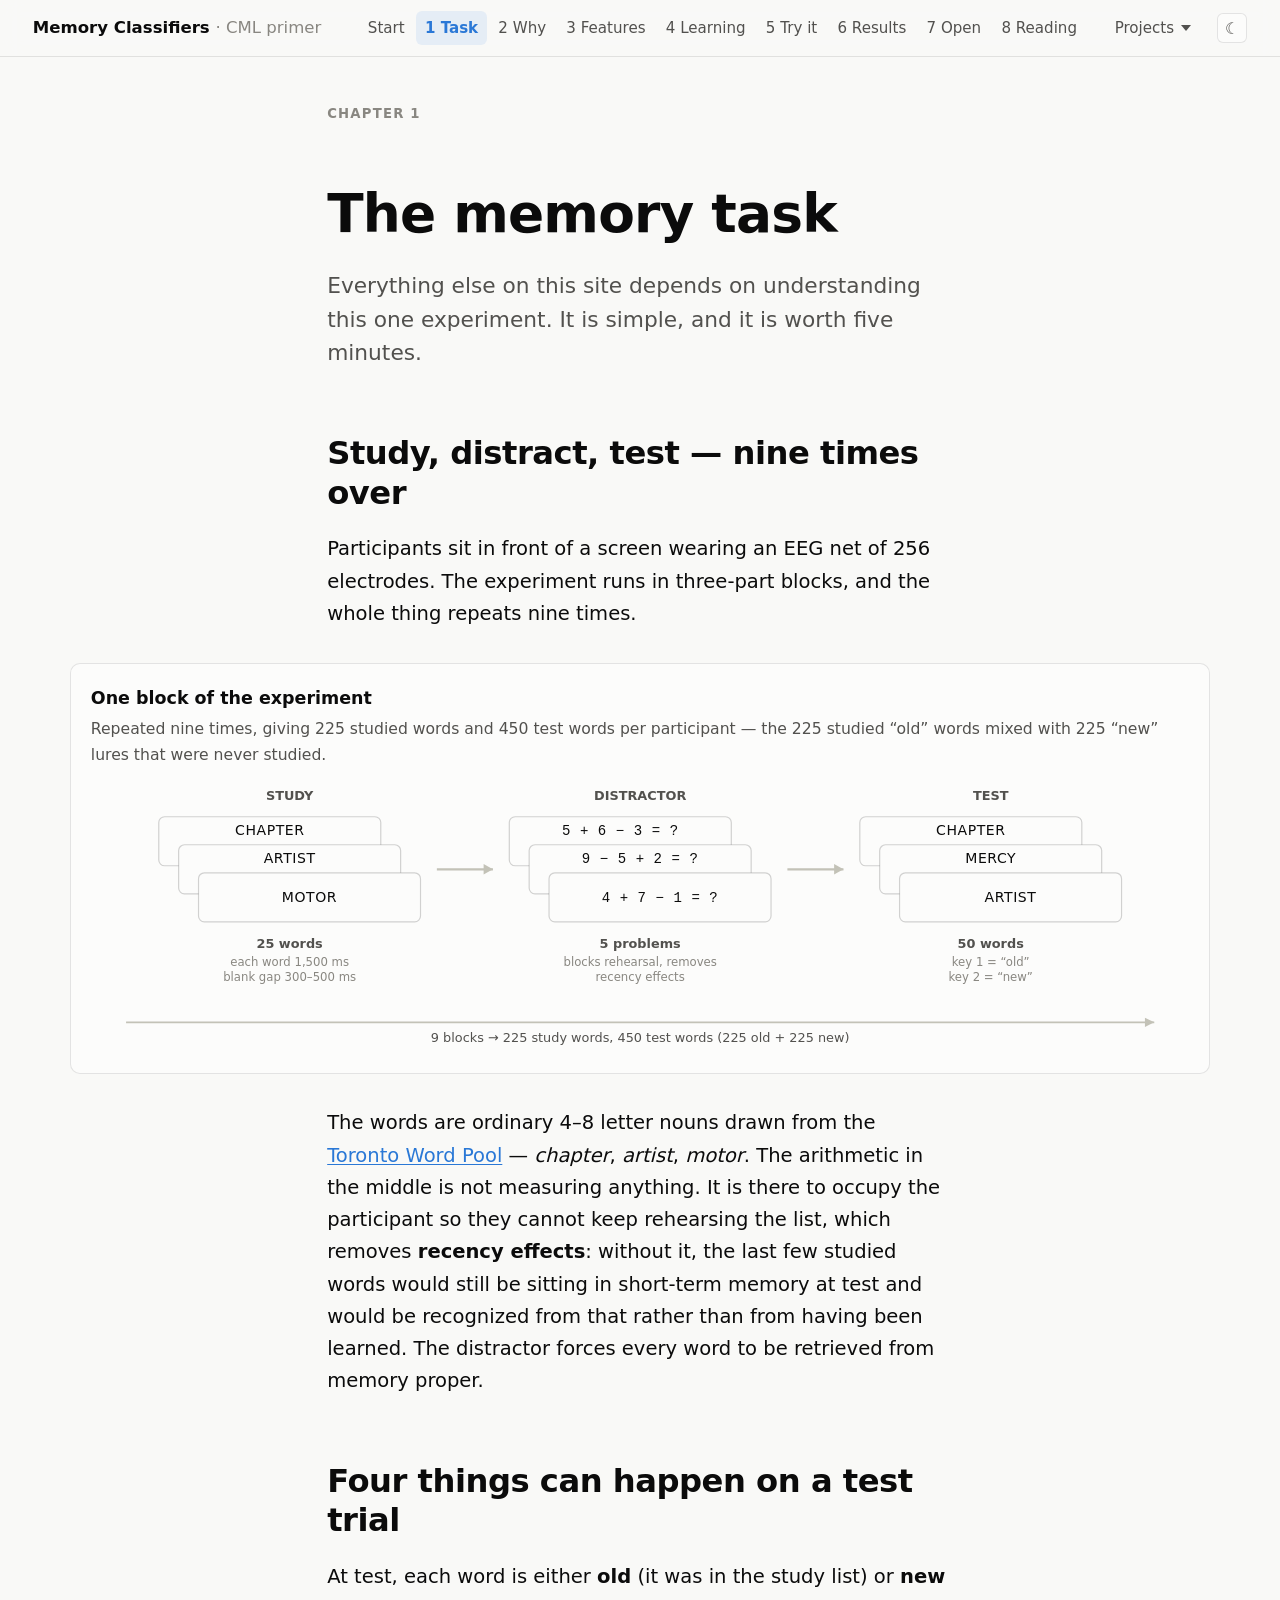
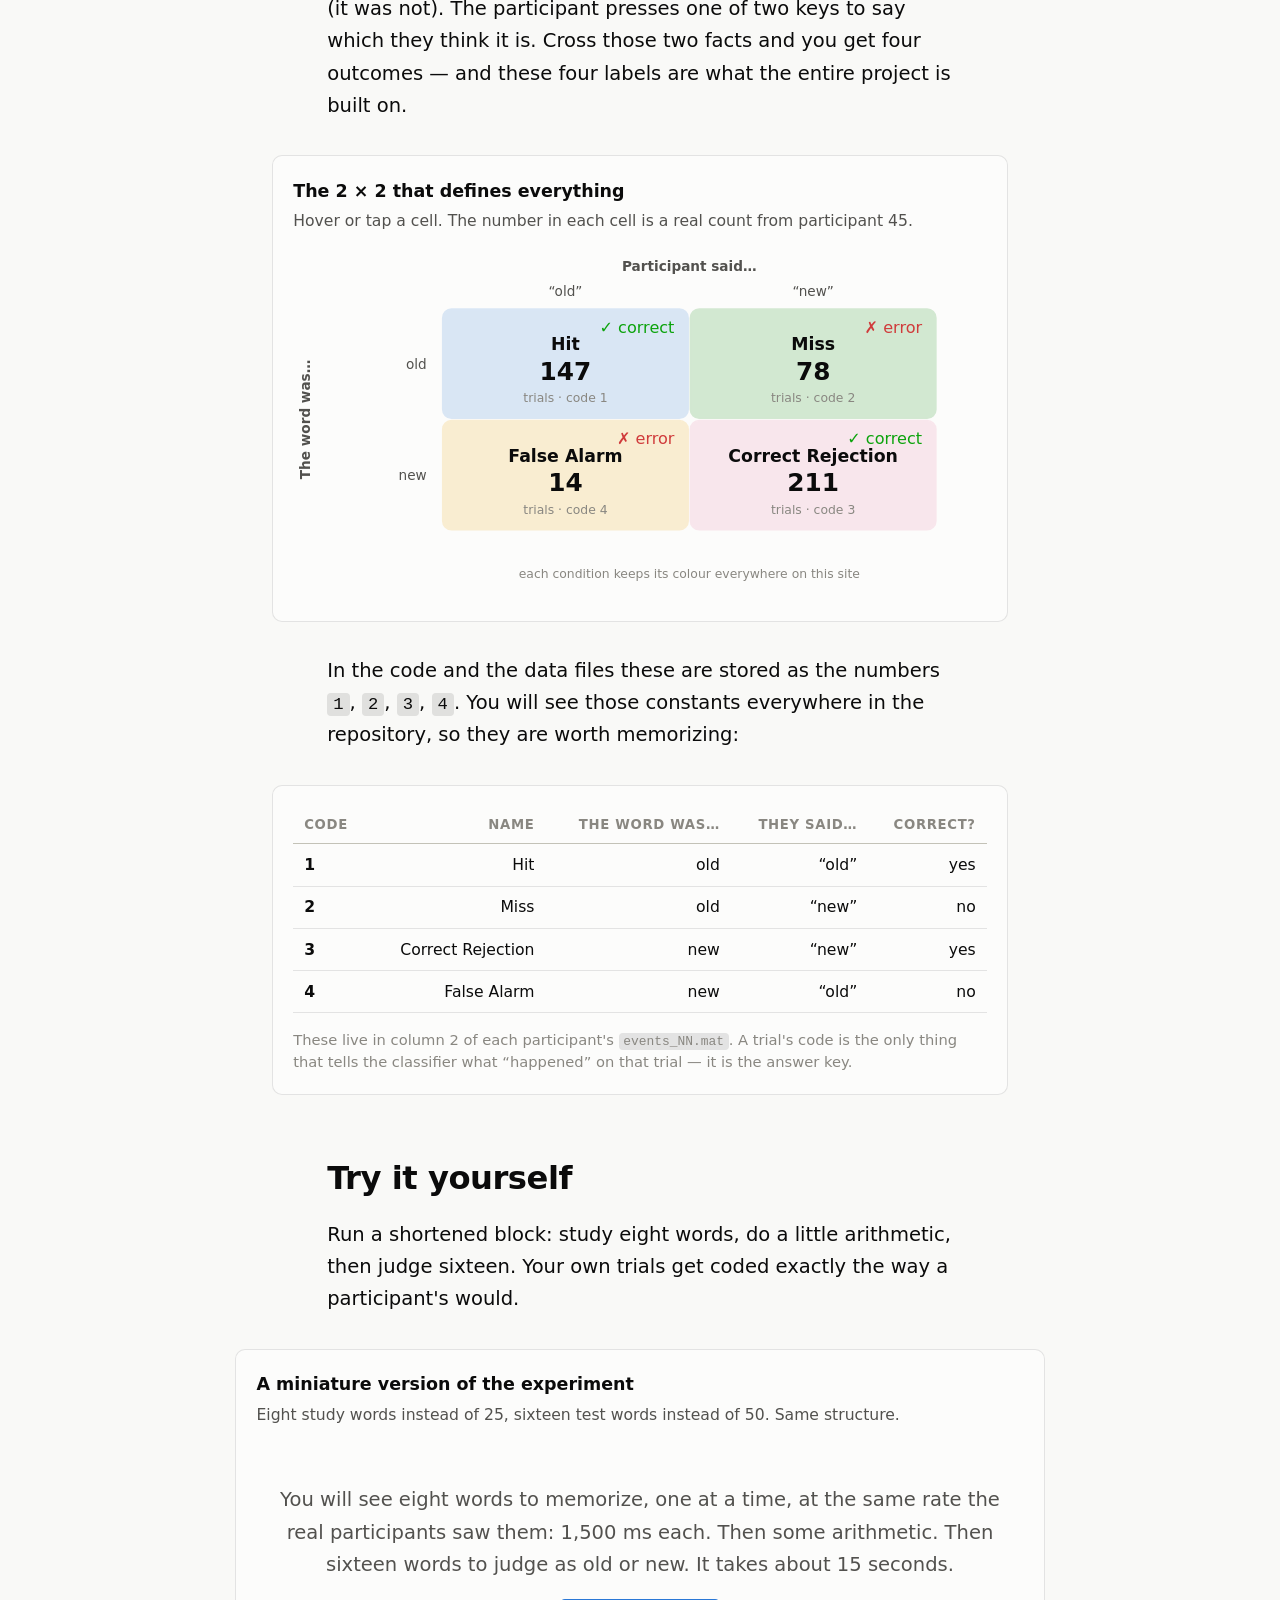
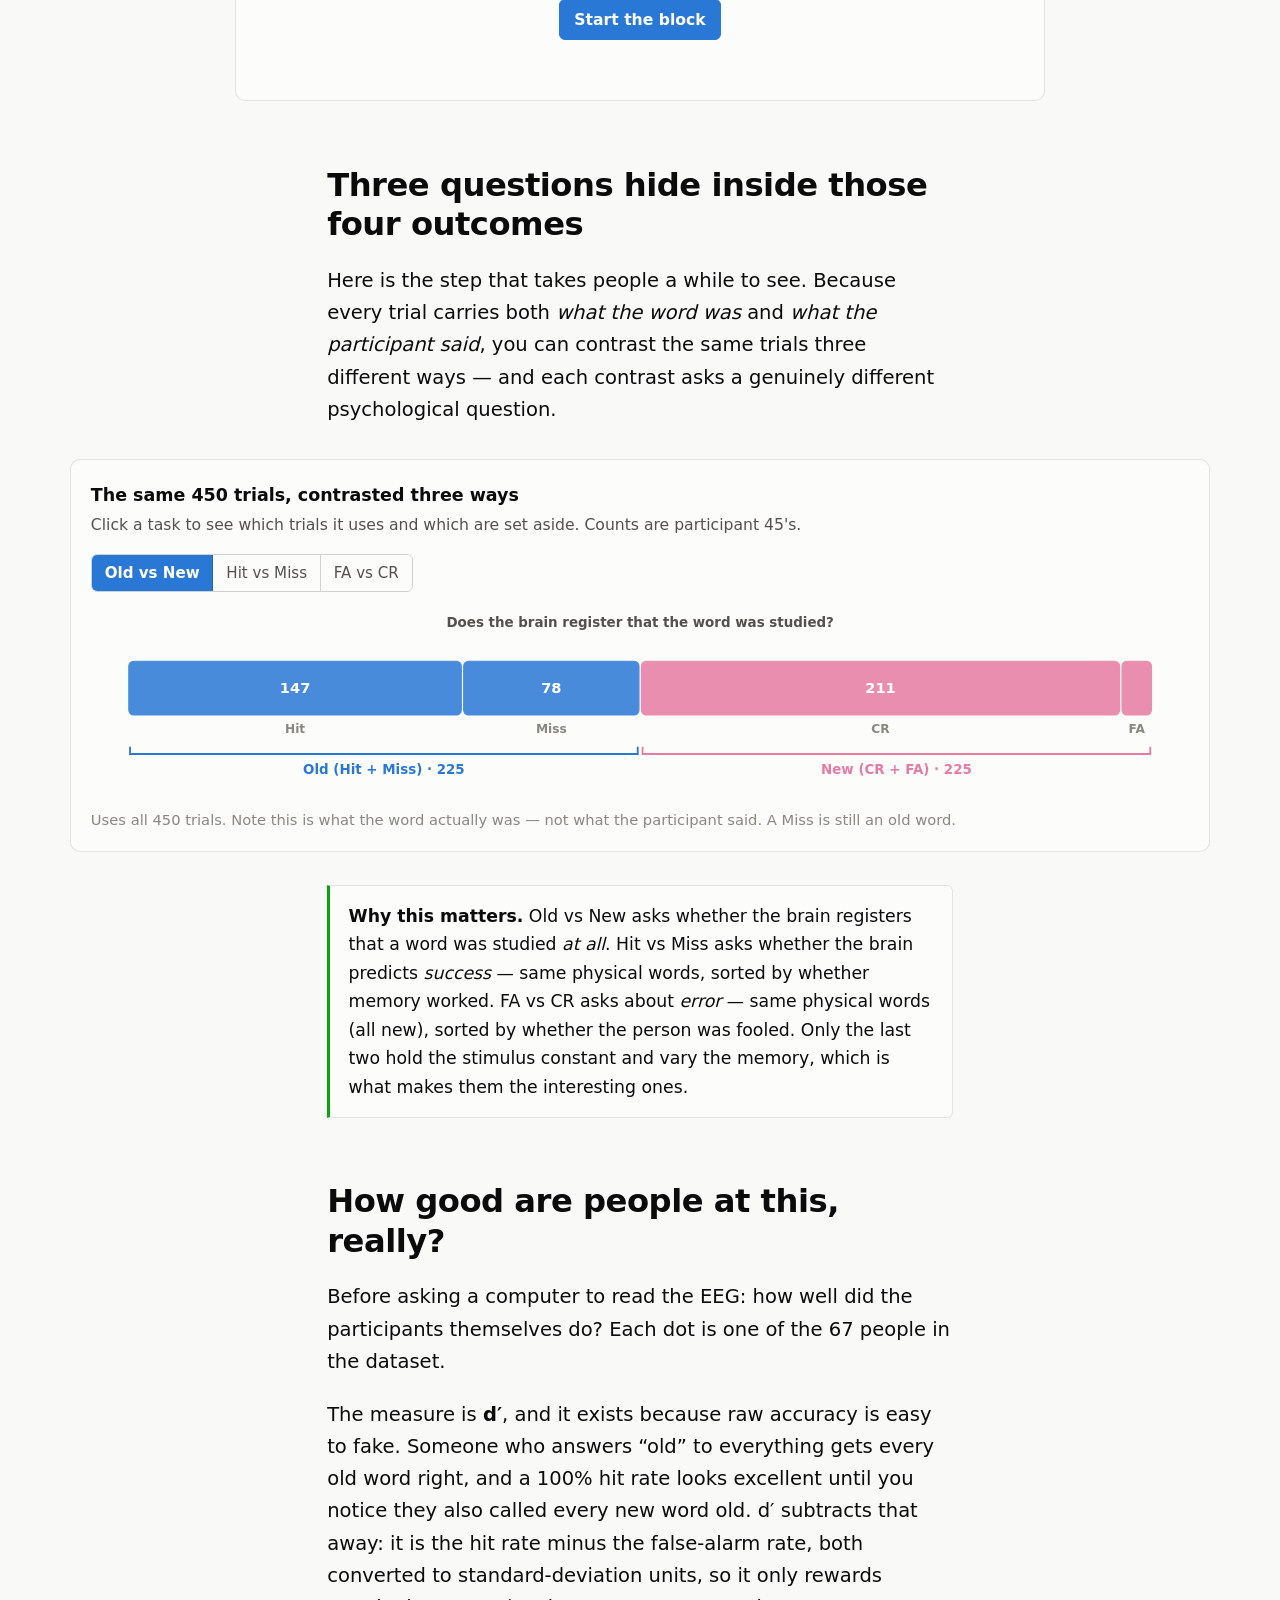
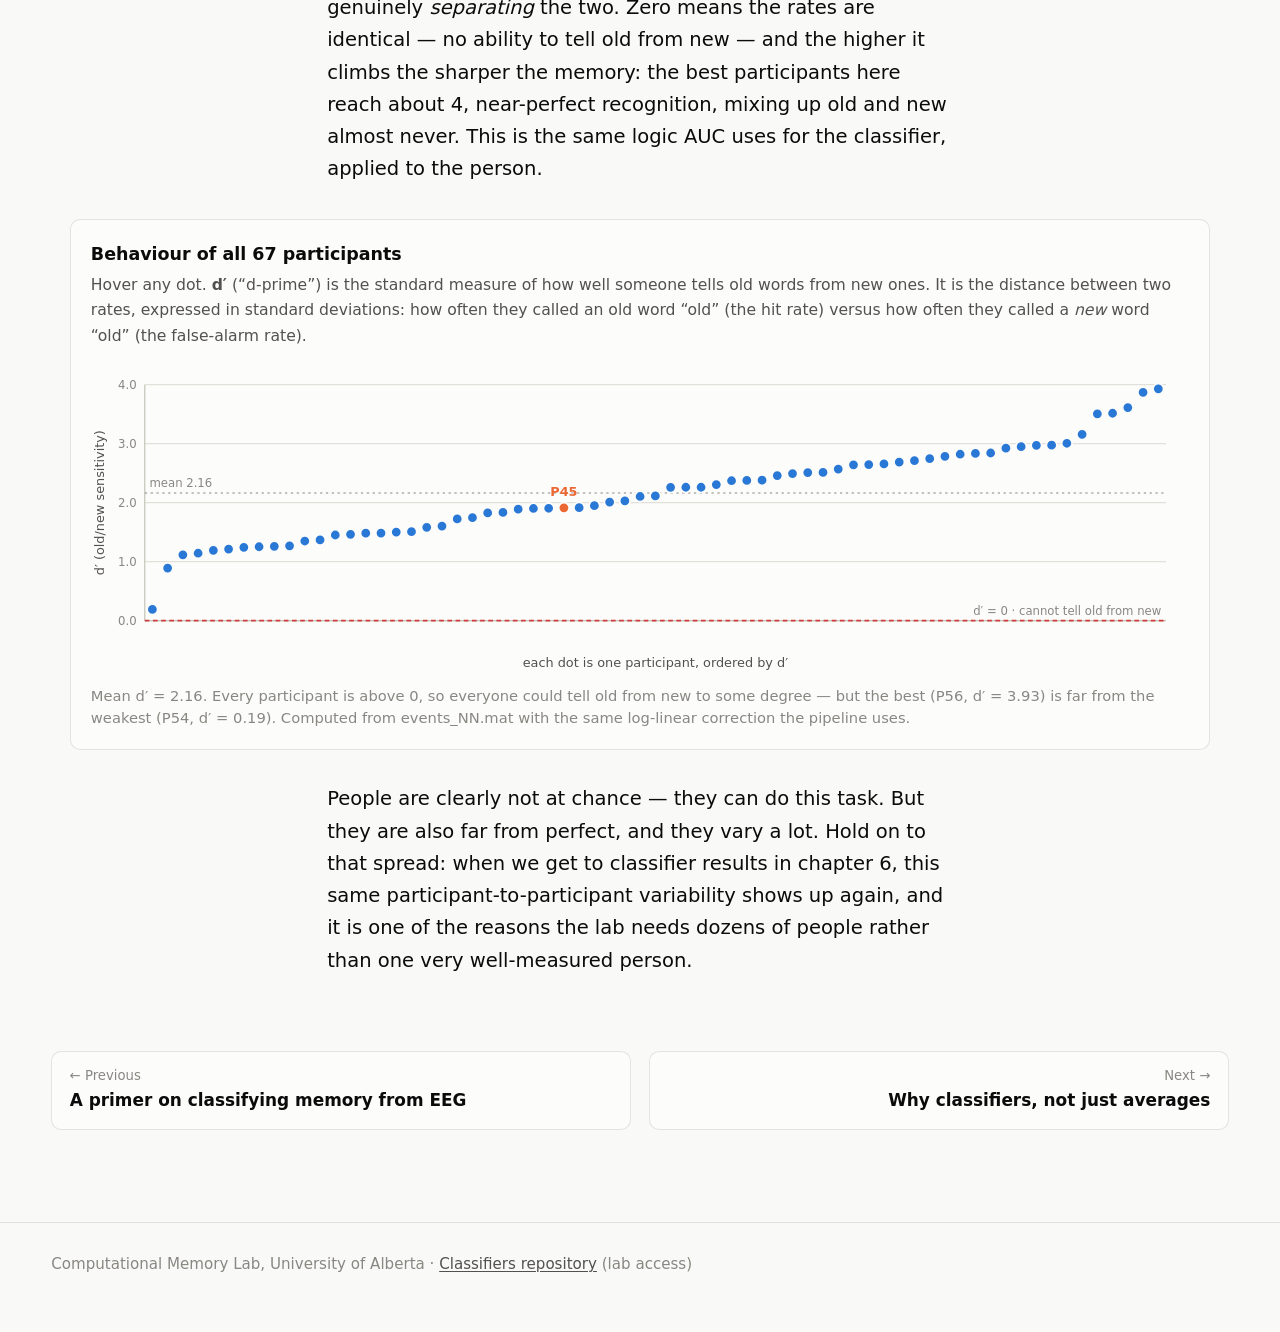
<file: task.html>
<!doctype html>
<html lang="en">
<head>
<meta charset="utf-8">
<meta name="viewport" content="width=device-width, initial-scale=1">
<title>1. The memory task | CML primer</title>
<meta name="description" content="What participants actually do in the recognition-memory experiment, and the four outcomes every test trial falls into.">
<link rel="stylesheet" href="assets/site.css">
</head>
<body>

<header class="topbar">
  <a class="topbar__home" href="index.html">Memory Classifiers <span>· CML primer</span></a>
  <div class="topbar__spacer"></div>
  <nav class="topbar__nav" aria-label="Chapters"></nav>
  <button class="theme-toggle" type="button">☾</button>
</header>

<main class="wrap">
  <section style="padding: 2.5rem 0 0;">
    <div class="prose">
      <p class="eyebrow">Chapter 1</p>
      <h1>The memory task</h1>
      <p class="lede">
        Everything else on this site depends on understanding this one experiment.
        It is simple, and it is worth five minutes.
      </p>
    </div>
  </section>

  <section class="chapter">
    <div class="prose">
      <h2>Study, distract, test — nine times over</h2>
      <p>
        Participants sit in front of a screen wearing an EEG net of 256 electrodes. The
        experiment runs in three-part blocks, and the whole thing repeats nine times.
      </p>
    </div>

    <div class="figure figure--wide">
      <div class="figure__title">One block of the experiment</div>
      <div class="figure__sub">Repeated nine times, giving 225 studied words and 450 test words per participant — the 225 studied “old” words mixed with 225 “new” lures that were never studied.</div>
      <div id="block-diagram"></div>
    </div>

    <div class="prose">
      <p>
        The words are ordinary 4–8 letter nouns drawn from the
        <a href="https://doi.org/10.3758/BF03203275">Toronto Word Pool</a> — <em>chapter</em>,
        <em>artist</em>, <em>motor</em>. The arithmetic in the middle is not measuring
        anything. It is there to occupy the participant so they cannot keep rehearsing the
        list, which removes <strong>recency effects</strong>: without it, the last few
        studied words would still be sitting in short-term memory at test and would be
        recognized from that rather than from having been learned. The distractor forces
        every word to be retrieved from memory proper.
      </p>
    </div>
  </section>

  <section class="chapter">
    <div class="prose">
      <h2>Four things can happen on a test trial</h2>
      <p>
        At test, each word is either <strong>old</strong> (it was in the study list) or
        <strong>new</strong> (it was not). The participant presses one of two keys to say
        which they think it is. Cross those two facts and you get four outcomes — and
        these four labels are what the entire project is built on.
      </p>
    </div>

    <div class="figure" style="max-width: 40rem;">
      <div class="figure__title">The 2 × 2 that defines everything</div>
      <div class="figure__sub">Hover or tap a cell. The number in each cell is a real count from participant 45.</div>
      <div id="matrix"></div>
      <div class="figure__note" id="matrix-note"></div>
    </div>

    <div class="prose">
      <p>
        In the code and the data files these are stored as the numbers
        <code>1</code>, <code>2</code>, <code>3</code>, <code>4</code>. You will see those
        constants everywhere in the repository, so they are worth memorizing:
      </p>
    </div>

    <div class="figure" style="max-width: 40rem;">
      <div class="table-scroll">
        <table class="data">
          <thead>
            <tr><th>Code</th><th>Name</th><th>The word was…</th><th>They said…</th><th>Correct?</th></tr>
          </thead>
          <tbody>
            <tr><td class="num">1</td><td>Hit</td><td>old</td><td>“old”</td><td>yes</td></tr>
            <tr><td class="num">2</td><td>Miss</td><td>old</td><td>“new”</td><td>no</td></tr>
            <tr><td class="num">3</td><td>Correct Rejection</td><td>new</td><td>“new”</td><td>yes</td></tr>
            <tr><td class="num">4</td><td>False Alarm</td><td>new</td><td>“old”</td><td>no</td></tr>
          </tbody>
        </table>
      </div>
      <div class="figure__note">
        These live in column 2 of each participant's <code>events_NN.mat</code>. A trial's code is the only thing
        that tells the classifier what “happened” on that trial — it is the answer key.
      </div>
    </div>
  </section>

  <section class="chapter">
    <div class="prose">
      <h2>Try it yourself</h2>
      <p>
        Run a shortened block: study eight words, do a little arithmetic, then judge
        sixteen. Your own trials get coded exactly the way a participant's would.
      </p>
    </div>

    <div class="figure" style="max-width: 44rem;">
      <div class="figure__title">A miniature version of the experiment</div>
      <div class="figure__sub">Eight study words instead of 25, sixteen test words instead of 50. Same structure.</div>
      <div id="demo"></div>
    </div>
  </section>

  <section class="chapter">
    <div class="prose">
      <h2>Three questions hide inside those four outcomes</h2>
      <p>
        Here is the step that takes people a while to see. Because every trial carries
        both <em>what the word was</em> and <em>what the participant said</em>, you can
        contrast the same trials three different ways — and each contrast asks a genuinely
        different psychological question.
      </p>
    </div>

    <div class="figure figure--wide">
      <div class="figure__title">The same 450 trials, contrasted three ways</div>
      <div class="figure__sub">Click a task to see which trials it uses and which are set aside. Counts are participant 45's.</div>
      <div class="controls" id="task-controls"></div>
      <div id="task-split"></div>
      <div class="figure__note" id="task-note"></div>
    </div>

    <div class="prose">
      <div class="keypoint">
        <strong>Why this matters.</strong> Old vs New asks whether the brain registers
        that a word was studied <em>at all</em>. Hit vs Miss asks whether the brain
        predicts <em>success</em> — same physical words, sorted by whether memory worked.
        FA vs CR asks about <em>error</em> — same physical words (all new), sorted by
        whether the person was fooled. Only the last two hold the stimulus constant and
        vary the memory, which is what makes them the interesting ones.
      </div>
    </div>
  </section>

  <section class="chapter">
    <div class="prose">
      <h2>How good are people at this, really?</h2>
      <p>
        Before asking a computer to read the EEG: how well did the participants
        themselves do? Each dot is one of the 67 people in the dataset.
      </p>
      <p>
        The measure is <strong>d′</strong>, and it exists because raw accuracy is easy to
        fake. Someone who answers “old” to everything gets every old word right, and a
        100% hit rate looks excellent until you notice they also called every new word
        old. d′ subtracts that away: it is the hit rate minus the false-alarm rate, both
        converted to standard-deviation units, so it only rewards genuinely
        <em>separating</em> the two. Zero means the rates are identical — no ability to
        tell old from new — and the higher it climbs the sharper the memory: the best
        participants here reach about 4, near-perfect recognition, mixing up old and new
        almost never. This is the same logic AUC uses for the classifier, applied to the
        person.
      </p>
    </div>

    <div class="figure figure--wide">
      <div class="figure__title">Behaviour of all 67 participants</div>
      <div class="figure__sub">
        Hover any dot. <b>d′</b> (“d-prime”) is the standard measure of how well someone
        tells old words from new ones. It is the distance between two rates, expressed in
        standard deviations: how often they called an old word “old” (the hit rate) versus
        how often they called a <em>new</em> word “old” (the false-alarm rate).
      </div>
      <div id="dprime-chart"></div>
      <div class="figure__note" id="dprime-note"></div>
    </div>

    <div class="prose">
      <p>
        People are clearly not at chance — they can do this task. But they are also far
        from perfect, and they vary a lot. Hold on to that spread: when we get to
        classifier results in chapter 6, this same participant-to-participant variability
        shows up again, and it is one of the reasons the lab needs dozens of people
        rather than one very well-measured person.
      </p>
    </div>
  </section>

  <nav class="pager"></nav>
</main>

<footer class="footer">
  <div class="wrap">
    Computational Memory Lab, University of Alberta ·
    <a href="https://github.com/Computational-Memory-Lab/Classifiers">Classifiers repository</a> <span class="muted">(lab access)</span>
  </div>
</footer>

<script type="module">
import {
  initChrome, loadJSON, svgRoot, frame, scale, el, responsive, token, tooltip,
  rng, mean, ticks,
} from './assets/site.js';

initChrome();
const tip = tooltip();
const P = await loadJSON('data/participants.json');
const E = await loadJSON('data/erp.json');
const counts = E.counts;

/* ================= block diagram ================= */
{
  const host = document.getElementById('block-diagram');
  responsive(host, () => {
    const w = 940, h = 230;
    const svg = svgRoot(host, w, h);
    const panels = [
      { t: 'STUDY', sub: '25 words', words: ['CHAPTER', 'ARTIST', 'MOTOR'],
        note: 'each word 1,500 ms\nblank gap 300–500 ms', c: '--series-1' },
      { t: 'DISTRACTOR', sub: '5 problems', words: ['5 + 6 − 3 = ?', '9 − 5 + 2 = ?', '4 + 7 − 1 = ?'],
        note: 'blocks rehearsal, removes\nrecency effects', c: '--series-4' },
      { t: 'TEST', sub: '50 words', words: ['CHAPTER', 'MERCY', 'ARTIST'],
        note: 'key 1 = “old”\nkey 2 = “new”', c: '--series-2' },
    ];
    // Card stacks are laid out first so the arrows can be placed in the gaps
    // between them rather than on top of them.
    const cardW = 190, cardH = 42, dx = 17, dy = 24, y0 = 28;
    const stackW = cardW + dx * 2;                       // full width of a stack
    const stackH = cardH + dy * 2;
    const gap = 76;
    const total = panels.length * stackW + (panels.length - 1) * gap;
    const x0 = (w - total) / 2;

    panels.forEach((p, i) => {
      const sx = x0 + i * (stackW + gap);                // stack's left edge
      const mid = sx + stackW / 2;                       // stack's centre

      el('text', { x: mid, y: 14, 'text-anchor': 'middle', class: 'axis-label',
        fill: token(p.c), 'font-weight': 700 }, svg).textContent = p.t;

      // Stacked cards, back to front. Each word sits vertically centred in the
      // strip of its own card that the next card does not cover.
      p.words.forEach((word, k) => {
        const cx = sx + k * dx, cy = y0 + k * dy;
        const covered = k < p.words.length - 1;          // is another card on top?
        const strip = covered ? dy : cardH;              // visible height
        el('rect', { x: cx, y: cy, width: cardW, height: cardH, rx: 5,
          fill: token('--surface-1'), stroke: token('--border-strong') }, svg);
        el('text', { x: cx + cardW / 2, y: cy + strip / 2 + 4, 'text-anchor': 'middle',
          fill: token('--text-primary'), 'font-size': 12, 'letter-spacing': '0.04em',
          'font-family': p.t === 'DISTRACTOR' ? 'var(--mono)' : 'inherit' }, svg).textContent = word;
      });

      // caption, centred under the stack
      el('text', { x: mid, y: y0 + stackH + 22, 'text-anchor': 'middle',
        class: 'axis-label', 'font-weight': 600 }, svg).textContent = p.sub;
      p.note.split('\n').forEach((line, k) => {
        el('text', { x: mid, y: y0 + stackH + 38 + k * 13, 'text-anchor': 'middle',
          class: 'tick' }, svg).textContent = line;
      });

      // arrow, in the gap between this stack and the next
      if (i < panels.length - 1) {
        const a = sx + stackW + 14, b = sx + stackW + gap - 14;
        const ay = y0 + stackH / 2;
        el('path', { d: `M${a} ${ay} L${b} ${ay}`, stroke: token('--baseline'), 'stroke-width': 2 }, svg);
        el('path', { d: `M${b} ${ay} l-8 -4.5 v9 z`, fill: token('--baseline') }, svg);
      }
    });
    // repeat bar
    const by = h - 26;
    el('line', { x1: 30, x2: w - 30, y1: by, y2: by, stroke: token('--baseline'), 'stroke-width': 1.5 }, svg);
    el('path', { d: `M${w - 30} ${by} l-8 -4 v8 z`, fill: token('--baseline') }, svg);
    el('text', { x: w / 2, y: by + 17, 'text-anchor': 'middle', class: 'axis-label' }, svg)
      .textContent = '9 blocks → 225 study words, 450 test words (225 old + 225 new)';
  });
}

/* ================= 2x2 matrix ================= */
{
  const host = document.getElementById('matrix');
  const note = document.getElementById('matrix-note');
  const cells = [
    { r: 0, c: 0, name: 'Hit', code: 1, key: 'Hit', col: '--c-hit', ok: true,
      say: 'Correctly said that a word was old.' },
    { r: 0, c: 1, name: 'Miss', code: 2, key: 'Miss', col: '--c-miss', ok: false,
      say: 'Incorrectly said that a word was new.' },
    { r: 1, c: 0, name: 'False Alarm', code: 4, key: 'FA', col: '--c-fa', ok: false,
      say: 'Incorrectly said that a word was old.' },
    { r: 1, c: 1, name: 'Correct Rejection', code: 3, key: 'CR', col: '--c-cr', ok: true,
      say: 'Correctly said that a word was new.' },
  ];
  responsive(host, () => {
    const w = 560, h = 270;
    const svg = svgRoot(host, w, h);
    const x0 = 120, y0 = 46, cw = 200, ch = 90;
    el('text', { x: x0 + cw, y: 16, 'text-anchor': 'middle', class: 'axis-label', 'font-weight': 700 }, svg)
      .textContent = 'Participant said…';
    ['“old”', '“new”'].forEach((t, i) => {
      el('text', { x: x0 + i * cw + cw / 2, y: 36, 'text-anchor': 'middle', class: 'axis-label' }, svg).textContent = t;
    });
    el('text', { x: 14, y: y0 + ch, 'text-anchor': 'middle', class: 'axis-label', 'font-weight': 700,
      transform: `rotate(-90 14 ${y0 + ch})` }, svg).textContent = 'The word was…';
    ['old', 'new'].forEach((t, i) => {
      el('text', { x: x0 - 12, y: y0 + i * ch + ch / 2 + 4, 'text-anchor': 'end', class: 'axis-label' }, svg).textContent = t;
    });
    for (const c of cells) {
      const x = x0 + c.c * cw, y = y0 + c.r * ch;
      const g = el('g', { style: 'cursor:pointer' }, svg);
      // 2px surface gap between fills
      el('rect', { x: x + 1, y: y + 1, width: cw - 2, height: ch - 2, rx: 7,
        fill: token(c.col), opacity: 0.16, stroke: token(c.col), 'stroke-width': 1.5 }, g);
      el('text', { x: x + cw / 2, y: y + 34, 'text-anchor': 'middle',
        fill: token('--text-primary'), 'font-size': 14, 'font-weight': 660 }, g).textContent = c.name;
      el('text', { x: x + cw / 2, y: y + 58, 'text-anchor': 'middle',
        fill: token('--text-primary'), 'font-size': 20, 'font-weight': 680 }, g).textContent = counts[c.key];
      el('text', { x: x + cw / 2, y: y + 76, 'text-anchor': 'middle', class: 'tick' }, g)
        .textContent = `trials · code ${c.code}`;
      // correctness carried by a glyph, not by colour -- the four colours are
      // identities that follow these conditions across every chart on the site
      el('text', { x: x + cw - 12, y: y + 20, 'text-anchor': 'end', 'font-size': 13,
        fill: c.ok ? token('--good') : token('--critical') }, g)
        .textContent = c.ok ? '✓ correct' : '✗ error';
      const html = `<b>${c.name}</b> · code ${c.code}<br>${c.say}<br>`
        + `<span style="opacity:.7">${counts[c.key]} of participant 45's 450 trials</span>`;
      g.addEventListener('pointerenter', (ev) => tip.show(html, ev.clientX, ev.clientY));
      g.addEventListener('pointermove', (ev) => tip.show(html, ev.clientX, ev.clientY));
      g.addEventListener('pointerleave', () => tip.hide());
    }
    el('text', { x: x0 + cw, y: h - 6, 'text-anchor': 'middle', class: 'tick' }, svg)
      .textContent = 'each condition keeps its colour everywhere on this site';
  });
}

/* ================= mini experiment ================= */
{
  const STUDY = ['CHAPTER', 'ARTIST', 'MOTOR', 'MERCY', 'HARBOUR', 'PENCIL', 'THUNDER', 'GARDEN'];
  const LURES = ['CANDLE', 'MARKET', 'RIVER', 'PUZZLE', 'SILVER', 'TUNNEL', 'ORCHARD', 'BUTTON'];
  const host = document.getElementById('demo');
  const rand = rng(7);

  let state = 'intro';
  let i = 0;
  let testList = [];
  let responses = [];
  let mathA = 0, mathB = 0, mathC = 0;
  let showWord = true;

  const shuffle = (a) => {
    const b = a.slice();
    for (let k = b.length - 1; k > 0; k--) {
      const j = Math.floor(rand() * (k + 1));
      [b[k], b[j]] = [b[j], b[k]];
    }
    return b;
  };

  function begin() {
    state = 'study'; i = 0;
    testList = shuffle(STUDY.map((w) => ({ w, old: true })).concat(LURES.map((w) => ({ w, old: false }))));
    responses = [];
    render();
    step();
  }

  // Chen et al. (2014): each study word is on screen for 1,500 ms, followed by a
  // blank gap jittered between 300 and 500 ms. Matching that matters -- at a
  // faster rate the task feels unreasonably hard and misrepresents the study.
  const WORD_MS = 1500;
  const GAP_MIN = 300, GAP_MAX = 500;

  function step() {
    if (state !== 'study') return;
    if (i >= STUDY.length) {
      state = 'math';
      mathA = 3 + Math.floor(rand() * 7);
      mathB = 1 + Math.floor(rand() * 5);
      mathC = 2 + Math.floor(rand() * 6);
      render();
      return;
    }
    showWord = true;
    render();
    setTimeout(() => {
      showWord = false;              // the blank gap between words
      render();
      setTimeout(() => { i++; step(); }, GAP_MIN + rand() * (GAP_MAX - GAP_MIN));
    }, WORD_MS);
  }

  function answer(saidOld) {
    const item = testList[i];
    const code = item.old ? (saidOld ? 1 : 2) : (saidOld ? 4 : 3);
    responses.push({ ...item, saidOld, code });
    i++;
    if (i >= testList.length) state = 'done';
    render();
  }

  const NAMES = { 1: 'Hit', 2: 'Miss', 3: 'Correct Rejection', 4: 'False Alarm' };
  const COLS = { 1: '--c-hit', 2: '--c-miss', 3: '--c-cr', 4: '--c-fa' };

  function render() {
    if (state === 'intro') {
      host.innerHTML = `<div style="text-align:center;padding:2.2rem 1rem">
        <p style="color:var(--text-secondary);margin-bottom:1rem">
          You will see eight words to memorize, one at a time, at the same rate the real
          participants saw them: 1,500 ms each. Then some arithmetic. Then sixteen words
          to judge as old or new. It takes about 15 seconds.</p>
        <button class="btn btn--primary" id="go">Start the block</button></div>`;
      host.querySelector('#go').onclick = begin;
      return;
    }
    if (state === 'study') {
      host.innerHTML = `<div style="text-align:center;padding:1rem">
        <div class="eyebrow">Study phase · word ${Math.min(i + 1, 8)} of 8</div>
        <div style="font-size:2.4rem;font-weight:600;letter-spacing:0.06em;margin:2rem 0;
                    height:3.6rem;display:flex;align-items:center;justify-content:center">${showWord ? (STUDY[i] ?? '') : ''}</div>
        <div class="small muted">Just read each word and try to remember it.<br>
          <span style="opacity:.7">1,500 ms per word, then a blank gap of 300–500 ms — the real rate.</span></div></div>`;
      return;
    }
    if (state === 'math') {
      host.innerHTML = `<div style="text-align:center;padding:1.4rem 1rem">
        <div class="eyebrow">Distractor</div>
        <div class="mono" style="font-size:2rem;margin:1.4rem 0">${mathA} + ${mathB} − ${mathC} = ?</div>
        <div class="small muted" style="margin-bottom:1rem">
          Real participants type the answer. The point is only to occupy your mind for a moment.</div>
        <button class="btn btn--primary" id="go">Answer: ${mathA + mathB - mathC} — continue</button></div>`;
      host.querySelector('#go').onclick = () => { state = 'test'; i = 0; render(); };
      return;
    }
    if (state === 'test') {
      const last = responses[responses.length - 1];
      host.innerHTML = `<div style="text-align:center;padding:1rem">
        <div class="eyebrow">Test phase · word ${i + 1} of 16</div>
        <div style="font-size:2.4rem;font-weight:600;letter-spacing:0.06em;margin:1.6rem 0;
                    height:3.6rem;display:flex;align-items:center;justify-content:center">${testList[i].w}</div>
        <div class="controls" style="justify-content:center">
          <button class="btn" id="old">Old — I studied it</button>
          <button class="btn" id="new">New — I did not</button>
        </div>
        <div class="small" style="min-height:1.4rem;margin-top:0.7rem">${
          last ? `<span style="color:${token(COLS[last.code])}">●</span> <b>${last.w}</b> → ${NAMES[last.code]} <span class="muted">(code ${last.code})</span>` : ''
        }</div></div>`;
      host.querySelector('#old').onclick = () => answer(true);
      host.querySelector('#new').onclick = () => answer(false);
      return;
    }
    // done
    const tally = { 1: 0, 2: 0, 3: 0, 4: 0 };
    responses.forEach((r) => tally[r.code]++);
    const hr = (tally[1] + 0.5) / (8 + 1);
    const fr = (tally[4] + 0.5) / (8 + 1);
    const z = (p) => { // Acklam inverse normal, plenty accurate here
      const a = [-39.69683028665376, 220.9460984245205, -275.9285104469687,
        138.3577518672690, -30.66479806614716, 2.506628277459239];
      const b = [-54.47609879822406, 161.5858368580409, -155.6989798598866,
        66.80131188771972, -13.28068155288572];
      const c = [-0.007784894002430293, -0.3223964580411365, -2.400758277161838,
        -2.549732539343734, 4.374664141464968, 2.938163982698783];
      const d = [0.007784695709041462, 0.3224671290700398, 2.445134137142996, 3.754408661907416];
      const pl = 0.02425;
      let q, r;
      if (p < pl) { q = Math.sqrt(-2 * Math.log(p));
        return (((((c[0] * q + c[1]) * q + c[2]) * q + c[3]) * q + c[4]) * q + c[5])
             / ((((d[0] * q + d[1]) * q + d[2]) * q + d[3]) * q + 1); }
      if (p > 1 - pl) return -z(1 - p);
      q = p - 0.5; r = q * q;
      return (((((a[0] * r + a[1]) * r + a[2]) * r + a[3]) * r + a[4]) * r + a[5]) * q
           / (((((b[0] * r + b[1]) * r + b[2]) * r + b[3]) * r + b[4]) * r + 1);
    };
    const zh = z(hr), zf = z(fr);
    const d = zh - zf;
    host.innerHTML = `<div style="padding:0.6rem 0.2rem">
      <div class="eyebrow" style="text-align:center">Your block, coded</div>
      <div class="stats" style="margin:1rem 0">
        ${[1, 2, 4, 3].map((c) => `<div class="stat">
          <div class="stat__value" style="color:${token(COLS[c])}">${tally[c]}</div>
          <div class="stat__label">${NAMES[c]}<br><span class="muted">code ${c}</span></div></div>`).join('')}
      </div>
      <p class="small" style="color:var(--text-secondary)">
        Those four numbers get summarized into one: <b>d′</b> (“d-prime”). It compares how
        often you said “old” to an old word with how often you said “old” to a
        <em>new</em> one. Saying “old” a lot inflates both, so it is the gap between them,
        not the hit rate alone, that shows you could tell them apart. Here is yours, worked
        through:
      </p>
      <div class="table-scroll" style="margin:0.7rem 0">
        <table class="data" style="font-size:0.82rem">
          <tbody>
            <tr><td style="text-align:left">Hit rate</td>
              <td style="text-align:left" class="mono">(${tally[1]} hits + 0.5) / (8 old + 1) = <b>${hr.toFixed(3)}</b></td></tr>
            <tr><td style="text-align:left">False-alarm rate</td>
              <td style="text-align:left" class="mono">(${tally[4]} false alarms + 0.5) / (8 new + 1) = <b>${fr.toFixed(3)}</b></td></tr>
            <tr><td style="text-align:left">Convert each to z</td>
              <td style="text-align:left" class="mono">z(${hr.toFixed(3)}) = ${zh.toFixed(2)} &nbsp;·&nbsp; z(${fr.toFixed(3)}) = ${zf.toFixed(2)}</td></tr>
            <tr><td style="text-align:left"><b>d′ = z(hit) − z(FA)</b></td>
              <td style="text-align:left" class="mono">${zh.toFixed(2)} − (${zf.toFixed(2)}) = <b>${d.toFixed(2)}</b></td></tr>
          </tbody>
        </table>
      </div>
      <p class="small" style="color:var(--text-secondary)">
        The <b>z</b> step converts a proportion into standard-deviation units, which is what
        makes d′ a distance rather than a percentage. The <b>+0.5</b> and <b>+1</b> are a
        standard correction: a perfect 8/8 would give a rate of 1.0, whose z is infinity, so
        the counts are nudged off the extremes. d′ = 0 means the two rates are equal — you
        said “old” just as often to new words as to old ones, which is guessing.
      </p>
      <p class="small" style="color:var(--text-secondary)">
        The 67 people in the real dataset averaged
        <b>${mean(P.participants.map((p) => p.dprime)).toFixed(2)}</b>, over 450 trials rather
        than 16 and after a much longer study list.
      </p>
      <p class="small muted">
        Every one of those trials also carries 1.3 seconds of EEG from 256 electrodes,
        starting just before the word appeared. That pairing — an EEG response and a code
        from 1 to 4 — is the raw material for everything that follows.
      </p>
      <div class="controls" style="margin-top:0.8rem"><button class="btn" id="again">Run another block</button></div>
    </div>`;
    host.querySelector('#again').onclick = begin;
  }
  render();
  window.addEventListener('themechange', render);
}

/* ================= task splits ================= */
{
  const host = document.getElementById('task-split');
  const ctrls = document.getElementById('task-controls');
  const note = document.getElementById('task-note');
  const TASKS = {
    OldNew: {
      label: 'Old vs New', q: 'Does the brain register that the word was studied?',
      groups: [
        { name: 'Old (Hit + Miss)', keys: ['Hit', 'Miss'], col: '--c-hit' },
        { name: 'New (CR + FA)', keys: ['CR', 'FA'], col: '--c-cr' },
      ],
      note: 'Uses all 450 trials. Note this is what the word actually was — not what the participant said. A Miss is still an old word.',
    },
    HitMiss: {
      label: 'Hit vs Miss', q: 'Among studied words, does the brain predict remembering what was studied?',
      groups: [
        { name: 'Hit', keys: ['Hit'], col: '--c-hit' },
        { name: 'Miss', keys: ['Miss'], col: '--c-miss' },
      ],
      note: 'Uses only the 225 old words. All the new words are set aside. Every word here was studied — the only difference is whether memory worked.',
    },
    FAvsCR: {
      label: 'FA vs CR', q: 'Among new words, does the brain predict “remembering” what was never studied?',
      groups: [
        { name: 'False Alarm', keys: ['FA'], col: '--c-fa' },
        { name: 'Correct Rejection', keys: ['CR'], col: '--c-cr' },
      ],
      note: 'Uses only the 225 new words. Note how lopsided it is: participant 45 produced just 14 false alarms against 211 correct rejections. That imbalance causes real trouble later.',
    },
  };
  let cur = 'OldNew';
  ctrls.innerHTML = `<div class="segmented">${Object.entries(TASKS).map(([k, t]) =>
    `<button data-k="${k}" aria-pressed="${k === cur}">${t.label}</button>`).join('')}</div>`;
  ctrls.querySelectorAll('button').forEach((b) => {
    b.onclick = () => {
      cur = b.dataset.k;
      ctrls.querySelectorAll('button').forEach((o) => o.setAttribute('aria-pressed', o.dataset.k === cur));
      draw();
    };
  });

  const ALL = ['Hit', 'Miss', 'CR', 'FA'];
  function draw() {
    const t = TASKS[cur];
    const used = new Set(t.groups.flatMap((g) => g.keys));
    note.textContent = t.note;
    const w = 900, h = 150;
    const svg = svgRoot(host, w, h);
    el('text', { x: w / 2, y: 14, 'text-anchor': 'middle', class: 'axis-label', 'font-weight': 620 }, svg)
      .textContent = t.q;

    const total = 450;
    const x0 = 30, barW = w - 60, y = 42, bh = 44;
    let x = x0;
    for (const key of ALL) {
      const n = counts[key];
      const cw = (n / total) * barW;
      const inUse = used.has(key);
      const g = t.groups.find((gr) => gr.keys.includes(key));
      // 2px gap between fills
      el('rect', {
        x: x + 1, y, width: Math.max(0, cw - 2), height: bh, rx: 4,
        fill: inUse ? token(g.col) : token('--text-muted'),
        opacity: inUse ? 0.85 : 0.15,
        stroke: inUse ? token(g.col) : 'none', 'stroke-width': 1,
      }, svg);
      if (cw > 34) {
        el('text', { x: x + cw / 2, y: y + bh / 2 + 4, 'text-anchor': 'middle',
          'font-size': 12, 'font-weight': 620,
          fill: inUse ? '#fff' : token('--text-muted') }, svg).textContent = n;
      }
      el('text', { x: x + cw / 2, y: y + bh + 15, 'text-anchor': 'middle',
        class: 'tick', 'font-weight': inUse ? 620 : 400,
        fill: inUse ? token('--text-primary') : token('--text-muted') }, svg)
        .textContent = cw > 22 ? key : '';
      x += cw;
    }
    // group brackets
    let bx = x0;
    const spans = ALL.map((k) => (counts[k] / total) * barW);
    const idx = Object.fromEntries(ALL.map((k, i) => [k, i]));
    for (const g of t.groups) {
      const starts = g.keys.map((k) => x0 + spans.slice(0, idx[k]).reduce((s, v) => s + v, 0));
      const ends = g.keys.map((k) => x0 + spans.slice(0, idx[k] + 1).reduce((s, v) => s + v, 0));
      const a = Math.min(...starts), b = Math.max(...ends);
      const by = y + bh + 26;
      el('path', { d: `M${a + 2} ${by} v6 H${b - 2} v-6`, stroke: token(g.col), fill: 'none', 'stroke-width': 1.5 }, svg);
      el('text', { x: (a + b) / 2, y: by + 22, 'text-anchor': 'middle',
        'font-size': 11, 'font-weight': 620, fill: token(g.col) }, svg)
        .textContent = `${g.name} · ${g.keys.reduce((s, k) => s + counts[k], 0)}`;
    }
    const setAside = ALL.filter((k) => !used.has(k));
    if (setAside.length) {
      el('text', { x: w - 30, y: h - 4, 'text-anchor': 'end', class: 'tick' }, svg)
        .textContent = `set aside: ${setAside.map((k) => `${k} (${counts[k]})`).join(', ')}`;
    }
  }
  responsive(host, draw);
}

/* ================= d-prime dot plot ================= */
{
  const host = document.getElementById('dprime-chart');
  const rows = P.participants.map((p) => ({
    id: p.id, d: p.dprime,
    acc: (p.counts.Hit + p.counts.CR) / 450,
    ...p.counts,
  })).sort((a, b) => a.d - b.d);
  document.getElementById('dprime-note').textContent =
    `Mean d′ = ${mean(rows.map((r) => r.d)).toFixed(2)}. `
    + `Every participant is above 0, so everyone could tell old from new to some degree — `
    + `but the best (P${rows[rows.length - 1].id}, d′ = ${rows[rows.length - 1].d.toFixed(2)}) is far from the weakest `
    + `(P${rows[0].id}, d′ = ${rows[0].d.toFixed(2)}). Computed from events_NN.mat with the same log-linear correction the pipeline uses.`;

  responsive(host, () => {
    const w = 940, h = 260;
    const pad = { l: 46, r: 20, t: 16, b: 42 };
    const svg = svgRoot(host, w, h);
    const dmax = Math.max(...rows.map((r) => r.d));
    const xs = scale(-0.5, rows.length - 0.5, pad.l, w - pad.r);
    const ys = scale(0, Math.ceil(dmax * 2) / 2, h - pad.b, pad.t);
    frame(svg, w, h, pad, xs, ys, {
      xLabel: 'each dot is one participant, ordered by d′',
      yLabel: "d′ (old/new sensitivity)",
      xTicks: [], yFmt: (v) => v.toFixed(1),
    });
    // chance line
    el('line', { x1: pad.l, x2: w - pad.r, y1: ys(0), y2: ys(0), stroke: token('--critical'), 'stroke-width': 1.5, 'stroke-dasharray': '4 3' }, svg);
    el('text', { x: w - pad.r - 4, y: ys(0) - 5, 'text-anchor': 'end', class: 'tick', fill: token('--critical') }, svg)
      .textContent = 'd′ = 0 · cannot tell old from new';
    const m = mean(rows.map((r) => r.d));
    el('line', { x1: pad.l, x2: w - pad.r, y1: ys(m), y2: ys(m), stroke: token('--text-muted'), 'stroke-dasharray': '2 3' }, svg);
    el('text', { x: pad.l + 4, y: ys(m) - 5, class: 'tick' }, svg).textContent = `mean ${m.toFixed(2)}`;

    rows.forEach((r, i) => {
      const c = el('circle', {
        cx: xs(i), cy: ys(r.d), r: 4.5,
        fill: r.id === 45 ? token('--series-6') : token('--series-1'),
        stroke: token('--surface-1'), 'stroke-width': 1.5, // 2px surface ring
        style: 'cursor:pointer',
      }, svg);
      const html = `<b>Participant ${r.id}</b><br>d′ = <b>${r.d.toFixed(2)}</b> · accuracy ${(r.acc * 100).toFixed(0)}%<br>`
        + `${r.Hit} hits, ${r.Miss} misses<br>${r.CR} correct rejections, ${r.FA} false alarms`
        + (r.id === 45 ? '<br><span style="opacity:.7">the participant used for the demos on this site</span>' : '');
      c.addEventListener('pointerenter', (ev) => tip.show(html, ev.clientX, ev.clientY));
      c.addEventListener('pointermove', (ev) => tip.show(html, ev.clientX, ev.clientY));
      c.addEventListener('pointerleave', () => tip.hide());
    });
    // label P45
    const i45 = rows.findIndex((r) => r.id === 45);
    el('text', { x: xs(i45), y: ys(rows[i45].d) - 10, 'text-anchor': 'middle',
      class: 'direct-label', fill: token('--series-6') }, svg).textContent = 'P45';
  });
}
</script>
</body>
</html>
</file>
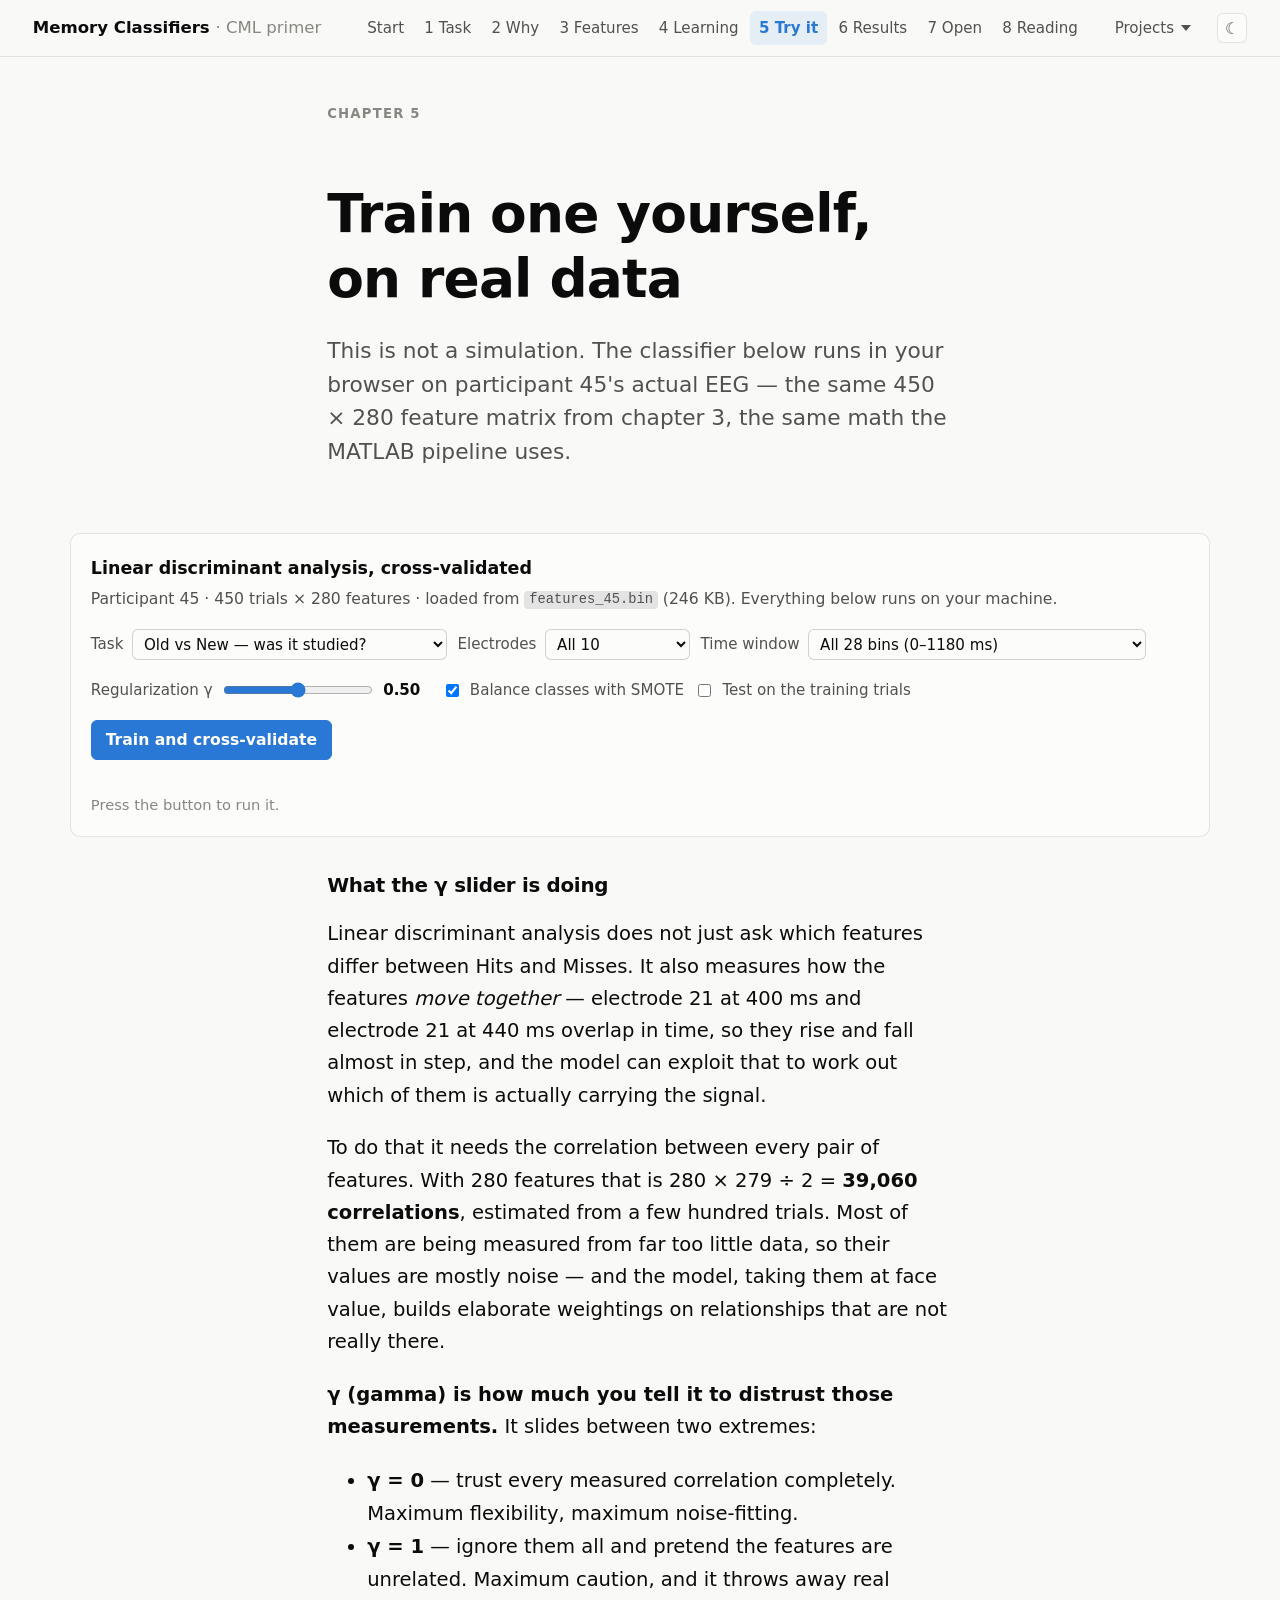
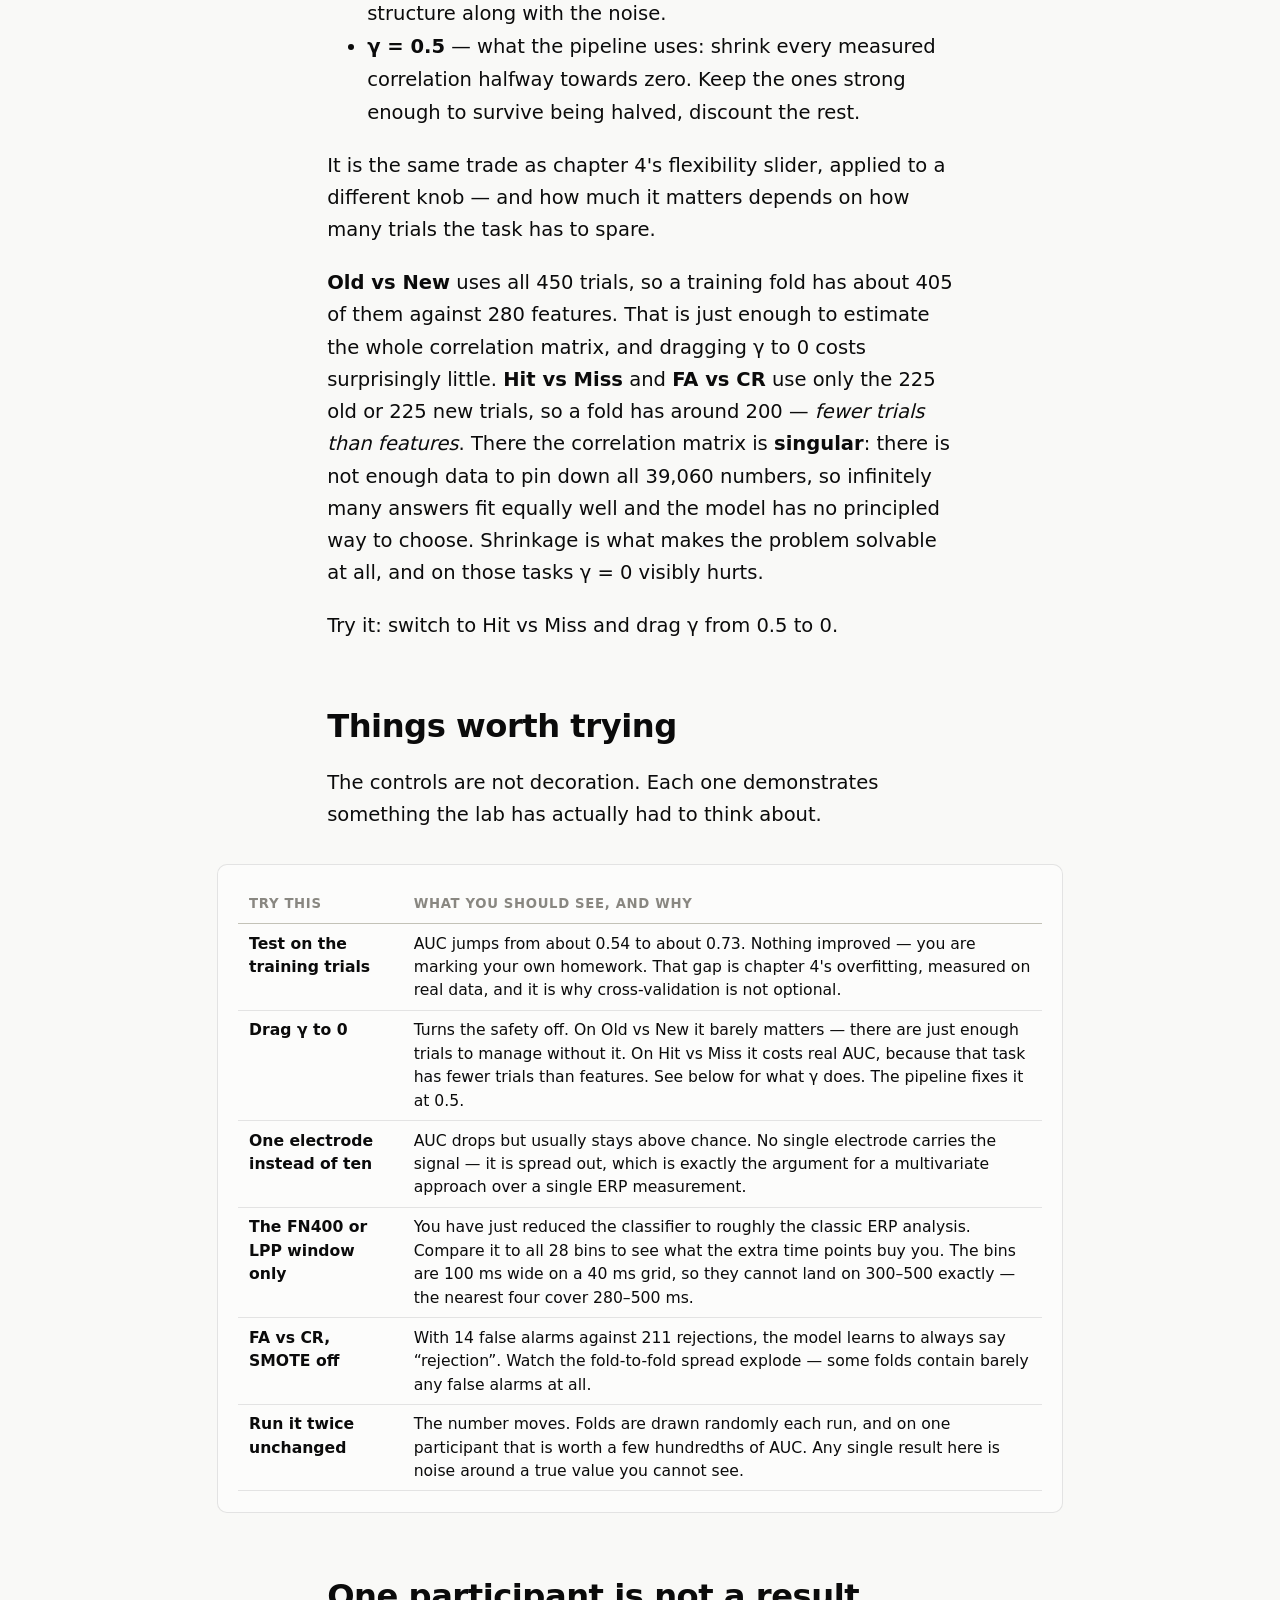
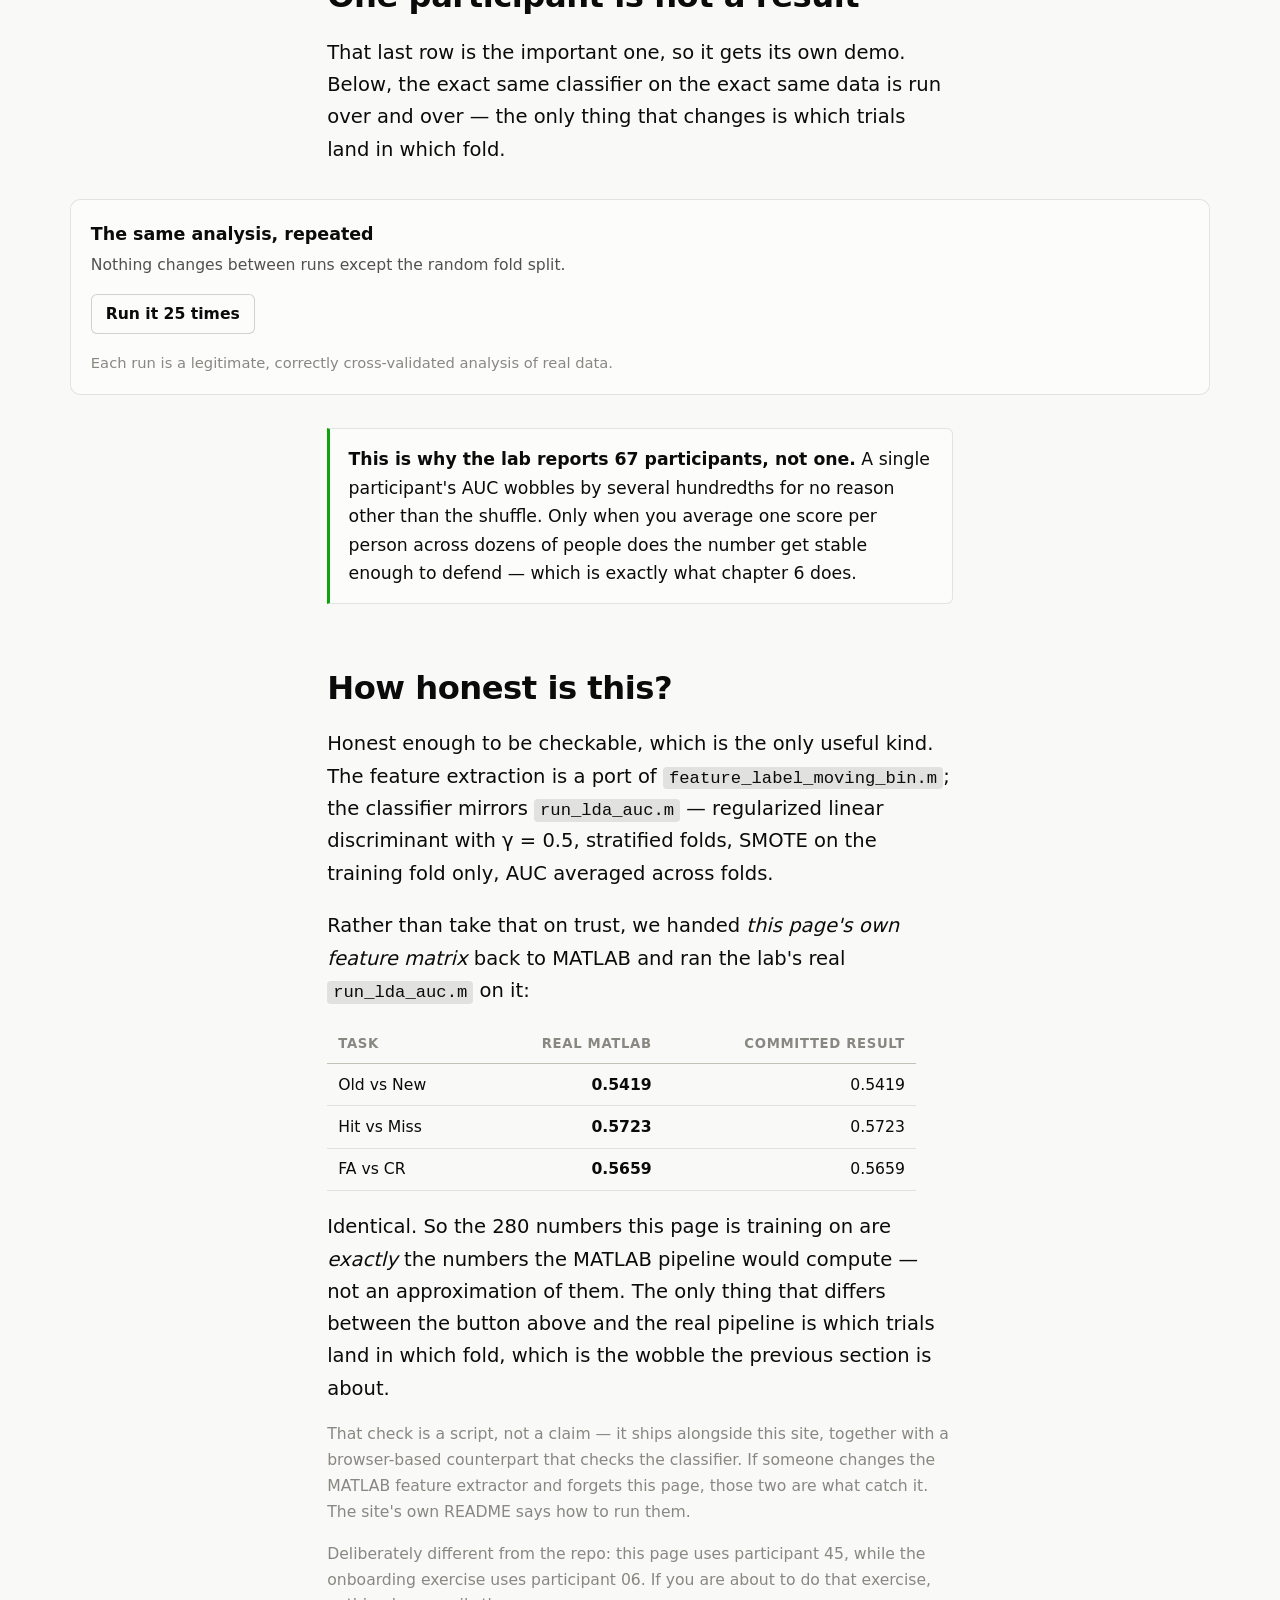
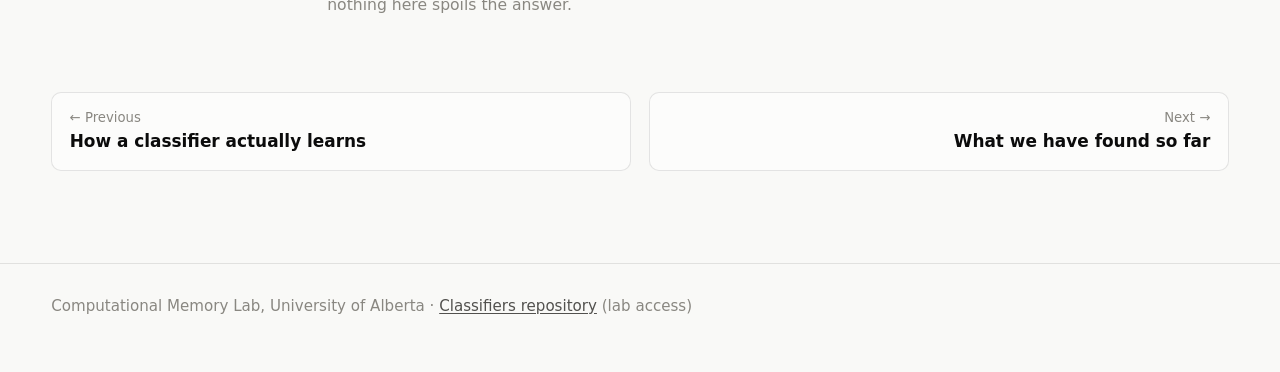
<file: try-it.html>
<!doctype html>
<html lang="en">
<head>
<meta charset="utf-8">
<meta name="viewport" content="width=device-width, initial-scale=1">
<title>5. Train one yourself, on real data | CML primer</title>
<meta name="description" content="Train a real linear discriminant classifier on real single-trial EEG, in your browser, with proper cross-validation.">
<link rel="stylesheet" href="assets/site.css">
</head>
<body>

<header class="topbar">
  <a class="topbar__home" href="index.html">Memory Classifiers <span>· CML primer</span></a>
  <div class="topbar__spacer"></div>
  <nav class="topbar__nav" aria-label="Chapters"></nav>
  <button class="theme-toggle" type="button">☾</button>
</header>

<main class="wrap">
  <section style="padding: 2.5rem 0 0;">
    <div class="prose">
      <p class="eyebrow">Chapter 5</p>
      <h1>Train one yourself, on real data</h1>
      <p class="lede">
        This is not a simulation. The classifier below runs in your browser on
        participant 45's actual EEG — the same 450 × 280 feature matrix from chapter 3,
        the same math the MATLAB pipeline uses.
      </p>
    </div>
  </section>

  <section class="chapter">
    <div class="figure figure--wide" style="margin-top:1.5rem">
      <div class="figure__title">Linear discriminant analysis, cross-validated</div>
      <div class="figure__sub" id="setup-sub"></div>

      <div class="controls" style="margin-top:0.9rem">
        <label class="field">
          Task
          <select id="task">
            <option value="OldNew">Old vs New — was it studied?</option>
            <option value="HitMiss">Hit vs Miss — will it be remembered?</option>
            <option value="FAvsCR">FA vs CR — will it fool them?</option>
          </select>
        </label>
        <label class="field">
          Electrodes
          <select id="elecs">
            <option value="all">All 10</option>
            <option value="21">Only 21 (Fz)</option>
            <option value="87">Only 87 (P3)</option>
            <option value="2">Just 21 and 87</option>
          </select>
        </label>
        <label class="field">
          Time window
          <select id="window">
            <option value="all">All 28 bins (0–1180 ms)</option>
            <option value="early">Early only (0–420 ms, 9 bins)</option>
            <option value="fn400">Around the FN400 (280–500 ms, 4 bins)</option>
            <option value="lpp">Around the LPP (480–820 ms, 7 bins)</option>
            <option value="late">Late only (600–1180 ms, 13 bins)</option>
          </select>
        </label>
      </div>

      <div class="controls">
        <label class="field" title="How strongly the model is stopped from trusting the feature correlations it measured">
          Regularization γ
          <input type="range" id="gamma" min="0" max="100" value="50">
          <output id="gamma-out">0.50</output>
        </label>
        <label class="field"><input type="checkbox" id="smote" checked> Balance classes with SMOTE</label>
        <label class="field"><input type="checkbox" id="cheat"> Test on the training trials</label>
      </div>

      <div class="controls">
        <button class="btn btn--primary" id="run">Train and cross-validate</button>
        <span id="status" class="small muted"></span>
      </div>

      <div class="split split--panel" style="margin-top:0.5rem">
        <div id="folds-chart"></div>
        <div id="roc2-chart"></div>
      </div>
      <div class="figure__note" id="result-note">Press the button to run it.</div>
    </div>

    <div class="prose">
      <div class="callout" id="compare-callout" hidden></div>
    </div>

    <div class="prose">
      <h3 style="margin-top:2rem">What the γ slider is doing</h3>
      <p>
        Linear discriminant analysis does not just ask which features differ between Hits
        and Misses. It also measures how the features <em>move together</em> — electrode
        21 at 400 ms and electrode 21 at 440 ms overlap in time, so they rise and fall
        almost in step, and the model can exploit that to work out which of them is
        actually carrying the signal.
      </p>
      <p>
        To do that it needs the correlation between every pair of features. With 280
        features that is 280 × 279 ÷ 2 = <strong>39,060 correlations</strong>, estimated
        from a few hundred trials. Most of them are being measured from far too little
        data, so their values are mostly noise — and the model, taking them at face value,
        builds elaborate weightings on relationships that are not really there.
      </p>
      <p>
        <strong>γ (gamma) is how much you tell it to distrust those measurements.</strong>
        It slides between two extremes:
      </p>
      <ul style="line-height:1.7">
        <li><strong>γ = 0</strong> — trust every measured correlation completely. Maximum
          flexibility, maximum noise-fitting.</li>
        <li><strong>γ = 1</strong> — ignore them all and pretend the features are unrelated.
          Maximum caution, and it throws away real structure along with the noise.</li>
        <li><strong>γ = 0.5</strong> — what the pipeline uses: shrink every measured
          correlation halfway towards zero. Keep the ones strong enough to survive being
          halved, discount the rest.</li>
      </ul>
      <p>
        It is the same trade as chapter 4's flexibility slider, applied to a different
        knob — and how much it matters depends on how many trials the task has to spare.
      </p>
      <p>
        <strong>Old vs New</strong> uses all 450 trials, so a training fold has about 405
        of them against 280 features. That is just enough to estimate the whole
        correlation matrix, and dragging γ to 0 costs surprisingly little.
        <strong>Hit vs Miss</strong> and <strong>FA vs CR</strong> use only the 225 old or
        225 new trials, so a fold has around 200 — <em>fewer trials than features</em>.
        There the correlation matrix is <strong>singular</strong>: there is not enough data
        to pin down all 39,060 numbers, so infinitely many answers fit equally well and the
        model has no principled way to choose. Shrinkage is what makes the problem solvable
        at all, and on those tasks γ = 0 visibly hurts.
      </p>
      <p>
        Try it: switch to Hit vs Miss and drag γ from 0.5 to 0.
      </p>

    </div>
  </section>

  <section class="chapter">
    <div class="prose">
      <h2>Things worth trying</h2>
      <p>
        The controls are not decoration. Each one demonstrates something the lab has
        actually had to think about.
      </p>
    </div>

    <div class="figure" style="max-width:46rem">
      <div class="table-scroll">
        <table class="data data--prose">
          <thead><tr><th style="text-align:left">Try this</th><th style="text-align:left">What you should see, and why</th></tr></thead>
          <tbody>
            <tr>
              <td style="text-align:left"><b>Test on the training trials</b></td>
              <td style="text-align:left">AUC jumps from about 0.54 to about 0.73. Nothing improved — you are marking your own homework. That gap is chapter 4's overfitting, measured on real data, and it is why cross-validation is not optional.</td>
            </tr>
            <tr>
              <td style="text-align:left"><b>Drag γ to 0</b></td>
              <td style="text-align:left">Turns the safety off. On Old vs New it barely matters — there are just enough trials to manage without it. On Hit vs Miss it costs real AUC, because that task has fewer trials than features. See below for what γ does. The pipeline fixes it at 0.5.</td>
            </tr>
            <tr>
              <td style="text-align:left"><b>One electrode instead of ten</b></td>
              <td style="text-align:left">AUC drops but usually stays above chance. No single electrode carries the signal — it is spread out, which is exactly the argument for a multivariate approach over a single ERP measurement.</td>
            </tr>
            <tr>
              <td style="text-align:left"><b>The FN400 or LPP window only</b></td>
              <td style="text-align:left">You have just reduced the classifier to roughly the classic ERP analysis. Compare it to all 28 bins to see what the extra time points buy you. The bins are 100 ms wide on a 40 ms grid, so they cannot land on 300–500 exactly — the nearest four cover 280–500 ms.</td>
            </tr>
            <tr>
              <td style="text-align:left"><b>FA vs CR, SMOTE off</b></td>
              <td style="text-align:left">With 14 false alarms against 211 rejections, the model learns to always say “rejection”. Watch the fold-to-fold spread explode — some folds contain barely any false alarms at all.</td>
            </tr>
            <tr>
              <td style="text-align:left"><b>Run it twice unchanged</b></td>
              <td style="text-align:left">The number moves. Folds are drawn randomly each run, and on one participant that is worth a few hundredths of AUC. Any single result here is noise around a true value you cannot see.</td>
            </tr>
          </tbody>
        </table>
      </div>
    </div>
  </section>

  <section class="chapter">
    <div class="prose">
      <h2>One participant is not a result</h2>
      <p>
        That last row is the important one, so it gets its own demo. Below, the exact
        same classifier on the exact same data is run over and over — the only thing that
        changes is which trials land in which fold.
      </p>
    </div>

    <div class="figure figure--wide">
      <div class="figure__title">The same analysis, repeated</div>
      <div class="figure__sub">Nothing changes between runs except the random fold split.</div>
      <div class="controls">
        <button class="btn" id="repeat">Run it 25 times</button>
        <span id="repeat-status" class="small muted"></span>
      </div>
      <div id="repeat-chart"></div>
      <div class="figure__note" id="repeat-note">
        Each run is a legitimate, correctly cross-validated analysis of real data.
      </div>
    </div>

    <div class="prose">
      <div class="keypoint">
        <strong>This is why the lab reports 67 participants, not one.</strong> A single
        participant's AUC wobbles by several hundredths for no reason other than the
        shuffle. Only when you average one score per person across dozens of people does
        the number get stable enough to defend — which is exactly what chapter 6 does.
      </div>
    </div>
  </section>

  <section class="chapter">
    <div class="prose">
      <h2>How honest is this?</h2>
      <p>
        Honest enough to be checkable, which is the only useful kind. The feature
        extraction is a port of <code>feature_label_moving_bin.m</code>; the classifier
        mirrors <code>run_lda_auc.m</code> — regularized linear discriminant with
        γ = 0.5, stratified folds, SMOTE on the training fold only, AUC averaged across
        folds.
      </p>
      <p>
        Rather than take that on trust, we handed <em>this page's own feature matrix</em>
        back to MATLAB and ran the lab's real <code>run_lda_auc.m</code> on it:
      </p>
      <div class="table-scroll" style="max-width:32rem;margin:1rem 0">
        <table class="data">
          <thead><tr><th style="text-align:left">Task</th><th>Real MATLAB</th><th>Committed result</th></tr></thead>
          <tbody>
            <tr><td style="text-align:left">Old vs New</td><td class="num">0.5419</td><td>0.5419</td></tr>
            <tr><td style="text-align:left">Hit vs Miss</td><td class="num">0.5723</td><td>0.5723</td></tr>
            <tr><td style="text-align:left">FA vs CR</td><td class="num">0.5659</td><td>0.5659</td></tr>
          </tbody>
        </table>
      </div>
      <p>
        Identical. So the 280 numbers this page is training on are <em>exactly</em> the
        numbers the MATLAB pipeline would compute — not an approximation of them. The
        only thing that differs between the button above and the real pipeline is which
        trials land in which fold, which is the wobble the previous section is about.
      </p>
      <p class="small muted">
        That check is a script, not a claim — it ships alongside this site, together with a
        browser-based counterpart that checks the classifier. If someone changes the MATLAB
        feature extractor and forgets this page, those two are what catch it. The site's
        own README says how to run them.
      </p>
      <p class="small muted">
        Deliberately different from the repo: this page uses participant 45, while the
        onboarding exercise uses participant 06. If you are
        about to do that exercise, nothing here spoils the answer.
      </p>
    </div>
  </section>

  <nav class="pager"></nav>
</main>

<footer class="footer">
  <div class="wrap">
    Computational Memory Lab, University of Alberta ·
    <a href="https://github.com/Computational-Memory-Lab/Classifiers">Classifiers repository</a> <span class="muted">(lab access)</span>
  </div>
</footer>

<script type="module">
import {
  initChrome, loadJSON, loadBin, svgRoot, frame, scale, linePath, el,
  responsive, token, tooltip, mean, sd, auc, roc, fmtAuc,
} from './assets/site.js';
import { crossValidate } from './assets/lda.js';

initChrome();
const tip = tooltip();

const F = await loadJSON('data/features_45.json');
const buf = await loadBin('data/features_45.bin');
const raw = new Int16Array(buf);
const [N, P] = F.shape;
const codes = F.labels;
const NBINS = F.binStartMs.length;
const ELECS = F.electrodes;

document.getElementById('setup-sub').innerHTML =
  `Participant ${F.participant} · ${N} trials × ${P} features · loaded from `
  + `<code>features_45.bin</code> (${(buf.byteLength / 1024).toFixed(0)} KB). Everything below runs on your machine.`;

/* ---------- feature selection ---------- */

function columns() {
  const eSel = document.getElementById('elecs').value;
  const wSel = document.getElementById('window').value;
  let elecIdx;
  if (eSel === 'all') elecIdx = ELECS.map((_, i) => i);
  else if (eSel === '2') elecIdx = [ELECS.indexOf(21), ELECS.indexOf(87)];
  else elecIdx = [ELECS.indexOf(+eSel)];

  const binOk = (b) => {
    const t0 = F.binStartMs[b], t1 = t0 + F.binWidthMs;
    if (wSel === 'all') return true;
    if (wSel === 'early') return t1 <= 420;
    if (wSel === 'fn400') return t0 >= 280 && t1 <= 520;
    if (wSel === 'lpp') return t0 >= 480 && t1 <= 820;
    if (wSel === 'late') return t0 >= 600;
    return true;
  };
  const cols = [];
  for (const e of elecIdx) for (let b = 0; b < NBINS; b++) if (binOk(b)) cols.push(e * NBINS + b);
  return cols;
}

function buildSet(task) {
  const cols = columns();
  const rows = [];
  const y = [];
  for (let i = 0; i < N; i++) {
    const c = codes[i];
    let lab = null;
    if (task === 'OldNew') lab = (c === 1 || c === 2) ? 1 : 0;
    else if (task === 'HitMiss') lab = c === 1 ? 1 : c === 2 ? 0 : null;
    else lab = c === 4 ? 1 : c === 3 ? 0 : null;
    if (lab === null) continue;
    const row = new Float64Array(cols.length);
    for (let k = 0; k < cols.length; k++) row[k] = raw[i * P + cols[k]] * F.scale;
    rows.push(row);
    y.push(lab);
  }
  return { X: rows, y, nFeat: cols.length };
}

/* ---------- cross-validation ----------
   The algorithm itself lives in assets/lda.js so it can be tested on its own;
   all this does is pick the fold count the pipeline would use for the task. */

function runCV(task, opts, seed) {
  const { X, y } = buildSet(task);
  return crossValidate(X, y, { ...opts, folds: task === 'FAvsCR' ? 5 : 10 }, seed);
}

/* ---------- the main panel ---------- */

const MATLAB = { OldNew: 0.542, HitMiss: 0.572, FAvsCR: 0.566 };
const gammaEl = document.getElementById('gamma');
const gammaOut = document.getElementById('gamma-out');
gammaEl.addEventListener('input', () => { gammaOut.textContent = (+gammaEl.value / 100).toFixed(2); });

let last = null;
let seedCounter = 1;

function opts() {
  return {
    gamma: +gammaEl.value / 100,
    smote: document.getElementById('smote').checked,
    cheat: document.getElementById('cheat').checked,
  };
}

document.getElementById('run').onclick = run;

function run() {
  const task = document.getElementById('task').value;
  const st = document.getElementById('status');
  st.textContent = 'training…';
  document.getElementById('run').disabled = true;
  setTimeout(() => {
    const t0 = performance.now();
    const o = opts();
    last = { ...runCV(task, o, seedCounter++), task, o };
    const ms = performance.now() - t0;
    st.textContent = `done in ${ms.toFixed(0)} ms`;
    document.getElementById('run').disabled = false;
    drawFolds();
    drawRoc();
    report(ms);
  }, 15);
}

// #autorun trains on load -- used to smoke-test the page. Deliberately not
// "#run", which would collide with the button's id and scroll the page to it.
if (location.hash === '#autorun') run();

function report(ms) {
  const { foldAucs, task, o, counts, nFeat, k } = last;
  const m = mean(foldAucs);
  const note = document.getElementById('result-note');
  const cc = document.getElementById('compare-callout');
  note.innerHTML = `<b>${nFeat} features</b>, ${counts[1]} positive vs ${counts[0]} negative trials, `
    + `${k}-fold cross-validation${o.smote ? ', SMOTE on the training folds' : ', no class balancing'}, `
    + `γ = ${o.gamma.toFixed(2)}. Fold AUCs ranged ${Math.min(...foldAucs).toFixed(3)}–${Math.max(...foldAucs).toFixed(3)} `
    + `(SD ${sd(foldAucs).toFixed(3)}). Computed in ${ms.toFixed(0)} ms.`;

  cc.hidden = false;
  if (o.cheat) {
    cc.className = 'callout callout--warn';
    cc.innerHTML = `<strong>Mean AUC ${fmtAuc(m)} — and it is meaningless.</strong> `
      + `You just scored the model on the trials it learned from. It has partly memorized them, so this number `
      + `measures memorization, not prediction. Untick the box and watch it fall back to reality. `
      + `Every result the lab publishes is the unticked number.`;
  } else {
    const ref = MATLAB[task];
    cc.className = 'callout';
    cc.innerHTML = `<strong>Mean AUC ${fmtAuc(m)}.</strong> `
      + `MATLAB recorded <b>${ref}</b> for participant 45 on this task with the full feature set. `
      + (Math.abs(m - ref) < 0.05
        ? `Yours is within a few hundredths — that is the fold shuffle, not a disagreement.`
        : `Yours differs by ${Math.abs(m - ref).toFixed(3)}, which is what changing the settings above does to the answer.`)
      + ` Chance is 0.5.`;
  }
}

function drawFolds() {
  const host = document.getElementById('folds-chart');
  const { foldAucs, o } = last;
  const w = 560, h = 300;
  const pad = { l: 46, r: 20, t: 26, b: 44 };
  const svg = svgRoot(host, w, h);
  const lo = Math.min(0.35, ...foldAucs) - 0.03;
  const hi = Math.max(0.75, ...foldAucs) + 0.03;
  const xs = scale(-0.6, foldAucs.length - 0.4, pad.l, w - pad.r);
  const ys = scale(lo, hi, h - pad.b, pad.t);
  frame(svg, w, h, pad, xs, ys, {
    xLabel: 'fold', yLabel: 'AUC on that fold', xTicks: [], yFmt: (v) => v.toFixed(2),
  });
  el('line', { x1: pad.l, x2: w - pad.r, y1: ys(0.5), y2: ys(0.5),
    stroke: token('--critical'), 'stroke-dasharray': '4 3' }, svg);
  el('text', { x: w - pad.r - 3, y: ys(0.5) - 5, 'text-anchor': 'end', class: 'tick',
    fill: token('--critical') }, svg).textContent = 'chance';
  const m = mean(foldAucs);
  el('line', { x1: pad.l, x2: w - pad.r, y1: ys(m), y2: ys(m),
    stroke: token('--text-primary'), 'stroke-width': 2 }, svg);
  el('text', { x: pad.l + 3, y: ys(m) - 6, class: 'tick', 'font-weight': 640,
    fill: token('--text-primary'), stroke: token('--surface-1'), 'stroke-width': 4, 'stroke-linejoin': 'round', style: 'paint-order:stroke fill' }, svg).textContent = `mean ${m.toFixed(3)}`;
  foldAucs.forEach((v, i) => {
    el('line', { x1: xs(i), x2: xs(i), y1: ys(m), y2: ys(v), stroke: token('--baseline') }, svg);
    const c = el('circle', { cx: xs(i), cy: ys(v), r: 6,
      fill: token(o.cheat ? '--warning' : '--series-1'),
      stroke: token('--surface-1'), 'stroke-width': 2, style: 'cursor:pointer' }, svg);
    const html = `<b>Fold ${i + 1}</b><br>AUC ${v.toFixed(3)}`;
    c.addEventListener('pointerenter', (ev) => tip.show(html, ev.clientX, ev.clientY));
    c.addEventListener('pointermove', (ev) => tip.show(html, ev.clientX, ev.clientY));
    c.addEventListener('pointerleave', () => tip.hide());
    el('text', { x: xs(i), y: h - pad.b + 14, 'text-anchor': 'middle', class: 'tick' }, svg)
      .textContent = i + 1;
  });
  el('text', { x: pad.l, y: 14, class: 'axis-label', 'font-weight': 620 }, svg)
    .textContent = o.cheat ? 'scored on TRAINING trials (not a real result)' : 'each fold scored on trials it never saw';
}

function drawRoc() {
  const host = document.getElementById('roc2-chart');
  const { allLab, allScore, o } = last;
  const pts = roc(allLab, allScore);
  const A = auc(allLab, allScore);
  const w = 340, h = 300;
  const pad = { l: 46, r: 14, t: 26, b: 44 };
  const svg = svgRoot(host, w, h);
  const xs = scale(0, 1, pad.l, w - pad.r);
  const ys = scale(0, 1, h - pad.b, pad.t);
  frame(svg, w, h, pad, xs, ys, {
    xLabel: 'false alarm rate', yLabel: 'hit rate',
    xTicks: [0, 0.5, 1], yTicks: [0, 0.5, 1],
    xFmt: (v) => v.toFixed(1), yFmt: (v) => v.toFixed(1),
  });
  const col = o.cheat ? '--warning' : '--series-1';
  el('path', { d: linePath(pts.map((p) => [xs(p[0]), ys(p[1])])) + `L${xs(1)} ${ys(0)} Z`,
    fill: token(col), opacity: 0.14 }, svg);
  el('line', { x1: xs(0), y1: ys(0), x2: xs(1), y2: ys(1), stroke: token('--text-muted'), 'stroke-dasharray': '4 3' }, svg);
  el('path', { class: 'series-line', d: linePath(pts.map((p) => [xs(p[0]), ys(p[1])])), stroke: token(col) }, svg);
  el('text', { x: xs(0.96), y: ys(0.08), 'text-anchor': 'end', 'font-size': 15, 'font-weight': 680,
    fill: token(col) }, svg).textContent = `AUC ${fmtAuc(A)}`;
  el('text', { x: pad.l, y: 14, class: 'axis-label', 'font-weight': 620 }, svg)
    .textContent = 'ROC, all folds pooled';
}

/* ---------- repeatability ---------- */
{
  const host = document.getElementById('repeat-chart');
  const note = document.getElementById('repeat-note');
  const status = document.getElementById('repeat-status');
  let runs = [];

  document.getElementById('repeat').onclick = async () => {
    const btn = document.getElementById('repeat');
    btn.disabled = true;
    runs = [];
    const task = document.getElementById('task').value;
    const o = { gamma: 0.5, smote: true, cheat: false };
    for (let i = 0; i < 25; i++) {
      status.textContent = `run ${i + 1} of 25…`;
      // yield so the browser can paint between runs
      await new Promise((r) => setTimeout(r, 0));
      const res = runCV(task, o, 1000 + i);
      runs.push(mean(res.foldAucs));
      draw(task);
    }
    status.textContent = '';
    btn.disabled = false;
  };

  function draw(task) {
    const w = 940, h = 250;
    const pad = { l: 46, r: 20, t: 30, b: 46 };
    const svg = svgRoot(host, w, h);
    const ref = MATLAB[task];
    const lo = Math.min(0.45, ...runs, ref) - 0.02;
    const hi = Math.max(0.65, ...runs, ref) + 0.02;
    const xs = scale(lo, hi, pad.l, w - pad.r);
    const ys = scale(0, 1, h - pad.b, pad.t);
    frame(svg, w, h, pad, xs, ys, {
      xLabel: 'mean AUC for participant 45 on this task', yTicks: [], xFmt: (v) => v.toFixed(2),
    });
    el('line', { x1: xs(0.5), x2: xs(0.5), y1: pad.t, y2: h - pad.b,
      stroke: token('--critical'), 'stroke-width': 1.5, 'stroke-dasharray': '4 3' }, svg);
    el('text', { x: xs(0.5), y: pad.t - 6, 'text-anchor': 'middle', class: 'tick',
      fill: token('--critical') }, svg).textContent = 'chance';
    el('line', { x1: xs(ref), x2: xs(ref), y1: pad.t, y2: h - pad.b,
      stroke: token('--series-6'), 'stroke-width': 2 }, svg);
    el('text', { x: xs(ref), y: pad.t - 6, 'text-anchor': 'middle', class: 'tick',
      fill: token('--series-6'), 'font-weight': 640 }, svg).textContent = `MATLAB ${ref}`;

    // one dot per run, stacked where they collide
    const bins = new Map();
    runs.forEach((v) => {
      const key = Math.round(xs(v) / 9);
      const n = bins.get(key) || 0;
      bins.set(key, n + 1);
      el('circle', { cx: xs(v), cy: (h - pad.b) - 10 - n * 11, r: 4.6,
        fill: token('--series-1'), stroke: token('--surface-1'), 'stroke-width': 1.5, opacity: 0.9 }, svg);
    });
    if (runs.length > 2) {
      const m = mean(runs), s = sd(runs);
      el('line', { x1: xs(m), x2: xs(m), y1: pad.t + 4, y2: h - pad.b,
        stroke: token('--text-primary'), 'stroke-width': 2 }, svg);
      el('text', { x: xs(m), y: pad.t + 14, 'text-anchor': 'middle', class: 'tick', 'font-weight': 640,
        fill: token('--text-primary'), stroke: token('--surface-1'), 'stroke-width': 4, 'stroke-linejoin': 'round', style: 'paint-order:stroke fill' }, svg)
        .textContent = `mean ${m.toFixed(3)}`;
      note.innerHTML = `<b>${runs.length} runs.</b> Mean <b>${m.toFixed(3)}</b>, SD <b>${s.toFixed(3)}</b>, `
        + `range <b>${Math.min(...runs).toFixed(3)}–${Math.max(...runs).toFixed(3)}</b>. `
        + `MATLAB's recorded value (${ref}) sits ${ref >= Math.min(...runs) && ref <= Math.max(...runs) ? 'inside' : 'outside'} that range. `
        + `Every dot is a legitimate analysis; the spread is pure fold shuffle. `
        + `A difference of ${(Math.max(...runs) - Math.min(...runs)).toFixed(3)} AUC between two “results” here means nothing at all.`;
    }
  }
  responsive(host, () => { if (runs.length) draw(document.getElementById('task').value); });
}
</script>
</body>
</html>
</file>
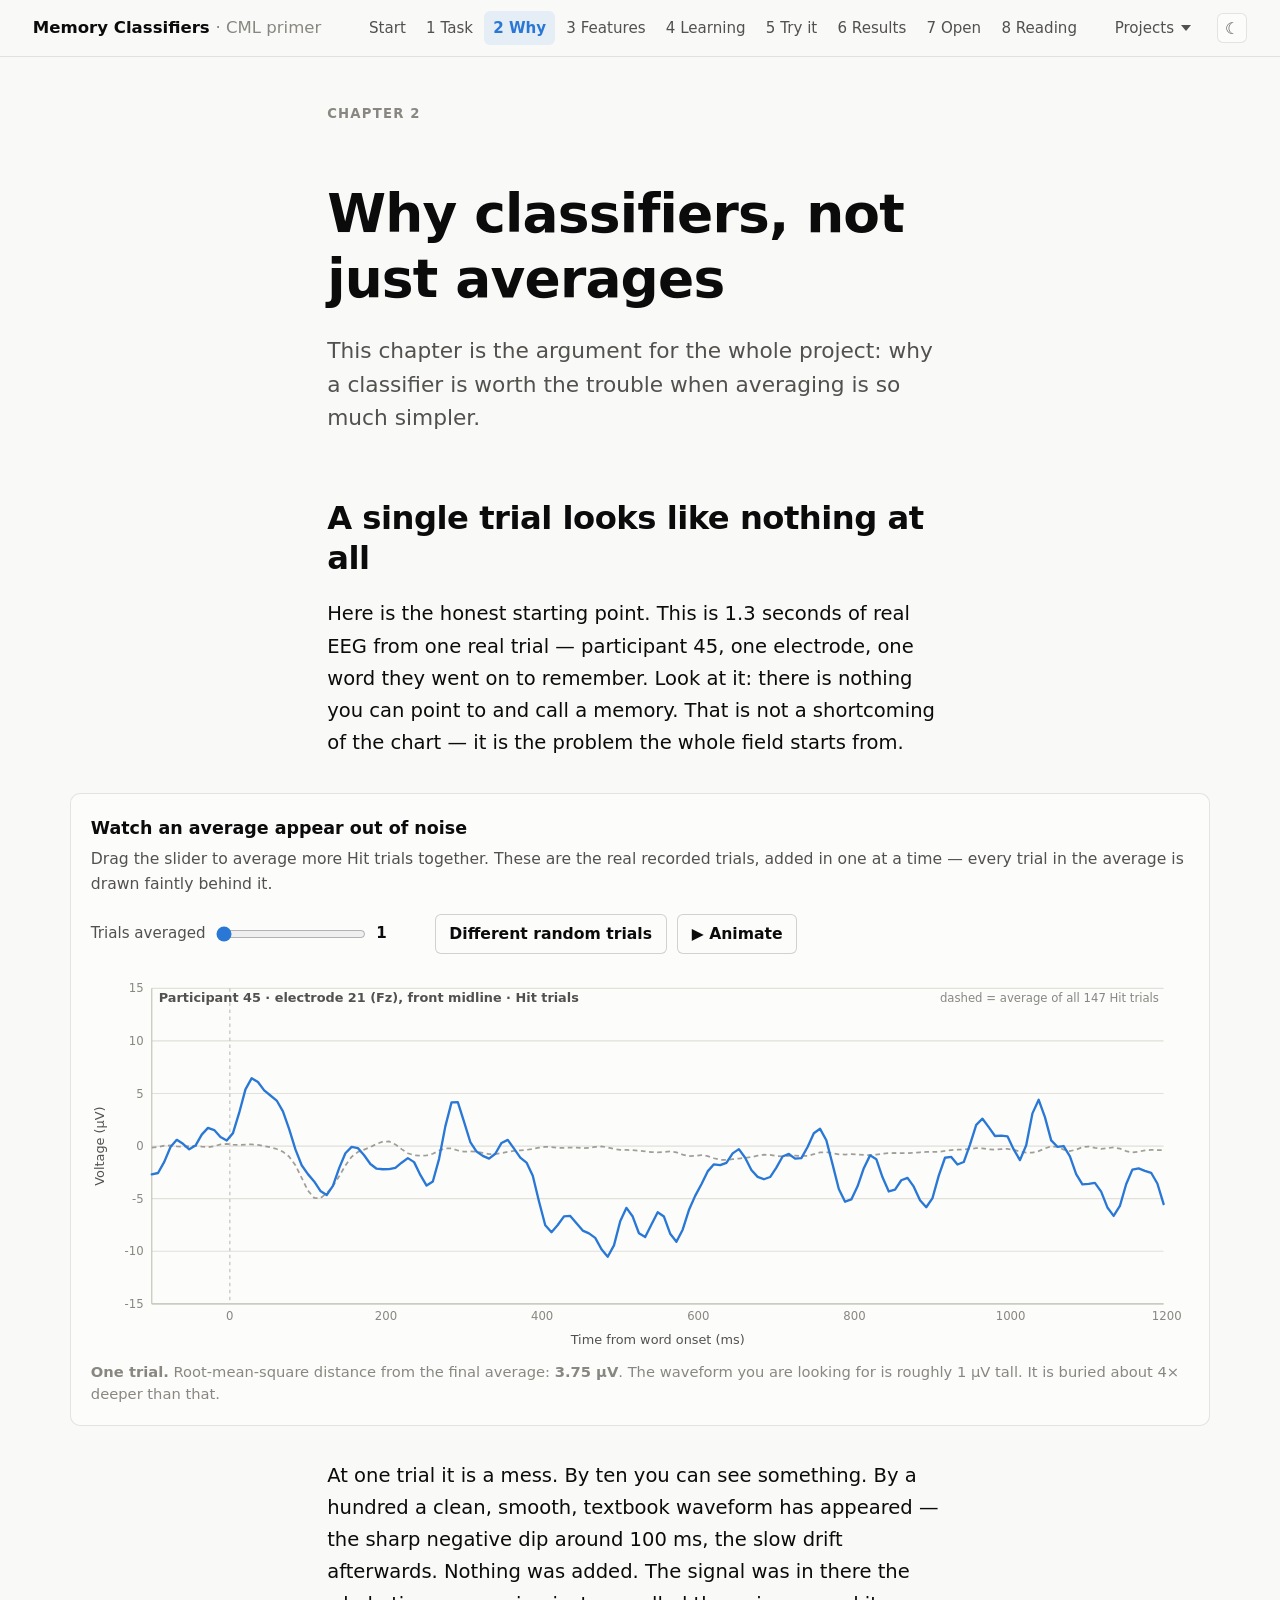
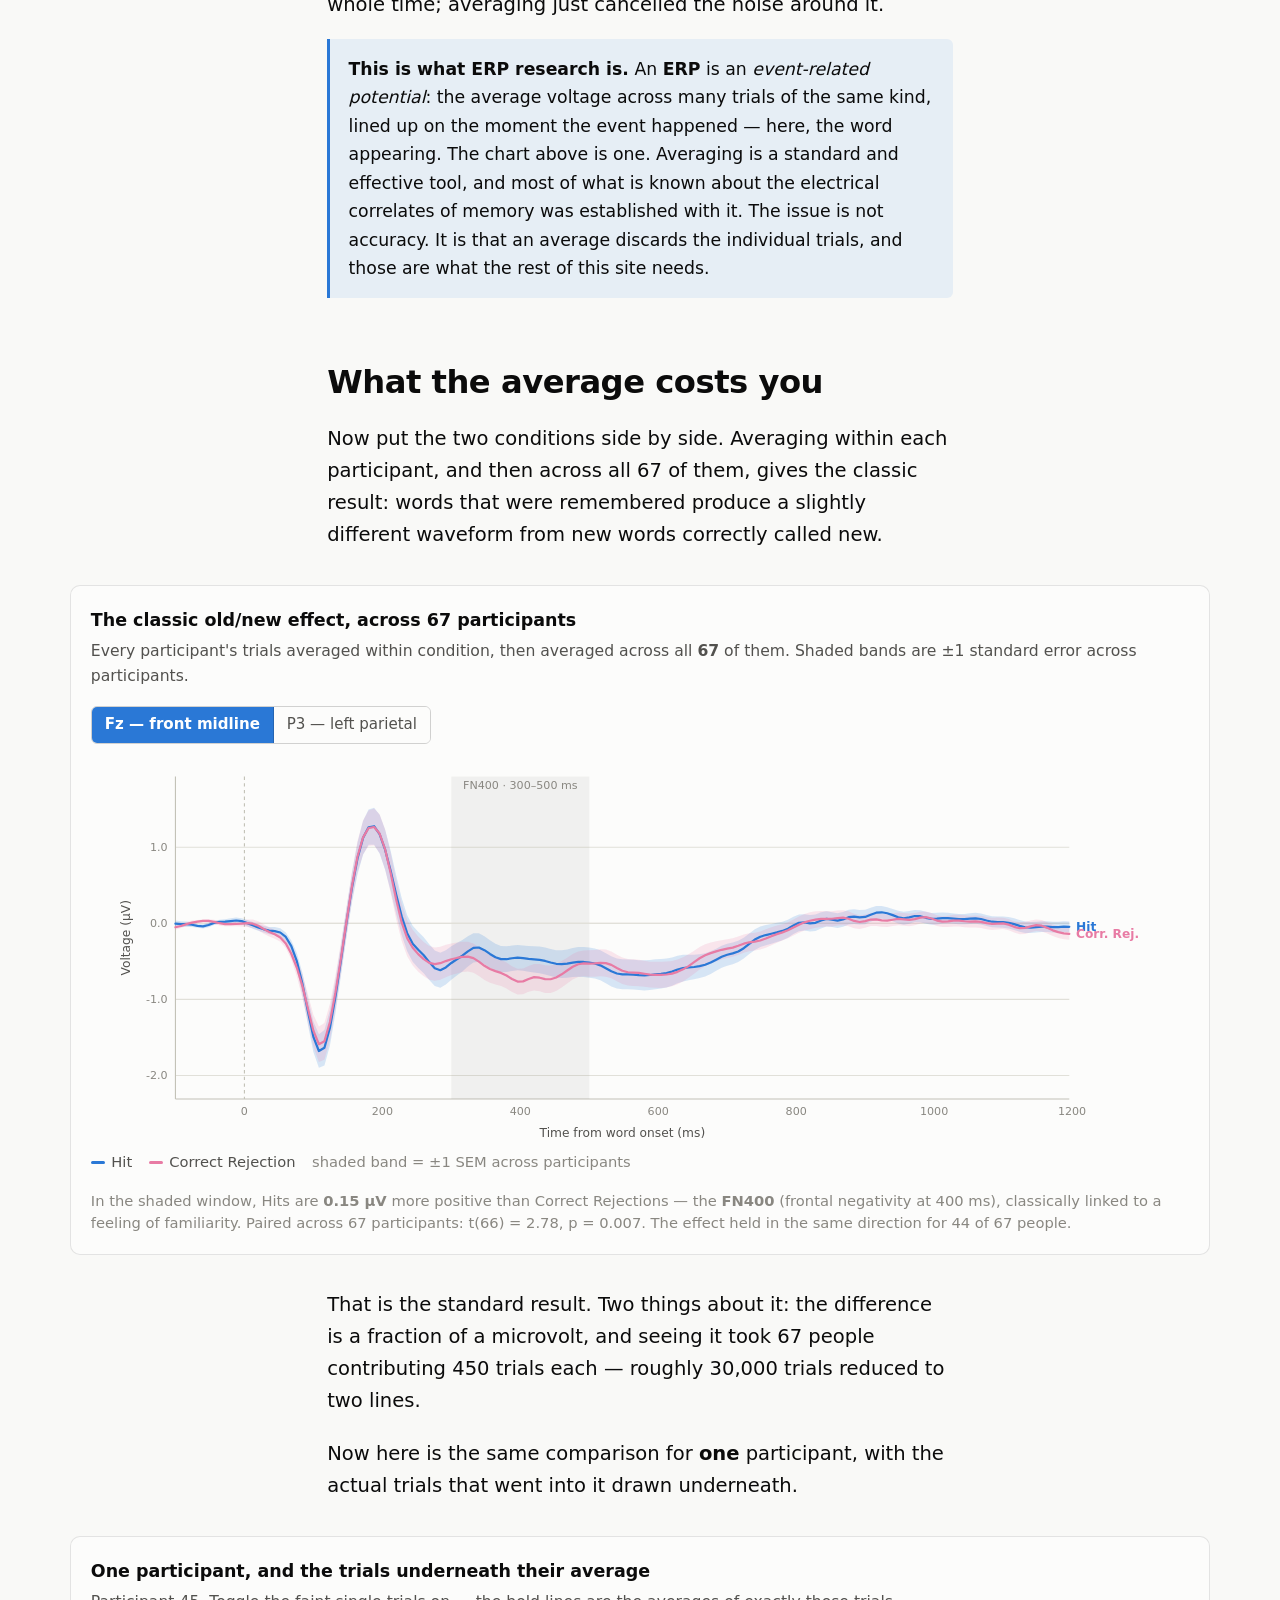
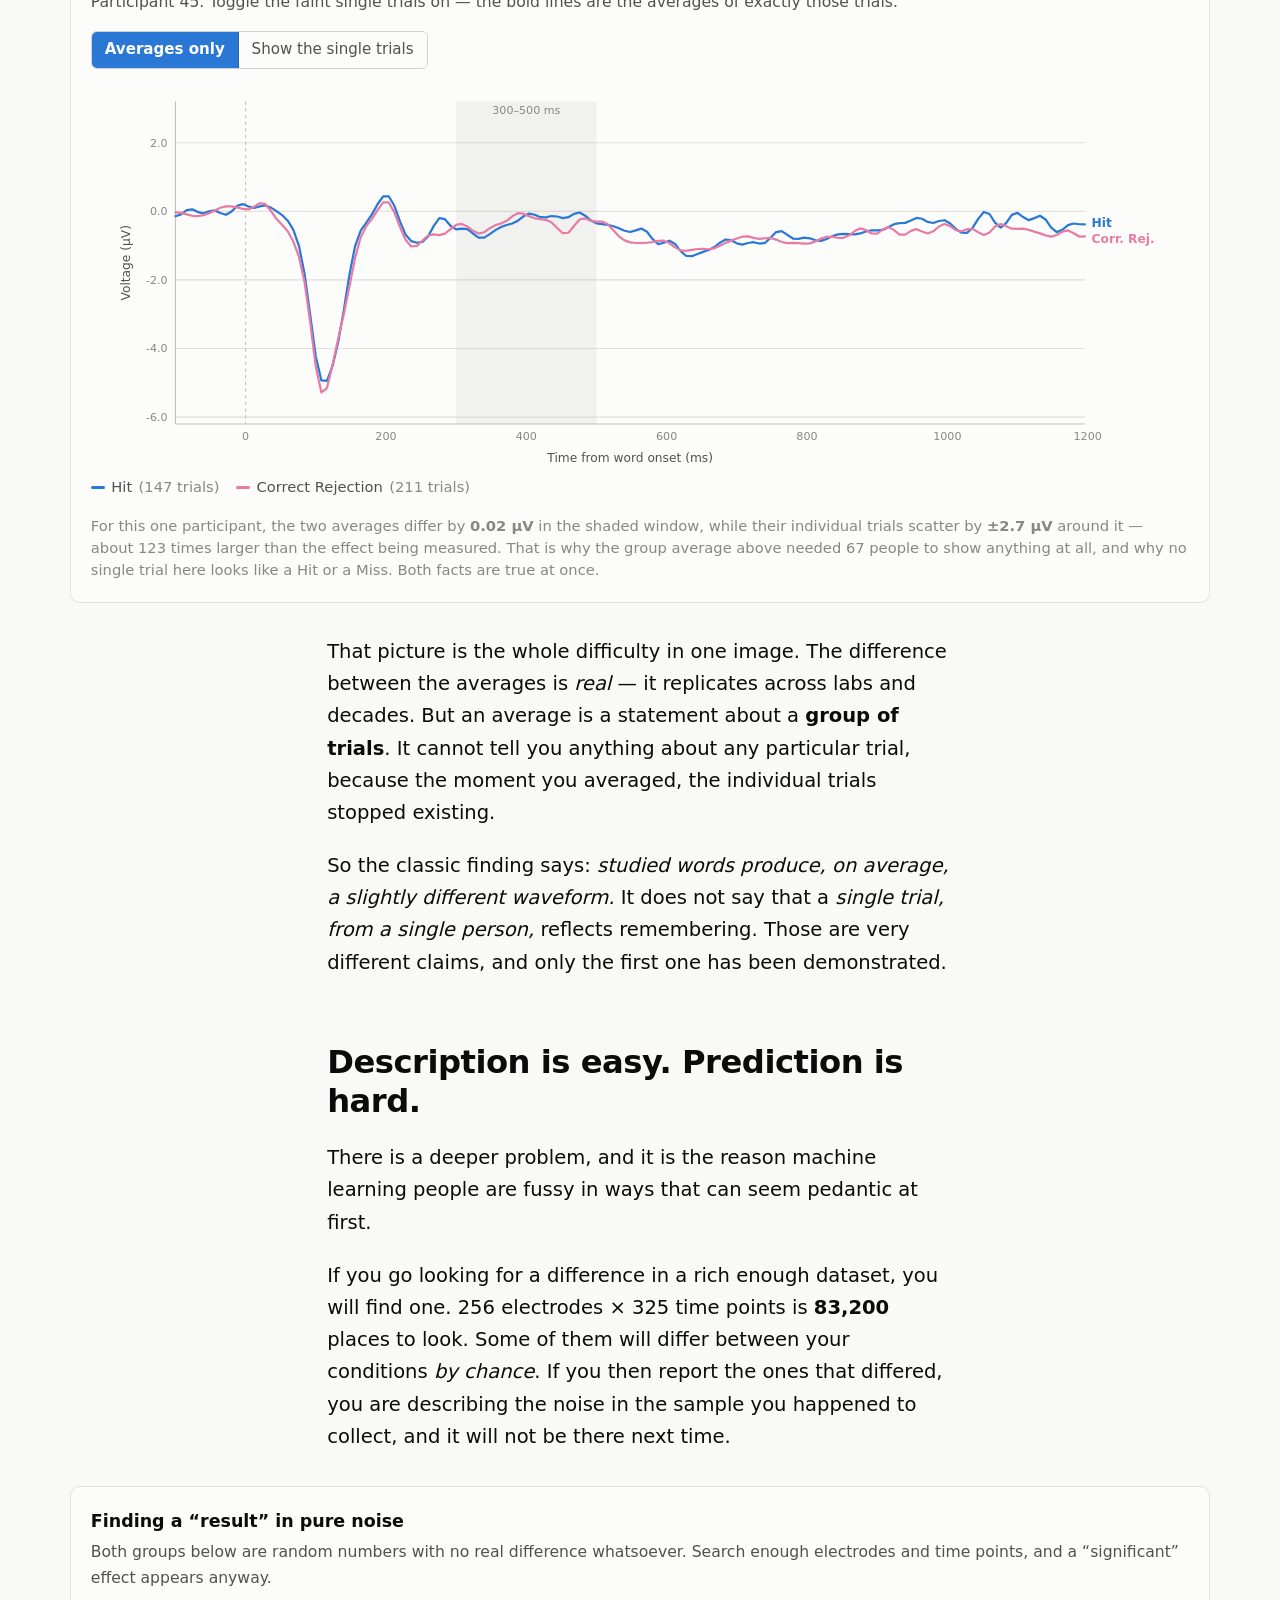
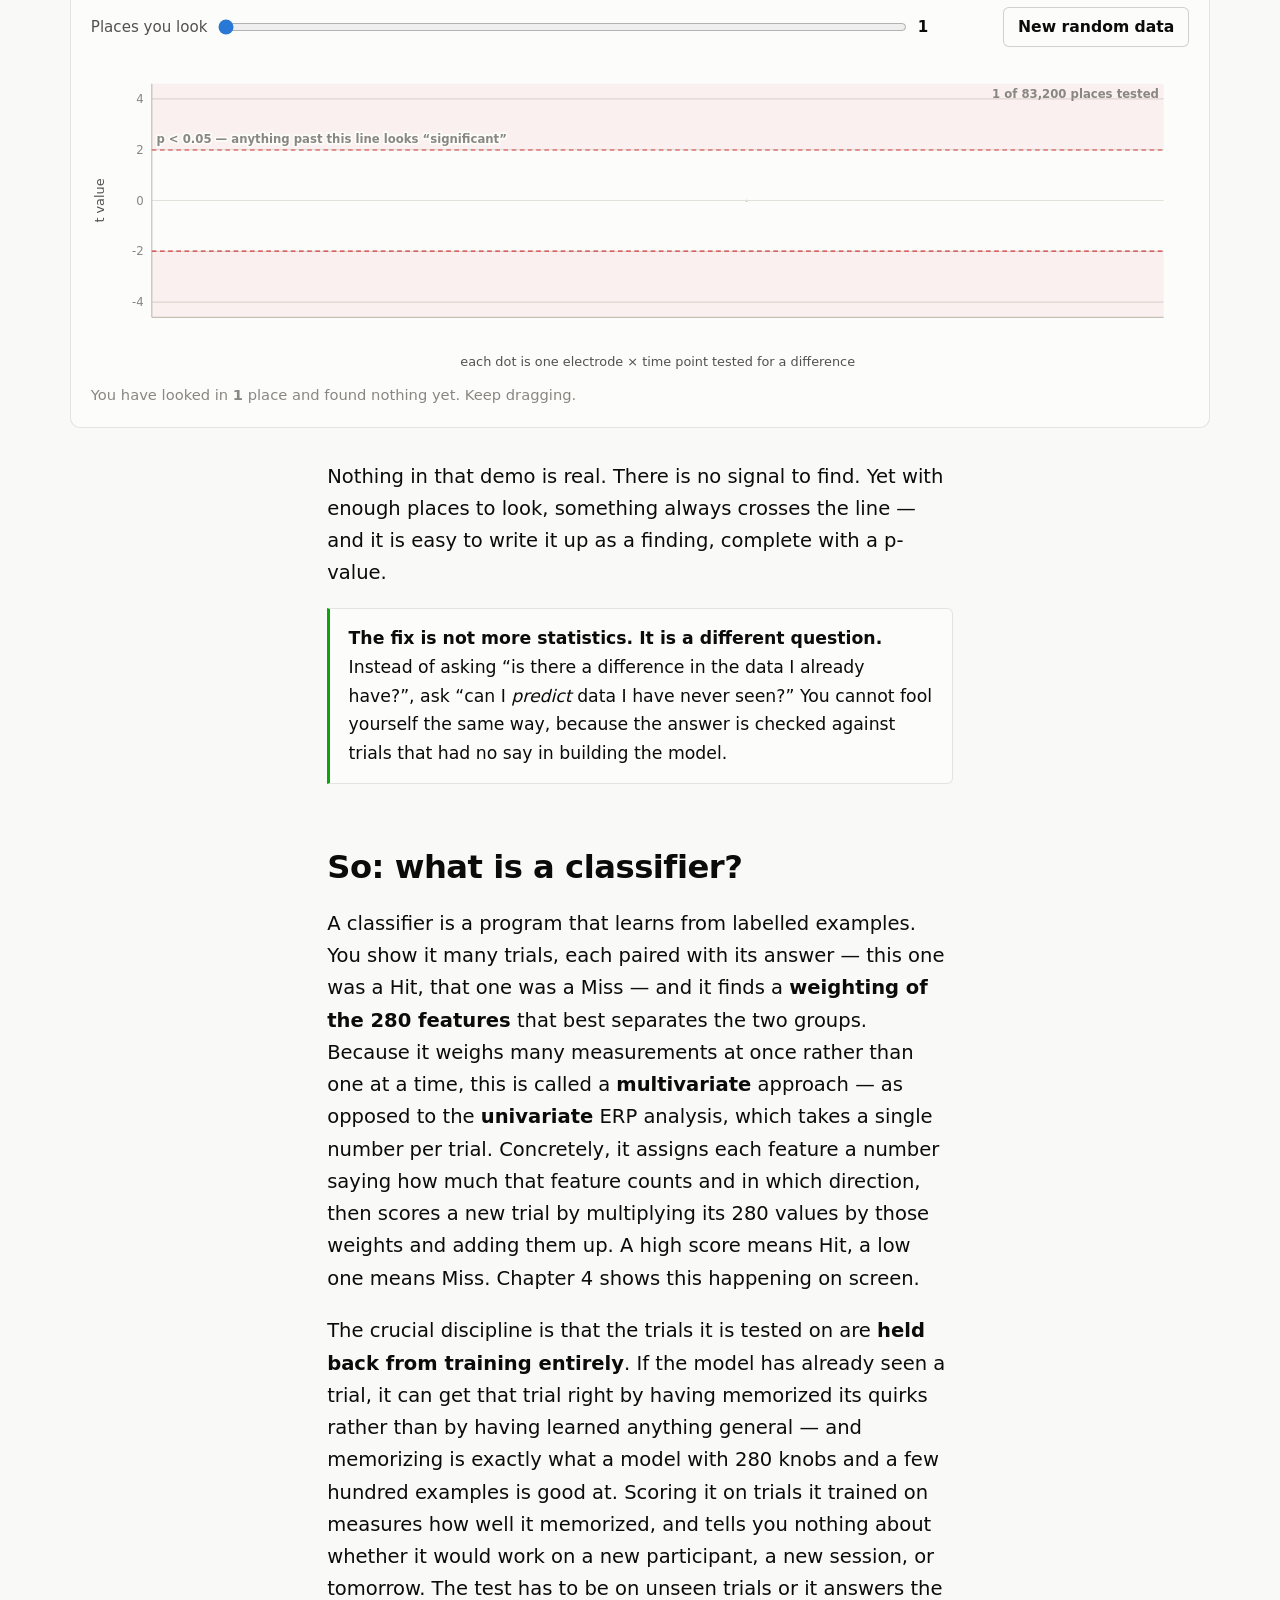
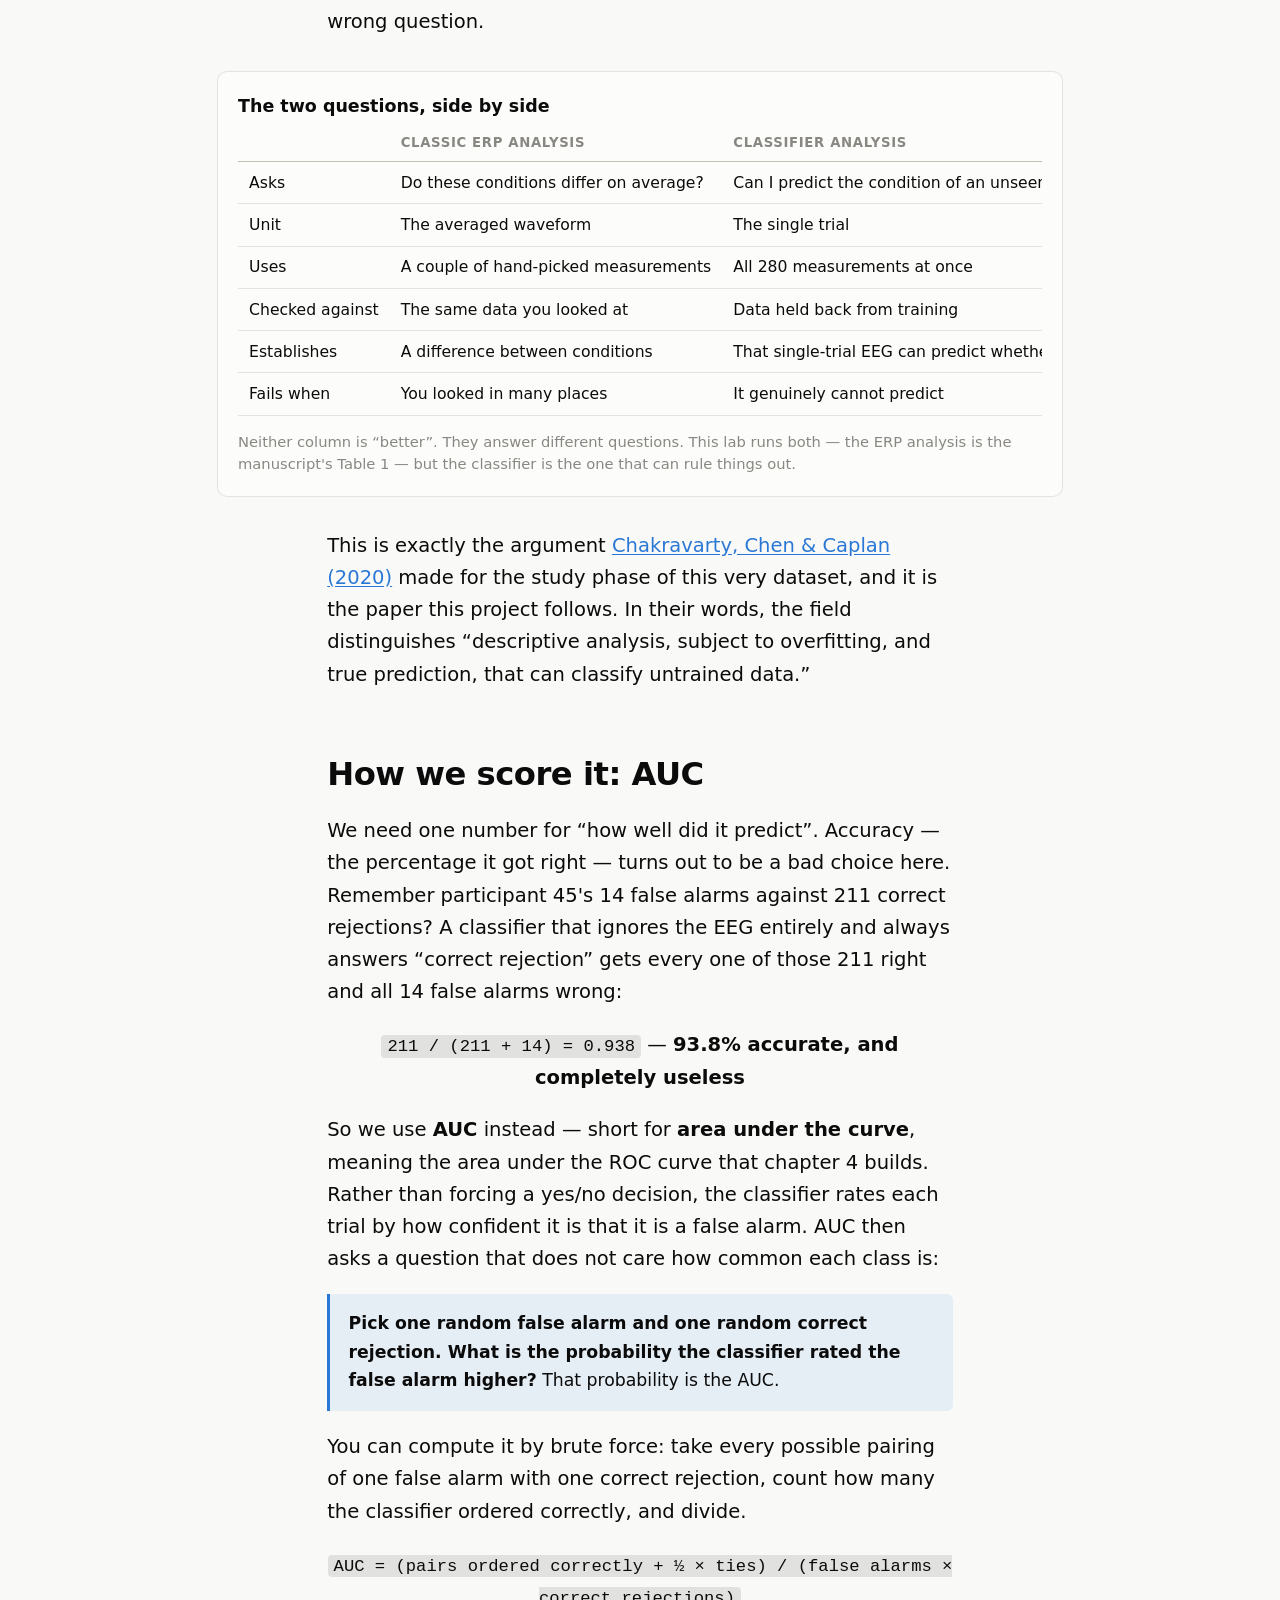
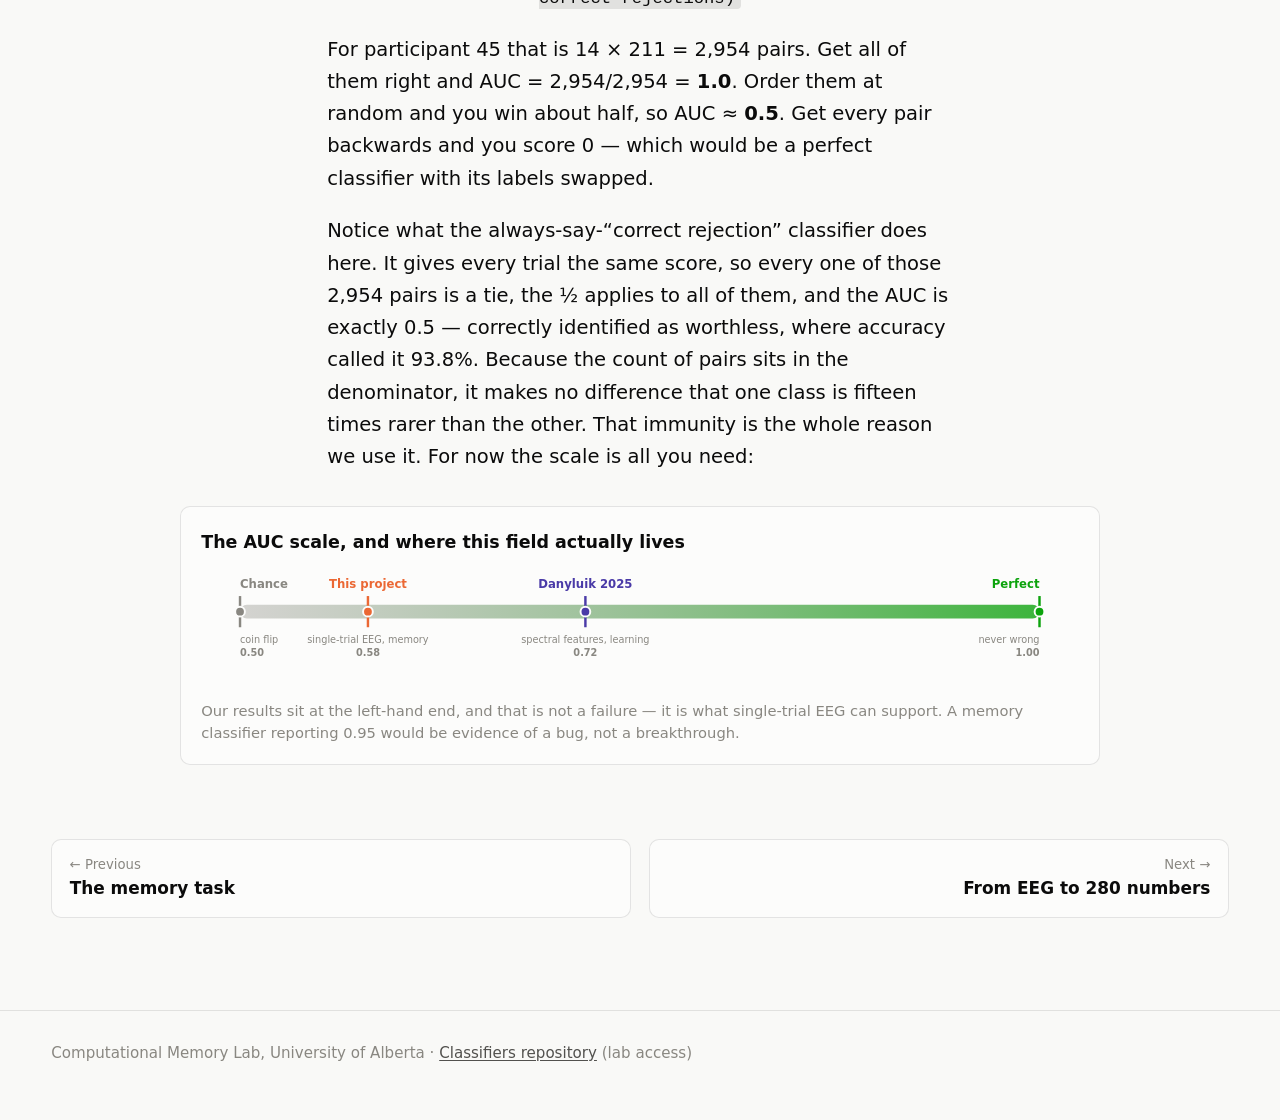
<file: why-classifiers.html>
<!doctype html>
<html lang="en">
<head>
<meta charset="utf-8">
<meta name="viewport" content="width=device-width, initial-scale=1">
<title>2. Why classifiers, not just averages | CML primer</title>
<meta name="description" content="Why averaging EEG establishes correlation but not much else, and what asking a classifier to predict unseen trials buys you.">
<link rel="stylesheet" href="assets/site.css">
</head>
<body>

<header class="topbar">
  <a class="topbar__home" href="index.html">Memory Classifiers <span>· CML primer</span></a>
  <div class="topbar__spacer"></div>
  <nav class="topbar__nav" aria-label="Chapters"></nav>
  <button class="theme-toggle" type="button">☾</button>
</header>

<main class="wrap">
  <section style="padding: 2.5rem 0 0;">
    <div class="prose">
      <p class="eyebrow">Chapter 2</p>
      <h1>Why classifiers, not just averages</h1>
      <p class="lede">
        This chapter is the argument for the whole project: why a classifier is worth
        the trouble when averaging is so much simpler.
      </p>
    </div>
  </section>

  <section class="chapter">
    <div class="prose">
      <h2>A single trial looks like nothing at all</h2>
      <p>
        Here is the honest starting point. This is 1.3 seconds of real EEG from one real
        trial — participant 45, one electrode, one word they went on to remember. Look at
        it: there is nothing you can point to and call a memory. That is not a shortcoming
        of the chart — it is the problem the whole field starts from.
      </p>
    </div>

    <div class="figure figure--wide">
      <div class="figure__title">Watch an average appear out of noise</div>
      <div class="figure__sub" id="avg-sub">
        Drag the slider to average more Hit trials together. These are the real recorded
        trials, added in one at a time — every trial in the average is drawn faintly
        behind it.
      </div>
      <div class="controls">
        <label class="field">
          Trials averaged
          <input type="range" id="n-trials" min="1" max="147" value="1">
          <output id="n-out">1</output>
        </label>
        <button class="btn" id="reshuffle">Different random trials</button>
        <button class="btn" id="play">▶ Animate</button>
      </div>
      <div id="avg-chart"></div>
      <div class="figure__note" id="avg-note"></div>
    </div>

    <div class="prose">
      <p>
        At one trial it is a mess. By ten you can see something. By a hundred a clean,
        smooth, textbook waveform has appeared — the sharp negative dip around 100 ms,
        the slow drift afterwards. Nothing was added. The signal was in there the whole
        time; averaging just cancelled the noise around it.
      </p>
      <div class="callout">
        <strong>This is what ERP research is.</strong> An <strong>ERP</strong> is an
        <em>event-related potential</em>: the average voltage across many trials of the
        same kind, lined up on the moment the event happened — here, the word appearing.
        The chart above is one. Averaging is a standard and effective tool, and most of
        what is known about the electrical correlates of memory was established with it.
        The issue is not accuracy. It is that an average discards the individual trials,
        and those are what the rest of this site needs.
      </div>
    </div>
  </section>

  <section class="chapter">
    <div class="prose">
      <h2>What the average costs you</h2>
      <p>
        Now put the two conditions side by side. Averaging within each participant, and
        then across all 67 of them, gives the classic result: words that were remembered
        produce a slightly different waveform from new words correctly called new.
      </p>
    </div>

    <div class="figure figure--wide">
      <div class="figure__title">The classic old/new effect, across 67 participants</div>
      <div class="figure__sub" id="grand-sub"></div>
      <div class="controls" id="grand-controls"></div>
      <div id="grand-chart"></div>
      <div class="legend" id="grand-legend" style="margin-top:0.6rem"></div>
      <div class="figure__note" id="grand-note"></div>
    </div>

    <div class="prose">
      <p>
        That is the standard result. Two things about it: the difference
        is a fraction of a microvolt, and seeing it took 67 people contributing 450 trials
        each — roughly 30,000 trials reduced to two lines.
      </p>
      <p>
        Now here is the same comparison for <strong>one</strong> participant, with the
        actual trials that went into it drawn underneath.
      </p>
    </div>

    <div class="figure figure--wide">
      <div class="figure__title">One participant, and the trials underneath their average</div>
      <div class="figure__sub">
        Participant 45. Toggle the faint single trials on — the bold lines are the
        averages of exactly those trials.
      </div>
      <div class="controls">
        <div class="segmented" id="show-toggle">
          <button data-v="avg" aria-pressed="true">Averages only</button>
          <button data-v="both" aria-pressed="false">Show the single trials</button>
        </div>
      </div>
      <div id="spaghetti-chart"></div>
      <div class="legend" id="spaghetti-legend" style="margin-top:0.6rem"></div>
      <div class="figure__note" id="spaghetti-note"></div>
    </div>

    <div class="prose">
      <p>
        That picture is the whole difficulty in one image. The difference between the
        averages is <em>real</em> — it replicates across labs and decades. But an average
        is a statement about a <strong>group of trials</strong>. It cannot tell you
        anything about any particular trial, because the moment you averaged, the
        individual trials stopped existing.
      </p>
      <p>
        So the classic finding says: <em>studied words produce, on average, a slightly
        different waveform.</em> It does not say that a <em>single trial, from a single
        person,</em> reflects remembering. Those are very different claims, and only the
        first one has been demonstrated.
      </p>
    </div>
  </section>

  <section class="chapter">
    <div class="prose">
      <h2>Description is easy. Prediction is hard.</h2>
      <p>
        There is a deeper problem, and it is the reason machine learning people are
        fussy in ways that can seem pedantic at first.
      </p>
      <p>
        If you go looking for a difference in a rich enough dataset, you will find one.
        256 electrodes × 325 time points is <strong>83,200</strong> places to look. Some
        of them will differ between your conditions <em>by chance</em>. If you then report
        the ones that differed, you are describing the noise in the sample you happened to
        collect, and it will not be there next time.
      </p>
    </div>

    <div class="figure figure--wide">
      <div class="figure__title">Finding a “result” in pure noise</div>
      <div class="figure__sub">
        Both groups below are random numbers with no real difference whatsoever. Search
        enough electrodes and time points, and a “significant” effect appears anyway.
      </div>
      <div class="controls">
        <label class="field" style="flex:1;min-width:18rem">
          Places you look
          <input type="range" id="n-look" min="1" max="83200" step="1" value="1" style="flex:1;width:auto">
          <output id="look-out" style="min-width:5em">1</output>
        </label>
        <button class="btn" id="look-again">New random data</button>
      </div>
      <div id="noise-chart"></div>
      <div class="figure__note" id="noise-note"></div>
    </div>

    <div class="prose">
      <p>
        Nothing in that demo is real. There is no signal to find. Yet with enough places
        to look, something always crosses the line — and it is easy to write it up as a
        finding, complete with a p-value.
      </p>
      <div class="keypoint">
        <strong>The fix is not more statistics. It is a different question.</strong>
        Instead of asking “is there a difference in the data I already have?”, ask
        “can I <em>predict</em> data I have never seen?” You cannot fool yourself the
        same way, because the answer is checked against trials that had no say in
        building the model.
      </div>
    </div>
  </section>

  <section class="chapter">
    <div class="prose">
      <h2>So: what is a classifier?</h2>
      <p>
        A classifier is a program that learns from labelled examples. You show it many
        trials, each paired with its answer — this one was a Hit, that one was a Miss —
        and it finds a <strong>weighting of the 280 features</strong> that best separates
        the two groups. Because it weighs many measurements at once rather than one at a
        time, this is called a <strong>multivariate</strong> approach — as opposed to the
        <strong>univariate</strong> ERP analysis, which takes a single number per trial. Concretely, it assigns each feature a number saying how much that
        feature counts and in which direction, then scores a new trial by multiplying its
        280 values by those weights and adding them up. A high score means Hit, a low one
        means Miss. Chapter 4 shows this happening on screen.
      </p>
      <p>
        The crucial discipline is that the trials it is tested on are <strong>held back
        from training entirely</strong>. If the model has already seen a trial, it can get
        that trial right by having memorized its quirks rather than by having learned
        anything general — and memorizing is exactly what a model with 280 knobs and a few
        hundred examples is good at. Scoring it on trials it trained on measures how well
        it memorized, and tells you nothing about whether it would work on a new
        participant, a new session, or tomorrow. The test has to be on unseen trials or it
        answers the wrong question.
      </p>
    </div>

    <div class="figure" style="max-width: 46rem;">
      <div class="figure__title">The two questions, side by side</div>
      <div class="table-scroll">
        <table class="data">
          <thead>
            <tr><th></th><th style="text-align:left">Classic ERP analysis</th><th style="text-align:left">Classifier analysis</th></tr>
          </thead>
          <tbody>
            <tr><td>Asks</td><td style="text-align:left">Do these conditions differ on average?</td><td style="text-align:left">Can I predict the condition of an unseen trial?</td></tr>
            <tr><td>Unit</td><td style="text-align:left">The averaged waveform</td><td style="text-align:left">The single trial</td></tr>
            <tr><td>Uses</td><td style="text-align:left">A couple of hand-picked measurements</td><td style="text-align:left">All 280 measurements at once</td></tr>
            <tr><td>Checked against</td><td style="text-align:left">The same data you looked at</td><td style="text-align:left">Data held back from training</td></tr>
            <tr><td>Establishes</td><td style="text-align:left">A difference between conditions</td><td style="text-align:left">That single-trial EEG can predict whether a word was remembered</td></tr>
            <tr><td>Fails when</td><td style="text-align:left">You looked in many places</td><td style="text-align:left">It genuinely cannot predict</td></tr>
          </tbody>
        </table>
      </div>
      <div class="figure__note">
        Neither column is “better”. They answer different questions. This lab runs both —
        the ERP analysis is the manuscript's Table 1 — but the classifier is the one that
        can rule things out.
      </div>
    </div>

    <div class="prose">
      <p>
        This is exactly the argument
        <a href="https://doi.org/10.1152/jn.00193.2020">Chakravarty, Chen &amp; Caplan (2020)</a>
        made for the study phase of this very dataset, and it is the paper this project
        follows. In their words, the field distinguishes
        “descriptive analysis, subject to overfitting, and true prediction, that can
        classify untrained data.”
      </p>
    </div>
  </section>

  <section class="chapter">
    <div class="prose">
      <h2>How we score it: AUC</h2>
      <p>
        We need one number for “how well did it predict”. Accuracy — the percentage it
        got right — turns out to be a bad choice here. Remember participant 45's 14 false
        alarms against 211 correct rejections? A classifier that ignores the EEG entirely
        and always answers “correct rejection” gets every one of those 211 right and all
        14 false alarms wrong:
      </p>
      <p style="text-align:center">
        <code>211 / (211 + 14) = 0.938</code> — <strong>93.8% accurate, and completely useless</strong>
      </p>
      <p>
        So we use <strong>AUC</strong> instead — short for <strong>area under the
        curve</strong>, meaning the area under the ROC curve that chapter 4 builds. Rather
        than forcing a yes/no decision, the classifier rates each trial by how confident it
        is that it is a false alarm. AUC then asks a question that does not care how common
        each class is:
      </p>
      <div class="callout">
        <strong>Pick one random false alarm and one random correct rejection. What is the
        probability the classifier rated the false alarm higher?</strong> That probability
        is the AUC.
      </div>
      <p>
        You can compute it by brute force: take every possible pairing of one false alarm
        with one correct rejection, count how many the classifier ordered correctly, and
        divide.
      </p>
      <p style="text-align:center">
        <code>AUC = (pairs ordered correctly + ½ × ties) / (false alarms × correct rejections)</code>
      </p>
      <p>
        For participant 45 that is 14 × 211 = 2,954 pairs. Get all of them right and
        AUC = 2,954/2,954 = <strong>1.0</strong>. Order them at random and you win about
        half, so AUC ≈ <strong>0.5</strong>. Get every pair backwards and you score 0 —
        which would be a perfect classifier with its labels swapped.
      </p>
      <p>
        Notice what the always-say-“correct rejection” classifier does here. It gives every
        trial the same score, so every one of those 2,954 pairs is a tie, the ½ applies to
        all of them, and the AUC is exactly 0.5 — correctly identified as worthless, where
        accuracy called it 93.8%. Because the count of pairs sits in the denominator, it
        makes no difference that one class is fifteen times rarer than the other. That
        immunity is the whole reason we use it. For now the scale is all you need:
      </p>
    </div>

    <div class="figure" style="max-width: 50rem;">
      <div class="figure__title">The AUC scale, and where this field actually lives</div>
      <div id="auc-scale"></div>
      <div class="figure__note">
        Our results sit at the left-hand end, and that is not a failure — it is what
        single-trial EEG can support. A memory classifier reporting 0.95 would be
        evidence of a bug, not a breakthrough.
      </div>
    </div>
  </section>

  <nav class="pager"></nav>
</main>

<footer class="footer">
  <div class="wrap">
    Computational Memory Lab, University of Alberta ·
    <a href="https://github.com/Computational-Memory-Lab/Classifiers">Classifiers repository</a> <span class="muted">(lab access)</span>
  </div>
</footer>

<script type="module">
import {
  initChrome, loadJSON, loadBin, svgRoot, frame, scale, linePath, el,
  responsive, token, tooltip, rng, gauss, mean, sd, tTest, canvasOverlay,
} from './assets/site.js';

initChrome();
const tip = tooltip();

/* load the single trials at Fz */
const meta = await loadJSON('data/fz_trials.json');
const buf = await loadBin('data/fz_trials.bin');
const raw = new Int16Array(buf);
const [nTrials, nSamp] = meta.shape;
const times = meta.times;
const trial = (i) => {
  const out = new Float64Array(nSamp);
  for (let k = 0; k < nSamp; k++) out[k] = raw[i * nSamp + k] * meta.scale;
  return out;
};
const byCode = (c) => meta.labels.map((v, i) => (v === c ? i : -1)).filter((i) => i >= 0);
const hits = byCode(1);
const crs = byCode(3);

function averageOf(idxs) {
  const out = new Float64Array(nSamp);
  for (const i of idxs) {
    for (let k = 0; k < nSamp; k++) out[k] += raw[i * nSamp + k] * meta.scale;
  }
  for (let k = 0; k < nSamp; k++) out[k] /= idxs.length;
  return out;
}

/* ============ averaging demo ============ */
{
  const host = document.getElementById('avg-chart');
  const note = document.getElementById('avg-note');
  const slider = document.getElementById('n-trials');
  const out = document.getElementById('n-out');
  let order = null;
  let seed = 3;

  const reorder = () => {
    const r = rng(seed);
    order = hits.slice();
    for (let i = order.length - 1; i > 0; i--) {
      const j = Math.floor(r() * (i + 1));
      [order[i], order[j]] = [order[j], order[i]];
    }
  };
  reorder();

  const full = averageOf(hits);
  const fullRange = Math.max(...full.map(Math.abs));

  let draw;
  draw = () => {
    const n = +slider.value;
    out.textContent = n;
    const idxs = order.slice(0, n);
    const avg = averageOf(idxs);

    const w = 940, h = 320;
    const pad = { l: 52, r: 22, t: 14, b: 36 };
    const svg = svgRoot(host, w, h);
    // fixed y range so the collapse of noise is visible rather than rescaled away
    const lim = 15;
    const xs = scale(times[0], times[times.length - 1], pad.l, w - pad.r);
    const ys = scale(-lim, lim, h - pad.b, pad.t);
    frame(svg, w, h, pad, xs, ys, {
      xLabel: 'Time from word onset (ms)', yLabel: 'Voltage (µV)',
      xTicks: [0, 200, 400, 600, 800, 1000, 1200],
      yTicks: [-15, -10, -5, 0, 5, 10, 15],
    });
    el('line', { x1: xs(0), x2: xs(0), y1: pad.t, y2: h - pad.b,
      stroke: token('--baseline'), 'stroke-dasharray': '3 3' }, svg);

    // Every trial going into the average, however many there are. Fading them out
    // past 40 hid the very thing the demo is about: the pile of noise the average
    // is being pulled out of.
    for (const i of idxs) {
      const t = trial(i);
      el('path', {
        d: linePath(times.map((tm, k) => [xs(tm), ys(t[k])])),
        fill: 'none', stroke: token('--c-hit'), 'stroke-width': 0.6,
        opacity: Math.max(0.05, 0.5 / Math.sqrt(n)),
      }, svg);
    }
    // the true full average, for reference
    el('path', {
      d: linePath(times.map((tm, k) => [xs(tm), ys(full[k])])),
      fill: 'none', stroke: token('--text-muted'), 'stroke-width': 1.5,
      'stroke-dasharray': '4 3', opacity: 0.8,
    }, svg);
    el('path', {
      class: 'series-line',
      d: linePath(times.map((tm, k) => [xs(tm), ys(avg[k])])),
      stroke: token('--c-hit'),
    }, svg);

    el('text', { x: w - pad.r - 4, y: pad.t + 12, 'text-anchor': 'end',
      class: 'tick', fill: token('--text-muted') }, svg)
      .textContent = `dashed = average of all ${hits.length} Hit trials`;
    el('text', { x: pad.l + 6, y: pad.t + 12, class: 'axis-label', 'font-weight': 620 }, svg)
      .textContent = `Participant 45 · electrode ${meta.channel} (Fz), front midline · Hit trials`;

    // how far is this average from the final one?
    let err = 0;
    for (let k = 0; k < nSamp; k++) err += (avg[k] - full[k]) ** 2;
    err = Math.sqrt(err / nSamp);
    note.innerHTML = n === 1
      ? `<b>One trial.</b> Root-mean-square distance from the final average: <b>${err.toFixed(2)} µV</b>. `
        + `The waveform you are looking for is roughly 1 µV tall. It is buried about ${(err).toFixed(0)}× deeper than that.`
      : `<b>${n} trials.</b> Distance from the final average: <b>${err.toFixed(2)} µV</b>. `
        + `Noise falls off as the square root of the number of trials — to halve it you need four times as many.`;
  };

  slider.addEventListener('input', draw);
  document.getElementById('reshuffle').onclick = () => { seed = (seed * 7 + 11) % 9973; reorder(); draw(); };
  let timer = null;
  document.getElementById('play').onclick = (ev) => {
    if (timer) { clearInterval(timer); timer = null; ev.target.textContent = '▶ Animate'; return; }
    ev.target.textContent = '❚❚ Pause';
    slider.value = 1; draw();
    timer = setInterval(() => {
      const v = +slider.value;
      const next = v < 10 ? v + 1 : v < 40 ? v + 3 : v + 7;
      if (next >= 147) { slider.value = 147; draw(); clearInterval(timer); timer = null; ev.target.textContent = '▶ Animate'; return; }
      slider.value = next; draw();
    }, 90);
  };
  responsive(host, draw);
}

/* ============ the grand average: the classic effect ============ */
{
  const G = await loadJSON('data/grand_erp.json');
  const host = document.getElementById('grand-chart');
  const ctrls = document.getElementById('grand-controls');
  const note = document.getElementById('grand-note');
  const SITES = [
    { ch: G.fz, name: 'Fz', blurb: 'front midline', win: 'FN400', range: [300, 500],
      what: 'the <b>FN400</b> (frontal negativity at 400 ms), classically linked to a '
          + 'feeling of familiarity' },
    { ch: G.p3, name: 'P3', blurb: 'left parietal', win: 'LPP', range: [500, 800],
      what: 'the <b>LPP</b> (late parietal positivity), classically linked to actually '
          + 'recollecting the word' },
  ];
  let cur = 0;

  document.getElementById('grand-sub').innerHTML =
    `Every participant's trials averaged within condition, then averaged across all `
    + `<b>${G.nParticipants}</b> of them. Shaded bands are ±1 standard error across participants.`;
  ctrls.innerHTML = `<div class="segmented" id="site-seg">${SITES.map((s, i) =>
    `<button data-i="${i}" aria-pressed="${i === cur}">${s.name} — ${s.blurb}</button>`).join('')}</div>`;
  ctrls.querySelectorAll('#site-seg button').forEach((b) => {
    b.onclick = () => {
      cur = +b.dataset.i;
      ctrls.querySelectorAll('#site-seg button').forEach((o) =>
        o.setAttribute('aria-pressed', +o.dataset.i === cur));
      draw();
    };
  });
  document.getElementById('grand-legend').innerHTML = `
    <span class="legend__item"><span class="legend__swatch legend__swatch--line" style="background:${token('--c-hit')}"></span>Hit</span>
    <span class="legend__item"><span class="legend__swatch legend__swatch--line" style="background:${token('--c-cr')}"></span>Correct Rejection</span>
    <span class="legend__item muted">shaded band = ±1 SEM across participants</span>`;

  let draw;
  draw = () => {
    const S = SITES[cur];
    const wave = G.channels[String(S.ch)];
    const w = 940, h = 340;
    const pad = { l: 52, r: 84, t: 14, b: 36 };
    const svg = svgRoot(host, w, h);
    const all = ['Hit', 'CR'].flatMap((k) => wave[k].mean.flatMap((m, i) =>
      [m + wave[k].sem[i], m - wave[k].sem[i]]));
    const lo = Math.min(...all), hi = Math.max(...all);
    const m = (hi - lo) * 0.12;
    const xs = scale(G.times[0], G.times[G.times.length - 1], pad.l, w - pad.r);
    const ys = scale(lo - m, hi + m, h - pad.b, pad.t);
    frame(svg, w, h, pad, xs, ys, {
      xLabel: 'Time from word onset (ms)', yLabel: 'Voltage (µV)',
      xTicks: [0, 200, 400, 600, 800, 1000, 1200], yFmt: (v) => v.toFixed(1),
    });
    el('rect', { x: xs(S.range[0]), y: pad.t, width: xs(S.range[1]) - xs(S.range[0]),
      height: h - pad.t - pad.b, fill: token('--text-muted'), opacity: 0.1 }, svg);
    el('text', { x: (xs(S.range[0]) + xs(S.range[1])) / 2, y: pad.t + 11,
      'text-anchor': 'middle', class: 'tick' }, svg)
      .textContent = `${S.win} · ${S.range[0]}–${S.range[1]} ms`;
    el('line', { x1: xs(0), x2: xs(0), y1: pad.t, y2: h - pad.b,
      stroke: token('--baseline'), 'stroke-dasharray': '3 3' }, svg);
    el('line', { x1: pad.l, x2: w - pad.r, y1: ys(0), y2: ys(0), stroke: token('--gridline') }, svg);

    for (const [k, col] of [['Hit', '--c-hit'], ['CR', '--c-cr']]) {
      const d = wave[k];
      const up = G.times.map((t, i) => [xs(t), ys(d.mean[i] + d.sem[i])]);
      const dn = G.times.map((t, i) => [xs(t), ys(d.mean[i] - d.sem[i])]).reverse();
      el('path', { d: linePath(up) + linePath(dn).replace('M', 'L') + 'Z',
        fill: token(col), opacity: 0.18 }, svg);
    }
    for (const [k, col, label] of [['Hit', '--c-hit', 'Hit'], ['CR', '--c-cr', 'Corr. Rej.']]) {
      const pts = G.times.map((t, i) => [xs(t), ys(wave[k].mean[i])]);
      el('path', { class: 'series-line', d: linePath(pts), stroke: token(col) }, svg);
      el('text', { class: 'direct-label', x: w - pad.r + 6, y: pts[pts.length - 1][1] + 4,
        fill: token(col) }, svg).textContent = label;
    }

    // measure the effect live, from each participant's window mean
    const diffs = G.windowMeans
      .filter((r) => r[`${S.name}_${S.win}_Hit`] !== null && r[`${S.name}_${S.win}_CR`] !== null)
      .map((r) => r[`${S.name}_${S.win}_Hit`] - r[`${S.name}_${S.win}_CR`]);
    const st = tTest(diffs, 0);
    const above = diffs.filter((d) => d > 0).length;
    note.innerHTML = `In the shaded window, Hits are <b>${mean(diffs).toFixed(2)} µV</b> more positive `
      + `than Correct Rejections — ${S.what}. Paired across ${diffs.length} participants: `
      + `t(${st.df}) = ${st.t.toFixed(2)}, p = ${st.p < 0.001 ? '< 0.001' : st.p.toFixed(3)}. `
      + `The effect held in the same direction for ${above} of ${diffs.length} people.`;
  };
  responsive(host, draw);
}

/* ============ spaghetti: Hit vs CR, one participant ============ */
{
  const host = document.getElementById('spaghetti-chart');
  const legend = document.getElementById('spaghetti-legend');
  let mode = 'avg';
  document.querySelectorAll('#show-toggle button').forEach((b) => {
    b.onclick = () => {
      mode = b.dataset.v;
      document.querySelectorAll('#show-toggle button').forEach((o) =>
        o.setAttribute('aria-pressed', o.dataset.v === mode));
      draw();
    };
  });

  const avgHit = averageOf(hits);
  const avgCr = averageOf(crs);

  legend.innerHTML = `
    <span class="legend__item"><span class="legend__swatch legend__swatch--line" style="background:${token('--c-hit')}"></span>Hit <span class="muted">(${hits.length} trials)</span></span>
    <span class="legend__item"><span class="legend__swatch legend__swatch--line" style="background:${token('--c-cr')}"></span>Correct Rejection <span class="muted">(${crs.length} trials)</span></span>`;

  let draw;
  draw = () => {
    const w = 940, h = 340;
    const pad = { l: 52, r: 70, t: 14, b: 36 };
    const svg = svgRoot(host, w, h);
    const lim = mode === 'both' ? 15 : 2.2;
    const xs = scale(times[0], times[times.length - 1], pad.l, w - pad.r);
    const ys = scale(-lim - (mode === 'both' ? 0 : 4), lim + (mode === 'both' ? 0 : 1), h - pad.b, pad.t);
    frame(svg, w, h, pad, xs, ys, {
      xLabel: 'Time from word onset (ms)', yLabel: 'Voltage (µV)',
      xTicks: [0, 200, 400, 600, 800, 1000, 1200],
      yFmt: (v) => v.toFixed(mode === 'both' ? 0 : 1),
    });
    el('rect', { x: xs(300), y: pad.t, width: xs(500) - xs(300), height: h - pad.t - pad.b,
      fill: token('--text-muted'), opacity: 0.09 }, svg);
    el('text', { x: (xs(300) + xs(500)) / 2, y: pad.t + 11, 'text-anchor': 'middle', class: 'tick' }, svg)
      .textContent = '300–500 ms';
    el('line', { x1: xs(0), x2: xs(0), y1: pad.t, y2: h - pad.b, stroke: token('--baseline'), 'stroke-dasharray': '3 3' }, svg);

    if (mode === 'both') {
      for (const [idxs, col] of [[hits, '--c-hit'], [crs, '--c-cr']]) {
        for (const i of idxs) {
          const t = trial(i);
          el('path', {
            d: linePath(times.map((tm, k) => [xs(tm), ys(t[k])])),
            fill: 'none', stroke: token(col), 'stroke-width': 0.5, opacity: 0.07,
          }, svg);
        }
      }
    }
    // Nudge the labels apart when the two lines end close together, or they
    // print on top of each other.
    const ends = [
      { avg: avgHit, col: '--c-hit', label: 'Hit', y: ys(avgHit[avgHit.length - 1]) },
      { avg: avgCr, col: '--c-cr', label: 'Corr. Rej.', y: ys(avgCr[avgCr.length - 1]) },
    ].sort((a, b) => a.y - b.y);
    if (ends[1].y - ends[0].y < 14) {
      const mid = (ends[0].y + ends[1].y) / 2;
      ends[0].y = mid - 7; ends[1].y = mid + 7;
    }
    for (const e of ends) {
      el('path', { class: 'series-line', d: linePath(times.map((tm, k) => [xs(tm), ys(e.avg[k])])),
        stroke: token(e.col), 'stroke-width': mode === 'both' ? 2.5 : 2 }, svg);
      el('text', { class: 'direct-label', x: w - pad.r + 6, y: e.y + 4,
        fill: token(e.col) }, svg).textContent = e.label;
    }
    // quantify the gap in the FN400 window
    const inWin = times.map((t, k) => (t >= 300 && t <= 500 ? k : -1)).filter((k) => k >= 0);
    const gap = mean(inWin.map((k) => avgHit[k])) - mean(inWin.map((k) => avgCr[k]));
    const spread = sd(hits.map((i) => { const t = trial(i); return mean(inWin.map((k) => t[k])); }));
    document.getElementById('spaghetti-note').innerHTML =
      `For this one participant, the two averages differ by <b>${gap.toFixed(2)} µV</b> in the shaded window, `
      + `while their individual trials scatter by <b>±${spread.toFixed(1)} µV</b> around it — about `
      + `${Math.round(spread / Math.abs(gap))} times larger than the effect being measured. `
      + `That is why the group average above needed 67 people to show anything at all, and why no `
      + `single trial here looks like a Hit or a Miss. Both facts are true at once.`;
  };
  responsive(host, draw);
}

/* ============ noise mining demo ============ */
{
  const host = document.getElementById('noise-chart');
  const note = document.getElementById('noise-note');
  const slider = document.getElementById('n-look');
  const out = document.getElementById('look-out');
  const TOTAL = 83200;             // 256 electrodes x 325 time points
  const CRIT = 1.99;               // two-sided p = 0.05, df = 78
  let seed = 11;
  let ts = null;

  // One t value per place we look: two groups of 40 trials with no real
  // difference between them. Simulating 80 numbers at each of 83,200 places
  // would be pointless work -- under the null the t values are just draws from
  // the t distribution, so we draw them directly. Same thing, instantly.
  function makeTs(seed) {
    const r = rng(seed);
    const out = new Float32Array(TOTAL);
    for (let i = 0; i < TOTAL; i++) {
      // t with df = 78 is normal to within about 1%
      out[i] = gauss(r) * 1.013;
    }
    return out;
  }
  ts = makeTs(seed);

  // The places you have looked at are scattered over the whole scalp and the
  // whole epoch -- you do not search electrode 1 exhaustively before moving to
  // electrode 2. So reveal them in a random order across the full width rather
  // than sweeping a front from left to right.
  let order = null;
  const reshuffle = (seed) => {
    const r = rng(seed + 7);
    order = new Int32Array(TOTAL);
    for (let i = 0; i < TOTAL; i++) order[i] = i;
    for (let i = TOTAL - 1; i > 0; i--) {
      const j = Math.floor(r() * (i + 1));
      const t = order[i]; order[i] = order[j]; order[j] = t;
    }
  };
  reshuffle(seed);
  if (location.hash === '#max') slider.value = TOTAL;
  // running count of "significant" places, in reveal order, so the readout is instant
  const cum = new Int32Array(TOTAL + 1);
  const recount = () => {
    for (let i = 0; i < TOTAL; i++) {
      cum[i + 1] = cum[i] + (Math.abs(ts[order[i]]) > CRIT ? 1 : 0);
    }
  };
  recount();


  let draw;
  draw = () => {
    const n = +slider.value;
    out.textContent = n.toLocaleString();
    const sig = cum[n];

    const w = 940, h = 260;
    const pad = { l: 52, r: 22, t: 16, b: 44 };
    const svg = svgRoot(host, w, h);
    const xs = scale(0, TOTAL, pad.l, w - pad.r);
    const ys = scale(-4.6, 4.6, h - pad.b, pad.t);
    frame(svg, w, h, pad, xs, ys, {
      xLabel: 'each dot is one electrode \u00d7 time point tested for a difference',
      yLabel: 't value', yTicks: [-4, -2, 0, 2, 4], xTicks: [],
    });
    for (const sgn of [1, -1]) {
      el('rect', { x: pad.l, y: sgn > 0 ? pad.t : ys(-CRIT), width: w - pad.l - pad.r,
        height: sgn > 0 ? ys(CRIT) - pad.t : (h - pad.b) - ys(-CRIT),
        fill: token('--critical'), opacity: 0.06, 'pointer-events': 'none' }, svg);
    }
    for (const c of [CRIT, -CRIT]) {
      el('line', { x1: pad.l, x2: w - pad.r, y1: ys(c), y2: ys(c),
        stroke: token('--critical'), 'stroke-dasharray': '4 3' }, svg);
    }

    // Up to 83,200 points: far too many for SVG nodes, so paint them onto a
    // canvas laid over the plot area. It has to be a real canvas in the page --
    // going via toDataURL() decodes asynchronously and the points disappear for
    // the whole of a slider drag.
    const pw = w - pad.l - pad.r, ph = h - pad.t - pad.b;
    const ctx = canvasOverlay(host, svg, w, h, { x: pad.l, y: pad.t, w: pw, h: ph });
    const px = (i) => (i / TOTAL) * pw;
    const py = (t) => ((4.6 - t) / 9.2) * ph;
    ctx.fillStyle = token('--text-muted');
    ctx.globalAlpha = n > 5000 ? 0.35 : 0.55;
    for (let i = 0; i < n; i++) {
      const k = order[i];
      if (Math.abs(ts[k]) > CRIT) continue;
      ctx.fillRect(px(k), py(ts[k]), 1.6, 1.6);
    }
    ctx.fillStyle = token('--critical');
    ctx.globalAlpha = 0.9;
    for (let i = 0; i < n; i++) {
      const k = order[i];
      if (Math.abs(ts[k]) <= CRIT) continue;
      ctx.fillRect(px(k), py(ts[k]), 2, 2);
    }
    el('text', { x: pad.l + 4, y: ys(CRIT) - 6, class: 'tick', fill: token('--critical'),
      'font-weight': 620, stroke: token('--surface-1'), 'stroke-width': 3,
      'stroke-linejoin': 'round', style: 'paint-order:stroke fill' }, svg)
      .textContent = 'p < 0.05 — anything past this line looks “significant”';

    el('text', { x: w - pad.r - 4, y: pad.t + 12, 'text-anchor': 'end', class: 'tick',
      fill: token('--text-secondary'), 'font-weight': 620 }, svg)
      .textContent = `${n.toLocaleString()} of ${TOTAL.toLocaleString()} places tested`;

    note.innerHTML = sig === 0
      ? `You have looked in <b>${n.toLocaleString()}</b> place${n > 1 ? 's' : ''} and found nothing yet. Keep dragging.`
      : `Looking in <b>${n.toLocaleString()}</b> places produced <b>${sig.toLocaleString()}</b> `
        + `\u201csignificant\u201d result${sig > 1 ? 's' : ''} (${(100 * sig / n).toFixed(1)}% of tests) \u2014 `
        + `from data with <b>no real effect anywhere in it</b>. That is exactly the 5% you agreed to `
        + `when you chose p &lt; 0.05: one test in twenty comes up positive by chance. `
        + (n >= TOTAL
          ? `Searched in full, a dataset with nothing in it hands you about <b>${sig.toLocaleString()}</b> `
            + `findings that would each pass a significance test on their own.`
          : `Drag to the end: the real dataset has ${TOTAL.toLocaleString()} places.`);
  };
  slider.addEventListener('input', draw);
  document.getElementById('look-again').onclick = () => {
    seed = (seed * 13 + 7) % 9973; ts = makeTs(seed); reshuffle(seed); recount(); draw();
  };
  responsive(host, draw);
}

/* ============ AUC scale ============ */
{
  const host = document.getElementById('auc-scale');
  const marks = [
    { v: 0.5, label: 'Chance', sub: 'coin flip', col: '--text-muted' },
    { v: 0.58, label: 'This project', sub: 'single-trial EEG, memory', col: '--series-6' },
    { v: 0.716, label: 'Danyluik 2025', sub: 'spectral features, learning', col: '--series-7' },
    { v: 1.0, label: 'Perfect', sub: 'never wrong', col: '--good' },
  ];
  responsive(host, () => {
    const w = 900, h = 128;
    const svg = svgRoot(host, w, h);
    const pad = { l: 40, r: 40 };
    const xs = scale(0.5, 1.0, pad.l, w - pad.r);
    const y = 54;
    // gradient track
    const defs = el('defs', {}, svg);
    const grad = el('linearGradient', { id: 'aucgrad', x1: '0', x2: '1' }, defs);
    el('stop', { offset: '0', 'stop-color': token('--text-muted'), 'stop-opacity': '0.35' }, grad);
    el('stop', { offset: '1', 'stop-color': token('--good'), 'stop-opacity': '0.8' }, grad);
    el('rect', { x: pad.l, y: y - 7, width: w - pad.l - pad.r, height: 14, rx: 7, fill: 'url(#aucgrad)' }, svg);
    for (const m of marks) {
      const x = xs(m.v);
      el('line', { x1: x, x2: x, y1: y - 16, y2: y + 16, stroke: token(m.col), 'stroke-width': 2.5 }, svg);
      el('circle', { cx: x, cy: y, r: 5, fill: token(m.col), stroke: token('--surface-1'), 'stroke-width': 2 }, svg);
      const anchor = m.v === 1 ? 'end' : m.v === 0.5 ? 'start' : 'middle';
      el('text', { x, y: y - 24, 'text-anchor': anchor, 'font-size': 12, 'font-weight': 640,
        fill: token(m.col) }, svg).textContent = m.label;
      el('text', { x, y: y + 32, 'text-anchor': anchor, class: 'tick' }, svg).textContent = m.sub;
      el('text', { x, y: y + 46, 'text-anchor': anchor, class: 'tick',
        'font-weight': 600, fill: token('--text-secondary') }, svg).textContent = m.v.toFixed(2);
    }
  });
}
</script>
</body>
</html>
</file>
<file: assets/site.css>
/* Shared design tokens and layout for the lab primer site.
   Colours come from the validated data-viz palette; the categorical slots are
   used in a fixed order so a condition keeps its colour across every chart. */

:root {
  color-scheme: light;

  --surface-1: #fcfcfb;
  --page: #f9f9f7;
  --raised: #ffffff;
  --text-primary: #0b0b0b;
  --text-secondary: #52514e;
  --text-muted: #898781;
  --gridline: #e1e0d9;
  --baseline: #c3c2b7;
  --border: rgba(11, 11, 11, 0.10);
  --border-strong: rgba(11, 11, 11, 0.18);

  /* categorical slots, fixed order */
  --series-1: #2a78d6;  /* blue    */
  --series-2: #008300;  /* green   */
  --series-3: #e87ba4;  /* magenta */
  --series-4: #eda100;  /* yellow  */
  --series-5: #1baf7a;  /* aqua    */
  --series-6: #eb6834;  /* orange  */
  --series-7: #4a3aa7;  /* violet  */
  --series-8: #e34948;  /* red     */

  /* the four trial outcomes keep these colours everywhere on the site */
  --c-hit: var(--series-1);
  --c-miss: var(--series-2);
  --c-cr: var(--series-3);
  --c-fa: var(--series-4);

  --good: #0ca30c;
  --warning: #fab219;
  --critical: #d03b3b;

  --accent: #2a78d6;
  --accent-wash: rgba(42, 120, 214, 0.09);

  --radius: 10px;
  --radius-sm: 6px;
  --measure: 34rem;
  --sans: system-ui, -apple-system, "Segoe UI", sans-serif;
  --mono: ui-monospace, SFMono-Regular, Menlo, Consolas, monospace;
}

@media (prefers-color-scheme: dark) {
  :root:where(:not([data-theme="light"])) {
    color-scheme: dark;
    --surface-1: #1a1a19;
    --page: #0d0d0d;
    --raised: #202020;
    --text-primary: #ffffff;
    --text-secondary: #c3c2b7;
    --text-muted: #898781;
    --gridline: #2c2c2a;
    --baseline: #383835;
    --border: rgba(255, 255, 255, 0.10);
    --border-strong: rgba(255, 255, 255, 0.20);

    --series-1: #3987e5;
    --series-2: #008300;
    --series-3: #d55181;
    --series-4: #c98500;
    --series-5: #199e70;
    --series-6: #d95926;
    --series-7: #9085e9;
    --series-8: #e66767;

    --accent: #3987e5;
    --accent-wash: rgba(57, 135, 229, 0.16);
  }
}

:root[data-theme="dark"] {
  color-scheme: dark;
  --surface-1: #1a1a19;
  --page: #0d0d0d;
  --raised: #202020;
  --text-primary: #ffffff;
  --text-secondary: #c3c2b7;
  --text-muted: #898781;
  --gridline: #2c2c2a;
  --baseline: #383835;
  --border: rgba(255, 255, 255, 0.10);
  --border-strong: rgba(255, 255, 255, 0.20);

  --series-1: #3987e5;
  --series-2: #008300;
  --series-3: #d55181;
  --series-4: #c98500;
  --series-5: #199e70;
  --series-6: #d95926;
  --series-7: #9085e9;
  --series-8: #e66767;

  --accent: #3987e5;
  --accent-wash: rgba(57, 135, 229, 0.16);
}

* { box-sizing: border-box; }

/* Everything below is sized in rem, so this one number is the page's zoom.
   115% of the 16px browser default -- readers were reaching for the zoom
   control at the old size. Charts scale too: their SVG viewBox stretches to a
   container whose width is set in rem. */
html { font-size: 115%; scroll-behavior: smooth; }
@media (prefers-reduced-motion: reduce) {
  html { scroll-behavior: auto; }
  *, *::before, *::after { animation-duration: 0.01ms !important; transition-duration: 0.01ms !important; }
}

body {
  margin: 0;
  background: var(--page);
  color: var(--text-primary);
  font-family: var(--sans);
  font-size: 1.0625rem;
  line-height: 1.65;
  -webkit-font-smoothing: antialiased;
}

/* ---------- top bar ---------- */

.topbar {
  position: sticky;
  top: 0;
  z-index: 40;
  display: flex;
  align-items: center;
  gap: 1rem;
  padding: 0.6rem max(1rem, 50vw - 33rem);
  background: color-mix(in srgb, var(--page) 88%, transparent);
  backdrop-filter: blur(10px);
  border-bottom: 1px solid var(--border);
}

.topbar__home {
  font-weight: 620;
  font-size: 0.9rem;
  color: var(--text-primary);
  text-decoration: none;
  white-space: nowrap;
}
.topbar__home span { color: var(--text-muted); font-weight: 400; }

.topbar__spacer { flex: 1; }

.topbar__nav {
  display: flex;
  gap: 0.1rem;
  overflow-x: auto;
  scrollbar-width: none;
  /* Without this a flex item refuses to shrink below its content width, so the
     nav would push the whole page wider than the viewport on a phone. */
  min-width: 0;
}
.topbar__nav::-webkit-scrollbar { display: none; }

.topbar__nav a {
  padding: 0.25rem 0.5rem;
  border-radius: var(--radius-sm);
  font-size: 0.82rem;
  color: var(--text-secondary);
  text-decoration: none;
  white-space: nowrap;
}
.topbar__nav a:hover { background: var(--border); color: var(--text-primary); }
.topbar__nav a[aria-current="page"] { background: var(--accent-wash); color: var(--accent); font-weight: 600; }

.theme-toggle {
  flex: none;
  width: 30px; height: 30px;
  display: grid; place-items: center;
  border: 1px solid var(--border);
  border-radius: var(--radius-sm);
  background: var(--surface-1);
  color: var(--text-secondary);
  cursor: pointer;
  font-size: 0.85rem;
}
.theme-toggle:hover { color: var(--text-primary); border-color: var(--border-strong); }

/* ---------- layout ---------- */

.wrap { max-width: 66rem; margin: 0 auto; padding: 0 1rem; }

main { padding-bottom: 6rem; }

.prose { max-width: var(--measure); margin-inline: auto; }
.prose > * + * { margin-top: 1.05em; }

h1, h2, h3 { line-height: 1.22; letter-spacing: -0.015em; margin: 0; }
h1 { font-size: clamp(2rem, 5vw, 2.9rem); font-weight: 680; }
h2 { font-size: clamp(1.4rem, 3vw, 1.75rem); font-weight: 650; }
h3 { font-size: 1.08rem; font-weight: 640; }

p { margin: 0; }
a { color: var(--accent); text-underline-offset: 2px; }

.lede { font-size: 1.18rem; line-height: 1.55; color: var(--text-secondary); }

.eyebrow {
  font-size: 0.72rem;
  font-weight: 660;
  letter-spacing: 0.09em;
  text-transform: uppercase;
  color: var(--text-muted);
}

section.chapter { margin-top: 3.5rem; }
section.chapter > .prose > h2 { margin-bottom: 0.2rem; }

hr.rule { border: 0; border-top: 1px solid var(--border); margin: 3rem 0; }

/* Side-by-side figure panels that collapse to one column on narrow screens. */
.split { display: grid; gap: 1.2rem; align-items: start; }
.split--wide-left { grid-template-columns: 1.35fr 1fr; }
.split--roc { grid-template-columns: 1.3fr 1fr; }
.split--panel { grid-template-columns: 1fr 340px; }
.split--even { grid-template-columns: 1fr 1fr; }
@media (max-width: 820px) {
  .split { grid-template-columns: 1fr; }
}

/* ---------- reusable blocks ---------- */

.card {
  background: var(--surface-1);
  border: 1px solid var(--border);
  border-radius: var(--radius);
  padding: 1.1rem 1.2rem;
}

.figure {
  margin: 1.8rem auto;
  max-width: 52rem;
  background: var(--surface-1);
  border: 1px solid var(--border);
  border-radius: var(--radius);
  padding: 1.1rem;
}
.figure--wide { max-width: 62rem; }
.figure__title { font-weight: 640; font-size: 0.95rem; margin-bottom: 0.15rem; }
.figure__sub { font-size: 0.85rem; color: var(--text-secondary); margin-bottom: 0.9rem; }
.figure__note { font-size: 0.8rem; color: var(--text-muted); margin-top: 0.85rem; line-height: 1.5; }

.callout {
  border-left: 3px solid var(--accent);
  background: var(--accent-wash);
  padding: 0.85rem 1rem;
  border-radius: 0 var(--radius-sm) var(--radius-sm) 0;
  font-size: 0.94rem;
}
.callout strong { font-weight: 640; }
/* Paragraph spacing comes from `.prose > * + *`, which only reaches direct
   children of .prose -- so a callout or keypoint holding more than one
   paragraph runs them together. Restore it inside the boxes themselves. */
.callout > * + *, .keypoint > * + * { margin-top: 0.75em; }
.callout--warn { border-left-color: var(--warning); background: color-mix(in srgb, var(--warning) 10%, transparent); }

.keypoint {
  border: 1px solid var(--border);
  border-left: 3px solid var(--good);
  border-radius: 0 var(--radius-sm) var(--radius-sm) 0;
  background: var(--surface-1);
  padding: 0.85rem 1rem;
  font-size: 0.94rem;
}

/* ---------- controls ---------- */

.controls {
  display: flex;
  flex-wrap: wrap;
  align-items: center;
  gap: 0.55rem;
  margin-bottom: 0.95rem;
}

.btn {
  font: inherit;
  font-size: 0.85rem;
  font-weight: 560;
  padding: 0.34rem 0.75rem;
  border-radius: var(--radius-sm);
  border: 1px solid var(--border-strong);
  background: var(--surface-1);
  color: var(--text-primary);
  cursor: pointer;
}
.btn:hover { border-color: var(--accent); color: var(--accent); }
.btn:disabled { opacity: 0.45; cursor: not-allowed; }
.btn--primary { background: var(--accent); border-color: var(--accent); color: #fff; }
.btn--primary:hover { filter: brightness(1.08); color: #fff; }

.segmented {
  display: inline-flex;
  border: 1px solid var(--border-strong);
  border-radius: var(--radius-sm);
  overflow: hidden;
}
.segmented button {
  font: inherit;
  font-size: 0.82rem;
  padding: 0.3rem 0.7rem;
  border: 0;
  border-right: 1px solid var(--border-strong);
  background: var(--surface-1);
  color: var(--text-secondary);
  cursor: pointer;
}
.segmented button:last-child { border-right: 0; }
.segmented button:hover { color: var(--text-primary); }
.segmented button[aria-pressed="true"] { background: var(--accent); color: #fff; font-weight: 600; }

.field { display: inline-flex; align-items: center; gap: 0.45rem; font-size: 0.82rem; color: var(--text-secondary); }
.field input[type="range"] { width: 150px; accent-color: var(--accent); }
.field select {
  font: inherit; font-size: 0.82rem;
  padding: 0.25rem 0.4rem;
  border-radius: var(--radius-sm);
  border: 1px solid var(--border-strong);
  background: var(--surface-1);
  color: var(--text-primary);
}
.field output { font-variant-numeric: tabular-nums; color: var(--text-primary); font-weight: 600; min-width: 3.2em; }

/* ---------- legend ---------- */

.legend { display: flex; flex-wrap: wrap; gap: 0.9rem; font-size: 0.8rem; color: var(--text-secondary); }
.legend__item { display: inline-flex; align-items: center; gap: 0.35rem; }
.legend__swatch { width: 11px; height: 11px; border-radius: 3px; flex: none; }
.legend__swatch--line { height: 3px; width: 14px; border-radius: 2px; }

/* ---------- stat tiles ---------- */

.stats { display: grid; gap: 0.7rem; grid-template-columns: repeat(auto-fit, minmax(9rem, 1fr)); }
.stat {
  background: var(--surface-1);
  border: 1px solid var(--border);
  border-radius: var(--radius);
  padding: 0.8rem 0.9rem;
}
.stat__value { font-size: 1.7rem; font-weight: 660; letter-spacing: -0.02em; line-height: 1.1; }
.stat__label { font-size: 0.76rem; color: var(--text-muted); margin-top: 0.15rem; }

/* ---------- tables ---------- */

.table-scroll { overflow-x: auto; }
table.data {
  width: 100%;
  border-collapse: collapse;
  font-size: 0.85rem;
  font-variant-numeric: tabular-nums;
}
/* Numbers must not wrap (a CI like [0.566, 0.594] breaking in half is awful),
   so nowrap is the default. Tables whose cells hold sentences need the
   --prose modifier or they get clipped instead of wrapping. */
table.data th, table.data td {
  text-align: right;
  padding: 0.42rem 0.6rem;
  border-bottom: 1px solid var(--border);
  white-space: nowrap;
  vertical-align: top;
}

table.data--prose th, table.data--prose td { white-space: normal; }
table.data--prose td { line-height: 1.5; }
table.data th:first-child, table.data td:first-child { text-align: left; }
table.data thead th {
  font-size: 0.72rem;
  text-transform: uppercase;
  letter-spacing: 0.05em;
  color: var(--text-muted);
  font-weight: 620;
  border-bottom: 1px solid var(--baseline);
}
table.data tbody tr:hover { background: var(--border); }
table.data td.num { font-weight: 560; }

/* ---------- chapter cards on the index ---------- */

.cards { display: grid; gap: 0.85rem; grid-template-columns: repeat(auto-fit, minmax(15rem, 1fr)); }
.cards a {
  display: block;
  text-decoration: none;
  color: inherit;
  background: var(--surface-1);
  border: 1px solid var(--border);
  border-radius: var(--radius);
  padding: 1rem 1.1rem;
  transition: border-color 0.12s, transform 0.12s;
}
.cards a:hover { border-color: var(--accent); transform: translateY(-2px); }
.cards .n { font-size: 0.72rem; font-weight: 660; color: var(--accent); letter-spacing: 0.06em; }
.cards h3 { margin: 0.3rem 0 0.25rem; }
.cards p { font-size: 0.87rem; color: var(--text-secondary); line-height: 1.5; }

/* ---------- chapter footer nav ---------- */

.pager { display: flex; justify-content: space-between; gap: 1rem; margin-top: 4rem; }
.pager a {
  flex: 1;
  text-decoration: none;
  color: inherit;
  border: 1px solid var(--border);
  border-radius: var(--radius);
  padding: 0.75rem 0.95rem;
  background: var(--surface-1);
}
.pager a:hover { border-color: var(--accent); }
.pager .dir { font-size: 0.72rem; color: var(--text-muted); }
.pager .ttl { font-weight: 600; font-size: 0.92rem; }
.pager .next { text-align: right; }

/* ---------- svg chart primitives ---------- */

/* A chart must never be taller than the screen it is read on.
   width:100% + a fixed viewBox locks the aspect ratio, so height follows width
   and a wide figure produced charts ~800px tall -- taller than a laptop viewport
   before the title, controls, stats and note were added. Capping the height
   makes the SVG scale down and centre itself (preserveAspectRatio is
   xMidYMid meet), which is the one constraint that actually tracks the reader's
   screen rather than guessing at a pixel width. */
svg.chart {
  display: block;
  width: 100%;
  height: auto;
  max-height: min(42vh, 24rem);
  overflow: visible;
}

/* A square chart is a different case from the wide ones the cap above was
   written for. Its height is set by how big the reader needs the cells to be,
   not by a wide plot area dragging the height up, and at 42vh the 120x120
   correlation matrix renders its cells at about two pixels. Still bounded by
   the viewport, which is the point of the rule. */
svg.chart--square { max-height: min(64vh, 33rem); }
svg.chart .grid { stroke: var(--gridline); stroke-width: 1; }
svg.chart .axis { stroke: var(--baseline); stroke-width: 1; }
svg.chart .tick { fill: var(--text-muted); font-size: 10px; }
svg.chart .axis-label { fill: var(--text-secondary); font-size: 11px; }
svg.chart .series-line { fill: none; stroke-width: 2; stroke-linejoin: round; stroke-linecap: round; }
svg.chart .direct-label { font-size: 11px; font-weight: 600; }

.tooltip {
  position: fixed;
  z-index: 60;
  pointer-events: none;
  background: var(--raised);
  border: 1px solid var(--border-strong);
  border-radius: var(--radius-sm);
  padding: 0.4rem 0.55rem;
  font-size: 0.78rem;
  line-height: 1.45;
  box-shadow: 0 6px 20px rgba(0, 0, 0, 0.16);
  opacity: 0;
  transition: opacity 0.1s;
  max-width: 16rem;
}
.tooltip[data-show] { opacity: 1; }
.tooltip b { font-weight: 640; }

/* ---------- misc ---------- */

code, .mono { font-family: var(--mono); font-size: 0.88em; }
code {
  background: var(--border);
  padding: 0.1em 0.35em;
  border-radius: 4px;
}
.muted { color: var(--text-muted); }
.small { font-size: 0.85rem; }
.nowrap { white-space: nowrap; }

.sr-only {
  position: absolute; width: 1px; height: 1px;
  padding: 0; margin: -1px; overflow: hidden;
  clip: rect(0, 0, 0, 0); white-space: nowrap; border: 0;
}

details.aside {
  border: 1px solid var(--border);
  border-radius: var(--radius-sm);
  padding: 0.6rem 0.85rem;
  background: var(--surface-1);
  font-size: 0.9rem;
}
details.aside summary { cursor: pointer; font-weight: 600; font-size: 0.87rem; color: var(--text-secondary); }
details.aside summary:hover { color: var(--accent); }
details.aside > *:not(summary) { margin-top: 0.7rem; }

.footer {
  border-top: 1px solid var(--border);
  margin-top: 5rem;
  padding: 1.6rem 0 3rem;
  font-size: 0.82rem;
  color: var(--text-muted);
}
.footer a { color: var(--text-secondary); }

/* ---------- projects dropdown in the topbar ---------- */
/* The <details> button sits in .topbar as a sibling of .topbar__nav; the panel
   itself is parented to <body> and positioned by JS. Two properties of this bar
   make anything else break -- see the long comment in site.js. */
.navmenu { position: relative; flex: none; }

.navmenu > summary {
  list-style: none;
  cursor: pointer;
  padding: 0.25rem 0.45rem 0.25rem 0.55rem;
  border-radius: var(--radius-sm);
  font-size: 0.82rem;
  color: var(--text-secondary);
  white-space: nowrap;
  display: flex;
  align-items: center;
  gap: 0.35rem;
  user-select: none;
}
.navmenu > summary::-webkit-details-marker { display: none; }
.navmenu > summary::marker { content: ''; }
.navmenu > summary:hover { background: var(--border); color: var(--text-primary); }
.navmenu > summary:focus-visible { outline: 2px solid var(--accent); outline-offset: 1px; }
.navmenu[data-current] > summary { background: var(--accent-wash); color: var(--accent); font-weight: 600; }

/* Drawn with borders rather than set as the "▾" glyph, which rendered at about
   8px on this font stack however it was sized. */
.navmenu__caret {
  flex: none;
  width: 0; height: 0;
  font-size: 0;
  border-left: 5px solid transparent;
  border-right: 5px solid transparent;
  border-top: 6px solid currentColor;
  transition: transform 0.14s ease;
}
.navmenu[open] .navmenu__caret { transform: rotate(180deg); }

.navmenu__panel {
  position: fixed;
  top: 0; left: 0;
  display: none;
  z-index: 200;
  width: 19rem;
  max-width: calc(100vw - 1rem);
  padding: 0.3rem;
  background: var(--surface-1);
  border: 1px solid var(--border);
  border-radius: var(--radius);
  box-shadow: 0 10px 30px rgb(0 0 0 / 0.18);
  flex-direction: column;
  gap: 0.1rem;
}
.navmenu__panel[data-open] { display: flex; }
.navmenu__panel a {
  display: block;
  white-space: normal;
  padding: 0.5rem 0.55rem;
  border-radius: var(--radius-sm);
  text-decoration: none;
}
.navmenu__ttl { display: block; font-size: 0.85rem; color: var(--text-primary); font-weight: 560; }
.navmenu__sub { display: block; font-size: 0.76rem; color: var(--text-muted); line-height: 1.35; margin-top: 0.12rem; }
.navmenu__panel a:hover { background: var(--accent-wash); }
.navmenu__panel a:hover .navmenu__ttl { color: var(--accent); }
.navmenu__panel a[aria-current="page"] { background: var(--accent-wash); }
.navmenu__panel a[aria-current="page"] .navmenu__ttl { color: var(--accent); font-weight: 650; }

/* ---------- deep-dive pages: display formulas and step markers ---------- */
.formula {
  margin: 1.1rem 0;
  padding: 0.85rem 1rem;
  background: var(--accent-wash);
  border: 1px solid var(--border);
  border-radius: var(--radius-sm);
  text-align: center;
  font-size: 1.02rem;
  line-height: 1.7;
  overflow-x: auto;
}
.formula .lbl { display: block; margin-top: 0.4rem; font-size: 0.78rem; color: var(--text-muted); }

.steplabel {
  display: inline-block;
  margin-right: 0.5rem;
  padding: 0.05rem 0.45rem;
  border-radius: 999px;
  background: var(--accent-wash);
  color: var(--accent);
  font-size: 0.72rem;
  font-weight: 700;
  vertical-align: 0.15em;
}

/* ---------- square plots ---------- */
/* The 2-D scatter figures use a 470x400 viewBox at width:100%. Inside a
   .figure--wide (62rem) that renders about 957x815 px, so the figure alone was
   taller than a laptop viewport once its controls, stats and note were added.
   Capping the plot's width caps its height, since the aspect is fixed. */
.plot--square { max-width: 26rem; margin-inline: auto; }
/* The head is the tallest figure on the site and carries six controls above it,
   so it is capped tighter still -- it has to leave room for its own readout
   without pushing the note off a laptop screen. */
.plot--head { max-width: 23rem; margin-inline: auto; }
</file>
